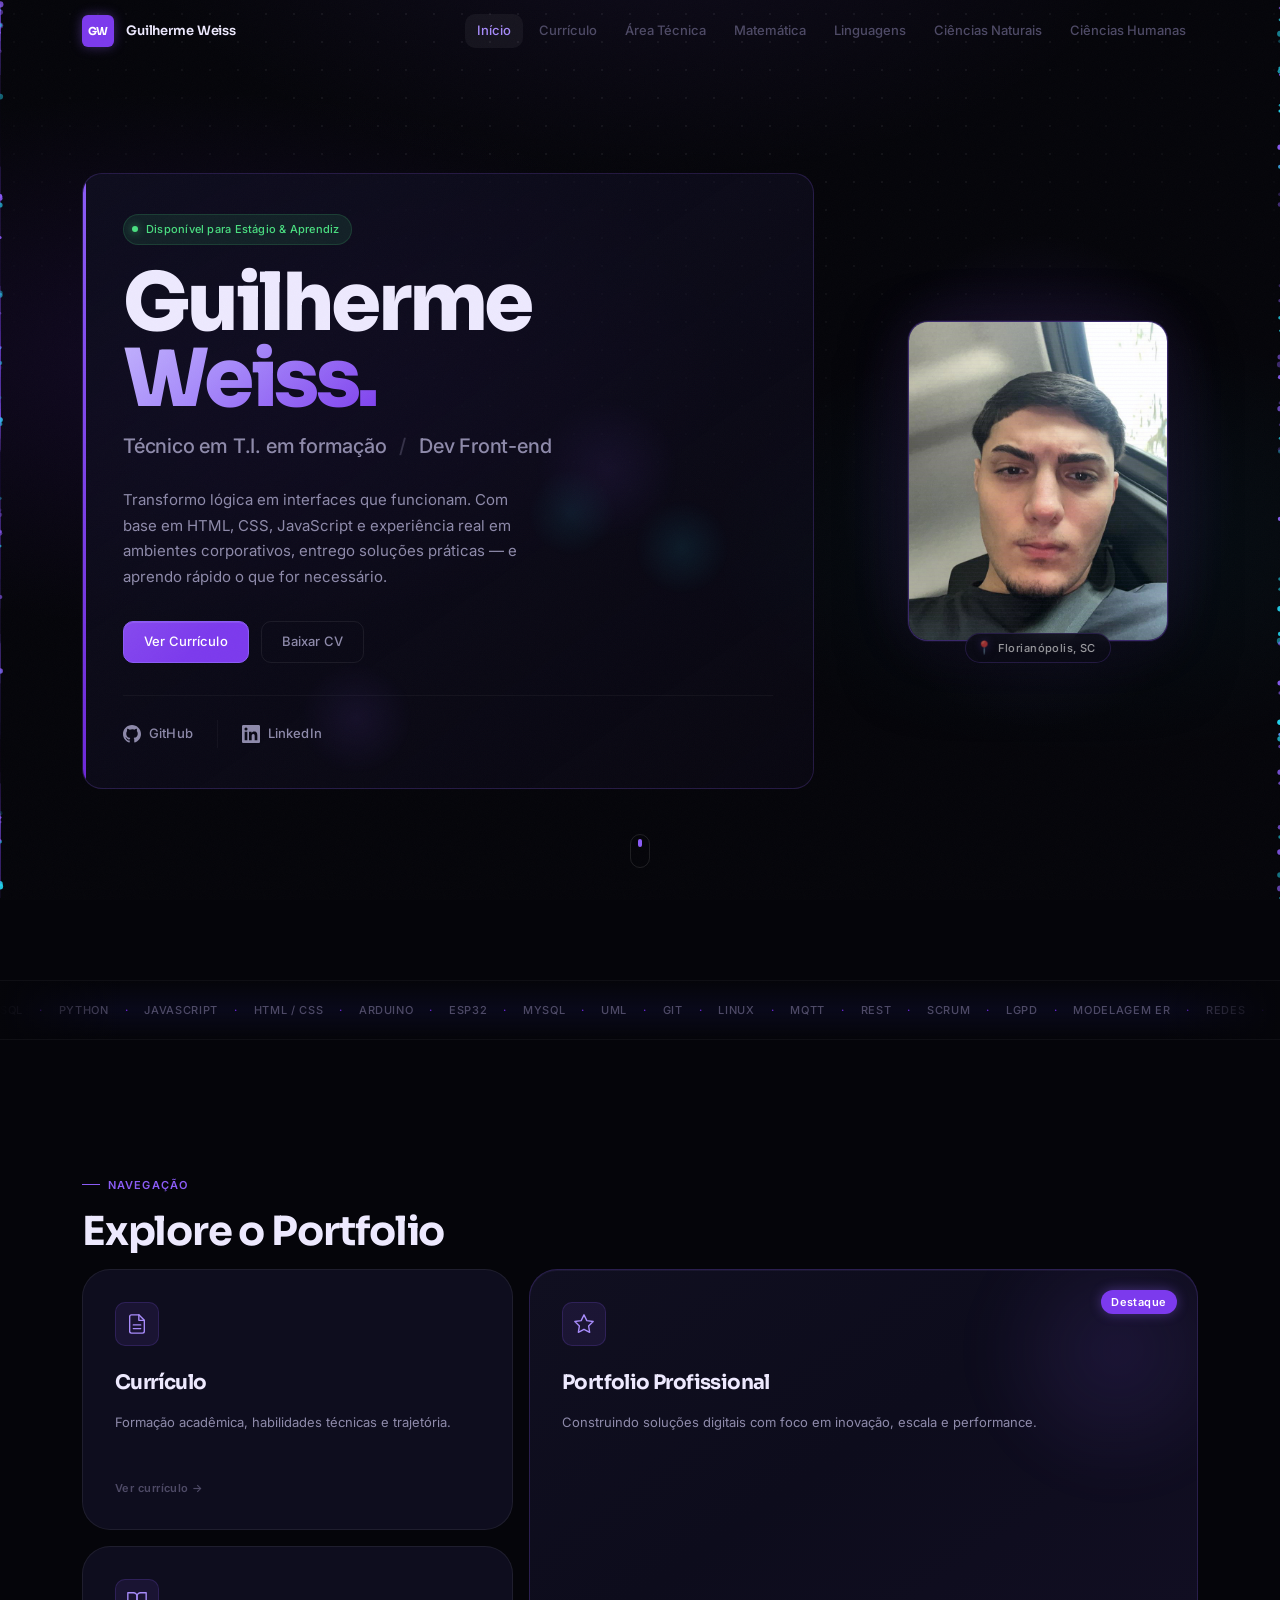
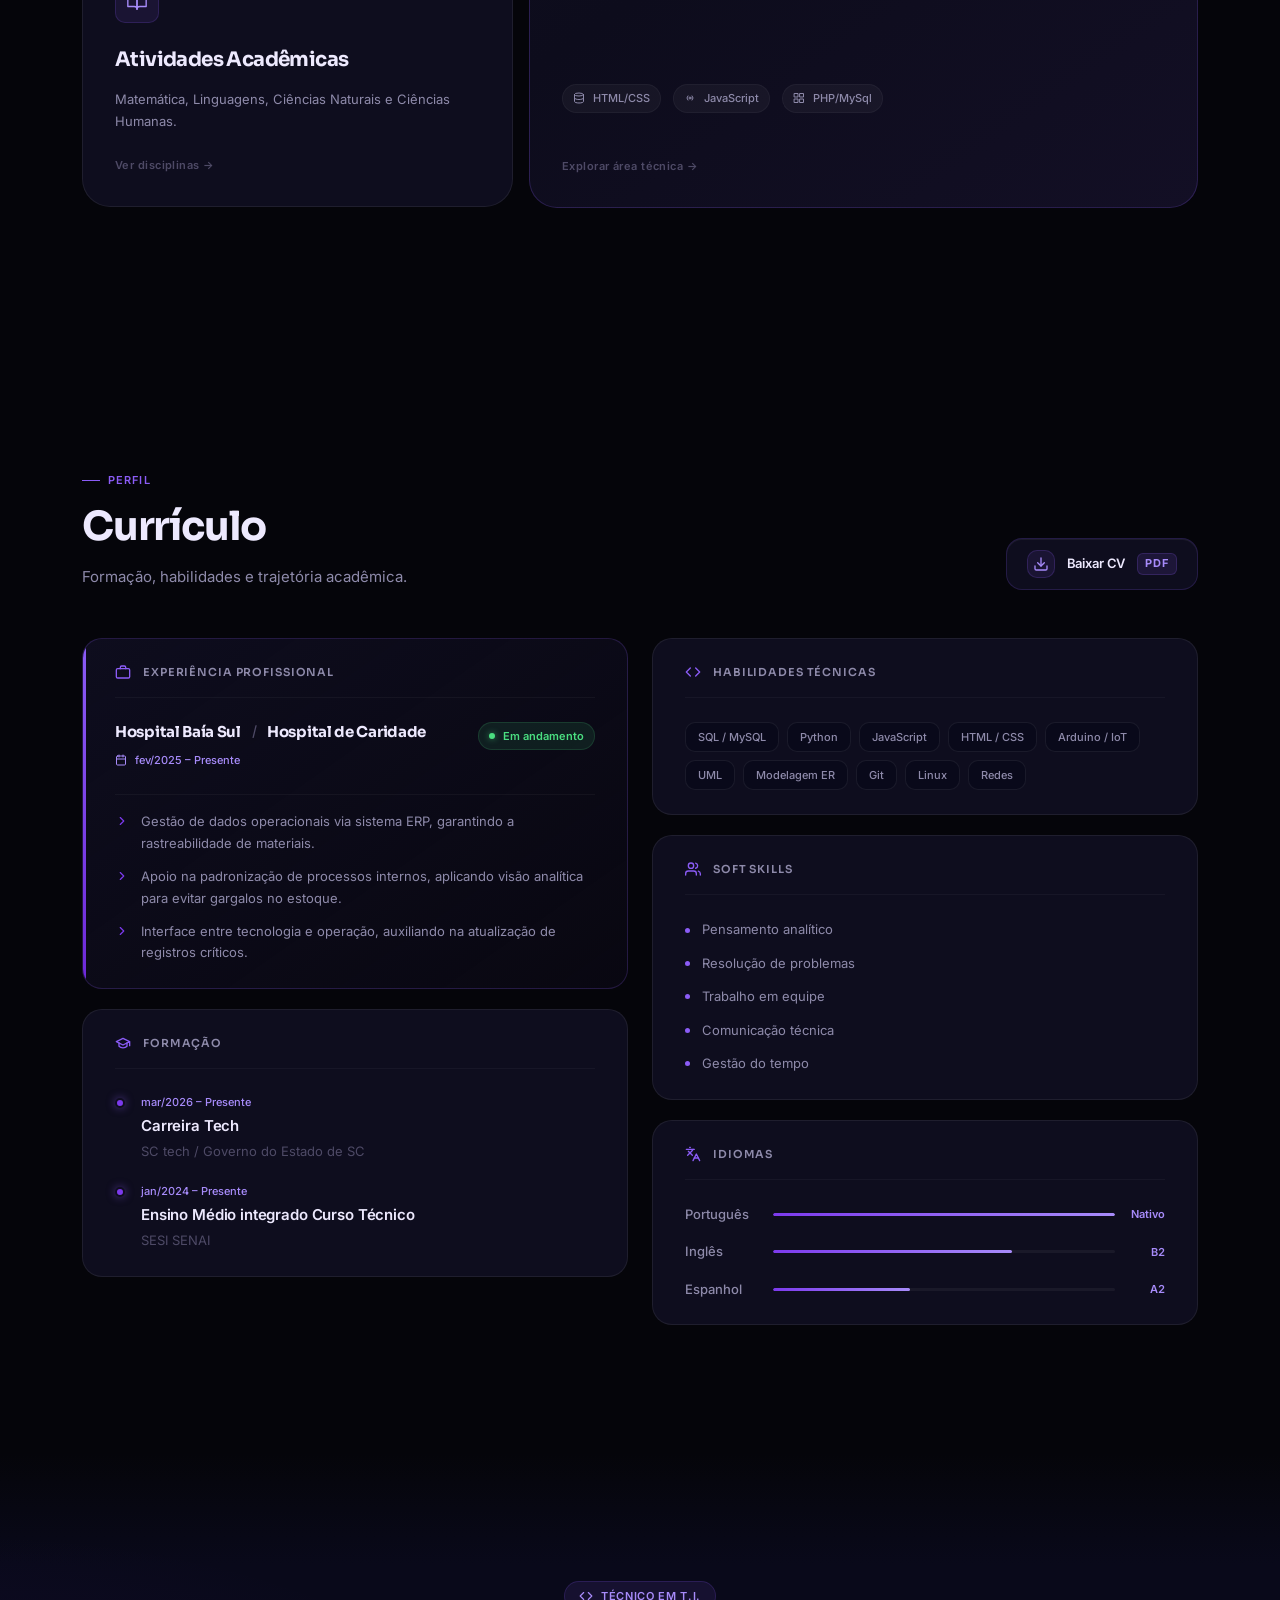
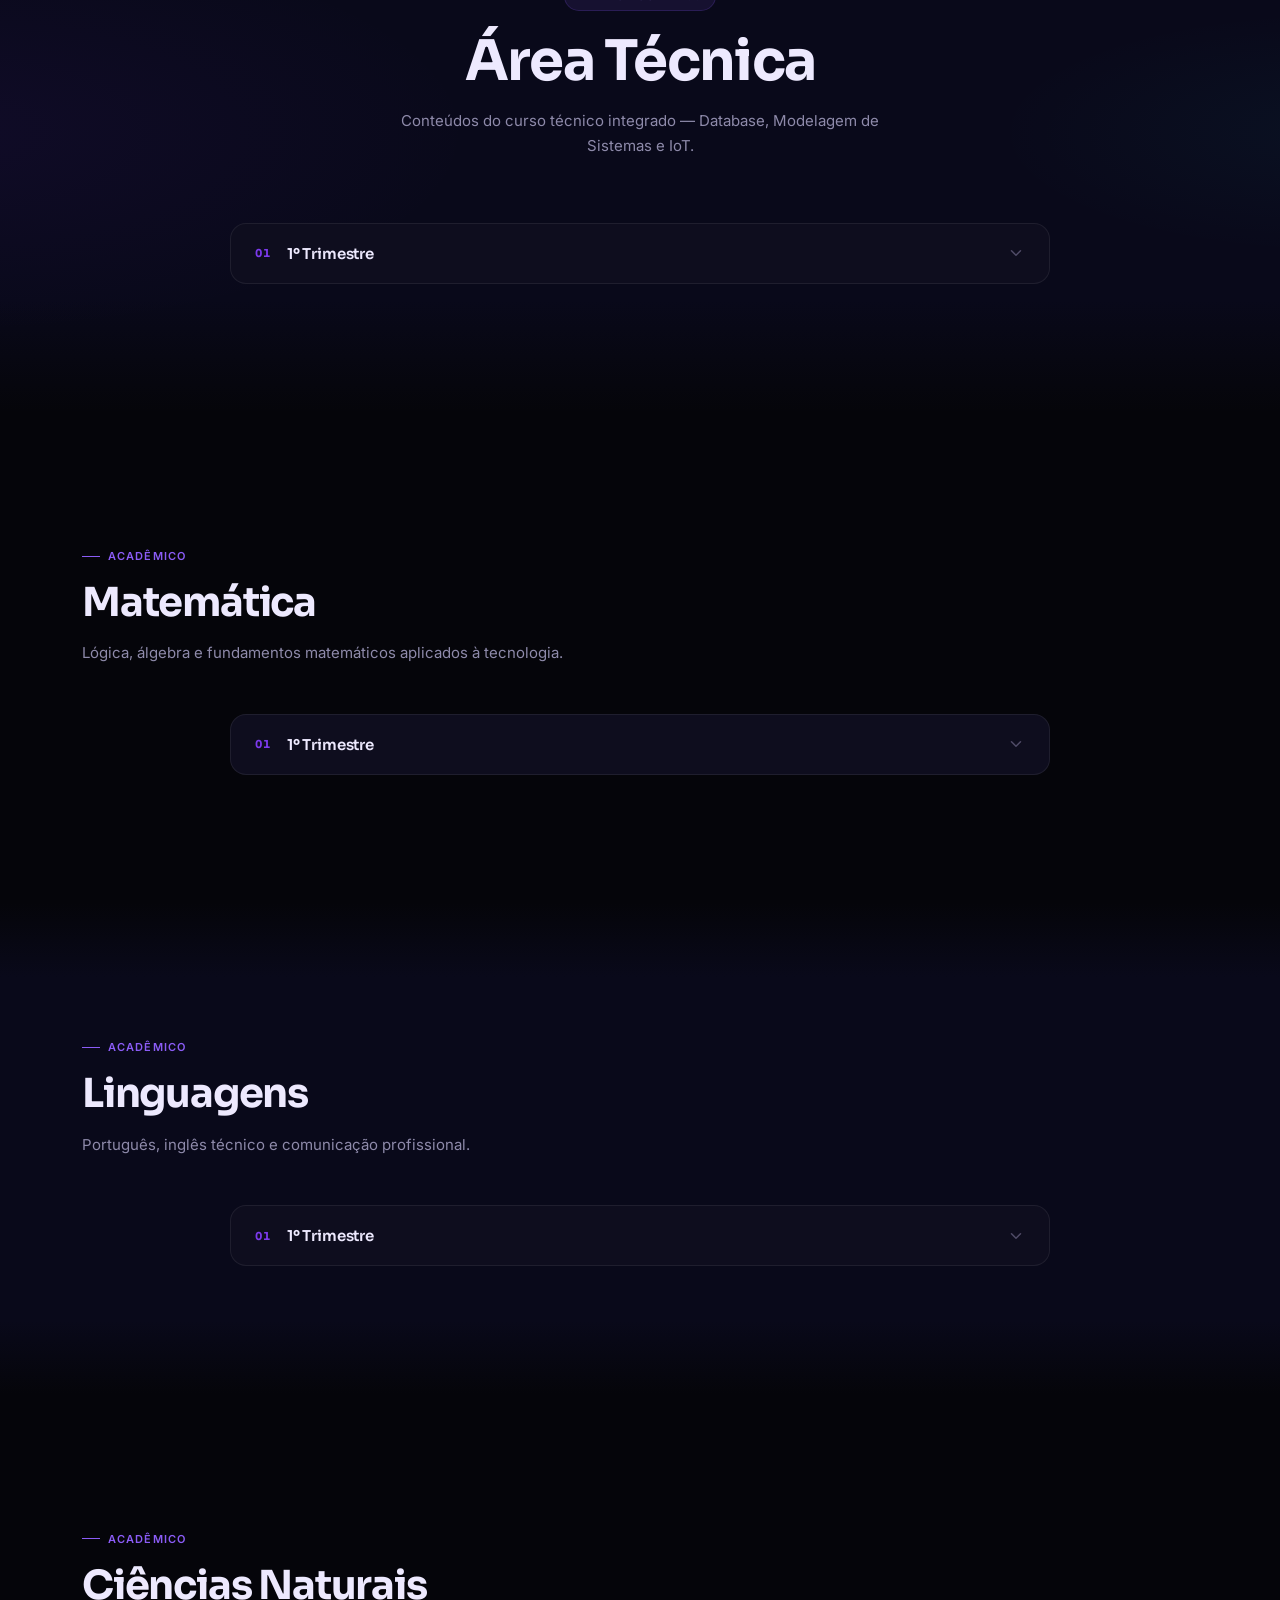
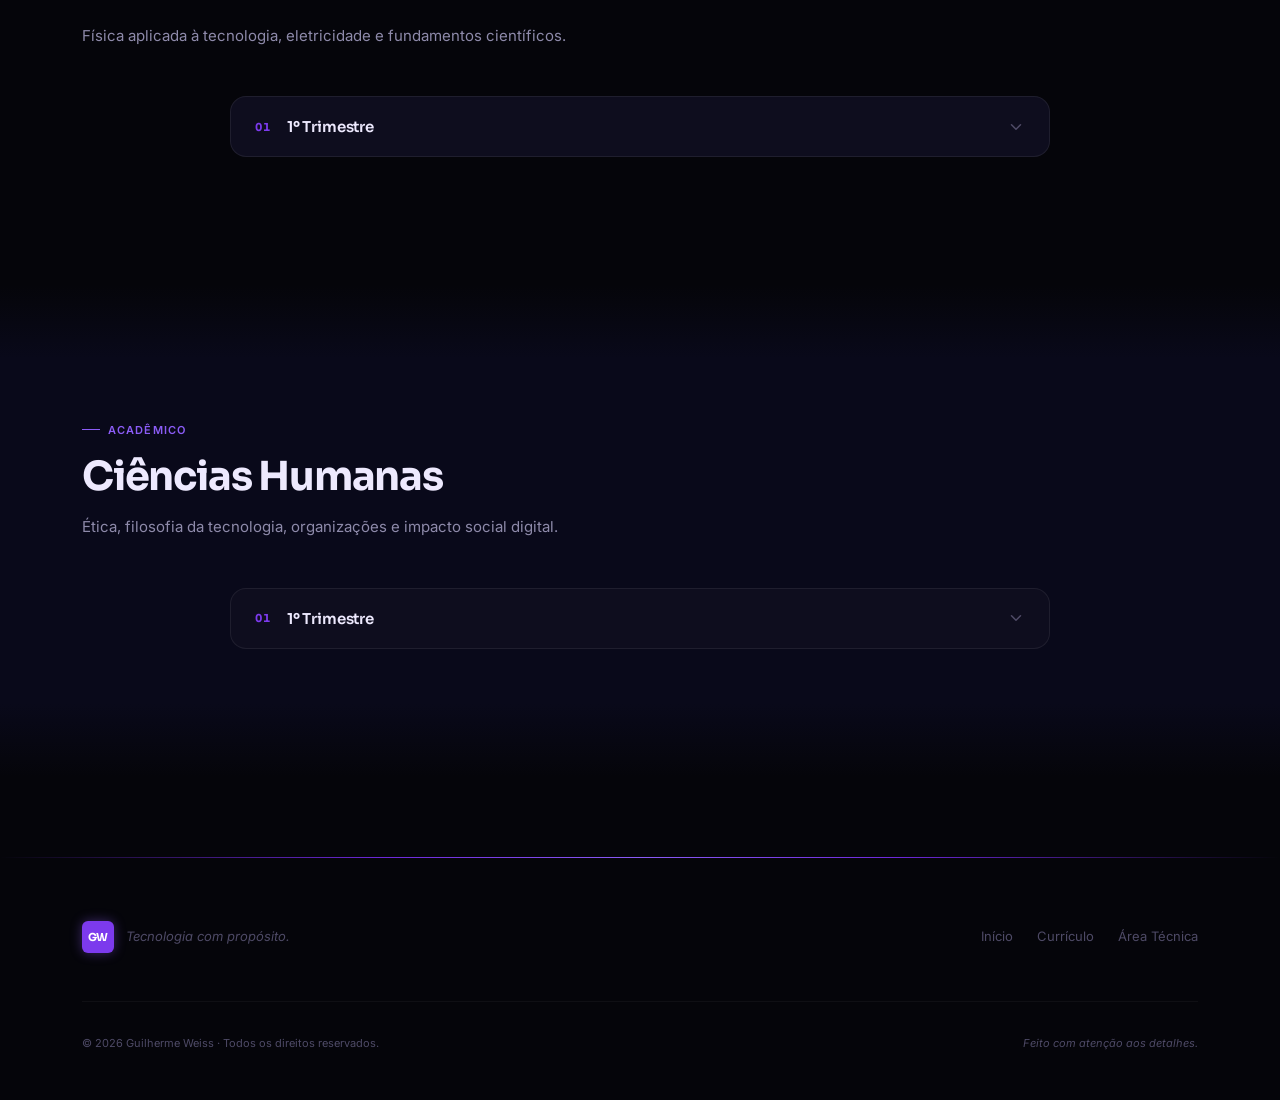
<file: index.html>
<!DOCTYPE html>

<html lang="pt-BR">
<head>
<meta charset="utf-8"/>
<meta content="width=device-width, initial-scale=1.0" name="viewport"/>
<meta content="Portfolio acadêmico e profissional de Guilherme Weiss — tecnologia, sistemas e inovação." name="description"/>
<meta content="#05050a" name="theme-color"/>
<meta content="Guilherme Weiss · Portfolio" property="og:title"/>
<meta content="Estudante de Tecnologia — Área Técnica em T.I., Database, IoT e Modelagem de Sistemas." property="og:description"/>
<title>Guilherme Weiss · Portfolio</title>
<link href="https://fonts.googleapis.com" rel="preconnect"/>
<link crossorigin="" href="https://fonts.gstatic.com" rel="preconnect"/>
<link href="https://fonts.googleapis.com/css2?family=Sora:wght@300;400;500;600;700;800&amp;family=Inter:ital,wght@0,300;0,400;0,500;0,600;1,400&amp;display=swap" rel="stylesheet"/>
<link href="favicon.ico" rel="icon" type="image/x-icon"/>
<link href="favicon.svg" rel="icon" type="image/svg+xml"/>
<link href="inicio.css" rel="stylesheet"/>

</head>
<body>
<!-- Modal: Portfolio em desenvolvimento -->
<div aria-hidden="true" aria-labelledby="wipModalTitle" aria-modal="true" class="wip-modal" id="wipModal" role="dialog">
<div class="wip-modal__backdrop" id="wipModalBackdrop"></div>
<div class="wip-modal__box">
<div aria-hidden="true" class="wip-modal__icon">
<svg fill="none" height="32" stroke="currentColor" stroke-linecap="round" stroke-linejoin="round" stroke-width="1.5" viewbox="0 0 24 24" width="32">
<path d="M14.7 6.3a1 1 0 0 0 0 1.4l1.6 1.6a1 1 0 0 0 1.4 0l3.77-3.77a6 6 0 0 1-7.94 7.94l-6.91 6.91a2.12 2.12 0 0 1-3-3l6.91-6.91a6 6 0 0 1 7.94-7.94l-3.76 3.76z"></path>
</svg>
</div>
<h2 class="wip-modal__title" id="wipModalTitle">Em Desenvolvimento</h2>
<p class="wip-modal__desc">
        O <strong>Portfólio Profissional</strong> está sendo construído.<br/>
        Em breve você poderá explorar projetos completos em Área Técnica, Database, IoT e Modelagem de Sistemas.
      </p>
<div aria-hidden="true" class="wip-modal__progress">
<div class="wip-modal__progress-bar"></div>
</div>
<button class="wip-modal__close btn btn--primary" id="wipModalClose">Entendido</button>
</div>
</div>
<!-- Custom cursor -->
<div aria-hidden="true" class="cursor" id="cursor">
<div class="cursor__ring"></div>
<div class="cursor__dot"></div>
</div>
<!-- Scroll progress bar -->
<div aria-hidden="true" class="scroll-progress" id="scrollProgress"></div>
<header class="navbar" id="navbar" role="banner">
<nav aria-label="Navegação principal" class="navbar__inner container">
<a aria-label="Guilherme Weiss — Início" class="navbar__logo" href="#hero">
<span aria-hidden="true" class="navbar__logo-mark">GW</span>
<span class="navbar__logo-text">Guilherme Weiss</span>
</a>
<ul class="navbar__links" role="list">
<li><a class="navbar__link" data-nav="hero" href="#hero">Início</a></li>
<li><a class="navbar__link" data-nav="resume" href="#resume">Currículo</a></li>
<li><a class="navbar__link" data-nav="area-tecnica" href="#area-tecnica">Área Técnica</a></li>
<li><a class="navbar__link" data-nav="mathematics" href="#mathematics">Matemática</a></li>
<li><a class="navbar__link" data-nav="languages" href="#languages">Linguagens</a></li>
<li><a class="navbar__link" data-nav="natural-sciences" href="#natural-sciences">Ciências Naturais</a></li>
<li><a class="navbar__link" data-nav="human-sciences" href="#human-sciences">Ciências Humanas</a></li>
</ul>
<button aria-controls="mobileMenu" aria-expanded="false" aria-label="Abrir menu" class="navbar__menu-btn" id="mobileMenuBtn">
<span class="navbar__menu-bar"></span>
<span class="navbar__menu-bar"></span>
<span class="navbar__menu-bar"></span>
</button>
</nav>
<div aria-hidden="true" class="navbar__mobile-menu" id="mobileMenu">
<ul role="list">
<li><a class="navbar__mobile-link" href="#hero">Início</a></li>
<li><a class="navbar__mobile-link" href="#resume">Currículo</a></li>
<li><a class="navbar__mobile-link" href="#area-tecnica">Área Técnica</a></li>
<li><a class="navbar__mobile-link" href="#mathematics">Matemática</a></li>
<li><a class="navbar__mobile-link" href="#languages">Linguagens</a></li>
<li><a class="navbar__mobile-link" href="#natural-sciences">Ciências Naturais</a></li>
<li><a class="navbar__mobile-link" href="#human-sciences">Ciências Humanas</a></li>
</ul>
</div>
</header>
<main>
<!-- ══════════════════════════════════════════
         HERO
    ══════════════════════════════════════════ -->
<section aria-labelledby="hero-heading" class="hero" id="hero">
<canvas aria-hidden="true" class="hero__particles-canvas" id="heroParticles"></canvas>
<div aria-hidden="true" class="hero__grid-bg"></div>
<div aria-hidden="true" class="hero__aurora"></div>
<div class="hero__inner container">
<!-- LEFT — content card -->
<div class="hero__content-card reveal">
<div class="hero__content">
<!-- Eyebrow -->
<div class="hero__eyebrow">
<span aria-hidden="true" class="hero__eyebrow-dot"></span>
              Disponível para Estágio &amp; Aprendiz
            </div>
<!-- Nome -->
<h1 class="hero__name" id="hero-heading">
<span class="hero__name-line">Guilherme</span><br/>
<span class="hero__name-line hero__name-accent">Weiss.</span>
</h1>
<!-- Role pill -->
<p class="hero__role">
              Técnico em T.I. em formação
              <span aria-hidden="true" class="hero__role-sep">/</span>
              Dev Front-end
            </p>
<!-- Bio — foco em valor, não em processo -->
<p class="hero__bio">
              Transformo lógica em interfaces que funcionam. Com base em HTML, CSS, JavaScript e experiência real em ambientes corporativos, entrego soluções práticas — e aprendo rápido o que for necessário.
            </p>
<!-- CTAs — primário forte, secundário discreto -->
<div class="hero__actions">
<a class="btn btn--primary js-magnetic" href="#resume">Ver Currículo</a>
<a class="btn btn--ghost" download="CV_Guilherme_Weiss.pdf" href="[data-uri]">Baixar CV</a>
</div>
<!-- Socials + separador -->
<div class="hero__socials">
<a aria-label="GitHub" class="hero__social-link" href="https://github.com/guilhermewrsilva-arch" rel="noopener noreferrer" target="_blank">
<svg aria-hidden="true" fill="currentColor" height="18" viewbox="0 0 24 24" width="18"><path d="M12 0C5.374 0 0 5.373 0 12c0 5.302 3.438 9.8 8.207 11.387.599.111.793-.261.793-.577v-2.234c-3.338.726-4.033-1.416-4.033-1.416-.546-1.387-1.333-1.756-1.333-1.756-1.089-.745.083-.729.083-.729 1.205.084 1.839 1.237 1.839 1.237 1.07 1.834 2.807 1.304 3.492.997.107-.775.418-1.305.762-1.604-2.665-.305-5.467-1.334-5.467-5.931 0-1.311.469-2.381 1.236-3.221-.124-.303-.535-1.524.117-3.176 0 0 1.008-.322 3.301 1.23A11.509 11.509 0 0 1 12 5.803c1.02.005 2.047.138 3.006.404 2.291-1.552 3.297-1.23 3.297-1.23.653 1.653.242 2.874.118 3.176.77.84 1.235 1.911 1.235 3.221 0 4.609-2.807 5.624-5.479 5.921.43.372.823 1.102.823 2.222v3.293c0 .319.192.694.801.576C20.566 21.797 24 17.3 24 12c0-6.627-5.373-12-12-12z"></path></svg>
<span>GitHub</span>
</a>
<div aria-hidden="true" class="hero__social-divider"></div>
<a aria-label="LinkedIn" class="hero__social-link" href="https://www.linkedin.com/in/guilherme-weiss-a996a1350" rel="noopener noreferrer" target="_blank">
<svg aria-hidden="true" fill="currentColor" height="18" viewbox="0 0 24 24" width="18"><path d="M20.447 20.452h-3.554v-5.569c0-1.328-.027-3.037-1.852-3.037-1.853 0-2.136 1.445-2.136 2.939v5.667H9.351V9h3.414v1.561h.046c.477-.9 1.637-1.85 3.37-1.85 3.601 0 4.267 2.37 4.267 5.455v6.286zM5.337 7.433a2.062 2.062 0 0 1-2.063-2.065 2.064 2.064 0 1 1 2.063 2.065zm1.782 13.019H3.555V9h3.564v11.452zM22.225 0H1.771C.792 0 0 .774 0 1.729v20.542C0 23.227.792 24 1.771 24h20.451C23.2 24 24 23.227 24 22.271V1.729C24 .774 23.2 0 22.222 0h.003z"></path></svg>
<span>LinkedIn</span>
</a>
</div>
</div>
</div>
<!-- RIGHT — foto -->
<div aria-label="Foto de perfil" class="hero__photo-wrap reveal reveal--delay-1">
<div aria-hidden="true" class="hero__photo-glow"></div>
<div class="hero__photo-frame">
<img alt="Guilherme Weiss" class="hero__photo-img" id="heroPhoto" src="[data-uri]"/>
<div aria-hidden="true" class="hero__photo-placeholder" id="heroPlaceholder">
</div>
</div>
<!-- Badge localização -->
<div aria-hidden="true" class="hero__photo-badge">
<span aria-hidden="true" class="hero__photo-badge-pin">📍</span>Florianópolis, SC
          </div>
</div>
</div>
<div aria-hidden="true" class="hero__scroll-cue">
<div class="hero__scroll-track"><div class="hero__scroll-thumb"></div></div>
</div>
</section>
<!-- ══════════════════════════════════════════
         SKILLS MARQUEE
    ══════════════════════════════════════════ -->
<div aria-hidden="true" class="marquee" role="presentation">
<div class="marquee__fade marquee__fade--l"></div>
<div class="marquee__fade marquee__fade--r"></div>
<div class="marquee__track">
<div class="marquee__group">
<span>SQL</span><span class="marquee__sep">·</span>
<span>Python</span><span class="marquee__sep">·</span>
<span>JavaScript</span><span class="marquee__sep">·</span>
<span>HTML / CSS</span><span class="marquee__sep">·</span>
<span>Arduino</span><span class="marquee__sep">·</span>
<span>ESP32</span><span class="marquee__sep">·</span>
<span>MySQL</span><span class="marquee__sep">·</span>
<span>UML</span><span class="marquee__sep">·</span>
<span>Git</span><span class="marquee__sep">·</span>
<span>Linux</span><span class="marquee__sep">·</span>
<span>MQTT</span><span class="marquee__sep">·</span>
<span>REST</span><span class="marquee__sep">·</span>
<span>Scrum</span><span class="marquee__sep">·</span>
<span>LGPD</span><span class="marquee__sep">·</span>
<span>Modelagem ER</span><span class="marquee__sep">·</span>
<span>Redes</span><span class="marquee__sep">·</span>
</div>
<div aria-hidden="true" class="marquee__group">
<span>SQL</span><span class="marquee__sep">·</span>
<span>Python</span><span class="marquee__sep">·</span>
<span>JavaScript</span><span class="marquee__sep">·</span>
<span>HTML / CSS</span><span class="marquee__sep">·</span>
<span>Arduino</span><span class="marquee__sep">·</span>
<span>ESP32</span><span class="marquee__sep">·</span>
<span>MySQL</span><span class="marquee__sep">·</span>
<span>UML</span><span class="marquee__sep">·</span>
<span>Git</span><span class="marquee__sep">·</span>
<span>Linux</span><span class="marquee__sep">·</span>
<span>MQTT</span><span class="marquee__sep">·</span>
<span>REST</span><span class="marquee__sep">·</span>
<span>Scrum</span><span class="marquee__sep">·</span>
<span>LGPD</span><span class="marquee__sep">·</span>
<span>Modelagem ER</span><span class="marquee__sep">·</span>
<span>Redes</span><span class="marquee__sep">·</span>
</div>
</div>
</div>
<!-- ══════════════════════════════════════════
         BENTO — ASYMMETRIC GRID
    ══════════════════════════════════════════ -->
<section aria-labelledby="bento-heading" class="bento" id="portfolio">
<div class="container">
<div class="section-label reveal">Navegação</div>
<h2 class="section-heading reveal" id="bento-heading">Explore o Portfolio</h2>
<div class="bento__grid reveal reveal--delay-1">
<a aria-label="Ver Currículo" class="bento__card" href="#resume" id="bento-resume" style="grid-area: resume;">
<div aria-hidden="true" class="bento__spotlight"></div>
<div aria-hidden="true" class="bento__card-icon">
<svg fill="none" height="22" stroke="currentColor" stroke-linecap="round" stroke-linejoin="round" stroke-width="1.5" viewbox="0 0 24 24" width="22"><path d="M14 2H6a2 2 0 0 0-2 2v16a2 2 0 0 0 2 2h12a2 2 0 0 0 2-2V8z"></path><polyline points="14 2 14 8 20 8"></polyline><line x1="16" x2="8" y1="13" y2="13"></line><line x1="16" x2="8" y1="17" y2="17"></line></svg>
</div>
<h3 class="bento__card-title">Currículo</h3>
<p class="bento__card-desc">Formação acadêmica, habilidades técnicas e trajetória.</p>
<span aria-hidden="true" class="bento__card-link">Ver currículo →</span>
</a>
<a aria-label="Ver Portfolio Profissional" class="bento__card bento__card--featured" href="#" id="bento-portfolio" style="grid-area: featured;">
<div aria-hidden="true" class="bento__spotlight"></div>
<div aria-hidden="true" class="bento__card-featured-bg"></div>
<div class="bento__card-badge">Destaque</div>
<div aria-hidden="true" class="bento__card-icon">
<svg fill="none" height="22" stroke="currentColor" stroke-linecap="round" stroke-linejoin="round" stroke-width="1.5" viewbox="0 0 24 24" width="22"><polygon points="12 2 15.09 8.26 22 9.27 17 14.14 18.18 21.02 12 17.77 5.82 21.02 7 14.14 2 9.27 8.91 8.26 12 2"></polygon></svg>
</div>
<h3 class="bento__card-title">Portfolio Profissional</h3>
<p class="bento__card-desc">Construindo soluções digitais com foco em inovação, escala e performance.</p>
<div class="bento__card-tech-row">
<div class="bento__tech-item">
<svg aria-hidden="true" fill="none" height="12" stroke="currentColor" stroke-linecap="round" stroke-linejoin="round" stroke-width="2" viewbox="0 0 24 24" width="12"><ellipse cx="12" cy="5" rx="9" ry="3"></ellipse><path d="M21 12c0 1.66-4 3-9 3s-9-1.34-9-3"></path><path d="M3 5v14c0 1.66 4 3 9 3s9-1.34 9-3V5"></path></svg>
                HTML/CSS
              </div>
<div class="bento__tech-item">
<svg aria-hidden="true" fill="none" height="12" stroke="currentColor" stroke-linecap="round" stroke-linejoin="round" stroke-width="2" viewbox="0 0 24 24" width="12"><circle cx="12" cy="12" r="2"></circle><path d="M16.24 7.76a6 6 0 0 1 0 8.49m-8.48-.01a6 6 0 0 1 0-8.49"></path></svg>
                JavaScript
              </div>
<div class="bento__tech-item">
<svg aria-hidden="true" fill="none" height="12" stroke="currentColor" stroke-linecap="round" stroke-linejoin="round" stroke-width="2" viewbox="0 0 24 24" width="12"><rect height="7" width="7" x="3" y="3"></rect><rect height="7" width="7" x="14" y="3"></rect><rect height="7" width="7" x="14" y="14"></rect><rect height="7" width="7" x="3" y="14"></rect></svg>
                PHP/MySql
              </div>
</div>
<span aria-hidden="true" class="bento__card-link">Explorar área técnica →</span>
</a>
<a aria-label="Ver Atividades Acadêmicas" class="bento__card" href="#mathematics" id="bento-activities" style="grid-area: academic;">
<div aria-hidden="true" class="bento__spotlight"></div>
<div aria-hidden="true" class="bento__card-icon">
<svg fill="none" height="22" stroke="currentColor" stroke-linecap="round" stroke-linejoin="round" stroke-width="1.5" viewbox="0 0 24 24" width="22"><path d="M2 3h6a4 4 0 0 1 4 4v14a3 3 0 0 0-3-3H2z"></path><path d="M22 3h-6a4 4 0 0 0-4 4v14a3 3 0 0 1 3-3h7z"></path></svg>
</div>
<h3 class="bento__card-title">Atividades Acadêmicas</h3>
<p class="bento__card-desc">Matemática, Linguagens, Ciências Naturais e Ciências Humanas.</p>
<span aria-hidden="true" class="bento__card-link">Ver disciplinas →</span>
</a>
</div>
</div>
</section>
<!-- ══════════════════════════════════════════
         RESUME
    ══════════════════════════════════════════ -->
<section aria-labelledby="resume-heading" class="section" id="resume">
<div class="container">
<!-- Section header row: text left / CTA right -->
<div class="resume__section-header reveal">
<div class="resume__section-header-text">
<div class="section-label">Perfil</div>
<h2 class="section-heading" id="resume-heading">Currículo</h2>
<p class="section-subheading">Formação, habilidades e trajetória acadêmica.</p>
</div>
<a aria-label="Baixar CV em PDF" class="btn btn--download" download="CV_Guilherme_Weiss_Profissional.pdf" href="[data-uri]" id="cv-download-btn">
<span aria-hidden="true" class="btn--download-icon">
<svg fill="none" height="16" stroke="currentColor" stroke-linecap="round" stroke-linejoin="round" stroke-width="2" viewbox="0 0 24 24" width="16">
<path d="M21 15v4a2 2 0 0 1-2 2H5a2 2 0 0 1-2-2v-4"></path>
<polyline points="7 10 12 15 17 10"></polyline>
<line x1="12" x2="12" y1="15" y2="3"></line>
</svg>
</span>
<span class="btn--download-label">Baixar CV</span>
<span aria-hidden="true" class="btn--download-ext">PDF</span>
</a>
</div>
<div class="resume__grid reveal reveal--delay-1">
<div class="resume__column">
<!-- ── Experiência Profissional ── -->
<div class="resume__block resume__block--experience">
<h3 class="resume__block-title">
<span aria-hidden="true" class="resume__block-icon">
<svg fill="none" height="16" stroke="currentColor" stroke-linecap="round" stroke-linejoin="round" stroke-width="2" viewbox="0 0 24 24" width="16"><rect height="14" rx="2" width="20" x="2" y="7"></rect><path d="M16 7V5a2 2 0 0 0-2-2h-4a2 2 0 0 0-2 2v2"></path></svg>
</span>
                Experiência Profissional
              </h3>
<div class="experience-card">
<!-- Header row: company + active badge -->
<div class="experience-card__header">
<div>
<h4 class="experience-card__company">
                      Hospital Baía Sul
                      <span aria-hidden="true" class="experience-card__sep">/</span>
                      Hospital de Caridade
                    </h4>
<p class="experience-card__period">
<svg aria-hidden="true" fill="none" height="12" stroke="currentColor" stroke-linecap="round" stroke-linejoin="round" stroke-width="2" viewbox="0 0 24 24" width="12"><rect height="18" rx="2" width="18" x="3" y="4"></rect><line x1="16" x2="16" y1="2" y2="6"></line><line x1="8" x2="8" y1="2" y2="6"></line><line x1="3" x2="21" y1="10" y2="10"></line></svg>
                      fev/2025 – Presente
                    </p>
</div>
<span class="experience-card__badge">
<span aria-hidden="true" class="experience-card__badge-dot"></span>
                    Em andamento
                  </span>
</div>
<!-- Responsibilities -->
<ul aria-label="Responsabilidades" class="experience-card__list">
<li class="experience-card__item">
<svg aria-hidden="true" class="experience-card__item-icon" fill="none" height="14" stroke="currentColor" stroke-linecap="round" stroke-linejoin="round" stroke-width="2" viewbox="0 0 24 24" width="14"><polyline points="9 18 15 12 9 6"></polyline></svg>
<span>Gestão de dados operacionais via sistema ERP, garantindo a rastreabilidade de materiais.</span>
</li>
<li class="experience-card__item">
<svg aria-hidden="true" class="experience-card__item-icon" fill="none" height="14" stroke="currentColor" stroke-linecap="round" stroke-linejoin="round" stroke-width="2" viewbox="0 0 24 24" width="14"><polyline points="9 18 15 12 9 6"></polyline></svg>
<span>Apoio na padronização de processos internos, aplicando visão analítica para evitar gargalos no estoque.</span>
</li>
<li class="experience-card__item">
<svg aria-hidden="true" class="experience-card__item-icon" fill="none" height="14" stroke="currentColor" stroke-linecap="round" stroke-linejoin="round" stroke-width="2" viewbox="0 0 24 24" width="14"><polyline points="9 18 15 12 9 6"></polyline></svg>
<span>Interface entre tecnologia e operação, auxiliando na atualização de registros críticos.</span>
</li>
</ul>
</div>
</div>
<!-- ── Formação ── -->
<div class="resume__block">
<h3 class="resume__block-title">
<span aria-hidden="true" class="resume__block-icon">
<svg fill="none" height="16" stroke="currentColor" stroke-linecap="round" stroke-linejoin="round" stroke-width="2" viewbox="0 0 24 24" width="16"><path d="M22 10v6M2 10l10-5 10 5-10 5z"></path><path d="M6 12v5c3 3 9 3 12 0v-5"></path></svg>
</span>
                Formação
              </h3>
<div class="timeline">
<div class="timeline__item">
<div aria-hidden="true" class="timeline__dot"></div>
<div class="timeline__content">
<p class="timeline__period">mar/2026 – Presente</p>
<h4 class="timeline__title">Carreira Tech</h4>
<p class="timeline__place">SC tech / Governo do Estado de SC</p>
</div>
</div>
<div class="timeline__item">
<div aria-hidden="true" class="timeline__dot"></div>
<div class="timeline__content">
<p class="timeline__period">jan/2024 – Presente</p>
<h4 class="timeline__title">Ensino Médio integrado Curso Técnico</h4>
<p class="timeline__place">SESI SENAI</p>
</div>
</div>
</div>
</div>
</div>
<div class="resume__column">
<div class="resume__block">
<h3 class="resume__block-title">
<span aria-hidden="true" class="resume__block-icon">
<svg fill="none" height="16" stroke="currentColor" stroke-linecap="round" stroke-linejoin="round" stroke-width="2" viewbox="0 0 24 24" width="16"><polyline points="16 18 22 12 16 6"></polyline><polyline points="8 6 2 12 8 18"></polyline></svg>
</span>
                Habilidades Técnicas
              </h3>
<div class="skill-tags">
<span class="skill-tag">SQL / MySQL</span>
<span class="skill-tag">Python</span>
<span class="skill-tag">JavaScript</span>
<span class="skill-tag">HTML / CSS</span>
<span class="skill-tag">Arduino / IoT</span>
<span class="skill-tag">UML</span>
<span class="skill-tag">Modelagem ER</span>
<span class="skill-tag">Git</span>
<span class="skill-tag">Linux</span>
<span class="skill-tag">Redes</span>
</div>
</div>
<div class="resume__block">
<h3 class="resume__block-title">
<span aria-hidden="true" class="resume__block-icon">
<svg fill="none" height="16" stroke="currentColor" stroke-linecap="round" stroke-linejoin="round" stroke-width="2" viewbox="0 0 24 24" width="16"><path d="M17 21v-2a4 4 0 0 0-4-4H5a4 4 0 0 0-4 4v2"></path><circle cx="9" cy="7" r="4"></circle><path d="M23 21v-2a4 4 0 0 0-3-3.87"></path><path d="M16 3.13a4 4 0 0 1 0 7.75"></path></svg>
</span>
                Soft Skills
              </h3>
<ul class="soft-skills">
<li class="soft-skill"><span aria-hidden="true" class="soft-skill__dot"></span>Pensamento analítico</li>
<li class="soft-skill"><span aria-hidden="true" class="soft-skill__dot"></span>Resolução de problemas</li>
<li class="soft-skill"><span aria-hidden="true" class="soft-skill__dot"></span>Trabalho em equipe</li>
<li class="soft-skill"><span aria-hidden="true" class="soft-skill__dot"></span>Comunicação técnica</li>
<li class="soft-skill"><span aria-hidden="true" class="soft-skill__dot"></span>Gestão do tempo</li>
</ul>
</div>
<div class="resume__block">
<h3 class="resume__block-title">
<span aria-hidden="true" class="resume__block-icon">
<svg fill="none" height="16" stroke="currentColor" stroke-linecap="round" stroke-linejoin="round" stroke-width="2" viewbox="0 0 24 24" width="16"><path d="M5 8l6 6"></path><path d="M4 14l6-6 2-3"></path><path d="M2 5h12"></path><path d="M7 2h1"></path><path d="M22 22l-5-10-5 10"></path><path d="M14 18h6"></path></svg>
</span>
                Idiomas
              </h3>
<div class="skill-list">
<div class="skill-item">
<span class="skill-item__name">Português</span>
<div aria-label="Português: nativo" aria-valuemax="100" aria-valuemin="0" aria-valuenow="100" class="skill-item__bar" role="progressbar">
<div class="skill-item__fill" style="--fill:100%"></div>
</div>
<span class="skill-item__level">Nativo</span>
</div>
<div class="skill-item">
<span class="skill-item__name">Inglês</span>
<div aria-label="Inglês: B2" aria-valuemax="100" aria-valuemin="0" aria-valuenow="70" class="skill-item__bar" role="progressbar">
<div class="skill-item__fill" style="--fill:70%"></div>
</div>
<span class="skill-item__level">B2</span>
</div>
<div class="skill-item">
<span class="skill-item__name">Espanhol</span>
<div aria-label="Espanhol: A2" aria-valuemax="100" aria-valuemin="0" aria-valuenow="40" class="skill-item__bar" role="progressbar">
<div class="skill-item__fill" style="--fill:40%"></div>
</div>
<span class="skill-item__level">A2</span>
</div>
</div>
</div>
</div>
</div>
</div>
</section>
<!-- ══════════════════════════════════════════
         TECHNICAL: ÁREA TÉCNICA
    ══════════════════════════════════════════ -->
<section aria-labelledby="area-tecnica-heading" class="tech-section tech-section--database" id="area-tecnica">
<div aria-hidden="true" class="tech-section__bg"></div>
<div class="container">
<div class="tech-section__header reveal">
<div class="tech-section__pill">
<svg aria-hidden="true" fill="none" height="14" stroke="currentColor" stroke-linecap="round" stroke-linejoin="round" stroke-width="2" viewbox="0 0 24 24" width="14"><polyline points="16 18 22 12 16 6"></polyline><polyline points="8 6 2 12 8 18"></polyline></svg>
            Técnico em T.I.
          </div>
<h2 class="section-heading tech-section__title" id="area-tecnica-heading">Área Técnica</h2>
<p class="section-subheading tech-section__sub">Conteúdos do curso técnico integrado — Database, Modelagem de Sistemas e IoT.</p>
</div>

<div class="tech-section__content reveal reveal--delay-1">
<div class="accordion-group" id="area-tecnica-accordions">

<!-- NOVO ACCORDION ÚNICO -->
<div class="accordion" data-accordion="">
<button aria-controls="at-t1" aria-expanded="false" class="accordion__trigger" id="at-t1-btn">
<span aria-hidden="true" class="accordion__indicator"></span>
<span aria-hidden="true" class="accordion__num">01</span>
<span class="accordion__title">1º Trimestre</span>
<svg aria-hidden="true" class="accordion__chevron" fill="none" height="18" stroke="currentColor" stroke-linecap="round" stroke-linejoin="round" stroke-width="2" viewbox="0 0 24 24" width="18"><polyline points="6 9 12 15 18 9"></polyline></svg>
</button>

<div aria-labelledby="at-t1-btn" class="accordion__panel" hidden="" id="at-t1" role="region">
<div class="accordion__body">
<div class="hum-act-grid">

<!-- CARD TELEIOS -->
<a href="Atividades/Area técnica/AT.html" class="hum-act-card">
<div class="hum-act-card__glow"></div>

<div class="hum-act-card__top">
<span class="hum-act-card__num">01</span>
<span class="hum-act-card__tag">Área Técnica</span>
</div>

<h4 class="hum-act-card__title">SA - Teleios</h4>
<p class="hum-act-card__desc">
Modelagem estratégica e desenvolvimento de projeto da plataforma Teleios.
</p>

<div class="hum-act-card__footer">
<span class="hum-act-card__cta">Visualizar <svg aria-hidden="true" fill="none" height="14" stroke="currentColor" stroke-linecap="round" stroke-linejoin="round" stroke-width="2.5" viewBox="0 0 24 24" width="14"><line x1="5" x2="19" y1="12" y2="12"></line><polyline points="12 5 19 12 12 19"></polyline></svg></span>
</div>
</a>

</div>
</div>
</div>
</div>

</div>
</div>
</div>
</section>
<!-- ══════════════════════════════════════════
         ACADEMIC: MATHEMATICS
    ══════════════════════════════════════════ -->
<section aria-labelledby="math-heading" class="section academic-section" id="mathematics">
<div class="container">
<div class="section-label reveal">Acadêmico</div>
<h2 class="section-heading reveal" id="math-heading">Matemática</h2>
<p class="section-subheading reveal">Lógica, álgebra e fundamentos matemáticos aplicados à tecnologia.</p>
<div class="accordion-group reveal reveal--delay-1" id="math-accordions">
<div class="accordion" data-accordion="">
<button aria-controls="math-t1" aria-expanded="false" class="accordion__trigger" id="math-t1-btn"><span aria-hidden="true" class="accordion__indicator"></span><span aria-hidden="true" class="accordion__num">01</span><span class="accordion__title">1º Trimestre</span><svg aria-hidden="true" class="accordion__chevron" fill="none" height="18" stroke="currentColor" stroke-linecap="round" stroke-linejoin="round" stroke-width="2" viewbox="0 0 24 24" width="18"><polyline points="6 9 12 15 18 9"></polyline></svg></button>

<div aria-labelledby="math-t1-btn" class="accordion__panel" hidden="" id="math-t1" role="region">
<div class="accordion__body">
<div class="hum-act-grid">

<!-- CARD ORIGINAL -->
<a class="hum-act-card" href="Atividades/Matematica/1 - trimestre/Jogo/jogo.html">
<div aria-hidden="true" class="hum-act-card__glow"></div>
<div class="hum-act-card__top">
<span aria-hidden="true" class="hum-act-card__num">01</span>
<span class="hum-act-card__tag">Matemática</span>
</div>
<h4 class="hum-act-card__title">Game: Quebrando a Banca</h4>
<p class="hum-act-card__desc">Escape room digital com desafios de probabilidade e combinatória — descubra o código do cofre antes dos adversários.</p>
<div class="hum-act-card__footer">
<span class="hum-act-card__cta">Visualizar <svg aria-hidden="true" fill="none" height="14" stroke="currentColor" stroke-linecap="round" stroke-linejoin="round" stroke-width="2.5" viewBox="0 0 24 24" width="14"><line x1="5" x2="19" y1="12" y2="12"></line><polyline points="12 5 19 12 12 19"></polyline></svg></span>
</div>
</a>

<!-- NOVO CARD ADICIONADO -->
<a href="Atividades/Matematica/1 - trimestre/Filme/filme.html#" class="hum-act-card">
<div class="hum-act-card__glow"></div>
<div class="hum-act-card__top">
<span class="hum-act-card__num">02</span>
<span class="hum-act-card__tag">Matemática</span>
</div>
<h4 class="hum-act-card__title">Filme: Quebrando a Banca</h4>
<p class="hum-act-card__desc">
Análise documentada do filme ''Quebrando a Banca'' com foco em probabilidade e tomada de decisão aplicado a jogos de cassino em Las Vegas.
</p>
<div class="hum-act-card__footer">
<span class="hum-act-card__cta">Visualizar <svg aria-hidden="true" fill="none" height="14" stroke="currentColor" stroke-linecap="round" stroke-linejoin="round" stroke-width="2.5" viewBox="0 0 24 24" width="14"><line x1="5" x2="19" y1="12" y2="12"></line><polyline points="12 5 19 12 12 19"></polyline></svg></span>
</div>
</a>

</div>
</div>
</div>
</div>

</div>
</div>
</div>
</section>

</div>
</div>
</section>
<!-- ══════════════════════════════════════════
         ACADEMIC: LANGUAGES
    ══════════════════════════════════════════ -->
<section aria-labelledby="languages-heading" class="section academic-section" id="languages">
<div class="container">
<div class="section-label reveal">Acadêmico</div>
<h2 class="section-heading reveal" id="languages-heading">Linguagens</h2>
<p class="section-subheading reveal">Português, inglês técnico e comunicação profissional.</p>
<div class="accordion-group reveal reveal--delay-1" id="languages-accordions">
<div class="accordion" data-accordion="">
<button aria-controls="lang-t1" aria-expanded="false" class="accordion__trigger" id="lang-t1-btn"><span aria-hidden="true" class="accordion__indicator"></span><span aria-hidden="true" class="accordion__num">01</span><span class="accordion__title">1º Trimestre</span><svg aria-hidden="true" class="accordion__chevron" fill="none" height="18" stroke="currentColor" stroke-linecap="round" stroke-linejoin="round" stroke-width="2" viewbox="0 0 24 24" width="18"><polyline points="6 9 12 15 18 9"></polyline></svg></button>

<div aria-labelledby="lang-t1-btn" class="accordion__panel" hidden="" id="lang-t1" role="region">
<div class="accordion__body">
<div class="hum-act-grid">

<!-- GAME LITERÁRIO -->
<a href="Atividades/Linguagens/1 - trimestre/Jogo/jogo.html" class="hum-act-card">
<div class="hum-act-card__glow"></div>
<div class="hum-act-card__top">
<span class="hum-act-card__num">01</span>
<span class="hum-act-card__tag">Linguagens</span>
</div>
<h4 class="hum-act-card__title">Game Literário</h4>
<p class="hum-act-card__desc">
Revisão das escolas literárias através da criação de jogos digitais.
</p>
<div class="hum-act-card__footer">
<span class="hum-act-card__cta">Visualizar <svg aria-hidden="true" fill="none" height="14" stroke="currentColor" stroke-linecap="round" stroke-linejoin="round" stroke-width="2.5" viewBox="0 0 24 24" width="14"><line x1="5" x2="19" y1="12" y2="12"></line><polyline points="12 5 19 12 12 19"></polyline></svg></span>
</div>
</a>

<!-- ATIVIDADE GH -->
<a href="Atividades/Linguagens/1 - trimestre/GH/GH.html" class="hum-act-card">
<div class="hum-act-card__glow"></div>
<div class="hum-act-card__top">
<span class="hum-act-card__num">02</span>
<span class="hum-act-card__tag">Linguagens</span>
</div>
<h4 class="hum-act-card__title">Atividade de G.H. </h4>
<p class="hum-act-card__desc">
Analise de uma História desconstrutora de padrões da sociedade atual.
</p>
<div class="hum-act-card__footer">
<span class="hum-act-card__cta">Visualizar <svg aria-hidden="true" fill="none" height="14" stroke="currentColor" stroke-linecap="round" stroke-linejoin="round" stroke-width="2.5" viewBox="0 0 24 24" width="14"><line x1="5" x2="19" y1="12" y2="12"></line><polyline points="12 5 19 12 12 19"></polyline></svg></span>
</div>
</a>

</div>
</div>
</div>

</div>
</div>
</div>
</section>
<!-- ══════════════════════════════════════════
         ACADEMIC: NATURAL SCIENCES
    ══════════════════════════════════════════ -->
<section aria-labelledby="natural-heading" class="section academic-section" id="natural-sciences">
<div class="container">
<div class="section-label reveal">Acadêmico</div>
<h2 class="section-heading reveal" id="natural-heading">Ciências Naturais</h2>
<p class="section-subheading reveal">Física aplicada à tecnologia, eletricidade e fundamentos científicos.</p>
<div class="accordion-group reveal reveal--delay-1" id="natural-accordions">
<div class="accordion" data-accordion="">
<button aria-controls="nat-t1" aria-expanded="false" class="accordion__trigger" id="nat-t1-btn"><span aria-hidden="true" class="accordion__indicator"></span><span aria-hidden="true" class="accordion__num">01</span><span class="accordion__title">1º Trimestre</span><svg aria-hidden="true" class="accordion__chevron" fill="none" height="18" stroke="currentColor" stroke-linecap="round" stroke-linejoin="round" stroke-width="2" viewbox="0 0 24 24" width="18"><polyline points="6 9 12 15 18 9"></polyline></svg></button>
<div aria-labelledby="nat-t1-btn" class="accordion__panel" hidden="" id="nat-t1" role="region">
<div class="accordion__body">
<div class="hum-act-grid">
<a class="hum-act-card" href="Atividades/Natureza/1 - trimestre/Prof. Romu/economia.html">
<div aria-hidden="true" class="hum-act-card__glow"></div>
<div class="hum-act-card__top">
<span aria-hidden="true" class="hum-act-card__num">01</span>
<span class="hum-act-card__tag">Economia</span>
</div>
<h4 class="hum-act-card__title">Economia</h4>
<p class="hum-act-card__desc">Fundamentos econômicos aplicados à tecnologia — mercado, produção, oferta, demanda e sistemas econômicos.</p>
<div class="hum-act-card__footer">
<span class="hum-act-card__cta">Visualizar
                        <svg aria-hidden="true" fill="none" height="14" stroke="currentColor" stroke-linecap="round" stroke-linejoin="round" stroke-width="2.5" viewbox="0 0 24 24" width="14"><line x1="5" x2="19" y1="12" y2="12"></line><polyline points="12 5 19 12 12 19"></polyline></svg>
</span>
</div>
</a>
<a class="hum-act-card" href="Atividades/Natureza/1 - trimestre/Prof. Beux/evolucionismo.html">
<div aria-hidden="true" class="hum-act-card__glow"></div>
<div class="hum-act-card__top">
<span aria-hidden="true" class="hum-act-card__num">02</span>
<span class="hum-act-card__tag">Biologia</span>
</div>
<h4 class="hum-act-card__title">Evolucionismo</h4>
<p class="hum-act-card__desc">Teoria da evolução, seleção natural e adaptação — conexões entre biologia evolutiva e computação.</p>
<div class="hum-act-card__footer">
<span class="hum-act-card__cta">Visualizar
                        <svg aria-hidden="true" fill="none" height="14" stroke="currentColor" stroke-linecap="round" stroke-linejoin="round" stroke-width="2.5" viewbox="0 0 24 24" width="14"><line x1="5" x2="19" y1="12" y2="12"></line><polyline points="12 5 19 12 12 19"></polyline></svg>
</span>
</div>
</a>
<a class="hum-act-card" href="Atividades/Natureza/1 - trimestre/Prof. Ana/eletricidade-index.html">
<div aria-hidden="true" class="hum-act-card__glow"></div>
<div class="hum-act-card__top">
<span aria-hidden="true" class="hum-act-card__num">03</span>
<span class="hum-act-card__tag">Projeto</span>
</div>
<h4 class="hum-act-card__title">Eletricidade</h4>
<p class="hum-act-card__desc">Grandezas elétricas, Lei de Ohm, circuitos série e paralelo — fundamentos para eletrônica e hardware.</p>
<div class="hum-act-card__footer">
<span class="hum-act-card__cta">Visualizar
                        <svg aria-hidden="true" fill="none" height="14" stroke="currentColor" stroke-linecap="round" stroke-linejoin="round" stroke-width="2.5" viewbox="0 0 24 24" width="14"><line x1="5" x2="19" y1="12" y2="12"></line><polyline points="12 5 19 12 12 19"></polyline></svg>
</span>
</div>
</a>
</div>
</div>
</div>
</div>

</div>
</div>
</section>
<!-- ══════════════════════════════════════════
         ACADEMIC: HUMAN SCIENCES
    ══════════════════════════════════════════ -->
<section aria-labelledby="human-heading" class="section academic-section" id="human-sciences">
<div class="container">
<div class="section-label reveal">Acadêmico</div>
<h2 class="section-heading reveal" id="human-heading">Ciências Humanas</h2>
<p class="section-subheading reveal">Ética, filosofia da tecnologia, organizações e impacto social digital.</p>
<div class="accordion-group reveal reveal--delay-1" id="human-accordions">
<div class="accordion" data-accordion="">
<button aria-controls="hum-t1" aria-expanded="false" class="accordion__trigger" id="hum-t1-btn"><span aria-hidden="true" class="accordion__indicator"></span><span aria-hidden="true" class="accordion__num">01</span><span class="accordion__title">1º Trimestre</span><svg aria-hidden="true" class="accordion__chevron" fill="none" height="18" stroke="currentColor" stroke-linecap="round" stroke-linejoin="round" stroke-width="2" viewbox="0 0 24 24" width="18"><polyline points="6 9 12 15 18 9"></polyline></svg></button>
<div aria-labelledby="hum-t1-btn" class="accordion__panel" hidden="" id="hum-t1" role="region">
<div class="accordion__body">
<div class="hum-act-grid">
<a class="hum-act-card" href="Atividades/Humanas/1 - trimestre/Analise revul/revol.html">
<div aria-hidden="true" class="hum-act-card__glow"></div>
<div class="hum-act-card__top">
<span aria-hidden="true" class="hum-act-card__num">01</span>
<span class="hum-act-card__tag">História</span>
</div>
<h4 class="hum-act-card__title">Análise de Cartaz Soviético</h4>
<p class="hum-act-card__desc">Leitura iconográfica de cartaz de propaganda soviética — contexto histórico, símbolos e retórica visual.</p>
<div class="hum-act-card__footer">
<span class="hum-act-card__cta">Visualizar
                        <svg aria-hidden="true" fill="none" height="14" stroke="currentColor" stroke-linecap="round" stroke-linejoin="round" stroke-width="2.5" viewbox="0 0 24 24" width="14"><line x1="5" x2="19" y1="12" y2="12"></line><polyline points="12 5 19 12 12 19"></polyline></svg>
</span>
</div>
</a>
<a class="hum-act-card" href="Atividades/Humanas/1 - trimestre/Difusão tech/DT.html">
<div aria-hidden="true" class="hum-act-card__glow"></div>
<div class="hum-act-card__top">
<span aria-hidden="true" class="hum-act-card__num">02</span>
<span class="hum-act-card__tag">Tecnologia &amp; Sociedade</span>
</div>
<h4 class="hum-act-card__title">Difusão Tecnológica</h4>
<p class="hum-act-card__desc">Análise sobre como tecnologias se propagam na sociedade e transformam estruturas econômicas e culturais.</p>
<div class="hum-act-card__footer">
<span class="hum-act-card__cta">Visualizar
                        <svg aria-hidden="true" fill="none" height="14" stroke="currentColor" stroke-linecap="round" stroke-linejoin="round" stroke-width="2.5" viewbox="0 0 24 24" width="14"><line x1="5" x2="19" y1="12" y2="12"></line><polyline points="12 5 19 12 12 19"></polyline></svg>
</span>
</div>
</a>
<a class="hum-act-card" href="Atividades/Humanas/1 - trimestre/Grande guerra/GG.html">
<div aria-hidden="true" class="hum-act-card__glow"></div>
<div class="hum-act-card__top">
<span aria-hidden="true" class="hum-act-card__num">03</span>
<span class="hum-act-card__tag">História</span>
</div>
<h4 class="hum-act-card__title">Documentando o Passado</h4>
<p class="hum-act-card__desc">Estudo sobre a Grande Guerra através de fontes primárias — fotografias, jornais e relatos de época.</p>
<div class="hum-act-card__footer">
<span class="hum-act-card__cta">Visualizar
                        <svg aria-hidden="true" fill="none" height="14" stroke="currentColor" stroke-linecap="round" stroke-linejoin="round" stroke-width="2.5" viewbox="0 0 24 24" width="14"><line x1="5" x2="19" y1="12" y2="12"></line><polyline points="12 5 19 12 12 19"></polyline></svg>
</span>
</div>
</a>
</div>
</div>
</div>
</div>

</div>
</div>
</section>
</main>
<!-- ══════════════════════════════════════════
       FOOTER
  ══════════════════════════════════════════ -->
<footer class="footer" role="contentinfo">
<div aria-hidden="true" class="footer__gradient"></div>
<div class="container">
<div class="footer__inner">
<div class="footer__brand">
<span aria-hidden="true" class="navbar__logo-mark">GW</span>
<p class="footer__tagline">Tecnologia com propósito.</p>
</div>
<nav aria-label="Links do rodapé" class="footer__nav">
<a class="footer__link" href="#hero">Início</a>
<a class="footer__link" href="#resume">Currículo</a>
<a class="footer__link" href="#area-tecnica">Área Técnica</a>
</nav>
</div>
<div class="footer__bottom">
<p class="footer__copy">© 2026 Guilherme Weiss · Todos os direitos reservados.</p>
<p class="footer__made">Feito com atenção aos detalhes.</p>
</div>
</div>
</footer>
<script src="inicio.js"></script>
<!-- Photo background particle effect -->

</body>
</html>
</file>
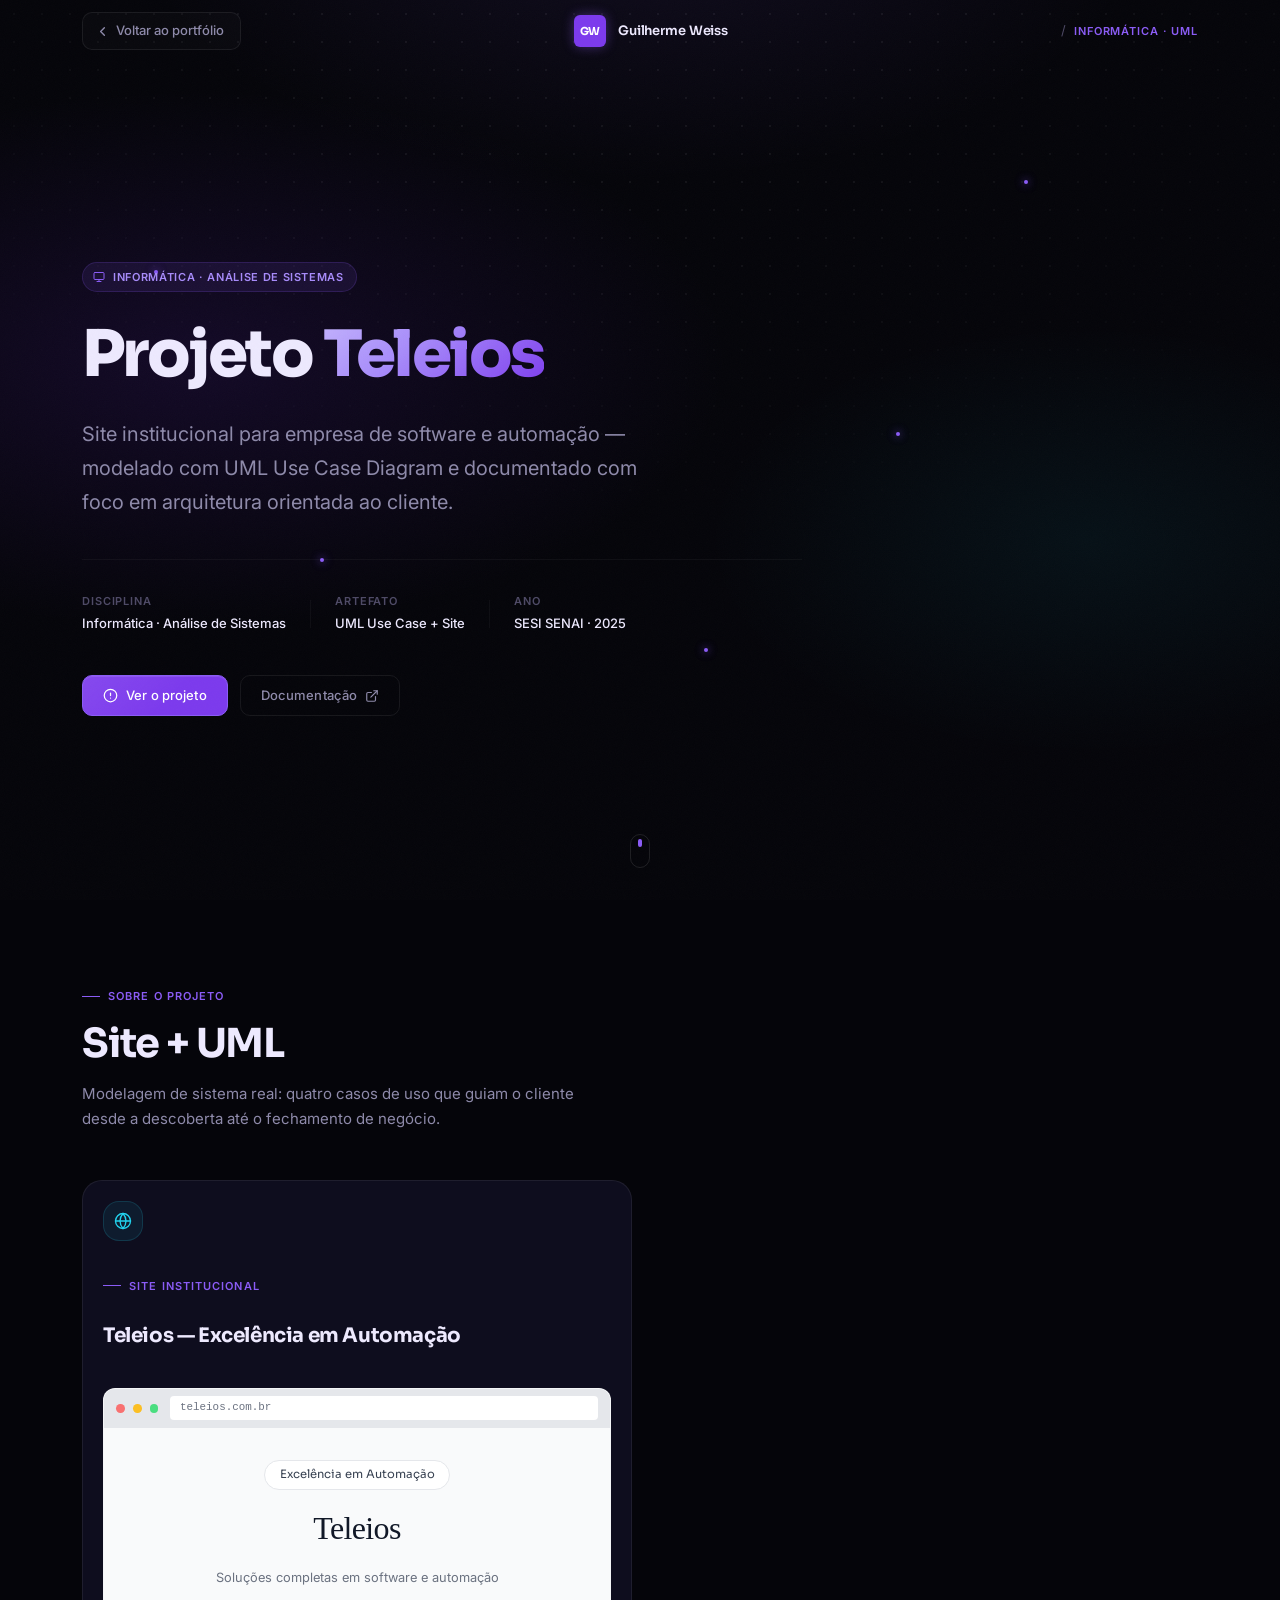
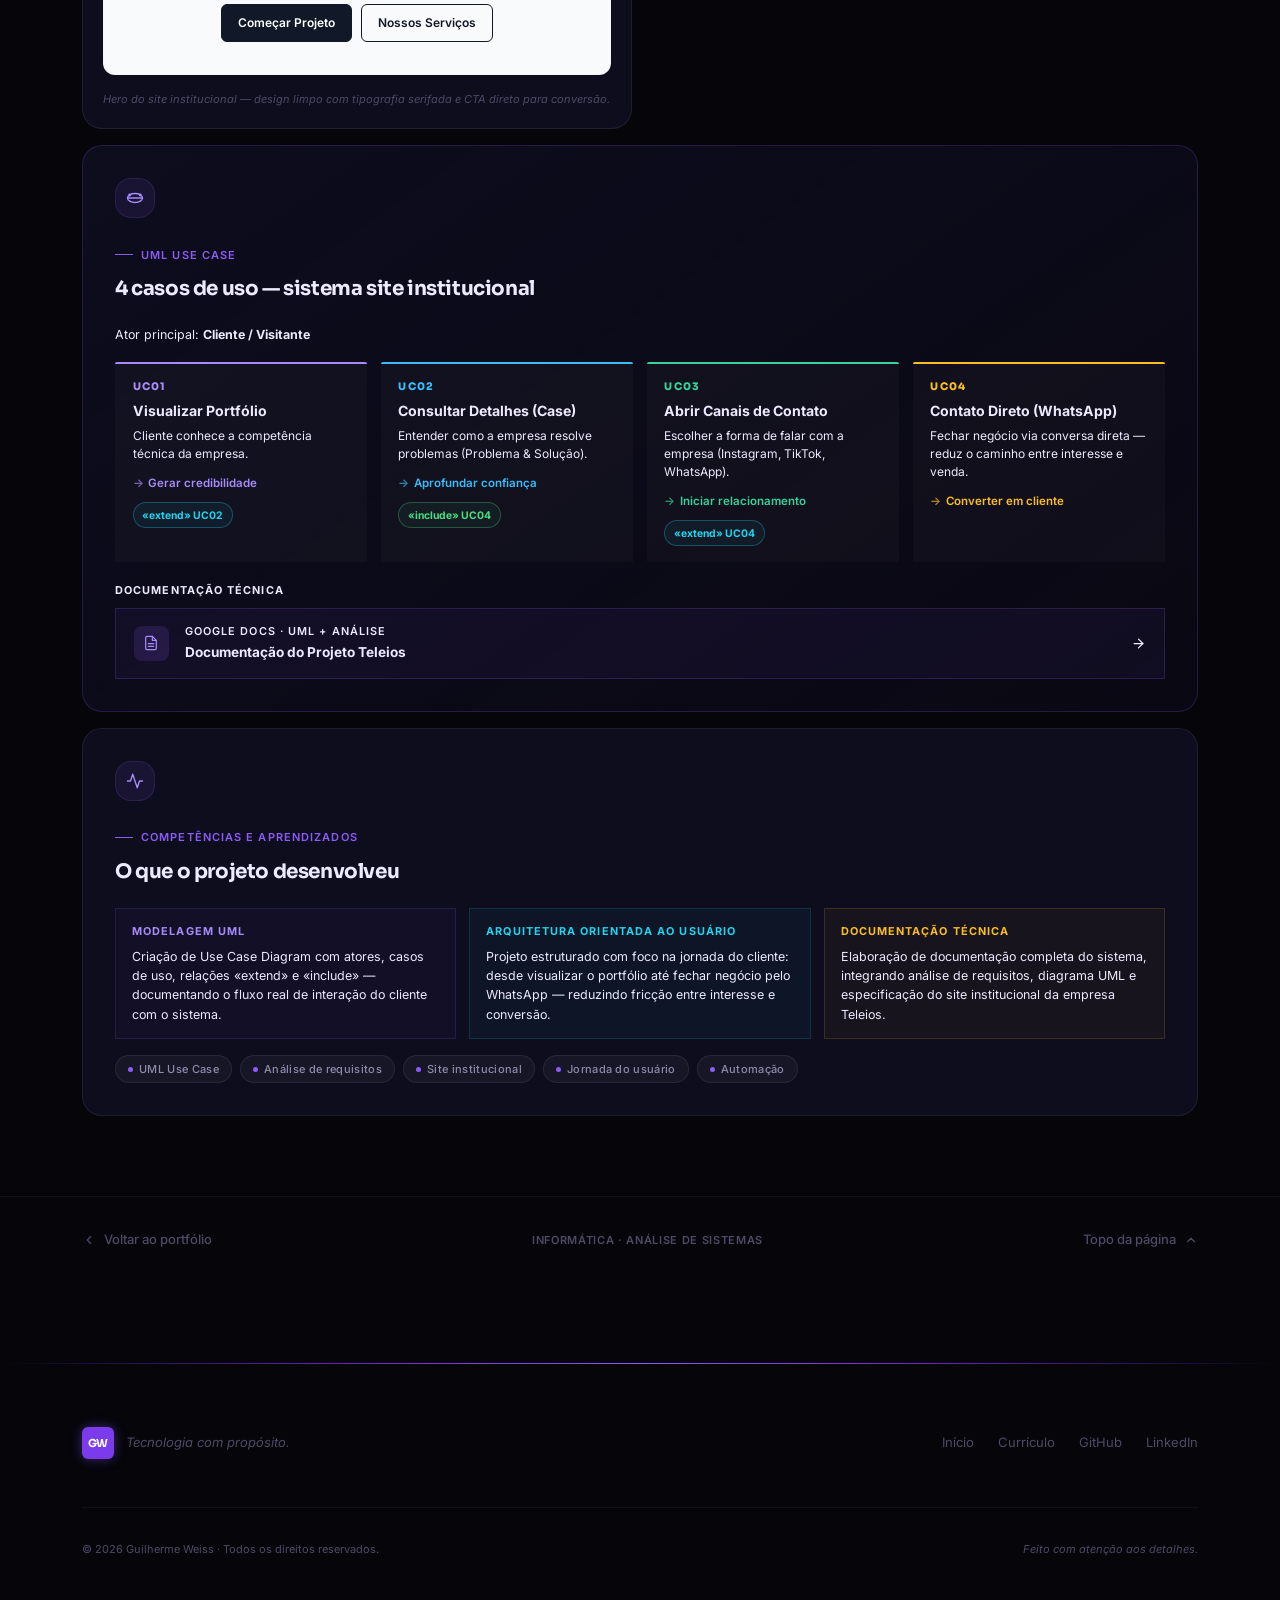
<file: Atividades/Area técnica/AT.html>
<!DOCTYPE html>
<html lang="pt-BR">
<head>
  <meta charset="UTF-8" />
  <meta name="viewport" content="width=device-width, initial-scale=1.0" />
  <meta name="description" content="Projeto Teleios — site institucional com UML Use Case e documentação técnica. Guilherme Weiss." />
  <meta name="theme-color" content="#05050a" />
  <title>Projeto Teleios · Guilherme Weiss</title>
  <link rel="preconnect" href="https://fonts.googleapis.com" />
  <link rel="preconnect" href="https://fonts.gstatic.com" crossorigin />
  <link href="https://fonts.googleapis.com/css2?family=Sora:wght@300;400;500;600;700;800&family=Inter:ital,wght@0,300;0,400;0,500;0,600;1,400&display=swap" rel="stylesheet" />
  <link rel="stylesheet" href="AT.css" />

  <style>
    /* ── USE CASE CARDS ────────────────────────────────────── */
    .uc-grid {
      display: grid;
      grid-template-columns: repeat(auto-fit, minmax(220px, 1fr));
      gap: .85rem;
      margin-top: 1rem;
    }

    .uc-card {
      background: rgba(255,255,255,.025);
      border: 1px solid var(--border);
      border-radius: var(--radius);
      padding: 1rem 1.1rem;
      display: flex;
      flex-direction: column;
      gap: .45rem;
      position: relative;
      overflow: hidden;
      transition: border-color var(--t-base), background var(--t-base);
    }
    .uc-card:hover {
      border-color: rgba(139,92,246,.35);
      background: rgba(139,92,246,.04);
    }
    .uc-card::before {
      content: '';
      position: absolute;
      top: 0; left: 0; right: 0;
      height: 2px;
      background: var(--uc-color, rgba(139,92,246,.6));
      border-radius: 2px 2px 0 0;
    }

    .uc-card__code {
      font-size: .65rem; font-weight: 800;
      text-transform: uppercase; letter-spacing: .12em;
      color: var(--uc-color, #a78bfa);
      font-family: var(--font-display);
    }
    .uc-card__name {
      font-size: .88rem; font-weight: 700; color: var(--text-1);
      line-height: 1.3;
    }
    .uc-card__desc {
      font-size: .75rem; color: var(--text-3); line-height: 1.5;
    }
    .uc-card__goal {
      margin-top: .2rem;
      display: inline-flex; align-items: center; gap: .3rem;
      font-size: .72rem; font-weight: 600;
      color: var(--uc-color, #a78bfa);
    }
    .uc-card__goal::before {
      content: '→';
      opacity: .7;
    }

    /* Relação extend / include badge */
    .uc-rel {
      display: inline-flex; align-items: center; gap: .3rem;
      font-size: .65rem; font-weight: 700;
      padding: .2rem .55rem; border-radius: 99px;
      border: 1px solid; margin-top: .15rem;
      width: fit-content;
    }
    .uc-rel--extend  { border-color: rgba(34,211,238,.3);  color: #22d3ee; background: rgba(34,211,238,.06); }
    .uc-rel--include { border-color: rgba(74,222,128,.3);  color: #4ade80; background: rgba(74,222,128,.06); }

    /* ── PREVIEW DO SITE ───────────────────────────────────── */
    .site-preview {
      background: #f3f4f6;
      border: 1px solid rgba(255,255,255,.08);
      border-radius: 12px;
      overflow: hidden;
      position: relative;
    }

    /* Barra de browser falsa */
    .site-preview__bar {
      background: #e5e7eb;
      padding: .45rem .75rem;
      display: flex; align-items: center; gap: .5rem;
    }
    .site-preview__dot {
      width: .55rem; height: .55rem; border-radius: 50%;
    }
    .site-preview__dot:nth-child(1) { background: #f87171; }
    .site-preview__dot:nth-child(2) { background: #fbbf24; }
    .site-preview__dot:nth-child(3) { background: #4ade80; }
    .site-preview__url {
      flex: 1; background: #fff; border-radius: 4px;
      padding: .2rem .6rem; font-size: .68rem; color: #6b7280;
      font-family: monospace; margin-left: .25rem;
    }

    /* Conteúdo interno — replica o hero da Teleios */
    .site-preview__body {
      background: #f9fafb;
      padding: 2rem 1.5rem;
      display: flex; flex-direction: column;
      align-items: center; text-align: center; gap: .75rem;
    }
    .site-preview__badge-pill {
      background: #fff;
      border: 1px solid #e5e7eb;
      border-radius: 99px;
      padding: .3rem .9rem;
      font-size: .72rem; color: #374151;
      font-family: 'Sora', sans-serif;
    }
    .site-preview__brand {
      font-family: Georgia, 'Times New Roman', serif;
      font-size: 2rem; font-weight: 400;
      color: #111827; letter-spacing: -.02em;
    }
    .site-preview__sub {
      font-size: .8rem; color: #6b7280;
      font-family: 'Inter', sans-serif;
    }
    .site-preview__btns {
      display: flex; gap: .6rem; margin-top: .25rem;
    }
    .site-preview__btn {
      padding: .5rem 1rem; border-radius: 6px;
      font-size: .75rem; font-weight: 600;
      font-family: 'Inter', sans-serif; cursor: default;
    }
    .site-preview__btn--solid {
      background: #111827; color: #fff;
      border: 1.5px solid #111827;
    }
    .site-preview__btn--outline {
      background: transparent; color: #111827;
      border: 1.5px solid #111827;
    }

    /* ── LINK DOC ──────────────────────────────────────────── */
    .act-doc-link {
      display: flex; align-items: center; gap: 1rem;
      background: rgba(139,92,246,.06);
      border: 1px solid rgba(139,92,246,.2);
      border-radius: var(--radius);
      padding: .9rem 1.1rem;
      text-decoration: none;
      transition: background var(--t-base), border-color var(--t-base), transform var(--t-base);
    }
    .act-doc-link:hover {
      background: rgba(139,92,246,.12);
      border-color: rgba(139,92,246,.4);
      transform: translateX(4px);
    }
    .act-doc-link__icon {
      width: 2.2rem; height: 2.2rem; border-radius: 8px;
      background: rgba(139,92,246,.15);
      display: flex; align-items: center; justify-content: center;
      color: #a78bfa; flex-shrink: 0;
    }
    .act-doc-link__label { font-size: .68rem; font-weight: 600; text-transform: uppercase; letter-spacing: .1em; color: var(--text-3); }
    .act-doc-link__name  { font-size: .85rem; font-weight: 700; color: var(--text-1); }
    .act-doc-link__arrow { margin-left: auto; color: var(--accent); flex-shrink: 0; }

    /* overline auxiliar */
    .act-card__overline2 {
      font-size: .68rem; font-weight: 700; letter-spacing: .1em;
      text-transform: uppercase; color: var(--text-3); margin-bottom: .5rem;
    }
  </style>
</head>
<body>

  <div class="cursor" id="cursor" aria-hidden="true">
    <div class="cursor__ring"></div>
    <div class="cursor__dot"></div>
  </div>
  <div class="scroll-progress" id="scrollProgress" aria-hidden="true"></div>

  <!-- ══ NAVBAR ══ -->
  <header class="navbar" id="navbar" role="banner">
    <nav class="navbar__inner container" aria-label="Navegação da atividade">
      <a href="../../index.html#area-tecnica-heading" class="act-back" aria-label="Voltar ao portfólio">
        <svg width="15" height="15" viewBox="0 0 24 24" fill="none"
             stroke="currentColor" stroke-width="2.2"
             stroke-linecap="round" stroke-linejoin="round" aria-hidden="true">
          <polyline points="15 18 9 12 15 6"/>
        </svg>
        Voltar ao portfólio
      </a>
      <a href="../Inicio/inicio.html" class="navbar__logo" aria-label="Guilherme Weiss — início">
        <span class="navbar__logo-mark" aria-hidden="true">GW</span>
        <span class="navbar__logo-text">Guilherme Weiss</span>
      </a>
      <div class="act-breadcrumb" aria-label="Local atual">
        <span class="act-breadcrumb__sep" aria-hidden="true">/</span>
        <span class="act-breadcrumb__label">Informática · UML</span>
      </div>
    </nav>
  </header>

  <main>

    <!-- ══ HERO ══ -->
    <section class="act-hero" id="top" aria-labelledby="act-title">
      <div class="act-hero__bg-grid"   aria-hidden="true"></div>
      <div class="act-hero__bg-aurora" aria-hidden="true"></div>
      <div class="act-hero__bg-charge" aria-hidden="true">
        <div class="charge-particle" style="--d:0s;   --x:12%; --y:30%"></div>
        <div class="charge-particle" style="--d:.9s;  --x:80%; --y:20%"></div>
        <div class="charge-particle" style="--d:1.6s; --x:55%; --y:72%"></div>
        <div class="charge-particle" style="--d:2.3s; --x:25%; --y:62%"></div>
        <div class="charge-particle" style="--d:.4s;  --x:70%; --y:48%"></div>
      </div>

      <div class="container">
        <div class="act-hero__inner">

          <div class="act-hero__badge reveal">
            <svg width="12" height="12" viewBox="0 0 24 24" fill="none"
                 stroke="currentColor" stroke-width="2"
                 stroke-linecap="round" stroke-linejoin="round" aria-hidden="true">
              <rect x="2" y="3" width="20" height="14" rx="2"/>
              <line x1="8" y1="21" x2="16" y2="21"/>
              <line x1="12" y1="17" x2="12" y2="21"/>
            </svg>
            Informática · Análise de Sistemas
          </div>

          <h1 class="act-hero__title reveal reveal--delay-1" id="act-title">
            Projeto
            <span class="act-hero__title-accent">Teleios</span>
          </h1>

          <p class="act-hero__sub reveal reveal--delay-2">
            Site institucional para empresa de software e automação — modelado com
            UML Use Case Diagram e documentado com foco em arquitetura orientada ao cliente.
          </p>

          <div class="act-hero__meta reveal reveal--delay-3" role="list">
            <div class="act-hero__meta-item" role="listitem">
              <span class="act-hero__meta-key">Disciplina</span>
              <span class="act-hero__meta-val">Informática · Análise de Sistemas</span>
            </div>
            <div class="act-hero__meta-divider" aria-hidden="true"></div>
            <div class="act-hero__meta-item" role="listitem">
              <span class="act-hero__meta-key">Artefato</span>
              <span class="act-hero__meta-val">UML Use Case + Site</span>
            </div>
            <div class="act-hero__meta-divider" aria-hidden="true"></div>
            <div class="act-hero__meta-item" role="listitem">
              <span class="act-hero__meta-key">Ano</span>
              <span class="act-hero__meta-val">SESI SENAI · 2025</span>
            </div>
          </div>

          <div class="act-hero__actions reveal reveal--delay-3">
            <a href="#diagrama" class="btn btn--primary js-magnetic">
              <svg width="15" height="15" viewBox="0 0 24 24" fill="none"
                   stroke="currentColor" stroke-width="2"
                   stroke-linecap="round" stroke-linejoin="round" aria-hidden="true">
                <circle cx="12" cy="12" r="10"/>
                <line x1="12" y1="8" x2="12" y2="12"/>
                <line x1="12" y1="16" x2="12.01" y2="16"/>
              </svg>
              Ver o projeto
            </a>
            <a href="https://docs.google.com/document/d/180LLFai3jvLrczwgOEKKCahT9tiQyHx1_25gMdSripo/edit"
               class="btn btn--ghost" target="_blank" rel="noopener noreferrer">
              Documentação
              <svg width="14" height="14" viewBox="0 0 24 24" fill="none"
                   stroke="currentColor" stroke-width="2"
                   stroke-linecap="round" stroke-linejoin="round" aria-hidden="true">
                <path d="M18 13v6a2 2 0 0 1-2 2H5a2 2 0 0 1-2-2V8a2 2 0 0 1 2-2h6"/>
                <polyline points="15 3 21 3 21 9"/>
                <line x1="10" y1="14" x2="21" y2="3"/>
              </svg>
            </a>
          </div>

        </div>
      </div>

      <div class="hero__scroll-cue" aria-hidden="true">
        <div class="hero__scroll-track"><div class="hero__scroll-thumb"></div></div>
      </div>
    </section>

    <!-- ══ BENTO ══ -->
    <section class="act-section" id="diagrama" aria-labelledby="diagrama-heading">
      <div class="container">

        <div class="act-section__header reveal">
          <div class="section-label">Sobre o projeto</div>
          <h2 class="section-heading" id="diagrama-heading">Site + UML</h2>
          <p class="section-subheading">
            Modelagem de sistema real: quatro casos de uso que guiam o cliente desde
            a descoberta até o fechamento de negócio.
          </p>
        </div>

        <div class="act-bento" role="region" aria-label="Conteúdo do projeto Teleios">

          <!-- ① Preview do site Teleios -->
          <article class="act-card act-card--image reveal" aria-labelledby="card-site-title"
                   style="display:flex;flex-direction:column;gap:1rem;">
            <div class="act-card__top-bar" aria-hidden="true"></div>
            <div class="act-card__icon-wrap act-card__icon-wrap--teal" aria-hidden="true">
              <svg width="18" height="18" viewBox="0 0 24 24" fill="none"
                   stroke="currentColor" stroke-width="1.8"
                   stroke-linecap="round" stroke-linejoin="round">
                <circle cx="12" cy="12" r="10"/>
                <line x1="2" y1="12" x2="22" y2="12"/>
                <path d="M12 2a15.3 15.3 0 0 1 4 10 15.3 15.3 0 0 1-4 10 15.3 15.3 0 0 1-4-10 15.3 15.3 0 0 1 4-10z"/>
              </svg>
            </div>
            <div class="section-label act-card__overline">Site Institucional</div>
            <h3 class="act-card__title" id="card-site-title">Teleios — Excelência em Automação</h3>

            <!-- Mock do hero da Teleios -->
            <div class="site-preview" aria-label="Pré-visualização do site Teleios">
              <div class="site-preview__bar">
                <div class="site-preview__dot"></div>
                <div class="site-preview__dot"></div>
                <div class="site-preview__dot"></div>
                <div class="site-preview__url">teleios.com.br</div>
              </div>
              <div class="site-preview__body">
                <div class="site-preview__badge-pill">Excelência em Automação</div>
                <div class="site-preview__brand">Teleios</div>
                <div class="site-preview__sub">Soluções completas em software e automação</div>
                <div class="site-preview__btns">
                  <div class="site-preview__btn site-preview__btn--solid">Começar Projeto</div>
                  <div class="site-preview__btn site-preview__btn--outline">Nossos Serviços</div>
                </div>
              </div>
            </div>

            <figcaption class="act-card__caption">
              Hero do site institucional — design limpo com tipografia serifada e CTA direto para conversão.
            </figcaption>
          </article>

          <!-- ② Casos de uso -->
          <article class="act-card act-card--desc reveal reveal--delay-1" aria-labelledby="card-uc-title">
            <div class="act-card__top-bar" aria-hidden="true"></div>
            <div class="act-card__icon-wrap" aria-hidden="true">
              <svg width="18" height="18" viewBox="0 0 24 24" fill="none"
                   stroke="currentColor" stroke-width="1.8"
                   stroke-linecap="round" stroke-linejoin="round">
                <ellipse cx="12" cy="12" rx="10" ry="6"/>
                <line x1="2" y1="12" x2="22" y2="12"/>
                <circle cx="5" cy="8"  r="1" fill="currentColor"/>
                <circle cx="19" cy="8" r="1" fill="currentColor"/>
              </svg>
            </div>
            <div class="section-label act-card__overline">UML Use Case</div>
            <h3 class="act-card__title" id="card-uc-title">4 casos de uso — sistema site institucional</h3>
            <p style="font-size:.78rem;color:var(--text-3);margin:.25rem 0 .75rem;">
              Ator principal: <strong style="color:var(--text-2);">Cliente / Visitante</strong>
            </p>

            <div class="uc-grid">

              <div class="uc-card" style="--uc-color:#a78bfa;">
                <div class="uc-card__code">UC01</div>
                <div class="uc-card__name">Visualizar Portfólio</div>
                <div class="uc-card__desc">Cliente conhece a competência técnica da empresa.</div>
                <div class="uc-card__goal">Gerar credibilidade</div>
                <span class="uc-rel uc-rel--extend">«extend» UC02</span>
              </div>

              <div class="uc-card" style="--uc-color:#38bdf8;">
                <div class="uc-card__code">UC02</div>
                <div class="uc-card__name">Consultar Detalhes (Case)</div>
                <div class="uc-card__desc">Entender como a empresa resolve problemas (Problema &amp; Solução).</div>
                <div class="uc-card__goal">Aprofundar confiança</div>
                <span class="uc-rel uc-rel--include">«include» UC04</span>
              </div>

              <div class="uc-card" style="--uc-color:#34d399;">
                <div class="uc-card__code">UC03</div>
                <div class="uc-card__name">Abrir Canais de Contato</div>
                <div class="uc-card__desc">Escolher a forma de falar com a empresa (Instagram, TikTok, WhatsApp).</div>
                <div class="uc-card__goal">Iniciar relacionamento</div>
                <span class="uc-rel uc-rel--extend">«extend» UC04</span>
              </div>

              <div class="uc-card" style="--uc-color:#fbbf24;">
                <div class="uc-card__code">UC04</div>
                <div class="uc-card__name">Contato Direto (WhatsApp)</div>
                <div class="uc-card__desc">Fechar negócio via conversa direta — reduz o caminho entre interesse e venda.</div>
                <div class="uc-card__goal">Converter em cliente</div>
              </div>

            </div>

            <div style="margin-top:1.25rem;">
              <p class="act-card__overline2">Documentação técnica</p>
              <a href="https://docs.google.com/document/d/180LLFai3jvLrczwgOEKKCahT9tiQyHx1_25gMdSripo/edit"
                 class="act-doc-link" target="_blank" rel="noopener noreferrer">
                <div class="act-doc-link__icon">
                  <svg width="16" height="16" viewBox="0 0 24 24" fill="none"
                       stroke="currentColor" stroke-width="1.8"
                       stroke-linecap="round" stroke-linejoin="round">
                    <path d="M14 2H6a2 2 0 0 0-2 2v16a2 2 0 0 0 2 2h12a2 2 0 0 0 2-2V8z"/>
                    <polyline points="14 2 14 8 20 8"/>
                    <line x1="16" y1="13" x2="8" y2="13"/>
                    <line x1="16" y1="17" x2="8" y2="17"/>
                  </svg>
                </div>
                <div>
                  <div class="act-doc-link__label">Google Docs · UML + Análise</div>
                  <div class="act-doc-link__name">Documentação do Projeto Teleios</div>
                </div>
                <div class="act-doc-link__arrow">
                  <svg width="15" height="15" viewBox="0 0 24 24" fill="none"
                       stroke="currentColor" stroke-width="2"
                       stroke-linecap="round" stroke-linejoin="round">
                    <line x1="5" y1="12" x2="19" y2="12"/>
                    <polyline points="12 5 19 12 12 19"/>
                  </svg>
                </div>
              </a>
            </div>
          </article>

          <!-- ③ Resultados (largura total) -->
          <article class="act-card act-card--phenomena reveal reveal--delay-1"
                   style="grid-column: 1 / -1;" aria-labelledby="card-results-title">
            <div class="act-card__top-bar" aria-hidden="true"></div>
            <div class="act-card__icon-wrap" aria-hidden="true">
              <svg width="18" height="18" viewBox="0 0 24 24" fill="none"
                   stroke="currentColor" stroke-width="1.8"
                   stroke-linecap="round" stroke-linejoin="round">
                <polyline points="22 12 18 12 15 21 9 3 6 12 2 12"/>
              </svg>
            </div>
            <div class="section-label act-card__overline">Competências e Aprendizados</div>
            <h3 class="act-card__title" id="card-results-title">O que o projeto desenvolveu</h3>

            <div style="display:grid;grid-template-columns:repeat(auto-fit,minmax(210px,1fr));gap:.8rem;margin-top:1rem;">

              <div style="background:rgba(139,92,246,.04);border:1px solid rgba(139,92,246,.15);border-radius:var(--radius);padding:.9rem 1rem;">
                <div style="font-size:.68rem;font-weight:700;text-transform:uppercase;letter-spacing:.1em;color:#a78bfa;margin-bottom:.35rem;">Modelagem UML</div>
                <p style="font-size:.78rem;color:var(--text-2);line-height:1.55;">
                  Criação de Use Case Diagram com atores, casos de uso, relações «extend» e «include» — documentando o fluxo real de interação do cliente com o sistema.
                </p>
              </div>

              <div style="background:rgba(34,211,238,.04);border:1px solid rgba(34,211,238,.15);border-radius:var(--radius);padding:.9rem 1rem;">
                <div style="font-size:.68rem;font-weight:700;text-transform:uppercase;letter-spacing:.1em;color:#22d3ee;margin-bottom:.35rem;">Arquitetura orientada ao usuário</div>
                <p style="font-size:.78rem;color:var(--text-2);line-height:1.55;">
                  Projeto estruturado com foco na jornada do cliente: desde visualizar o portfólio até fechar negócio pelo WhatsApp — reduzindo fricção entre interesse e conversão.
                </p>
              </div>

              <div style="background:rgba(251,191,36,.04);border:1px solid rgba(251,191,36,.15);border-radius:var(--radius);padding:.9rem 1rem;">
                <div style="font-size:.68rem;font-weight:700;text-transform:uppercase;letter-spacing:.1em;color:#fbbf24;margin-bottom:.35rem;">Documentação técnica</div>
                <p style="font-size:.78rem;color:var(--text-2);line-height:1.55;">
                  Elaboração de documentação completa do sistema, integrando análise de requisitos, diagrama UML e especificação do site institucional da empresa Teleios.
                </p>
              </div>

            </div>

            <div class="act-card__concepts" style="margin-top:1rem;" aria-label="Tags do projeto">
              <span class="act-concept-pill"><span class="act-concept-pill__dot" aria-hidden="true"></span>UML Use Case</span>
              <span class="act-concept-pill"><span class="act-concept-pill__dot" aria-hidden="true"></span>Análise de requisitos</span>
              <span class="act-concept-pill"><span class="act-concept-pill__dot" aria-hidden="true"></span>Site institucional</span>
              <span class="act-concept-pill"><span class="act-concept-pill__dot" aria-hidden="true"></span>Jornada do usuário</span>
              <span class="act-concept-pill"><span class="act-concept-pill__dot" aria-hidden="true"></span>Automação</span>
            </div>
          </article>

        </div>
      </div>
    </section>

    <!-- Navegação -->
    <section class="act-nav-between" aria-label="Navegar entre atividades">
      <div class="container">
        <div class="act-nav-between__inner">
          <a href="../../index.html#area-tecnica-heading" class="act-nav-between__home reveal">
            <svg width="14" height="14" viewBox="0 0 24 24" fill="none"
                 stroke="currentColor" stroke-width="2"
                 stroke-linecap="round" stroke-linejoin="round" aria-hidden="true">
              <polyline points="15 18 9 12 15 6"/>
            </svg>
            Voltar ao portfólio
          </a>
          <span class="act-nav-between__label reveal reveal--delay-1">Informática · Análise de Sistemas</span>
          <a href="#top" class="act-nav-between__top reveal reveal--delay-2">
            Topo da página
            <svg width="14" height="14" viewBox="0 0 24 24" fill="none"
                 stroke="currentColor" stroke-width="2"
                 stroke-linecap="round" stroke-linejoin="round" aria-hidden="true">
              <polyline points="18 15 12 9 6 15"/>
            </svg>
          </a>
        </div>
      </div>
    </section>

  </main>

  <!-- ══ FOOTER ══ -->
  <footer class="footer" role="contentinfo">
    <div class="footer__gradient" aria-hidden="true"></div>
    <div class="container">
      <div class="footer__inner">
        <div class="footer__brand">
          <span class="navbar__logo-mark" aria-hidden="true">GW</span>
          <p class="footer__tagline">Tecnologia com propósito.</p>
        </div>
        <nav class="footer__nav" aria-label="Links do rodapé">
          <a href="../index.html#hero"   class="footer__link">Início</a>
          <a href="../index.html#resume" class="footer__link">Currículo</a>
          <a href="https://github.com/guilhermewrsilva-arch"              class="footer__link" target="_blank" rel="noopener">GitHub</a>
          <a href="https://www.linkedin.com/in/guilherme-weiss-a996a1350" class="footer__link" target="_blank" rel="noopener">LinkedIn</a>
        </nav>
      </div>
      <div class="footer__bottom">
        <p class="footer__copy">&copy; 2026 Guilherme Weiss · Todos os direitos reservados.</p>
        <p class="footer__made">Feito com atenção aos detalhes.</p>
      </div>
    </div>
  </footer>

  <script src="AT.js"></script>
</body>
</html>
</file>
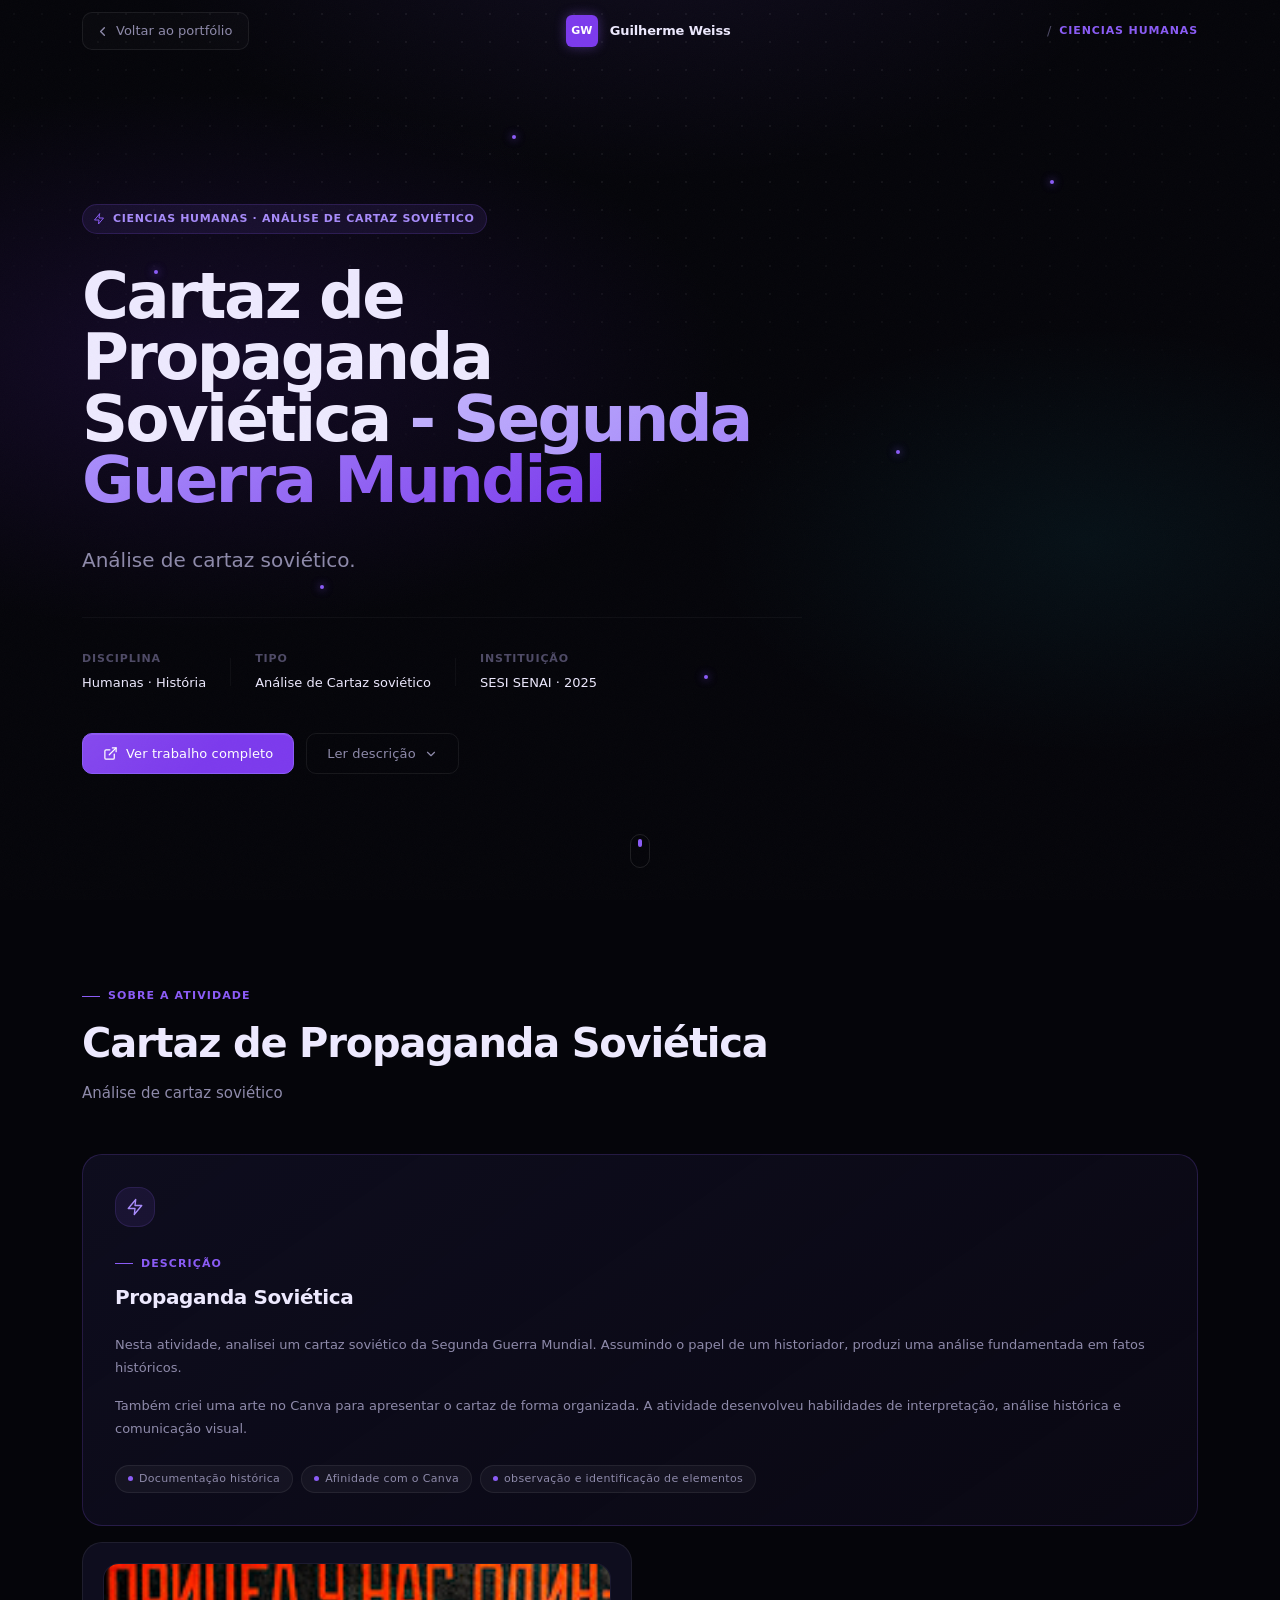
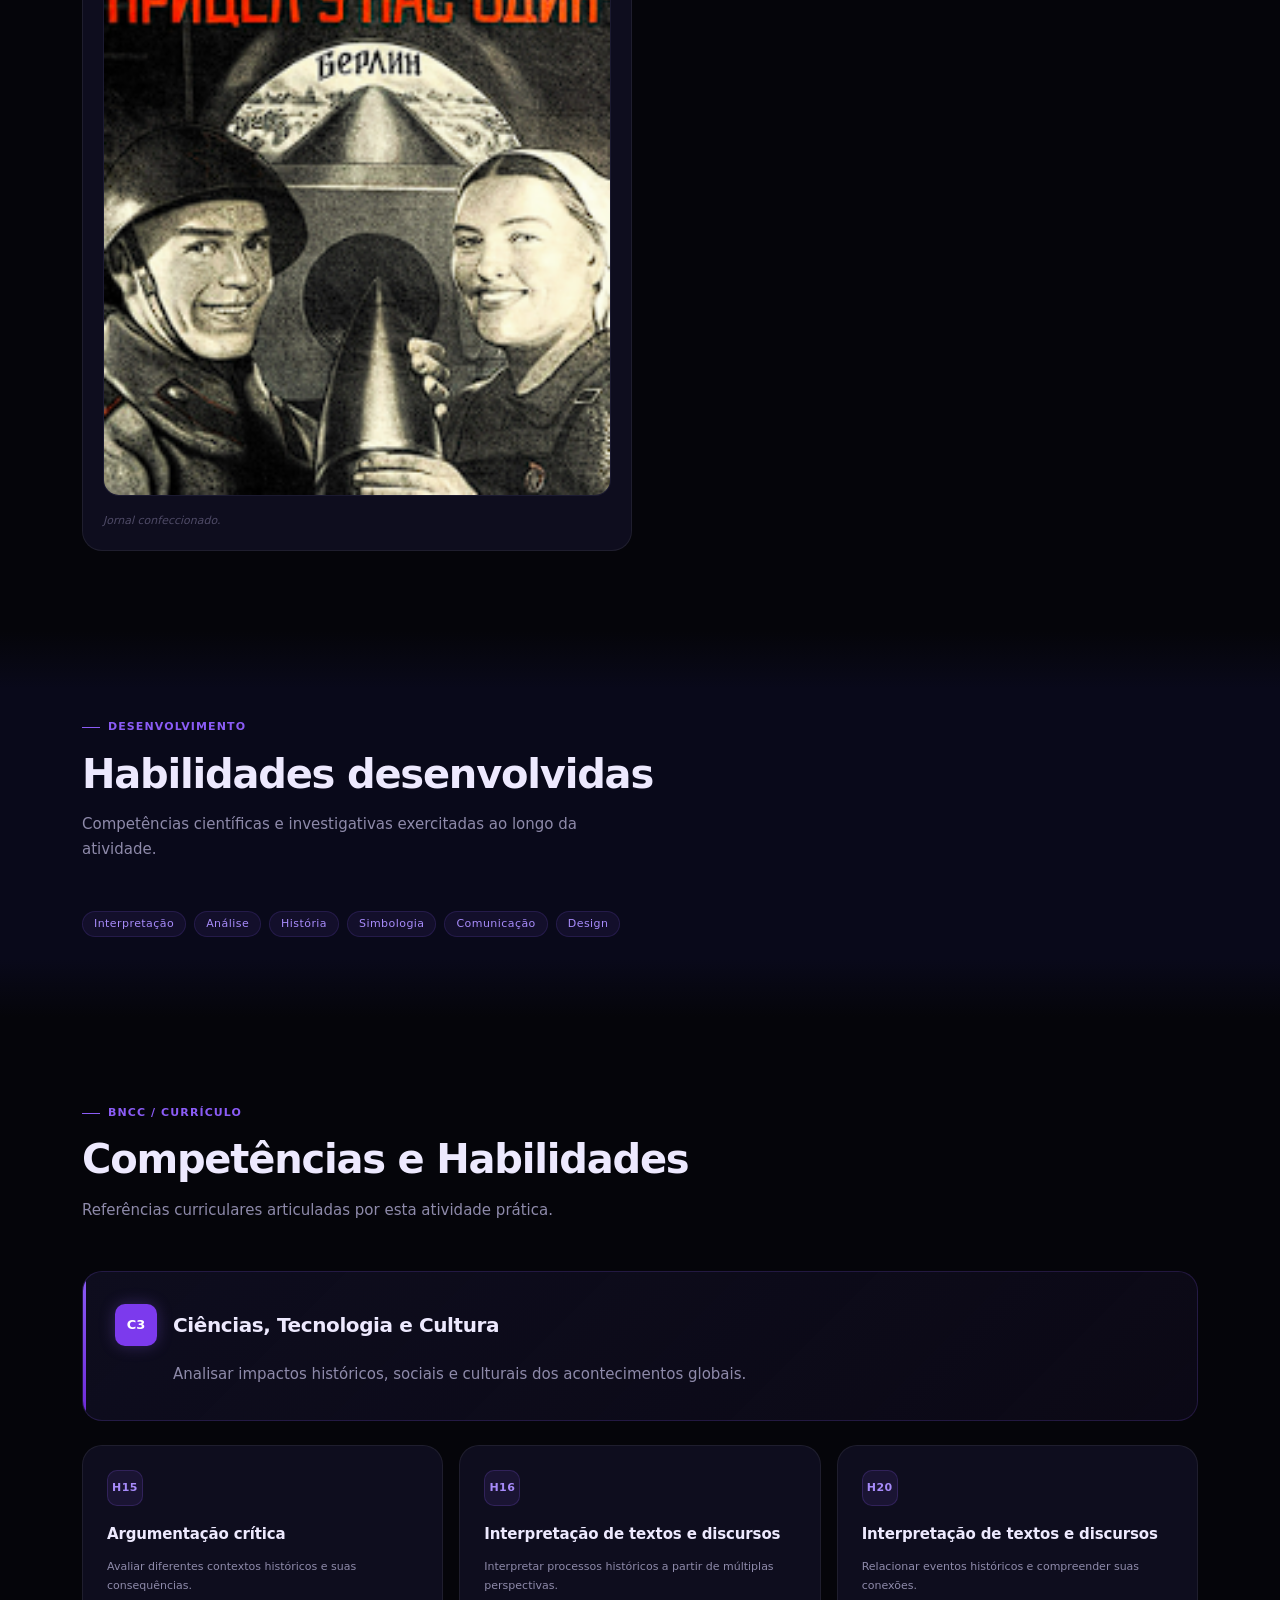
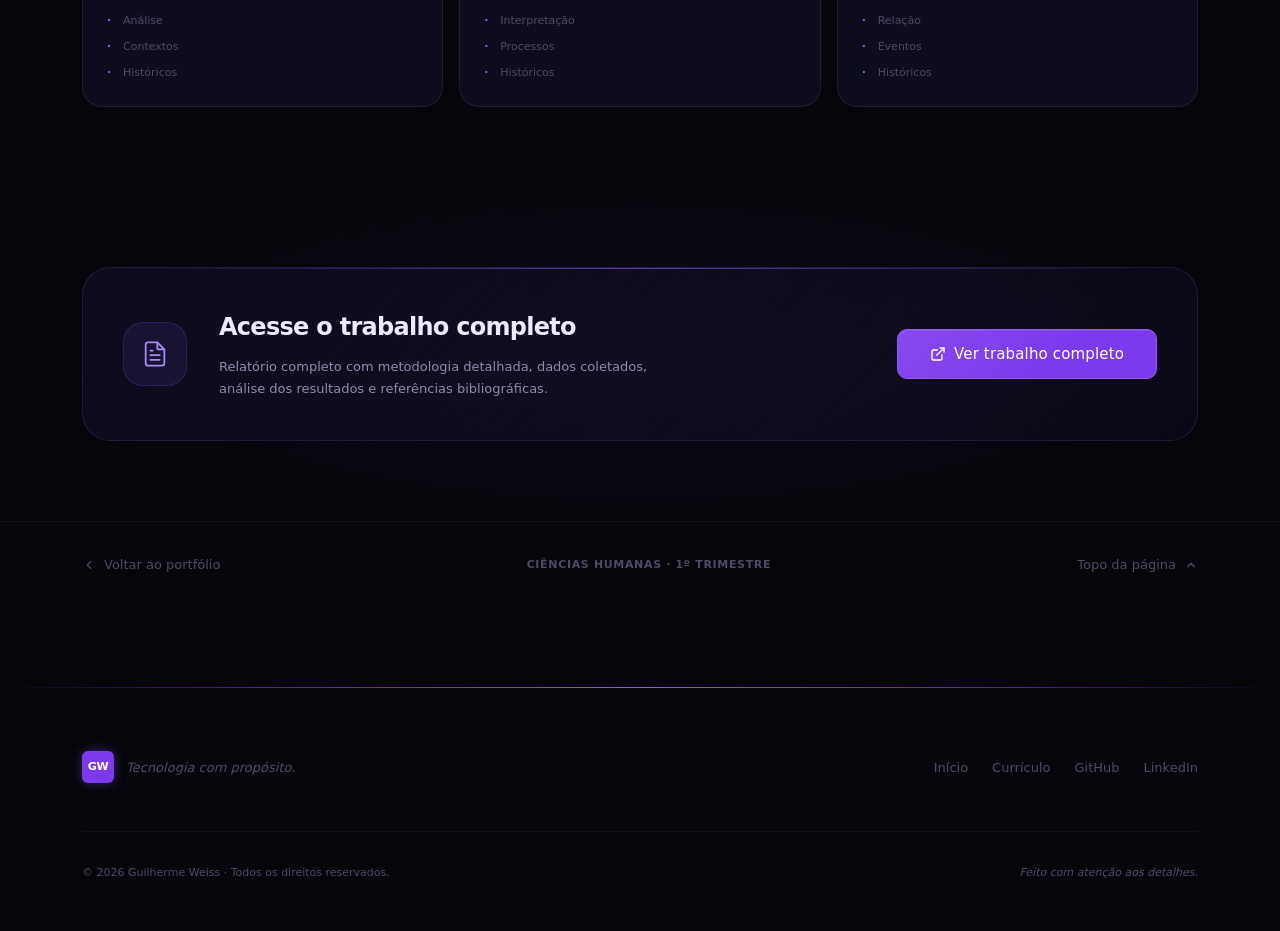
<file: Atividades/Humanas/1 - trimestre/Analise revul/revol.html>
<!doctype html>
<html lang="pt-BR">
  <head>
    <meta charset="UTF-8" />
    <meta name="viewport" content="width=device-width, initial-scale=1.0" />
    <meta name="description" content="Análise de Cartaz de Propaganda Soviética — leitura iconográfica de um cartaz da Segunda Guerra Mundial. Guilherme Weiss." />
    <meta name="theme-color" content="#05050a" />
    <meta
      property="og:title"
      content="Análise de Cartaz soviético · Guilherme Weiss"
    />
    <meta property="og:description" content="Análise de Cartaz soviético." />
    <title>Análise de Cartaz soviético · Guilherme Weiss</title>
    <link rel="preconnect" href="https://fonts.googleapis.com" />
    <link rel="preconnect" href="https://fonts.gstatic.com" crossorigin />
    <link
      href="https://docs.google.com/document/d/1InySbnxGwIeyUvvCs1xM2RCsfOVp6HE0wiUxIVOHOtE/edit?usp=sharing"
      rel="stylesheet"
    />
    <link rel="stylesheet" href="revol.css" />
  </head>
  <body>
    <!-- Custom cursor -->
    <div class="cursor" id="cursor" aria-hidden="true">
      <div class="cursor__ring"></div>
      <div class="cursor__dot"></div>
    </div>

    <!-- Scroll progress -->
    <div class="scroll-progress" id="scrollProgress" aria-hidden="true"></div>

    <!-- ══════════════════════════════════════════
       NAVBAR
  ══════════════════════════════════════════ -->
    <header class="navbar" id="navbar" role="banner">
      <nav class="navbar__inner container" aria-label="Navegação da atividade">
        <a
          href="../../../../index.html#human-sciences"
          class="act-back"
          aria-label="Voltar ao portfólio"
        >
          <svg
            width="15"
            height="15"
            viewBox="0 0 24 24"
            fill="none"
            stroke="currentColor"
            stroke-width="2.2"
            stroke-linecap="round"
            stroke-linejoin="round"
            aria-hidden="true"
          >
            <polyline points="15 18 9 12 15 6" />
          </svg>
          Voltar ao portfólio
        </a>

        <a
          href="../../../../index.html#human-sciences"
          class="navbar__logo"
          aria-label="Guilherme Weiss — início"
        >
          <span class="navbar__logo-mark" aria-hidden="true">GW</span>
          <span class="navbar__logo-text">Guilherme Weiss</span>
        </a>

        <div class="act-breadcrumb" aria-label="Local atual">
          <span class="act-breadcrumb__sep" aria-hidden="true">/</span>
          <span class="act-breadcrumb__label">Ciencias Humanas</span>
        </div>
      </nav>
    </header>

    <main>
      <!-- ══════════════════════════════════════════
         HERO
    ══════════════════════════════════════════ -->
      <section class="act-hero" id="top" aria-labelledby="act-title">
        <div class="act-hero__bg-grid" aria-hidden="true"></div>
        <div class="act-hero__bg-aurora" aria-hidden="true"></div>
        <div class="act-hero__bg-charge" aria-hidden="true">
          <!-- partícula animada: elétrons decorativos -->
          <div
            class="charge-particle"
            style="--d: 0s; --x: 12%; --y: 30%"
          ></div>
          <div
            class="charge-particle"
            style="--d: 0.8s; --x: 82%; --y: 20%"
          ></div>
          <div
            class="charge-particle"
            style="--d: 1.4s; --x: 55%; --y: 75%"
          ></div>
          <div
            class="charge-particle"
            style="--d: 2.1s; --x: 25%; --y: 65%"
          ></div>
          <div
            class="charge-particle"
            style="--d: 0.3s; --x: 70%; --y: 50%"
          ></div>
          <div
            class="charge-particle"
            style="--d: 1.7s; --x: 40%; --y: 15%"
          ></div>
        </div>

        <div class="container">
          <div class="act-hero__inner">
            <!-- Badge -->
            <div class="act-hero__badge reveal">
              <svg
                width="12"
                height="12"
                viewBox="0 0 24 24"
                fill="none"
                stroke="currentColor"
                stroke-width="2"
                stroke-linecap="round"
                stroke-linejoin="round"
                aria-hidden="true"
              >
                <path d="M13 2L3 14h9l-1 8 10-12h-9l1-8z" />
              </svg>
              Ciencias Humanas · Análise de Cartaz soviético
            </div>

            <!-- Título -->
            <h1 class="act-hero__title reveal reveal--delay-1" id="act-title">
              Cartaz de Propaganda Soviética
              <span class="act-hero__title-accent">
                - Segunda Guerra Mundial</span
              >
            </h1>

            <!-- Subtítulo -->
            <p class="act-hero__sub reveal reveal--delay-2">
              Análise de cartaz soviético.
            </p>

            <!-- Meta row: disciplina / tipo / ano -->
            <div class="act-hero__meta reveal reveal--delay-3" role="list">
              <div class="act-hero__meta-item" role="listitem">
                <span class="act-hero__meta-key">Disciplina</span>
                <span class="act-hero__meta-val">Humanas · História</span>
              </div>
              <div class="act-hero__meta-divider" aria-hidden="true"></div>
              <div class="act-hero__meta-item" role="listitem">
                <span class="act-hero__meta-key">Tipo</span>
                <span class="act-hero__meta-val"
                  >Análise de Cartaz soviético</span
                >
              </div>
              <div class="act-hero__meta-divider" aria-hidden="true"></div>
              <div class="act-hero__meta-item" role="listitem">
                <span class="act-hero__meta-key">Instituição</span>
                <span class="act-hero__meta-val">SESI SENAI · 2025</span>
              </div>
            </div>

            <!-- CTA principal -->
            <div class="act-hero__actions reveal reveal--delay-3">
              <a
                href="https://docs.google.com/document/d/1InySbnxGwIeyUvvCs1xM2RCsfOVp6HE0wiUxIVOHOtE/edit?usp=sharing"
                class="btn btn--primary js-magnetic"
                target="_blank"
                rel="noopener noreferrer"
                aria-label="Ver trabalho completo no Google Docs"
              >
                <svg
                  width="15"
                  height="15"
                  viewBox="0 0 24 24"
                  fill="none"
                  stroke="currentColor"
                  stroke-width="2"
                  stroke-linecap="round"
                  stroke-linejoin="round"
                  aria-hidden="true"
                >
                  <path
                    d="M18 13v6a2 2 0 0 1-2 2H5a2 2 0 0 1-2-2V8a2 2 0 0 1 2-2h6"
                  />
                  <polyline points="15 3 21 3 21 9" />
                  <line x1="10" y1="14" x2="21" y2="3" />
                </svg>
                Ver trabalho completo
              </a>
              <a href="#descricao" class="btn btn--ghost">
                Ler descrição
                <svg
                  width="14"
                  height="14"
                  viewBox="0 0 24 24"
                  fill="none"
                  stroke="currentColor"
                  stroke-width="2"
                  stroke-linecap="round"
                  stroke-linejoin="round"
                  aria-hidden="true"
                >
                  <polyline points="6 9 12 15 18 9" />
                </svg>
              </a>
            </div>
          </div>
        </div>

        <!-- Scroll cue -->
        <div class="hero__scroll-cue" aria-hidden="true">
          <div class="hero__scroll-track">
            <div class="hero__scroll-thumb"></div>
          </div>
        </div>
      </section>

      <!-- ══════════════════════════════════════════
         DESCRIÇÃO + IMAGEM (bento)
    ══════════════════════════════════════════ -->
      <section
        class="act-section"
        id="descricao"
        aria-labelledby="descricao-heading"
      >
        <div class="container">
          <div class="act-section__header reveal">
            <div class="section-label">Sobre a atividade</div>
            <h2 class="section-heading" id="descricao-heading">
              Cartaz de Propaganda Soviética
            </h2>
            <p class="section-subheading">Análise de cartaz soviético</p>
          </div>

          <!-- Bento grid principal -->
          <div
            class="act-bento"
            role="region"
            aria-label="Conteúdo principal da atividade"
          >
            <!-- Card grande: descrição completa -->
            <article
              class="act-card act-card--desc reveal"
              aria-labelledby="card-desc-title"
            >
              <div class="act-card__top-bar" aria-hidden="true"></div>
              <div class="act-card__icon-wrap" aria-hidden="true">
                <svg
                  width="18"
                  height="18"
                  viewBox="0 0 24 24"
                  fill="none"
                  stroke="currentColor"
                  stroke-width="1.8"
                  stroke-linecap="round"
                  stroke-linejoin="round"
                >
                  <path d="M13 2L3 14h9l-1 8 10-12h-9l1-8z" />
                </svg>
              </div>
              <div class="section-label act-card__overline">Descrição</div>
              <h3 class="act-card__title" id="card-desc-title">
                Propaganda Soviética
              </h3>
              <div class="act-card__body">
                <p>
                  Nesta atividade, analisei um cartaz soviético da Segunda
                  Guerra Mundial. Assumindo o papel de um historiador, produzi
                  uma análise fundamentada em fatos históricos.
                </p>
                <p>
                  Também criei uma arte no Canva para apresentar o cartaz de
                  forma organizada. A atividade desenvolveu habilidades de
                  interpretação, análise histórica e comunicação visual.
                </p>
              </div>
              <div class="act-card__concepts" aria-label="Conceitos explorados">
                <span class="act-concept-pill">
                  <span class="act-concept-pill__dot" aria-hidden="true"></span>
                  Documentação histórica
                </span>
                <span class="act-concept-pill">
                  <span class="act-concept-pill__dot" aria-hidden="true"></span>
                  Afinidade com o Canva
                </span>
                <span class="act-concept-pill">
                  <span class="act-concept-pill__dot" aria-hidden="true"></span>
                  observação e identificação de elementos
                </span>
              </div>
            </article>

            <!-- Card imagem ilustrativa -->
            <figure
              class="act-card act-card--image reveal reveal--delay-1"
              aria-label="Imagem ilustrativa do experimento"
            >
              <div class="act-card__top-bar" aria-hidden="true"></div>
              <div class="act-img-wrap">
                <!-- Substitua o src abaixo pela imagem real da atividade -->
                <img
                  src="Captura de tela 2026-04-21 013915.png"
                  alt="Imagem do cartaz soviético de propaganda analisado na atividade"
                  class="act-img"
                  loading="lazy"
                  onerror="
                    this.parentElement.classList.add(
                      'act-img-wrap--placeholder',
                    )
                  "
                />
                <!-- Placeholder científico quando não há imagem -->
                <div class="act-img-placeholder" aria-hidden="true">
                  <div class="act-img-placeholder__diagram">
                    <!-- Diagrama SVG: campo elétrico simplificado -->
                    <svg
                      viewBox="0 0 300 200"
                      fill="none"
                      xmlns="http://www.w3.org/2000/svg"
                      aria-label="Diagrama de indução eletrostática"
                      role="img"
                    >
                      <!-- Corpo polimérico (esquerda) -->
                      <rect
                        x="20"
                        y="75"
                        width="70"
                        height="50"
                        rx="8"
                        fill="rgba(139,92,246,0.12)"
                        stroke="rgba(139,92,246,0.5)"
                        stroke-width="1.5"
                      />
                      <text
                        x="55"
                        y="96"
                        font-family="Sora,sans-serif"
                        font-size="8"
                        fill="#a78bfa"
                        text-anchor="middle"
                      >
                        Polímero
                      </text>
                      <text
                        x="55"
                        y="110"
                        font-family="Sora,sans-serif"
                        font-size="10"
                        fill="#c4b5fd"
                        text-anchor="middle"
                        font-weight="700"
                      >
                        − − −
                      </text>
                      <text
                        x="55"
                        y="122"
                        font-family="Sora,sans-serif"
                        font-size="8"
                        fill="#8e8aaa"
                        text-anchor="middle"
                      >
                        atrito
                      </text>

                      <!-- Linhas de campo -->
                      <line
                        x1="93"
                        y1="88"
                        x2="125"
                        y2="88"
                        stroke="rgba(139,92,246,0.4)"
                        stroke-width="1"
                        stroke-dasharray="4 3"
                      />
                      <line
                        x1="93"
                        y1="100"
                        x2="125"
                        y2="100"
                        stroke="rgba(139,92,246,0.4)"
                        stroke-width="1"
                        stroke-dasharray="4 3"
                      />
                      <line
                        x1="93"
                        y1="112"
                        x2="125"
                        y2="112"
                        stroke="rgba(139,92,246,0.4)"
                        stroke-width="1"
                        stroke-dasharray="4 3"
                      />
                      <!-- Setas de campo -->
                      <polygon
                        points="124,85 118,88 124,91"
                        fill="rgba(139,92,246,0.5)"
                      />
                      <polygon
                        points="124,97 118,100 124,103"
                        fill="rgba(139,92,246,0.5)"
                      />
                      <polygon
                        points="124,109 118,112 124,115"
                        fill="rgba(139,92,246,0.5)"
                      />

                      <!-- Corpo metálico (direita) -->
                      <rect
                        x="128"
                        y="68"
                        width="90"
                        height="64"
                        rx="8"
                        fill="rgba(34,211,238,0.06)"
                        stroke="rgba(34,211,238,0.3)"
                        stroke-width="1.5"
                      />
                      <text
                        x="173"
                        y="88"
                        font-family="Sora,sans-serif"
                        font-size="8"
                        fill="#22d3ee"
                        text-anchor="middle"
                      >
                        Condutor
                      </text>
                      <!-- Redistribuição de cargas: + à esquerda, - à direita -->
                      <text
                        x="148"
                        y="106"
                        font-family="Sora,sans-serif"
                        font-size="11"
                        fill="#4ade80"
                        text-anchor="middle"
                        font-weight="700"
                      >
                        + +
                      </text>
                      <text
                        x="198"
                        y="106"
                        font-family="Sora,sans-serif"
                        font-size="11"
                        fill="#a78bfa"
                        text-anchor="middle"
                        font-weight="700"
                      >
                        − −
                      </text>
                      <text
                        x="173"
                        y="122"
                        font-family="Sora,sans-serif"
                        font-size="7.5"
                        fill="#4e4a66"
                        text-anchor="middle"
                      >
                        indução
                      </text>

                      <!-- Seta de atração -->
                      <path
                        d="M90 155 Q155 140 210 155"
                        stroke="rgba(139,92,246,0.3)"
                        stroke-width="1"
                        fill="none"
                        stroke-dasharray="3 3"
                      />
                      <text
                        x="155"
                        y="175"
                        font-family="Sora,sans-serif"
                        font-size="8"
                        fill="#4e4a66"
                        text-anchor="middle"
                      >
                        ↔ força de atração
                      </text>

                      <!-- Eletrões voando -->
                      <circle
                        cx="108"
                        cy="60"
                        r="3"
                        fill="rgba(139,92,246,0.6)"
                      />
                      <text
                        x="108"
                        y="55"
                        font-family="Sora,sans-serif"
                        font-size="7"
                        fill="#8b5cf6"
                        text-anchor="middle"
                      >
                        e⁻
                      </text>
                      <circle
                        cx="240"
                        cy="55"
                        r="3"
                        fill="rgba(139,92,246,0.6)"
                      />
                      <text
                        x="240"
                        y="50"
                        font-family="Sora,sans-serif"
                        font-size="7"
                        fill="#8b5cf6"
                        text-anchor="middle"
                      >
                        e⁻
                      </text>
                    </svg>
                  </div>
                </div>
              </div>
              <figcaption class="act-card__caption">
                Jornal confeccionado.
              </figcaption>
            </figure>
          </div>
          <!-- /act-bento -->
        </div>
      </section>

      <!-- ══════════════════════════════════════════
         HABILIDADES DESENVOLVIDAS
    ══════════════════════════════════════════ -->
      <section
        class="act-section act-section--alt"
        id="habilidades"
        aria-labelledby="hab-heading"
      >
        <div class="container">
          <div class="act-section__header reveal">
            <div class="section-label">Desenvolvimento</div>
            <h2 class="section-heading" id="hab-heading">
              Habilidades desenvolvidas
            </h2>
            <p class="section-subheading">
              Competências científicas e investigativas exercitadas ao longo da
              atividade.
            </p>
          </div>

          <div
            class="act-tags-wrap reveal reveal--delay-1"
            aria-label="Habilidades em formato de tags"
          >
            <span class="tag">Interpretação</span>
            <span class="tag">Análise</span>
            <span class="tag">História</span>
            <span class="tag">Simbologia</span>
            <span class="tag">Comunicação</span>
            <span class="tag">Design</span>
          </div>
        </div>
      </section>

      <!-- ══════════════════════════════════════════
         COMPETÊNCIAS E HABILIDADES BNCC
    ══════════════════════════════════════════ -->
      <section
        class="act-section"
        id="competencias"
        aria-labelledby="comp-heading"
      >
        <div class="container">
          <div class="act-section__header reveal">
            <div class="section-label">BNCC / Currículo</div>
            <h2 class="section-heading" id="comp-heading">
              Competências e Habilidades
            </h2>
            <p class="section-subheading">
              Referências curriculares articuladas por esta atividade prática.
            </p>
          </div>

          <div class="act-competencias">
            <!-- Competência C3 -->
            <div class="act-comp-card reveal" aria-labelledby="comp-c1-title">
              <div class="act-comp-card__header">
                <div class="act-comp-card__badge">C3</div>
                <h3 class="act-comp-card__title" id="comp-c1-title">
                  Ciências, Tecnologia e Cultura
                </h3>
              </div>
              <p class="act-comp-card__desc">
                Analisar impactos históricos, sociais e culturais dos
                acontecimentos globais.
              </p>
            </div>

            <!-- Habilidades -->
            <div class="act-hab-grid">
              <article
                class="act-hab-card reveal reveal--delay-1"
                aria-labelledby="hab-h1"
              >
                <div class="act-hab-card__code" aria-label="Habilidade H1">
                  H15
                </div>
                <h4 class="act-hab-card__title" id="hab-h1">
                  Argumentação crítica
                </h4>
                <p class="act-hab-card__desc">
                  Avaliar diferentes contextos históricos e suas consequências.
                </p>
                <ul class="act-hab-card__list" aria-label="Conceitos abordados">
                  <li>Análise</li>
                  <li>Contextos</li>
                  <li>Históricos</li>
                </ul>
              </article>

              <article
                class="act-hab-card reveal reveal--delay-1"
                aria-labelledby="hab-h7"
              >
                <div class="act-hab-card__code" aria-label="Habilidade H7">
                  H16
                </div>
                <h4 class="act-hab-card__title" id="hab-h7">
                  Interpretação de textos e discursos
                </h4>
                <p class="act-hab-card__desc">
                  Interpretar processos históricos a partir de múltiplas
                  perspectivas.
                </p>
                <ul class="act-hab-card__list" aria-label="Áreas da química">
                  <li>Interpretação</li>
                  <li>Processos</li>
                  <li>Históricos</li>
                </ul>
              </article>

              <article
                class="act-hab-card reveal reveal--delay-1"
                aria-labelledby="hab-h7"
              >
                <div class="act-hab-card__code" aria-label="Habilidade H7">
                  H20
                </div>
                <h4 class="act-hab-card__title" id="hab-h7">
                  Interpretação de textos e discursos
                </h4>
                <p class="act-hab-card__desc">
                  Relacionar eventos históricos e compreender suas conexões.
                </p>
                <ul class="act-hab-card__list" aria-label="Áreas da química">
                  <li>Relação</li>
                  <li>Eventos</li>
                  <li>Históricos</li>
                </ul>
              </article>
            </div>
            <!-- /act-hab-grid -->
          </div>
          <!-- /act-competencias -->
        </div>
      </section>

      <!-- ══════════════════════════════════════════
         CTA FINAL + TRABALHO COMPLETO
    ══════════════════════════════════════════ -->
      <section
        class="act-cta-section"
        id="trabalho"
        aria-labelledby="cta-heading"
      >
        <div class="act-cta-section__glow" aria-hidden="true"></div>
        <div class="container">
          <div class="act-cta reveal">
            <div class="act-cta__icon" aria-hidden="true">
              <svg
                width="28"
                height="28"
                viewBox="0 0 24 24"
                fill="none"
                stroke="currentColor"
                stroke-width="1.5"
                stroke-linecap="round"
                stroke-linejoin="round"
              >
                <path
                  d="M14 2H6a2 2 0 0 0-2 2v16a2 2 0 0 0 2 2h12a2 2 0 0 0 2-2V8z"
                />
                <polyline points="14 2 14 8 20 8" />
                <line x1="16" y1="13" x2="8" y2="13" />
                <line x1="16" y1="17" x2="8" y2="17" />
                <polyline points="10 9 9 9 8 9" />
              </svg>
            </div>
            <div class="act-cta__content">
              <h2 class="act-cta__title" id="cta-heading">
                Acesse o trabalho completo
              </h2>
              <p class="act-cta__desc">
                Relatório completo com metodologia detalhada, dados coletados,
                análise dos resultados e referências bibliográficas.
              </p>
            </div>
            <a
              href="https://docs.google.com/document/d/1InySbnxGwIeyUvvCs1xM2RCsfOVp6HE0wiUxIVOHOtE/edit?tab=t.0"
              class="btn btn--primary btn--lg js-magnetic"
              target="_blank"
              rel="noopener noreferrer"
              aria-label="Abrir trabalho completo no Google Docs (nova aba)"
            >
              <svg
                width="16"
                height="16"
                viewBox="0 0 24 24"
                fill="none"
                stroke="currentColor"
                stroke-width="2"
                stroke-linecap="round"
                stroke-linejoin="round"
                aria-hidden="true"
              >
                <path
                  d="M18 13v6a2 2 0 0 1-2 2H5a2 2 0 0 1-2-2V8a2 2 0 0 1 2-2h6"
                />
                <polyline points="15 3 21 3 21 9" />
                <line x1="10" y1="14" x2="21" y2="3" />
              </svg>
              Ver trabalho completo
            </a>
          </div>
        </div>
      </section>

      <!-- Navegação entre atividades -->
      <section class="act-nav-between" aria-label="Navegar entre atividades">
        <div class="container">
          <div class="act-nav-between__inner">
            <a
              href="../../../../index.html#human-sciences"
              class="act-nav-between__home reveal"
            >
              <svg
                width="14"
                height="14"
                viewBox="0 0 24 24"
                fill="none"
                stroke="currentColor"
                stroke-width="2"
                stroke-linecap="round"
                stroke-linejoin="round"
                aria-hidden="true"
              >
                <polyline points="15 18 9 12 15 6" />
              </svg>
              Voltar ao portfólio
            </a>
            <span class="act-nav-between__label reveal reveal--delay-1"
              >Ciências Humanas · 1º Trimestre</span
            >
            <a href="#top" class="act-nav-between__top reveal reveal--delay-2">
              Topo da página
              <svg
                width="14"
                height="14"
                viewBox="0 0 24 24"
                fill="none"
                stroke="currentColor"
                stroke-width="2"
                stroke-linecap="round"
                stroke-linejoin="round"
                aria-hidden="true"
              >
                <polyline points="18 15 12 9 6 15" />
              </svg>
            </a>
          </div>
        </div>
      </section>
    </main>

    <!-- ══════════════════════════════════════════
       FOOTER
  ══════════════════════════════════════════ -->
    <footer class="footer" role="contentinfo">
      <div class="footer__gradient" aria-hidden="true"></div>
      <div class="container">
        <div class="footer__inner">
          <div class="footer__brand">
            <span class="navbar__logo-mark" aria-hidden="true">GW</span>
            <p class="footer__tagline">Tecnologia com propósito.</p>
          </div>
          <nav class="footer__nav" aria-label="Links do rodapé">
            <a href="../index.html#hero" class="footer__link">Início</a>
            <a href="../index.html#resume" class="footer__link">Currículo</a>
            <a
              href="https://github.com/guilhermewrsilva-arch"
              class="footer__link"
              target="_blank"
              rel="noopener"
              >GitHub</a
            >
            <a
              href="https://www.linkedin.com/in/guilherme-weiss-a996a1350"
              class="footer__link"
              target="_blank"
              rel="noopener"
              >LinkedIn</a
            >
          </nav>
        </div>
        <div class="footer__bottom">
          <p class="footer__copy">
            &copy; 2026 Guilherme Weiss · Todos os direitos reservados.
          </p>
          <p class="footer__made">Feito com atenção aos detalhes.</p>
        </div>
      </div>
    </footer>

    <script src="revol.js"></script>
  </body>
</html>
</file>
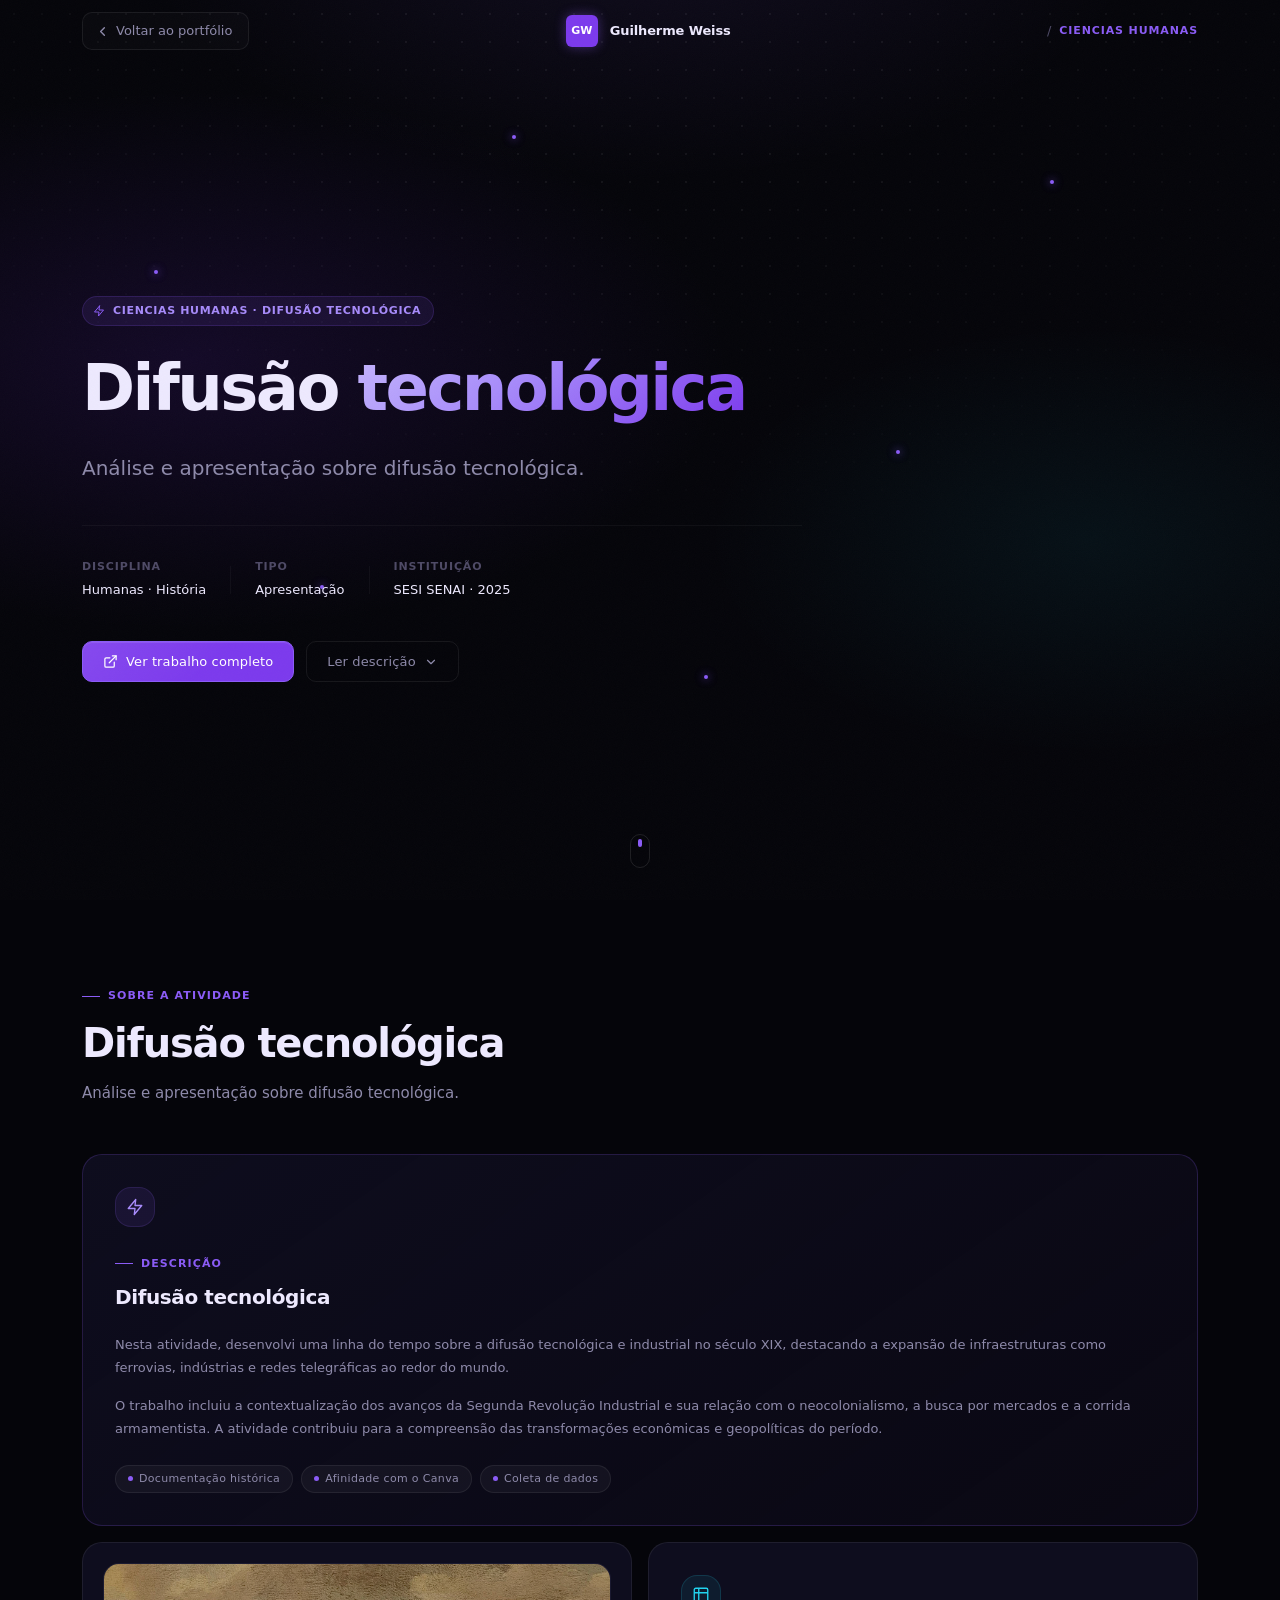
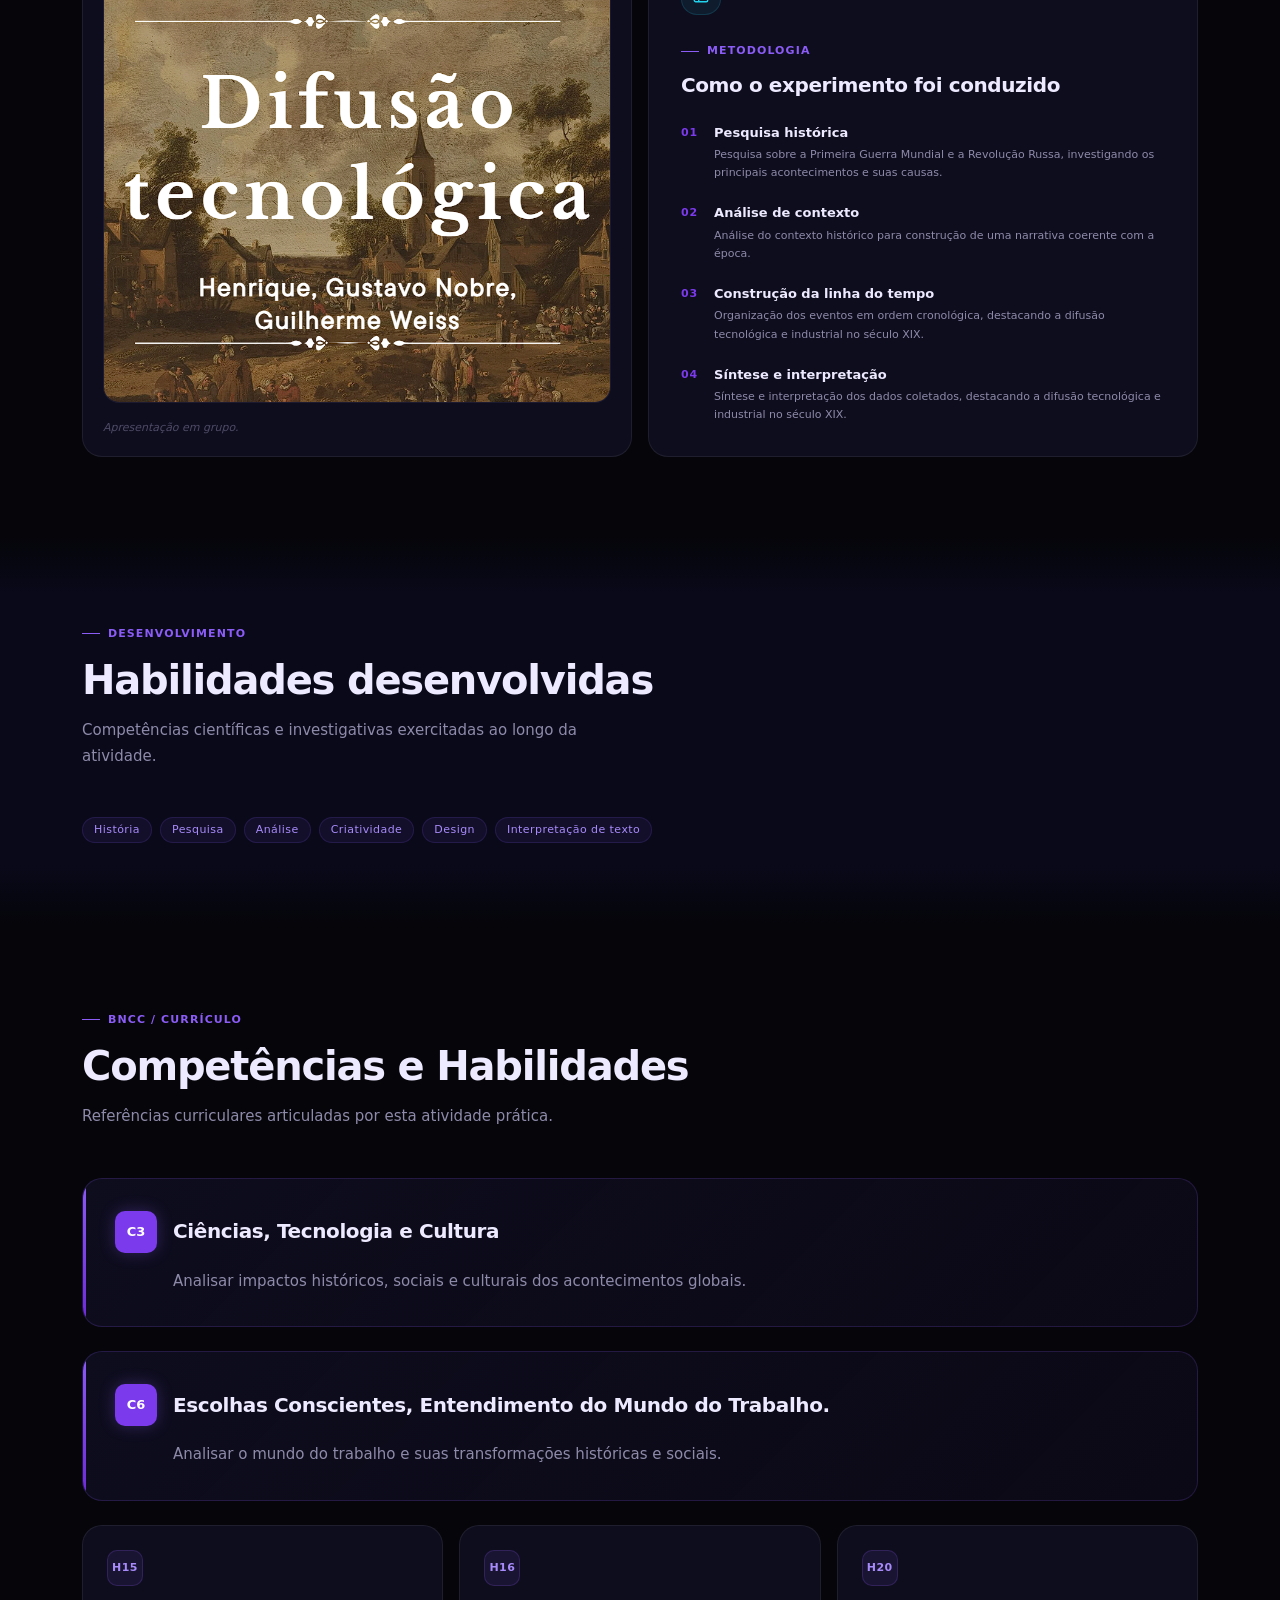
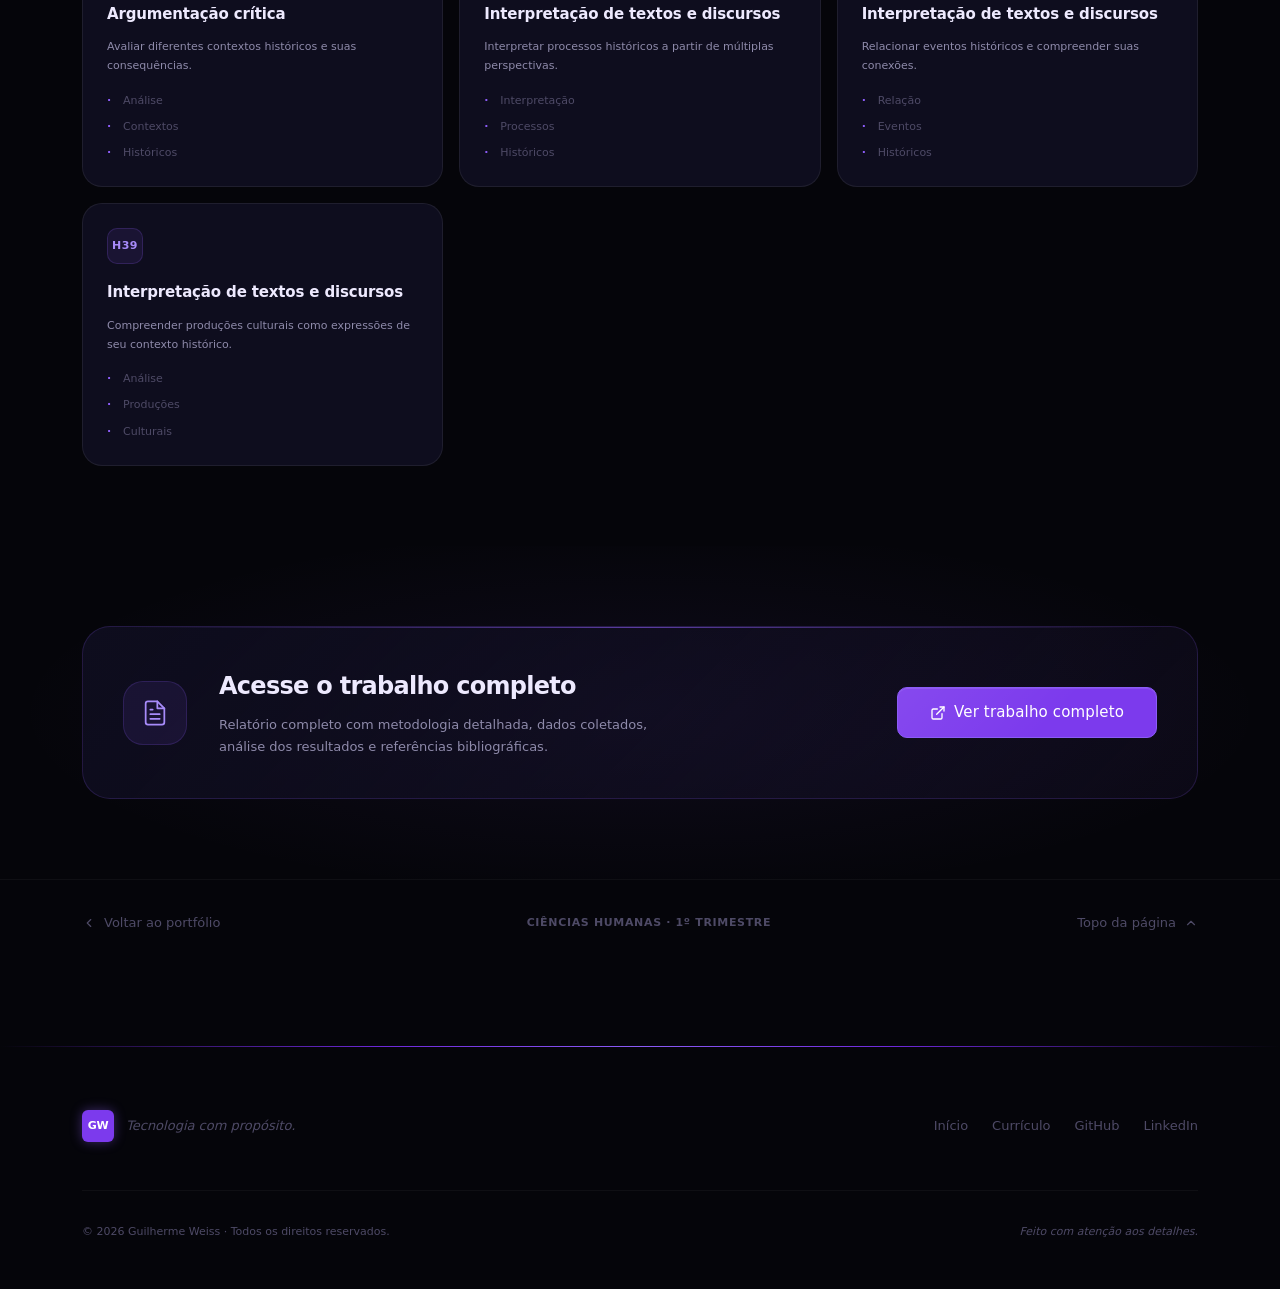
<file: Atividades/Humanas/1 - trimestre/Difusão tech/DT.html>
<!DOCTYPE html>
<html lang="pt-BR">
<head>
  <meta charset="UTF-8" />
  <meta name="viewport" content="width=device-width, initial-scale=1.0" />
  <meta name="description" content="Difusão tecnológica  — . Guilherme Weiss." />
  <meta name="theme-color" content="#05050a" />
  <meta property="og:title" content="Difusão tecnológica · Guilherme Weiss" />
  <meta property="og:description" content="Análise sobre difusão tecnológica." />
  <title>Difusão tecnológica · Guilherme Weiss</title>
  <link rel="preconnect" href="https://fonts.googleapis.com" />
  <link rel="preconnect" href="https://fonts.gstatic.com" crossorigin />
  <link href="https://docs.google.com/document/d/1InySbnxGwIeyUvvCs1xM2RCsfOVp6HE0wiUxIVOHOtE/edit?tab=t.0" rel="stylesheet" />
  <link rel="stylesheet" href="DT.css" />
</head>
<body>

  <!-- Custom cursor -->
  <div class="cursor" id="cursor" aria-hidden="true">
    <div class="cursor__ring"></div>
    <div class="cursor__dot"></div>
  </div>

  <!-- Scroll progress -->
  <div class="scroll-progress" id="scrollProgress" aria-hidden="true"></div>

  <!-- ══════════════════════════════════════════
       NAVBAR
  ══════════════════════════════════════════ -->
  <header class="navbar" id="navbar" role="banner">
    <nav class="navbar__inner container" aria-label="Navegação da atividade">

      <a href="../../../../index.html#human-sciences" class="act-back" aria-label="Voltar ao portfólio">
        <svg width="15" height="15" viewBox="0 0 24 24" fill="none"
             stroke="currentColor" stroke-width="2.2"
             stroke-linecap="round" stroke-linejoin="round" aria-hidden="true">
          <polyline points="15 18 9 12 15 6"/>
        </svg>
        Voltar ao portfólio
      </a>

      <a href="../../../../inicio.html#human-sciences" class="navbar__logo" aria-label="Guilherme Weiss — início">
        <span class="navbar__logo-mark" aria-hidden="true">GW</span>
        <span class="navbar__logo-text">Guilherme Weiss</span>
      </a>

      <div class="act-breadcrumb" aria-label="Local atual">
        <span class="act-breadcrumb__sep" aria-hidden="true">/</span>
        <span class="act-breadcrumb__label">Ciencias Humanas</span>
      </div>

    </nav>
  </header>

  <main>

    <!-- ══════════════════════════════════════════
         HERO
    ══════════════════════════════════════════ -->
    <section class="act-hero" id="top" aria-labelledby="act-title">
      <div class="act-hero__bg-grid"    aria-hidden="true"></div>
      <div class="act-hero__bg-aurora"  aria-hidden="true"></div>
      <div class="act-hero__bg-charge"  aria-hidden="true">
        <!-- partícula animada: elétrons decorativos -->
        <div class="charge-particle" style="--d:0s;   --x:12%;  --y:30%"></div>
        <div class="charge-particle" style="--d:.8s;  --x:82%;  --y:20%"></div>
        <div class="charge-particle" style="--d:1.4s; --x:55%;  --y:75%"></div>
        <div class="charge-particle" style="--d:2.1s; --x:25%;  --y:65%"></div>
        <div class="charge-particle" style="--d:0.3s; --x:70%;  --y:50%"></div>
        <div class="charge-particle" style="--d:1.7s; --x:40%;  --y:15%"></div>
      </div>

      <div class="container">
        <div class="act-hero__inner">

          <!-- Badge -->
          <div class="act-hero__badge reveal">
            <svg width="12" height="12" viewBox="0 0 24 24" fill="none"
                 stroke="currentColor" stroke-width="2"
                 stroke-linecap="round" stroke-linejoin="round" aria-hidden="true">
              <path d="M13 2L3 14h9l-1 8 10-12h-9l1-8z"/>
            </svg>
            Ciencias Humanas · Difusão tecnológica
          </div>

          <!-- Título -->
          <h1 class="act-hero__title reveal reveal--delay-1" id="act-title">
            Difusão
            <span class="act-hero__title-accent">tecnológica</span>
          </h1>

          <!-- Subtítulo -->
          <p class="act-hero__sub reveal reveal--delay-2">
            Análise e apresentação sobre difusão tecnológica.
          </p>

          <!-- Meta row: disciplina / tipo / ano -->
          <div class="act-hero__meta reveal reveal--delay-3" role="list">
            <div class="act-hero__meta-item" role="listitem">
              <span class="act-hero__meta-key">Disciplina</span>
              <span class="act-hero__meta-val">Humanas · História</span>
            </div>
            <div class="act-hero__meta-divider" aria-hidden="true"></div>
            <div class="act-hero__meta-item" role="listitem">
              <span class="act-hero__meta-key">Tipo</span>
              <span class="act-hero__meta-val">Apresentação</span>
            </div>
            <div class="act-hero__meta-divider" aria-hidden="true"></div>
            <div class="act-hero__meta-item" role="listitem">
              <span class="act-hero__meta-key">Instituição</span>
              <span class="act-hero__meta-val">SESI SENAI · 2025</span>
            </div>
          </div>

          <!-- CTA principal -->
          <div class="act-hero__actions reveal reveal--delay-3">
            <a href="https://www.canva.com/design/DAHET8SXPdQ/H80iZ3BdEJFDvNQbbthd4w/edit"
               class="btn btn--primary js-magnetic"
               target="_blank" rel="noopener noreferrer"
               aria-label="Ver trabalho completo no Google Docs">
              <svg width="15" height="15" viewBox="0 0 24 24" fill="none"
                   stroke="currentColor" stroke-width="2"
                   stroke-linecap="round" stroke-linejoin="round" aria-hidden="true">
                <path d="M18 13v6a2 2 0 0 1-2 2H5a2 2 0 0 1-2-2V8a2 2 0 0 1 2-2h6"/>
                <polyline points="15 3 21 3 21 9"/>
                <line x1="10" y1="14" x2="21" y2="3"/>
              </svg>
              Ver trabalho completo
            </a>
            <a href="#descricao" class="btn btn--ghost">
              Ler descrição
              <svg width="14" height="14" viewBox="0 0 24 24" fill="none"
                   stroke="currentColor" stroke-width="2"
                   stroke-linecap="round" stroke-linejoin="round" aria-hidden="true">
                <polyline points="6 9 12 15 18 9"/>
              </svg>
            </a>
          </div>

        </div>
      </div>

      <!-- Scroll cue -->
      <div class="hero__scroll-cue" aria-hidden="true">
        <div class="hero__scroll-track"><div class="hero__scroll-thumb"></div></div>
      </div>
    </section>

    <!-- ══════════════════════════════════════════
         DESCRIÇÃO + IMAGEM (bento)
    ══════════════════════════════════════════ -->
    <section class="act-section" id="descricao" aria-labelledby="descricao-heading">
      <div class="container">

        <div class="act-section__header reveal">
          <div class="section-label">Sobre a atividade</div>
          <h2 class="section-heading" id="descricao-heading">Difusão tecnológica</h2>
          <p class="section-subheading">
            Análise e apresentação sobre difusão tecnológica.
          </p>
        </div>

        <!-- Bento grid principal -->
        <div class="act-bento" role="region" aria-label="Conteúdo principal da atividade">

          <!-- Card grande: descrição completa -->
          <article class="act-card act-card--desc reveal" aria-labelledby="card-desc-title">
            <div class="act-card__top-bar" aria-hidden="true"></div>
            <div class="act-card__icon-wrap" aria-hidden="true">
              <svg width="18" height="18" viewBox="0 0 24 24" fill="none"
                   stroke="currentColor" stroke-width="1.8"
                   stroke-linecap="round" stroke-linejoin="round">
                <path d="M13 2L3 14h9l-1 8 10-12h-9l1-8z"/>
              </svg>
            </div>
            <div class="section-label act-card__overline">Descrição</div>
            <h3 class="act-card__title" id="card-desc-title">Difusão tecnológica</h3>
            <div class="act-card__body">
              <p>
                Nesta atividade, desenvolvi uma linha do tempo sobre a difusão tecnológica e industrial no século XIX, destacando a expansão de infraestruturas como ferrovias, indústrias e redes telegráficas ao redor do mundo.
              </p>
              <p>
                O trabalho incluiu a contextualização dos avanços da Segunda Revolução Industrial e sua relação com o neocolonialismo, a busca por mercados e a corrida armamentista. A atividade contribuiu para a compreensão das transformações econômicas e geopolíticas do período.
              </p>
            </div>
            <div class="act-card__concepts" aria-label="Conceitos validados">
              <span class="act-concept-pill">
                <span class="act-concept-pill__dot" aria-hidden="true"></span>
                Documentação histórica
              </span>
              <span class="act-concept-pill">
                <span class="act-concept-pill__dot" aria-hidden="true"></span>
                Afinidade com o Canva
              </span>
              <span class="act-concept-pill">
                <span class="act-concept-pill__dot" aria-hidden="true"></span>
                Coleta de dados
              </span>
            </div>
          </article>

          <!-- Card imagem ilustrativa -->
          <figure class="act-card act-card--image reveal reveal--delay-1" aria-label="Imagem ilustrativa do experimento">
            <div class="act-card__top-bar" aria-hidden="true"></div>
            <div class="act-img-wrap">
              <!-- Substitua o src abaixo pela imagem real da atividade -->
              <img
                src="Captura de tela 2026-04-21 015601.png"
                alt="Experimento de eletrização por atrito: conduto polimérico próximo a objeto metálico demonstrando indução eletrostática"
                class="act-img"
                loading="lazy"
                onerror="this.parentElement.classList.add('act-img-wrap--placeholder')"
              />
              <!-- Placeholder científico quando não há imagem -->
              <div class="act-img-placeholder" aria-hidden="true">
                <div class="act-img-placeholder__diagram">
                  <!-- Diagrama SVG: campo elétrico simplificado -->
                  <svg viewBox="0 0 300 200" fill="none" xmlns="http://www.w3.org/2000/svg"
                       aria-label="Diagrama de indução eletrostática" role="img">
                    <!-- Corpo polimérico (esquerda) -->
                    <rect x="20" y="75" width="70" height="50" rx="8"
                          fill="rgba(139,92,246,0.12)" stroke="rgba(139,92,246,0.5)" stroke-width="1.5"/>
                    <text x="55" y="96" font-family="Sora,sans-serif" font-size="8"
                          fill="#a78bfa" text-anchor="middle">Polímero</text>
                    <text x="55" y="110" font-family="Sora,sans-serif" font-size="10"
                          fill="#c4b5fd" text-anchor="middle" font-weight="700">−  −  −</text>
                    <text x="55" y="122" font-family="Sora,sans-serif" font-size="8"
                          fill="#8e8aaa" text-anchor="middle">atrito</text>

                    <!-- Linhas de campo -->
                    <line x1="93" y1="88"  x2="125" y2="88"  stroke="rgba(139,92,246,0.4)" stroke-width="1" stroke-dasharray="4 3"/>
                    <line x1="93" y1="100" x2="125" y2="100" stroke="rgba(139,92,246,0.4)" stroke-width="1" stroke-dasharray="4 3"/>
                    <line x1="93" y1="112" x2="125" y2="112" stroke="rgba(139,92,246,0.4)" stroke-width="1" stroke-dasharray="4 3"/>
                    <!-- Setas de campo -->
                    <polygon points="124,85 118,88 124,91" fill="rgba(139,92,246,0.5)"/>
                    <polygon points="124,97 118,100 124,103" fill="rgba(139,92,246,0.5)"/>
                    <polygon points="124,109 118,112 124,115" fill="rgba(139,92,246,0.5)"/>

                    <!-- Corpo metálico (direita) -->
                    <rect x="128" y="68" width="90" height="64" rx="8"
                          fill="rgba(34,211,238,0.06)" stroke="rgba(34,211,238,0.3)" stroke-width="1.5"/>
                    <text x="173" y="88" font-family="Sora,sans-serif" font-size="8"
                          fill="#22d3ee" text-anchor="middle">Condutor</text>
                    <!-- Redistribuição de cargas: + à esquerda, - à direita -->
                    <text x="148" y="106" font-family="Sora,sans-serif" font-size="11"
                          fill="#4ade80" text-anchor="middle" font-weight="700">+  +</text>
                    <text x="198" y="106" font-family="Sora,sans-serif" font-size="11"
                          fill="#a78bfa" text-anchor="middle" font-weight="700">−  −</text>
                    <text x="173" y="122" font-family="Sora,sans-serif" font-size="7.5"
                          fill="#4e4a66" text-anchor="middle">indução</text>

                    <!-- Seta de atração -->
                    <path d="M90 155 Q155 140 210 155" stroke="rgba(139,92,246,0.3)"
                          stroke-width="1" fill="none" stroke-dasharray="3 3"/>
                    <text x="155" y="175" font-family="Sora,sans-serif" font-size="8"
                          fill="#4e4a66" text-anchor="middle">↔ força de atração</text>

                    <!-- Eletrões voando -->
                    <circle cx="108" cy="60" r="3" fill="rgba(139,92,246,0.6)"/>
                    <text x="108" y="55" font-family="Sora,sans-serif" font-size="7"
                          fill="#8b5cf6" text-anchor="middle">e⁻</text>
                    <circle cx="240" cy="55" r="3" fill="rgba(139,92,246,0.6)"/>
                    <text x="240" y="50" font-family="Sora,sans-serif" font-size="7"
                          fill="#8b5cf6" text-anchor="middle">e⁻</text>
                  </svg>
                </div>
              </div>
            </div>
            <figcaption class="act-card__caption">
             Apresentação em grupo.
            </figcaption>
          </figure>

          <!-- Card: processo metodológico -->
          <article class="act-card act-card--method reveal reveal--delay-1" aria-labelledby="card-method-title">
            <div class="act-card__top-bar" aria-hidden="true"></div>
            <div class="act-card__icon-wrap act-card__icon-wrap--teal" aria-hidden="true">
              <svg width="18" height="18" viewBox="0 0 24 24" fill="none"
                   stroke="currentColor" stroke-width="1.8"
                   stroke-linecap="round" stroke-linejoin="round">
                <path d="M9 3H5a2 2 0 0 0-2 2v4m6-6h10a2 2 0 0 1 2 2v4M9 3v18m0 0h10a2 2 0 0 0 2-2V9M9 21H5a2 2 0 0 1-2-2V9m0 0h18"/>
              </svg>
            </div>
            <div class="section-label act-card__overline">Metodologia</div>
            <h3 class="act-card__title" id="card-method-title">Como o experimento foi conduzido</h3>
            <ol class="act-method-list" aria-label="Passos do experimento">
              <li class="act-method-item">
                <span class="act-method-item__num" aria-hidden="true">01</span>
                <div>
                  <strong>Pesquisa histórica</strong>
                  <p>Pesquisa sobre a Primeira Guerra Mundial e a Revolução Russa, investigando os principais acontecimentos e suas causas.</p>
                </div>
              </li>
              <li class="act-method-item">
                <span class="act-method-item__num" aria-hidden="true">02</span>
                <div>
                  <strong>Análise de contexto</strong>
                  <p>Análise do contexto histórico para construção de uma narrativa coerente com a época.</p>
                </div>
              </li>
              <li class="act-method-item">
                <span class="act-method-item__num" aria-hidden="true">03</span>
                <div>
                  <strong>Construção da linha do tempo</strong>
                  <p>Organização dos eventos em ordem cronológica, destacando a difusão tecnológica e industrial no século XIX.</p>
                </div>
              </li>
              <li class="act-method-item">
                <span class="act-method-item__num" aria-hidden="true">04</span>
                <div>
                  <strong>Síntese e interpretação</strong>
                  <p>Síntese e interpretação dos dados coletados, destacando a difusão tecnológica e industrial no século XIX.</p>
                </div>
              </li>
            </ol>
          </article>


        </div><!-- /act-bento -->
      </div>
    </section>

    <!-- ══════════════════════════════════════════
         HABILIDADES DESENVOLVIDAS
    ══════════════════════════════════════════ -->
    <section class="act-section act-section--alt" id="habilidades" aria-labelledby="hab-heading">
      <div class="container">
        <div class="act-section__header reveal">
          <div class="section-label">Desenvolvimento</div>
          <h2 class="section-heading" id="hab-heading">Habilidades desenvolvidas</h2>
          <p class="section-subheading">
            Competências científicas e investigativas exercitadas ao longo da atividade.
          </p>
        </div>

        <div class="act-tags-wrap reveal reveal--delay-1" aria-label="Habilidades em formato de tags">
<span class="tag">História</span>
<span class="tag">Pesquisa</span>
<span class="tag">Análise</span>
<span class="tag">Criatividade</span>
<span class="tag">Design</span>
<span class="tag">Interpretação de texto</span>
        </div>
      </div>
    </section>

    <!-- ══════════════════════════════════════════
         COMPETÊNCIAS E HABILIDADES BNCC
    ══════════════════════════════════════════ -->
    <section class="act-section" id="competencias" aria-labelledby="comp-heading">
      <div class="container">
        <div class="act-section__header reveal">
          <div class="section-label">BNCC / Currículo</div>
          <h2 class="section-heading" id="comp-heading">Competências e Habilidades</h2>
          <p class="section-subheading">
            Referências curriculares articuladas por esta atividade prática.
          </p>
        </div>

        <div class="act-competencias">

                              <!-- Competência C3 -->
          <div class="act-comp-card reveal" aria-labelledby="comp-c1-title">
            <div class="act-comp-card__header">
              <div class="act-comp-card__badge">C3</div>
              <h3 class="act-comp-card__title" id="comp-c1-title">
                Ciências, Tecnologia e Cultura
              </h3>
            </div>
            <p class="act-comp-card__desc">
              Analisar impactos históricos, sociais e culturais dos acontecimentos globais.
            </p>
          </div>

                              <!-- Competência C6 -->
          <div class="act-comp-card reveal" aria-labelledby="comp-c1-title">
            <div class="act-comp-card__header">
              <div class="act-comp-card__badge">C6</div>
              <h3 class="act-comp-card__title" id="comp-c1-title">
                Escolhas Conscientes, Entendimento do Mundo do Trabalho.
              </h3>
            </div>
            <p class="act-comp-card__desc">
              Analisar o mundo do trabalho e suas transformações históricas e sociais.
            </p>
          </div>

          <!-- Habilidades -->
          <div class="act-hab-grid">

            <article class="act-hab-card reveal reveal--delay-1" aria-labelledby="hab-h1">
              <div class="act-hab-card__code" aria-label="Habilidade H1">H15</div>
              <h4 class="act-hab-card__title" id="hab-h1">Argumentação crítica</h4>
              <p class="act-hab-card__desc">
                Avaliar diferentes contextos históricos e suas consequências.
              </p>
              <ul class="act-hab-card__list" aria-label="Tipos de linguagens">
                <li>Análise</li>
  <li>Contextos</li>
  <li>Históricos</li>
              </ul>
            </article>

            <article class="act-hab-card reveal reveal--delay-1" aria-labelledby="hab-h7">
              <div class="act-hab-card__code" aria-label="Habilidade H7">H16</div>
              <h4 class="act-hab-card__title" id="hab-h7">Interpretação de textos e discursos</h4>
              <p class="act-hab-card__desc">
                Interpretar processos históricos a partir de múltiplas perspectivas.
              </p>
              <ul class="act-hab-card__list" aria-label="Áreas da química">
                <li>Interpretação</li>
  <li>Processos</li>
  <li>Históricos</li>
              </ul>
            </article>

            <article class="act-hab-card reveal reveal--delay-1" aria-labelledby="hab-h7">
              <div class="act-hab-card__code" aria-label="Habilidade H7">H20</div>
              <h4 class="act-hab-card__title" id="hab-h7">Interpretação de textos e discursos</h4>
              <p class="act-hab-card__desc">
                Relacionar eventos históricos e compreender suas conexões.
              </p>
              <ul class="act-hab-card__list" aria-label="Áreas da química">
                <li>Relação</li>
  <li>Eventos</li>
  <li>Históricos</li>
              </ul>
            </article>

            <article class="act-hab-card reveal reveal--delay-1" aria-labelledby="hab-h7">
              <div class="act-hab-card__code" aria-label="Habilidade H7">H39</div>
              <h4 class="act-hab-card__title" id="hab-h7">Interpretação de textos e discursos</h4>
              <p class="act-hab-card__desc">
                Compreender produções culturais como expressões de seu contexto histórico.
              </p>
              <ul class="act-hab-card__list" aria-label="Áreas da química">
                <li>Análise</li>
  <li>Produções</li>
  <li>Culturais</li>
              </ul>
            </article>

          </div><!-- /act-hab-grid -->
        </div><!-- /act-competencias -->
      </div>
    </section>

    <!-- ══════════════════════════════════════════
         CTA FINAL + TRABALHO COMPLETO
    ══════════════════════════════════════════ -->
    <section class="act-cta-section" id="trabalho" aria-labelledby="cta-heading">
      <div class="act-cta-section__glow" aria-hidden="true"></div>
      <div class="container">
        <div class="act-cta reveal">
          <div class="act-cta__icon" aria-hidden="true">
            <svg width="28" height="28" viewBox="0 0 24 24" fill="none"
                 stroke="currentColor" stroke-width="1.5"
                 stroke-linecap="round" stroke-linejoin="round">
              <path d="M14 2H6a2 2 0 0 0-2 2v16a2 2 0 0 0 2 2h12a2 2 0 0 0 2-2V8z"/>
              <polyline points="14 2 14 8 20 8"/>
              <line x1="16" y1="13" x2="8" y2="13"/>
              <line x1="16" y1="17" x2="8" y2="17"/>
              <polyline points="10 9 9 9 8 9"/>
            </svg>
          </div>
          <div class="act-cta__content">
            <h2 class="act-cta__title" id="cta-heading">Acesse o trabalho completo</h2>
            <p class="act-cta__desc">
              Relatório completo com metodologia detalhada, dados coletados,
              análise dos resultados e referências bibliográficas.
            </p>
          </div>
          <a href="https://www.canva.com/design/DAHET8SXPdQ/H80iZ3BdEJFDvNQbbthd4w/edit"
             class="btn btn--primary btn--lg js-magnetic"
             target="_blank" rel="noopener noreferrer"
             aria-label="Abrir trabalho completo no Canva (nova aba)">
            <svg width="16" height="16" viewBox="0 0 24 24" fill="none"
                 stroke="currentColor" stroke-width="2"
                 stroke-linecap="round" stroke-linejoin="round" aria-hidden="true">
              <path d="M18 13v6a2 2 0 0 1-2 2H5a2 2 0 0 1-2-2V8a2 2 0 0 1 2-2h6"/>
              <polyline points="15 3 21 3 21 9"/>
              <line x1="10" y1="14" x2="21" y2="3"/>
            </svg>
            Ver trabalho completo
          </a>
        </div>
      </div>
    </section>

    <!-- Navegação entre atividades -->
    <section class="act-nav-between" aria-label="Navegar entre atividades">
      <div class="container">
        <div class="act-nav-between__inner">
          <a href="../../../../index.html#human-sciences" class="act-nav-between__home reveal">
            <svg width="14" height="14" viewBox="0 0 24 24" fill="none"
                 stroke="currentColor" stroke-width="2"
                 stroke-linecap="round" stroke-linejoin="round" aria-hidden="true">
              <polyline points="15 18 9 12 15 6"/>
            </svg>
            Voltar ao portfólio
          </a>
          <span class="act-nav-between__label reveal reveal--delay-1">Ciências Humanas · 1º Trimestre</span>
          <a href="#top" class="act-nav-between__top reveal reveal--delay-2">
            Topo da página
            <svg width="14" height="14" viewBox="0 0 24 24" fill="none"
                 stroke="currentColor" stroke-width="2"
                 stroke-linecap="round" stroke-linejoin="round" aria-hidden="true">
              <polyline points="18 15 12 9 6 15"/>
            </svg>
          </a>
        </div>
      </div>
    </section>

  </main>

  <!-- ══════════════════════════════════════════
       FOOTER
  ══════════════════════════════════════════ -->
  <footer class="footer" role="contentinfo">
    <div class="footer__gradient" aria-hidden="true"></div>
    <div class="container">
      <div class="footer__inner">
        <div class="footer__brand">
          <span class="navbar__logo-mark" aria-hidden="true">GW</span>
          <p class="footer__tagline">Tecnologia com propósito.</p>
        </div>
        <nav class="footer__nav" aria-label="Links do rodapé">
          <a href="../../../../Inicio/inicio.html#hero" class="footer__link">Início</a>
          <a href="../../../../Inicio/inicio.html#resume" class="footer__link">Currículo</a>
          <a href="https://github.com/guilhermewrsilva-arch" class="footer__link" target="_blank" rel="noopener">GitHub</a>
          <a href="https://www.linkedin.com/in/guilherme-weiss-a996a1350" class="footer__link" target="_blank" rel="noopener">LinkedIn</a>
        </nav>
      </div>
      <div class="footer__bottom">
        <p class="footer__copy">&copy; 2026 Guilherme Weiss · Todos os direitos reservados.</p>
        <p class="footer__made">Feito com atenção aos detalhes.</p>
      </div>
    </div>
  </footer>

  <script src="DT.js"></script>
</body>
</html>
</file>
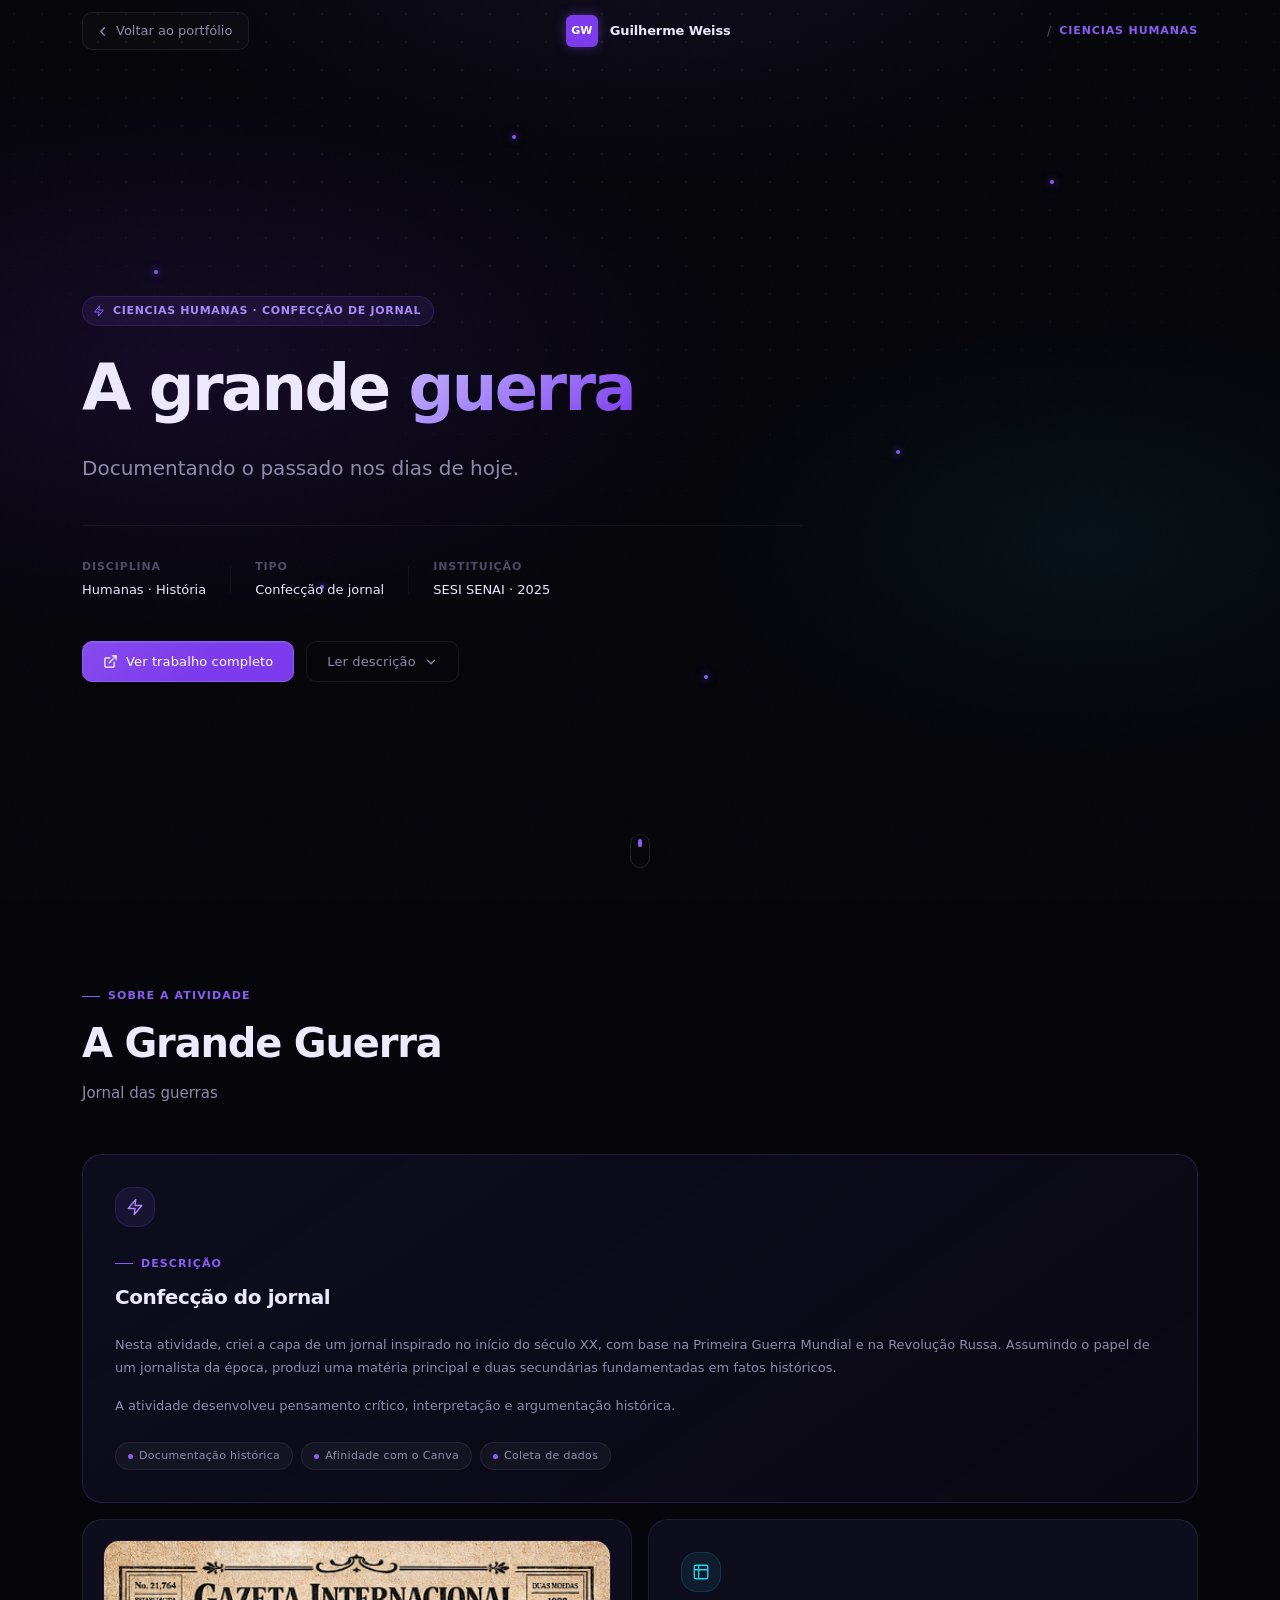
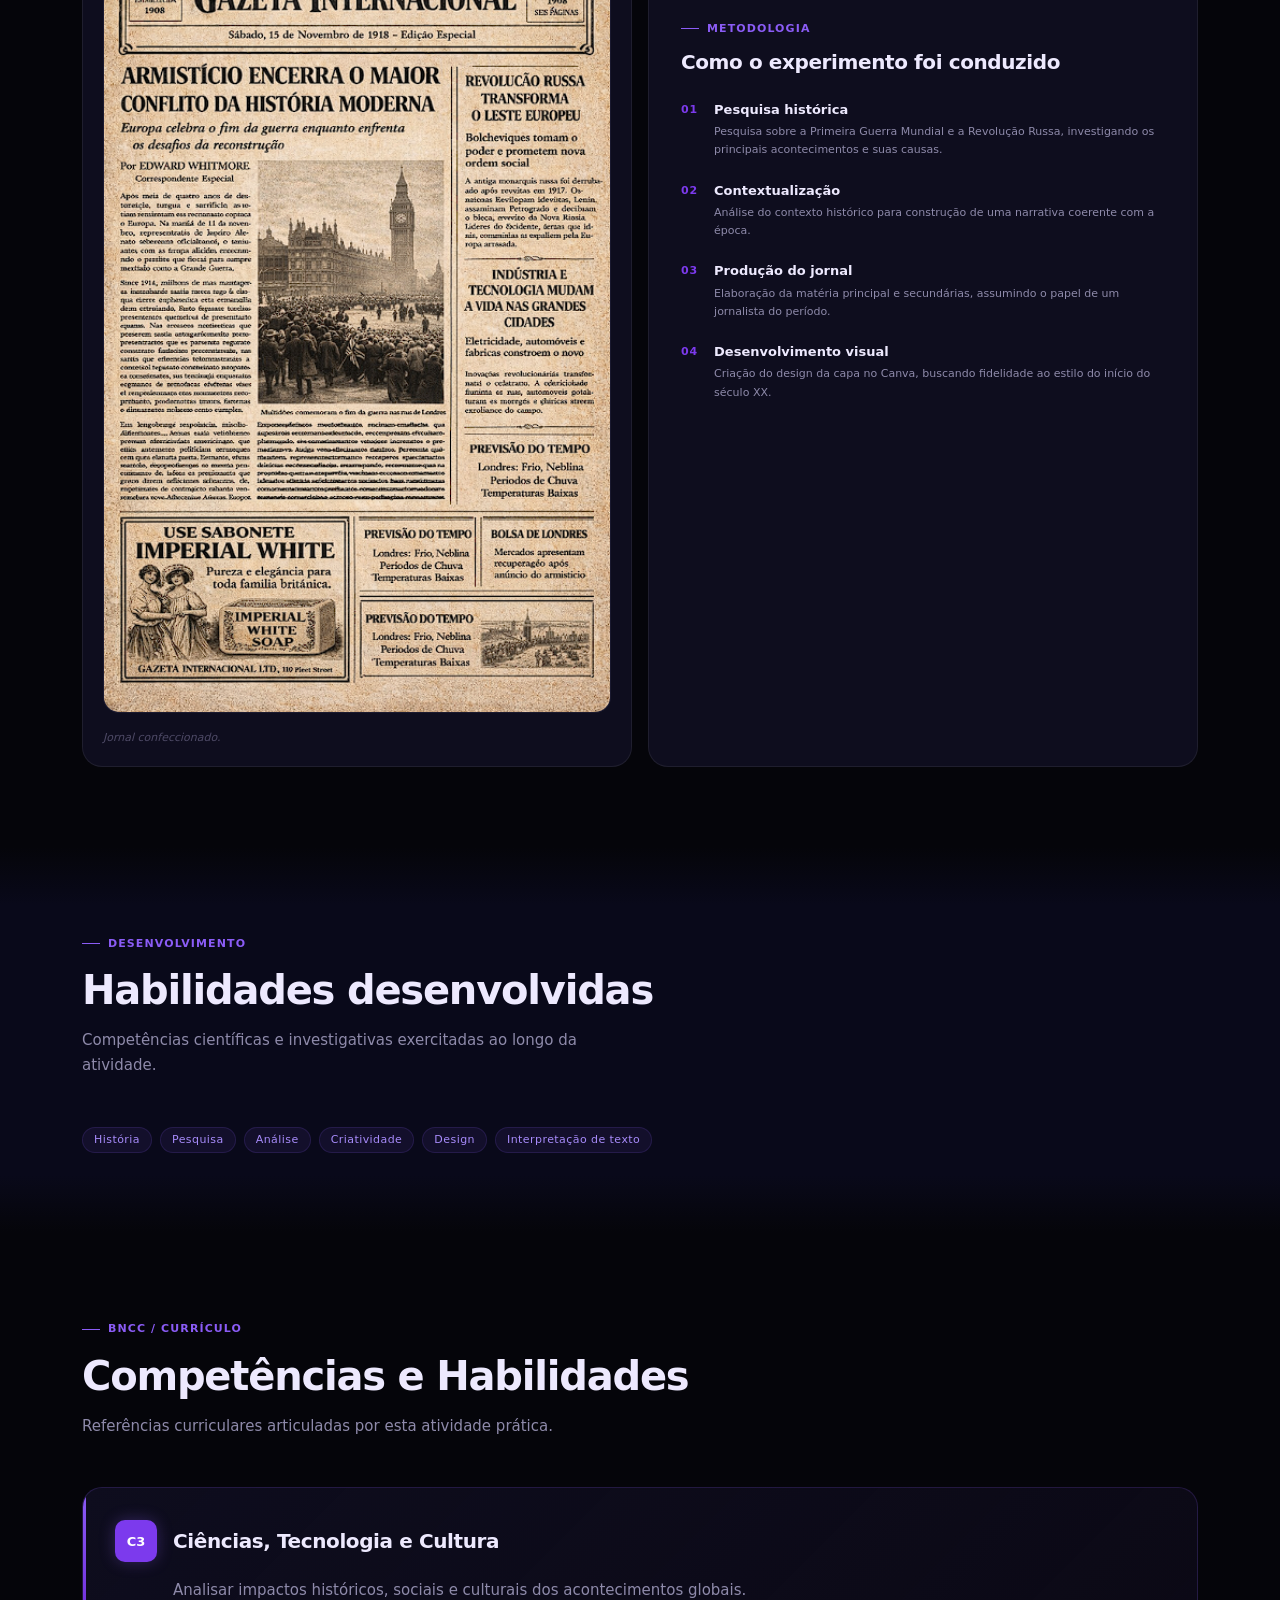
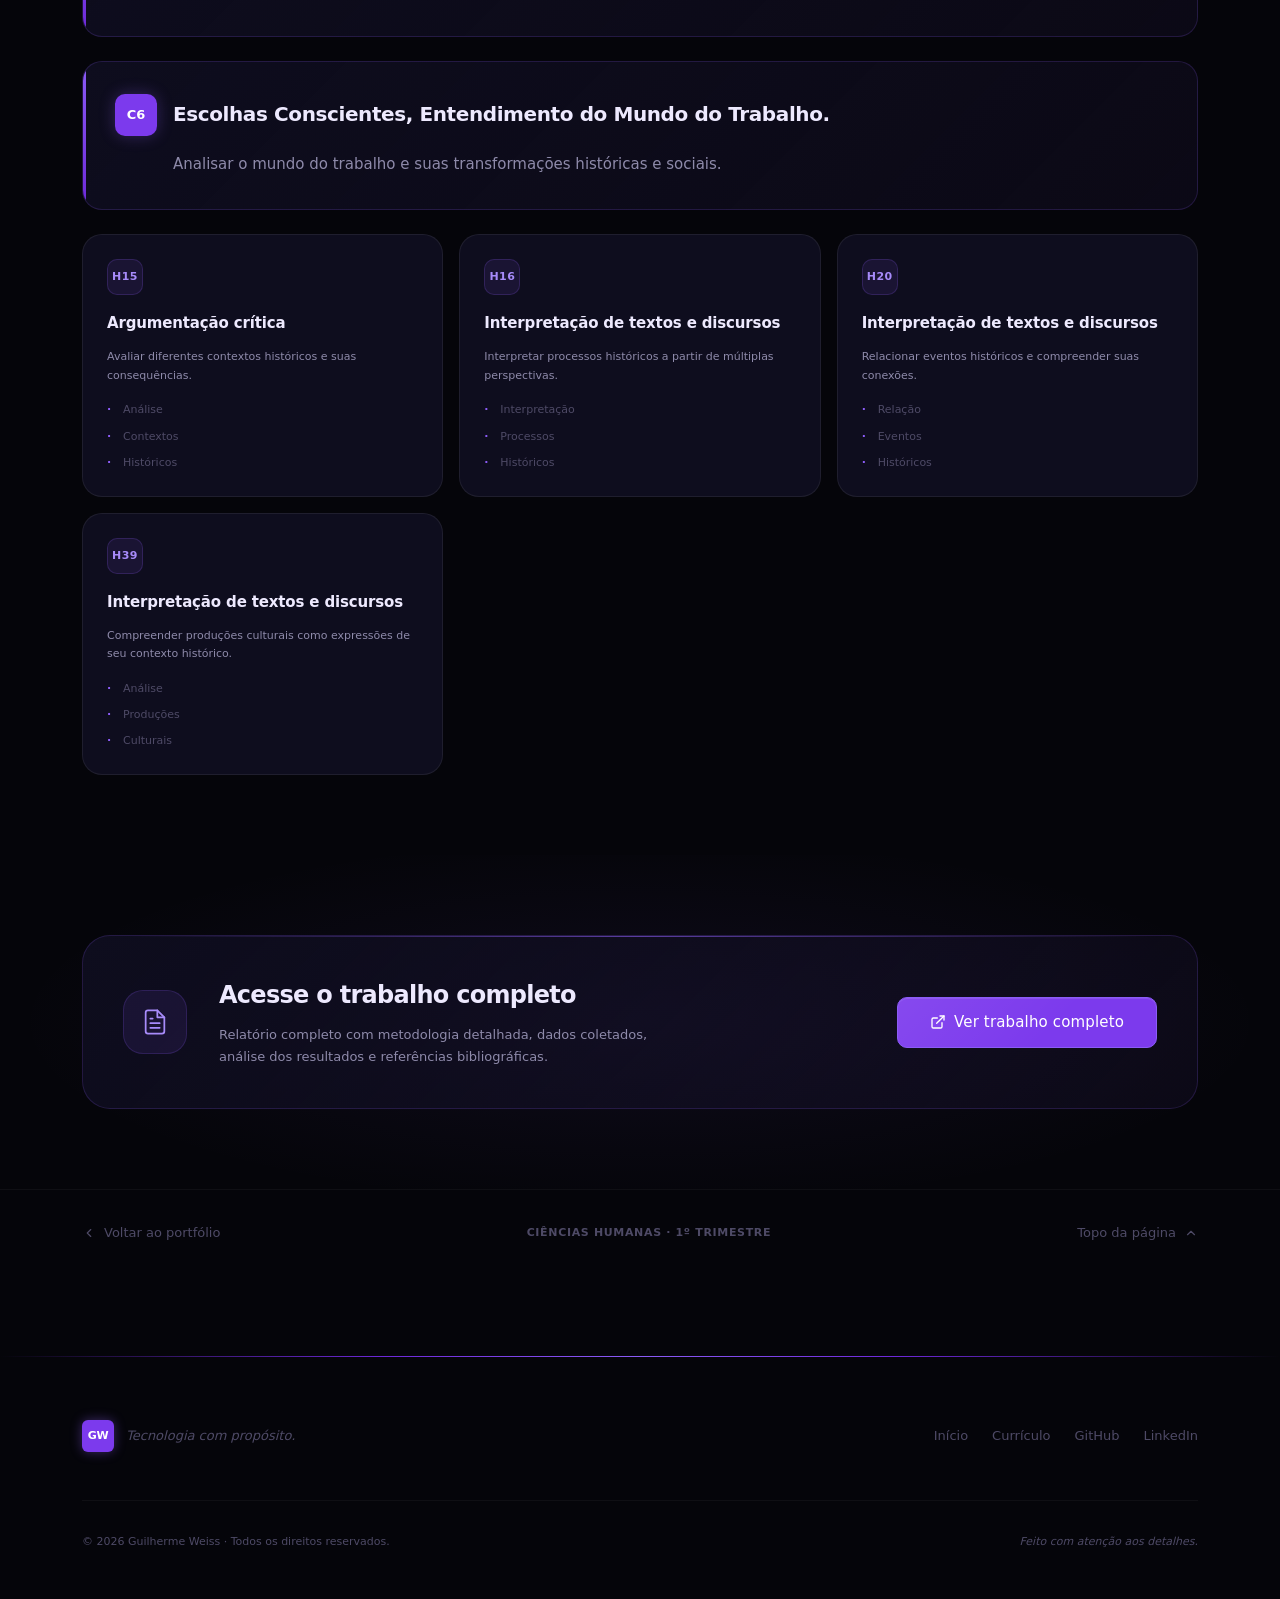
<file: Atividades/Humanas/1 - trimestre/Grande guerra/GG.html>
<!DOCTYPE html>
<html lang="pt-BR">
<head>
  <meta charset="UTF-8" />
  <meta name="viewport" content="width=device-width, initial-scale=1.0" />
  <meta name="description" content="A grande guerra  — . Guilherme Weiss." />
  <meta name="theme-color" content="#05050a" />
  <meta property="og:title" content="A grande guerra · Guilherme Weiss" />
  <meta property="og:description" content="Análise sobre filosofia e ética." />
  <title>Documentando o passado · Guilherme Weiss</title>
  <link rel="preconnect" href="https://fonts.googleapis.com" />
  <link rel="preconnect" href="https://fonts.gstatic.com" crossorigin />
  <link href="https://docs.google.com/document/d/1fWA7JBstlEnpwC4s2lBP5nL42qmG_6kqaMpQbDrlS68/edit?usp=sharing" rel="stylesheet" />
  <link rel="stylesheet" href="GG.css" />
</head>
<body>

  <!-- Custom cursor -->
  <div class="cursor" id="cursor" aria-hidden="true">
    <div class="cursor__ring"></div>
    <div class="cursor__dot"></div>
  </div>

  <!-- Scroll progress -->
  <div class="scroll-progress" id="scrollProgress" aria-hidden="true"></div>

  <!-- ══════════════════════════════════════════
       NAVBAR
  ══════════════════════════════════════════ -->
  <header class="navbar" id="navbar" role="banner">
    <nav class="navbar__inner container" aria-label="Navegação da atividade">

      <a href="../../../../index.html#human-sciences" class="act-back" aria-label="Voltar ao portfólio">
        <svg width="15" height="15" viewBox="0 0 24 24" fill="none"
             stroke="currentColor" stroke-width="2.2"
             stroke-linecap="round" stroke-linejoin="round" aria-hidden="true">
          <polyline points="15 18 9 12 15 6"/>
        </svg>
        Voltar ao portfólio
      </a>

      <a href="../../../../Inicio/inicio.html#human-sciences" class="navbar__logo" aria-label="Guilherme Weiss — início">
        <span class="navbar__logo-mark" aria-hidden="true">GW</span>
        <span class="navbar__logo-text">Guilherme Weiss</span>
      </a>

      <div class="act-breadcrumb" aria-label="Local atual">
        <span class="act-breadcrumb__sep" aria-hidden="true">/</span>
        <span class="act-breadcrumb__label">Ciencias Humanas</span>
      </div>

    </nav>
  </header>

  <main>

    <!-- ══════════════════════════════════════════
         HERO
    ══════════════════════════════════════════ -->
    <section class="act-hero" id="top" aria-labelledby="act-title">
      <div class="act-hero__bg-grid"    aria-hidden="true"></div>
      <div class="act-hero__bg-aurora"  aria-hidden="true"></div>
      <div class="act-hero__bg-charge"  aria-hidden="true">
        <!-- partícula animada: elétrons decorativos -->
        <div class="charge-particle" style="--d:0s;   --x:12%;  --y:30%"></div>
        <div class="charge-particle" style="--d:.8s;  --x:82%;  --y:20%"></div>
        <div class="charge-particle" style="--d:1.4s; --x:55%;  --y:75%"></div>
        <div class="charge-particle" style="--d:2.1s; --x:25%;  --y:65%"></div>
        <div class="charge-particle" style="--d:0.3s; --x:70%;  --y:50%"></div>
        <div class="charge-particle" style="--d:1.7s; --x:40%;  --y:15%"></div>
      </div>

      <div class="container">
        <div class="act-hero__inner">

          <!-- Badge -->
          <div class="act-hero__badge reveal">
            <svg width="12" height="12" viewBox="0 0 24 24" fill="none"
                 stroke="currentColor" stroke-width="2"
                 stroke-linecap="round" stroke-linejoin="round" aria-hidden="true">
              <path d="M13 2L3 14h9l-1 8 10-12h-9l1-8z"/>
            </svg>
            Ciencias Humanas · Confecção de jornal
          </div>

          <!-- Título -->
          <h1 class="act-hero__title reveal reveal--delay-1" id="act-title">
            A grande
            <span class="act-hero__title-accent">guerra</span>
          </h1>

          <!-- Subtítulo -->
          <p class="act-hero__sub reveal reveal--delay-2">
            Documentando o passado nos dias de hoje.
          </p>

          <!-- Meta row: disciplina / tipo / ano -->
          <div class="act-hero__meta reveal reveal--delay-3" role="list">
            <div class="act-hero__meta-item" role="listitem">
              <span class="act-hero__meta-key">Disciplina</span>
              <span class="act-hero__meta-val">Humanas · História</span>
            </div>
            <div class="act-hero__meta-divider" aria-hidden="true"></div>
            <div class="act-hero__meta-item" role="listitem">
              <span class="act-hero__meta-key">Tipo</span>
              <span class="act-hero__meta-val">Confecção de jornal</span>
            </div>
            <div class="act-hero__meta-divider" aria-hidden="true"></div>
            <div class="act-hero__meta-item" role="listitem">
              <span class="act-hero__meta-key">Instituição</span>
              <span class="act-hero__meta-val">SESI SENAI · 2025</span>
            </div>
          </div>

          <!-- CTA principal -->
          <div class="act-hero__actions reveal reveal--delay-3">
            <a href="https://docs.google.com/document/d/1fWA7JBstlEnpwC4s2lBP5nL42qmG_6kqaMpQbDrlS68/edit?usp=sharing"
               class="btn btn--primary js-magnetic"
               target="_blank" rel="noopener noreferrer"
               aria-label="Ver trabalho completo no Google Docs">
              <svg width="15" height="15" viewBox="0 0 24 24" fill="none"
                   stroke="currentColor" stroke-width="2"
                   stroke-linecap="round" stroke-linejoin="round" aria-hidden="true">
                <path d="M18 13v6a2 2 0 0 1-2 2H5a2 2 0 0 1-2-2V8a2 2 0 0 1 2-2h6"/>
                <polyline points="15 3 21 3 21 9"/>
                <line x1="10" y1="14" x2="21" y2="3"/>
              </svg>
              Ver trabalho completo
            </a>
            <a href="#descricao" class="btn btn--ghost">
              Ler descrição
              <svg width="14" height="14" viewBox="0 0 24 24" fill="none"
                   stroke="currentColor" stroke-width="2"
                   stroke-linecap="round" stroke-linejoin="round" aria-hidden="true">
                <polyline points="6 9 12 15 18 9"/>
              </svg>
            </a>
          </div>

        </div>
      </div>

      <!-- Scroll cue -->
      <div class="hero__scroll-cue" aria-hidden="true">
        <div class="hero__scroll-track"><div class="hero__scroll-thumb"></div></div>
      </div>
    </section>

    <!-- ══════════════════════════════════════════
         DESCRIÇÃO + IMAGEM (bento)
    ══════════════════════════════════════════ -->
    <section class="act-section" id="descricao" aria-labelledby="descricao-heading">
      <div class="container">

        <div class="act-section__header reveal">
          <div class="section-label">Sobre a atividade</div>
          <h2 class="section-heading" id="descricao-heading">A Grande Guerra</h2>
          <p class="section-subheading">
            Jornal das guerras
          </p>
        </div>

        <!-- Bento grid principal -->
        <div class="act-bento" role="region" aria-label="Conteúdo principal da atividade">

          <!-- Card grande: descrição completa -->
          <article class="act-card act-card--desc reveal" aria-labelledby="card-desc-title">
            <div class="act-card__top-bar" aria-hidden="true"></div>
            <div class="act-card__icon-wrap" aria-hidden="true">
              <svg width="18" height="18" viewBox="0 0 24 24" fill="none"
                   stroke="currentColor" stroke-width="1.8"
                   stroke-linecap="round" stroke-linejoin="round">
                <path d="M13 2L3 14h9l-1 8 10-12h-9l1-8z"/>
              </svg>
            </div>
            <div class="section-label act-card__overline">Descrição</div>
            <h3 class="act-card__title" id="card-desc-title">Confecção do jornal</h3>
            <div class="act-card__body">
              <p>
                Nesta atividade, criei a capa de um jornal inspirado no início do século XX, com base na Primeira Guerra Mundial e na Revolução Russa. Assumindo o papel de um jornalista da época, produzi uma matéria principal e duas secundárias fundamentadas em fatos históricos.
              </p>
              <p>
                A atividade desenvolveu pensamento crítico, interpretação e argumentação histórica.
              </p>
            </div>
            <div class="act-card__concepts" aria-label="Conceitos validados">
              <span class="act-concept-pill">
                <span class="act-concept-pill__dot" aria-hidden="true"></span>
                Documentação histórica
              </span>
              <span class="act-concept-pill">
                <span class="act-concept-pill__dot" aria-hidden="true"></span>
                Afinidade com o Canva
              </span>
              <span class="act-concept-pill">
                <span class="act-concept-pill__dot" aria-hidden="true"></span>
                Coleta de dados
              </span>
            </div>
          </article>

          <!-- Card imagem ilustrativa -->
          <figure class="act-card act-card--image reveal reveal--delay-1" aria-label="Imagem ilustrativa do experimento">
            <div class="act-card__top-bar" aria-hidden="true"></div>
            <div class="act-img-wrap">
              <!-- Substitua o src abaixo pela imagem real da atividade -->
              <img
                src="Captura de tela 2026-04-21 011951.png"
                alt="Experimento de eletrização por atrito: conduto polimérico próximo a objeto metálico demonstrando indução eletrostática"
                class="act-img"
                loading="lazy"
                onerror="this.parentElement.classList.add('act-img-wrap--placeholder')"
              />
              <!-- Placeholder científico quando não há imagem -->
              <div class="act-img-placeholder" aria-hidden="true">
                <div class="act-img-placeholder__diagram">
                  <!-- Diagrama SVG: campo elétrico simplificado -->
                  <svg viewBox="0 0 300 200" fill="none" xmlns="http://www.w3.org/2000/svg"
                       aria-label="Diagrama de indução eletrostática" role="img">
                    <!-- Corpo polimérico (esquerda) -->
                    <rect x="20" y="75" width="70" height="50" rx="8"
                          fill="rgba(139,92,246,0.12)" stroke="rgba(139,92,246,0.5)" stroke-width="1.5"/>
                    <text x="55" y="96" font-family="Sora,sans-serif" font-size="8"
                          fill="#a78bfa" text-anchor="middle">Polímero</text>
                    <text x="55" y="110" font-family="Sora,sans-serif" font-size="10"
                          fill="#c4b5fd" text-anchor="middle" font-weight="700">−  −  −</text>
                    <text x="55" y="122" font-family="Sora,sans-serif" font-size="8"
                          fill="#8e8aaa" text-anchor="middle">atrito</text>

                    <!-- Linhas de campo -->
                    <line x1="93" y1="88"  x2="125" y2="88"  stroke="rgba(139,92,246,0.4)" stroke-width="1" stroke-dasharray="4 3"/>
                    <line x1="93" y1="100" x2="125" y2="100" stroke="rgba(139,92,246,0.4)" stroke-width="1" stroke-dasharray="4 3"/>
                    <line x1="93" y1="112" x2="125" y2="112" stroke="rgba(139,92,246,0.4)" stroke-width="1" stroke-dasharray="4 3"/>
                    <!-- Setas de campo -->
                    <polygon points="124,85 118,88 124,91" fill="rgba(139,92,246,0.5)"/>
                    <polygon points="124,97 118,100 124,103" fill="rgba(139,92,246,0.5)"/>
                    <polygon points="124,109 118,112 124,115" fill="rgba(139,92,246,0.5)"/>

                    <!-- Corpo metálico (direita) -->
                    <rect x="128" y="68" width="90" height="64" rx="8"
                          fill="rgba(34,211,238,0.06)" stroke="rgba(34,211,238,0.3)" stroke-width="1.5"/>
                    <text x="173" y="88" font-family="Sora,sans-serif" font-size="8"
                          fill="#22d3ee" text-anchor="middle">Condutor</text>
                    <!-- Redistribuição de cargas: + à esquerda, - à direita -->
                    <text x="148" y="106" font-family="Sora,sans-serif" font-size="11"
                          fill="#4ade80" text-anchor="middle" font-weight="700">+  +</text>
                    <text x="198" y="106" font-family="Sora,sans-serif" font-size="11"
                          fill="#a78bfa" text-anchor="middle" font-weight="700">−  −</text>
                    <text x="173" y="122" font-family="Sora,sans-serif" font-size="7.5"
                          fill="#4e4a66" text-anchor="middle">indução</text>

                    <!-- Seta de atração -->
                    <path d="M90 155 Q155 140 210 155" stroke="rgba(139,92,246,0.3)"
                          stroke-width="1" fill="none" stroke-dasharray="3 3"/>
                    <text x="155" y="175" font-family="Sora,sans-serif" font-size="8"
                          fill="#4e4a66" text-anchor="middle">↔ força de atração</text>

                    <!-- Eletrões voando -->
                    <circle cx="108" cy="60" r="3" fill="rgba(139,92,246,0.6)"/>
                    <text x="108" y="55" font-family="Sora,sans-serif" font-size="7"
                          fill="#8b5cf6" text-anchor="middle">e⁻</text>
                    <circle cx="240" cy="55" r="3" fill="rgba(139,92,246,0.6)"/>
                    <text x="240" y="50" font-family="Sora,sans-serif" font-size="7"
                          fill="#8b5cf6" text-anchor="middle">e⁻</text>
                  </svg>
                </div>
              </div>
            </div>
            <figcaption class="act-card__caption">
             Jornal confeccionado.
            </figcaption>
          </figure>

          <!-- Card: processo metodológico -->
          <article class="act-card act-card--method reveal reveal--delay-1" aria-labelledby="card-method-title">
            <div class="act-card__top-bar" aria-hidden="true"></div>
            <div class="act-card__icon-wrap act-card__icon-wrap--teal" aria-hidden="true">
              <svg width="18" height="18" viewBox="0 0 24 24" fill="none"
                   stroke="currentColor" stroke-width="1.8"
                   stroke-linecap="round" stroke-linejoin="round">
                <path d="M9 3H5a2 2 0 0 0-2 2v4m6-6h10a2 2 0 0 1 2 2v4M9 3v18m0 0h10a2 2 0 0 0 2-2V9M9 21H5a2 2 0 0 1-2-2V9m0 0h18"/>
              </svg>
            </div>
            <div class="section-label act-card__overline">Metodologia</div>
            <h3 class="act-card__title" id="card-method-title">Como o experimento foi conduzido</h3>
            <ol class="act-method-list" aria-label="Passos do experimento">
              <li class="act-method-item">
                <span class="act-method-item__num" aria-hidden="true">01</span>
                <div>
                  <strong>Pesquisa histórica</strong>
                  <p>Pesquisa sobre a Primeira Guerra Mundial e a Revolução Russa, investigando os principais acontecimentos e suas causas.</p>
                </div>
              </li>
              <li class="act-method-item">
                <span class="act-method-item__num" aria-hidden="true">02</span>
                <div>
                  <strong>Contextualização</strong>
                  <p>Análise do contexto histórico para construção de uma narrativa coerente com a época.</p>
                </div>
              </li>
              <li class="act-method-item">
                <span class="act-method-item__num" aria-hidden="true">03</span>
                <div>
                  <strong>Produção do jornal</strong>
                  <p>Elaboração da matéria principal e secundárias, assumindo o papel de um jornalista do período.</p>
                </div>
              </li>
              <li class="act-method-item">
                <span class="act-method-item__num" aria-hidden="true">04</span>
                <div>
                  <strong>Desenvolvimento visual</strong>
                  <p>Criação do design da capa no Canva, buscando fidelidade ao estilo do início do século XX.</p>
                </div>
              </li>
            </ol>
          </article>


        </div><!-- /act-bento -->
      </div>
    </section>

    <!-- ══════════════════════════════════════════
         HABILIDADES DESENVOLVIDAS
    ══════════════════════════════════════════ -->
    <section class="act-section act-section--alt" id="habilidades" aria-labelledby="hab-heading">
      <div class="container">
        <div class="act-section__header reveal">
          <div class="section-label">Desenvolvimento</div>
          <h2 class="section-heading" id="hab-heading">Habilidades desenvolvidas</h2>
          <p class="section-subheading">
            Competências científicas e investigativas exercitadas ao longo da atividade.
          </p>
        </div>

        <div class="act-tags-wrap reveal reveal--delay-1" aria-label="Habilidades em formato de tags">
<span class="tag">História</span>
<span class="tag">Pesquisa</span>
<span class="tag">Análise</span>
<span class="tag">Criatividade</span>
<span class="tag">Design</span>
<span class="tag">Interpretação de texto</span>
        </div>
      </div>
    </section>

    <!-- ══════════════════════════════════════════
         COMPETÊNCIAS E HABILIDADES BNCC
    ══════════════════════════════════════════ -->
    <section class="act-section" id="competencias" aria-labelledby="comp-heading">
      <div class="container">
        <div class="act-section__header reveal">
          <div class="section-label">BNCC / Currículo</div>
          <h2 class="section-heading" id="comp-heading">Competências e Habilidades</h2>
          <p class="section-subheading">
            Referências curriculares articuladas por esta atividade prática.
          </p>
        </div>

        <div class="act-competencias">

                              <!-- Competência C3 -->
          <div class="act-comp-card reveal" aria-labelledby="comp-c1-title">
            <div class="act-comp-card__header">
              <div class="act-comp-card__badge">C3</div>
              <h3 class="act-comp-card__title" id="comp-c1-title">
                Ciências, Tecnologia e Cultura
              </h3>
            </div>
            <p class="act-comp-card__desc">
              Analisar impactos históricos, sociais e culturais dos acontecimentos globais.
            </p>
          </div>

                              <!-- Competência C6 -->
          <div class="act-comp-card reveal" aria-labelledby="comp-c1-title">
            <div class="act-comp-card__header">
              <div class="act-comp-card__badge">C6</div>
              <h3 class="act-comp-card__title" id="comp-c1-title">
                Escolhas Conscientes, Entendimento do Mundo do Trabalho.
              </h3>
            </div>
            <p class="act-comp-card__desc">
              Analisar o mundo do trabalho e suas transformações históricas e sociais.
            </p>
          </div>

          <!-- Habilidades -->
          <div class="act-hab-grid">

            <article class="act-hab-card reveal reveal--delay-1" aria-labelledby="hab-h1">
              <div class="act-hab-card__code" aria-label="Habilidade H1">H15</div>
              <h4 class="act-hab-card__title" id="hab-h1">Argumentação crítica</h4>
              <p class="act-hab-card__desc">
                Avaliar diferentes contextos históricos e suas consequências.
              </p>
              <ul class="act-hab-card__list" aria-label="Tipos de linguagens">
                <li>Análise</li>
  <li>Contextos</li>
  <li>Históricos</li>
              </ul>
            </article>

            <article class="act-hab-card reveal reveal--delay-1" aria-labelledby="hab-h7">
              <div class="act-hab-card__code" aria-label="Habilidade H7">H16</div>
              <h4 class="act-hab-card__title" id="hab-h7">Interpretação de textos e discursos</h4>
              <p class="act-hab-card__desc">
                Interpretar processos históricos a partir de múltiplas perspectivas.
              </p>
              <ul class="act-hab-card__list" aria-label="Áreas da química">
                <li>Interpretação</li>
  <li>Processos</li>
  <li>Históricos</li>
              </ul>
            </article>

            <article class="act-hab-card reveal reveal--delay-1" aria-labelledby="hab-h7">
              <div class="act-hab-card__code" aria-label="Habilidade H7">H20</div>
              <h4 class="act-hab-card__title" id="hab-h7">Interpretação de textos e discursos</h4>
              <p class="act-hab-card__desc">
                Relacionar eventos históricos e compreender suas conexões.
              </p>
              <ul class="act-hab-card__list" aria-label="Áreas da química">
                <li>Relação</li>
  <li>Eventos</li>
  <li>Históricos</li>
              </ul>
            </article>

            <article class="act-hab-card reveal reveal--delay-1" aria-labelledby="hab-h7">
              <div class="act-hab-card__code" aria-label="Habilidade H7">H39</div>
              <h4 class="act-hab-card__title" id="hab-h7">Interpretação de textos e discursos</h4>
              <p class="act-hab-card__desc">
                Compreender produções culturais como expressões de seu contexto histórico.
              </p>
              <ul class="act-hab-card__list" aria-label="Áreas da química">
                <li>Análise</li>
  <li>Produções</li>
  <li>Culturais</li>
              </ul>
            </article>

          </div><!-- /act-hab-grid -->
        </div><!-- /act-competencias -->
      </div>
    </section>

    <!-- ══════════════════════════════════════════
         CTA FINAL + TRABALHO COMPLETO
    ══════════════════════════════════════════ -->
    <section class="act-cta-section" id="trabalho" aria-labelledby="cta-heading">
      <div class="act-cta-section__glow" aria-hidden="true"></div>
      <div class="container">
        <div class="act-cta reveal">
          <div class="act-cta__icon" aria-hidden="true">
            <svg width="28" height="28" viewBox="0 0 24 24" fill="none"
                 stroke="currentColor" stroke-width="1.5"
                 stroke-linecap="round" stroke-linejoin="round">
              <path d="M14 2H6a2 2 0 0 0-2 2v16a2 2 0 0 0 2 2h12a2 2 0 0 0 2-2V8z"/>
              <polyline points="14 2 14 8 20 8"/>
              <line x1="16" y1="13" x2="8" y2="13"/>
              <line x1="16" y1="17" x2="8" y2="17"/>
              <polyline points="10 9 9 9 8 9"/>
            </svg>
          </div>
          <div class="act-cta__content">
            <h2 class="act-cta__title" id="cta-heading">Acesse o trabalho completo</h2>
            <p class="act-cta__desc">
              Relatório completo com metodologia detalhada, dados coletados,
              análise dos resultados e referências bibliográficas.
            </p>
          </div>
          <a href="https://docs.google.com/document/d/1fWA7JBstlEnpwC4s2lBP5nL42qmG_6kqaMpQbDrlS68/edit?tab=t.0"
             class="btn btn--primary btn--lg js-magnetic"
             target="_blank" rel="noopener noreferrer"
             aria-label="Abrir trabalho completo no Google Docs (nova aba)">
            <svg width="16" height="16" viewBox="0 0 24 24" fill="none"
                 stroke="currentColor" stroke-width="2"
                 stroke-linecap="round" stroke-linejoin="round" aria-hidden="true">
              <path d="M18 13v6a2 2 0 0 1-2 2H5a2 2 0 0 1-2-2V8a2 2 0 0 1 2-2h6"/>
              <polyline points="15 3 21 3 21 9"/>
              <line x1="10" y1="14" x2="21" y2="3"/>
            </svg>
            Ver trabalho completo
          </a>
        </div>
      </div>
    </section>

    <!-- Navegação entre atividades -->
    <section class="act-nav-between" aria-label="Navegar entre atividades">
      <div class="container">
        <div class="act-nav-between__inner">
          <a href="../../../../index.html#human-sciences" class="act-nav-between__home reveal">
            <svg width="14" height="14" viewBox="0 0 24 24" fill="none"
                 stroke="currentColor" stroke-width="2"
                 stroke-linecap="round" stroke-linejoin="round" aria-hidden="true">
              <polyline points="15 18 9 12 15 6"/>
            </svg>
            Voltar ao portfólio
          </a>
          <span class="act-nav-between__label reveal reveal--delay-1">Ciências Humanas · 1º Trimestre</span>
          <a href="#top" class="act-nav-between__top reveal reveal--delay-2">
            Topo da página
            <svg width="14" height="14" viewBox="0 0 24 24" fill="none"
                 stroke="currentColor" stroke-width="2"
                 stroke-linecap="round" stroke-linejoin="round" aria-hidden="true">
              <polyline points="18 15 12 9 6 15"/>
            </svg>
          </a>
        </div>
      </div>
    </section>

  </main>

  <!-- ══════════════════════════════════════════
       FOOTER
  ══════════════════════════════════════════ -->
  <footer class="footer" role="contentinfo">
    <div class="footer__gradient" aria-hidden="true"></div>
    <div class="container">
      <div class="footer__inner">
        <div class="footer__brand">
          <span class="navbar__logo-mark" aria-hidden="true">GW</span>
          <p class="footer__tagline">Tecnologia com propósito.</p>
        </div>
        <nav class="footer__nav" aria-label="Links do rodapé">
          <a href="../../../../Inicio/inicio.html#hero" class="footer__link">Início</a>
          <a href="../../../../Inicio/inicio.html#resume" class="footer__link">Currículo</a>
          <a href="https://github.com/guilhermewrsilva-arch" class="footer__link" target="_blank" rel="noopener">GitHub</a>
          <a href="https://www.linkedin.com/in/guilherme-weiss-a996a1350" class="footer__link" target="_blank" rel="noopener">LinkedIn</a>
        </nav>
      </div>
      <div class="footer__bottom">
        <p class="footer__copy">&copy; 2026 Guilherme Weiss · Todos os direitos reservados.</p>
        <p class="footer__made">Feito com atenção aos detalhes.</p>
      </div>
    </div>
  </footer>

  <script src="GG.js"></script>
</body>
</html>
</file>
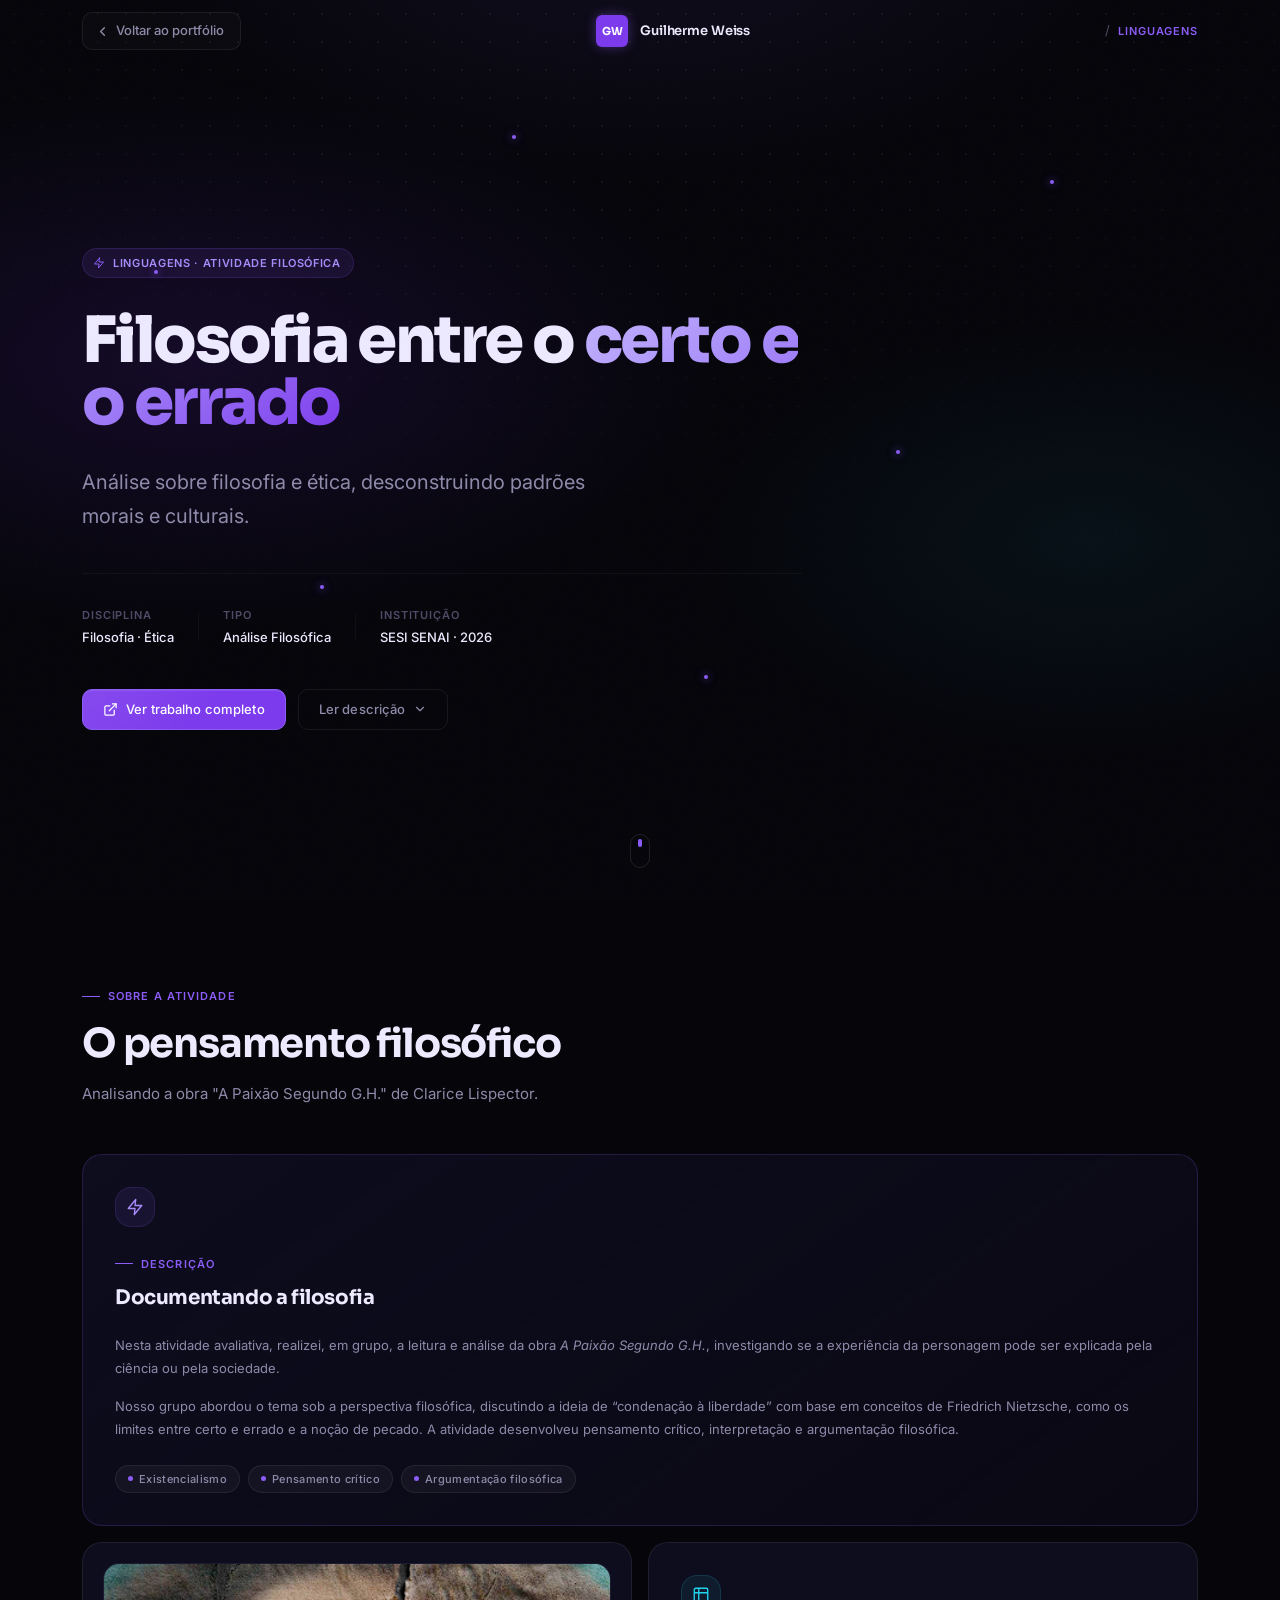
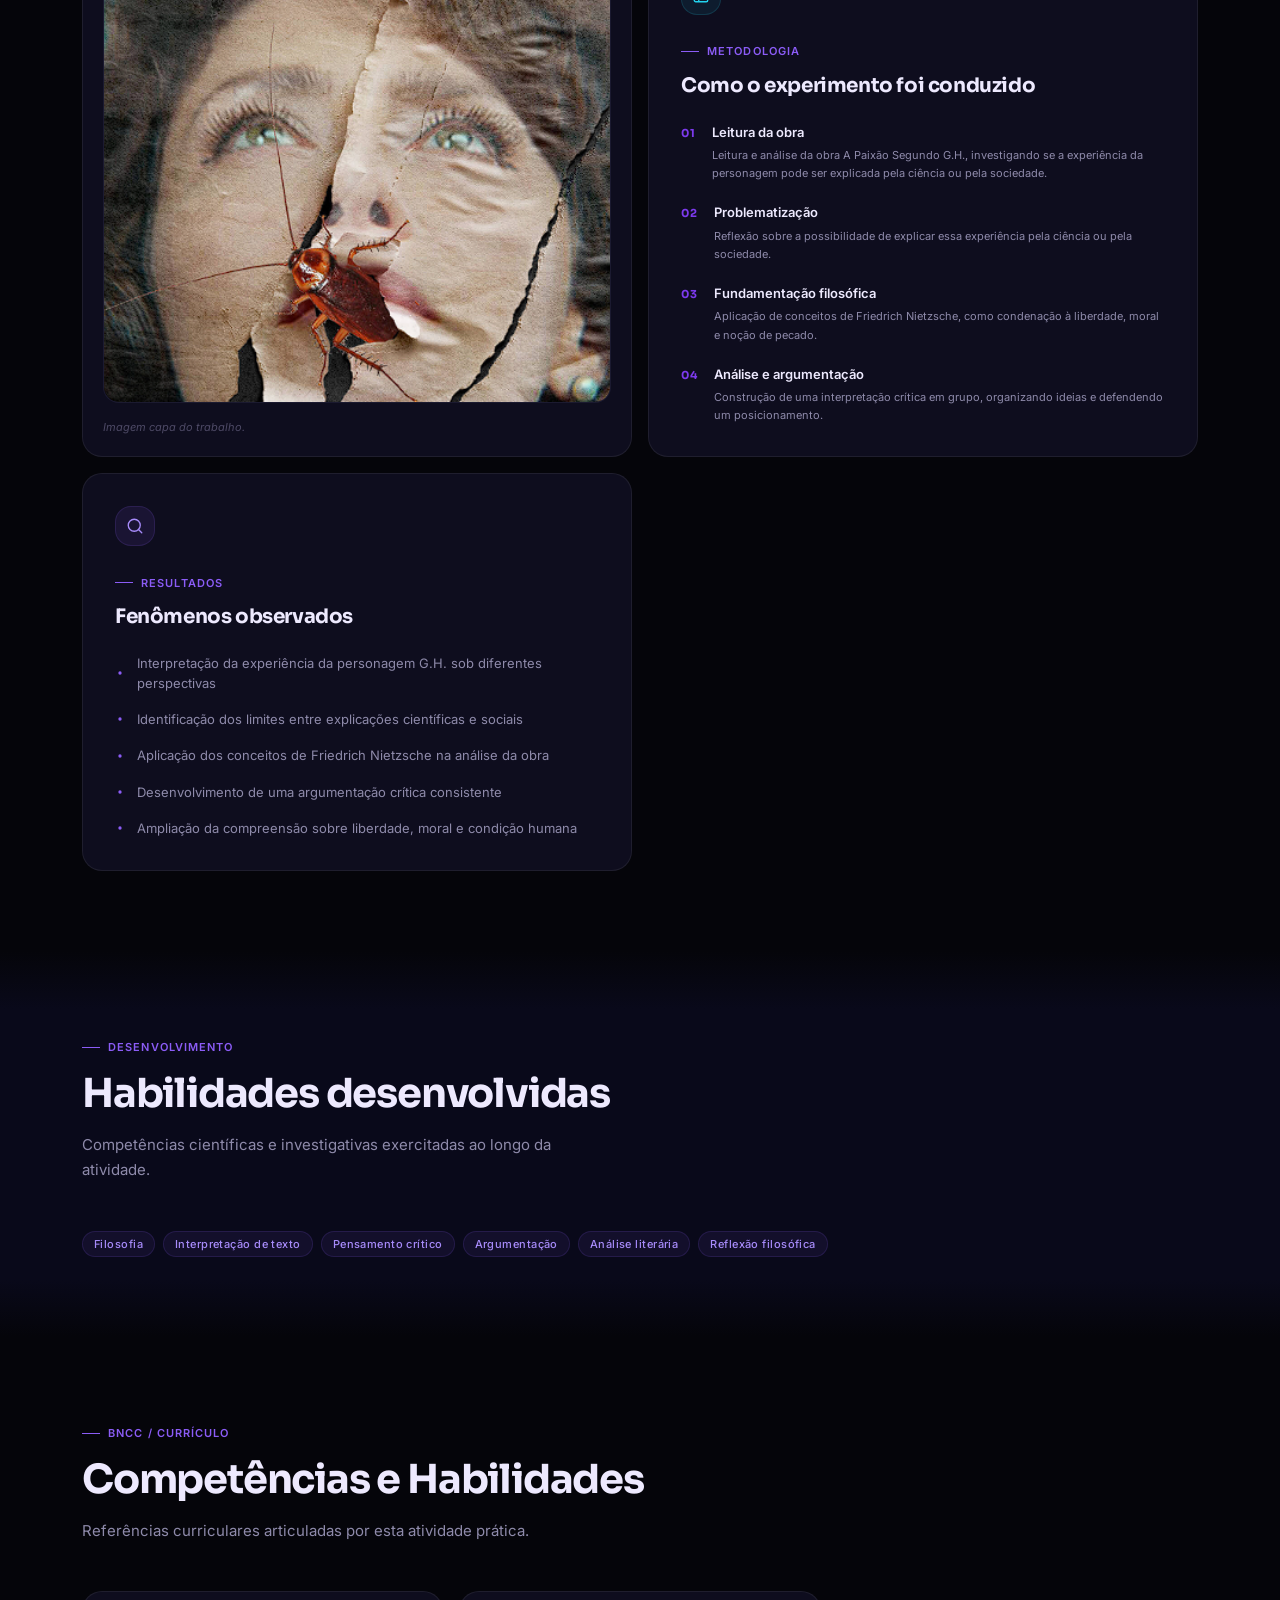
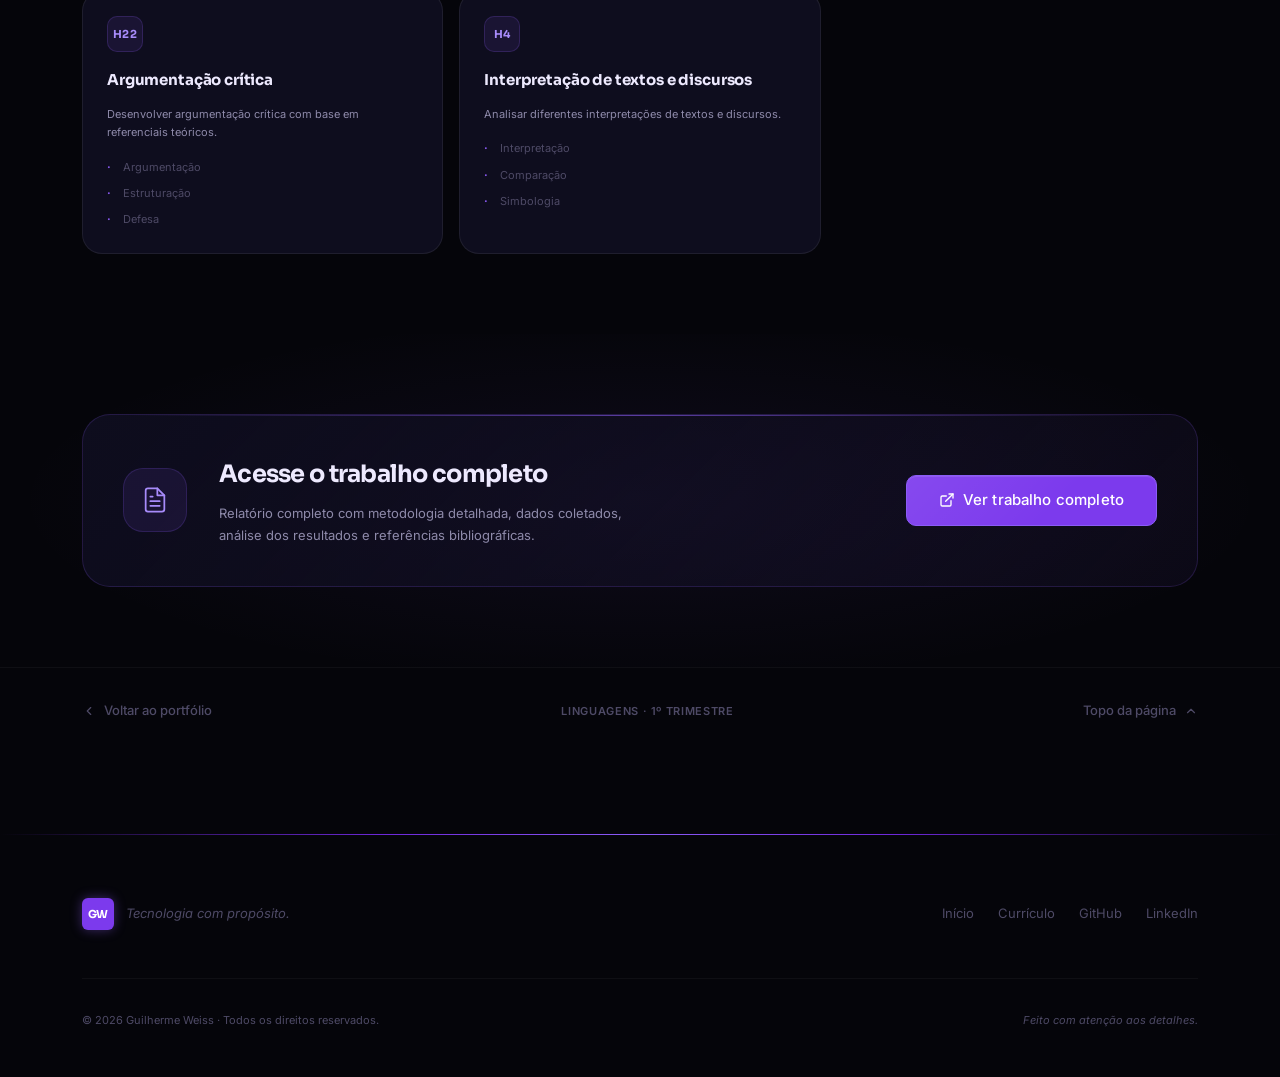
<file: Atividades/Linguagens/1 - trimestre/GH/GH.html>
<!DOCTYPE html>
<html lang="pt-BR">
<head>
  <meta charset="UTF-8" />
  <meta name="viewport" content="width=device-width, initial-scale=1.0" />
  <meta name="description" content="Filosofia entre o certo e o errado — análise prática de transferência de carga e indução eletrostática. Guilherme Weiss." />
  <meta name="theme-color" content="#05050a" />
  <meta property="og:title" content="Filosofia entre o certo e o errado · Guilherme Weiss" />
  <meta property="og:description" content="Análise sobre filosofia e ética." />
  <title>Filosofia entre o certo e o errado · Guilherme Weiss</title>
  <link rel="preconnect" href="https://fonts.googleapis.com" />
  <link rel="preconnect" href="https://fonts.gstatic.com" crossorigin />
  <link href="https://fonts.googleapis.com/css2?family=Sora:wght@300;400;500;600;700;800&family=Inter:ital,wght@0,300;0,400;0,500;0,600;1,400&display=swap" rel="stylesheet" />
  <link rel="stylesheet" href="GH.css" />
</head>
<body>

  <!-- Custom cursor -->
  <div class="cursor" id="cursor" aria-hidden="true">
    <div class="cursor__ring"></div>
    <div class="cursor__dot"></div>
  </div>

  <!-- Scroll progress -->
  <div class="scroll-progress" id="scrollProgress" aria-hidden="true"></div>

  <!-- ══════════════════════════════════════════
       NAVBAR
  ══════════════════════════════════════════ -->
  <header class="navbar" id="navbar" role="banner">
    <nav class="navbar__inner container" aria-label="Navegação da atividade">

      <a href="../../../../index.html#languages" class="act-back" aria-label="Voltar ao portfólio">
        <svg width="15" height="15" viewBox="0 0 24 24" fill="none"
             stroke="currentColor" stroke-width="2.2"
             stroke-linecap="round" stroke-linejoin="round" aria-hidden="true">
          <polyline points="15 18 9 12 15 6"/>
        </svg>
        Voltar ao portfólio
      </a>

      <a href="../../../../inicio.html" class="navbar__logo" aria-label="Guilherme Weiss — início">
        <span class="navbar__logo-mark" aria-hidden="true">GW</span>
        <span class="navbar__logo-text">Guilherme Weiss</span>
      </a>

      <div class="act-breadcrumb" aria-label="Local atual">
        <span class="act-breadcrumb__sep" aria-hidden="true">/</span>
        <span class="act-breadcrumb__label">Linguagens</span>
      </div>

    </nav>
  </header>

  <main>

    <!-- ══════════════════════════════════════════
         HERO
    ══════════════════════════════════════════ -->
    <section class="act-hero" id="top" aria-labelledby="act-title">
      <div class="act-hero__bg-grid"    aria-hidden="true"></div>
      <div class="act-hero__bg-aurora"  aria-hidden="true"></div>
      <div class="act-hero__bg-charge"  aria-hidden="true">
        <!-- partícula animada: elétrons decorativos -->
        <div class="charge-particle" style="--d:0s;   --x:12%;  --y:30%"></div>
        <div class="charge-particle" style="--d:.8s;  --x:82%;  --y:20%"></div>
        <div class="charge-particle" style="--d:1.4s; --x:55%;  --y:75%"></div>
        <div class="charge-particle" style="--d:2.1s; --x:25%;  --y:65%"></div>
        <div class="charge-particle" style="--d:0.3s; --x:70%;  --y:50%"></div>
        <div class="charge-particle" style="--d:1.7s; --x:40%;  --y:15%"></div>
      </div>

      <div class="container">
        <div class="act-hero__inner">

          <!-- Badge -->
          <div class="act-hero__badge reveal">
            <svg width="12" height="12" viewBox="0 0 24 24" fill="none"
                 stroke="currentColor" stroke-width="2"
                 stroke-linecap="round" stroke-linejoin="round" aria-hidden="true">
              <path d="M13 2L3 14h9l-1 8 10-12h-9l1-8z"/>
            </svg>
            Linguagens · Atividade filosófica
          </div>

          <!-- Título -->
          <h1 class="act-hero__title reveal reveal--delay-1" id="act-title">
            Filosofia entre o
            <span class="act-hero__title-accent">certo e o errado</span>
          </h1>

          <!-- Subtítulo -->
          <p class="act-hero__sub reveal reveal--delay-2">
            Análise sobre filosofia e ética,
            desconstruindo padrões morais e culturais.
          </p>

          <!-- Meta row: disciplina / tipo / ano -->
          <div class="act-hero__meta reveal reveal--delay-3" role="list">
            <div class="act-hero__meta-item" role="listitem">
              <span class="act-hero__meta-key">Disciplina</span>
              <span class="act-hero__meta-val">Filosofia · Ética</span>
            </div>
            <div class="act-hero__meta-divider" aria-hidden="true"></div>
            <div class="act-hero__meta-item" role="listitem">
              <span class="act-hero__meta-key">Tipo</span>
              <span class="act-hero__meta-val">Análise Filosófica</span>
            </div>
            <div class="act-hero__meta-divider" aria-hidden="true"></div>
            <div class="act-hero__meta-item" role="listitem">
              <span class="act-hero__meta-key">Instituição</span>
              <span class="act-hero__meta-val">SESI SENAI · 2026</span>
            </div>
          </div>

          <!-- CTA principal -->
          <div class="act-hero__actions reveal reveal--delay-3">
            <a href="https://prezi.com/view/WyBWEv51o7Ne7dY4jYGp/?referral_token=ZYXCx7lnB3FN"
               class="btn btn--primary js-magnetic"
               target="_blank" rel="noopener noreferrer"
               aria-label="Ver trabalho completo no Google Docs">
              <svg width="15" height="15" viewBox="0 0 24 24" fill="none"
                   stroke="currentColor" stroke-width="2"
                   stroke-linecap="round" stroke-linejoin="round" aria-hidden="true">
                <path d="M18 13v6a2 2 0 0 1-2 2H5a2 2 0 0 1-2-2V8a2 2 0 0 1 2-2h6"/>
                <polyline points="15 3 21 3 21 9"/>
                <line x1="10" y1="14" x2="21" y2="3"/>
              </svg>
              Ver trabalho completo
            </a>
            <a href="#descricao" class="btn btn--ghost">
              Ler descrição
              <svg width="14" height="14" viewBox="0 0 24 24" fill="none"
                   stroke="currentColor" stroke-width="2"
                   stroke-linecap="round" stroke-linejoin="round" aria-hidden="true">
                <polyline points="6 9 12 15 18 9"/>
              </svg>
            </a>
          </div>

        </div>
      </div>

      <!-- Scroll cue -->
      <div class="hero__scroll-cue" aria-hidden="true">
        <div class="hero__scroll-track"><div class="hero__scroll-thumb"></div></div>
      </div>
    </section>

    <!-- ══════════════════════════════════════════
         DESCRIÇÃO + IMAGEM (bento)
    ══════════════════════════════════════════ -->
    <section class="act-section" id="descricao" aria-labelledby="descricao-heading">
      <div class="container">

        <div class="act-section__header reveal">
          <div class="section-label">Sobre a atividade</div>
          <h2 class="section-heading" id="descricao-heading">O pensamento filosófico</h2>
          <p class="section-subheading">
            Analisando a obra "A Paixão Segundo G.H." de Clarice Lispector.
          </p>
        </div>

        <!-- Bento grid principal -->
        <div class="act-bento" role="region" aria-label="Conteúdo principal da atividade">

          <!-- Card grande: descrição completa -->
          <article class="act-card act-card--desc reveal" aria-labelledby="card-desc-title">
            <div class="act-card__top-bar" aria-hidden="true"></div>
            <div class="act-card__icon-wrap" aria-hidden="true">
              <svg width="18" height="18" viewBox="0 0 24 24" fill="none"
                   stroke="currentColor" stroke-width="1.8"
                   stroke-linecap="round" stroke-linejoin="round">
                <path d="M13 2L3 14h9l-1 8 10-12h-9l1-8z"/>
              </svg>
            </div>
            <div class="section-label act-card__overline">Descrição</div>
            <h3 class="act-card__title" id="card-desc-title">Documentando a filosofia</h3>
            <div class="act-card__body">
              <p>
                Nesta atividade avaliativa, realizei, em grupo, a leitura e análise da obra <em>A Paixão Segundo G.H.</em>,
                 investigando se a experiência da personagem pode ser explicada pela ciência ou pela sociedade.
              </p>
              <p>
                Nosso grupo abordou o tema sob a perspectiva filosófica, discutindo a ideia de “condenação à liberdade” com base em conceitos de Friedrich Nietzsche,
                 como os limites entre certo e errado e a noção de pecado. A atividade desenvolveu pensamento crítico, interpretação e argumentação filosófica.
              </p>
            </div>
            <div class="act-card__concepts" aria-label="Conceitos validados">
              <span class="act-concept-pill">
                <span class="act-concept-pill__dot" aria-hidden="true"></span>
                Existencialismo
              </span>
              <span class="act-concept-pill">
                <span class="act-concept-pill__dot" aria-hidden="true"></span>
                Pensamento crítico
              </span>
              <span class="act-concept-pill">
                <span class="act-concept-pill__dot" aria-hidden="true"></span>
                Argumentação filosófica
              </span>
            </div>
          </article>

          <!-- Card imagem ilustrativa -->
          <figure class="act-card act-card--image reveal reveal--delay-1" aria-label="Imagem ilustrativa do experimento">
            <div class="act-card__top-bar" aria-hidden="true"></div>
            <div class="act-img-wrap">
              <!-- Substitua o src abaixo pela imagem real da atividade -->
              <img
                src="image.png"
                alt="Experimento de eletrização por atrito: conduto polimérico próximo a objeto metálico demonstrando indução eletrostática"
                class="act-img"
                loading="lazy"
                onerror="this.parentElement.classList.add('act-img-wrap--placeholder')"
              />
              <!-- Placeholder científico quando não há imagem -->
              <div class="act-img-placeholder" aria-hidden="true">
                <div class="act-img-placeholder__diagram">
                  <!-- Diagrama SVG: campo elétrico simplificado -->
                  <svg viewBox="0 0 300 200" fill="none" xmlns="http://www.w3.org/2000/svg"
                       aria-label="Diagrama de indução eletrostática" role="img">
                    <!-- Corpo polimérico (esquerda) -->
                    <rect x="20" y="75" width="70" height="50" rx="8"
                          fill="rgba(139,92,246,0.12)" stroke="rgba(139,92,246,0.5)" stroke-width="1.5"/>
                    <text x="55" y="96" font-family="Sora,sans-serif" font-size="8"
                          fill="#a78bfa" text-anchor="middle">Polímero</text>
                    <text x="55" y="110" font-family="Sora,sans-serif" font-size="10"
                          fill="#c4b5fd" text-anchor="middle" font-weight="700">−  −  −</text>
                    <text x="55" y="122" font-family="Sora,sans-serif" font-size="8"
                          fill="#8e8aaa" text-anchor="middle">atrito</text>

                    <!-- Linhas de campo -->
                    <line x1="93" y1="88"  x2="125" y2="88"  stroke="rgba(139,92,246,0.4)" stroke-width="1" stroke-dasharray="4 3"/>
                    <line x1="93" y1="100" x2="125" y2="100" stroke="rgba(139,92,246,0.4)" stroke-width="1" stroke-dasharray="4 3"/>
                    <line x1="93" y1="112" x2="125" y2="112" stroke="rgba(139,92,246,0.4)" stroke-width="1" stroke-dasharray="4 3"/>
                    <!-- Setas de campo -->
                    <polygon points="124,85 118,88 124,91" fill="rgba(139,92,246,0.5)"/>
                    <polygon points="124,97 118,100 124,103" fill="rgba(139,92,246,0.5)"/>
                    <polygon points="124,109 118,112 124,115" fill="rgba(139,92,246,0.5)"/>

                    <!-- Corpo metálico (direita) -->
                    <rect x="128" y="68" width="90" height="64" rx="8"
                          fill="rgba(34,211,238,0.06)" stroke="rgba(34,211,238,0.3)" stroke-width="1.5"/>
                    <text x="173" y="88" font-family="Sora,sans-serif" font-size="8"
                          fill="#22d3ee" text-anchor="middle">Condutor</text>
                    <!-- Redistribuição de cargas: + à esquerda, - à direita -->
                    <text x="148" y="106" font-family="Sora,sans-serif" font-size="11"
                          fill="#4ade80" text-anchor="middle" font-weight="700">+  +</text>
                    <text x="198" y="106" font-family="Sora,sans-serif" font-size="11"
                          fill="#a78bfa" text-anchor="middle" font-weight="700">−  −</text>
                    <text x="173" y="122" font-family="Sora,sans-serif" font-size="7.5"
                          fill="#4e4a66" text-anchor="middle">indução</text>

                    <!-- Seta de atração -->
                    <path d="M90 155 Q155 140 210 155" stroke="rgba(139,92,246,0.3)"
                          stroke-width="1" fill="none" stroke-dasharray="3 3"/>
                    <text x="155" y="175" font-family="Sora,sans-serif" font-size="8"
                          fill="#4e4a66" text-anchor="middle">↔ força de atração</text>

                    <!-- Eletrões voando -->
                    <circle cx="108" cy="60" r="3" fill="rgba(139,92,246,0.6)"/>
                    <text x="108" y="55" font-family="Sora,sans-serif" font-size="7"
                          fill="#8b5cf6" text-anchor="middle">e⁻</text>
                    <circle cx="240" cy="55" r="3" fill="rgba(139,92,246,0.6)"/>
                    <text x="240" y="50" font-family="Sora,sans-serif" font-size="7"
                          fill="#8b5cf6" text-anchor="middle">e⁻</text>
                  </svg>
                </div>
              </div>
            </div>
            <figcaption class="act-card__caption">
             Imagem capa do trabalho.
            </figcaption>
          </figure>

          <!-- Card: processo metodológico -->
          <article class="act-card act-card--method reveal reveal--delay-1" aria-labelledby="card-method-title">
            <div class="act-card__top-bar" aria-hidden="true"></div>
            <div class="act-card__icon-wrap act-card__icon-wrap--teal" aria-hidden="true">
              <svg width="18" height="18" viewBox="0 0 24 24" fill="none"
                   stroke="currentColor" stroke-width="1.8"
                   stroke-linecap="round" stroke-linejoin="round">
                <path d="M9 3H5a2 2 0 0 0-2 2v4m6-6h10a2 2 0 0 1 2 2v4M9 3v18m0 0h10a2 2 0 0 0 2-2V9M9 21H5a2 2 0 0 1-2-2V9m0 0h18"/>
              </svg>
            </div>
            <div class="section-label act-card__overline">Metodologia</div>
            <h3 class="act-card__title" id="card-method-title">Como o experimento foi conduzido</h3>
            <ol class="act-method-list" aria-label="Passos do experimento">
              <li class="act-method-item">
                <span class="act-method-item__num" aria-hidden="true">01</span>
                <div>
                  <strong>Leitura da obra</strong>
                  <p>Leitura e análise da obra A Paixão Segundo G.H., investigando se a experiência da personagem pode ser explicada pela ciência ou pela sociedade.</p>
                </div>
              </li>
              <li class="act-method-item">
                <span class="act-method-item__num" aria-hidden="true">02</span>
                <div>
                  <strong>Problematização</strong>
                  <p>Reflexão sobre a possibilidade de explicar essa experiência pela ciência ou pela sociedade.</p>
                </div>
              </li>
              <li class="act-method-item">
                <span class="act-method-item__num" aria-hidden="true">03</span>
                <div>
                  <strong>Fundamentação filosófica</strong>
                  <p>Aplicação de conceitos de Friedrich Nietzsche, como condenação à liberdade, moral e noção de pecado.</p>
                </div>
              </li>
              <li class="act-method-item">
                <span class="act-method-item__num" aria-hidden="true">04</span>
                <div>
                  <strong>Análise e argumentação</strong>
                  <p>Construção de uma interpretação crítica em grupo, organizando ideias e defendendo um posicionamento.</p>
                </div>
              </li>
            </ol>
          </article>

          <!-- Card: fenômenos observados -->
          <article class="act-card act-card--phenomena reveal reveal--delay-2" aria-labelledby="card-phenom-title">
            <div class="act-card__top-bar" aria-hidden="true"></div>
            <div class="act-card__icon-wrap" aria-hidden="true">
              <svg width="18" height="18" viewBox="0 0 24 24" fill="none"
                   stroke="currentColor" stroke-width="1.8"
                   stroke-linecap="round" stroke-linejoin="round">
                <circle cx="11" cy="11" r="8"/><line x1="21" y1="21" x2="16.65" y2="16.65"/>
              </svg>
            </div>
            <div class="section-label act-card__overline">Resultados</div>
            <h3 class="act-card__title" id="card-phenom-title">Fenômenos observados</h3>
            <ul class="act-phenomena-list" aria-label="Lista de fenômenos">
              <li class="act-phenomena-item">
                <span class="act-phenomena-item__marker" aria-hidden="true">
                  <svg width="10" height="10" viewBox="0 0 24 24" fill="currentColor">
                    <circle cx="12" cy="12" r="4"/>
                  </svg>
                </span>
                Interpretação da experiência da personagem G.H. sob diferentes perspectivas
              </li>
              <li class="act-phenomena-item">
                <span class="act-phenomena-item__marker" aria-hidden="true">
                  <svg width="10" height="10" viewBox="0 0 24 24" fill="currentColor">
                    <circle cx="12" cy="12" r="4"/>
                  </svg>
                </span>
                Identificação dos limites entre explicações científicas e sociais 
              </li>
              <li class="act-phenomena-item">
                <span class="act-phenomena-item__marker" aria-hidden="true">
                  <svg width="10" height="10" viewBox="0 0 24 24" fill="currentColor">
                    <circle cx="12" cy="12" r="4"/>
                  </svg>
                </span>
                Aplicação dos conceitos de Friedrich Nietzsche na análise da obra
              </li>
              <li class="act-phenomena-item">
                <span class="act-phenomena-item__marker" aria-hidden="true">
                  <svg width="10" height="10" viewBox="0 0 24 24" fill="currentColor">
                    <circle cx="12" cy="12" r="4"/>
                  </svg>
                </span>
                Desenvolvimento de uma argumentação crítica consistente
              </li>
              <li class="act-phenomena-item">
                <span class="act-phenomena-item__marker" aria-hidden="true">
                  <svg width="10" height="10" viewBox="0 0 24 24" fill="currentColor">
                    <circle cx="12" cy="12" r="4"/>
                  </svg>
                </span>
                Ampliação da compreensão sobre liberdade, moral e condição humana
              </li>
            </ul>
          </article>

        </div><!-- /act-bento -->
      </div>
    </section>

    <!-- ══════════════════════════════════════════
         HABILIDADES DESENVOLVIDAS
    ══════════════════════════════════════════ -->
    <section class="act-section act-section--alt" id="habilidades" aria-labelledby="hab-heading">
      <div class="container">
        <div class="act-section__header reveal">
          <div class="section-label">Desenvolvimento</div>
          <h2 class="section-heading" id="hab-heading">Habilidades desenvolvidas</h2>
          <p class="section-subheading">
            Competências científicas e investigativas exercitadas ao longo da atividade.
          </p>
        </div>

        <div class="act-tags-wrap reveal reveal--delay-1" aria-label="Habilidades em formato de tags">
          <span class="tag">Filosofia</span>
<span class="tag">Interpretação de texto</span>
<span class="tag">Pensamento crítico</span>
<span class="tag">Argumentação</span>
<span class="tag">Análise literária</span>
<span class="tag">Reflexão filosófica</span>
        </div>
      </div>
    </section>

    <!-- ══════════════════════════════════════════
         COMPETÊNCIAS E HABILIDADES BNCC
    ══════════════════════════════════════════ -->
    <section class="act-section" id="competencias" aria-labelledby="comp-heading">
      <div class="container">
        <div class="act-section__header reveal">
          <div class="section-label">BNCC / Currículo</div>
          <h2 class="section-heading" id="comp-heading">Competências e Habilidades</h2>
          <p class="section-subheading">
            Referências curriculares articuladas por esta atividade prática.
          </p>
        </div>

        <div class="act-competencias">

          <!-- Habilidades -->
          <div class="act-hab-grid">

            <article class="act-hab-card reveal reveal--delay-1" aria-labelledby="hab-h1">
              <div class="act-hab-card__code" aria-label="Habilidade H1">H22</div>
              <h4 class="act-hab-card__title" id="hab-h1">Argumentação crítica</h4>
              <p class="act-hab-card__desc">
                Desenvolver argumentação crítica com base em referenciais teóricos.
              </p>
              <ul class="act-hab-card__list" aria-label="Tipos de linguagens">
                <li>Argumentação</li>
  <li>Estruturação</li>
  <li>Defesa</li>
              </ul>
            </article>

            <article class="act-hab-card reveal reveal--delay-1" aria-labelledby="hab-h7">
              <div class="act-hab-card__code" aria-label="Habilidade H7">H4</div>
              <h4 class="act-hab-card__title" id="hab-h7">Interpretação de textos e discursos</h4>
              <p class="act-hab-card__desc">
                Analisar diferentes interpretações de textos e discursos.
              </p>
              <ul class="act-hab-card__list" aria-label="Áreas da química">
                <li>Interpretação</li>
  <li>Comparação</li>
  <li>Simbologia</li>
              </ul>
            </article>

          </div><!-- /act-hab-grid -->
        </div><!-- /act-competencias -->
      </div>
    </section>

    <!-- ══════════════════════════════════════════
         CTA FINAL + TRABALHO COMPLETO
    ══════════════════════════════════════════ -->
    <section class="act-cta-section" id="trabalho" aria-labelledby="cta-heading">
      <div class="act-cta-section__glow" aria-hidden="true"></div>
      <div class="container">
        <div class="act-cta reveal">
          <div class="act-cta__icon" aria-hidden="true">
            <svg width="28" height="28" viewBox="0 0 24 24" fill="none"
                 stroke="currentColor" stroke-width="1.5"
                 stroke-linecap="round" stroke-linejoin="round">
              <path d="M14 2H6a2 2 0 0 0-2 2v16a2 2 0 0 0 2 2h12a2 2 0 0 0 2-2V8z"/>
              <polyline points="14 2 14 8 20 8"/>
              <line x1="16" y1="13" x2="8" y2="13"/>
              <line x1="16" y1="17" x2="8" y2="17"/>
              <polyline points="10 9 9 9 8 9"/>
            </svg>
          </div>
          <div class="act-cta__content">
            <h2 class="act-cta__title" id="cta-heading">Acesse o trabalho completo</h2>
            <p class="act-cta__desc">
              Relatório completo com metodologia detalhada, dados coletados,
              análise dos resultados e referências bibliográficas.
            </p>
          </div>
          <a href="https://prezi.com/view/WyBWEv51o7Ne7dY4jYGp/?referral_token=ZYXCx7lnB3FN"
             class="btn btn--primary btn--lg js-magnetic"
             target="_blank" rel="noopener noreferrer"
             aria-label="Abrir trabalho completo no Google Docs (nova aba)">
            <svg width="16" height="16" viewBox="0 0 24 24" fill="none"
                 stroke="currentColor" stroke-width="2"
                 stroke-linecap="round" stroke-linejoin="round" aria-hidden="true">
              <path d="M18 13v6a2 2 0 0 1-2 2H5a2 2 0 0 1-2-2V8a2 2 0 0 1 2-2h6"/>
              <polyline points="15 3 21 3 21 9"/>
              <line x1="10" y1="14" x2="21" y2="3"/>
            </svg>
            Ver trabalho completo
          </a>
        </div>
      </div>
    </section>

    <!-- Navegação entre atividades -->
    <section class="act-nav-between" aria-label="Navegar entre atividades">
      <div class="container">
        <div class="act-nav-between__inner">
          <a href="../../../../index.html#languages" class="act-nav-between__home reveal">
            <svg width="14" height="14" viewBox="0 0 24 24" fill="none"
                 stroke="currentColor" stroke-width="2"
                 stroke-linecap="round" stroke-linejoin="round" aria-hidden="true">
              <polyline points="15 18 9 12 15 6"/>
            </svg>
            Voltar ao portfólio
          </a>
          <span class="act-nav-between__label reveal reveal--delay-1">Linguagens · 1º Trimestre</span>
          <a href="#top" class="act-nav-between__top reveal reveal--delay-2">
            Topo da página
            <svg width="14" height="14" viewBox="0 0 24 24" fill="none"
                 stroke="currentColor" stroke-width="2"
                 stroke-linecap="round" stroke-linejoin="round" aria-hidden="true">
              <polyline points="18 15 12 9 6 15"/>
            </svg>
          </a>
        </div>
      </div>
    </section>

  </main>

  <!-- ══════════════════════════════════════════
       FOOTER
  ══════════════════════════════════════════ -->
  <footer class="footer" role="contentinfo">
    <div class="footer__gradient" aria-hidden="true"></div>
    <div class="container">
      <div class="footer__inner">
        <div class="footer__brand">
          <span class="navbar__logo-mark" aria-hidden="true">GW</span>
          <p class="footer__tagline">Tecnologia com propósito.</p>
        </div>
        <nav class="footer__nav" aria-label="Links do rodapé">
          <a href="../../../../Inicio/inicio.html#hero" class="footer__link">Início</a>
          <a href="../../../../Inicio/inicio.html#resume" class="footer__link">Currículo</a>
          <a href="https://github.com/guilhermewrsilva-arch" class="footer__link" target="_blank" rel="noopener">GitHub</a>
          <a href="https://www.linkedin.com/in/guilherme-weiss-a996a1350" class="footer__link" target="_blank" rel="noopener">LinkedIn</a>
        </nav>
      </div>
      <div class="footer__bottom">
        <p class="footer__copy">&copy; 2026 Guilherme Weiss · Todos os direitos reservados.</p>
        <p class="footer__made">Feito com atenção aos detalhes.</p>
      </div>
    </div>
  </footer>

  <script src="GH.js"></script>
</body>
</html>
</file>
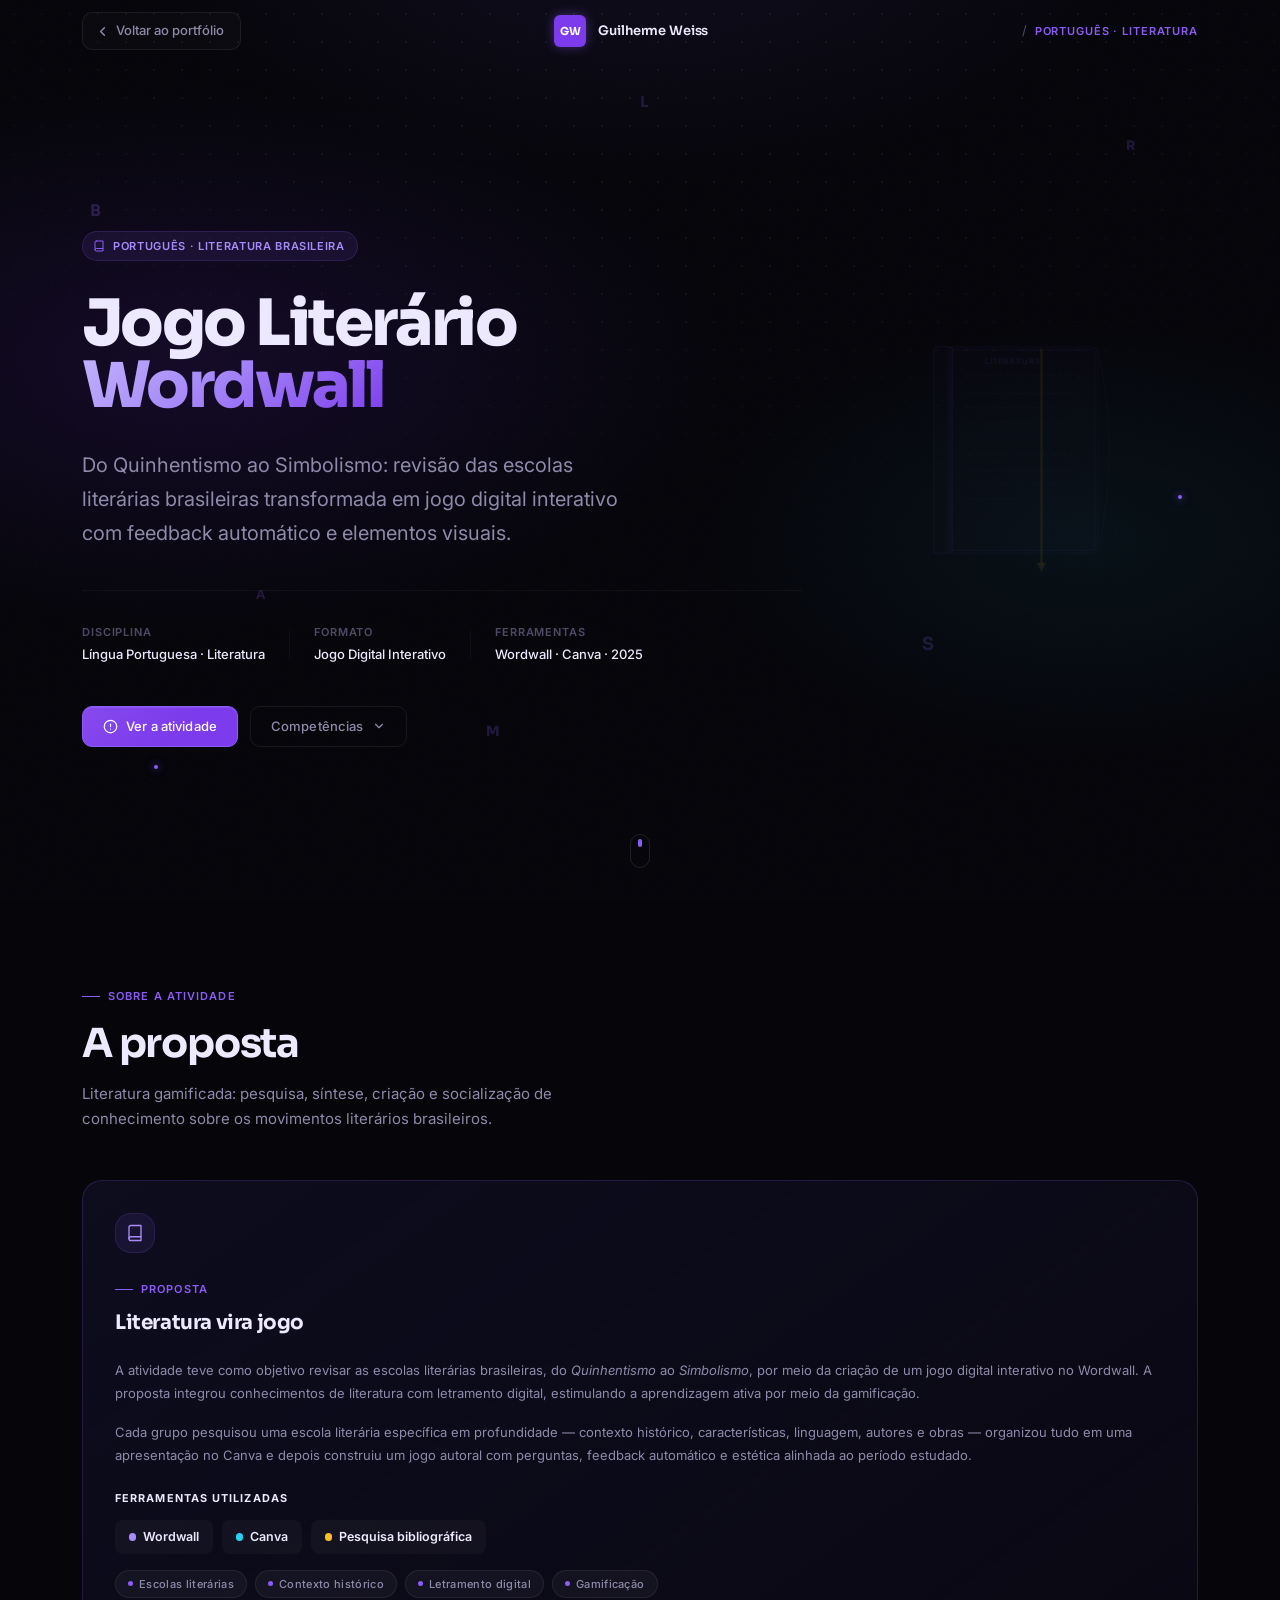
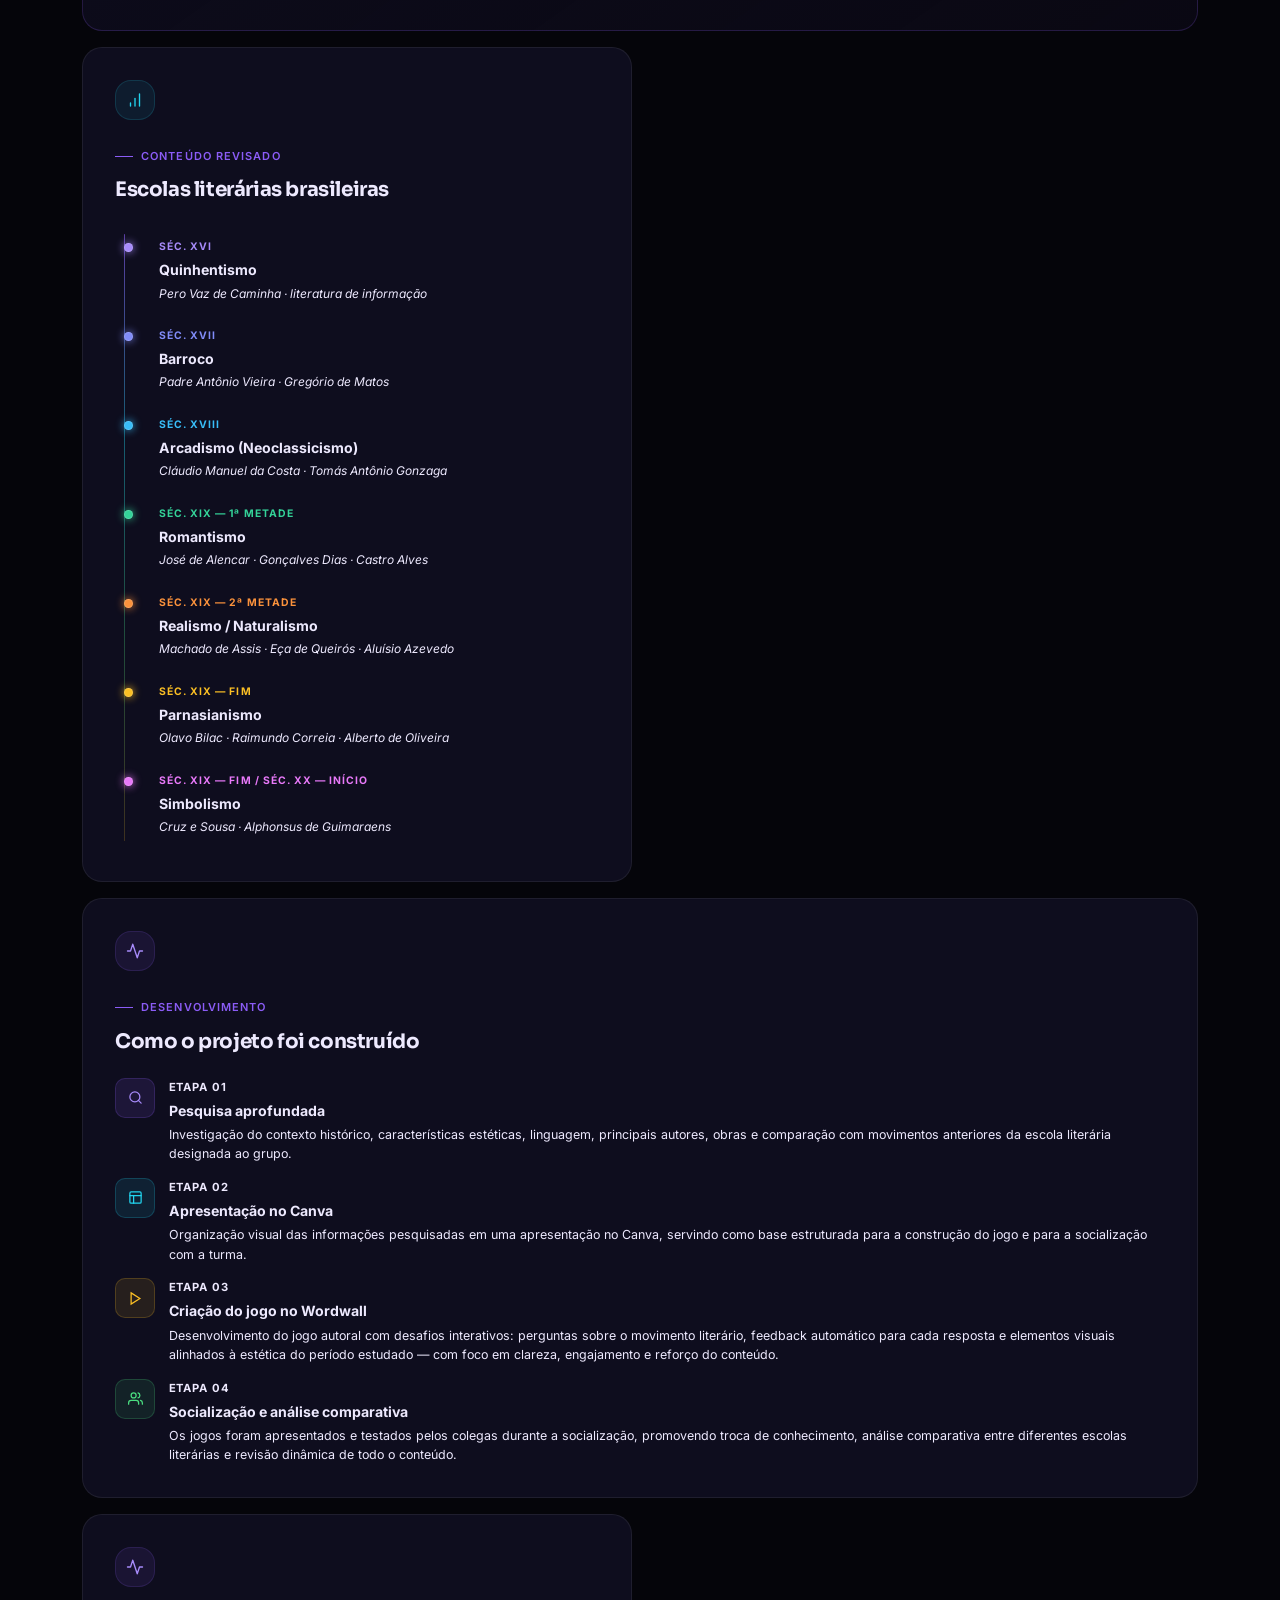
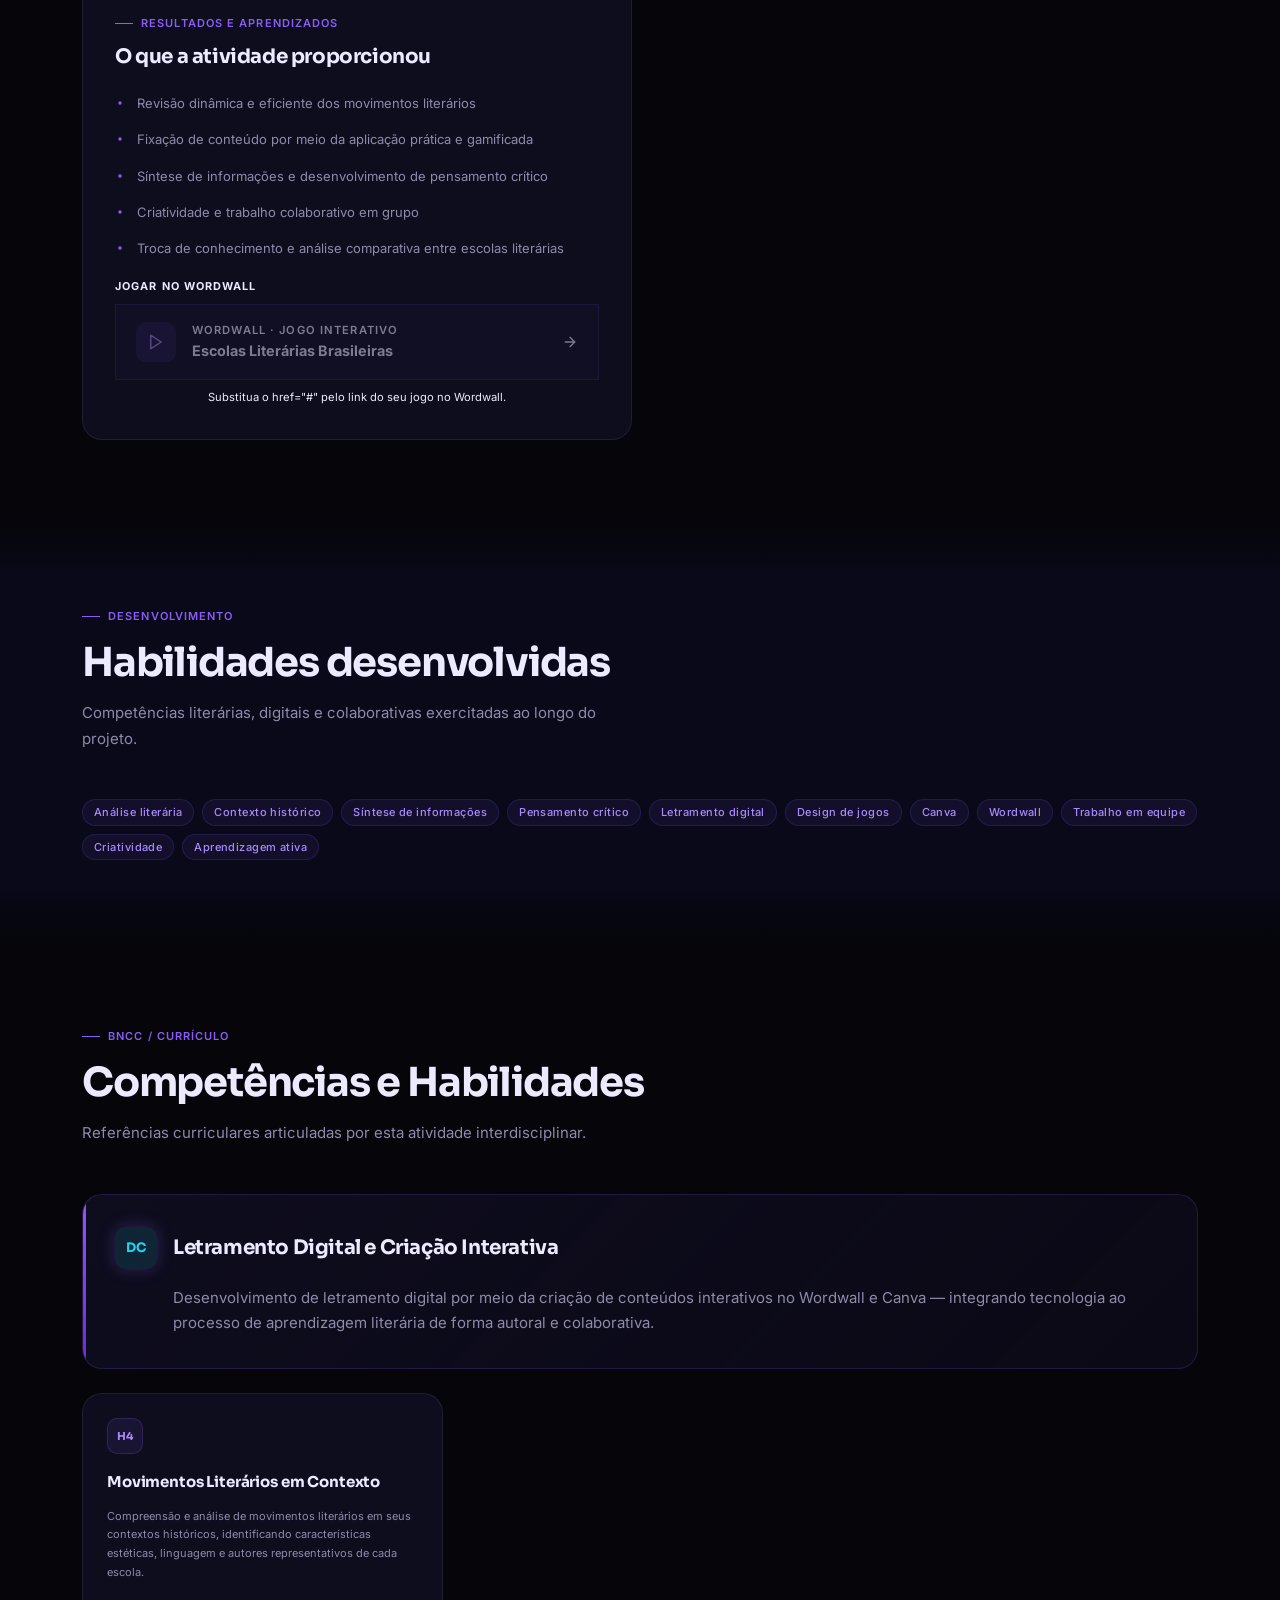
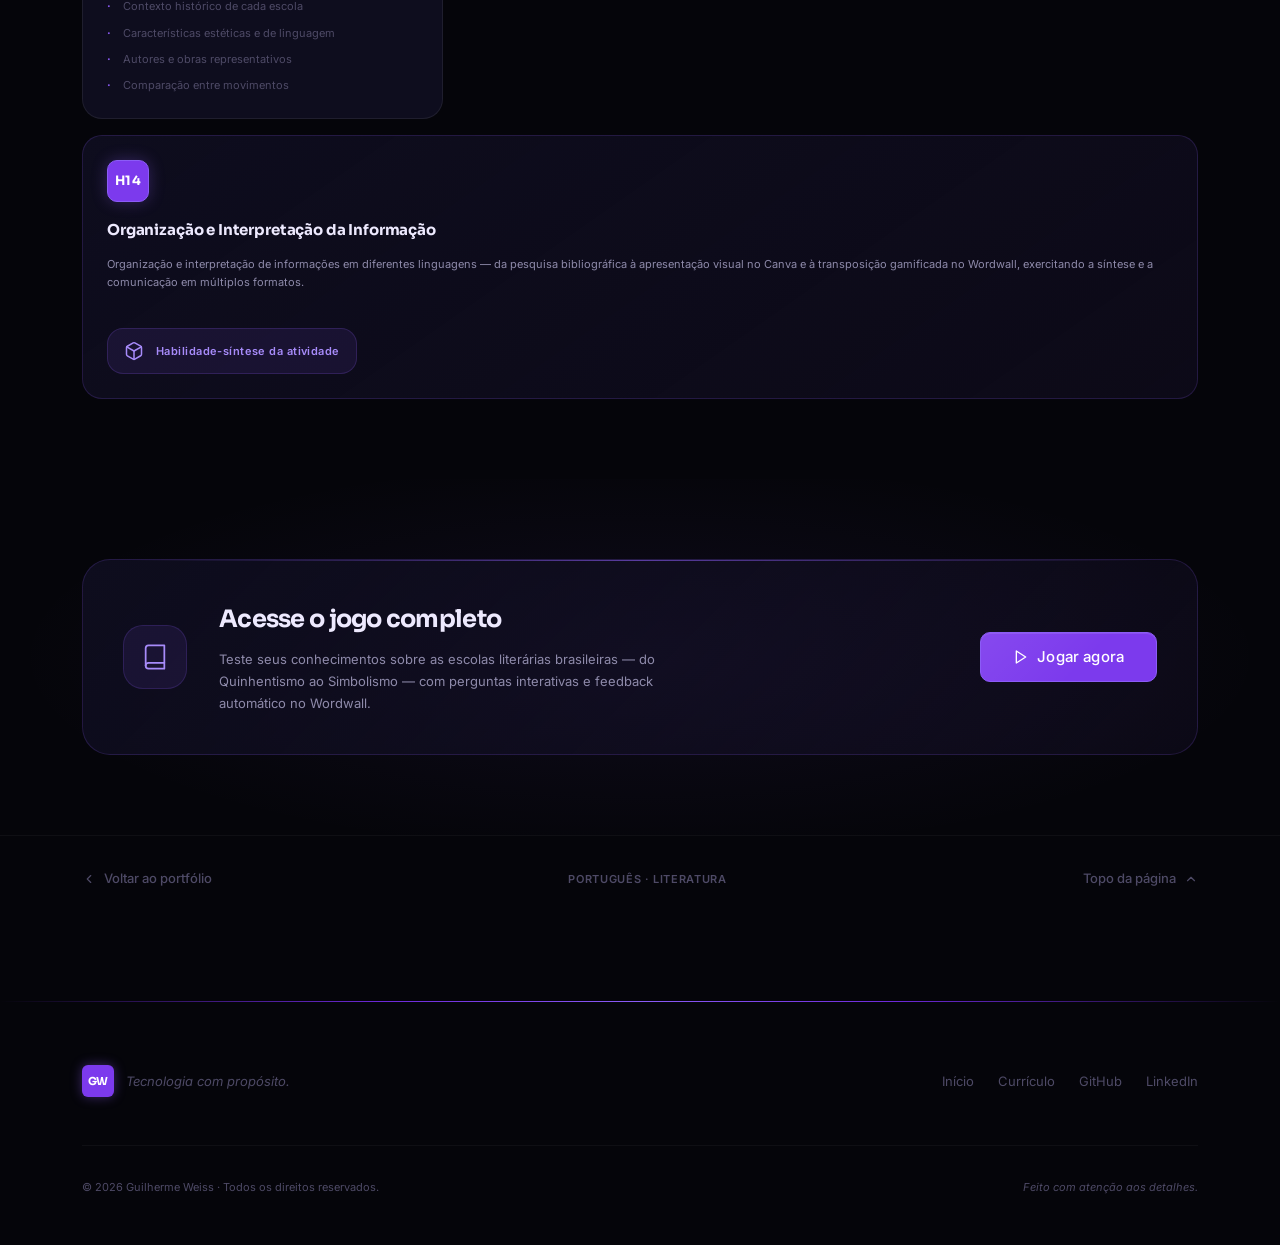
<file: Atividades/Linguagens/1 - trimestre/Jogo/jogo.html>
<!DOCTYPE html>
<html lang="pt-BR">
<head>
  <meta charset="UTF-8" />
  <meta name="viewport" content="width=device-width, initial-scale=1.0" />
  <meta name="description" content="Jogo Literário Wordwall — revisão das escolas literárias brasileiras do Quinhentismo ao Simbolismo. Guilherme Weiss." />
  <meta name="theme-color" content="#05050a" />
  <meta property="og:title" content="Jogo Literário Wordwall · Guilherme Weiss" />
  <meta property="og:description" content="Gamificação das escolas literárias brasileiras: do Quinhentismo ao Simbolismo em um jogo digital interativo." />
  <title>Jogo Literário Wordwall · Guilherme Weiss</title>
  <link rel="preconnect" href="https://fonts.googleapis.com" />
  <link rel="preconnect" href="https://fonts.gstatic.com" crossorigin />
  <link href="https://fonts.googleapis.com/css2?family=Sora:wght@300;400;500;600;700;800&family=Inter:ital,wght@0,300;0,400;0,500;0,600;1,400&display=swap" rel="stylesheet" />
  <link rel="stylesheet" href="jogo.css" />

  <style>
    /* ── LIVRO ANIMADO NO HERO ─────────────────────────────── */
    .book-wrap {
      position: absolute;
      right: clamp(2rem, 8vw, 10rem);
      top: 50%;
      transform: translateY(-50%);
      opacity: 0.16;
      pointer-events: none;
    }
    @media (max-width: 768px) { .book-wrap { display: none; } }
    .book-svg { width: clamp(180px, 22vw, 300px); }

    /* Página do livro vira suavemente */
    .book-page {
      transform-origin: 112px 150px;
      animation: page-turn 6s ease-in-out infinite alternate;
    }
    @keyframes page-turn {
      0%   { transform: rotateY(0deg);   opacity: 1; }
      40%  { transform: rotateY(-30deg); opacity: 0.7; }
      100% { transform: rotateY(-55deg); opacity: 0.4; }
    }

    /* Partículas tipo letras flutuantes */
    .letter-particle {
      position: absolute;
      font-family: var(--font-display);
      font-size: var(--fs, 14px);
      font-weight: 700;
      color: rgba(139,92,246, var(--op, .35));
      left: var(--x, 50%); top: var(--y, 50%);
      animation: letter-float var(--d, 5s) ease-in-out infinite alternate;
      pointer-events: none;
      user-select: none;
    }
    @keyframes letter-float {
      from { transform: translateY(0) rotate(var(--r, -5deg)); opacity: var(--op, .35); }
      to   { transform: translateY(-18px) rotate(var(--r2, 5deg)); opacity: calc(var(--op, .35) * 1.8); }
    }

    /* ── CHIPS ─────────────────────────────────────────────── */
    .chip {
      display: inline-flex; align-items: center; gap: .35rem;
      padding: .3rem .75rem; border-radius: 99px;
      font-size: .72rem; font-weight: 600; border: 1.5px solid;
    }
    .chip--green  { background: rgba(74,222,128,.08);  border-color: rgba(74,222,128,.35);  color: #4ade80; }
    .chip--teal   { background: rgba(34,211,238,.08);  border-color: rgba(34,211,238,.35);  color: #22d3ee; }
    .chip--amber  { background: rgba(251,191,36,.08);  border-color: rgba(251,191,36,.35);  color: #fbbf24; }
    .chip--purple { background: rgba(139,92,246,.08);  border-color: rgba(139,92,246,.35);  color: #a78bfa; }

    /* ── LINHA DO TEMPO LITERÁRIA ──────────────────────────── */
    .act-timeline {
      position: relative;
      display: flex;
      flex-direction: column;
      gap: 0;
      padding-left: 2rem;
    }
    .act-timeline::before {
      content: '';
      position: absolute;
      left: .55rem;
      top: .5rem;
      bottom: .5rem;
      width: 1.5px;
      background: linear-gradient(
        to bottom,
        rgba(139,92,246,.6),
        rgba(34,211,238,.4),
        rgba(74,222,128,.3),
        rgba(251,191,36,.2)
      );
      border-radius: 99px;
    }

    .act-timeline-item {
      position: relative;
      padding: .75rem 0 .75rem .75rem;
      cursor: default;
    }
    .act-timeline-item::before {
      content: '';
      position: absolute;
      left: -1.45rem;
      top: 1.05rem;
      width: .55rem; height: .55rem;
      border-radius: 50%;
      background: var(--dot-color, #a78bfa);
      border: 1.5px solid rgba(255,255,255,.15);
      box-shadow: 0 0 8px var(--dot-color, #a78bfa);
    }

    .act-timeline-item__period {
      font-size: .65rem; font-weight: 700;
      text-transform: uppercase; letter-spacing: .1em;
      color: var(--dot-color, #a78bfa);
      margin-bottom: .15rem;
    }
    .act-timeline-item__name {
      font-size: .88rem; font-weight: 700; color: var(--text-1);
      margin-bottom: .15rem;
    }
    .act-timeline-item__authors {
      font-size: .75rem; color: var(--text-3);
      font-style: italic;
    }

    /* ── ETAPAS DO PROJETO ─────────────────────────────────── */
    .act-steps { display: flex; flex-direction: column; gap: .9rem; }
    .act-step {
      display: grid;
      grid-template-columns: 2.5rem 1fr;
      gap: .85rem; align-items: start;
    }
    .act-step__icon {
      width: 2.5rem; height: 2.5rem; border-radius: 10px;
      display: flex; align-items: center; justify-content: center;
      flex-shrink: 0;
      font-size: .75rem; font-weight: 800;
      font-family: var(--font-display);
    }
    .act-step__icon--purple { background: rgba(139,92,246,.12); color: #a78bfa; border: 1px solid rgba(139,92,246,.2); }
    .act-step__icon--teal   { background: rgba(34,211,238,.10); color: #22d3ee; border: 1px solid rgba(34,211,238,.2); }
    .act-step__icon--amber  { background: rgba(251,191,36,.10); color: #fbbf24; border: 1px solid rgba(251,191,36,.2); }
    .act-step__icon--green  { background: rgba(74,222,128,.10); color: #4ade80; border: 1px solid rgba(74,222,128,.2); }

    .act-step__label { font-size: .7rem; font-weight: 700; text-transform: uppercase; letter-spacing: .08em; color: var(--text-3); margin-bottom: .15rem; }
    .act-step__title { font-size: .88rem; font-weight: 700; color: var(--text-1); margin-bottom: .2rem; }
    .act-step__desc  { font-size: .78rem; color: var(--text-2); line-height: 1.55; }

    /* ── CARD WORDWALL LINK ─────────────────────────────────── */
    .act-wordwall-cta {
      display: flex; align-items: center; gap: 1rem;
      background: rgba(139,92,246,.06);
      border: 1px solid rgba(139,92,246,.2);
      border-radius: var(--radius);
      padding: 1rem 1.25rem;
      text-decoration: none;
      transition: background var(--t-base), border-color var(--t-base), transform var(--t-base);
    }
    .act-wordwall-cta:hover {
      background: rgba(139,92,246,.12);
      border-color: rgba(139,92,246,.4);
      transform: translateX(4px);
    }
    .act-wordwall-cta__icon {
      width: 2.5rem; height: 2.5rem; border-radius: 10px;
      background: rgba(139,92,246,.15);
      display: flex; align-items: center; justify-content: center;
      color: #a78bfa; flex-shrink: 0;
    }
    .act-wordwall-cta__label { font-size: .7rem; font-weight: 600; text-transform: uppercase; letter-spacing: .1em; color: var(--text-3); }
    .act-wordwall-cta__name  { font-size: .9rem; font-weight: 700; color: var(--text-1); }
    .act-wordwall-cta__arrow { margin-left: auto; color: var(--accent); flex-shrink: 0; }
    .act-wordwall-cta--disabled { opacity: .5; cursor: default; pointer-events: none; }

    /* ── FERRAMENTAS UTILIZADAS ────────────────────────────── */
    .act-tools { display: flex; flex-wrap: wrap; gap: .6rem; margin-top: .75rem; }
    .act-tool {
      display: inline-flex; align-items: center; gap: .45rem;
      padding: .4rem .85rem;
      border-radius: 8px;
      background: rgba(255,255,255,.03);
      border: 1px solid var(--border);
      font-size: .78rem; font-weight: 600; color: var(--text-2);
      transition: border-color var(--t-base), background var(--t-base);
    }
    .act-tool:hover { border-color: rgba(139,92,246,.35); background: rgba(139,92,246,.06); }
    .act-tool__dot {
      width: .45rem; height: .45rem; border-radius: 50%;
    }
    .act-tool__dot--purple { background: #a78bfa; }
    .act-tool__dot--teal   { background: #22d3ee; }
    .act-tool__dot--amber  { background: #fbbf24; }

    /* overline auxiliar */
    .act-card__overline2 {
      font-size: .68rem; font-weight: 700; letter-spacing: .1em;
      text-transform: uppercase; color: var(--text-3); margin-bottom: .5rem;
    }
  </style>
</head>
<body>

  <div class="cursor" id="cursor" aria-hidden="true">
    <div class="cursor__ring"></div>
    <div class="cursor__dot"></div>
  </div>
  <div class="scroll-progress" id="scrollProgress" aria-hidden="true"></div>

  <!-- ══ NAVBAR ══ -->
  <header class="navbar" id="navbar" role="banner">
    <nav class="navbar__inner container" aria-label="Navegação da atividade">
      <a href="../../../../index.html#languages-heading" class="act-back" aria-label="Voltar ao portfólio">
        <svg width="15" height="15" viewBox="0 0 24 24" fill="none"
             stroke="currentColor" stroke-width="2.2"
             stroke-linecap="round" stroke-linejoin="round" aria-hidden="true">
          <polyline points="15 18 9 12 15 6"/>
        </svg>
        Voltar ao portfólio
      </a>
      <a href="../index.html" class="navbar__logo" aria-label="Guilherme Weiss — início">
        <span class="navbar__logo-mark" aria-hidden="true">GW</span>
        <span class="navbar__logo-text">Guilherme Weiss</span>
      </a>
      <div class="act-breadcrumb" aria-label="Local atual">
        <span class="act-breadcrumb__sep" aria-hidden="true">/</span>
        <span class="act-breadcrumb__label">Português · Literatura</span>
      </div>
    </nav>
  </header>

  <main>

    <!-- ══ HERO ══ -->
    <section class="act-hero" id="top" aria-labelledby="act-title">
      <div class="act-hero__bg-grid"   aria-hidden="true"></div>
      <div class="act-hero__bg-aurora" aria-hidden="true"></div>

      <!-- Partículas tipo letras/movimentos literários -->
      <div class="act-hero__bg-charge" aria-hidden="true">
        <div class="letter-particle" style="--x:7%;  --y:22%; --d:4.2s; --r:-8deg; --r2:4deg; --fs:16px; --op:.25;">B</div>
        <div class="letter-particle" style="--x:88%; --y:15%; --d:5.0s; --r:6deg;  --r2:-3deg;--fs:13px; --op:.2;">R</div>
        <div class="letter-particle" style="--x:72%; --y:70%; --d:3.8s; --r:-4deg; --r2:8deg; --fs:18px; --op:.18;">S</div>
        <div class="letter-particle" style="--x:20%; --y:65%; --d:6.1s; --r:10deg; --r2:-6deg;--fs:12px; --op:.22;">A</div>
        <div class="letter-particle" style="--x:50%; --y:10%; --d:4.7s; --r:-6deg; --r2:5deg; --fs:15px; --op:.2;">L</div>
        <div class="letter-particle" style="--x:38%; --y:80%; --d:5.3s; --r:3deg;  --r2:-9deg;--fs:14px; --op:.23;">M</div>
        <div class="charge-particle"  style="--d:1.6s; --x:92%; --y:55%"></div>
        <div class="charge-particle"  style="--d:2.3s; --x:12%; --y:85%"></div>
      </div>

      <!-- Livro decorativo -->
      <div class="book-wrap" aria-hidden="true">
        <svg class="book-svg" viewBox="0 0 300 300" fill="none" xmlns="http://www.w3.org/2000/svg">
          <!-- Capa traseira do livro -->
          <rect x="55" y="40" width="160" height="220" rx="6"
                fill="rgba(139,92,246,.06)" stroke="rgba(139,92,246,.2)" stroke-width="1.5"/>
          <!-- Lombada -->
          <rect x="40" y="40" width="20" height="220" rx="4"
                fill="rgba(139,92,246,.10)" stroke="rgba(139,92,246,.35)" stroke-width="1.5"/>
          <!-- Capa dianteira -->
          <rect x="58" y="43" width="154" height="214" rx="4"
                fill="rgba(139,92,246,.04)" stroke="rgba(139,92,246,.3)" stroke-width="1.2"/>
          <!-- Linha horizontal decorativa (topo) -->
          <line x1="75" y1="70" x2="195" y2="70" stroke="rgba(139,92,246,.35)" stroke-width="1" stroke-dasharray="4 3"/>
          <!-- Texto fictício (linhas) -->
          <line x1="75" y1="90"  x2="195" y2="90"  stroke="rgba(139,92,246,.2)" stroke-width="1.2" stroke-linecap="round"/>
          <line x1="75" y1="105" x2="175" y2="105" stroke="rgba(139,92,246,.15)" stroke-width="1" stroke-linecap="round"/>
          <line x1="75" y1="120" x2="185" y2="120" stroke="rgba(139,92,246,.18)" stroke-width="1" stroke-linecap="round"/>
          <line x1="75" y1="135" x2="160" y2="135" stroke="rgba(139,92,246,.13)" stroke-width="1" stroke-linecap="round"/>
          <!-- Separador central -->
          <line x1="75" y1="155" x2="195" y2="155" stroke="rgba(34,211,238,.2)" stroke-width="1" stroke-dasharray="6 4"/>
          <!-- Mais linhas -->
          <line x1="75" y1="172" x2="190" y2="172" stroke="rgba(34,211,238,.15)" stroke-width="1" stroke-linecap="round"/>
          <line x1="75" y1="187" x2="170" y2="187" stroke="rgba(34,211,238,.12)" stroke-width="1" stroke-linecap="round"/>
          <line x1="75" y1="202" x2="180" y2="202" stroke="rgba(34,211,238,.12)" stroke-width="1" stroke-linecap="round"/>
          <!-- Marcador (fita) -->
          <line x1="155" y1="43" x2="155" y2="272" stroke="rgba(251,191,36,.5)" stroke-width="2.5" stroke-linecap="round"/>
          <polygon points="150,270 155,280 160,270" fill="rgba(251,191,36,.5)"/>
          <!-- Título fictício -->
          <text x="125" y="58" font-family="Sora,sans-serif" font-size="8" font-weight="700"
                fill="rgba(139,92,246,.5)" text-anchor="middle" letter-spacing="1">LITERATURA</text>
          <!-- Página virando -->
          <g class="book-page">
            <path d="M215 43 Q240 150 215 257" stroke="rgba(139,92,246,.25)" stroke-width="1" fill="rgba(139,92,246,.03)"/>
          </g>
        </svg>
      </div>

      <div class="container">
        <div class="act-hero__inner">

          <div class="act-hero__badge reveal">
            <svg width="12" height="12" viewBox="0 0 24 24" fill="none"
                 stroke="currentColor" stroke-width="2"
                 stroke-linecap="round" stroke-linejoin="round" aria-hidden="true">
              <path d="M4 19.5A2.5 2.5 0 0 1 6.5 17H20"/>
              <path d="M6.5 2H20v20H6.5A2.5 2.5 0 0 1 4 19.5v-15A2.5 2.5 0 0 1 6.5 2z"/>
            </svg>
            Português · Literatura Brasileira
          </div>

          <h1 class="act-hero__title reveal reveal--delay-1" id="act-title">
            Jogo Literário
            <span class="act-hero__title-accent">Wordwall</span>
          </h1>

          <p class="act-hero__sub reveal reveal--delay-2">
            Do Quinhentismo ao Simbolismo: revisão das escolas literárias brasileiras
            transformada em jogo digital interativo com feedback automático e elementos visuais.
          </p>

          <div class="act-hero__meta reveal reveal--delay-3" role="list">
            <div class="act-hero__meta-item" role="listitem">
              <span class="act-hero__meta-key">Disciplina</span>
              <span class="act-hero__meta-val">Língua Portuguesa · Literatura</span>
            </div>
            <div class="act-hero__meta-divider" aria-hidden="true"></div>
            <div class="act-hero__meta-item" role="listitem">
              <span class="act-hero__meta-key">Formato</span>
              <span class="act-hero__meta-val">Jogo Digital Interativo</span>
            </div>
            <div class="act-hero__meta-divider" aria-hidden="true"></div>
            <div class="act-hero__meta-item" role="listitem">
              <span class="act-hero__meta-key">Ferramentas</span>
              <span class="act-hero__meta-val">Wordwall · Canva · 2025</span>
            </div>
          </div>

          <div class="act-hero__actions reveal reveal--delay-3">
            <a href="https://wordwall.net/pt/resource/108129211/parnasianismo" class="btn btn--primary js-magnetic">
              <svg width="15" height="15" viewBox="0 0 24 24" fill="none"
                   stroke="currentColor" stroke-width="2"
                   stroke-linecap="round" stroke-linejoin="round" aria-hidden="true">
                <circle cx="12" cy="12" r="10"/>
                <line x1="12" y1="8" x2="12" y2="12"/>
                <line x1="12" y1="16" x2="12.01" y2="16"/>
              </svg>
              Ver a atividade
            </a>
            <a href="#competencias" class="btn btn--ghost">
              Competências
              <svg width="14" height="14" viewBox="0 0 24 24" fill="none"
                   stroke="currentColor" stroke-width="2"
                   stroke-linecap="round" stroke-linejoin="round" aria-hidden="true">
                <polyline points="6 9 12 15 18 9"/>
              </svg>
            </a>
          </div>

        </div>
      </div>

      <div class="hero__scroll-cue" aria-hidden="true">
        <div class="hero__scroll-track"><div class="hero__scroll-thumb"></div></div>
      </div>
    </section>

    <!-- ══ BENTO PRINCIPAL ══ -->
    <section class="act-section" id="descricao" aria-labelledby="descricao-heading">
      <div class="container">

        <div class="act-section__header reveal">
          <div class="section-label">Sobre a atividade</div>
          <h2 class="section-heading" id="descricao-heading">A proposta</h2>
          <p class="section-subheading">
            Literatura gamificada: pesquisa, síntese, criação e socialização de conhecimento
            sobre os movimentos literários brasileiros.
          </p>
        </div>

        <div class="act-bento" role="region" aria-label="Conteúdo principal da atividade">

          <!-- ① Descrição + ferramentas -->
          <article class="act-card act-card--desc reveal" aria-labelledby="card-desc-title">
            <div class="act-card__top-bar" aria-hidden="true"></div>
            <div class="act-card__icon-wrap" aria-hidden="true">
              <svg width="18" height="18" viewBox="0 0 24 24" fill="none"
                   stroke="currentColor" stroke-width="1.8"
                   stroke-linecap="round" stroke-linejoin="round">
                <path d="M4 19.5A2.5 2.5 0 0 1 6.5 17H20"/>
                <path d="M6.5 2H20v20H6.5A2.5 2.5 0 0 1 4 19.5v-15A2.5 2.5 0 0 1 6.5 2z"/>
              </svg>
            </div>
            <div class="section-label act-card__overline">Proposta</div>
            <h3 class="act-card__title" id="card-desc-title">Literatura vira jogo</h3>
            <div class="act-card__body">
              <p>
                A atividade teve como objetivo revisar as escolas literárias brasileiras,
                do <em>Quinhentismo</em> ao <em>Simbolismo</em>, por meio da criação de um
                jogo digital interativo no Wordwall. A proposta integrou conhecimentos de
                literatura com letramento digital, estimulando a aprendizagem ativa por
                meio da gamificação.
              </p>
              <p>
                Cada grupo pesquisou uma escola literária específica em profundidade —
                contexto histórico, características, linguagem, autores e obras —
                organizou tudo em uma apresentação no Canva e depois construiu um jogo
                autoral com perguntas, feedback automático e estética alinhada ao período estudado.
              </p>
            </div>

            <p class="act-card__overline2" style="margin-top:1rem;">Ferramentas utilizadas</p>
            <div class="act-tools">
              <div class="act-tool">
                <span class="act-tool__dot act-tool__dot--purple"></span>
                Wordwall
              </div>
              <div class="act-tool">
                <span class="act-tool__dot act-tool__dot--teal"></span>
                Canva
              </div>
              <div class="act-tool">
                <span class="act-tool__dot act-tool__dot--amber"></span>
                Pesquisa bibliográfica
              </div>
            </div>

            <div class="act-card__concepts" style="margin-top:1rem;" aria-label="Conceitos do jogo">
              <span class="act-concept-pill">
                <span class="act-concept-pill__dot" aria-hidden="true"></span>
                Escolas literárias
              </span>
              <span class="act-concept-pill">
                <span class="act-concept-pill__dot" aria-hidden="true"></span>
                Contexto histórico
              </span>
              <span class="act-concept-pill">
                <span class="act-concept-pill__dot" aria-hidden="true"></span>
                Letramento digital
              </span>
              <span class="act-concept-pill">
                <span class="act-concept-pill__dot" aria-hidden="true"></span>
                Gamificação
              </span>
            </div>
          </article>

          <!-- ② Linha do tempo literária -->
          <article class="act-card reveal reveal--delay-1" aria-labelledby="card-timeline-title">
            <div class="act-card__top-bar" aria-hidden="true"></div>
            <div class="act-card__icon-wrap act-card__icon-wrap--teal" aria-hidden="true">
              <svg width="18" height="18" viewBox="0 0 24 24" fill="none"
                   stroke="currentColor" stroke-width="1.8"
                   stroke-linecap="round" stroke-linejoin="round">
                <line x1="12" y1="20" x2="12" y2="10"/>
                <line x1="18" y1="20" x2="18" y2="4"/>
                <line x1="6"  y1="20" x2="6"  y2="16"/>
              </svg>
            </div>
            <div class="section-label act-card__overline">Conteúdo revisado</div>
            <h3 class="act-card__title" id="card-timeline-title">Escolas literárias brasileiras</h3>

            <nav class="act-timeline" style="margin-top:1rem;"
                 aria-label="Linha do tempo dos movimentos literários">

              <div class="act-timeline-item" style="--dot-color:#a78bfa;">
                <div class="act-timeline-item__period">Séc. XVI</div>
                <div class="act-timeline-item__name">Quinhentismo</div>
                <div class="act-timeline-item__authors">Pero Vaz de Caminha · literatura de informação</div>
              </div>

              <div class="act-timeline-item" style="--dot-color:#818cf8;">
                <div class="act-timeline-item__period">Séc. XVII</div>
                <div class="act-timeline-item__name">Barroco</div>
                <div class="act-timeline-item__authors">Padre Antônio Vieira · Gregório de Matos</div>
              </div>

              <div class="act-timeline-item" style="--dot-color:#38bdf8;">
                <div class="act-timeline-item__period">Séc. XVIII</div>
                <div class="act-timeline-item__name">Arcadismo (Neoclassicismo)</div>
                <div class="act-timeline-item__authors">Cláudio Manuel da Costa · Tomás Antônio Gonzaga</div>
              </div>

              <div class="act-timeline-item" style="--dot-color:#34d399;">
                <div class="act-timeline-item__period">Séc. XIX — 1ª metade</div>
                <div class="act-timeline-item__name">Romantismo</div>
                <div class="act-timeline-item__authors">José de Alencar · Gonçalves Dias · Castro Alves</div>
              </div>

              <div class="act-timeline-item" style="--dot-color:#fb923c;">
                <div class="act-timeline-item__period">Séc. XIX — 2ª metade</div>
                <div class="act-timeline-item__name">Realismo / Naturalismo</div>
                <div class="act-timeline-item__authors">Machado de Assis · Eça de Queirós · Aluísio Azevedo</div>
              </div>

              <div class="act-timeline-item" style="--dot-color:#fbbf24;">
                <div class="act-timeline-item__period">Séc. XIX — fim</div>
                <div class="act-timeline-item__name">Parnasianismo</div>
                <div class="act-timeline-item__authors">Olavo Bilac · Raimundo Correia · Alberto de Oliveira</div>
              </div>

              <div class="act-timeline-item" style="--dot-color:#e879f9;">
                <div class="act-timeline-item__period">Séc. XIX — fim / Séc. XX — início</div>
                <div class="act-timeline-item__name">Simbolismo</div>
                <div class="act-timeline-item__authors">Cruz e Sousa · Alphonsus de Guimaraens</div>
              </div>

            </nav>
          </article>

          <!-- ③ Etapas do desenvolvimento (largura total) -->
          <article class="act-card act-card--method reveal reveal--delay-1"
                   style="grid-column: 1 / -1;" aria-labelledby="card-dev-title">
            <div class="act-card__top-bar" aria-hidden="true"></div>
            <div class="act-card__icon-wrap" aria-hidden="true">
              <svg width="18" height="18" viewBox="0 0 24 24" fill="none"
                   stroke="currentColor" stroke-width="1.8"
                   stroke-linecap="round" stroke-linejoin="round">
                <polyline points="22 12 18 12 15 21 9 3 6 12 2 12"/>
              </svg>
            </div>
            <div class="section-label act-card__overline">Desenvolvimento</div>
            <h3 class="act-card__title" id="card-dev-title">Como o projeto foi construído</h3>

            <div class="act-steps" style="margin-top:1rem;">

              <div class="act-step">
                <div class="act-step__icon act-step__icon--purple">
                  <svg width="15" height="15" viewBox="0 0 24 24" fill="none"
                       stroke="currentColor" stroke-width="2" stroke-linecap="round">
                    <circle cx="11" cy="11" r="8"/><line x1="21" y1="21" x2="16.65" y2="16.65"/>
                  </svg>
                </div>
                <div>
                  <div class="act-step__label">Etapa 01</div>
                  <div class="act-step__title">Pesquisa aprofundada</div>
                  <div class="act-step__desc">
                    Investigação do contexto histórico, características estéticas, linguagem,
                    principais autores, obras e comparação com movimentos anteriores da escola literária designada ao grupo.
                  </div>
                </div>
              </div>

              <div class="act-step">
                <div class="act-step__icon act-step__icon--teal">
                  <svg width="15" height="15" viewBox="0 0 24 24" fill="none"
                       stroke="currentColor" stroke-width="2" stroke-linecap="round">
                    <rect x="3" y="3" width="18" height="18" rx="2"/>
                    <line x1="3" y1="9" x2="21" y2="9"/>
                    <line x1="9" y1="21" x2="9" y2="9"/>
                  </svg>
                </div>
                <div>
                  <div class="act-step__label">Etapa 02</div>
                  <div class="act-step__title">Apresentação no Canva</div>
                  <div class="act-step__desc">
                    Organização visual das informações pesquisadas em uma apresentação no Canva,
                    servindo como base estruturada para a construção do jogo e para a socialização com a turma.
                  </div>
                </div>
              </div>

              <div class="act-step">
                <div class="act-step__icon act-step__icon--amber">
                  <svg width="15" height="15" viewBox="0 0 24 24" fill="none"
                       stroke="currentColor" stroke-width="2" stroke-linecap="round">
                    <polygon points="5 3 19 12 5 21 5 3"/>
                  </svg>
                </div>
                <div>
                  <div class="act-step__label">Etapa 03</div>
                  <div class="act-step__title">Criação do jogo no Wordwall</div>
                  <div class="act-step__desc">
                    Desenvolvimento do jogo autoral com desafios interativos: perguntas sobre o movimento
                    literário, feedback automático para cada resposta e elementos visuais alinhados à
                    estética do período estudado — com foco em clareza, engajamento e reforço do conteúdo.
                  </div>
                </div>
              </div>

              <div class="act-step">
                <div class="act-step__icon act-step__icon--green">
                  <svg width="15" height="15" viewBox="0 0 24 24" fill="none"
                       stroke="currentColor" stroke-width="2" stroke-linecap="round">
                    <path d="M17 21v-2a4 4 0 0 0-4-4H5a4 4 0 0 0-4 4v2"/>
                    <circle cx="9" cy="7" r="4"/>
                    <path d="M23 21v-2a4 4 0 0 0-3-3.87"/>
                    <path d="M16 3.13a4 4 0 0 1 0 7.75"/>
                  </svg>
                </div>
                <div>
                  <div class="act-step__label">Etapa 04</div>
                  <div class="act-step__title">Socialização e análise comparativa</div>
                  <div class="act-step__desc">
                    Os jogos foram apresentados e testados pelos colegas durante a socialização,
                    promovendo troca de conhecimento, análise comparativa entre diferentes escolas
                    literárias e revisão dinâmica de todo o conteúdo.
                  </div>
                </div>
              </div>

            </div>
          </article>

          <!-- ④ Resultados + link Wordwall -->
          <article class="act-card act-card--phenomena reveal reveal--delay-2" aria-labelledby="card-results-title">
            <div class="act-card__top-bar" aria-hidden="true"></div>
            <div class="act-card__icon-wrap" aria-hidden="true">
              <svg width="18" height="18" viewBox="0 0 24 24" fill="none"
                   stroke="currentColor" stroke-width="1.8"
                   stroke-linecap="round" stroke-linejoin="round">
                <polyline points="22 12 18 12 15 21 9 3 6 12 2 12"/>
              </svg>
            </div>
            <div class="section-label act-card__overline">Resultados e Aprendizados</div>
            <h3 class="act-card__title" id="card-results-title">O que a atividade proporcionou</h3>

            <ul class="act-phenomena-list" aria-label="Lista de resultados">
              <li class="act-phenomena-item">
                <span class="act-phenomena-item__marker" aria-hidden="true">
                  <svg width="10" height="10" viewBox="0 0 24 24" fill="currentColor"><circle cx="12" cy="12" r="4"/></svg>
                </span>
                Revisão dinâmica e eficiente dos movimentos literários
              </li>
              <li class="act-phenomena-item">
                <span class="act-phenomena-item__marker" aria-hidden="true">
                  <svg width="10" height="10" viewBox="0 0 24 24" fill="currentColor"><circle cx="12" cy="12" r="4"/></svg>
                </span>
                Fixação de conteúdo por meio da aplicação prática e gamificada
              </li>
              <li class="act-phenomena-item">
                <span class="act-phenomena-item__marker" aria-hidden="true">
                  <svg width="10" height="10" viewBox="0 0 24 24" fill="currentColor"><circle cx="12" cy="12" r="4"/></svg>
                </span>
                Síntese de informações e desenvolvimento de pensamento crítico
              </li>
              <li class="act-phenomena-item">
                <span class="act-phenomena-item__marker" aria-hidden="true">
                  <svg width="10" height="10" viewBox="0 0 24 24" fill="currentColor"><circle cx="12" cy="12" r="4"/></svg>
                </span>
                Criatividade e trabalho colaborativo em grupo
              </li>
              <li class="act-phenomena-item">
                <span class="act-phenomena-item__marker" aria-hidden="true">
                  <svg width="10" height="10" viewBox="0 0 24 24" fill="currentColor"><circle cx="12" cy="12" r="4"/></svg>
                </span>
                Troca de conhecimento e análise comparativa entre escolas literárias
              </li>
            </ul>

            <div style="margin-top:1.25rem;">
              <p class="act-card__overline2">Jogar no Wordwall</p>
              <a href="#" class="act-wordwall-cta act-wordwall-cta--disabled"
                 aria-label="Link do jogo ainda não disponível">
                <div class="act-wordwall-cta__icon">
                  <svg width="18" height="18" viewBox="0 0 24 24" fill="none"
                       stroke="currentColor" stroke-width="1.8"
                       stroke-linecap="round" stroke-linejoin="round">
                    <polygon points="5 3 19 12 5 21 5 3"/>
                  </svg>
                </div>
                <div>
                  <div class="act-wordwall-cta__label">Wordwall · Jogo interativo</div>
                  <div class="act-wordwall-cta__name">Escolas Literárias Brasileiras</div>
                </div>
                <div class="act-wordwall-cta__arrow">
                  <svg width="16" height="16" viewBox="0 0 24 24" fill="none"
                       stroke="currentColor" stroke-width="2"
                       stroke-linecap="round" stroke-linejoin="round">
                    <line x1="5" y1="12" x2="19" y2="12"/>
                    <polyline points="12 5 19 12 12 19"/>
                  </svg>
                </div>
              </a>
              <p style="font-size:.7rem;color:var(--text-3);margin-top:.5rem;text-align:center;">
                Substitua o href="#" pelo link do seu jogo no Wordwall.
              </p>
            </div>
          </article>

        </div><!-- /act-bento -->
      </div>
    </section>

    <!-- ══ HABILIDADES ══ -->
    <section class="act-section act-section--alt" id="habilidades" aria-labelledby="hab-heading">
      <div class="container">
        <div class="act-section__header reveal">
          <div class="section-label">Desenvolvimento</div>
          <h2 class="section-heading" id="hab-heading">Habilidades desenvolvidas</h2>
          <p class="section-subheading">
            Competências literárias, digitais e colaborativas exercitadas ao longo do projeto.
          </p>
        </div>

        <div class="act-tags-wrap reveal reveal--delay-1" aria-label="Habilidades em formato de tags">
          <span class="tag">Análise literária</span>
          <span class="tag">Contexto histórico</span>
          <span class="tag">Síntese de informações</span>
          <span class="tag">Pensamento crítico</span>
          <span class="tag">Letramento digital</span>
          <span class="tag">Design de jogos</span>
          <span class="tag">Canva</span>
          <span class="tag">Wordwall</span>
          <span class="tag">Trabalho em equipe</span>
          <span class="tag">Criatividade</span>
          <span class="tag">Aprendizagem ativa</span>
        </div>
      </div>
    </section>

    <!-- ══ COMPETÊNCIAS BNCC ══ -->
    <section class="act-section" id="competencias" aria-labelledby="comp-heading">
      <div class="container">
        <div class="act-section__header reveal">
          <div class="section-label">BNCC / Currículo</div>
          <h2 class="section-heading" id="comp-heading">Competências e Habilidades</h2>
          <p class="section-subheading">
            Referências curriculares articuladas por esta atividade interdisciplinar.
          </p>
        </div>

        <div class="act-competencias">

          <!-- Competência extra: letramento digital -->
          <div class="act-comp-card reveal" aria-labelledby="comp-digital-title">
            <div class="act-comp-card__header">
              <div class="act-comp-card__badge"
                   style="background:rgba(34,211,238,.12);border-color:rgba(34,211,238,.3);color:#22d3ee;">
                DC
              </div>
              <h3 class="act-comp-card__title" id="comp-digital-title">
                Letramento Digital e Criação Interativa
              </h3>
            </div>
            <p class="act-comp-card__desc">
              Desenvolvimento de letramento digital por meio da criação de conteúdos interativos
              no Wordwall e Canva — integrando tecnologia ao processo de aprendizagem literária
              de forma autoral e colaborativa.
            </p>
          </div>

          <div class="act-hab-grid">

            <article class="act-hab-card reveal reveal--delay-1" aria-labelledby="hab-h4">
              <div class="act-hab-card__code" aria-label="Habilidade H4">H4</div>
              <h4 class="act-hab-card__title" id="hab-h4">Movimentos Literários em Contexto</h4>
              <p class="act-hab-card__desc">
                Compreensão e análise de movimentos literários em seus contextos históricos,
                identificando características estéticas, linguagem e autores representativos de cada escola.
              </p>
              <ul class="act-hab-card__list" aria-label="Aspectos estudados">
                <li>Contexto histórico de cada escola</li>
                <li>Características estéticas e de linguagem</li>
                <li>Autores e obras representativos</li>
                <li>Comparação entre movimentos</li>
              </ul>
            </article>

            <article class="act-hab-card act-hab-card--featured reveal reveal--delay-2" aria-labelledby="hab-h14">
              <div class="act-hab-card__code act-hab-card__code--featured" aria-label="Habilidade H14">H14</div>
              <h4 class="act-hab-card__title" id="hab-h14">Organização e Interpretação da Informação</h4>
              <p class="act-hab-card__desc">
                Organização e interpretação de informações em diferentes linguagens — da pesquisa
                bibliográfica à apresentação visual no Canva e à transposição gamificada no Wordwall,
                exercitando a síntese e a comunicação em múltiplos formatos.
              </p>
              <div class="act-hab-card__highlight" aria-hidden="true">
                <svg width="20" height="20" viewBox="0 0 24 24" fill="none"
                     stroke="currentColor" stroke-width="1.8"
                     stroke-linecap="round" stroke-linejoin="round">
                  <path d="M21 16V8a2 2 0 0 0-1-1.73l-7-4a2 2 0 0 0-2 0l-7 4A2 2 0 0 0 3 8v8a2 2 0 0 0 1 1.73l7 4a2 2 0 0 0 2 0l7-4A2 2 0 0 0 21 16z"/>
                  <polyline points="3.27 6.96 12 12.01 20.73 6.96"/>
                  <line x1="12" y1="22.08" x2="12" y2="12"/>
                </svg>
                Habilidade-síntese da atividade
              </div>
            </article>

          </div>
        </div>
      </div>
    </section>

    <!-- ══ CTA FINAL ══ -->
    <section class="act-cta-section" id="jogar" aria-labelledby="cta-heading">
      <div class="act-cta-section__glow" aria-hidden="true"></div>
      <div class="container">
        <div class="act-cta reveal">
          <div class="act-cta__icon" aria-hidden="true">
            <svg width="28" height="28" viewBox="0 0 24 24" fill="none"
                 stroke="currentColor" stroke-width="1.5"
                 stroke-linecap="round" stroke-linejoin="round">
              <path d="M4 19.5A2.5 2.5 0 0 1 6.5 17H20"/>
              <path d="M6.5 2H20v20H6.5A2.5 2.5 0 0 1 4 19.5v-15A2.5 2.5 0 0 1 6.5 2z"/>
            </svg>
          </div>
          <div class="act-cta__content">
            <h2 class="act-cta__title" id="cta-heading">Acesse o jogo completo</h2>
            <p class="act-cta__desc">
              Teste seus conhecimentos sobre as escolas literárias brasileiras — do Quinhentismo
              ao Simbolismo — com perguntas interativas e feedback automático no Wordwall.
            </p>
          </div>
          <a href="https://wordwall.net/pt/resource/108129211/parnasianismo"
             class="btn btn--primary btn--lg js-magnetic"
             target="_blank" rel="noopener noreferrer"
             aria-label="Abrir o jogo no Wordwall (nova aba)">
            <svg width="16" height="16" viewBox="0 0 24 24" fill="none"
                 stroke="currentColor" stroke-width="2"
                 stroke-linecap="round" stroke-linejoin="round" aria-hidden="true">
              <polygon points="5 3 19 12 5 21 5 3"/>
            </svg>
            Jogar agora
          </a>
        </div>
      </div>
    </section>

    <!-- Navegação -->
    <section class="act-nav-between" aria-label="Navegar entre atividades">
      <div class="container">
        <div class="act-nav-between__inner">
          <a href="../../../../index.html#languages-heading" class="act-nav-between__home reveal">
            <svg width="14" height="14" viewBox="0 0 24 24" fill="none"
                 stroke="currentColor" stroke-width="2"
                 stroke-linecap="round" stroke-linejoin="round" aria-hidden="true">
              <polyline points="15 18 9 12 15 6"/>
            </svg>
            Voltar ao portfólio
          </a>
          <span class="act-nav-between__label reveal reveal--delay-1">Português · Literatura</span>
          <a href="#top" class="act-nav-between__top reveal reveal--delay-2">
            Topo da página
            <svg width="14" height="14" viewBox="0 0 24 24" fill="none"
                 stroke="currentColor" stroke-width="2"
                 stroke-linecap="round" stroke-linejoin="round" aria-hidden="true">
              <polyline points="18 15 12 9 6 15"/>
            </svg>
          </a>
        </div>
      </div>
    </section>

  </main>

  <!-- ══ FOOTER ══ -->
  <footer class="footer" role="contentinfo">
    <div class="footer__gradient" aria-hidden="true"></div>
    <div class="container">
      <div class="footer__inner">
        <div class="footer__brand">
          <span class="navbar__logo-mark" aria-hidden="true">GW</span>
          <p class="footer__tagline">Tecnologia com propósito.</p>
        </div>
        <nav class="footer__nav" aria-label="Links do rodapé">
          <a href="../index.html#hero"   class="footer__link">Início</a>
          <a href="../index.html#resume" class="footer__link">Currículo</a>
          <a href="https://github.com/guilhermewrsilva-arch"              class="footer__link" target="_blank" rel="noopener">GitHub</a>
          <a href="https://www.linkedin.com/in/guilherme-weiss-a996a1350" class="footer__link" target="_blank" rel="noopener">LinkedIn</a>
        </nav>
      </div>
      <div class="footer__bottom">
        <p class="footer__copy">&copy; 2026 Guilherme Weiss · Todos os direitos reservados.</p>
        <p class="footer__made">Feito com atenção aos detalhes.</p>
      </div>
    </div>
  </footer>

  <script src="jogo.js"></script>
</body>
</html>
</file>
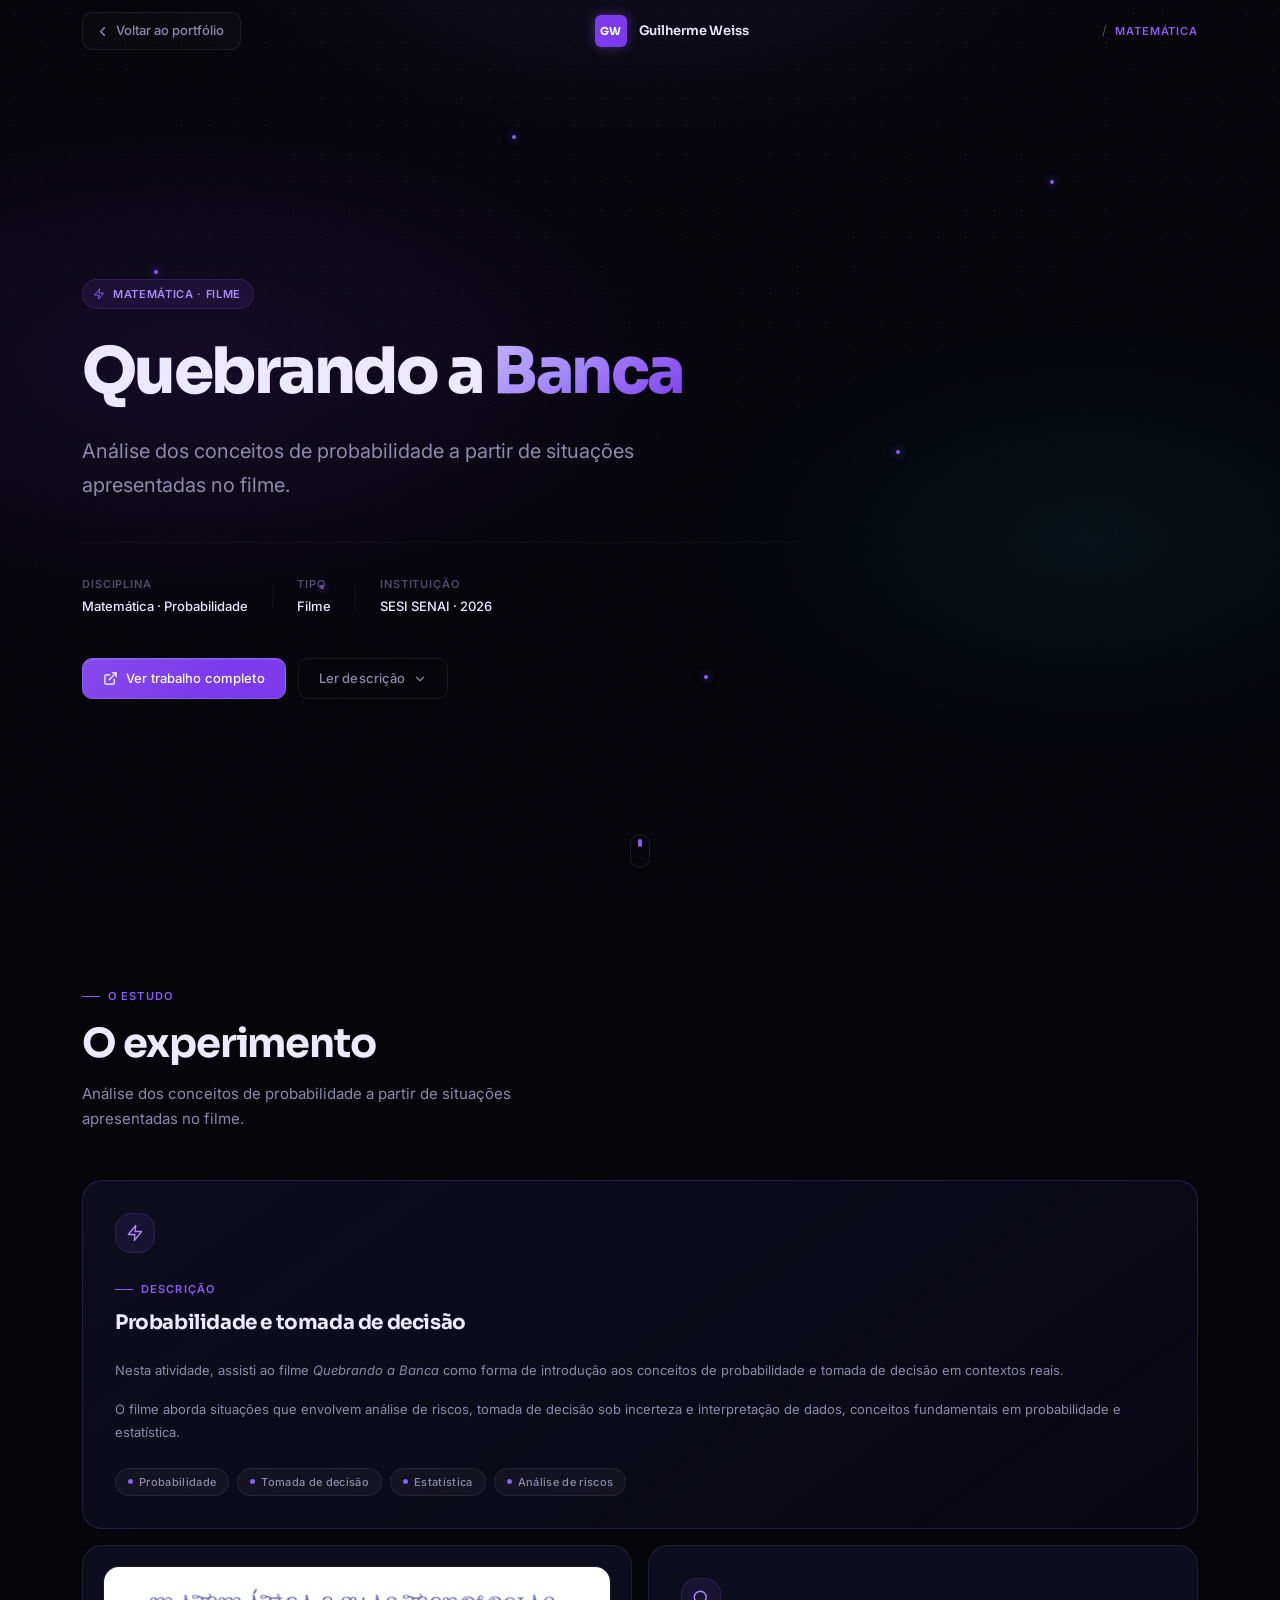
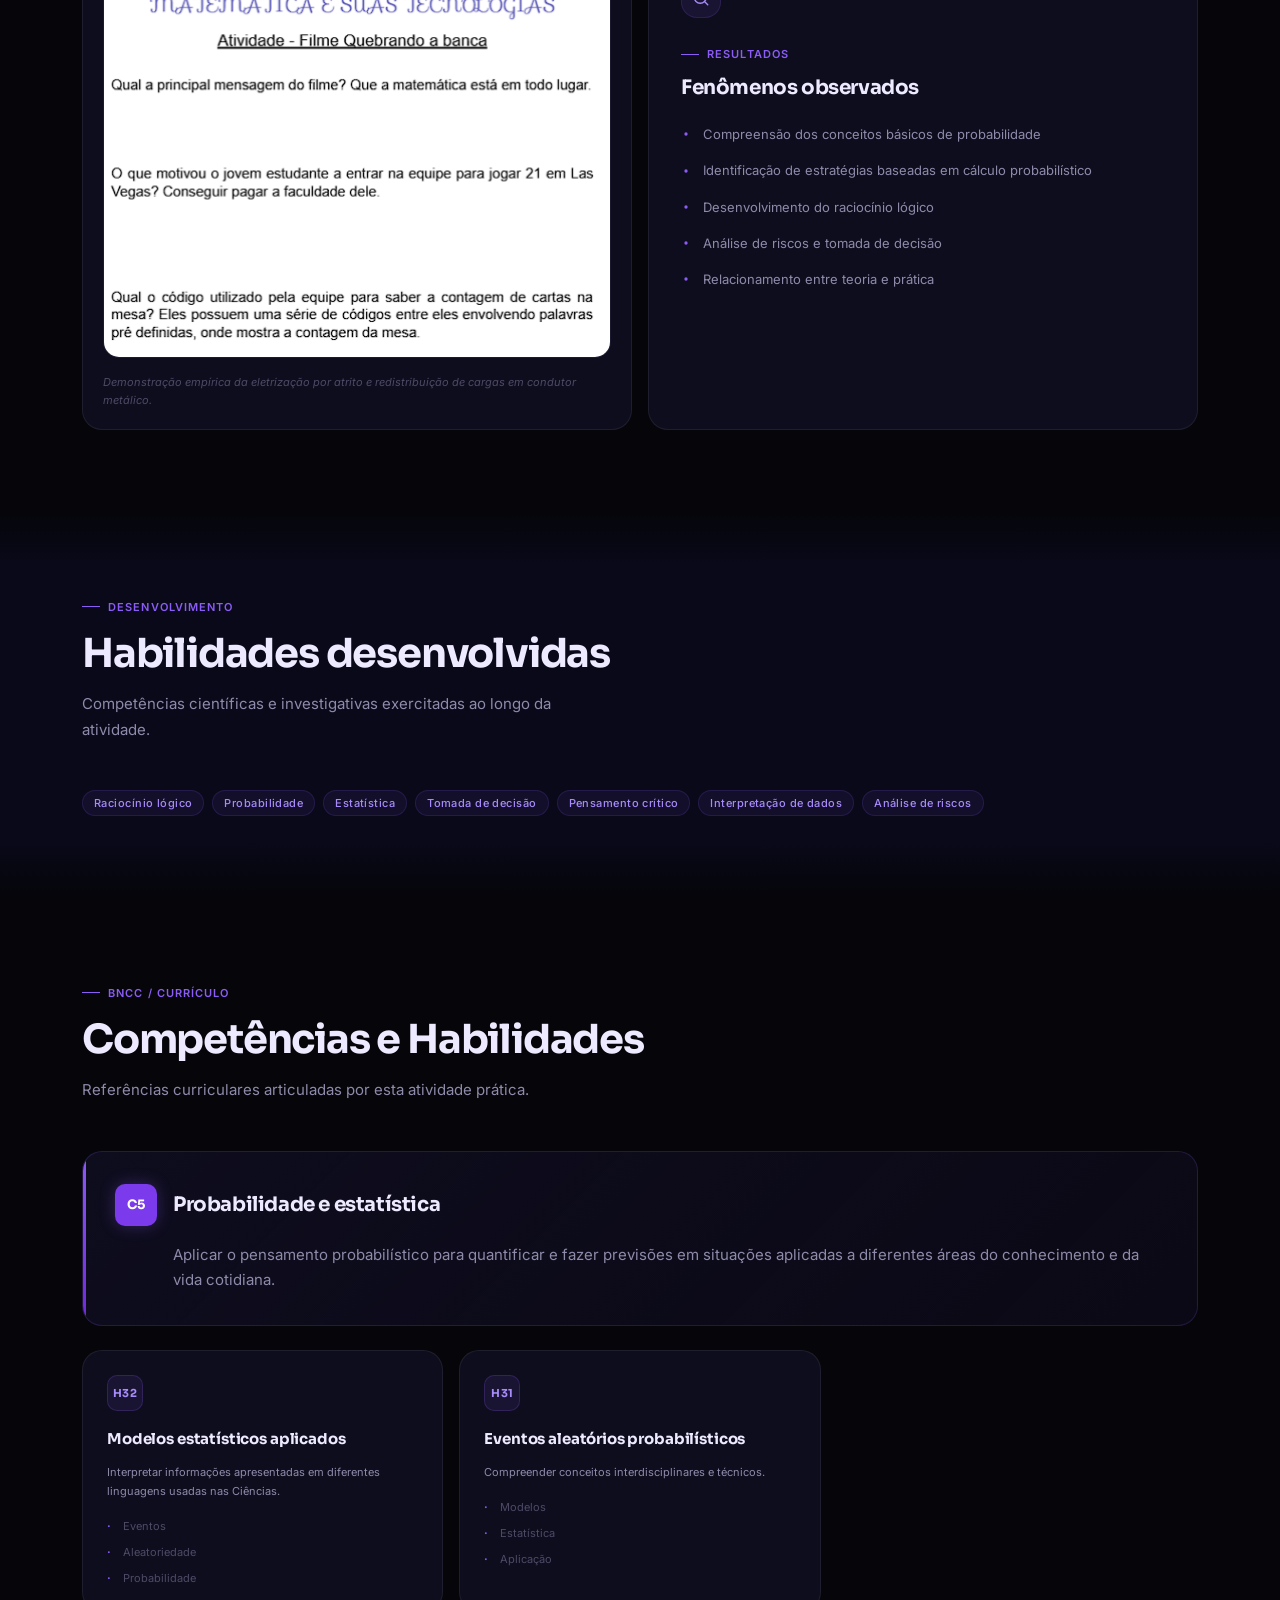
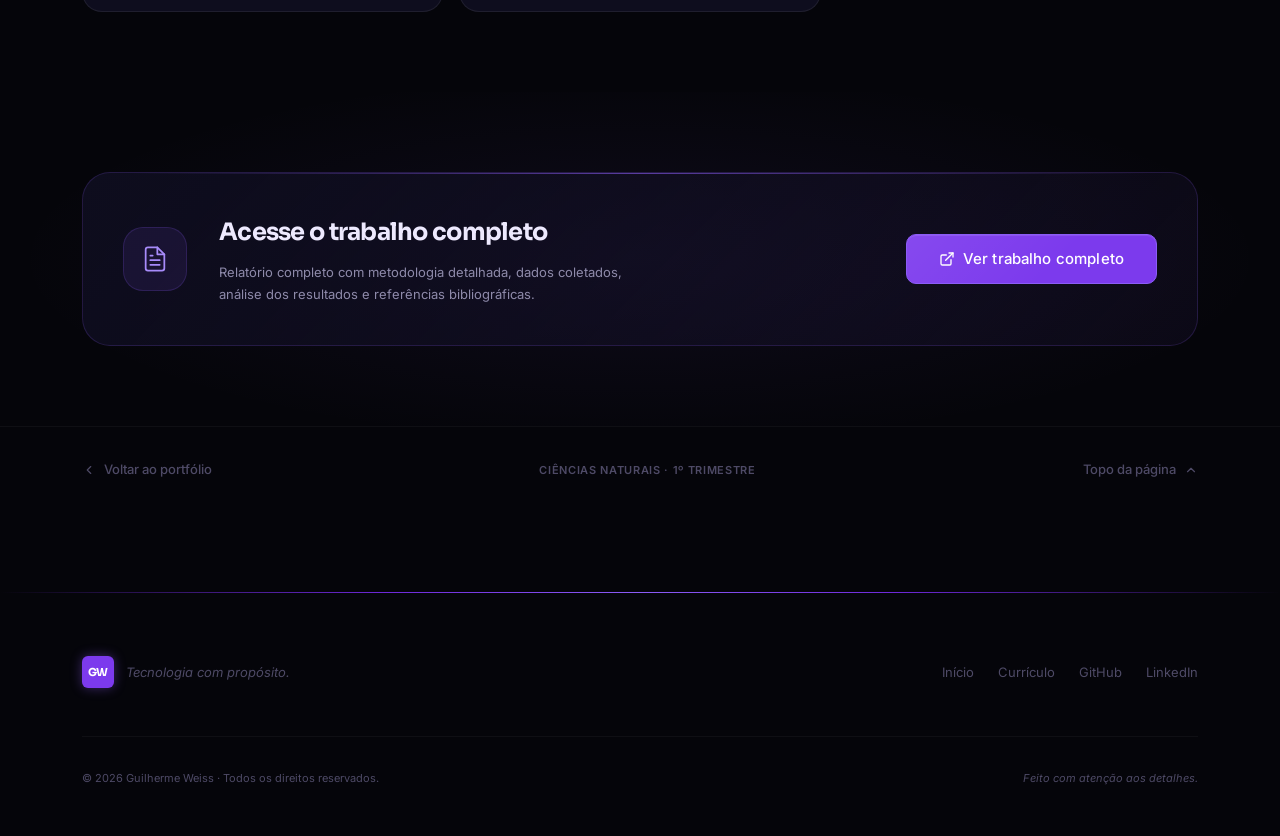
<file: Atividades/Matematica/1 - trimestre/Filme/filme.html>
<!DOCTYPE html>
<html lang="pt-BR">
<head>
  <meta charset="UTF-8" />
  <meta name="viewport" content="width=device-width, initial-scale=1.0" />
  <meta name="description" content="Disputa de Eletricidade — análise prática de transferência de carga e indução eletrostática. Guilherme Weiss." />
  <meta name="theme-color" content="#05050a" />
  <meta property="og:title" content="Disputa de Eletricidade · Guilherme Weiss" />
  <meta property="og:description" content="Experimento prático sobre eletrização por atrito e indução eletrostática." />
  <title>Atividade Filme Quebrando a Banca · Guilherme Weiss</title>
  <link rel="preconnect" href="https://fonts.googleapis.com" />
  <link rel="preconnect" href="https://fonts.gstatic.com" crossorigin />
  <link href="https://fonts.googleapis.com/css2?family=Sora:wght@300;400;500;600;700;800&family=Inter:ital,wght@0,300;0,400;0,500;0,600;1,400&display=swap" rel="stylesheet" />
  <link rel="stylesheet" href="filme.css" />
</head>
<body>

  <!-- Custom cursor -->
  <div class="cursor" id="cursor" aria-hidden="true">
    <div class="cursor__ring"></div>
    <div class="cursor__dot"></div>
  </div>

  <!-- Scroll progress -->
  <div class="scroll-progress" id="scrollProgress" aria-hidden="true"></div>

  <!-- ══════════════════════════════════════════
       NAVBAR
  ══════════════════════════════════════════ -->
  <header class="navbar" id="navbar" role="banner">
    <nav class="navbar__inner container" aria-label="Navegação da atividade">

      <a href="../../../../index.html#mathematics" class="act-back" aria-label="Voltar ao portfólio">
        <svg width="15" height="15" viewBox="0 0 24 24" fill="none"
             stroke="currentColor" stroke-width="2.2"
             stroke-linecap="round" stroke-linejoin="round" aria-hidden="true">
          <polyline points="15 18 9 12 15 6"/>
        </svg>
        Voltar ao portfólio
      </a>

      <a href="../../../../index.html#mathematics" class="navbar__logo" aria-label="Guilherme Weiss — início">
        <span class="navbar__logo-mark" aria-hidden="true">GW</span>
        <span class="navbar__logo-text">Guilherme Weiss</span>
      </a>

      <div class="act-breadcrumb" aria-label="Local atual">
        <span class="act-breadcrumb__sep" aria-hidden="true">/</span>
        <span class="act-breadcrumb__label">Matemática</span>
      </div>

    </nav>
  </header>

  <main>

    <!-- ══════════════════════════════════════════
         HERO
    ══════════════════════════════════════════ -->
    <section class="act-hero" id="top" aria-labelledby="act-title">
      <div class="act-hero__bg-grid"    aria-hidden="true"></div>
      <div class="act-hero__bg-aurora"  aria-hidden="true"></div>
      <div class="act-hero__bg-charge"  aria-hidden="true">
        <!-- partícula animada: elétrons decorativos -->
        <div class="charge-particle" style="--d:0s;   --x:12%;  --y:30%"></div>
        <div class="charge-particle" style="--d:.8s;  --x:82%;  --y:20%"></div>
        <div class="charge-particle" style="--d:1.4s; --x:55%;  --y:75%"></div>
        <div class="charge-particle" style="--d:2.1s; --x:25%;  --y:65%"></div>
        <div class="charge-particle" style="--d:0.3s; --x:70%;  --y:50%"></div>
        <div class="charge-particle" style="--d:1.7s; --x:40%;  --y:15%"></div>
      </div>

      <div class="container">
        <div class="act-hero__inner">

          <!-- Badge -->
          <div class="act-hero__badge reveal">
            <svg width="12" height="12" viewBox="0 0 24 24" fill="none"
                 stroke="currentColor" stroke-width="2"
                 stroke-linecap="round" stroke-linejoin="round" aria-hidden="true">
              <path d="M13 2L3 14h9l-1 8 10-12h-9l1-8z"/>
            </svg>
            Matemática · Filme
          </div>

          <!-- Título -->
          <h1 class="act-hero__title reveal reveal--delay-1" id="act-title">
            Quebrando a
            <span class="act-hero__title-accent">Banca</span>
          </h1>

          <!-- Subtítulo -->
          <p class="act-hero__sub reveal reveal--delay-2">
            Análise dos conceitos de probabilidade a partir de situações apresentadas no filme.
          </p>

          <!-- Meta row: disciplina / tipo / ano -->
          <div class="act-hero__meta reveal reveal--delay-3" role="list">
            <div class="act-hero__meta-item" role="listitem">
              <span class="act-hero__meta-key">Disciplina</span>
              <span class="act-hero__meta-val">Matemática · Probabilidade</span>
            </div>
            <div class="act-hero__meta-divider" aria-hidden="true"></div>
            <div class="act-hero__meta-item" role="listitem">
              <span class="act-hero__meta-key">Tipo</span>
              <span class="act-hero__meta-val">Filme</span>
            </div>
            <div class="act-hero__meta-divider" aria-hidden="true"></div>
            <div class="act-hero__meta-item" role="listitem">
              <span class="act-hero__meta-key">Instituição</span>
              <span class="act-hero__meta-val">SESI SENAI · 2026</span>
            </div>
          </div>

          <!-- CTA principal -->
          <div class="act-hero__actions reveal reveal--delay-3">
            <a href="https://docs.google.com/document/d/1na8SKufJSXedPrUGXPQIcHQcBKwwGmjq0lxtuTrcSV8/edit?usp=sharing"
               class="btn btn--primary js-magnetic"
               target="_blank" rel="noopener noreferrer"
               aria-label="Ver trabalho completo no Google Docs">
              <svg width="15" height="15" viewBox="0 0 24 24" fill="none"
                   stroke="currentColor" stroke-width="2"
                   stroke-linecap="round" stroke-linejoin="round" aria-hidden="true">
                <path d="M18 13v6a2 2 0 0 1-2 2H5a2 2 0 0 1-2-2V8a2 2 0 0 1 2-2h6"/>
                <polyline points="15 3 21 3 21 9"/>
                <line x1="10" y1="14" x2="21" y2="3"/>
              </svg>
              Ver trabalho completo
            </a>
            <a href="#descricao" class="btn btn--ghost">
              Ler descrição
              <svg width="14" height="14" viewBox="0 0 24 24" fill="none"
                   stroke="currentColor" stroke-width="2"
                   stroke-linecap="round" stroke-linejoin="round" aria-hidden="true">
                <polyline points="6 9 12 15 18 9"/>
              </svg>
            </a>
          </div>

        </div>
      </div>

      <!-- Scroll cue -->
      <div class="hero__scroll-cue" aria-hidden="true">
        <div class="hero__scroll-track"><div class="hero__scroll-thumb"></div></div>
      </div>
    </section>

    <!-- ══════════════════════════════════════════
         DESCRIÇÃO + IMAGEM (bento)
    ══════════════════════════════════════════ -->
    <section class="act-section" id="descricao" aria-labelledby="descricao-heading">
      <div class="container">

        <div class="act-section__header reveal">
          <div class="section-label">O estudo</div>
          <h2 class="section-heading" id="descricao-heading">O experimento</h2>
          <p class="section-subheading">
            Análise dos conceitos de probabilidade a partir de situações apresentadas no filme.
          </p>
        </div>

        <!-- Bento grid principal -->
        <div class="act-bento" role="region" aria-label="Conteúdo principal da atividade">

          <!-- Card grande: descrição completa -->
          <article class="act-card act-card--desc reveal" aria-labelledby="card-desc-title">
            <div class="act-card__top-bar" aria-hidden="true"></div>
            <div class="act-card__icon-wrap" aria-hidden="true">
              <svg width="18" height="18" viewBox="0 0 24 24" fill="none"
                   stroke="currentColor" stroke-width="1.8"
                   stroke-linecap="round" stroke-linejoin="round">
                <path d="M13 2L3 14h9l-1 8 10-12h-9l1-8z"/>
              </svg>
            </div>
            <div class="section-label act-card__overline">Descrição</div>
            <h3 class="act-card__title" id="card-desc-title">Probabilidade e tomada de decisão</h3>
            <div class="act-card__body">
              <p>
                Nesta atividade, assisti ao filme <em>Quebrando a Banca</em> como forma de introdução aos conceitos de probabilidade e tomada de decisão em contextos reais.
              </p>
              <p>
                O filme aborda situações que envolvem análise de riscos, tomada de decisão sob incerteza e interpretação de dados, conceitos fundamentais em probabilidade e estatística.
              </p>
            </div>
            <div class="act-card__concepts" aria-label="Conceitos validados">
              <span class="act-concept-pill">
                <span class="act-concept-pill__dot" aria-hidden="true"></span>
                Probabilidade
              </span>
              <span class="act-concept-pill">
                <span class="act-concept-pill__dot" aria-hidden="true"></span>
                Tomada de decisão
              </span>
              <span class="act-concept-pill">
                <span class="act-concept-pill__dot" aria-hidden="true"></span>
                Estatística
              </span>
              <span class="act-concept-pill">
                <span class="act-concept-pill__dot" aria-hidden="true"></span>
                Análise de riscos
              </span>
            </div>
          </article>

          <!-- Card imagem ilustrativa -->
          <figure class="act-card act-card--image reveal reveal--delay-1" aria-label="Imagem ilustrativa do experimento">
            <div class="act-card__top-bar" aria-hidden="true"></div>
            <div class="act-img-wrap">
              <!-- Substitua o src abaixo pela imagem real da atividade -->
              <img
                src="Captura de tela 2026-04-21 125511.png"
                alt="Cena do filme Quebrando a Banca"
                class="act-img"
                loading="lazy"
                onerror="this.parentElement.classList.add('act-img-wrap--placeholder')"
              />
              <!-- Placeholder científico quando não há imagem -->
              <div class="act-img-placeholder" aria-hidden="true">
                <div class="act-img-placeholder__diagram">
                  <!-- Diagrama SVG: campo elétrico simplificado -->
                  <svg viewBox="0 0 300 200" fill="none" xmlns="http://www.w3.org/2000/svg"
                       aria-label="Diagrama de indução eletrostática" role="img">
                    <!-- Corpo polimérico (esquerda) -->
                    <rect x="20" y="75" width="70" height="50" rx="8"
                          fill="rgba(139,92,246,0.12)" stroke="rgba(139,92,246,0.5)" stroke-width="1.5"/>
                    <text x="55" y="96" font-family="Sora,sans-serif" font-size="8"
                          fill="#a78bfa" text-anchor="middle">Polímero</text>
                    <text x="55" y="110" font-family="Sora,sans-serif" font-size="10"
                          fill="#c4b5fd" text-anchor="middle" font-weight="700">−  −  −</text>
                    <text x="55" y="122" font-family="Sora,sans-serif" font-size="8"
                          fill="#8e8aaa" text-anchor="middle">atrito</text>

                    <!-- Linhas de campo -->
                    <line x1="93" y1="88"  x2="125" y2="88"  stroke="rgba(139,92,246,0.4)" stroke-width="1" stroke-dasharray="4 3"/>
                    <line x1="93" y1="100" x2="125" y2="100" stroke="rgba(139,92,246,0.4)" stroke-width="1" stroke-dasharray="4 3"/>
                    <line x1="93" y1="112" x2="125" y2="112" stroke="rgba(139,92,246,0.4)" stroke-width="1" stroke-dasharray="4 3"/>
                    <!-- Setas de campo -->
                    <polygon points="124,85 118,88 124,91" fill="rgba(139,92,246,0.5)"/>
                    <polygon points="124,97 118,100 124,103" fill="rgba(139,92,246,0.5)"/>
                    <polygon points="124,109 118,112 124,115" fill="rgba(139,92,246,0.5)"/>

                    <!-- Corpo metálico (direita) -->
                    <rect x="128" y="68" width="90" height="64" rx="8"
                          fill="rgba(34,211,238,0.06)" stroke="rgba(34,211,238,0.3)" stroke-width="1.5"/>
                    <text x="173" y="88" font-family="Sora,sans-serif" font-size="8"
                          fill="#22d3ee" text-anchor="middle">Condutor</text>
                    <!-- Redistribuição de cargas: + à esquerda, - à direita -->
                    <text x="148" y="106" font-family="Sora,sans-serif" font-size="11"
                          fill="#4ade80" text-anchor="middle" font-weight="700">+  +</text>
                    <text x="198" y="106" font-family="Sora,sans-serif" font-size="11"
                          fill="#a78bfa" text-anchor="middle" font-weight="700">−  −</text>
                    <text x="173" y="122" font-family="Sora,sans-serif" font-size="7.5"
                          fill="#4e4a66" text-anchor="middle">indução</text>

                    <!-- Seta de atração -->
                    <path d="M90 155 Q155 140 210 155" stroke="rgba(139,92,246,0.3)"
                          stroke-width="1" fill="none" stroke-dasharray="3 3"/>
                    <text x="155" y="175" font-family="Sora,sans-serif" font-size="8"
                          fill="#4e4a66" text-anchor="middle">↔ força de atração</text>

                    <!-- Eletrões voando -->
                    <circle cx="108" cy="60" r="3" fill="rgba(139,92,246,0.6)"/>
                    <text x="108" y="55" font-family="Sora,sans-serif" font-size="7"
                          fill="#8b5cf6" text-anchor="middle">e⁻</text>
                    <circle cx="240" cy="55" r="3" fill="rgba(139,92,246,0.6)"/>
                    <text x="240" y="50" font-family="Sora,sans-serif" font-size="7"
                          fill="#8b5cf6" text-anchor="middle">e⁻</text>
                  </svg>
                </div>
              </div>
            </div>
            <figcaption class="act-card__caption">
              Demonstração empírica da eletrização por atrito e redistribuição de cargas em condutor metálico.
            </figcaption>
          </figure>

          <!-- Card: fenômenos observados -->
          <article class="act-card act-card--phenomena reveal reveal--delay-2" aria-labelledby="card-phenom-title">
            <div class="act-card__top-bar" aria-hidden="true"></div>
            <div class="act-card__icon-wrap" aria-hidden="true">
              <svg width="18" height="18" viewBox="0 0 24 24" fill="none"
                   stroke="currentColor" stroke-width="1.8"
                   stroke-linecap="round" stroke-linejoin="round">
                <circle cx="11" cy="11" r="8"/><line x1="21" y1="21" x2="16.65" y2="16.65"/>
              </svg>
            </div>
            <div class="section-label act-card__overline">Resultados</div>
            <h3 class="act-card__title" id="card-phenom-title">Fenômenos observados</h3>
            <ul class="act-phenomena-list" aria-label="Lista de fenômenos">
              <li class="act-phenomena-item">
                <span class="act-phenomena-item__marker" aria-hidden="true">
                  <svg width="10" height="10" viewBox="0 0 24 24" fill="currentColor">
                    <circle cx="12" cy="12" r="4"/>
                  </svg>
                </span>
                Compreensão dos conceitos básicos de probabilidade
              </li>
              <li class="act-phenomena-item">
                <span class="act-phenomena-item__marker" aria-hidden="true">
                  <svg width="10" height="10" viewBox="0 0 24 24" fill="currentColor">
                    <circle cx="12" cy="12" r="4"/>
                  </svg>
                </span>
                Identificação de estratégias baseadas em cálculo probabilístico
              </li>
              <li class="act-phenomena-item">
                <span class="act-phenomena-item__marker" aria-hidden="true">
                  <svg width="10" height="10" viewBox="0 0 24 24" fill="currentColor">
                    <circle cx="12" cy="12" r="4"/>
                  </svg>
                </span>
                Desenvolvimento do raciocínio lógico
              </li>
              <li class="act-phenomena-item">
                <span class="act-phenomena-item__marker" aria-hidden="true">
                  <svg width="10" height="10" viewBox="0 0 24 24" fill="currentColor">
                    <circle cx="12" cy="12" r="4"/>
                  </svg>
                </span>
                Análise de riscos e tomada de decisão
              </li>
              <li class="act-phenomena-item">
                <span class="act-phenomena-item__marker" aria-hidden="true">
                  <svg width="10" height="10" viewBox="0 0 24 24" fill="currentColor">
                    <circle cx="12" cy="12" r="4"/>
                  </svg>
                </span>
                Relacionamento entre teoria e prática
              </li>
            </ul>
          </article>

        </div><!-- /act-bento -->
      </div>
    </section>

    <!-- ══════════════════════════════════════════
         HABILIDADES DESENVOLVIDAS
    ══════════════════════════════════════════ -->
    <section class="act-section act-section--alt" id="habilidades" aria-labelledby="hab-heading">
      <div class="container">
        <div class="act-section__header reveal">
          <div class="section-label">Desenvolvimento</div>
          <h2 class="section-heading" id="hab-heading">Habilidades desenvolvidas</h2>
          <p class="section-subheading">
            Competências científicas e investigativas exercitadas ao longo da atividade.
          </p>
        </div>

        <div class="act-tags-wrap reveal reveal--delay-1" aria-label="Habilidades em formato de tags">
          <span class="tag">Raciocínio lógico</span>
          <span class="tag">Probabilidade</span>
          <span class="tag">Estatística</span>
          <span class="tag">Tomada de decisão</span>
          <span class="tag">Pensamento crítico</span>
          <span class="tag">Interpretação de dados</span>
          <span class="tag">Análise de riscos</span>
        </div>
      </div>
    </section>

    <!-- ══════════════════════════════════════════
         COMPETÊNCIAS E HABILIDADES BNCC
    ══════════════════════════════════════════ -->
    <section class="act-section" id="competencias" aria-labelledby="comp-heading">
      <div class="container">
        <div class="act-section__header reveal">
          <div class="section-label">BNCC / Currículo</div>
          <h2 class="section-heading" id="comp-heading">Competências e Habilidades</h2>
          <p class="section-subheading">
            Referências curriculares articuladas por esta atividade prática.
          </p>
        </div>

        <div class="act-competencias">

          <!-- Competência C1 -->
          <div class="act-comp-card reveal" aria-labelledby="comp-c1-title">
            <div class="act-comp-card__header">
              <div class="act-comp-card__badge">C5</div>
              <h3 class="act-comp-card__title" id="comp-c1-title">
                Probabilidade e estatística
              </h3>
            </div>
            <p class="act-comp-card__desc">
              Aplicar o pensamento probabilístico para quantificar e fazer previsões em situações aplicadas a diferentes áreas do conhecimento e da vida cotidiana.
          </div>

          <!-- Habilidades -->
          <div class="act-hab-grid">

            <article class="act-hab-card reveal reveal--delay-1" aria-labelledby="hab-h1">
              <div class="act-hab-card__code" aria-label="Habilidade H1">H32</div>
              <h4 class="act-hab-card__title" id="hab-h1">Modelos estatísticos aplicados</h4>
              <p class="act-hab-card__desc">
                Interpretar informações apresentadas em diferentes linguagens usadas nas Ciências.
              </p>
              <ul class="act-hab-card__list" aria-label="Tipos de linguagens">
  <li>Eventos</li>
  <li>Aleatoriedade</li>
  <li>Probabilidade</li>
              </ul>
            </article>

            <article class="act-hab-card reveal reveal--delay-1" aria-labelledby="hab-h7">
              <div class="act-hab-card__code" aria-label="Habilidade H7">H31</div>
              <h4 class="act-hab-card__title" id="hab-h7">Eventos aleatórios probabilísticos</h4>
              <p class="act-hab-card__desc">
                Compreender conceitos interdisciplinares e técnicos.
              </p>
              <ul class="act-hab-card__list" aria-label="Áreas da química">
                <li>Modelos</li>
  <li>Estatística</li>
  <li>Aplicação</li>
              </ul>
            </article>

          </div><!-- /act-hab-grid -->
        </div><!-- /act-competencias -->
      </div>
    </section>

    <!-- ══════════════════════════════════════════
         CTA FINAL + TRABALHO COMPLETO
    ══════════════════════════════════════════ -->
    <section class="act-cta-section" id="trabalho" aria-labelledby="cta-heading">
      <div class="act-cta-section__glow" aria-hidden="true"></div>
      <div class="container">
        <div class="act-cta reveal">
          <div class="act-cta__icon" aria-hidden="true">
            <svg width="28" height="28" viewBox="0 0 24 24" fill="none"
                 stroke="currentColor" stroke-width="1.5"
                 stroke-linecap="round" stroke-linejoin="round">
              <path d="M14 2H6a2 2 0 0 0-2 2v16a2 2 0 0 0 2 2h12a2 2 0 0 0 2-2V8z"/>
              <polyline points="14 2 14 8 20 8"/>
              <line x1="16" y1="13" x2="8" y2="13"/>
              <line x1="16" y1="17" x2="8" y2="17"/>
              <polyline points="10 9 9 9 8 9"/>
            </svg>
          </div>
          <div class="act-cta__content">
            <h2 class="act-cta__title" id="cta-heading">Acesse o trabalho completo</h2>
            <p class="act-cta__desc">
              Relatório completo com metodologia detalhada, dados coletados,
              análise dos resultados e referências bibliográficas.
            </p>
          </div>
          <a href="https://docs.google.com/document/d/1na8SKufJSXedPrUGXPQIcHQcBKwwGmjq0lxtuTrcSV8/edit?usp=sharing"
             class="btn btn--primary btn--lg js-magnetic"
             target="_blank" rel="noopener noreferrer"
             aria-label="Abrir trabalho completo no Google Docs (nova aba)">
            <svg width="16" height="16" viewBox="0 0 24 24" fill="none"
                 stroke="currentColor" stroke-width="2"
                 stroke-linecap="round" stroke-linejoin="round" aria-hidden="true">
              <path d="M18 13v6a2 2 0 0 1-2 2H5a2 2 0 0 1-2-2V8a2 2 0 0 1 2-2h6"/>
              <polyline points="15 3 21 3 21 9"/>
              <line x1="10" y1="14" x2="21" y2="3"/>
            </svg>
            Ver trabalho completo
          </a>
        </div>
      </div>
    </section>

    <!-- Navegação entre atividades -->
    <section class="act-nav-between" aria-label="Navegar entre atividades">
      <div class="container">
        <div class="act-nav-between__inner">
          <a href="../../../../index.html#mathematics" class="act-nav-between__home reveal">
            <svg width="14" height="14" viewBox="0 0 24 24" fill="none"
                 stroke="currentColor" stroke-width="2"
                 stroke-linecap="round" stroke-linejoin="round" aria-hidden="true">
              <polyline points="15 18 9 12 15 6"/>
            </svg>
            Voltar ao portfólio
          </a>
          <span class="act-nav-between__label reveal reveal--delay-1">Ciências Naturais · 1º Trimestre</span>
          <a href="#top" class="act-nav-between__top reveal reveal--delay-2">
            Topo da página
            <svg width="14" height="14" viewBox="0 0 24 24" fill="none"
                 stroke="currentColor" stroke-width="2"
                 stroke-linecap="round" stroke-linejoin="round" aria-hidden="true">
              <polyline points="18 15 12 9 6 15"/>
            </svg>
          </a>
        </div>
      </div>
    </section>

  </main>

  <!-- ══════════════════════════════════════════
       FOOTER
  ══════════════════════════════════════════ -->
  <footer class="footer" role="contentinfo">
    <div class="footer__gradient" aria-hidden="true"></div>
    <div class="container">
      <div class="footer__inner">
        <div class="footer__brand">
          <span class="navbar__logo-mark" aria-hidden="true">GW</span>
          <p class="footer__tagline">Tecnologia com propósito.</p>
        </div>
        <nav class="footer__nav" aria-label="Links do rodapé">
          <a href="../../../../Inicio/inicio.html#hero" class="footer__link">Início</a>
          <a href="../../../../Inicio/inicio.html#resume" class="footer__link">Currículo</a>
          <a href="https://github.com/guilhermewrsilva-arch" class="footer__link" target="_blank" rel="noopener">GitHub</a>
          <a href="https://www.linkedin.com/in/guilherme-weiss-a996a1350" class="footer__link" target="_blank" rel="noopener">LinkedIn</a>
        </nav>
      </div>
      <div class="footer__bottom">
        <p class="footer__copy">&copy; 2026 Guilherme Weiss · Todos os direitos reservados.</p>
        <p class="footer__made">Feito com atenção aos detalhes.</p>
      </div>
    </div>
  </footer>

  <script src="filme.js"></script>
</body>
</html>
</file>
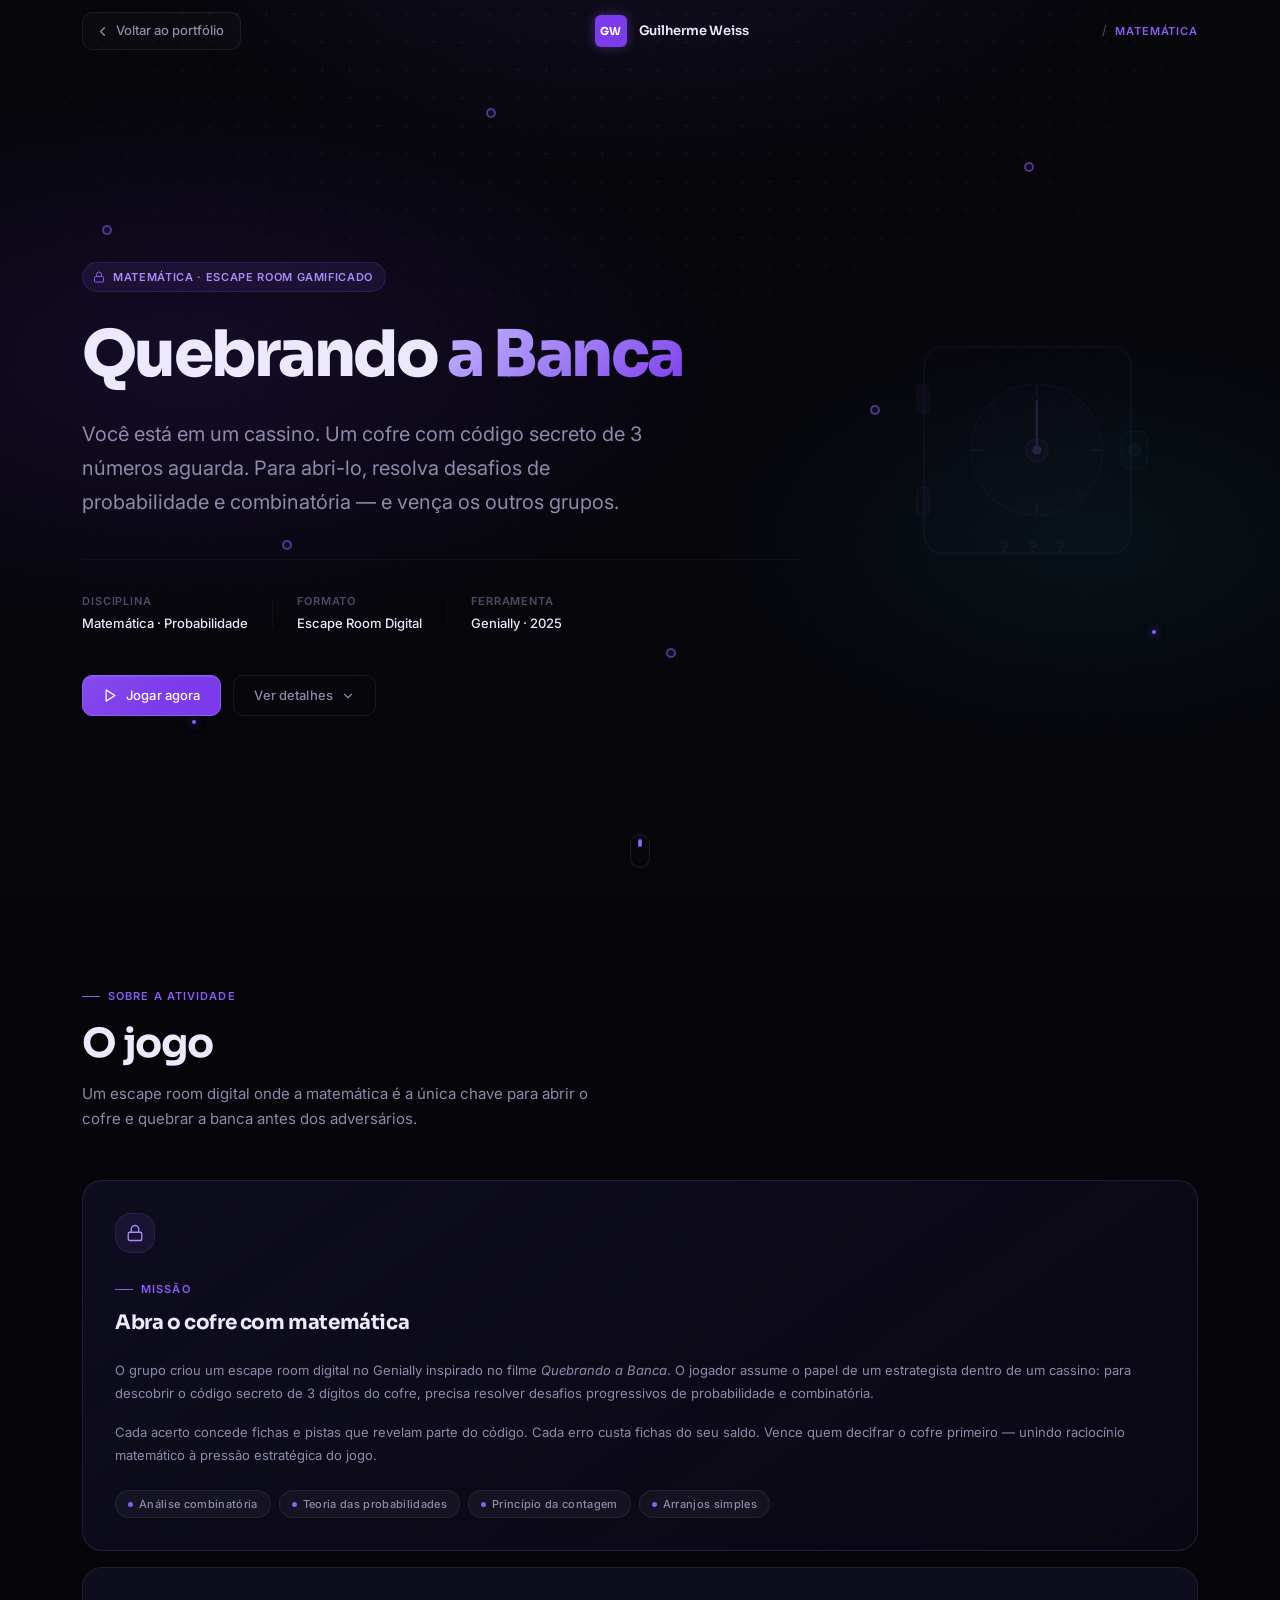
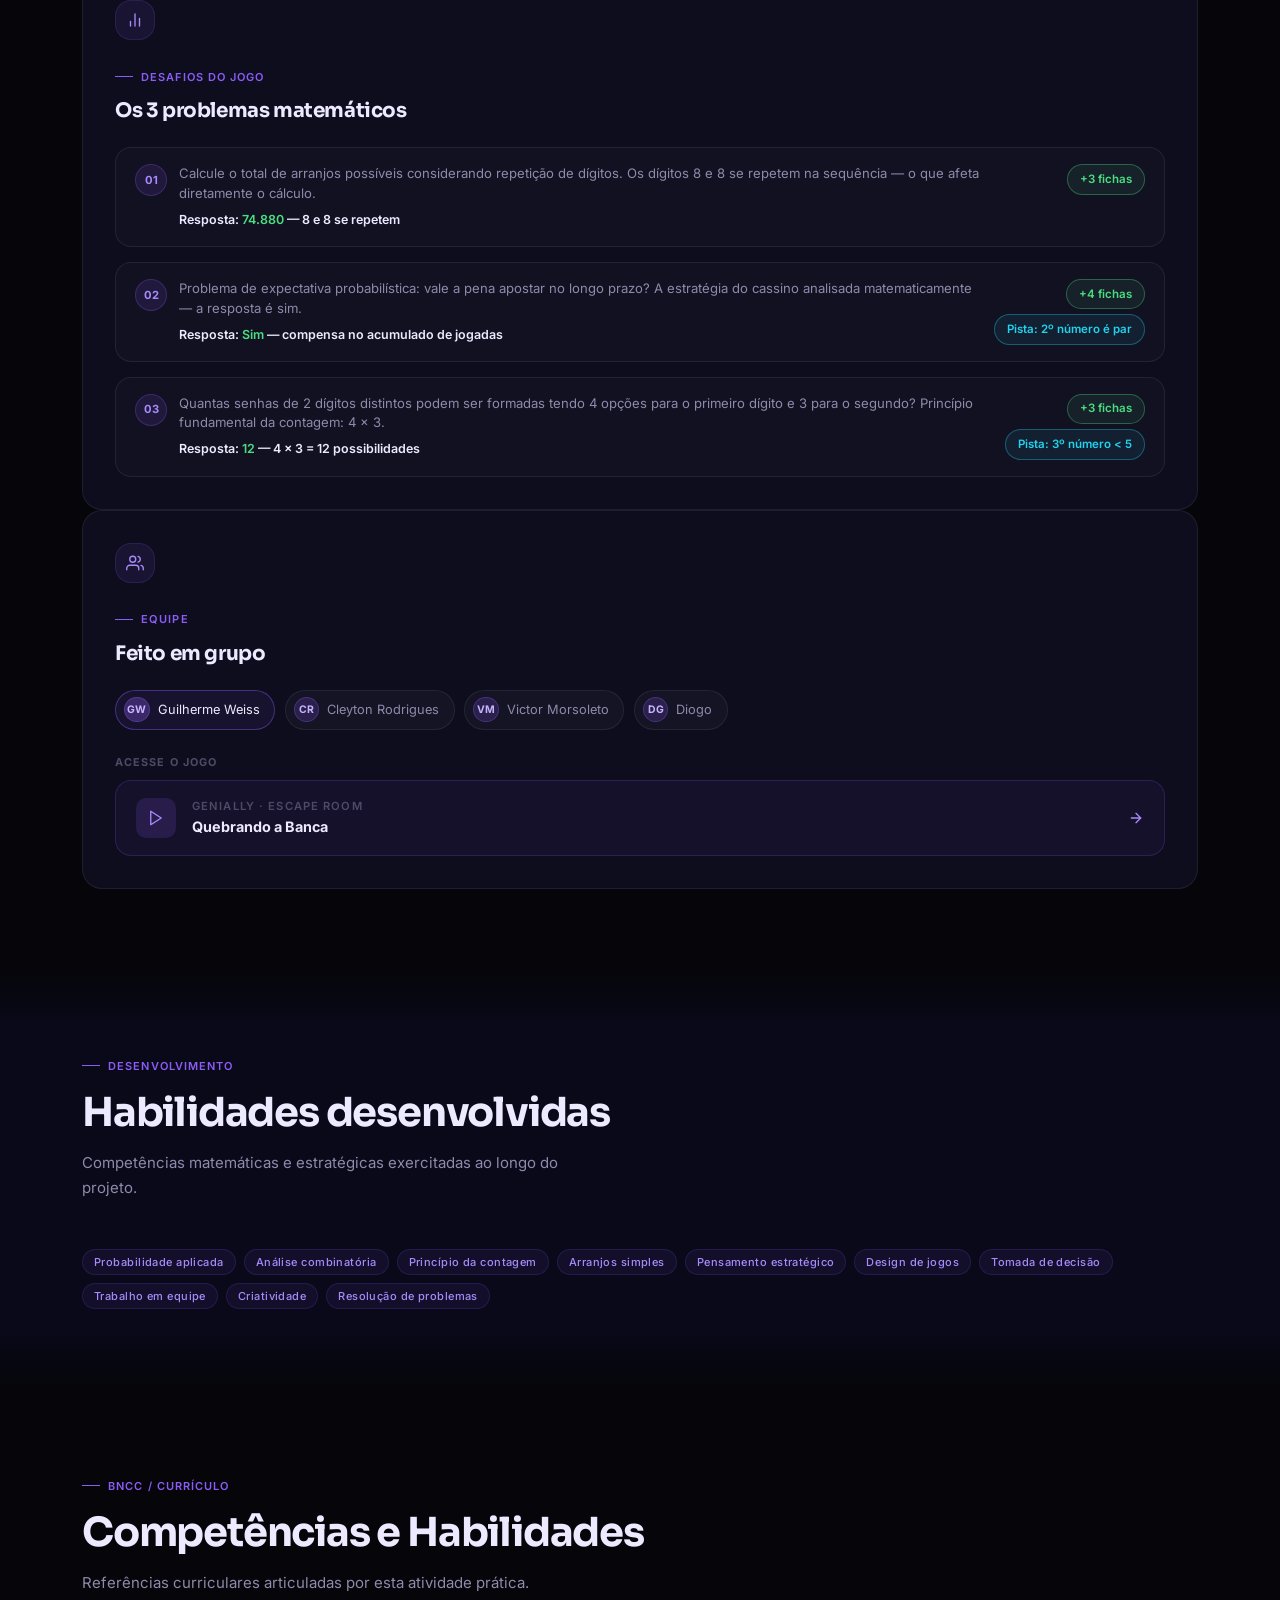
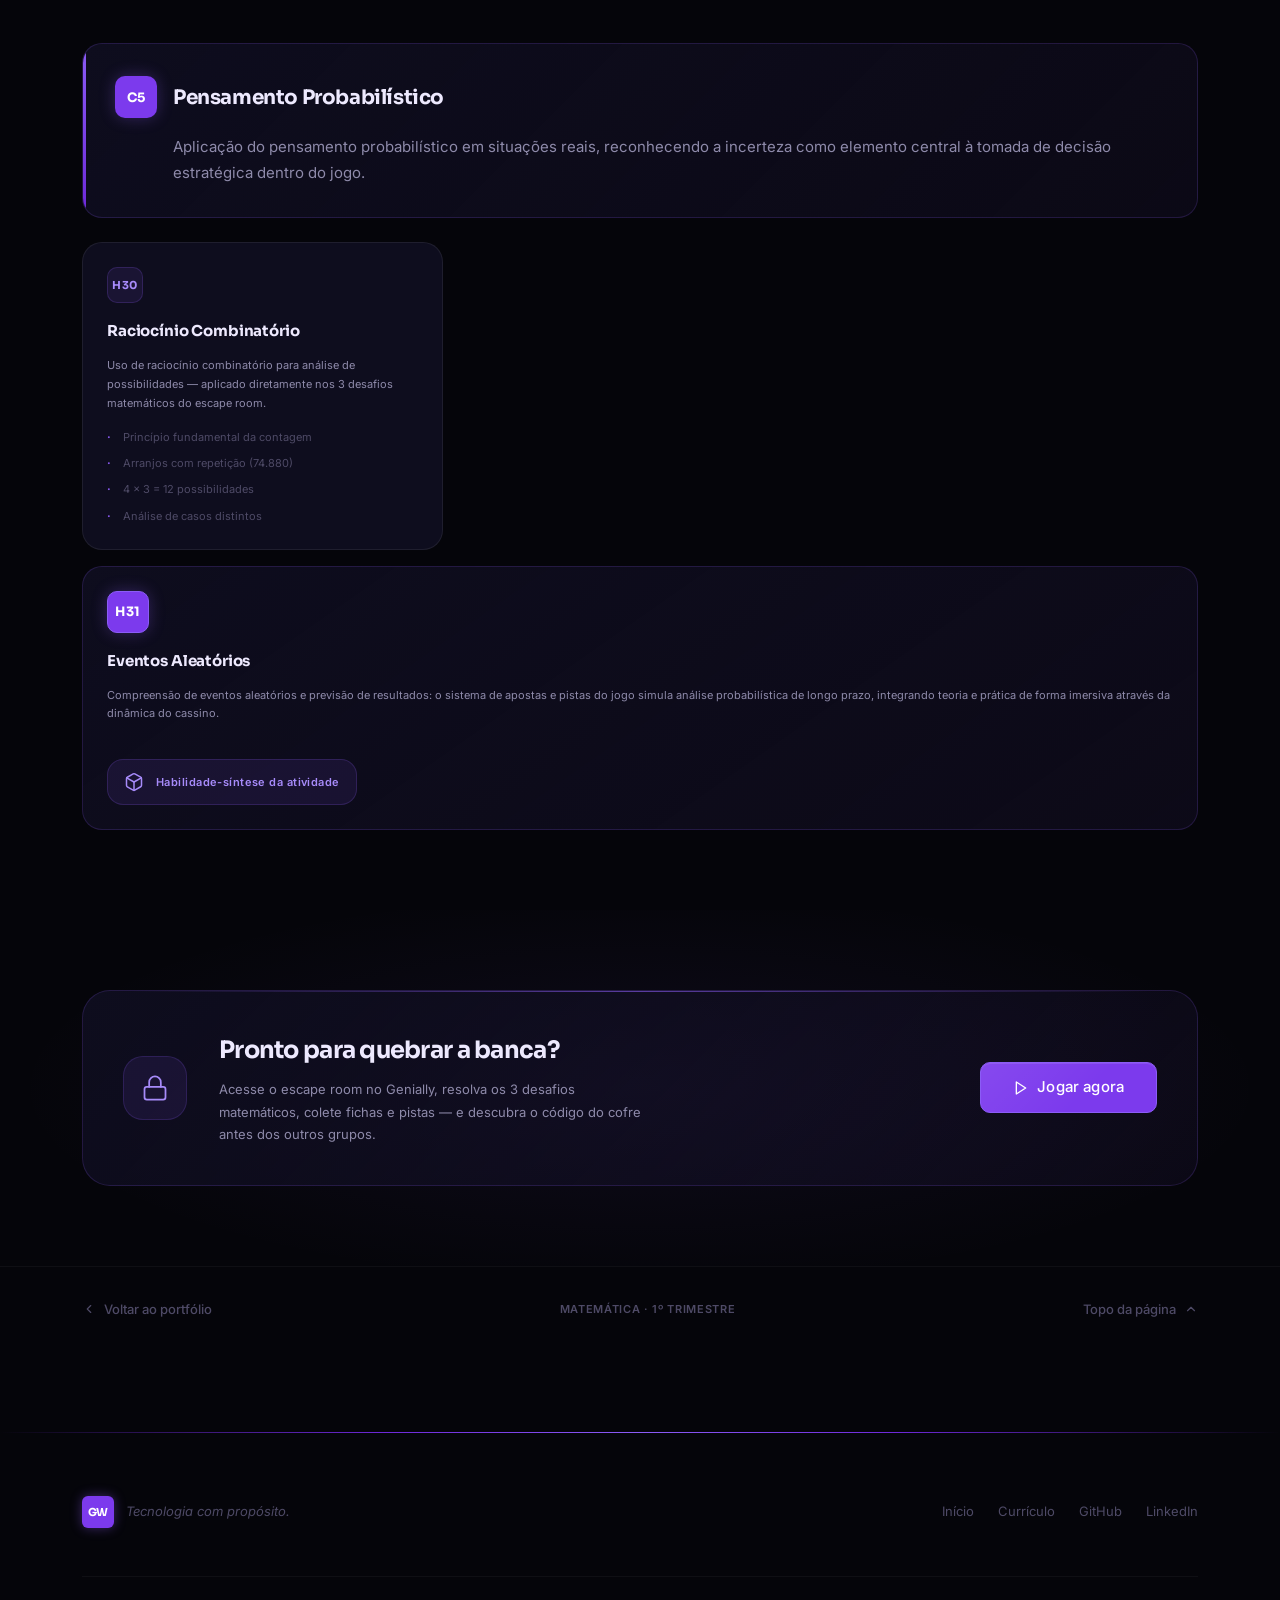
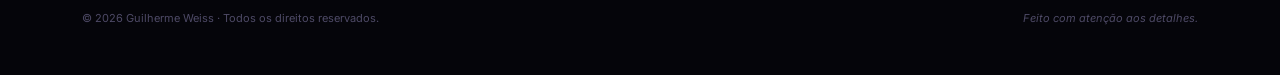
<file: Atividades/Matematica/1 - trimestre/Jogo/jogo.html>
<!DOCTYPE html>
<html lang="pt-BR">
<head>
  <meta charset="UTF-8" />
  <meta name="viewport" content="width=device-width, initial-scale=1.0" />
  <meta name="description" content="Jogo Quebrando a Banca — escape room matemático com probabilidade e combinatória. Guilherme Weiss." />
  <meta name="theme-color" content="#05050a" />
  <meta property="og:title" content="Jogo Quebrando a Banca · Guilherme Weiss" />
  <meta property="og:description" content="Escape room em cassino: abra o cofre resolvendo desafios de probabilidade e combinatória." />
  <title>Quebrando a Banca · Guilherme Weiss</title>
  <link rel="preconnect" href="https://fonts.googleapis.com" />
  <link rel="preconnect" href="https://fonts.gstatic.com" crossorigin />
  <link href="https://fonts.googleapis.com/css2?family=Sora:wght@300;400;500;600;700;800&family=Inter:ital,wght@0,300;0,400;0,500;0,600;1,400&display=swap" rel="stylesheet" />
  <link rel="stylesheet" href="jogo.css" />
</head>
<body>

  <div class="cursor" id="cursor" aria-hidden="true">
    <div class="cursor__ring"></div>
    <div class="cursor__dot"></div>
  </div>
  <div class="scroll-progress" id="scrollProgress" aria-hidden="true"></div>

  <!-- ══ NAVBAR ══ -->
  <header class="navbar" id="navbar" role="banner">
    <nav class="navbar__inner container" aria-label="Navegação da atividade">
      <a href="../../../../index.html#mathematics" class="act-back" aria-label="Voltar ao portfólio">
        <svg width="15" height="15" viewBox="0 0 24 24" fill="none"
             stroke="currentColor" stroke-width="2.2"
             stroke-linecap="round" stroke-linejoin="round" aria-hidden="true">
          <polyline points="15 18 9 12 15 6"/>
        </svg>
        Voltar ao portfólio
      </a>
      <a href="../../../../Inicio/index.html" class="navbar__logo" aria-label="Guilherme Weiss — início">
        <span class="navbar__logo-mark" aria-hidden="true">GW</span>
        <span class="navbar__logo-text">Guilherme Weiss</span>
      </a>
      <div class="act-breadcrumb" aria-label="Local atual">
        <span class="act-breadcrumb__sep" aria-hidden="true">/</span>
        <span class="act-breadcrumb__label">Matemática</span>
      </div>
    </nav>
  </header>

  <main>

    <!-- ══ HERO ══ -->
    <section class="act-hero" id="top" aria-labelledby="act-title">
      <div class="act-hero__bg-grid"   aria-hidden="true"></div>
      <div class="act-hero__bg-aurora" aria-hidden="true"></div>

      <!-- partículas tipo fichas -->
      <div class="act-hero__bg-charge" aria-hidden="true">
        <div class="chip-particle" style="--d:3s;   --x:8%;  --y:25%"></div>
        <div class="chip-particle" style="--d:4.5s; --x:80%; --y:18%"></div>
        <div class="chip-particle" style="--d:2.8s; --x:52%; --y:72%"></div>
        <div class="chip-particle" style="--d:5.2s; --x:22%; --y:60%"></div>
        <div class="chip-particle" style="--d:3.7s; --x:68%; --y:45%"></div>
        <div class="chip-particle" style="--d:4.1s; --x:38%; --y:12%"></div>
        <div class="charge-particle" style="--d:1.4s; --x:90%; --y:70%"></div>
        <div class="charge-particle" style="--d:2.0s; --x:15%; --y:80%"></div>
      </div>

      <!-- Cofre decorativo -->
      <div class="vault-wrap" aria-hidden="true">
        <svg class="vault-svg" viewBox="0 0 300 300" fill="none" xmlns="http://www.w3.org/2000/svg">
          <rect x="30" y="40" width="220" height="220" rx="20"
                fill="rgba(139,92,246,.06)" stroke="rgba(139,92,246,.35)" stroke-width="2"/>
          <rect x="22" y="80"  width="14" height="30" rx="4"
                fill="rgba(139,92,246,.2)" stroke="rgba(139,92,246,.3)" stroke-width="1.2"/>
          <rect x="22" y="190" width="14" height="30" rx="4"
                fill="rgba(139,92,246,.2)" stroke="rgba(139,92,246,.3)" stroke-width="1.2"/>
          <g class="vault-dial">
            <circle cx="150" cy="150" r="70"
                    fill="rgba(139,92,246,.04)" stroke="rgba(139,92,246,.3)" stroke-width="1.5"/>
            <circle cx="150" cy="150" r="55" fill="none" stroke="rgba(139,92,246,.15)" stroke-width="1"/>
            <line x1="150" y1="82"  x2="150" y2="92"  stroke="rgba(139,92,246,.5)" stroke-width="2" stroke-linecap="round"/>
            <line x1="150" y1="208" x2="150" y2="218" stroke="rgba(139,92,246,.5)" stroke-width="2" stroke-linecap="round"/>
            <line x1="82"  y1="150" x2="92"  y2="150" stroke="rgba(139,92,246,.5)" stroke-width="2" stroke-linecap="round"/>
            <line x1="208" y1="150" x2="218" y2="150" stroke="rgba(139,92,246,.5)" stroke-width="2" stroke-linecap="round"/>
            <line x1="101" y1="101" x2="108" y2="108" stroke="rgba(139,92,246,.3)" stroke-width="1.5" stroke-linecap="round"/>
            <line x1="192" y1="192" x2="199" y2="199" stroke="rgba(139,92,246,.3)" stroke-width="1.5" stroke-linecap="round"/>
            <line x1="199" y1="101" x2="192" y2="108" stroke="rgba(139,92,246,.3)" stroke-width="1.5" stroke-linecap="round"/>
            <line x1="101" y1="192" x2="108" y2="199" stroke="rgba(139,92,246,.3)" stroke-width="1.5" stroke-linecap="round"/>
            <line x1="150" y1="150" x2="150" y2="98" stroke="#a78bfa" stroke-width="2.5" stroke-linecap="round"/>
          </g>
          <circle cx="150" cy="150" r="12"
                  fill="rgba(139,92,246,.2)" stroke="rgba(139,92,246,.5)" stroke-width="1.5"/>
          <circle cx="150" cy="150" r="5" fill="#a78bfa"/>
          <rect x="240" y="130" width="28" height="40" rx="8"
                fill="rgba(34,211,238,.08)" stroke="rgba(34,211,238,.3)" stroke-width="1.2"/>
          <circle cx="254" cy="150" r="6"
                  fill="rgba(34,211,238,.2)" stroke="rgba(34,211,238,.5)" stroke-width="1"/>
          <text x="150" y="260" font-family="Sora,sans-serif" font-size="18" font-weight="800"
                fill="rgba(139,92,246,.4)" text-anchor="middle" letter-spacing="8">? ? ?</text>
        </svg>
      </div>

      <div class="container">
        <div class="act-hero__inner">

          <div class="act-hero__badge reveal">
            <svg width="12" height="12" viewBox="0 0 24 24" fill="none"
                 stroke="currentColor" stroke-width="2"
                 stroke-linecap="round" stroke-linejoin="round" aria-hidden="true">
              <rect x="3" y="11" width="18" height="11" rx="2"/>
              <path d="M7 11V7a5 5 0 0 1 10 0v4"/>
            </svg>
            Matemática · Escape Room Gamificado
          </div>

          <h1 class="act-hero__title reveal reveal--delay-1" id="act-title">
            Quebrando
            <span class="act-hero__title-accent">a Banca</span>
          </h1>

          <p class="act-hero__sub reveal reveal--delay-2">
            Você está em um cassino. Um cofre com código secreto de 3 números aguarda.
            Para abri-lo, resolva desafios de probabilidade e combinatória — e vença os outros grupos.
          </p>

          <div class="act-hero__meta reveal reveal--delay-3" role="list">
            <div class="act-hero__meta-item" role="listitem">
              <span class="act-hero__meta-key">Disciplina</span>
              <span class="act-hero__meta-val">Matemática · Probabilidade</span>
            </div>
            <div class="act-hero__meta-divider" aria-hidden="true"></div>
            <div class="act-hero__meta-item" role="listitem">
              <span class="act-hero__meta-key">Formato</span>
              <span class="act-hero__meta-val">Escape Room Digital</span>
            </div>
            <div class="act-hero__meta-divider" aria-hidden="true"></div>
            <div class="act-hero__meta-item" role="listitem">
              <span class="act-hero__meta-key">Ferramenta</span>
              <span class="act-hero__meta-val">Genially · 2025</span>
            </div>
          </div>

          <div class="act-hero__actions reveal reveal--delay-3">
            <a href="https://view.genially.com/69d78772a66173e8e63f0fb2"
               class="btn btn--primary js-magnetic"
               target="_blank" rel="noopener noreferrer">
              <svg width="15" height="15" viewBox="0 0 24 24" fill="none"
                   stroke="currentColor" stroke-width="2"
                   stroke-linecap="round" stroke-linejoin="round" aria-hidden="true">
                <polygon points="5 3 19 12 5 21 5 3"/>
              </svg>
              Jogar agora
            </a>
            <a href="#descricao" class="btn btn--ghost">
              Ver detalhes
              <svg width="14" height="14" viewBox="0 0 24 24" fill="none"
                   stroke="currentColor" stroke-width="2"
                   stroke-linecap="round" stroke-linejoin="round" aria-hidden="true">
                <polyline points="6 9 12 15 18 9"/>
              </svg>
            </a>
          </div>

        </div>
      </div>

      <div class="hero__scroll-cue" aria-hidden="true">
        <div class="hero__scroll-track"><div class="hero__scroll-thumb"></div></div>
      </div>
    </section>

    <!-- ══ BENTO: descrição + regras + desafios + equipe ══ -->
    <section class="act-section" id="descricao" aria-labelledby="descricao-heading">
      <div class="container">

        <div class="act-section__header reveal">
          <div class="section-label">Sobre a atividade</div>
          <h2 class="section-heading" id="descricao-heading">O jogo</h2>
          <p class="section-subheading">
            Um escape room digital onde a matemática é a única chave para abrir o cofre
            e quebrar a banca antes dos adversários.
          </p>
        </div>

        <div class="act-bento" role="region" aria-label="Conteúdo principal da atividade">

          <!-- ① Descrição + conceitos -->
          <article class="act-card act-card--desc reveal" aria-labelledby="card-desc-title">
            <div class="act-card__top-bar" aria-hidden="true"></div>
            <div class="act-card__icon-wrap" aria-hidden="true">
              <svg width="18" height="18" viewBox="0 0 24 24" fill="none"
                   stroke="currentColor" stroke-width="1.8"
                   stroke-linecap="round" stroke-linejoin="round">
                <rect x="3" y="11" width="18" height="11" rx="2"/>
                <path d="M7 11V7a5 5 0 0 1 10 0v4"/>
              </svg>
            </div>
            <div class="section-label act-card__overline">Missão</div>
            <h3 class="act-card__title" id="card-desc-title">Abra o cofre com matemática</h3>
            <div class="act-card__body">
              <p>
                O grupo criou um escape room digital no Genially inspirado no filme
                <em>Quebrando a Banca</em>. O jogador assume o papel de um estrategista
                dentro de um cassino: para descobrir o código secreto de 3 dígitos do cofre,
                precisa resolver desafios progressivos de probabilidade e combinatória.
              </p>
              <p>
                Cada acerto concede fichas e pistas que revelam parte do código.
                Cada erro custa fichas do seu saldo. Vence quem decifrar o cofre primeiro —
                unindo raciocínio matemático à pressão estratégica do jogo.
              </p>
            </div>
            <div class="act-card__concepts" aria-label="Conceitos aplicados">
              <span class="act-concept-pill">
                <span class="act-concept-pill__dot" aria-hidden="true"></span>
                Análise combinatória
              </span>
              <span class="act-concept-pill">
                <span class="act-concept-pill__dot" aria-hidden="true"></span>
                Teoria das probabilidades
              </span>
              <span class="act-concept-pill">
                <span class="act-concept-pill__dot" aria-hidden="true"></span>
                Princípio da contagem
              </span>
              <span class="act-concept-pill">
                <span class="act-concept-pill__dot" aria-hidden="true"></span>
                Arranjos simples
              </span>
            </div>
          </article>



          <!-- ③ Desafios matemáticos (largura total) -->
          <article class="act-card act-card--method reveal reveal--delay-1"
                   style="grid-column: 1 / -1;" aria-labelledby="card-challenges-title">
            <div class="act-card__top-bar" aria-hidden="true"></div>
            <div class="act-card__icon-wrap" aria-hidden="true">
              <svg width="18" height="18" viewBox="0 0 24 24" fill="none"
                   stroke="currentColor" stroke-width="1.8"
                   stroke-linecap="round" stroke-linejoin="round">
                <line x1="18" y1="20" x2="18" y2="10"/>
                <line x1="12" y1="20" x2="12" y2="4"/>
                <line x1="6"  y1="20" x2="6"  y2="14"/>
              </svg>
            </div>
            <div class="section-label act-card__overline">Desafios do Jogo</div>
            <h3 class="act-card__title" id="card-challenges-title">Os 3 problemas matemáticos</h3>

            <div class="act-questions" style="margin-top:1rem;">

              <div class="act-question">
                <div class="act-question__num">01</div>
                <div>
                  <p class="act-question__text">
                    Calcule o total de arranjos possíveis considerando repetição de dígitos.
                    Os dígitos 8 e 8 se repetem na sequência — o que afeta diretamente o cálculo.
                  </p>
                  <div class="act-question__answer">
                    Resposta: <span>74.880</span> &mdash; 8 e 8 se repetem
                  </div>
                </div>
                <div class="act-question__reward">
                  <span class="chip chip--green">+3 fichas</span>
                </div>
              </div>

              <div class="act-question">
                <div class="act-question__num">02</div>
                <div>
                  <p class="act-question__text">
                    Problema de expectativa probabilística: vale a pena apostar no longo prazo?
                    A estratégia do cassino analisada matematicamente — a resposta é sim.
                  </p>
                  <div class="act-question__answer">
                    Resposta: <span>Sim</span> &mdash; compensa no acumulado de jogadas
                  </div>
                </div>
                <div class="act-question__reward">
                  <span class="chip chip--green">+4 fichas</span>
                  <span class="chip chip--teal">Pista: 2º número é par</span>
                </div>
              </div>

              <div class="act-question">
                <div class="act-question__num">03</div>
                <div>
                  <p class="act-question__text">
                    Quantas senhas de 2 dígitos distintos podem ser formadas tendo 4 opções para
                    o primeiro dígito e 3 para o segundo? Princípio fundamental da contagem: 4 × 3.
                  </p>
                  <div class="act-question__answer">
                    Resposta: <span>12</span> &mdash; 4 × 3 = 12 possibilidades
                  </div>
                </div>
                <div class="act-question__reward">
                  <span class="chip chip--green">+3 fichas</span>
                  <span class="chip chip--teal">Pista: 3º número &lt; 5</span>
                </div>
              </div>

            </div>
            </div>
          </article>

          <!-- ④ Equipe + link Genially -->
          <article class="act-card act-card--phenomena reveal reveal--delay-2" aria-labelledby="card-team-title">
            <div class="act-card__top-bar" aria-hidden="true"></div>
            <div class="act-card__icon-wrap" aria-hidden="true">
              <svg width="18" height="18" viewBox="0 0 24 24" fill="none"
                   stroke="currentColor" stroke-width="1.8"
                   stroke-linecap="round" stroke-linejoin="round">
                <path d="M17 21v-2a4 4 0 0 0-4-4H5a4 4 0 0 0-4 4v2"/>
                <circle cx="9" cy="7" r="4"/>
                <path d="M23 21v-2a4 4 0 0 0-3-3.87"/>
                <path d="M16 3.13a4 4 0 0 1 0 7.75"/>
              </svg>
            </div>
            <div class="section-label act-card__overline">Equipe</div>
            <h3 class="act-card__title" id="card-team-title">Feito em grupo</h3>

            <div class="act-team" style="margin-top:.75rem; margin-bottom:1.5rem;">
              <div class="act-team-member act-team-member--self">
                <div class="act-team-member__avatar">GW</div>
                Guilherme Weiss
              </div>
              <div class="act-team-member">
                <div class="act-team-member__avatar">CR</div>
                Cleyton Rodrigues
              </div>
              <div class="act-team-member">
                <div class="act-team-member__avatar">VM</div>
                Victor Morsoleto
              </div>
              <div class="act-team-member">
                <div class="act-team-member__avatar">DG</div>
                Diogo
              </div>
            </div>

            <p class="act-card__overline2">Acesse o jogo</p>
            <a href="https://view.genially.com/69d78772a66173e8e63f0fb2"
               class="act-genially-cta"
               target="_blank" rel="noopener noreferrer">
              <div class="act-genially-cta__icon">
                <svg width="18" height="18" viewBox="0 0 24 24" fill="none"
                     stroke="currentColor" stroke-width="1.8"
                     stroke-linecap="round" stroke-linejoin="round">
                  <polygon points="5 3 19 12 5 21 5 3"/>
                </svg>
              </div>
              <div>
                <div class="act-genially-cta__label">Genially · Escape Room</div>
                <div class="act-genially-cta__name">Quebrando a Banca</div>
              </div>
              <div class="act-genially-cta__arrow">
                <svg width="16" height="16" viewBox="0 0 24 24" fill="none"
                     stroke="currentColor" stroke-width="2"
                     stroke-linecap="round" stroke-linejoin="round">
                  <line x1="5" y1="12" x2="19" y2="12"/>
                  <polyline points="12 5 19 12 12 19"/>
                </svg>
              </div>
            </a>
          </article>

        </div><!-- /act-bento -->
      </div>
    </section>

    <!-- ══ HABILIDADES ══ -->
    <section class="act-section act-section--alt" id="habilidades" aria-labelledby="hab-heading">
      <div class="container">
        <div class="act-section__header reveal">
          <div class="section-label">Desenvolvimento</div>
          <h2 class="section-heading" id="hab-heading">Habilidades desenvolvidas</h2>
          <p class="section-subheading">
            Competências matemáticas e estratégicas exercitadas ao longo do projeto.
          </p>
        </div>

        <div class="act-tags-wrap reveal reveal--delay-1" aria-label="Habilidades em formato de tags">
          <span class="tag">Probabilidade aplicada</span>
          <span class="tag">Análise combinatória</span>
          <span class="tag">Princípio da contagem</span>
          <span class="tag">Arranjos simples</span>
          <span class="tag">Pensamento estratégico</span>
          <span class="tag">Design de jogos</span>
          <span class="tag">Tomada de decisão</span>
          <span class="tag">Trabalho em equipe</span>
          <span class="tag">Criatividade</span>
          <span class="tag">Resolução de problemas</span>
        </div>
      </div>
    </section>

    <!-- ══ COMPETÊNCIAS BNCC ══ -->
    <section class="act-section" id="competencias" aria-labelledby="comp-heading">
      <div class="container">
        <div class="act-section__header reveal">
          <div class="section-label">BNCC / Currículo</div>
          <h2 class="section-heading" id="comp-heading">Competências e Habilidades</h2>
          <p class="section-subheading">
            Referências curriculares articuladas por esta atividade prática.
          </p>
        </div>

        <div class="act-competencias">

          <div class="act-comp-card reveal" aria-labelledby="comp-c5-title">
            <div class="act-comp-card__header">
              <div class="act-comp-card__badge">C5</div>
              <h3 class="act-comp-card__title" id="comp-c5-title">
                Pensamento Probabilístico
              </h3>
            </div>
            <p class="act-comp-card__desc">
              Aplicação do pensamento probabilístico em situações reais, reconhecendo
              a incerteza como elemento central à tomada de decisão estratégica dentro do jogo.
            </p>
          </div>

          <div class="act-hab-grid">

            <article class="act-hab-card reveal reveal--delay-1" aria-labelledby="hab-h30">
              <div class="act-hab-card__code" aria-label="Habilidade H30">H30</div>
              <h4 class="act-hab-card__title" id="hab-h30">Raciocínio Combinatório</h4>
              <p class="act-hab-card__desc">
                Uso de raciocínio combinatório para análise de possibilidades — aplicado
                diretamente nos 3 desafios matemáticos do escape room.
              </p>
              <ul class="act-hab-card__list" aria-label="Conceitos abordados">
                <li>Princípio fundamental da contagem</li>
                <li>Arranjos com repetição (74.880)</li>
                <li>4 × 3 = 12 possibilidades</li>
                <li>Análise de casos distintos</li>
              </ul>
            </article>

            <article class="act-hab-card act-hab-card--featured reveal reveal--delay-2" aria-labelledby="hab-h31">
              <div class="act-hab-card__code act-hab-card__code--featured" aria-label="Habilidade H31">H31</div>
              <h4 class="act-hab-card__title" id="hab-h31">Eventos Aleatórios</h4>
              <p class="act-hab-card__desc">
                Compreensão de eventos aleatórios e previsão de resultados: o sistema de apostas
                e pistas do jogo simula análise probabilística de longo prazo, integrando teoria
                e prática de forma imersiva através da dinâmica do cassino.
              </p>
              <div class="act-hab-card__highlight" aria-hidden="true">
                <svg width="20" height="20" viewBox="0 0 24 24" fill="none"
                     stroke="currentColor" stroke-width="1.8"
                     stroke-linecap="round" stroke-linejoin="round">
                  <path d="M21 16V8a2 2 0 0 0-1-1.73l-7-4a2 2 0 0 0-2 0l-7 4A2 2 0 0 0 3 8v8a2 2 0 0 0 1 1.73l7 4a2 2 0 0 0 2 0l7-4A2 2 0 0 0 21 16z"/>
                  <polyline points="3.27 6.96 12 12.01 20.73 6.96"/>
                  <line x1="12" y1="22.08" x2="12" y2="12"/>
                </svg>
                Habilidade-síntese da atividade
              </div>
            </article>

          </div>
        </div>
      </div>
    </section>

    <!-- ══ CTA FINAL ══ -->
    <section class="act-cta-section" id="jogar" aria-labelledby="cta-heading">
      <div class="act-cta-section__glow" aria-hidden="true"></div>
      <div class="container">
        <div class="act-cta reveal">
          <div class="act-cta__icon" aria-hidden="true">
            <svg width="28" height="28" viewBox="0 0 24 24" fill="none"
                 stroke="currentColor" stroke-width="1.5"
                 stroke-linecap="round" stroke-linejoin="round">
              <rect x="3" y="11" width="18" height="11" rx="2"/>
              <path d="M7 11V7a5 5 0 0 1 10 0v4"/>
            </svg>
          </div>
          <div class="act-cta__content">
            <h2 class="act-cta__title" id="cta-heading">Pronto para quebrar a banca?</h2>
            <p class="act-cta__desc">
              Acesse o escape room no Genially, resolva os 3 desafios matemáticos,
              colete fichas e pistas — e descubra o código do cofre antes dos outros grupos.
            </p>
          </div>
          <a href="https://view.genially.com/69d78772a66173e8e63f0fb2"
             class="btn btn--primary btn--lg js-magnetic"
             target="_blank" rel="noopener noreferrer"
             aria-label="Abrir o escape room no Genially (nova aba)">
            <svg width="16" height="16" viewBox="0 0 24 24" fill="none"
                 stroke="currentColor" stroke-width="2"
                 stroke-linecap="round" stroke-linejoin="round" aria-hidden="true">
              <polygon points="5 3 19 12 5 21 5 3"/>
            </svg>
            Jogar agora
          </a>
        </div>
      </div>
    </section>

    <!-- Navegação entre atividades -->
    <section class="act-nav-between" aria-label="Navegar entre atividades">
      <div class="container">
        <div class="act-nav-between__inner">
          <a href="../../../../index.html#mathematics" class="act-nav-between__home reveal">
            <svg width="14" height="14" viewBox="0 0 24 24" fill="none"
                 stroke="currentColor" stroke-width="2"
                 stroke-linecap="round" stroke-linejoin="round" aria-hidden="true">
              <polyline points="15 18 9 12 15 6"/>
            </svg>
            Voltar ao portfólio
          </a>
          <span class="act-nav-between__label reveal reveal--delay-1">Matemática · 1º Trimestre</span>
          <a href="#top" class="act-nav-between__top reveal reveal--delay-2">
            Topo da página
            <svg width="14" height="14" viewBox="0 0 24 24" fill="none"
                 stroke="currentColor" stroke-width="2"
                 stroke-linecap="round" stroke-linejoin="round" aria-hidden="true">
              <polyline points="18 15 12 9 6 15"/>
            </svg>
          </a>
        </div>
      </div>
    </section>

  </main>

  <!-- ══ FOOTER ══ -->
  <footer class="footer" role="contentinfo">
    <div class="footer__gradient" aria-hidden="true"></div>
    <div class="container">
      <div class="footer__inner">
        <div class="footer__brand">
          <span class="navbar__logo-mark" aria-hidden="true">GW</span>
          <p class="footer__tagline">Tecnologia com propósito.</p>
        </div>
        <nav class="footer__nav" aria-label="Links do rodapé">
          <a href="../../../../Inicio/inicio.html#hero" class="footer__link">Início</a>
          <a href="../../../../Inicio/inicio.html#resume" class="footer__link">Currículo</a>
          <a href="https://github.com/guilhermewrsilva-arch"              class="footer__link" target="_blank" rel="noopener">GitHub</a>
          <a href="https://www.linkedin.com/in/guilherme-weiss-a996a1350" class="footer__link" target="_blank" rel="noopener">LinkedIn</a>
        </nav>
      </div>
      <div class="footer__bottom">
        <p class="footer__copy">&copy; 2026 Guilherme Weiss · Todos os direitos reservados.</p>
        <p class="footer__made">Feito com atenção aos detalhes.</p>
      </div>
    </div>
  </footer>

  <script src="jogo.js"></script>
</body>
</html>
</file>
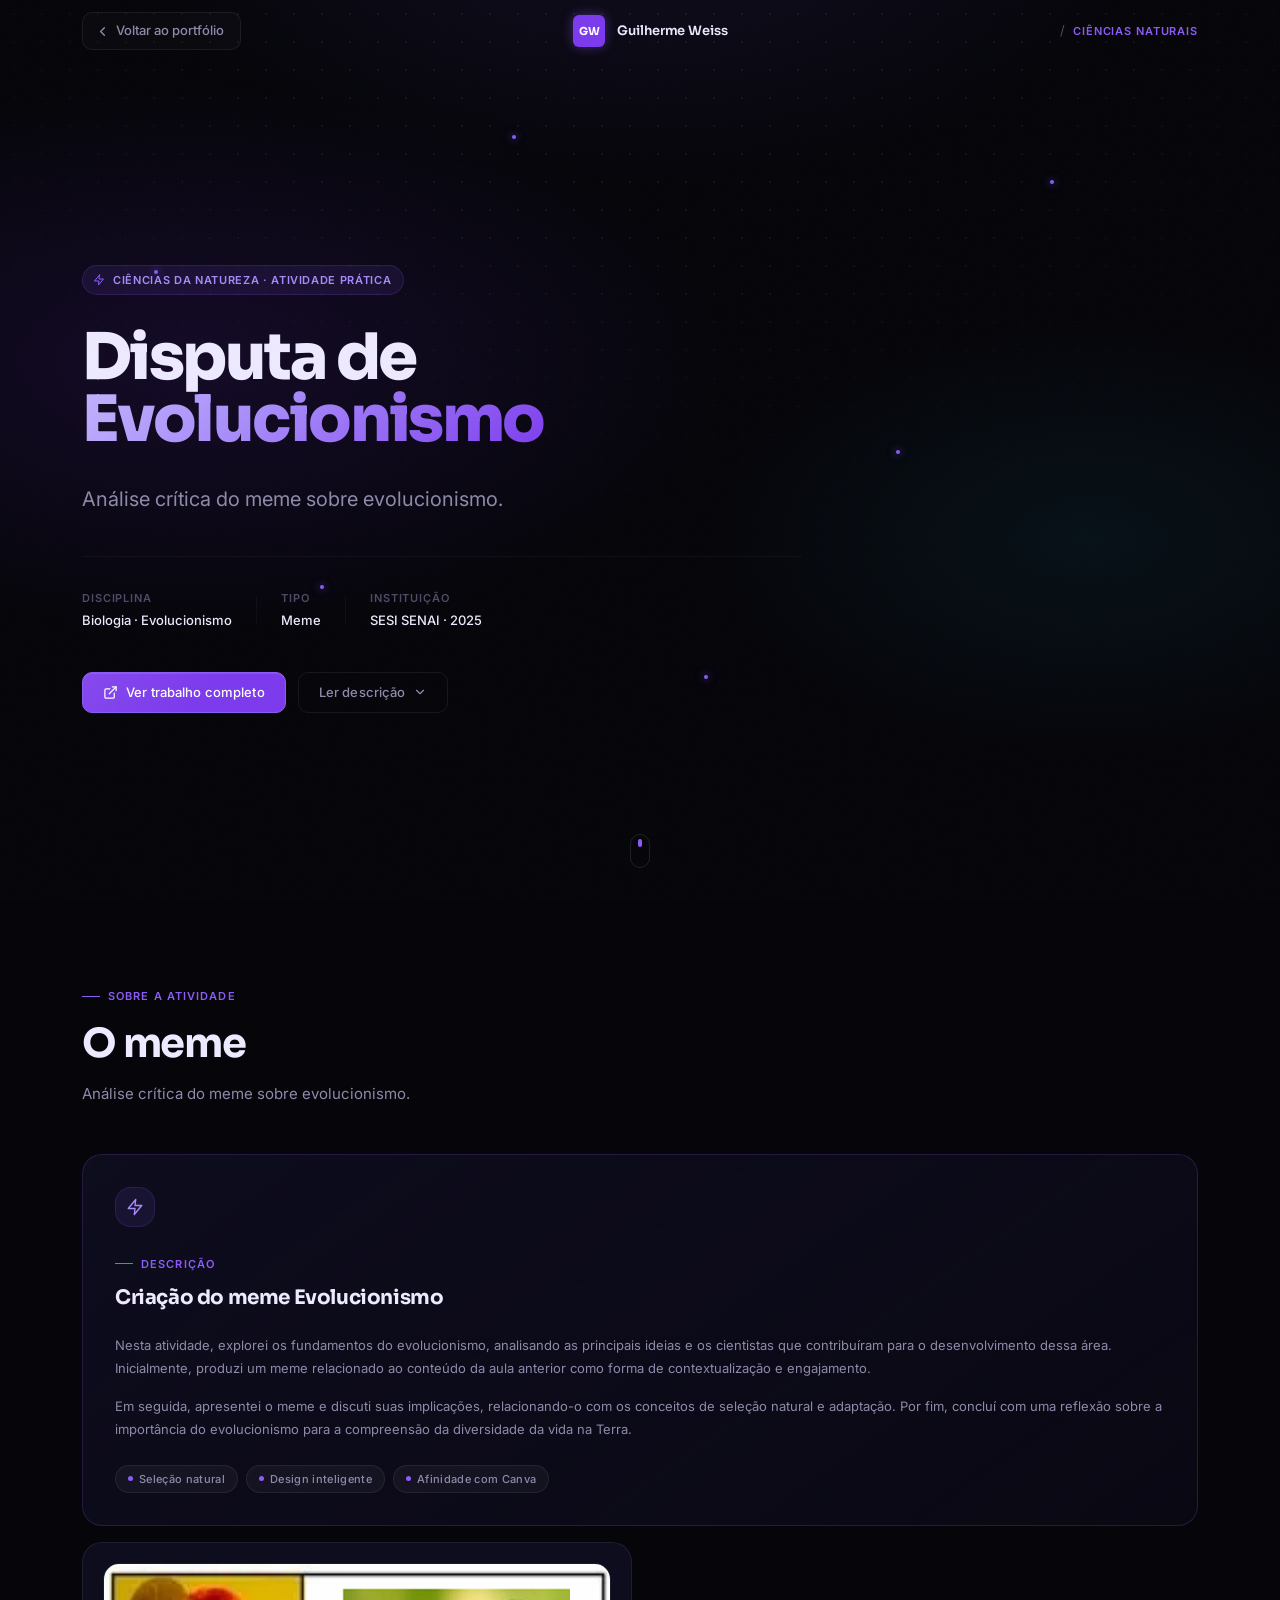
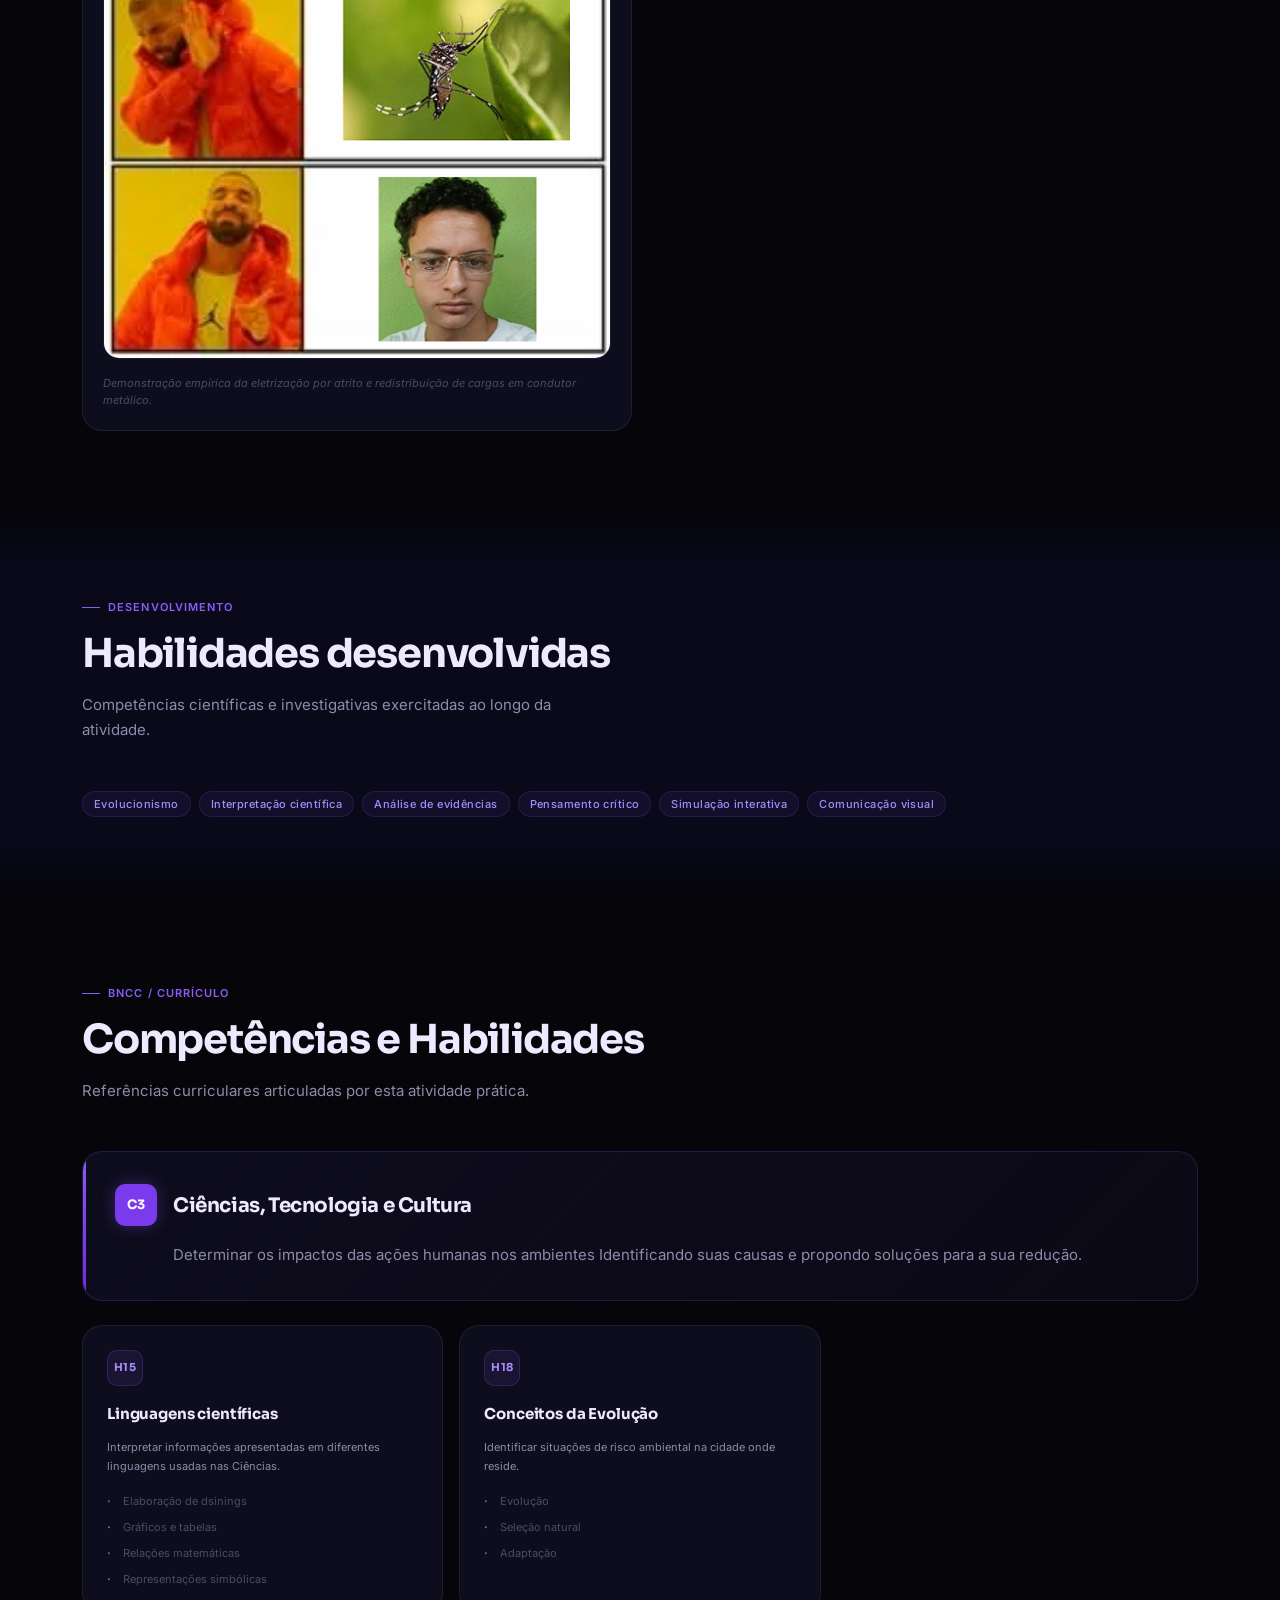
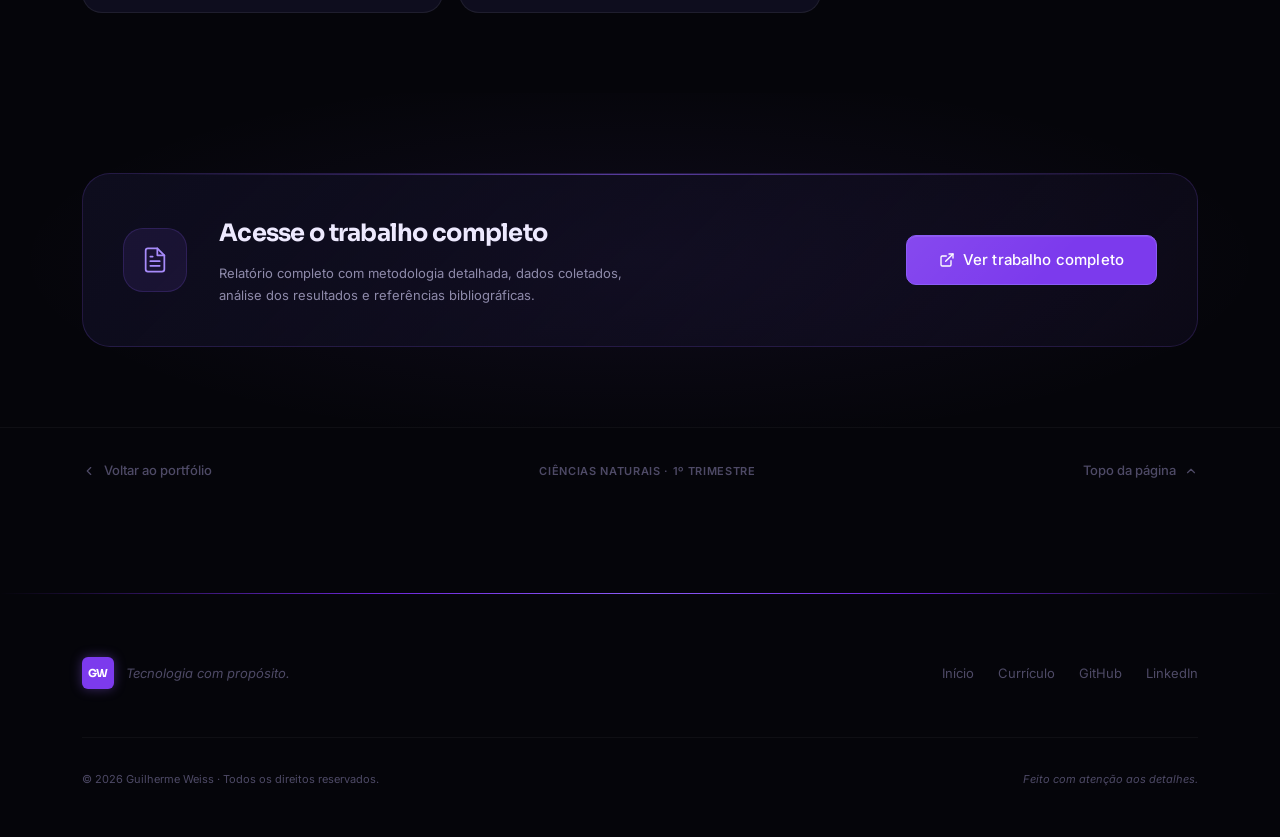
<file: Atividades/Natureza/1 - trimestre/Prof. Beux/evolucionismo.html>
<!DOCTYPE html>
<html lang="pt-BR">
<head>
  <meta charset="UTF-8" />
  <meta name="viewport" content="width=device-width, initial-scale=1.0" />
  <meta name="description" content="Meme sobre evolucionismo — análise prática de transferência de carga e indução eletrostática. Guilherme Weiss." />
  <meta name="theme-color" content="#05050a" />
  <meta property="og:title" content="Meme sobre evolucionismo · Guilherme Weiss" />
  <meta property="og:description" content="Meme sobre evolucionismo." />
  <title>Meme sobre evolucionismo · Guilherme Weiss</title>
  <link rel="preconnect" href="https://fonts.googleapis.com" />
  <link rel="preconnect" href="https://fonts.gstatic.com" crossorigin />
  <link href="https://fonts.googleapis.com/css2?family=Sora:wght@300;400;500;600;700;800&family=Inter:ital,wght@0,300;0,400;0,500;0,600;1,400&display=swap" rel="stylesheet" />
  <link rel="stylesheet" href="evolucionismo.css" />
</head>
<body>

  <!-- Custom cursor -->
  <div class="cursor" id="cursor" aria-hidden="true">
    <div class="cursor__ring"></div>
    <div class="cursor__dot"></div>
  </div>

  <!-- Scroll progress -->
  <div class="scroll-progress" id="scrollProgress" aria-hidden="true"></div>

  <!-- ══════════════════════════════════════════
       NAVBAR
  ══════════════════════════════════════════ -->
  <header class="navbar" id="navbar" role="banner">
    <nav class="navbar__inner container" aria-label="Navegação da atividade">

      <a href="../../../../index.html#natural-sciences" class="act-back" aria-label="Voltar ao portfólio">
        <svg width="15" height="15" viewBox="0 0 24 24" fill="none"
             stroke="currentColor" stroke-width="2.2"
             stroke-linecap="round" stroke-linejoin="round" aria-hidden="true">
          <polyline points="15 18 9 12 15 6"/>
        </svg>
        Voltar ao portfólio
      </a>

      <a href="Inicío/index.html" class="navbar__logo" aria-label="Guilherme Weiss — início">
        <span class="navbar__logo-mark" aria-hidden="true">GW</span>
        <span class="navbar__logo-text">Guilherme Weiss</span>
      </a>

      <div class="act-breadcrumb" aria-label="Local atual">
        <span class="act-breadcrumb__sep" aria-hidden="true">/</span>
        <span class="act-breadcrumb__label">Ciências Naturais</span>
      </div>

    </nav>
  </header>

  <main>

    <!-- ══════════════════════════════════════════
         HERO
    ══════════════════════════════════════════ -->
    <section class="act-hero" id="top" aria-labelledby="act-title">
      <div class="act-hero__bg-grid"    aria-hidden="true"></div>
      <div class="act-hero__bg-aurora"  aria-hidden="true"></div>
      <div class="act-hero__bg-charge"  aria-hidden="true">
        <!-- partícula animada: elétrons decorativos -->
        <div class="charge-particle" style="--d:0s;   --x:12%;  --y:30%"></div>
        <div class="charge-particle" style="--d:.8s;  --x:82%;  --y:20%"></div>
        <div class="charge-particle" style="--d:1.4s; --x:55%;  --y:75%"></div>
        <div class="charge-particle" style="--d:2.1s; --x:25%;  --y:65%"></div>
        <div class="charge-particle" style="--d:0.3s; --x:70%;  --y:50%"></div>
        <div class="charge-particle" style="--d:1.7s; --x:40%;  --y:15%"></div>
      </div>

      <div class="container">
        <div class="act-hero__inner">

          <!-- Badge -->
          <div class="act-hero__badge reveal">
            <svg width="12" height="12" viewBox="0 0 24 24" fill="none"
                 stroke="currentColor" stroke-width="2"
                 stroke-linecap="round" stroke-linejoin="round" aria-hidden="true">
              <path d="M13 2L3 14h9l-1 8 10-12h-9l1-8z"/>
            </svg>
            Ciências da Natureza · Atividade Prática
          </div>

          <!-- Título -->
          <h1 class="act-hero__title reveal reveal--delay-1" id="act-title">
            Disputa de
            <span class="act-hero__title-accent">Evolucionismo</span>
          </h1>

          <!-- Subtítulo -->
          <p class="act-hero__sub reveal reveal--delay-2">
            Análise crítica do meme sobre evolucionismo.
          </p>

          <!-- Meta row: disciplina / tipo / ano -->
          <div class="act-hero__meta reveal reveal--delay-3" role="list">
            <div class="act-hero__meta-item" role="listitem">
              <span class="act-hero__meta-key">Disciplina</span>
              <span class="act-hero__meta-val">Biologia · Evolucionismo</span>
            </div>
            <div class="act-hero__meta-divider" aria-hidden="true"></div>
            <div class="act-hero__meta-item" role="listitem">
              <span class="act-hero__meta-key">Tipo</span>
              <span class="act-hero__meta-val">Meme</span>
            </div>
            <div class="act-hero__meta-divider" aria-hidden="true"></div>
            <div class="act-hero__meta-item" role="listitem">
              <span class="act-hero__meta-key">Instituição</span>
              <span class="act-hero__meta-val">SESI SENAI · 2025</span>
            </div>
          </div>

          <!-- CTA principal -->
          <div class="act-hero__actions reveal reveal--delay-3">
            <a href="https://docs.google.com/document/d/1uT9pbUR3eCOGFe2vNEgvbO7hFn4eg3YuC9IBj-nZ3PQ/edit?usp=sharing"
               class="btn btn--primary js-magnetic"
               target="_blank" rel="noopener noreferrer"
               aria-label="Ver trabalho completo no Google Docs">
              <svg width="15" height="15" viewBox="0 0 24 24" fill="none"
                   stroke="currentColor" stroke-width="2"
                   stroke-linecap="round" stroke-linejoin="round" aria-hidden="true">
                <path d="M18 13v6a2 2 0 0 1-2 2H5a2 2 0 0 1-2-2V8a2 2 0 0 1 2-2h6"/>
                <polyline points="15 3 21 3 21 9"/>
                <line x1="10" y1="14" x2="21" y2="3"/>
              </svg>
              Ver trabalho completo
            </a>
            <a href="#descricao" class="btn btn--ghost">
              Ler descrição
              <svg width="14" height="14" viewBox="0 0 24 24" fill="none"
                   stroke="currentColor" stroke-width="2"
                   stroke-linecap="round" stroke-linejoin="round" aria-hidden="true">
                <polyline points="6 9 12 15 18 9"/>
              </svg>
            </a>
          </div>

        </div>
      </div>

      <!-- Scroll cue -->
      <div class="hero__scroll-cue" aria-hidden="true">
        <div class="hero__scroll-track"><div class="hero__scroll-thumb"></div></div>
      </div>
    </section>

    <!-- ══════════════════════════════════════════
         DESCRIÇÃO + IMAGEM (bento)
    ══════════════════════════════════════════ -->
    <section class="act-section" id="descricao" aria-labelledby="descricao-heading">
      <div class="container">

        <div class="act-section__header reveal">
          <div class="section-label">Sobre a atividade</div>
          <h2 class="section-heading" id="descricao-heading">O meme</h2>
          <p class="section-subheading">
            Análise crítica do meme sobre evolucionismo.
          </p>
        </div>

        <!-- Bento grid principal -->
        <div class="act-bento" role="region" aria-label="Conteúdo principal da atividade">

          <!-- Card grande: descrição completa -->
          <article class="act-card act-card--desc reveal" aria-labelledby="card-desc-title">
            <div class="act-card__top-bar" aria-hidden="true"></div>
            <div class="act-card__icon-wrap" aria-hidden="true">
              <svg width="18" height="18" viewBox="0 0 24 24" fill="none"
                   stroke="currentColor" stroke-width="1.8"
                   stroke-linecap="round" stroke-linejoin="round">
                <path d="M13 2L3 14h9l-1 8 10-12h-9l1-8z"/>
              </svg>
            </div>
            <div class="section-label act-card__overline">Descrição</div>
            <h3 class="act-card__title" id="card-desc-title">Criação do meme Evolucionismo</h3>
            <div class="act-card__body">
              <p>
                Nesta atividade, explorei os fundamentos do evolucionismo, analisando as principais ideias e os cientistas que contribuíram para o desenvolvimento dessa área. Inicialmente, produzi um meme relacionado ao conteúdo da aula anterior como forma de contextualização e engajamento.
              </p>
              <p>
                Em seguida, apresentei o meme e discuti suas implicações, relacionando-o com os conceitos de seleção natural e adaptação. Por fim, concluí com uma reflexão sobre a importância do evolucionismo para a compreensão da diversidade da vida na Terra.
              </p>
            </div>
            <div class="act-card__concepts" aria-label="Conceitos validados">
              <span class="act-concept-pill">
                <span class="act-concept-pill__dot" aria-hidden="true"></span>
                Seleção natural
              </span>
              <span class="act-concept-pill">
                <span class="act-concept-pill__dot" aria-hidden="true"></span>
                Design inteligente
              </span>
              <span class="act-concept-pill">
                <span class="act-concept-pill__dot" aria-hidden="true"></span>
                Afinidade com Canva
              </span>
            </div>
          </article>

          <!-- Card imagem ilustrativa -->
          <figure class="act-card act-card--image reveal reveal--delay-1" aria-label="Imagem meme">
            <div class="act-card__top-bar" aria-hidden="true"></div>
            <div class="act-img-wrap">
              <!-- Substitua o src abaixo pela imagem real da atividade -->
              <img
                src="Captura de tela 2026-04-20 214844.png"
                alt="Imagem meme"
                class="act-img"
                loading="lazy"
                onerror="this.parentElement.classList.add('act-img-wrap--placeholder')"
              />
              <!-- Placeholder científico quando não há imagem -->
              <div class="act-img-placeholder" aria-hidden="true">
                <div class="act-img-placeholder__diagram">
                  <!-- Diagrama SVG: campo elétrico simplificado -->
                  <svg viewBox="0 0 300 200" fill="none" xmlns="http://www.w3.org/2000/svg"
                       aria-label="Diagrama de indução eletrostática" role="img">
                    <!-- Corpo polimérico (esquerda) -->
                    <rect x="20" y="75" width="70" height="50" rx="8"
                          fill="rgba(139,92,246,0.12)" stroke="rgba(139,92,246,0.5)" stroke-width="1.5"/>
                    <text x="55" y="96" font-family="Sora,sans-serif" font-size="8"
                          fill="#a78bfa" text-anchor="middle">Polímero</text>
                    <text x="55" y="110" font-family="Sora,sans-serif" font-size="10"
                          fill="#c4b5fd" text-anchor="middle" font-weight="700">−  −  −</text>
                    <text x="55" y="122" font-family="Sora,sans-serif" font-size="8"
                          fill="#8e8aaa" text-anchor="middle">atrito</text>

                    <!-- Linhas de campo -->
                    <line x1="93" y1="88"  x2="125" y2="88"  stroke="rgba(139,92,246,0.4)" stroke-width="1" stroke-dasharray="4 3"/>
                    <line x1="93" y1="100" x2="125" y2="100" stroke="rgba(139,92,246,0.4)" stroke-width="1" stroke-dasharray="4 3"/>
                    <line x1="93" y1="112" x2="125" y2="112" stroke="rgba(139,92,246,0.4)" stroke-width="1" stroke-dasharray="4 3"/>
                    <!-- Setas de campo -->
                    <polygon points="124,85 118,88 124,91" fill="rgba(139,92,246,0.5)"/>
                    <polygon points="124,97 118,100 124,103" fill="rgba(139,92,246,0.5)"/>
                    <polygon points="124,109 118,112 124,115" fill="rgba(139,92,246,0.5)"/>

                    <!-- Corpo metálico (direita) -->
                    <rect x="128" y="68" width="90" height="64" rx="8"
                          fill="rgba(34,211,238,0.06)" stroke="rgba(34,211,238,0.3)" stroke-width="1.5"/>
                    <text x="173" y="88" font-family="Sora,sans-serif" font-size="8"
                          fill="#22d3ee" text-anchor="middle">Condutor</text>
                    <!-- Redistribuição de cargas: + à esquerda, - à direita -->
                    <text x="148" y="106" font-family="Sora,sans-serif" font-size="11"
                          fill="#4ade80" text-anchor="middle" font-weight="700">+  +</text>
                    <text x="198" y="106" font-family="Sora,sans-serif" font-size="11"
                          fill="#a78bfa" text-anchor="middle" font-weight="700">−  −</text>
                    <text x="173" y="122" font-family="Sora,sans-serif" font-size="7.5"
                          fill="#4e4a66" text-anchor="middle">indução</text>

                    <!-- Seta de atração -->
                    <path d="M90 155 Q155 140 210 155" stroke="rgba(139,92,246,0.3)"
                          stroke-width="1" fill="none" stroke-dasharray="3 3"/>
                    <text x="155" y="175" font-family="Sora,sans-serif" font-size="8"
                          fill="#4e4a66" text-anchor="middle">↔ força de atração</text>

                    <!-- Eletrões voando -->
                    <circle cx="108" cy="60" r="3" fill="rgba(139,92,246,0.6)"/>
                    <text x="108" y="55" font-family="Sora,sans-serif" font-size="7"
                          fill="#8b5cf6" text-anchor="middle">e⁻</text>
                    <circle cx="240" cy="55" r="3" fill="rgba(139,92,246,0.6)"/>
                    <text x="240" y="50" font-family="Sora,sans-serif" font-size="7"
                          fill="#8b5cf6" text-anchor="middle">e⁻</text>
                  </svg>
                </div>
                <p class="act-img-placeholder__label">Adicione a imagem do experimento</p>
                <p class="act-img-placeholder__hint">Substitua <code>src="imagem-atividade.jpg"</code></p>
              </div>
            </div>
            <figcaption class="act-card__caption">
              Demonstração empírica da eletrização por atrito e redistribuição de cargas em condutor metálico.
            </figcaption>
          </figure>
        </div><!-- /act-bento -->
      </div>
    </section>

    <!-- ══════════════════════════════════════════
         HABILIDADES DESENVOLVIDAS
    ══════════════════════════════════════════ -->
    <section class="act-section act-section--alt" id="habilidades" aria-labelledby="hab-heading">
      <div class="container">
        <div class="act-section__header reveal">
          <div class="section-label">Desenvolvimento</div>
          <h2 class="section-heading" id="hab-heading">Habilidades desenvolvidas</h2>
          <p class="section-subheading">
            Competências científicas e investigativas exercitadas ao longo da atividade.
          </p>
        </div>

        <div class="act-tags-wrap reveal reveal--delay-1" aria-label="Habilidades em formato de tags">
          <span class="tag">Evolucionismo</span>
<span class="tag">Interpretação científica</span>
<span class="tag">Análise de evidências</span>
<span class="tag">Pensamento crítico</span>
<span class="tag">Simulação interativa</span>
<span class="tag">Comunicação visual</span>
        </div>
      </div>
    </section>

    <!-- ══════════════════════════════════════════
         COMPETÊNCIAS E HABILIDADES BNCC
    ══════════════════════════════════════════ -->
    <section class="act-section" id="competencias" aria-labelledby="comp-heading">
      <div class="container">
        <div class="act-section__header reveal">
          <div class="section-label">BNCC / Currículo</div>
          <h2 class="section-heading" id="comp-heading">Competências e Habilidades</h2>
          <p class="section-subheading">
            Referências curriculares articuladas por esta atividade prática.
          </p>
        </div>

        <div class="act-competencias">

          <!-- Competência C1 -->
          <div class="act-comp-card reveal" aria-labelledby="comp-c1-title">
            <div class="act-comp-card__header">
              <div class="act-comp-card__badge">C3</div>
              <h3 class="act-comp-card__title" id="comp-c1-title">
                Ciências, Tecnologia e Cultura
              </h3>
            </div>
            <p class="act-comp-card__desc">
              Determinar os impactos das ações humanas nos ambientes
              Identificando suas causas e propondo soluções para a sua redução.
            </p>
          </div>

          <!-- Habilidades -->
          <div class="act-hab-grid">

            <article class="act-hab-card reveal reveal--delay-1" aria-labelledby="hab-h1">
              <div class="act-hab-card__code" aria-label="Habilidade H1">H15</div>
              <h4 class="act-hab-card__title" id="hab-h1">Linguagens científicas</h4>
              <p class="act-hab-card__desc">
                Interpretar informações apresentadas em diferentes linguagens usadas nas Ciências.
              </p>
              <ul class="act-hab-card__list" aria-label="Tipos de linguagens">
                <li>Elaboração de dsinings</li>
                <li>Gráficos e tabelas</li>
                <li>Relações matemáticas</li>
                <li>Representações simbólicas</li>
              </ul>
            </article>

            <article class="act-hab-card reveal reveal--delay-1" aria-labelledby="hab-h7">
              <div class="act-hab-card__code" aria-label="Habilidade H7">H18</div>
              <h4 class="act-hab-card__title" id="hab-h7">Conceitos da Evolução</h4>
              <p class="act-hab-card__desc">
                Identificar situações de risco ambiental na cidade onde reside.
              </p>
              <ul class="act-hab-card__list" aria-label="Áreas da Evolução">
                <li>Evolução</li>
                <li>Seleção natural</li>
                <li>Adaptação</li>
              </ul>
            </article>

          </div><!-- /act-hab-grid -->
        </div><!-- /act-competencias -->
      </div>
    </section>

    <!-- ══════════════════════════════════════════
         CTA FINAL + TRABALHO COMPLETO
    ══════════════════════════════════════════ -->
    <section class="act-cta-section" id="trabalho" aria-labelledby="cta-heading">
      <div class="act-cta-section__glow" aria-hidden="true"></div>
      <div class="container">
        <div class="act-cta reveal">
          <div class="act-cta__icon" aria-hidden="true">
            <svg width="28" height="28" viewBox="0 0 24 24" fill="none"
                 stroke="currentColor" stroke-width="1.5"
                 stroke-linecap="round" stroke-linejoin="round">
              <path d="M14 2H6a2 2 0 0 0-2 2v16a2 2 0 0 0 2 2h12a2 2 0 0 0 2-2V8z"/>
              <polyline points="14 2 14 8 20 8"/>
              <line x1="16" y1="13" x2="8" y2="13"/>
              <line x1="16" y1="17" x2="8" y2="17"/>
              <polyline points="10 9 9 9 8 9"/>
            </svg>
          </div>
          <div class="act-cta__content">
            <h2 class="act-cta__title" id="cta-heading">Acesse o trabalho completo</h2>
            <p class="act-cta__desc">
              Relatório completo com metodologia detalhada, dados coletados,
              análise dos resultados e referências bibliográficas.
            </p>
          </div>
          <a href="https://www.canva.com/design/DAHCPRsOvAQ/oCLsvFH7AUqgN3dbR6yzKQ/edit"
             class="btn btn--primary btn--lg js-magnetic"
             target="_blank" rel="noopener noreferrer"
             aria-label="Abrir trabalho completo no Canva (nova aba)">
            <svg width="16" height="16" viewBox="0 0 24 24" fill="none"
                 stroke="currentColor" stroke-width="2"
                 stroke-linecap="round" stroke-linejoin="round" aria-hidden="true">
              <path d="M18 13v6a2 2 0 0 1-2 2H5a2 2 0 0 1-2-2V8a2 2 0 0 1 2-2h6"/>
              <polyline points="15 3 21 3 21 9"/>
              <line x1="10" y1="14" x2="21" y2="3"/>
            </svg>
            Ver trabalho completo
          </a>
        </div>
      </div>
    </section>

    <!-- Navegação entre atividades -->
    <section class="act-nav-between" aria-label="Navegar entre atividades">
      <div class="container">
        <div class="act-nav-between__inner">
          <a href="../../../../Inicio/index.html#natural-sciences" class="act-nav-between__home reveal">
            <svg width="14" height="14" viewBox="0 0 24 24" fill="none"
                 stroke="currentColor" stroke-width="2"
                 stroke-linecap="round" stroke-linejoin="round" aria-hidden="true">
              <polyline points="15 18 9 12 15 6"/>
            </svg>
            Voltar ao portfólio
          </a>
          <span class="act-nav-between__label reveal reveal--delay-1">Ciências Naturais · 1º Trimestre</span>
          <a href="#top" class="act-nav-between__top reveal reveal--delay-2">
            Topo da página
            <svg width="14" height="14" viewBox="0 0 24 24" fill="none"
                 stroke="currentColor" stroke-width="2"
                 stroke-linecap="round" stroke-linejoin="round" aria-hidden="true">
              <polyline points="18 15 12 9 6 15"/>
            </svg>
          </a>
        </div>
      </div>
    </section>

  </main>

  <!-- ══════════════════════════════════════════
       FOOTER
  ══════════════════════════════════════════ -->
  <footer class="footer" role="contentinfo">
    <div class="footer__gradient" aria-hidden="true"></div>
    <div class="container">
      <div class="footer__inner">
        <div class="footer__brand">
          <span class="navbar__logo-mark" aria-hidden="true">GW</span>
          <p class="footer__tagline">Tecnologia com propósito.</p>
        </div>
        <nav class="footer__nav" aria-label="Links do rodapé">
          <a href="../../../../Inicio/inicio.html#hero" class="footer__link">Início</a>
          <a href="../../../../Inicio/inicio.html#resume" class="footer__link">Currículo</a>
          <a href="https://github.com/guilhermewrsilva-arch" class="footer__link" target="_blank" rel="noopener">GitHub</a>
          <a href="https://www.linkedin.com/in/guilherme-weiss-a996a1350" class="footer__link" target="_blank" rel="noopener">LinkedIn</a>
        </nav>
      </div>
      <div class="footer__bottom">
        <p class="footer__copy">&copy; 2026 Guilherme Weiss · Todos os direitos reservados.</p>
        <p class="footer__made">Feito com atenção aos detalhes.</p>
      </div>
    </div>
  </footer>

  <script src="evolucionismo.js"></script>
</body>
</html>
</file>
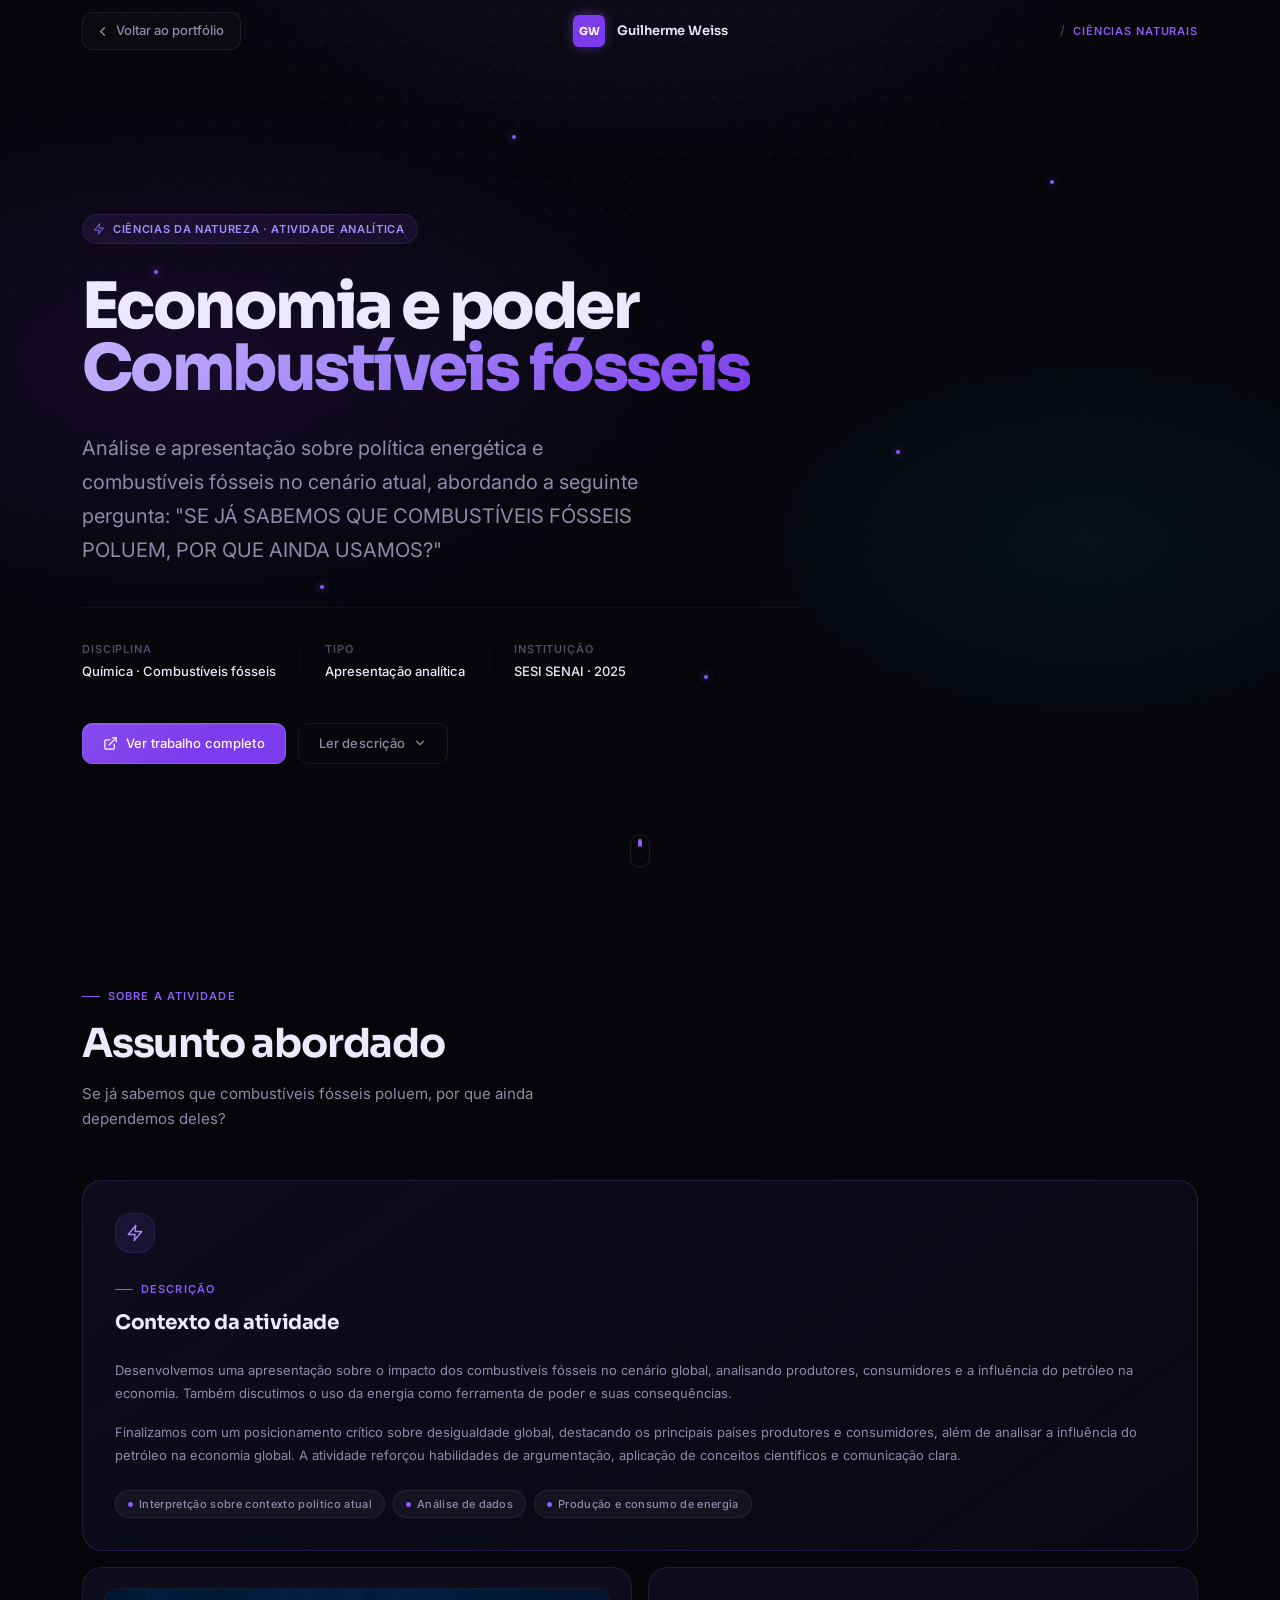
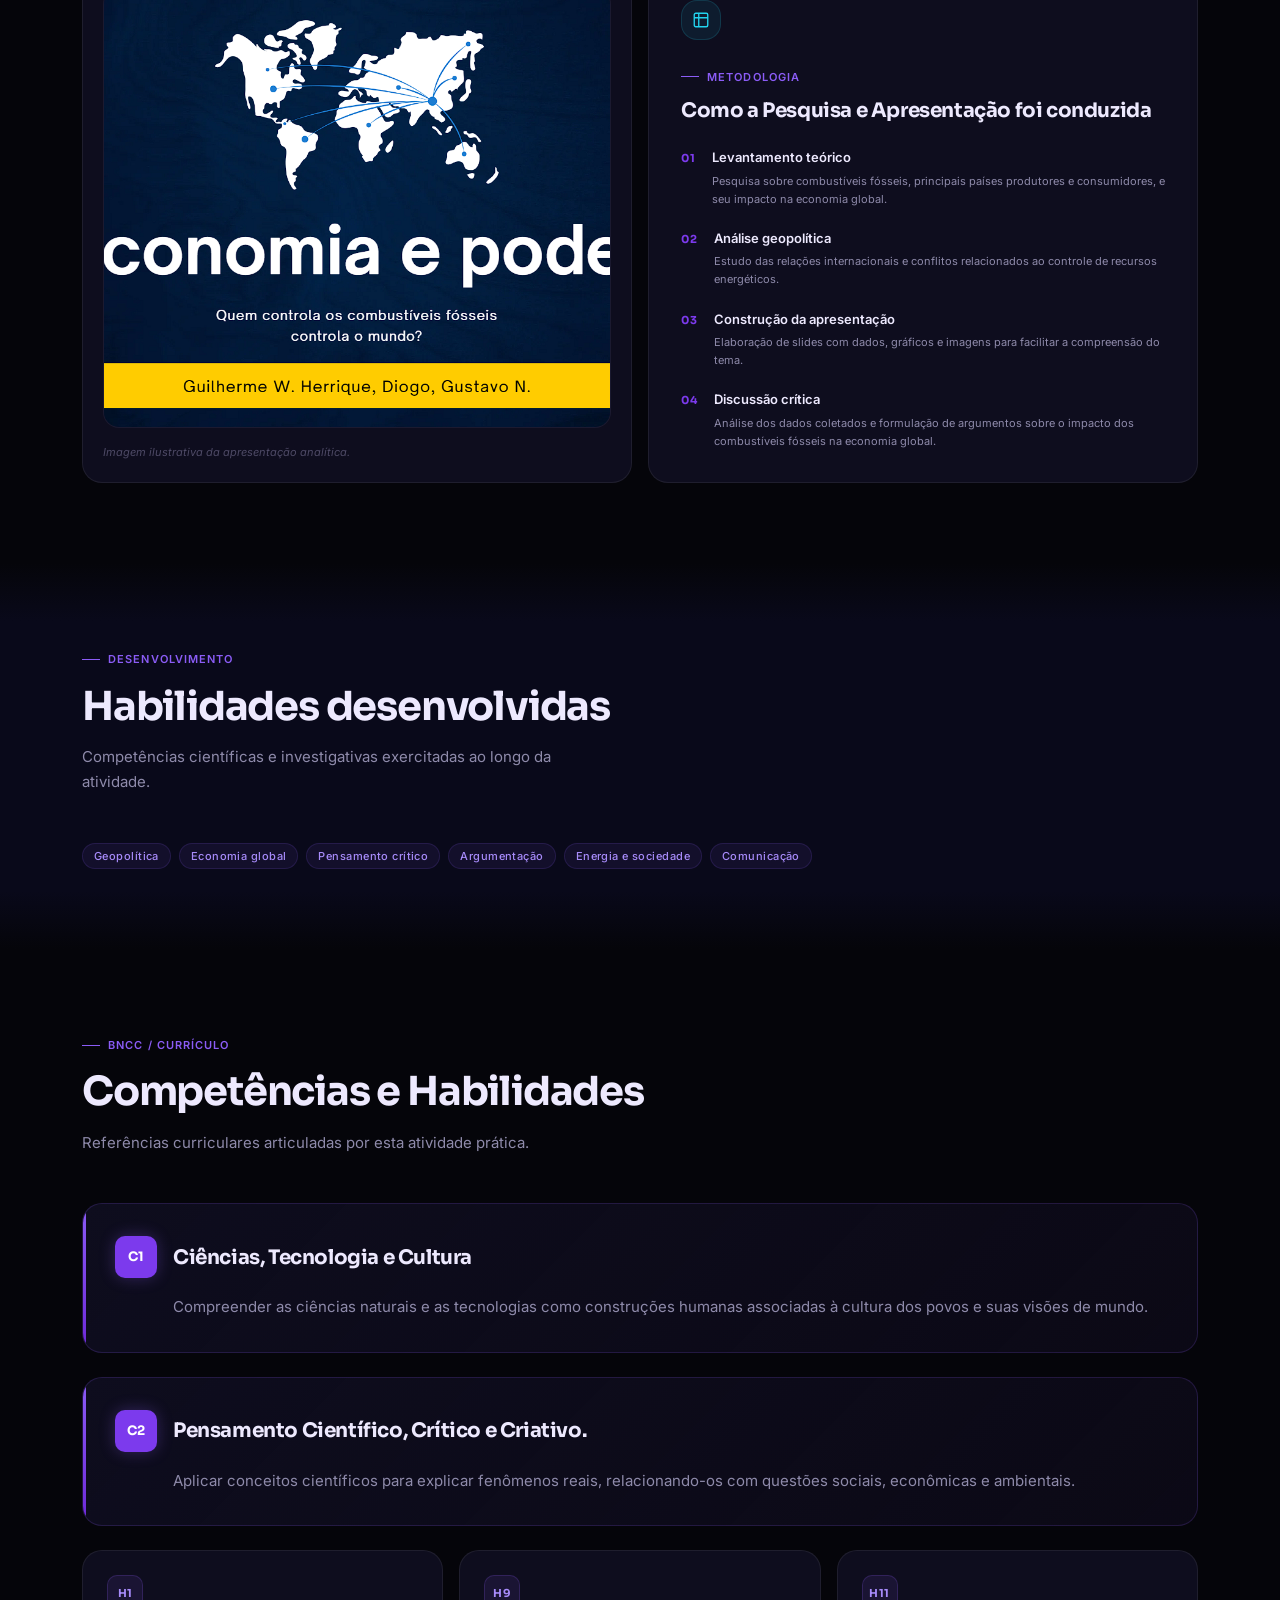
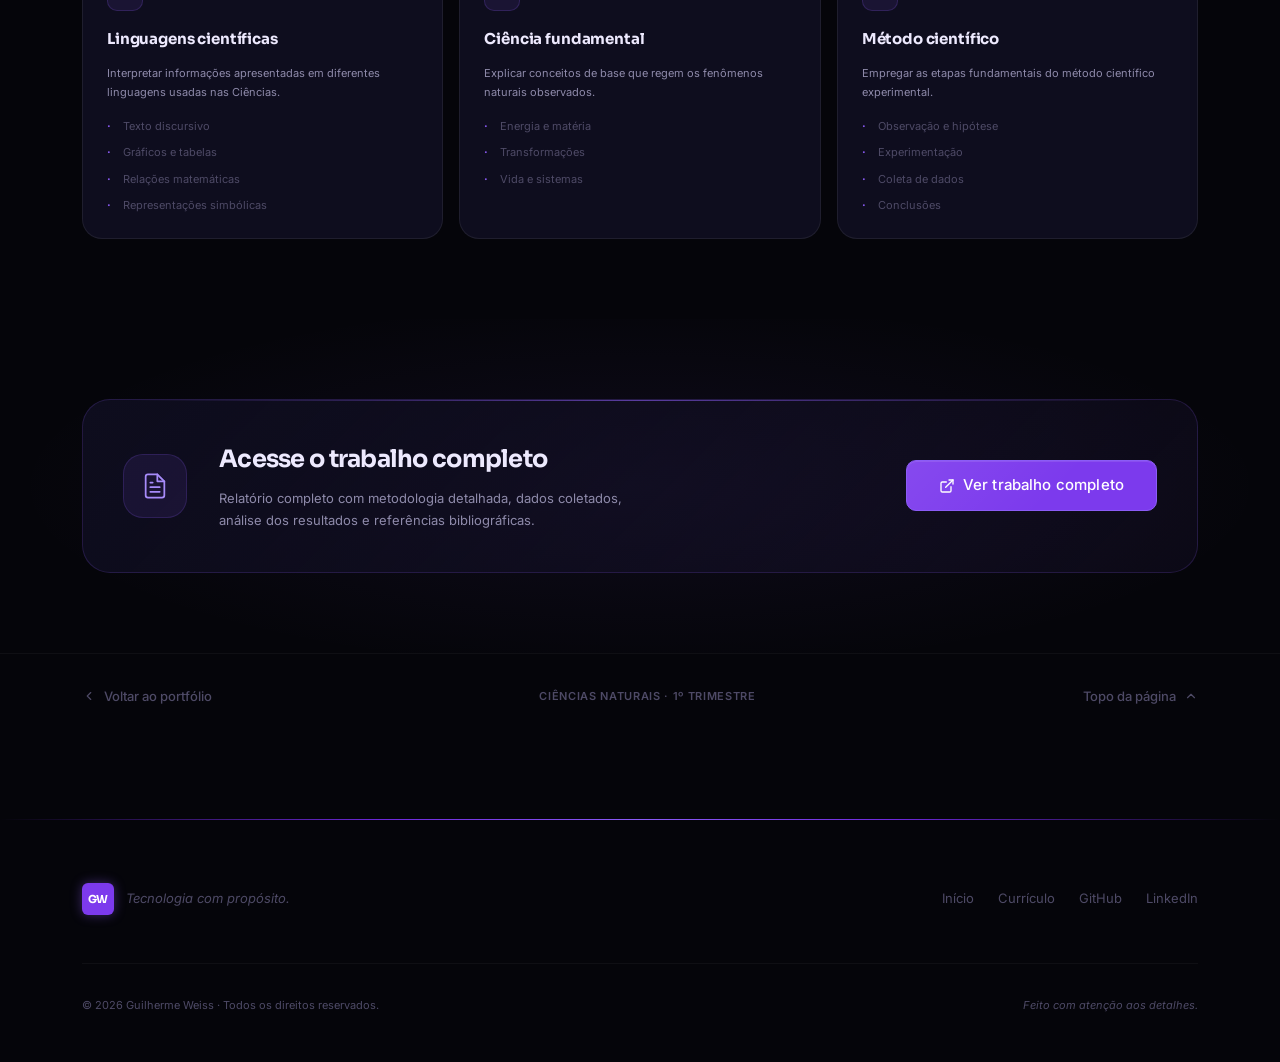
<file: Atividades/Natureza/1 - trimestre/Prof. Romu/economia.html>
<!DOCTYPE html>
<html lang="pt-BR">
<head>
  <meta charset="UTF-8" />
  <meta name="viewport" content="width=device-width, initial-scale=1.0" />
  <meta name="description" content="Economia e poder — Análise sobre economia e poder. Guilherme Weiss." />
  <meta name="theme-color" content="#05050a" />
  <meta property="og:title" content="Economia e poder · Guilherme Weiss" />
  <meta property="og:description" content="Análise sobre economia e poder." />
  <title>Economia e poder · Guilherme Weiss</title>
  <link rel="preconnect" href="https://fonts.googleapis.com" />
  <link rel="preconnect" href="https://fonts.gstatic.com" crossorigin />
  <link href="https://fonts.googleapis.com/css2?family=Sora:wght@300;400;500;600;700;800&family=Inter:ital,wght@0,300;0,400;0,500;0,600;1,400&display=swap" rel="stylesheet" />
  <link rel="stylesheet" href="economia.css" />
</head>
<body>

  <!-- Custom cursor -->
  <div class="cursor" id="cursor" aria-hidden="true">
    <div class="cursor__ring"></div>
    <div class="cursor__dot"></div>
  </div>

  <!-- Scroll progress -->
  <div class="scroll-progress" id="scrollProgress" aria-hidden="true"></div>

  <!-- ══════════════════════════════════════════
       NAVBAR
  ══════════════════════════════════════════ -->
  <header class="navbar" id="navbar" role="banner">
    <nav class="navbar__inner container" aria-label="Navegação da atividade">

      <a href="../../../../index.html#natural-sciences" class="act-back" aria-label="Voltar ao portfólio">
        <svg width="15" height="15" viewBox="0 0 24 24" fill="none"
             stroke="currentColor" stroke-width="2.2"
             stroke-linecap="round" stroke-linejoin="round" aria-hidden="true">
          <polyline points="15 18 9 12 15 6"/>
        </svg>
        Voltar ao portfólio
      </a>

      <a href="../../../../index.html#natural-sciences" class="navbar__logo" aria-label="Guilherme Weiss — início">
        <span class="navbar__logo-mark" aria-hidden="true">GW</span>
        <span class="navbar__logo-text">Guilherme Weiss</span>
      </a>

      <div class="act-breadcrumb" aria-label="Local atual">
        <span class="act-breadcrumb__sep" aria-hidden="true">/</span>
        <span class="act-breadcrumb__label">Ciências Naturais</span>
      </div>

    </nav>
  </header>

  <main>

    <!-- ══════════════════════════════════════════
         HERO
    ══════════════════════════════════════════ -->
    <section class="act-hero" id="top" aria-labelledby="act-title">
      <div class="act-hero__bg-grid"    aria-hidden="true"></div>
      <div class="act-hero__bg-aurora"  aria-hidden="true"></div>
      <div class="act-hero__bg-charge"  aria-hidden="true">
        <!-- partícula animada: elétrons decorativos -->
        <div class="charge-particle" style="--d:0s;   --x:12%;  --y:30%"></div>
        <div class="charge-particle" style="--d:.8s;  --x:82%;  --y:20%"></div>
        <div class="charge-particle" style="--d:1.4s; --x:55%;  --y:75%"></div>
        <div class="charge-particle" style="--d:2.1s; --x:25%;  --y:65%"></div>
        <div class="charge-particle" style="--d:0.3s; --x:70%;  --y:50%"></div>
        <div class="charge-particle" style="--d:1.7s; --x:40%;  --y:15%"></div>
      </div>

      <div class="container">
        <div class="act-hero__inner">

          <!-- Badge -->
          <div class="act-hero__badge reveal">
            <svg width="12" height="12" viewBox="0 0 24 24" fill="none"
                 stroke="currentColor" stroke-width="2"
                 stroke-linecap="round" stroke-linejoin="round" aria-hidden="true">
              <path d="M13 2L3 14h9l-1 8 10-12h-9l1-8z"/>
            </svg>
            Ciências da Natureza · Atividade analítica
          </div>

          <!-- Título -->
          <h1 class="act-hero__title reveal reveal--delay-1" id="act-title">
            Economia e poder
            <span class="act-hero__title-accent">Combustíveis fósseis</span>
          </h1>

          <!-- Subtítulo -->
          <p class="act-hero__sub reveal reveal--delay-2">
            Análise e apresentação sobre política energética e
            combustíveis fósseis no cenário atual, abordando a seguinte pergunta: "SE JÁ SABEMOS QUE COMBUSTÍVEIS FÓSSEIS POLUEM, POR QUE AINDA USAMOS?"
          </p>

          <!-- Meta row: disciplina / tipo / ano -->
          <div class="act-hero__meta reveal reveal--delay-3" role="list">
            <div class="act-hero__meta-item" role="listitem">
              <span class="act-hero__meta-key">Disciplina</span>
              <span class="act-hero__meta-val">Química · Combustíveis fósseis</span>
            </div>
            <div class="act-hero__meta-divider" aria-hidden="true"></div>
            <div class="act-hero__meta-item" role="listitem">
              <span class="act-hero__meta-key">Tipo</span>
              <span class="act-hero__meta-val">Apresentação analítica</span>
            </div>
            <div class="act-hero__meta-divider" aria-hidden="true"></div>
            <div class="act-hero__meta-item" role="listitem">
              <span class="act-hero__meta-key">Instituição</span>
              <span class="act-hero__meta-val">SESI SENAI · 2025</span>
            </div>
          </div>

          <!-- CTA principal -->
          <div class="act-hero__actions reveal reveal--delay-3">
            <a href="https://www.canva.com/design/DAHFbBTGSEI/UkV6evgB3rU1vkKluw4hvw/edit"
               class="btn btn--primary js-magnetic"
               target="_blank" rel="noopener noreferrer"
               aria-label="Ver trabalho completo no Google Docs">
              <svg width="15" height="15" viewBox="0 0 24 24" fill="none"
                   stroke="currentColor" stroke-width="2"
                   stroke-linecap="round" stroke-linejoin="round" aria-hidden="true">
                <path d="M18 13v6a2 2 0 0 1-2 2H5a2 2 0 0 1-2-2V8a2 2 0 0 1 2-2h6"/>
                <polyline points="15 3 21 3 21 9"/>
                <line x1="10" y1="14" x2="21" y2="3"/>
              </svg>
              Ver trabalho completo
            </a>
            <a href="#descricao" class="btn btn--ghost">
              Ler descrição
              <svg width="14" height="14" viewBox="0 0 24 24" fill="none"
                   stroke="currentColor" stroke-width="2"
                   stroke-linecap="round" stroke-linejoin="round" aria-hidden="true">
                <polyline points="6 9 12 15 18 9"/>
              </svg>
            </a>
          </div>

        </div>
      </div>

      <!-- Scroll cue -->
      <div class="hero__scroll-cue" aria-hidden="true">
        <div class="hero__scroll-track"><div class="hero__scroll-thumb"></div></div>
      </div>
    </section>

    <!-- ══════════════════════════════════════════
         DESCRIÇÃO + IMAGEM (bento)
    ══════════════════════════════════════════ -->
    <section class="act-section" id="descricao" aria-labelledby="descricao-heading">
      <div class="container">

        <div class="act-section__header reveal">
          <div class="section-label">Sobre a atividade</div>
          <h2 class="section-heading" id="descricao-heading">Assunto abordado</h2>
          <p class="section-subheading">
            Se já sabemos que combustíveis fósseis poluem, por que ainda dependemos deles?
          </p>
        </div>

        <!-- Bento grid principal -->
        <div class="act-bento" role="region" aria-label="Conteúdo principal da atividade">

          <!-- Card grande: descrição completa -->
          <article class="act-card act-card--desc reveal" aria-labelledby="card-desc-title">
            <div class="act-card__top-bar" aria-hidden="true"></div>
            <div class="act-card__icon-wrap" aria-hidden="true">
              <svg width="18" height="18" viewBox="0 0 24 24" fill="none"
                  stroke="currentColor" stroke-width="1.8"
                  stroke-linecap="round" stroke-linejoin="round">
                <path d="M13 2L3 14h9l-1 8 10-12h-9l1-8z"/>
              </svg>
            </div>
            <div class="section-label act-card__overline">Descrição</div>
            <h3 class="act-card__title" id="card-desc-title">Contexto da atividade</h3>
            <div class="act-card__body">
              <p>
                Desenvolvemos uma apresentação sobre o impacto dos combustíveis fósseis no cenário global, analisando produtores,
                consumidores e a influência do petróleo na economia. Também discutimos o uso da energia como ferramenta de poder e suas consequências.
              </p>
              <p>
                Finalizamos com um posicionamento crítico sobre desigualdade global, destacando os principais países produtores e consumidores,
                além de analisar a influência do petróleo na economia global. A atividade reforçou habilidades de argumentação,
                aplicação de conceitos científicos e comunicação clara.
              </p>
            </div>
            <div class="act-card__concepts" aria-label="Conceitos validados">
              <span class="act-concept-pill">
                <span class="act-concept-pill__dot" aria-hidden="true"></span>
                Interpretção sobre contexto político atual
              </span>
              <span class="act-concept-pill">
                <span class="act-concept-pill__dot" aria-hidden="true"></span>
                Análise de dados
              </span>
              <span class="act-concept-pill">
                <span class="act-concept-pill__dot" aria-hidden="true"></span>
                Produção e consumo de energia
              </span>
            </div>
          </article>

          <!-- Card imagem ilustrativa -->
          <figure class="act-card act-card--image reveal reveal--delay-1" aria-label="Imagem ilustrativa do experimento">
            <div class="act-card__top-bar" aria-hidden="true"></div>
            <div class="act-img-wrap">
              <!-- Substitua o src abaixo pela imagem real da atividade -->
              <img
                src="Captura de tela 2026-04-20 225840.png"
                alt="Experimento de eletrização por atrito: conduto polimérico próximo a objeto metálico demonstrando indução eletrostática"
                class="act-img"
                loading="lazy"
                onerror="this.parentElement.classList.add('act-img-wrap--placeholder')"
              />
              <!-- Placeholder científico quando não há imagem -->
              <div class="act-img-placeholder" aria-hidden="true">
                <div class="act-img-placeholder__diagram">
                  <!-- Diagrama SVG: campo elétrico simplificado -->
                  <svg viewBox="0 0 300 200" fill="none" xmlns="http://www.w3.org/2000/svg"
                       aria-label="Diagrama de indução eletrostática" role="img">
                    <!-- Corpo polimérico (esquerda) -->
                    <rect x="20" y="75" width="70" height="50" rx="8"
                          fill="rgba(139,92,246,0.12)" stroke="rgba(139,92,246,0.5)" stroke-width="1.5"/>
                    <text x="55" y="96" font-family="Sora,sans-serif" font-size="8"
                          fill="#a78bfa" text-anchor="middle">Petróleo</text>
                    <text x="55" y="110" font-family="Sora,sans-serif" font-size="10"
                          fill="#c4b5fd" text-anchor="middle" font-weight="700">−  −  −</text>
                    <text x="55" y="122" font-family="Sora,sans-serif" font-size="8"
                          fill="#8e8aaa" text-anchor="middle">Poluição</text>

                    <!-- Linhas de campo -->
                    <line x1="93" y1="88"  x2="125" y2="88"  stroke="rgba(139,92,246,0.4)" stroke-width="1" stroke-dasharray="4 3"/>
                    <line x1="93" y1="100" x2="125" y2="100" stroke="rgba(139,92,246,0.4)" stroke-width="1" stroke-dasharray="4 3"/>
                    <line x1="93" y1="112" x2="125" y2="112" stroke="rgba(139,92,246,0.4)" stroke-width="1" stroke-dasharray="4 3"/>
                    <!-- Setas de campo -->
                    <polygon points="124,85 118,88 124,91" fill="rgba(139,92,246,0.5)"/>
                    <polygon points="124,97 118,100 124,103" fill="rgba(139,92,246,0.5)"/>
                    <polygon points="124,109 118,112 124,115" fill="rgba(139,92,246,0.5)"/>

                    <!-- Corpo metálico (direita) -->
                    <rect x="128" y="68" width="90" height="64" rx="8"
                          fill="rgba(34,211,238,0.06)" stroke="rgba(34,211,238,0.3)" stroke-width="1.5"/>
                    <text x="173" y="88" font-family="Sora,sans-serif" font-size="8"
                          fill="#22d3ee" text-anchor="middle">Países</text>
                    <!-- Redistribuição de cargas: + à esquerda, - à direita -->
                    <text x="148" y="106" font-family="Sora,sans-serif" font-size="11"
                          fill="#4ade80" text-anchor="middle" font-weight="700">+  +</text>
                    <text x="198" y="106" font-family="Sora,sans-serif" font-size="11"
                          fill="#a78bfa" text-anchor="middle" font-weight="700">−  −</text>
                    <text x="173" y="122" font-family="Sora,sans-serif" font-size="7.5"
                          fill="#4e4a66" text-anchor="middle">política</text>

                    <!-- Seta de atração -->
                    <path d="M90 155 Q155 140 210 155" stroke="rgba(139,92,246,0.3)"
                          stroke-width="1" fill="none" stroke-dasharray="3 3"/>
                    <text x="155" y="175" font-family="Sora,sans-serif" font-size="8"
                          fill="#4e4a66" text-anchor="middle">↔ força de atração</text>

                    <!-- Eletrões voando -->
                    <circle cx="108" cy="60" r="3" fill="rgba(139,92,246,0.6)"/>
                    <text x="108" y="55" font-family="Sora,sans-serif" font-size="7"
                          fill="#8b5cf6" text-anchor="middle">e⁻</text>
                    <circle cx="240" cy="55" r="3" fill="rgba(139,92,246,0.6)"/>
                    <text x="240" y="50" font-family="Sora,sans-serif" font-size="7"
                          fill="#8b5cf6" text-anchor="middle">e⁻</text>
                  </svg>
                </div>
              </div>
            </div>
            <figcaption class="act-card__caption">
              Imagem ilustrativa da apresentação analítica.
            </figcaption>
          </figure>

          <!-- Card: processo metodológico -->
          <article class="act-card act-card--method reveal reveal--delay-1" aria-labelledby="card-method-title">
            <div class="act-card__top-bar" aria-hidden="true"></div>
            <div class="act-card__icon-wrap act-card__icon-wrap--teal" aria-hidden="true">
              <svg width="18" height="18" viewBox="0 0 24 24" fill="none"
                   stroke="currentColor" stroke-width="1.8"
                   stroke-linecap="round" stroke-linejoin="round">
                <path d="M9 3H5a2 2 0 0 0-2 2v4m6-6h10a2 2 0 0 1 2 2v4M9 3v18m0 0h10a2 2 0 0 0 2-2V9M9 21H5a2 2 0 0 1-2-2V9m0 0h18"/>
              </svg>
            </div>
            <div class="section-label act-card__overline">Metodologia</div>
            <h3 class="act-card__title" id="card-method-title">Como a Pesquisa e Apresentação foi conduzida</h3>
            <ol class="act-method-list" aria-label="Passos do experimento">
              <li class="act-method-item">
                <span class="act-method-item__num" aria-hidden="true">01</span>
                <div>
                  <strong>Levantamento teórico</strong>
                  <p>Pesquisa sobre combustíveis fósseis, principais países produtores e consumidores, e seu impacto na economia global.</p>
                </div>
              </li>
              <li class="act-method-item">
                <span class="act-method-item__num" aria-hidden="true">02</span>
                <div>
                  <strong>Análise geopolítica</strong>
                  <p>Estudo das relações internacionais e conflitos relacionados ao controle de recursos energéticos.</p>
                </div>
              </li>
              <li class="act-method-item">
                <span class="act-method-item__num" aria-hidden="true">03</span>
                <div>
                  <strong>Construção da apresentação</strong>
                  <p>Elaboração de slides com dados, gráficos e imagens para facilitar a compreensão do tema.</p>
                </div>
              </li>
              <li class="act-method-item">
                <span class="act-method-item__num" aria-hidden="true">04</span>
                <div>
                  <strong>Discussão crítica</strong>
                  <p>Análise dos dados coletados e formulação de argumentos sobre o impacto dos combustíveis fósseis na economia global.</p>
                </div>
              </li>
            </ol>
          </article>

        </div><!-- /act-bento -->
      </div>
    </section>

    <!-- ══════════════════════════════════════════
         HABILIDADES DESENVOLVIDAS
    ══════════════════════════════════════════ -->
    <section class="act-section act-section--alt" id="habilidades" aria-labelledby="hab-heading">
      <div class="container">
        <div class="act-section__header reveal">
          <div class="section-label">Desenvolvimento</div>
          <h2 class="section-heading" id="hab-heading">Habilidades desenvolvidas</h2>
          <p class="section-subheading">
            Competências científicas e investigativas exercitadas ao longo da atividade.
          </p>
        </div>

        <div class="act-tags-wrap reveal reveal--delay-1" aria-label="Habilidades em formato de tags">
          <span class="tag">Geopolítica</span>
<span class="tag">Economia global</span>
<span class="tag">Pensamento crítico</span>
<span class="tag">Argumentação</span>
<span class="tag">Energia e sociedade</span>
<span class="tag">Comunicação</span>
        </div>
      </div>
    </section>

    <!-- ══════════════════════════════════════════
         COMPETÊNCIAS E HABILIDADES BNCC
    ══════════════════════════════════════════ -->
    <section class="act-section" id="competencias" aria-labelledby="comp-heading">
      <div class="container">
        <div class="act-section__header reveal">
          <div class="section-label">BNCC / Currículo</div>
          <h2 class="section-heading" id="comp-heading">Competências e Habilidades</h2>
          <p class="section-subheading">
            Referências curriculares articuladas por esta atividade prática.
          </p>
        </div>

        <div class="act-competencias">

          <!-- Competência C1 -->
          <div class="act-comp-card reveal" aria-labelledby="comp-c1-title">
            <div class="act-comp-card__header">
              <div class="act-comp-card__badge">C1</div>
              <h3 class="act-comp-card__title" id="comp-c1-title">
                Ciências, Tecnologia e Cultura
              </h3>
            </div>
            <p class="act-comp-card__desc">
              Compreender as ciências naturais e as tecnologias como construções humanas
              associadas à cultura dos povos e suas visões de mundo.
            </p>
          </div>

                    <!-- Competência C2 -->
          <div class="act-comp-card reveal" aria-labelledby="comp-c1-title">
            <div class="act-comp-card__header">
              <div class="act-comp-card__badge">C2</div>
              <h3 class="act-comp-card__title" id="comp-c1-title">
                Pensamento Científico, Crítico e Criativo.
              </h3>
            </div>
            <p class="act-comp-card__desc">
              Aplicar conceitos científicos para explicar fenômenos reais, 
              relacionando-os com questões sociais, econômicas e ambientais.
            </p>
          </div>

          <!-- Habilidades -->
          <div class="act-hab-grid">

            <article class="act-hab-card reveal reveal--delay-1" aria-labelledby="hab-h1">
              <div class="act-hab-card__code" aria-label="Habilidade H1">H1</div>
              <h4 class="act-hab-card__title" id="hab-h1">Linguagens científicas</h4>
              <p class="act-hab-card__desc">
                Interpretar informações apresentadas em diferentes linguagens usadas nas Ciências.
              </p>
              <ul class="act-hab-card__list" aria-label="Tipos de linguagens">
                <li>Texto discursivo</li>
                <li>Gráficos e tabelas</li>
                <li>Relações matemáticas</li>
                <li>Representações simbólicas</li>
              </ul>
            </article>

            <article class="act-hab-card reveal reveal--delay-2" aria-labelledby="hab-h9">
              <div class="act-hab-card__code" aria-label="Habilidade H9">H9</div>
              <h4 class="act-hab-card__title" id="hab-h9">Ciência fundamental</h4>
              <p class="act-hab-card__desc">
                Explicar conceitos de base que regem os fenômenos naturais observados.
              </p>
              <ul class="act-hab-card__list" aria-label="Conceitos">
                <li>Energia e matéria</li>
                <li>Transformações</li>
                <li>Vida e sistemas</li>
              </ul>
            </article>

            <article class="act-hab-card reveal reveal--delay-2" aria-labelledby="hab-h11">
              <div class="act-hab-card__code" aria-label="Habilidade H11">H11</div>
              <h4 class="act-hab-card__title" id="hab-h11">Método científico</h4>
              <p class="act-hab-card__desc">
                Empregar as etapas fundamentais do método científico experimental.
              </p>
              <ul class="act-hab-card__list" aria-label="Etapas">
                <li>Observação e hipótese</li>
                <li>Experimentação</li>
                <li>Coleta de dados</li>
                <li>Conclusões</li>
              </ul>
            </article>
          </div><!-- /act-hab-grid -->
        </div><!-- /act-competencias -->
      </div>
    </section>

    <!-- ══════════════════════════════════════════
         CTA FINAL + TRABALHO COMPLETO
    ══════════════════════════════════════════ -->
    <section class="act-cta-section" id="trabalho" aria-labelledby="cta-heading">
      <div class="act-cta-section__glow" aria-hidden="true"></div>
      <div class="container">
        <div class="act-cta reveal">
          <div class="act-cta__icon" aria-hidden="true">
            <svg width="28" height="28" viewBox="0 0 24 24" fill="none"
                 stroke="currentColor" stroke-width="1.5"
                 stroke-linecap="round" stroke-linejoin="round">
              <path d="M14 2H6a2 2 0 0 0-2 2v16a2 2 0 0 0 2 2h12a2 2 0 0 0 2-2V8z"/>
              <polyline points="14 2 14 8 20 8"/>
              <line x1="16" y1="13" x2="8" y2="13"/>
              <line x1="16" y1="17" x2="8" y2="17"/>
              <polyline points="10 9 9 9 8 9"/>
            </svg>
          </div>
          <div class="act-cta__content">
            <h2 class="act-cta__title" id="cta-heading">Acesse o trabalho completo</h2>
            <p class="act-cta__desc">
              Relatório completo com metodologia detalhada, dados coletados,
              análise dos resultados e referências bibliográficas.
            </p>
          </div>
          <a href="https://docs.google.com/document/d/1uT9pbUR3eCOGFe2vNEgvbO7hFn4eg3YuC9IBj-nZ3PQ/edit?usp=sharing"
             class="btn btn--primary btn--lg js-magnetic"
             target="_blank" rel="noopener noreferrer"
             aria-label="Abrir trabalho completo no Google Docs (nova aba)">
            <svg width="16" height="16" viewBox="0 0 24 24" fill="none"
                 stroke="currentColor" stroke-width="2"
                 stroke-linecap="round" stroke-linejoin="round" aria-hidden="true">
              <path d="M18 13v6a2 2 0 0 1-2 2H5a2 2 0 0 1-2-2V8a2 2 0 0 1 2-2h6"/>
              <polyline points="15 3 21 3 21 9"/>
              <line x1="10" y1="14" x2="21" y2="3"/>
            </svg>
            Ver trabalho completo
          </a>
        </div>
      </div>
    </section>

    <!-- Navegação entre atividades -->
    <section class="act-nav-between" aria-label="Navegar entre atividades">
      <div class="container">
        <div class="act-nav-between__inner">
          <a href="../../../../index.html#natural-sciences" class="act-nav-between__home reveal">
            <svg width="14" height="14" viewBox="0 0 24 24" fill="none"
                 stroke="currentColor" stroke-width="2"
                 stroke-linecap="round" stroke-linejoin="round" aria-hidden="true">
              <polyline points="15 18 9 12 15 6"/>
            </svg>
            Voltar ao portfólio
          </a>
          <span class="act-nav-between__label reveal reveal--delay-1">Ciências Naturais · 1º Trimestre</span>
          <a href="#top" class="act-nav-between__top reveal reveal--delay-2">
            Topo da página
            <svg width="14" height="14" viewBox="0 0 24 24" fill="none"
                 stroke="currentColor" stroke-width="2"
                 stroke-linecap="round" stroke-linejoin="round" aria-hidden="true">
              <polyline points="18 15 12 9 6 15"/>
            </svg>
          </a>
        </div>
      </div>
    </section>

  </main>

  <!-- ══════════════════════════════════════════
       FOOTER
  ══════════════════════════════════════════ -->
  <footer class="footer" role="contentinfo">
    <div class="footer__gradient" aria-hidden="true"></div>
    <div class="container">
      <div class="footer__inner">
        <div class="footer__brand">
          <span class="navbar__logo-mark" aria-hidden="true">GW</span>
          <p class="footer__tagline">Tecnologia com propósito.</p>
        </div>
        <nav class="footer__nav" aria-label="Links do rodapé">
          <a href="../../../../Inicio/inicio.html#hero" class="footer__link">Início</a>
          <a href="../../../../Inicio/inicio.html#resume" class="footer__link">Currículo</a>
          <a href="https://github.com/guilhermewrsilva-arch" class="footer__link" target="_blank" rel="noopener">GitHub</a>
          <a href="https://www.linkedin.com/in/guilherme-weiss-a996a1350" class="footer__link" target="_blank" rel="noopener">LinkedIn</a>
        </nav>
      </div>
      <div class="footer__bottom">
        <p class="footer__copy">&copy; 2026 Guilherme Weiss · Todos os direitos reservados.</p>
        <p class="footer__made">Feito com atenção aos detalhes.</p>
      </div>
    </div>
  </footer>

  <script src="economia.js"></script>
</body>
</html>
</file>
<file: inicio.css>
/* ═══════════════════════════════════════════════════════════════
   DESIGN SYSTEM — TOKENS
═══════════════════════════════════════════════════════════════ */
:root {
  /* ─── Background ─── */
  --bg-base:      #05050a;
  --bg-raised:    #09091a;
  --bg-overlay:   #0d0c1f;
  --bg-card:      #0e0d1e;
  --bg-card-2:    #121128;

  /* ─── Borders ─── */
  --border-subtle:  rgba(255,255,255,0.04);
  --border-default: rgba(255,255,255,0.07);
  --border-medium:  rgba(139,92,246,0.18);
  --border-strong:  rgba(139,92,246,0.4);

  /* ─── Violet Palette ─── */
  --violet-300: #c4b5fd;
  --violet-400: #a78bfa;
  --violet-500: #8b5cf6;
  --violet-600: #7c3aed;
  --violet-700: #6d28d9;
  --violet-dim:  rgba(139,92,246,0.1);
  --violet-glow: rgba(139,92,246,0.2);
  --violet-glow-strong: rgba(139,92,246,0.35);

  /* ─── Teal accent ─── */
  --teal-400: #22d3ee;
  --teal-dim:  rgba(34,211,238,0.08);

  /* ─── Text ─── */
  --text-primary:   #ede9fe;
  --text-secondary: #8e8aaa;
  --text-muted:     #4e4a66;
  --text-accent:    var(--violet-400);

  /* ─── Semantic ─── */
  --green-400: #4ade80;
  --green-dim:  rgba(74,222,128,0.1);

  /* ─── Spacing (8pt grid) ─── */
  --sp-1:  4px;   --sp-2:  8px;   --sp-3:  12px;  --sp-4:  16px;
  --sp-5:  20px;  --sp-6:  24px;  --sp-8:  32px;  --sp-10: 40px;
  --sp-12: 48px;  --sp-16: 64px;  --sp-20: 80px;  --sp-24: 96px;
  --sp-32: 128px;

  /* ─── Type Scale ─── */
  --text-xs:   0.6875rem;   /* 11px */
  --text-sm:   0.8125rem;   /* 13px */
  --text-base: 0.9375rem;   /* 15px */
  --text-lg:   1.0625rem;   /* 17px */
  --text-xl:   1.25rem;
  --text-2xl:  1.5rem;
  --text-3xl:  1.875rem;
  --text-4xl:  2.5rem;
  --text-5xl:  3.25rem;
  --text-6xl:  4rem;
  --text-7xl:  5rem;

  /* ─── Fonts ─── */
  --font-display: 'Sora', system-ui, -apple-system, sans-serif;
  --font-body:    'Inter', system-ui, -apple-system, sans-serif;

  /* ─── Radius ─── */
  --r-sm:   6px;   --r-md:   10px;  --r-lg:   16px;
  --r-xl:   20px;  --r-2xl:  28px;  --r-full: 9999px;

  /* ─── Shadows ─── */
  --shadow-xs:   0 1px 2px rgba(0,0,0,0.6);
  --shadow-sm:   0 2px 8px rgba(0,0,0,0.5);
  --shadow-md:   0 6px 24px rgba(0,0,0,0.5);
  --shadow-lg:   0 16px 48px rgba(0,0,0,0.6);
  --shadow-violet: 0 0 40px rgba(139,92,246,0.18), 0 0 80px rgba(139,92,246,0.07);
  --shadow-card:  0 0 0 1px var(--border-default), var(--shadow-sm);
  --shadow-card-hover: 0 0 0 1px var(--border-medium), var(--shadow-md), 0 0 24px rgba(139,92,246,0.1);

  /* ─── Transitions ─── */
  --ease-out:    cubic-bezier(0.16, 1, 0.3, 1);
  --ease-spring: cubic-bezier(0.34, 1.56, 0.64, 1);
  --t-fast:   120ms;
  --t-base:   220ms;
  --t-slow:   380ms;
  --t-spring: 480ms;

  /* ─── Layout ─── */
  --navbar-h: 62px;
  --max-w:    1180px;
}

/* ═══════════════════════════════════════════════════════════════
   RESET
═══════════════════════════════════════════════════════════════ */
*,*::before,*::after { box-sizing:border-box; margin:0; padding:0; }

html {
  scroll-behavior: smooth;
  scroll-padding-top: var(--navbar-h);
  -webkit-text-size-adjust: 100%;
  color-scheme: dark;
}

body {
  background-color: var(--bg-base);
  color: var(--text-primary);
  font-family: var(--font-body);
  font-size: var(--text-base);
  line-height: 1.65;
  -webkit-font-smoothing: antialiased;
  -moz-osx-font-smoothing: grayscale;
  overflow-x: hidden;
}

/* Film grain overlay */
body::before {
  content:'';
  position: fixed;
  inset: 0;
  background-image:
    url("data:image/svg+xml,%3Csvg viewBox='0 0 256 256' xmlns='http://www.w3.org/2000/svg'%3E%3Cfilter id='n'%3E%3CfeTurbulence type='fractalNoise' baseFrequency='0.8' numOctaves='4' stitchTiles='stitch'/%3E%3C/filter%3E%3Crect width='100%25' height='100%25' filter='url(%23n)' opacity='1'/%3E%3C/svg%3E");
  background-repeat: repeat;
  background-size: 180px 180px;
  opacity: 0.022;
  pointer-events: none;
  z-index: 9999;
}

img,svg { display: block; }
a { color: inherit; text-decoration: none; }
button { background: none; border: none; cursor: pointer; font-family: inherit; }
ul,ol { list-style: none; }

:focus-visible {
  outline: 2px solid var(--violet-400);
  outline-offset: 3px;
  border-radius: var(--r-sm);
}

::selection { background: rgba(139,92,246,0.35); color: var(--text-primary); }

::-webkit-scrollbar       { width: 5px; }
::-webkit-scrollbar-track { background: var(--bg-base); }
::-webkit-scrollbar-thumb { background: var(--violet-700); border-radius: var(--r-full); }

/* ═══════════════════════════════════════════════════════════════
   CUSTOM CURSOR (desktop only)
═══════════════════════════════════════════════════════════════ */
@media (hover: hover) {
  body { cursor: none; }

  .cursor {
    position: fixed;
    top: 0; left: 0;
    pointer-events: none;
    z-index: 10000;
    will-change: transform;
  }

  .cursor__ring {
    position: absolute;
    width: 32px; height: 32px;
    border-radius: var(--r-full);
    border: 1px solid rgba(139,92,246,0.6);
    transform: translate(-50%,-50%);
    transition: transform 0.08s var(--ease-out), opacity var(--t-base), width var(--t-base) var(--ease-out), height var(--t-base) var(--ease-out);
  }

  .cursor__dot {
    position: absolute;
    width: 5px; height: 5px;
    background: var(--violet-400);
    border-radius: var(--r-full);
    transform: translate(-50%,-50%);
    transition: transform 0.04s linear;
  }

  .cursor.is-hovering .cursor__ring {
    width: 48px; height: 48px;
    background: rgba(139,92,246,0.06);
    border-color: var(--violet-400);
  }

  .cursor.is-clicking .cursor__ring { transform: translate(-50%,-50%) scale(0.85); }

  a:hover,button:hover,
  [role="button"]:hover { cursor: none; }
}

/* ═══════════════════════════════════════════════════════════════
   SCROLL PROGRESS
═══════════════════════════════════════════════════════════════ */
.scroll-progress {
  position: fixed;
  top: 0; left: 0;
  height: 2px;
  width: 0%;
  background: linear-gradient(90deg, var(--violet-600), var(--violet-300));
  z-index: 10001;
  transition: width 0.1s linear;
}

/* ═══════════════════════════════════════════════════════════════
   LAYOUT
═══════════════════════════════════════════════════════════════ */
.container {
  width: 100%;
  max-width: var(--max-w);
  margin-inline: auto;
  padding-inline: var(--sp-8);
}

@media (max-width: 768px) { .container { padding-inline: var(--sp-5); } }

/* ═══════════════════════════════════════════════════════════════
   TYPE UTILITIES
═══════════════════════════════════════════════════════════════ */
.section-label {
  display: inline-flex;
  align-items: center;
  gap: var(--sp-2);
  font-size: var(--text-xs);
  font-weight: 600;
  letter-spacing: 0.1em;
  text-transform: uppercase;
  color: var(--violet-500);
  margin-bottom: var(--sp-4);
}

.section-label::before {
  content: '';
  display: block;
  width: 18px;
  height: 1px;
  background: var(--violet-500);
}

.section-heading {
  font-family: var(--font-display);
  font-size: clamp(var(--text-3xl), 4vw, var(--text-4xl));
  font-weight: 700;
  line-height: 1.08;
  letter-spacing: -0.03em;
  color: var(--text-primary);
  margin-bottom: var(--sp-4);
}

.section-subheading {
  font-size: var(--text-base);
  color: var(--text-secondary);
  line-height: 1.7;
  max-width: 520px;
  margin-bottom: var(--sp-12);
}

/* ═══════════════════════════════════════════════════════════════
   BUTTONS
═══════════════════════════════════════════════════════════════ */
.btn {
  display: inline-flex;
  align-items: center;
  gap: var(--sp-2);
  padding: 9px var(--sp-5);
  font-family: var(--font-body);
  font-size: var(--text-sm);
  font-weight: 500;
  letter-spacing: 0.01em;
  border-radius: var(--r-md);
  border: 1px solid transparent;
  transition:
    background var(--t-base) var(--ease-out),
    box-shadow  var(--t-base) var(--ease-out),
    transform   var(--t-base) var(--ease-out),
    border-color var(--t-base) var(--ease-out);
  white-space: nowrap;
  position: relative;
  overflow: hidden;
}

.btn--primary {
  background: var(--violet-600);
  color: #fff;
  border-color: var(--violet-500);
  box-shadow: 0 0 0 0 var(--violet-glow), inset 0 1px 0 rgba(255,255,255,0.1);
}

.btn--primary::before {
  content: '';
  position: absolute;
  inset: 0;
  background: linear-gradient(135deg, rgba(255,255,255,0.08) 0%, transparent 60%);
}

.btn--primary:hover {
  background: var(--violet-500);
  box-shadow: 0 0 0 3px var(--violet-dim), 0 8px 24px rgba(139,92,246,0.35);
  transform: translateY(-1px);
}

.btn--ghost {
  background: transparent;
  color: var(--text-secondary);
  border-color: var(--border-default);
}

.btn--ghost:hover {
  background: var(--violet-dim);
  color: var(--violet-400);
  border-color: var(--border-medium);
  transform: translateY(-1px);
}

/* ═══════════════════════════════════════════════════════════════
   TAGS
═══════════════════════════════════════════════════════════════ */
.tag {
  display: inline-flex;
  align-items: center;
  padding: 2px 9px;
  font-size: var(--text-xs);
  font-weight: 500;
  letter-spacing: 0.04em;
  background: rgba(139,92,246,0.08);
  color: var(--violet-400);
  border: 1px solid rgba(139,92,246,0.15);
  border-radius: var(--r-full);
  white-space: nowrap;
  transition: all var(--t-fast);
}

.tag:hover {
  background: rgba(139,92,246,0.18);
  border-color: rgba(139,92,246,0.35);
}

/* ═══════════════════════════════════════════════════════════════
   SCROLL REVEAL
═══════════════════════════════════════════════════════════════ */
.reveal {
  opacity: 0;
  transform: translateY(20px);
  transition:
    opacity  var(--t-slow) var(--ease-out),
    transform var(--t-slow) var(--ease-out);
}

.reveal.is-visible { opacity: 1; transform: translateY(0); }

.reveal--delay-1 { transition-delay: 100ms; }
.reveal--delay-2 { transition-delay: 200ms; }
.reveal--delay-3 { transition-delay: 300ms; }

/* ═══════════════════════════════════════════════════════════════
   NAVBAR
═══════════════════════════════════════════════════════════════ */
.navbar {
  position: fixed;
  top: 0; left: 0; right: 0;
  z-index: 100;
  height: var(--navbar-h);
  transition: background var(--t-base), backdrop-filter var(--t-base), box-shadow var(--t-base);
}

.navbar.is-scrolled {
  background: rgba(5,5,10,0.8);
  backdrop-filter: blur(24px) saturate(160%);
  -webkit-backdrop-filter: blur(24px) saturate(160%);
  box-shadow: 0 0 0 1px var(--border-subtle), 0 1px 0 var(--border-subtle);
}

.navbar__inner {
  display: flex;
  align-items: center;
  justify-content: space-between;
  height: 100%;
}

.navbar__logo {
  display: flex;
  align-items: center;
  gap: var(--sp-3);
  flex-shrink: 0;
}

.navbar__logo-mark {
  display: flex;
  align-items: center;
  justify-content: center;
  width: 32px; height: 32px;
  background: var(--violet-600);
  color: #fff;
  font-family: var(--font-display);
  font-size: var(--text-xs);
  font-weight: 700;
  border-radius: var(--r-sm);
  letter-spacing: -0.02em;
  flex-shrink: 0;
  box-shadow: 0 0 12px rgba(139,92,246,0.4);
}

.navbar__logo-text {
  font-family: var(--font-display);
  font-size: var(--text-sm);
  font-weight: 600;
  color: var(--text-primary);
  letter-spacing: -0.01em;
}

.navbar__links {
  display: flex;
  align-items: center;
  gap: var(--sp-1);
}

.navbar__link {
  display: flex;
  align-items: center;
  gap: 4px;
  padding: 6px var(--sp-3);
  font-size: var(--text-sm);
  font-weight: 500;
  color: var(--text-muted);
  border-radius: var(--r-md);
  transition: all var(--t-fast);
  white-space: nowrap;
}

.navbar__link:hover,
.navbar__link.is-active {
  color: var(--text-primary);
  background: rgba(255,255,255,0.05);
}

.navbar__link.is-active { color: var(--violet-400); }

/* Dropdown */
.navbar__item--dropdown { position: relative; }

.navbar__dropdown-trigger {
  display: flex;
  align-items: center;
  gap: 4px;
  padding: 6px var(--sp-3);
  font-size: var(--text-sm);
  font-weight: 500;
  color: var(--text-muted);
  border-radius: var(--r-md);
  transition: all var(--t-fast);
  white-space: nowrap;
}

.navbar__dropdown-trigger:hover { color: var(--text-primary); background: rgba(255,255,255,0.05); }

.navbar__chevron { transition: transform var(--t-base) var(--ease-out); opacity: 0.6; }
.navbar__item--dropdown.is-open .navbar__chevron { transform: rotate(180deg); }

.navbar__dropdown {
  position: absolute;
  top: calc(100% + var(--sp-2));
  left: 0;
  min-width: 210px;
  background: var(--bg-raised);
  border: 1px solid var(--border-default);
  border-radius: var(--r-lg);
  padding: var(--sp-2);
  box-shadow: var(--shadow-lg), var(--shadow-violet);
  opacity: 0;
  transform: translateY(-6px) scale(0.98);
  transform-origin: top left;
  pointer-events: none;
  transition: opacity var(--t-base) var(--ease-out), transform var(--t-base) var(--ease-out);
  z-index: 200;
}

.navbar__item--dropdown.is-open .navbar__dropdown {
  opacity: 1;
  transform: translateY(0) scale(1);
  pointer-events: all;
}

.navbar__dropdown-item {
  display: flex;
  align-items: center;
  gap: var(--sp-3);
  padding: var(--sp-3) var(--sp-4);
  font-size: var(--text-sm);
  font-weight: 500;
  color: var(--text-secondary);
  border-radius: var(--r-md);
  transition: all var(--t-fast);
}

.navbar__dropdown-item:hover {
  background: var(--violet-dim);
  color: var(--violet-400);
}

.navbar__dropdown-icon {
  color: var(--violet-500);
  display: flex;
  flex-shrink: 0;
}

/* Mobile toggle */
.navbar__menu-btn {
  display: none;
  flex-direction: column;
  justify-content: center;
  gap: 5px;
  width: 36px; height: 36px;
  padding: 7px;
  border-radius: var(--r-md);
  transition: background var(--t-fast);
}

.navbar__menu-btn:hover     { background: rgba(255,255,255,0.06); }
.navbar__menu-bar {
  display: block;
  width: 100%;
  height: 1.5px;
  background: var(--text-secondary);
  border-radius: 2px;
  transition: all var(--t-base) var(--ease-out);
}

.navbar__menu-btn.is-open .navbar__menu-bar:nth-child(1) { transform: translateY(6.5px) rotate(45deg); }
.navbar__menu-btn.is-open .navbar__menu-bar:nth-child(2) { opacity: 0; transform: scaleX(0); }
.navbar__menu-btn.is-open .navbar__menu-bar:nth-child(3) { transform: translateY(-6.5px) rotate(-45deg); }

/* Mobile menu */
.navbar__mobile-menu {
  position: absolute;
  top: var(--navbar-h);
  left: 0; right: 0;
  background: rgba(5,5,10,0.97);
  backdrop-filter: blur(24px);
  border-bottom: 1px solid var(--border-default);
  padding: var(--sp-3) var(--sp-5) var(--sp-5);
  display: none;
  pointer-events: none;
  opacity: 0;
  transform: translateY(-8px);
  transition: opacity var(--t-base) var(--ease-out), transform var(--t-base) var(--ease-out);
}

.navbar__mobile-menu.is-open {
  display: block;
  pointer-events: all;
  opacity: 1;
  transform: translateY(0);
}

.navbar__mobile-link {
  display: block;
  padding: 11px var(--sp-2);
  font-size: var(--text-base);
  font-weight: 500;
  color: var(--text-secondary);
  border-bottom: 1px solid var(--border-subtle);
  transition: color var(--t-fast);
}

.navbar__mobile-link:hover            { color: var(--violet-400); }
.navbar__mobile-link:last-child       { border-bottom: none; }
.navbar__mobile-link--sub             { padding-left: var(--sp-6); font-size: var(--text-sm); color: var(--text-muted); }
.navbar__mobile-link--sub:hover       { color: var(--violet-400); }

.navbar__mobile-divider {
  padding: var(--sp-4) var(--sp-2) var(--sp-2);
  font-size: var(--text-xs);
  font-weight: 600;
  letter-spacing: 0.1em;
  text-transform: uppercase;
  color: var(--violet-500);
}

@media (max-width: 1024px) {
  .navbar__links    { display: none; }
  .navbar__menu-btn { display: flex; }
}

/* ═══════════════════════════════════════════════════════════════
   HERO
═══════════════════════════════════════════════════════════════ */
.hero {
  position: relative;
  min-height: 100svh;
  display: flex;
  flex-direction: column;
  justify-content: center;
  padding-top: var(--navbar-h);
  overflow: hidden;
}

/* Dot grid */
.hero__grid-bg {
  position: absolute;
  inset: 0;
  background-image: radial-gradient(circle, rgba(255,255,255,0.06) 1px, transparent 1px);
  background-size: 28px 28px;
  mask-image: radial-gradient(ellipse 90% 80% at 50% 0%, black 30%, transparent 80%);
  pointer-events: none;
}

/* Aurora gradient */
.hero__aurora {
  position: absolute;
  inset: 0;
  background:
    radial-gradient(ellipse 70% 50% at 15% 40%, rgba(109,40,217,0.12) 0%, transparent 60%),
    radial-gradient(ellipse 50% 40% at 85% 60%, rgba(34,211,238,0.05) 0%, transparent 60%),
    radial-gradient(ellipse 80% 60% at 50% -10%, rgba(139,92,246,0.08) 0%, transparent 50%);
  pointer-events: none;
}

.hero__inner {
  display: grid;
  grid-template-columns: 1fr 420px;
  align-items: center;
  gap: var(--sp-16);
  padding-block: var(--sp-24);
  position: relative;
  z-index: 1;
}

/* Eyebrow badge */
.hero__eyebrow {
  display: inline-flex;
  align-items: center;
  gap: var(--sp-2);
  padding: 5px 12px 5px 8px;
  background: var(--green-dim);
  border: 1px solid rgba(74,222,128,0.15);
  border-radius: var(--r-full);
  font-size: var(--text-xs);
  font-weight: 500;
  color: var(--green-400);
  letter-spacing: 0.02em;
  margin-bottom: var(--sp-8);
  width: fit-content;
}

.hero__eyebrow-dot {
  width: 6px; height: 6px;
  border-radius: var(--r-full);
  background: var(--green-400);
  box-shadow: 0 0 8px rgba(74,222,128,0.7);
  animation: pulse 2s ease-in-out infinite;
}

@keyframes pulse {
  0%,100% { opacity: 1; transform: scale(1); }
  50%     { opacity: 0.5; transform: scale(0.8); }
}

/* Name */
.hero__name {
  font-family: var(--font-display);
  font-size: clamp(var(--text-5xl), 8vw, var(--text-7xl));
  font-weight: 800;
  line-height: 0.96;
  letter-spacing: -0.04em;
  margin-bottom: var(--sp-5);
}

.hero__name-line       { color: var(--text-primary); }
.hero__name-accent {
  background: linear-gradient(140deg, var(--violet-300) 0%, var(--violet-400) 40%, var(--violet-600) 100%);
  -webkit-background-clip: text;
  -webkit-text-fill-color: transparent;
  background-clip: text;
}

/* Role */
.hero__role {
  font-size: var(--text-xl);
  font-weight: 500;
  color: var(--text-secondary);
  margin-bottom: var(--sp-6);
  letter-spacing: -0.01em;
}

.hero__role-sep {
  margin-inline: var(--sp-2);
  opacity: 0.3;
}

/* Bio */
.hero__bio {
  font-size: var(--text-base);
  color: var(--text-secondary);
  line-height: 1.75;
  max-width: 480px;
  margin-bottom: var(--sp-10);
}

/* Actions */
.hero__actions {
  display: flex;
  align-items: center;
  gap: var(--sp-3);
  flex-wrap: wrap;
  margin-bottom: var(--sp-10);
}

/* Stats row */
.hero__stats {
  display: flex;
  align-items: center;
  gap: var(--sp-6);
  padding-top: var(--sp-8);
  border-top: 1px solid var(--border-subtle);
}

.hero__stat { display: flex; flex-direction: column; gap: 2px; }

.hero__stat-num {
  font-family: var(--font-display);
  font-size: var(--text-2xl);
  font-weight: 700;
  color: var(--text-primary);
  letter-spacing: -0.03em;
  line-height: 1;
}

.hero__stat-label {
  font-size: var(--text-xs);
  color: var(--text-muted);
  font-weight: 500;
  letter-spacing: 0.02em;
  white-space: nowrap;
}

.hero__stat-divider {
  width: 1px;
  height: 32px;
  background: var(--border-subtle);
  flex-shrink: 0;
}

/* ─── Hero Visual (Right) ─── */
.hero__visual {
  position: relative;
  width: 420px;
  height: 480px;
  flex-shrink: 0;
}

.hero__visual-lines {
  position: absolute;
  inset: 0;
  width: 100%;
  height: 100%;
  pointer-events: none;
}

/* Central monogram */
.hero__visual-core {
  position: absolute;
  top: 50%; left: 50%;
  transform: translate(-50%, -50%);
  width: 90px; height: 90px;
  background: var(--bg-card-2);
  border: 1px solid var(--border-medium);
  border-radius: var(--r-full);
  display: flex;
  align-items: center;
  justify-content: center;
  box-shadow: 0 0 40px rgba(139,92,246,0.25), 0 0 80px rgba(139,92,246,0.1), inset 0 1px 0 rgba(255,255,255,0.07);
  z-index: 2;
}

.hero__visual-monogram {
  font-family: var(--font-display);
  font-size: var(--text-xl);
  font-weight: 700;
  letter-spacing: -0.03em;
  color: var(--violet-300);
}

.hero__visual-pulse {
  position: absolute;
  inset: -12px;
  border-radius: var(--r-full);
  border: 1px solid rgba(139,92,246,0.2);
  animation: corePulse 3s ease-in-out infinite;
}

@keyframes corePulse {
  0%,100% { opacity: 0.6; transform: scale(1); }
  50%     { opacity: 0.2; transform: scale(1.12); }
}

/* Orbit cards */
.hero__orbit-card {
  position: absolute;
  display: flex;
  align-items: center;
  gap: var(--sp-3);
  padding: var(--sp-3) var(--sp-4);
  background: var(--bg-card);
  border: 1px solid var(--border-medium);
  border-radius: var(--r-lg);
  box-shadow: var(--shadow-md), 0 0 20px rgba(139,92,246,0.1);
  transition: border-color var(--t-base), box-shadow var(--t-base);
  z-index: 3;
}

.hero__orbit-card:hover {
  border-color: var(--border-strong);
  box-shadow: var(--shadow-md), 0 0 30px rgba(139,92,246,0.2);
}

/* DB — top center */
.hero__orbit-card[data-orbit="0"] {
  top: 18px;
  left: 50%;
  transform: translateX(-50%);
  animation: float0 6s ease-in-out infinite;
}

/* Modeling — bottom-left */
.hero__orbit-card[data-orbit="1"] {
  bottom: 40px;
  left: -10px;
  animation: float1 7s ease-in-out 0.4s infinite;
}

/* IoT — bottom-right */
.hero__orbit-card[data-orbit="2"] {
  bottom: 40px;
  right: -10px;
  animation: float2 8s ease-in-out 0.9s infinite;
}

@keyframes float0 {
  0%,100% { transform: translateX(-50%) translateY(0); }
  50%     { transform: translateX(-50%) translateY(-10px); }
}
@keyframes float1 {
  0%,100% { transform: translateY(0); }
  50%     { transform: translateY(-8px); }
}
@keyframes float2 {
  0%,100% { transform: translateY(0); }
  50%     { transform: translateY(-12px); }
}

.hero__orbit-icon {
  width: 32px; height: 32px;
  background: var(--violet-dim);
  border: 1px solid rgba(139,92,246,0.2);
  border-radius: var(--r-md);
  display: flex;
  align-items: center;
  justify-content: center;
  color: var(--violet-400);
  flex-shrink: 0;
}

.hero__orbit-body { display: flex; flex-direction: column; gap: 1px; }

.hero__orbit-name {
  font-size: var(--text-sm);
  font-weight: 600;
  color: var(--text-primary);
  letter-spacing: -0.01em;
  white-space: nowrap;
}

.hero__orbit-sub {
  font-size: var(--text-xs);
  color: var(--text-muted);
  white-space: nowrap;
}

/* Scroll cue */
.hero__scroll-cue {
  position: absolute;
  bottom: var(--sp-8);
  left: 50%;
  transform: translateX(-50%);
}

.hero__scroll-track {
  width: 20px; height: 34px;
  border: 1.5px solid rgba(255,255,255,0.1);
  border-radius: var(--r-full);
  display: flex;
  justify-content: center;
  padding: 4px;
}

.hero__scroll-thumb {
  width: 4px; height: 8px;
  background: var(--violet-500);
  border-radius: var(--r-full);
  animation: scrollBounce 2s ease-in-out infinite;
}

@keyframes scrollBounce {
  0%,100% { transform: translateY(0); opacity: 1; }
  80%     { transform: translateY(12px); opacity: 0; }
}

@media (max-width: 960px) {
  .hero__inner {
    grid-template-columns: 1fr;
    text-align: center;
    gap: var(--sp-12);
  }
  .hero__eyebrow, .hero__actions, .hero__stats { margin-inline: auto; }
  .hero__bio     { margin-inline: auto; }
  .hero__stats   { justify-content: center; }
  .hero__visual  { margin-inline: auto; width: 340px; height: 380px; }
}

@media (max-width: 480px) {
  .hero__visual { width: 280px; height: 320px; }
  .hero__scroll-cue { display: none; }
}

/* ═══════════════════════════════════════════════════════════════
   SKILLS MARQUEE
═══════════════════════════════════════════════════════════════ */
.marquee {
  position: relative;
  overflow: hidden;
  padding-block: var(--sp-5);
  border-block: 1px solid var(--border-subtle);
  background: linear-gradient(180deg, transparent 0%, var(--bg-raised) 50%, transparent 100%);
  margin-block: var(--sp-20) 0;
}

.marquee__fade {
  position: absolute;
  top: 0; bottom: 0;
  width: 120px;
  z-index: 1;
  pointer-events: none;
}

.marquee__fade--l {
  left: 0;
  background: linear-gradient(90deg, var(--bg-base), transparent);
}

.marquee__fade--r {
  right: 0;
  background: linear-gradient(270deg, var(--bg-base), transparent);
}

.marquee__track {
  display: flex;
  gap: 0;
  animation: marqueeScroll 28s linear infinite;
  will-change: transform;
}

.marquee__group {
  display: flex;
  align-items: center;
  gap: var(--sp-4);
  flex-shrink: 0;
  padding-right: var(--sp-4);
}

.marquee__group span {
  font-size: var(--text-xs);
  font-weight: 500;
  letter-spacing: 0.06em;
  text-transform: uppercase;
  color: var(--text-muted);
  white-space: nowrap;
  transition: color var(--t-fast);
}

.marquee__group span:hover { color: var(--violet-400); }

.marquee__sep { color: var(--violet-700) !important; }

@keyframes marqueeScroll {
  from { transform: translateX(0); }
  to   { transform: translateX(-50%); }
}

@media (prefers-reduced-motion: reduce) {
  .marquee__track { animation: none; }
}

/* ═══════════════════════════════════════════════════════════════
   BENTO GRID — ASYMMETRIC
═══════════════════════════════════════════════════════════════ */
.bento {
  padding-block: var(--sp-32);
}

.bento__grid {
  display: grid;
  grid-template-areas:
    "resume  featured"
    "academic featured";
  grid-template-columns: 1fr 1.55fr;
  grid-template-rows:    1fr 1fr;
  gap: var(--sp-4);
  min-height: 440px;
  /* 3D tilt context */
  perspective: 1000px;
  perspective-origin: center center;
}

.bento__card {
  position: relative;
  display: flex;
  flex-direction: column;
  padding: var(--sp-8);
  border: 1px solid var(--border-default);
  border-radius: var(--r-2xl);
  overflow: hidden;
  will-change: transform;
  transform-style: preserve-3d;
  transition:
    border-color var(--t-base),
    box-shadow   var(--t-base);
  /* Spotlight hover via CSS custom property */
  background: radial-gradient(
    500px circle at var(--mouse-x, -9999px) var(--mouse-y, -9999px),
    rgba(139,92,246,0.05) 0%,
    transparent 40%
  ), var(--bg-card);
}

/* Tilt sheen — glare highlight that tracks cursor */
.bento__card::after {
  content: '';
  position: absolute;
  inset: 0;
  border-radius: inherit;
  background: radial-gradient(
    farthest-corner circle at var(--tilt-x, 50%) var(--tilt-y, 50%),
    rgba(255,255,255,0.10) 0%,
    rgba(255,255,255,0.03) 40%,
    transparent 70%
  );
  opacity: 0;
  transition: opacity var(--t-base);
  pointer-events: none;
  z-index: 2;
}

.bento__card.is-tilting::after { opacity: 1; }

.bento__card:hover {
  border-color: var(--border-medium);
  box-shadow: var(--shadow-card-hover);
  /* transform is owned by CardTilt JS; CSS only handles border/shadow */
}

.bento__spotlight {
  position: absolute;
  inset: 0;
  pointer-events: none;
  z-index: 0;
}

.bento__card-icon {
  width: 44px; height: 44px;
  display: flex;
  align-items: center;
  justify-content: center;
  background: var(--violet-dim);
  border: 1px solid var(--border-medium);
  border-radius: var(--r-md);
  color: var(--violet-400);
  margin-bottom: var(--sp-5);
  transition: all var(--t-base);
  position: relative;
  z-index: 1;
}

.bento__card:hover .bento__card-icon {
  background: rgba(139,92,246,0.15);
  box-shadow: 0 0 16px rgba(139,92,246,0.25);
}

.bento__card-title {
  font-family: var(--font-display);
  font-size: var(--text-xl);
  font-weight: 700;
  color: var(--text-primary);
  letter-spacing: -0.03em;
  margin-bottom: var(--sp-3);
  position: relative; z-index: 1;
}

.bento__card-desc {
  font-size: var(--text-sm);
  color: var(--text-secondary);
  line-height: 1.7;
  flex: 1;
  position: relative; z-index: 1;
}

.bento__card-link {
  display: inline-flex;
  align-items: center;
  gap: var(--sp-2);
  font-size: var(--text-xs);
  font-weight: 600;
  letter-spacing: 0.04em;
  color: var(--text-muted);
  margin-top: var(--sp-6);
  transition: color var(--t-fast), gap var(--t-base) var(--ease-spring);
  position: relative; z-index: 1;
}

.bento__card:hover .bento__card-link {
  color: var(--violet-400);
  gap: var(--sp-3);
}

.bento__card-badge {
  position: absolute;
  top: var(--sp-5); right: var(--sp-5);
  padding: 3px 10px;
  background: var(--violet-600);
  color: #fff;
  font-size: var(--text-xs);
  font-weight: 600;
  border-radius: var(--r-full);
  letter-spacing: 0.04em;
  box-shadow: 0 0 12px rgba(139,92,246,0.4);
}

/* Featured card */
.bento__card--featured {
  background: radial-gradient(
    500px circle at var(--mouse-x, -9999px) var(--mouse-y, -9999px),
    rgba(139,92,246,0.08) 0%,
    transparent 40%
  ), linear-gradient(145deg, #100f20 0%, #0d0c1c 40%, #130f25 100%);
  border-color: rgba(139,92,246,0.22);
  box-shadow: inset 0 1px 0 rgba(167,139,250,0.07);
}

.bento__card--featured:hover {
  border-color: rgba(139,92,246,0.45);
  box-shadow: 0 0 0 1px rgba(139,92,246,0.3),
              0 20px 60px rgba(139,92,246,0.18),
              inset 0 1px 0 rgba(167,139,250,0.1);
}

.bento__card-featured-bg {
  position: absolute;
  top: -60px; right: -60px;
  width: 280px; height: 280px;
  border-radius: var(--r-full);
  background: radial-gradient(circle, rgba(139,92,246,0.12) 0%, transparent 70%);
  pointer-events: none;
  filter: blur(20px);
}

/* Tech icons row in featured */
.bento__card-tech-row {
  display: flex;
  gap: var(--sp-3);
  flex-wrap: wrap;
  margin-block: var(--sp-5);
  position: relative; z-index: 1;
}

.bento__tech-item {
  display: flex;
  align-items: center;
  gap: var(--sp-2);
  padding: 4px 10px;
  background: rgba(255,255,255,0.04);
  border: 1px solid var(--border-subtle);
  border-radius: var(--r-full);
  font-size: var(--text-xs);
  font-weight: 500;
  color: var(--text-secondary);
}

@media (max-width: 768px) {
  .bento__grid {
    grid-template-areas:
      "featured"
      "resume"
      "academic";
    grid-template-columns: 1fr;
    grid-template-rows: auto;
    min-height: unset;
  }
}

/* ═══════════════════════════════════════════════════════════════
   SECTION BASE
═══════════════════════════════════════════════════════════════ */
.section { padding-block: var(--sp-32); }

/* ═══════════════════════════════════════════════════════════════
   RESUME
═══════════════════════════════════════════════════════════════ */

/* ── Section header row ── */
.resume__section-header {
  display: flex;
  align-items: flex-end;
  justify-content: space-between;
  gap: var(--sp-8);
  flex-wrap: wrap;
  margin-bottom: var(--sp-12);
}

.resume__section-header-text .section-subheading { margin-bottom: 0; }

/* ── Download button ── */
.btn--download {
  display: inline-flex;
  align-items: center;
  gap: var(--sp-3);
  padding: 11px 20px;
  background: var(--bg-card);
  border: 1px solid var(--border-medium);
  border-radius: var(--r-lg);
  font-family: var(--font-body);
  font-size: var(--text-sm);
  font-weight: 600;
  color: var(--text-primary);
  letter-spacing: -0.01em;
  text-decoration: none;
  white-space: nowrap;
  flex-shrink: 0;
  position: relative;
  overflow: hidden;
  box-shadow:
    inset 0 1px 0 rgba(255,255,255,0.06),
    0 0 0 0 rgba(139,92,246,0);
  transition:
    background    var(--t-base) var(--ease-out),
    border-color  var(--t-base) var(--ease-out),
    box-shadow    var(--t-base) var(--ease-out),
    transform     var(--t-base) var(--ease-out),
    color         var(--t-base);
}

/* Shimmering gradient sweep on hover */
.btn--download::before {
  content: '';
  position: absolute;
  inset: 0;
  background: linear-gradient(
    105deg,
    transparent 30%,
    rgba(139,92,246,0.12) 50%,
    transparent 70%
  );
  transform: translateX(-100%);
  transition: transform 0.55s var(--ease-out);
}

.btn--download:hover::before { transform: translateX(100%); }

.btn--download:hover {
  background: var(--bg-card-2);
  border-color: var(--border-strong);
  box-shadow:
    inset 0 1px 0 rgba(255,255,255,0.07),
    0 0 0 3px rgba(139,92,246,0.12),
    0 8px 24px rgba(139,92,246,0.18);
  color: var(--violet-300);
  transform: translateY(-2px);
}

/* Download arrow icon — bounces downward on hover */
.btn--download-icon {
  display: flex;
  align-items: center;
  justify-content: center;
  width: 28px; height: 28px;
  background: var(--violet-dim);
  border: 1px solid rgba(139,92,246,0.2);
  border-radius: var(--r-md);
  color: var(--violet-400);
  flex-shrink: 0;
  transition: background var(--t-base), border-color var(--t-base);
}

.btn--download:hover .btn--download-icon {
  background: rgba(139,92,246,0.2);
  border-color: rgba(139,92,246,0.4);
}

/* Animated arrow bounces down */
.btn--download-icon svg {
  animation: none;
  transition: transform var(--t-base) var(--ease-out);
}

.btn--download:hover .btn--download-icon svg {
  animation: downloadBounce 0.7s var(--ease-out) forwards;
}

@keyframes downloadBounce {
  0%   { transform: translateY(0); }
  30%  { transform: translateY(3px); }
  55%  { transform: translateY(-1px); }
  75%  { transform: translateY(2px); }
  100% { transform: translateY(1px); }
}

/* "PDF" badge chip */
.btn--download-ext {
  padding: 2px 7px;
  background: rgba(139,92,246,0.12);
  border: 1px solid rgba(139,92,246,0.2);
  border-radius: var(--r-sm);
  font-size: var(--text-xs);
  font-weight: 700;
  letter-spacing: 0.08em;
  color: var(--violet-400);
  line-height: 1.4;
  transition: background var(--t-base), border-color var(--t-base);
}

.btn--download:hover .btn--download-ext {
  background: rgba(139,92,246,0.22);
  border-color: rgba(139,92,246,0.4);
}

/* Mobile: collapse label, keep icon + badge */
@media (max-width: 480px) {
  .btn--download-label { display: none; }
  .btn--download { padding: 10px 14px; }
}

/* ── Grid ── */
.resume__grid {
  display: grid;
  grid-template-columns: 1fr 1fr;
  gap: var(--sp-6);
}

.resume__column { display: flex; flex-direction: column; gap: var(--sp-5); }

.resume__block {
  background: var(--bg-card);
  border: 1px solid var(--border-default);
  border-radius: var(--r-xl);
  padding: var(--sp-6) var(--sp-8);
  transition: border-color var(--t-base);
}

.resume__block:hover { border-color: var(--border-medium); }

/* ── Featured treatment for the experience block ── */
.resume__block--experience {
  border-color: rgba(139,92,246,0.2);
  background: linear-gradient(145deg, var(--bg-card) 0%, rgba(139,92,246,0.03) 100%);
  position: relative;
  overflow: hidden;
}

/* Violet left accent stripe */
.resume__block--experience::before {
  content: '';
  position: absolute;
  left: 0; top: 0; bottom: 0;
  width: 3px;
  background: linear-gradient(180deg, var(--violet-500) 0%, var(--violet-700) 100%);
  border-radius: 0 2px 2px 0;
}

.resume__block--experience:hover { border-color: var(--border-strong); }

/* ── Experience card inner layout ── */
.experience-card { display: flex; flex-direction: column; gap: var(--sp-5); }

.experience-card__header {
  display: flex;
  align-items: flex-start;
  justify-content: space-between;
  gap: var(--sp-4);
  flex-wrap: wrap;
}

.experience-card__company {
  font-family: var(--font-display);
  font-size: var(--text-base);
  font-weight: 700;
  color: var(--text-primary);
  letter-spacing: -0.02em;
  line-height: 1.3;
  margin-bottom: var(--sp-2);
}

.experience-card__sep {
  margin-inline: var(--sp-2);
  color: var(--text-muted);
  font-weight: 400;
}

.experience-card__period {
  display: inline-flex;
  align-items: center;
  gap: var(--sp-2);
  font-size: var(--text-xs);
  font-weight: 500;
  color: var(--violet-400);
}

/* "Em andamento" green badge */
.experience-card__badge {
  display: inline-flex;
  align-items: center;
  gap: var(--sp-2);
  padding: 4px 10px;
  background: var(--green-dim);
  border: 1px solid rgba(74,222,128,0.15);
  border-radius: var(--r-full);
  font-size: var(--text-xs);
  font-weight: 600;
  color: var(--green-400);
  white-space: nowrap;
  flex-shrink: 0;
}

.experience-card__badge-dot {
  width: 6px; height: 6px;
  border-radius: var(--r-full);
  background: var(--green-400);
  box-shadow: 0 0 6px rgba(74,222,128,0.6);
  animation: pulse 2s ease-in-out infinite;
  flex-shrink: 0;
}

/* Responsibilities list */
.experience-card__list {
  display: flex;
  flex-direction: column;
  gap: var(--sp-3);
  padding-top: var(--sp-4);
  border-top: 1px solid var(--border-subtle);
  list-style: none;
}

.experience-card__item {
  display: flex;
  align-items: flex-start;
  gap: var(--sp-3);
  font-size: var(--text-sm);
  color: var(--text-secondary);
  line-height: 1.65;
}

.experience-card__item-icon {
  color: var(--violet-600);
  flex-shrink: 0;
  margin-top: 3px;
}

.resume__block-title {
  display: flex;
  align-items: center;
  gap: var(--sp-3);
  font-family: var(--font-display);
  font-size: var(--text-sm);
  font-weight: 600;
  color: var(--text-secondary);
  letter-spacing: -0.01em;
  margin-bottom: var(--sp-6);
  padding-bottom: var(--sp-4);
  border-bottom: 1px solid var(--border-subtle);
  text-transform: uppercase;
  font-size: var(--text-xs);
  letter-spacing: 0.08em;
}

.resume__block-icon { color: var(--violet-500); display: flex; flex-shrink: 0; }

/* Timeline */
.timeline { display: flex; flex-direction: column; gap: var(--sp-5); }

.timeline__item {
  display: flex;
  gap: var(--sp-4);
  position: relative;
}

.timeline__dot {
  width: 10px; height: 10px;
  border-radius: var(--r-full);
  background: var(--violet-600);
  border: 2px solid var(--bg-card);
  box-shadow: 0 0 8px rgba(139,92,246,0.5);
  flex-shrink: 0;
  margin-top: 5px;
}

.timeline__period {
  font-size: var(--text-xs);
  color: var(--violet-400);
  font-weight: 500;
  margin-bottom: 3px;
  font-feature-settings: 'tnum';
}

.timeline__title {
  font-size: var(--text-base);
  font-weight: 600;
  color: var(--text-primary);
  margin-bottom: 2px;
  letter-spacing: -0.01em;
}

.timeline__place { font-size: var(--text-sm); color: var(--text-muted); }

/* Skill bars */
.skill-list { display: flex; flex-direction: column; gap: var(--sp-4); }

.skill-item {
  display: grid;
  grid-template-columns: 76px 1fr 38px;
  align-items: center;
  gap: var(--sp-3);
}

.skill-item__name { font-size: var(--text-sm); font-weight: 500; color: var(--text-secondary); }

.skill-item__bar {
  height: 3px;
  background: rgba(255,255,255,0.05);
  border-radius: var(--r-full);
  overflow: hidden;
}

.skill-item__fill {
  height: 100%;
  width: var(--fill);
  background: linear-gradient(90deg, var(--violet-600), var(--violet-400));
  border-radius: var(--r-full);
  transform: scaleX(0);
  transform-origin: left;
  animation: barFill 1s var(--ease-out) forwards;
  animation-play-state: paused;
}

@keyframes barFill { to { transform: scaleX(1); } }

.skill-item__level {
  font-size: var(--text-xs);
  font-weight: 600;
  color: var(--violet-400);
  text-align: right;
  font-feature-settings: 'tnum';
}

/* Skill tags */
.skill-tags {
  display: flex;
  flex-wrap: wrap;
  gap: var(--sp-2);
}

.skill-tag {
  padding: 5px var(--sp-3);
  background: var(--bg-raised);
  border: 1px solid var(--border-default);
  border-radius: var(--r-md);
  font-size: var(--text-xs);
  font-weight: 500;
  color: var(--text-secondary);
  transition: all var(--t-fast);
}

.skill-tag:hover {
  background: var(--violet-dim);
  color: var(--violet-400);
  border-color: var(--border-medium);
}

/* Soft skills */
.soft-skills { display: flex; flex-direction: column; gap: var(--sp-3); }

.soft-skill {
  display: flex;
  align-items: center;
  gap: var(--sp-3);
  font-size: var(--text-sm);
  color: var(--text-secondary);
}

.soft-skill__dot {
  width: 5px; height: 5px;
  border-radius: var(--r-full);
  background: var(--violet-500);
  flex-shrink: 0;
}

@media (max-width: 768px) { .resume__grid { grid-template-columns: 1fr; } }

/* ═══════════════════════════════════════════════════════════════
   TECH SECTIONS
═══════════════════════════════════════════════════════════════ */
.tech-section {
  position: relative;
  padding-block: var(--sp-32);
  overflow: hidden;
}

.tech-section__bg {
  position: absolute;
  inset: 0;
  pointer-events: none;
}

.tech-section--database .tech-section__bg {
  background:
    radial-gradient(ellipse 70% 60% at -5% 50%, rgba(109,40,217,0.07) 0%, transparent 60%),
    radial-gradient(ellipse 50% 40% at 105% 50%, rgba(34,211,238,0.04) 0%, transparent 55%),
    linear-gradient(180deg, transparent, var(--bg-raised) 20%, var(--bg-raised) 80%, transparent);
}

.tech-section--modeling .tech-section__bg {
  background:
    radial-gradient(ellipse 60% 70% at 105% 30%, rgba(109,40,217,0.08) 0%, transparent 60%),
    linear-gradient(180deg, transparent, var(--bg-overlay) 20%, var(--bg-overlay) 80%, transparent);
}

.tech-section--iot .tech-section__bg {
  background:
    radial-gradient(ellipse 60% 60% at -5% 60%, rgba(34,211,238,0.06) 0%, transparent 55%),
    radial-gradient(ellipse 50% 50% at 105% 20%, rgba(109,40,217,0.07) 0%, transparent 55%),
    linear-gradient(180deg, transparent, var(--bg-raised) 20%, var(--bg-raised) 80%, transparent);
}

/* Tech header */
.tech-section__header {
  text-align: center;
  max-width: 600px;
  margin-inline: auto;
  margin-bottom: var(--sp-16);
  position: relative;
  z-index: 1;
}

.tech-section__pill {
  display: inline-flex;
  align-items: center;
  gap: var(--sp-2);
  padding: 5px 14px;
  background: var(--violet-dim);
  border: 1px solid var(--border-medium);
  border-radius: var(--r-full);
  font-size: var(--text-xs);
  font-weight: 600;
  letter-spacing: 0.06em;
  text-transform: uppercase;
  color: var(--violet-400);
  margin-bottom: var(--sp-5);
}

.tech-section__title { font-size: clamp(var(--text-4xl), 5vw, 56px); }
.tech-section__sub   { margin-bottom: 0; margin-inline: auto; }

.tech-section__content { position: relative; z-index: 1; }

/* ═══════════════════════════════════════════════════════════════
   ACADEMIC SECTIONS
═══════════════════════════════════════════════════════════════ */
.academic-section { padding-block: var(--sp-32); }

.academic-section:nth-of-type(even) {
  background: linear-gradient(180deg,
    transparent 0%,
    var(--bg-raised) 15%,
    var(--bg-raised) 85%,
    transparent 100%);
}

/* ═══════════════════════════════════════════════════════════════
   ACCORDION
═══════════════════════════════════════════════════════════════ */
.accordion-group {
  display: flex;
  flex-direction: column;
  gap: var(--sp-2);
  max-width: 820px;
  margin-inline: auto;
}

.accordion {
  background: var(--bg-card);
  border: 1px solid var(--border-default);
  border-radius: var(--r-lg);
  overflow: hidden;
  transition: border-color var(--t-base), box-shadow var(--t-base);
  position: relative;
}

/* Left indicator bar */
.accordion::before {
  content: '';
  position: absolute;
  left: 0;
  top: 0; bottom: 0;
  width: 2px;
  background: transparent;
  transition: background var(--t-base);
  border-radius: 2px 0 0 2px;
}

.accordion.is-open {
  border-color: var(--border-medium);
  box-shadow: var(--shadow-card-hover);
}

.accordion.is-open::before { background: var(--violet-600); }

.accordion__trigger {
  display: flex;
  align-items: center;
  gap: var(--sp-4);
  width: 100%;
  padding: var(--sp-5) var(--sp-6);
  text-align: left;
  transition: background var(--t-fast);
  cursor: pointer;
  position: relative;
  z-index: 1;
}

.accordion__trigger:hover { background: rgba(255,255,255,0.02); }

/* Invisible indicator placeholder (width taken by ::before) */
.accordion__indicator { display: none; }

.accordion__num {
  font-family: var(--font-display);
  font-size: var(--text-xs);
  font-weight: 700;
  color: var(--violet-600);
  letter-spacing: 0.08em;
  flex-shrink: 0;
  font-feature-settings: 'tnum';
  transition: color var(--t-base);
}

.accordion.is-open .accordion__num { color: var(--violet-400); }

.accordion__title {
  font-family: var(--font-display);
  font-size: var(--text-base);
  font-weight: 600;
  color: var(--text-primary);
  letter-spacing: -0.01em;
  flex: 1;
}

.accordion__meta {
  font-size: var(--text-xs);
  color: var(--text-muted);
  margin-left: auto;
  padding-right: var(--sp-4);
  white-space: nowrap;
}

@media (max-width: 600px) { .accordion__meta { display: none; } }

.accordion__chevron {
  flex-shrink: 0;
  color: var(--text-muted);
  transition: transform var(--t-base) var(--ease-out), color var(--t-fast);
}

.accordion.is-open .accordion__chevron {
  transform: rotate(180deg);
  color: var(--violet-400);
}

.accordion__panel { overflow: hidden; }
.accordion__panel[hidden] { display: none; }
.accordion__panel[data-animating] { display: block; }

.accordion__body {
  padding: 0 var(--sp-6) var(--sp-6);
  border-top: 1px solid var(--border-subtle);
  padding-top: var(--sp-6);
}

/* ═══════════════════════════════════════════════════════════════
   CONTENT CARDS (inside accordions)
═══════════════════════════════════════════════════════════════ */
.content-grid {
  display: grid;
  grid-template-columns: 1fr 1fr;
  gap: var(--sp-3);
}

.content-card {
  padding: var(--sp-5);
  background: var(--bg-raised);
  border: 1px solid var(--border-subtle);
  border-radius: var(--r-lg);
  transition: all var(--t-base);
  position: relative;
  overflow: hidden;
}

/* Subtle top-border accent */
.content-card::before {
  content: '';
  position: absolute;
  top: 0; left: var(--sp-5); right: var(--sp-5);
  height: 1px;
  background: linear-gradient(90deg, transparent, rgba(139,92,246,0.3), transparent);
  opacity: 0;
  transition: opacity var(--t-base);
}

.content-card:hover {
  border-color: var(--border-medium);
  background: var(--bg-card);
  transform: translateY(-2px);
  box-shadow: var(--shadow-sm);
}

.content-card:hover::before { opacity: 1; }

.content-card__title {
  font-family: var(--font-display);
  font-size: var(--text-sm);
  font-weight: 600;
  color: var(--text-primary);
  margin-bottom: var(--sp-3);
  letter-spacing: -0.01em;
}

.content-card__text {
  font-size: var(--text-sm);
  color: var(--text-secondary);
  line-height: 1.7;
  margin-bottom: var(--sp-4);
}

.content-card__tags { display: flex; flex-wrap: wrap; gap: var(--sp-2); }

@media (max-width: 580px) { .content-grid { grid-template-columns: 1fr; } }

/* ═══════════════════════════════════════════════════════════════
   FOOTER
═══════════════════════════════════════════════════════════════ */
.footer {
  position: relative;
  padding-block: var(--sp-16) var(--sp-12);
  margin-top: var(--sp-20);
}

.footer__gradient {
  position: absolute;
  top: 0; left: 0; right: 0;
  height: 1px;
  background: linear-gradient(90deg,
    transparent 0%,
    var(--violet-700) 30%,
    var(--violet-500) 50%,
    var(--violet-700) 70%,
    transparent 100%);
}

.footer__inner {
  display: flex;
  align-items: center;
  justify-content: space-between;
  gap: var(--sp-8);
  flex-wrap: wrap;
  margin-bottom: var(--sp-12);
}

.footer__brand { display: flex; align-items: center; gap: var(--sp-3); }

.footer__tagline {
  font-size: var(--text-sm);
  color: var(--text-muted);
  font-style: italic;
}

.footer__nav { display: flex; gap: var(--sp-6); flex-wrap: wrap; }

.footer__link {
  font-size: var(--text-sm);
  color: var(--text-muted);
  transition: color var(--t-fast);
}

.footer__link:hover { color: var(--violet-400); }

.footer__bottom {
  display: flex;
  align-items: center;
  justify-content: space-between;
  padding-top: var(--sp-8);
  border-top: 1px solid var(--border-subtle);
  flex-wrap: wrap;
  gap: var(--sp-4);
}

.footer__copy,
.footer__made {
  font-size: var(--text-xs);
  color: var(--text-muted);
}

.footer__made { font-style: italic; }

@media (max-width: 640px) {
  .footer__inner  { flex-direction: column; }
  .footer__bottom { flex-direction: column; text-align: center; }
  .footer__nav    { justify-content: center; }
}

/* ═══════════════════════════════════════════════════════════════
   MOBILE RESPONSIVE UTILITIES
═══════════════════════════════════════════════════════════════ */
@media (max-width: 480px) {
  :root { --sp-32: 72px; --sp-24: 64px; --sp-20: 48px; }
  .bento__card { padding: var(--sp-5); }
  .accordion__trigger { padding: var(--sp-4) var(--sp-5); }
  .section-heading { font-size: var(--text-3xl); }
}

@media (prefers-reduced-motion: reduce) {
  *,*::before,*::after {
    animation-duration: 0.01ms !important;
    transition-duration: 0.01ms !important;
  }
}


/* ═══════════════════════════════════════════════════════════════
   HERO PHOTO
═══════════════════════════════════════════════════════════════ */

/* ── Wrapper ── */
.hero__photo-wrap {
  position: relative;
  width: 340px;
  height: 420px;
  flex-shrink: 0;
  display: flex;
  align-items: center;
  justify-content: center;
}

/* ── Glow blob atrás ── */
.hero__photo-glow {
  position: absolute;
  inset: -40px;
  background: radial-gradient(ellipse at center, rgba(139,92,246,0.18) 0%, transparent 70%);
  pointer-events: none;
  border-radius: 24px;
}

/* ── Frame principal ── */
.hero__photo-frame {
  position: relative;
  width: 260px;
  height: 320px;
  border-radius: 20px;
  overflow: hidden;
  background: var(--bg-card, #0f0f1a);
  border: 1px solid rgba(139,92,246,0.35);
  box-shadow:
    0 0 0 1px rgba(139,92,246,0.08),
    0 24px 64px rgba(0,0,0,0.55),
    0 0 60px rgba(139,92,246,0.12),
    inset 0 1px 0 rgba(255,255,255,0.04);
}

/* ── Borda animada em gradiente ── */
@property --border-angle {
  syntax: '<angle>';
  initial-value: 0deg;
  inherits: false;
}

.hero__photo-frame::before {
  content: '';
  position: absolute;
  inset: -1px;
  border-radius: 21px;
  padding: 1px;
  background: conic-gradient(
    from var(--border-angle, 0deg),
    transparent 0%,
    rgba(139,92,246,0.6) 20%,
    transparent 40%
  );
  -webkit-mask: linear-gradient(#fff 0 0) content-box, linear-gradient(#fff 0 0);
  -webkit-mask-composite: xor;
  mask-composite: exclude;
  animation: borderRotate 4s linear infinite;
  z-index: 3;
}

@keyframes borderRotate {
  to { --border-angle: 360deg; }
}

/* ── Foto real ── */
.hero__photo-img {
  position: absolute;
  inset: 0;
  width: 100%;
  height: 100%;
  object-fit: cover;
  object-position: center 65%;
  z-index: 1;
}

/* ── Placeholder (visível sem foto) ── */
.hero__photo-placeholder {
  position: absolute;
  inset: 0;
  display: flex;
  flex-direction: column;
  align-items: center;
  justify-content: center;
  gap: 12px;
  color: rgba(139,92,246,0.5);
  z-index: 1;
  overflow: hidden;
}

.hero__photo-placeholder::after {
  content: '';
  position: absolute;
  inset: 0;
  background: repeating-linear-gradient(
    0deg,
    transparent,
    transparent 3px,
    rgba(139,92,246,0.03) 3px,
    rgba(139,92,246,0.03) 4px
  );
  pointer-events: none;
}

.hero__photo-hint {
  font-size: 11px;
  font-weight: 500;
  letter-spacing: 0.15em;
  text-transform: uppercase;
  color: rgba(139,92,246,0.45);
}

/* ── Scan line ── */
.hero__photo-scan {
  position: absolute;
  left: 0; right: 0;
  height: 2px;
  background: linear-gradient(90deg, transparent, rgba(139,92,246,0.5), transparent);
  animation: scanLine 3s ease-in-out infinite;
  z-index: 2;
}

@keyframes scanLine {
  0%   { top: 0%;   opacity: 0; }
  10%  { opacity: 1; }
  90%  { opacity: 1; }
  100% { top: 100%; opacity: 0; }
}

/* ── Corner brackets ── */
.hero__photo-corners {
  position: absolute;
  inset: 0;
  width: 100%;
  height: 100%;
  pointer-events: none;
  z-index: 4;
}

/* ── Badge flutuante ── */
.hero__photo-badge {
  position: absolute;
  bottom: 28px;
  left: 50%;
  transform: translateX(-50%);
  display: flex;
  align-items: center;
  gap: 6px;
  padding: 5px 14px 5px 10px;
  background: rgba(10,10,20,0.85);
  border: 1px solid rgba(139,92,246,0.2);
  border-radius: 100px;
  font-size: 11px;
  font-weight: 500;
  color: rgba(255,255,255,0.6);
  letter-spacing: 0.04em;
  backdrop-filter: blur(8px);
  white-space: nowrap;
  z-index: 5;
}

.hero__photo-badge-pin {
  font-size: 13px;
  line-height: 1;
  filter: drop-shadow(0 0 4px rgba(139,92,246,0.5));
}

/* ── Responsivo ── */
@media (max-width: 900px) {
  .hero__photo-wrap  { width: 260px; height: 340px; }
  .hero__photo-frame { width: 220px; height: 270px; }
}

@media (max-width: 600px) {
  .hero__photo-wrap  { width: 200px; height: 260px; margin-inline: auto; }
  .hero__photo-frame { width: 180px; height: 225px; }
}


/* ── Hero Social Links ── */
.hero__socials {
  display: flex;
  align-items: center;
  gap: var(--sp-6);
  padding-top: var(--sp-8);
  border-top: 1px solid var(--border-subtle);
}

.hero__social-link {
  display: flex;
  align-items: center;
  gap: var(--sp-2);
  color: var(--text-secondary);
  text-decoration: none;
  font-size: var(--text-sm);
  font-weight: 500;
  letter-spacing: 0.01em;
  transition: color 0.2s ease, transform 0.2s ease;
}

.hero__social-link:hover {
  color: var(--violet-300);
  transform: translateY(-2px);
}

.hero__social-link svg {
  flex-shrink: 0;
  transition: color 0.2s ease;
}

.hero__social-divider {
  width: 1px;
  height: 28px;
  background: var(--border-subtle);
  flex-shrink: 0;
}


/* ── Hero Photo Background Effect ── */
.hero__photo-bg {
  position: absolute;
  inset: -60px;
  z-index: 0;
  pointer-events: none;
  border-radius: 50%;
  overflow: visible;
}

.hero__photo-canvas {
  width: 100%;
  height: 100%;
  opacity: 0.85;
}


/* ── Hero Particles Canvas (full section) ── */
.hero__particles-canvas {
  position: absolute;
  inset: 0;
  width: 100%;
  height: 100%;
  pointer-events: none;
  z-index: 0;
}

/* ── Hero Content Card (estética resume__block) ── */
.hero__content-card {
  background: var(--bg-card);
  border: 1px solid var(--border-default);
  border-radius: var(--r-xl);
  padding: var(--sp-8) var(--sp-10);
  position: relative;
  overflow: hidden;
  transition: border-color var(--t-base);
  z-index: 1;

  /* Stripe violeta à esquerda igual ao resume__block--experience */
  border-color: rgba(139,92,246,0.2);
  background: linear-gradient(145deg, var(--bg-card) 0%, rgba(139,92,246,0.03) 100%);
}

.hero__content-card::before {
  content: '';
  position: absolute;
  left: 0; top: 0; bottom: 0;
  width: 3px;
  background: linear-gradient(180deg, var(--violet-500) 0%, var(--violet-700) 100%);
  border-radius: 0 2px 2px 0;
}

.hero__content-card:hover {
  border-color: var(--border-strong);
}

/* Garante que o conteúdo interno não herde position do card */
.hero__content-card .hero__content {
  position: relative;
  z-index: 1;
}

@media (max-width: 900px) {
  .hero__content-card {
    padding: var(--sp-6) var(--sp-6);
  }
}


/* ═══════════════════════════════════════════════════════════════
   HERO — REFACTOR UX/UI
═══════════════════════════════════════════════════════════════ */

/* Grid: coluna esquerda flexível, direita fixa para a foto */
.hero__inner {
  display: grid;
  grid-template-columns: 1fr 320px;
  align-items: center;
  gap: var(--sp-16);
  padding-block: var(--sp-20);
  position: relative;
  z-index: 1;
}

/* Card esquerdo: padding generoso, sem sobrecarga visual */
.hero__content-card {
  padding: var(--sp-10) var(--sp-10);
  display: flex;
  flex-direction: column;
}

.hero__content {
  display: flex;
  flex-direction: column;
  gap: 0;
}

/* Eyebrow: espaçamento limpo abaixo */
.hero__eyebrow { margin-bottom: var(--sp-5); }

/* Nome: menos espaço abaixo para o role ficar colado */
.hero__name { margin-bottom: var(--sp-3); }

/* Role: separação clara do bio */
.hero__role { margin-bottom: var(--sp-6); }

/* Bio: largura controlada, mais legível */
.hero__bio {
  max-width: 420px;
  margin-bottom: var(--sp-8);
  line-height: 1.7;
}

/* CTAs: espaço correto antes dos socials */
.hero__actions { margin-bottom: var(--sp-8); }

/* Socials: sem borda-top extra — card já dá o contexto */
.hero__socials {
  padding-top: var(--sp-6);
  border-top: 1px solid var(--border-subtle);
}

/* Foto wrap: centralizada verticalmente */
.hero__photo-wrap {
  display: flex;
  flex-direction: column;
  align-items: center;
  justify-content: center;
  position: relative;
  width: 320px;
  height: 420px;
}

/* Responsivo */
@media (max-width: 960px) {
  .hero__inner {
    grid-template-columns: 1fr;
    text-align: center;
    gap: var(--sp-10);
    padding-block: var(--sp-16);
  }
  .hero__eyebrow,
  .hero__actions,
  .hero__socials { margin-inline: auto; }
  .hero__bio     { margin-inline: auto; }
  .hero__socials { justify-content: center; }
  .hero__photo-wrap { margin-inline: auto; }
}

@media (max-width: 480px) {
  .hero__content-card { padding: var(--sp-6) var(--sp-5); }
  .hero__scroll-cue   { display: none; }
}
/* ═══════════════════════════════════════════════════════════════
   HUM-ACT CARDS — atividades de Ciências Humanas
═══════════════════════════════════════════════════════════════ */
.hum-act-grid {
  display: grid;
  grid-template-columns: repeat(3, 1fr);
  gap: var(--sp-4);
}

.hum-act-card {
  position: relative;
  display: flex;
  flex-direction: column;
  gap: var(--sp-3);
  padding: var(--sp-5);
  background: var(--bg-card);
  border: 1px solid var(--border-default);
  border-radius: var(--r-lg);
  text-decoration: none;
  overflow: hidden;
  transition: border-color 280ms ease, transform 280ms ease, box-shadow 280ms ease;
}

.hum-act-card:hover {
  border-color: var(--border-medium);
  transform: translateY(-3px);
  box-shadow: 0 8px 28px rgba(0,0,0,0.45), 0 0 0 1px var(--border-medium);
}

/* linha de brilho no topo — igual aos content-card do portfólio */
.hum-act-card::before {
  content: '';
  position: absolute;
  top: 0; left: var(--sp-4); right: var(--sp-4);
  height: 1px;
  background: linear-gradient(90deg, transparent, rgba(139,92,246,0.4), transparent);
  opacity: 0;
  transition: opacity 280ms ease;
}
.hum-act-card:hover::before { opacity: 1; }

/* glow de fundo ao hover */
.hum-act-card__glow {
  position: absolute;
  inset: 0;
  background: radial-gradient(ellipse at 50% 0%, rgba(139,92,246,0.07) 0%, transparent 70%);
  opacity: 0;
  transition: opacity 280ms ease;
  pointer-events: none;
}
.hum-act-card:hover .hum-act-card__glow { opacity: 1; }

.hum-act-card__top {
  display: flex;
  align-items: center;
  justify-content: space-between;
  gap: var(--sp-2);
}

.hum-act-card__num {
  font-family: var(--font-display);
  font-size: var(--text-xs);
  font-weight: 700;
  color: var(--violet-400);
  letter-spacing: 0.08em;
  opacity: 0.7;
}

.hum-act-card__tag {
  font-size: var(--text-xs);
  font-weight: 500;
  color: var(--text-muted);
  background: rgba(139,92,246,0.08);
  border: 1px solid rgba(139,92,246,0.14);
  border-radius: var(--r-full);
  padding: 2px 10px;
  white-space: nowrap;
}

.hum-act-card__title {
  font-family: var(--font-display);
  font-size: var(--text-base);
  font-weight: 600;
  color: var(--text-primary);
  line-height: 1.3;
  margin: 0;
  flex: 1;
}

.hum-act-card__desc {
  font-size: var(--text-sm);
  color: var(--text-secondary);
  line-height: 1.65;
  margin: 0;
  flex: 1;
}

.hum-act-card__footer {
  margin-top: auto;
  padding-top: var(--sp-3);
  border-top: 1px solid var(--border-subtle);
}

.hum-act-card__cta {
  display: inline-flex;
  align-items: center;
  gap: 6px;
  font-size: var(--text-sm);
  font-weight: 600;
  color: var(--violet-400);
  transition: gap 200ms ease, color 200ms ease;
}
.hum-act-card:hover .hum-act-card__cta {
  gap: 10px;
  color: var(--violet-300);
}

@media (max-width: 768px) {
  .hum-act-grid { grid-template-columns: 1fr; }
}
@media (min-width: 769px) and (max-width: 1024px) {
  .hum-act-grid { grid-template-columns: repeat(2, 1fr); }
  .hum-act-grid .hum-act-card:last-child { grid-column: 1 / -1; max-width: 50%; margin-inline: auto; width: 100%; }
}

/* ═══════════════════════════════════════════════════════════════
   WIP MODAL
═══════════════════════════════════════════════════════════════ */
.wip-modal {
  display: none;
  position: fixed;
  inset: 0;
  z-index: 9999;
  align-items: center;
  justify-content: center;
}

.wip-modal.is-open {
  display: flex;
}

.wip-modal__backdrop {
  position: absolute;
  inset: 0;
  background: rgba(5, 5, 10, 0.75);
  backdrop-filter: blur(6px);
  -webkit-backdrop-filter: blur(6px);
  animation: wip-fade-in 0.25s ease forwards;
}

.wip-modal__box {
  position: relative;
  z-index: 1;
  background: var(--surface-1, #0f0f1a);
  border: 1px solid rgba(139, 92, 246, 0.35);
  border-radius: 20px;
  padding: 2.5rem 2rem 2rem;
  max-width: 420px;
  width: calc(100% - 2rem);
  text-align: center;
  box-shadow:
    0 0 0 1px rgba(139, 92, 246, 0.1),
    0 24px 64px rgba(0, 0, 0, 0.6),
    0 0 80px rgba(139, 92, 246, 0.08);
  animation: wip-slide-up 0.35s cubic-bezier(0.16, 1, 0.3, 1) forwards;
}

.wip-modal__icon {
  display: inline-flex;
  align-items: center;
  justify-content: center;
  width: 64px;
  height: 64px;
  border-radius: 50%;
  background: linear-gradient(135deg, rgba(139, 92, 246, 0.15), rgba(34, 211, 238, 0.1));
  border: 1px solid rgba(139, 92, 246, 0.3);
  margin-bottom: 1.25rem;
  color: #8b5cf6;
}

.wip-modal__title {
  font-family: 'Sora', sans-serif;
  font-size: 1.4rem;
  font-weight: 700;
  color: var(--text-primary, #f1f1f1);
  margin-bottom: 0.75rem;
}

.wip-modal__desc {
  font-family: 'Inter', sans-serif;
  font-size: 0.95rem;
  line-height: 1.65;
  color: var(--text-secondary, #a0a0b8);
  margin-bottom: 1.5rem;
}

.wip-modal__desc strong {
  color: var(--text-primary, #f1f1f1);
  font-weight: 600;
}

.wip-modal__progress {
  height: 4px;
  background: rgba(139, 92, 246, 0.15);
  border-radius: 99px;
  overflow: hidden;
  margin-bottom: 1.75rem;
}

.wip-modal__progress-bar {
  height: 100%;
  width: 45%;
  border-radius: 99px;
  background: linear-gradient(90deg, #8b5cf6, #22d3ee);
  animation: wip-progress-shimmer 2s ease-in-out infinite;
}

.wip-modal__close {
  width: 100%;
  justify-content: center;
  cursor: pointer;
}

@keyframes wip-fade-in {
  from { opacity: 0; }
  to   { opacity: 1; }
}

@keyframes wip-slide-up {
  from { opacity: 0; transform: translateY(24px) scale(0.96); }
  to   { opacity: 1; transform: translateY(0)    scale(1);    }
}

@keyframes wip-progress-shimmer {
  0%   { width: 30%; opacity: 0.7; }
  50%  { width: 60%; opacity: 1;   }
  100% { width: 30%; opacity: 0.7; }
}

/* ═══════════════════════════════════════════════════════════════
   ACCORDION — EMPTY STATE
═══════════════════════════════════════════════════════════════ */
.accordion__empty-note {
  text-align: center;
  padding: 1.5rem 1rem;
  color: var(--text-muted);
  font-size: 0.9rem;
  font-style: italic;
  opacity: 0.7;
}
</file>
<file: Atividades/Area técnica/AT.css>
/* ═══════════════════════════════════════════════════════════════
   DESIGN SYSTEM — TOKENS (espelho do portfólio principal)
═══════════════════════════════════════════════════════════════ */
:root {
  --bg-base:      #05050a;
  --bg-raised:    #09091a;
  --bg-overlay:   #0d0c1f;
  --bg-card:      #0e0d1e;
  --bg-card-2:    #121128;

  --border-subtle:  rgba(255,255,255,0.04);
  --border-default: rgba(255,255,255,0.07);
  --border-medium:  rgba(139,92,246,0.18);
  --border-strong:  rgba(139,92,246,0.4);

  --violet-300: #c4b5fd;
  --violet-400: #a78bfa;
  --violet-500: #8b5cf6;
  --violet-600: #7c3aed;
  --violet-700: #6d28d9;
  --violet-dim:        rgba(139,92,246,0.1);
  --violet-glow:       rgba(139,92,246,0.2);
  --violet-glow-strong:rgba(139,92,246,0.35);

  --teal-400: #22d3ee;
  --teal-dim:  rgba(34,211,238,0.08);

  --text-primary:   #ede9fe;
  --text-secondary: #8e8aaa;
  --text-muted:     #4e4a66;
  --text-accent:    var(--violet-400);

  --green-400: #4ade80;
  --green-dim:  rgba(74,222,128,0.1);

  --sp-1:4px;   --sp-2:8px;   --sp-3:12px;  --sp-4:16px;
  --sp-5:20px;  --sp-6:24px;  --sp-8:32px;  --sp-10:40px;
  --sp-12:48px; --sp-16:64px; --sp-20:80px; --sp-24:96px;
  --sp-32:128px;

  --text-xs:  0.6875rem;
  --text-sm:  0.8125rem;
  --text-base:0.9375rem;
  --text-lg:  1.0625rem;
  --text-xl:  1.25rem;
  --text-2xl: 1.5rem;
  --text-3xl: 1.875rem;
  --text-4xl: 2.5rem;
  --text-5xl: 3.25rem;
  --text-6xl: 4rem;
  --text-7xl: 5rem;

  --font-display:'Sora', system-ui, -apple-system, sans-serif;
  --font-body:   'Inter', system-ui, -apple-system, sans-serif;

  --r-sm:6px; --r-md:10px; --r-lg:16px;
  --r-xl:20px;--r-2xl:28px;--r-full:9999px;

  --shadow-xs:  0 1px 2px rgba(0,0,0,.6);
  --shadow-sm:  0 2px 8px rgba(0,0,0,.5);
  --shadow-md:  0 6px 24px rgba(0,0,0,.5);
  --shadow-lg:  0 16px 48px rgba(0,0,0,.6);
  --shadow-violet:    0 0 40px rgba(139,92,246,.18), 0 0 80px rgba(139,92,246,.07);
  --shadow-card:      0 0 0 1px var(--border-default), var(--shadow-sm);
  --shadow-card-hover:0 0 0 1px var(--border-medium),  var(--shadow-md), 0 0 24px rgba(139,92,246,.1);

  --ease-out:    cubic-bezier(0.16, 1, 0.3, 1);
  --ease-spring: cubic-bezier(0.34, 1.56, 0.64, 1);
  --t-fast:  120ms;
  --t-base:  220ms;
  --t-slow:  380ms;
  --t-spring:480ms;

  --navbar-h:62px;
  --max-w:  1180px;
}

/* ═══════════════════════════════════════════════════════════════
   RESET
═══════════════════════════════════════════════════════════════ */
*,*::before,*::after{box-sizing:border-box;margin:0;padding:0;}
html{scroll-behavior:smooth;scroll-padding-top:var(--navbar-h);-webkit-text-size-adjust:100%;color-scheme:dark;}
body{background-color:var(--bg-base);color:var(--text-primary);font-family:var(--font-body);font-size:var(--text-base);line-height:1.65;-webkit-font-smoothing:antialiased;-moz-osx-font-smoothing:grayscale;overflow-x:hidden;}

/* Film grain */
body::before{content:'';position:fixed;inset:0;
  background-image:url("data:image/svg+xml,%3Csvg viewBox='0 0 256 256' xmlns='http://www.w3.org/2000/svg'%3E%3Cfilter id='n'%3E%3CfeTurbulence type='fractalNoise' baseFrequency='0.8' numOctaves='4' stitchTiles='stitch'/%3E%3C/filter%3E%3Crect width='100%25' height='100%25' filter='url(%23n)' opacity='1'/%3E%3C/svg%3E");
  background-repeat:repeat;background-size:180px 180px;opacity:.022;pointer-events:none;z-index:9999;}

img,svg{display:block;}
a{color:inherit;text-decoration:none;}
button{background:none;border:none;cursor:pointer;font-family:inherit;}
ul,ol{list-style:none;}
:focus-visible{outline:2px solid var(--violet-400);outline-offset:3px;border-radius:var(--r-sm);}
::selection{background:rgba(139,92,246,.35);color:var(--text-primary);}
::-webkit-scrollbar{width:5px;}
::-webkit-scrollbar-track{background:var(--bg-base);}
::-webkit-scrollbar-thumb{background:var(--violet-700);border-radius:var(--r-full);}

/* ═══════════════════════════════════════════════════════════════
   CURSOR
═══════════════════════════════════════════════════════════════ */
@media(hover:hover){
  body{cursor:none;}
  .cursor{position:fixed;top:0;left:0;pointer-events:none;z-index:10000;will-change:transform;}
  .cursor__ring{position:absolute;width:32px;height:32px;border-radius:var(--r-full);border:1px solid rgba(139,92,246,.6);transform:translate(-50%,-50%);transition:transform .08s var(--ease-out),opacity var(--t-base),width var(--t-base) var(--ease-out),height var(--t-base) var(--ease-out);}
  .cursor__dot{position:absolute;width:5px;height:5px;background:var(--violet-400);border-radius:var(--r-full);transform:translate(-50%,-50%);transition:transform .04s linear;}
  .cursor.is-hovering .cursor__ring{width:48px;height:48px;background:rgba(139,92,246,.06);border-color:var(--violet-400);}
  .cursor.is-clicking .cursor__ring{transform:translate(-50%,-50%) scale(.85);}
  a:hover,button:hover,[role="button"]:hover{cursor:none;}
}

/* ═══════════════════════════════════════════════════════════════
   SCROLL PROGRESS
═══════════════════════════════════════════════════════════════ */
.scroll-progress{position:fixed;top:0;left:0;height:2px;width:0%;background:linear-gradient(90deg,var(--violet-600),var(--violet-300));z-index:10001;transition:width .1s linear;}

/* ═══════════════════════════════════════════════════════════════
   LAYOUT
═══════════════════════════════════════════════════════════════ */
.container{width:100%;max-width:var(--max-w);margin-inline:auto;padding-inline:var(--sp-8);}
@media(max-width:768px){.container{padding-inline:var(--sp-5);}}

/* ═══════════════════════════════════════════════════════════════
   TYPE UTILITIES
═══════════════════════════════════════════════════════════════ */
.section-label{display:inline-flex;align-items:center;gap:var(--sp-2);font-size:var(--text-xs);font-weight:600;letter-spacing:.1em;text-transform:uppercase;color:var(--violet-500);margin-bottom:var(--sp-4);}
.section-label::before{content:'';display:block;width:18px;height:1px;background:var(--violet-500);}
.section-heading{font-family:var(--font-display);font-size:clamp(var(--text-3xl),4vw,var(--text-4xl));font-weight:700;line-height:1.08;letter-spacing:-.03em;color:var(--text-primary);margin-bottom:var(--sp-4);}
.section-subheading{font-size:var(--text-base);color:var(--text-secondary);line-height:1.7;max-width:520px;margin-bottom:var(--sp-12);}

/* ═══════════════════════════════════════════════════════════════
   BUTTONS
═══════════════════════════════════════════════════════════════ */
.btn{display:inline-flex;align-items:center;gap:var(--sp-2);padding:9px var(--sp-5);font-family:var(--font-body);font-size:var(--text-sm);font-weight:500;letter-spacing:.01em;border-radius:var(--r-md);border:1px solid transparent;transition:background var(--t-base) var(--ease-out),box-shadow var(--t-base) var(--ease-out),transform var(--t-base) var(--ease-out),border-color var(--t-base) var(--ease-out);white-space:nowrap;position:relative;overflow:hidden;}
.btn--primary{background:var(--violet-600);color:#fff;border-color:var(--violet-500);box-shadow:0 0 0 0 var(--violet-glow),inset 0 1px 0 rgba(255,255,255,.1);}
.btn--primary::before{content:'';position:absolute;inset:0;background:linear-gradient(135deg,rgba(255,255,255,.08) 0%,transparent 60%);}
.btn--primary:hover{background:var(--violet-500);box-shadow:0 0 0 3px var(--violet-dim),0 8px 24px rgba(139,92,246,.35);transform:translateY(-1px);}
.btn--ghost{background:transparent;color:var(--text-secondary);border-color:var(--border-default);}
.btn--ghost:hover{background:var(--violet-dim);color:var(--violet-400);border-color:var(--border-medium);transform:translateY(-1px);}
.btn--lg{padding:12px var(--sp-8);font-size:var(--text-base);}

/* ═══════════════════════════════════════════════════════════════
   TAGS
═══════════════════════════════════════════════════════════════ */
.tag{display:inline-flex;align-items:center;padding:3px 11px;font-size:var(--text-xs);font-weight:500;letter-spacing:.04em;background:rgba(139,92,246,.08);color:var(--violet-400);border:1px solid rgba(139,92,246,.15);border-radius:var(--r-full);white-space:nowrap;transition:all var(--t-fast);}
.tag:hover{background:rgba(139,92,246,.18);border-color:rgba(139,92,246,.35);}

/* ═══════════════════════════════════════════════════════════════
   REVEAL
═══════════════════════════════════════════════════════════════ */
.reveal{opacity:0;transform:translateY(20px);transition:opacity var(--t-slow) var(--ease-out),transform var(--t-slow) var(--ease-out);}
.reveal.is-visible{opacity:1;transform:translateY(0);}
.reveal--delay-1{transition-delay:100ms;}
.reveal--delay-2{transition-delay:200ms;}
.reveal--delay-3{transition-delay:300ms;}

/* ═══════════════════════════════════════════════════════════════
   NAVBAR
═══════════════════════════════════════════════════════════════ */
.navbar{position:fixed;top:0;left:0;right:0;z-index:100;height:var(--navbar-h);transition:background var(--t-base),backdrop-filter var(--t-base),box-shadow var(--t-base);}
.navbar.is-scrolled{background:rgba(5,5,10,.82);backdrop-filter:blur(24px) saturate(160%);-webkit-backdrop-filter:blur(24px) saturate(160%);box-shadow:0 0 0 1px var(--border-subtle),0 1px 0 var(--border-subtle);}
.navbar__inner{display:flex;align-items:center;justify-content:space-between;height:100%;}
.navbar__logo{display:flex;align-items:center;gap:var(--sp-3);flex-shrink:0;}
.navbar__logo-mark{display:flex;align-items:center;justify-content:center;width:32px;height:32px;background:var(--violet-600);color:#fff;font-family:var(--font-display);font-size:var(--text-xs);font-weight:700;border-radius:var(--r-sm);letter-spacing:-.02em;flex-shrink:0;box-shadow:0 0 12px rgba(139,92,246,.4);}
.navbar__logo-text{font-family:var(--font-display);font-size:var(--text-sm);font-weight:600;color:var(--text-primary);letter-spacing:-.01em;}

/* Botão voltar */
.act-back{display:inline-flex;align-items:center;gap:6px;padding:7px var(--sp-4) 7px var(--sp-3);font-size:var(--text-sm);font-weight:500;color:var(--text-secondary);border:1px solid var(--border-default);border-radius:var(--r-md);background:rgba(255,255,255,.02);transition:all var(--t-base) var(--ease-out);}
.act-back:hover{color:var(--violet-400);border-color:var(--border-medium);background:var(--violet-dim);transform:translateX(-2px);}
.act-back svg{transition:transform var(--t-base) var(--ease-out);}
.act-back:hover svg{transform:translateX(-2px);}

/* Breadcrumb */
.act-breadcrumb{display:flex;align-items:center;gap:var(--sp-2);}
.act-breadcrumb__sep{color:var(--text-muted);font-size:var(--text-sm);}
.act-breadcrumb__label{font-size:var(--text-xs);font-weight:600;letter-spacing:.08em;text-transform:uppercase;color:var(--violet-500);}
@media(max-width:640px){.act-breadcrumb{display:none;}}

/* ═══════════════════════════════════════════════════════════════
   HERO
═══════════════════════════════════════════════════════════════ */
.act-hero{position:relative;min-height:100svh;display:flex;flex-direction:column;justify-content:center;padding-top:var(--navbar-h);overflow:hidden;}

.act-hero__bg-grid{position:absolute;inset:0;background-image:radial-gradient(circle,rgba(255,255,255,.06) 1px,transparent 1px);background-size:28px 28px;mask-image:radial-gradient(ellipse 90% 80% at 50% 0%,black 30%,transparent 80%);pointer-events:none;}

.act-hero__bg-aurora{position:absolute;inset:0;background:radial-gradient(ellipse 70% 50% at 15% 40%,rgba(109,40,217,.14) 0%,transparent 60%),radial-gradient(ellipse 50% 40% at 85% 60%,rgba(34,211,238,.06) 0%,transparent 60%),radial-gradient(ellipse 80% 60% at 50% -10%,rgba(139,92,246,.09) 0%,transparent 50%);pointer-events:none;}

/* Partículas de elétrons */
.act-hero__bg-charge{position:absolute;inset:0;pointer-events:none;}
.charge-particle{position:absolute;left:var(--x);top:var(--y);width:4px;height:4px;border-radius:50%;background:var(--violet-500);box-shadow:0 0 8px var(--violet-500),0 0 20px rgba(139,92,246,.3);animation:electronFloat 6s ease-in-out var(--d,0s) infinite;}
@keyframes electronFloat{
  0%,100%{transform:translateY(0) scale(1);opacity:.7;}
  50%{transform:translateY(-18px) scale(1.3);opacity:1;}
}

.act-hero__inner{position:relative;z-index:1;padding-block:var(--sp-24) var(--sp-20);max-width:720px;}

/* Badge */
.act-hero__badge{display:inline-flex;align-items:center;gap:var(--sp-2);padding:5px 12px 5px 10px;background:var(--violet-dim);border:1px solid var(--border-medium);border-radius:var(--r-full);font-size:var(--text-xs);font-weight:600;letter-spacing:.06em;text-transform:uppercase;color:var(--violet-400);margin-bottom:var(--sp-8);width:fit-content;}
.act-hero__badge svg{color:var(--violet-500);}

/* Título */
.act-hero__title{font-family:var(--font-display);font-size:clamp(var(--text-4xl),6.5vw,var(--text-6xl));font-weight:800;line-height:.96;letter-spacing:-.04em;color:var(--text-primary);margin-bottom:var(--sp-8);}
.act-hero__title-accent{background:linear-gradient(140deg,var(--violet-300) 0%,var(--violet-400) 40%,var(--violet-600) 100%);-webkit-background-clip:text;-webkit-text-fill-color:transparent;background-clip:text;}

/* Subtítulo */
.act-hero__sub{font-size:clamp(var(--text-lg),2.2vw,var(--text-xl));color:var(--text-secondary);line-height:1.7;max-width:560px;margin-bottom:var(--sp-10);}

/* Meta row */
.act-hero__meta{display:flex;align-items:center;gap:var(--sp-6);padding-top:var(--sp-8);border-top:1px solid var(--border-subtle);margin-bottom:var(--sp-10);flex-wrap:wrap;}
.act-hero__meta-item{display:flex;flex-direction:column;gap:3px;}
.act-hero__meta-key{font-size:var(--text-xs);font-weight:600;letter-spacing:.08em;text-transform:uppercase;color:var(--text-muted);}
.act-hero__meta-val{font-size:var(--text-sm);font-weight:500;color:var(--text-primary);}
.act-hero__meta-divider{width:1px;height:28px;background:var(--border-subtle);flex-shrink:0;}

/* Actions */
.act-hero__actions{display:flex;align-items:center;gap:var(--sp-3);flex-wrap:wrap;}

/* Scroll cue (reutilizado do portfólio) */
.hero__scroll-cue{position:absolute;bottom:var(--sp-8);left:50%;transform:translateX(-50%);}
.hero__scroll-track{width:20px;height:34px;border:1.5px solid rgba(255,255,255,.1);border-radius:var(--r-full);display:flex;justify-content:center;padding:4px;}
.hero__scroll-thumb{width:4px;height:8px;background:var(--violet-500);border-radius:var(--r-full);animation:scrollBounce 2s ease-in-out infinite;}
@keyframes scrollBounce{0%,100%{transform:translateY(0);opacity:1;}80%{transform:translateY(12px);opacity:0;}}

/* ═══════════════════════════════════════════════════════════════
   SEÇÕES
═══════════════════════════════════════════════════════════════ */
.act-section{padding-block:var(--sp-20);}
.act-section--alt{background:linear-gradient(180deg,transparent 0%,var(--bg-raised) 15%,var(--bg-raised) 85%,transparent 100%);}
.act-section__header{margin-bottom:var(--sp-12);}

/* ═══════════════════════════════════════════════════════════════
   BENTO GRID
═══════════════════════════════════════════════════════════════ */
.act-bento{
  display:grid;
  grid-template-columns:1fr 1fr;
  grid-template-rows:auto auto;
  gap:var(--sp-4);
}

/* Card base */
.act-card{
  position:relative;
  background:var(--bg-card);
  border:1px solid var(--border-default);
  border-radius:var(--r-xl);
  padding:var(--sp-8);
  overflow:hidden;
  transition:border-color var(--t-base) var(--ease-out),
             box-shadow    var(--t-base) var(--ease-out),
             transform     var(--t-base) var(--ease-out);
}
.act-card:hover{
  border-color:var(--border-medium);
  box-shadow:var(--shadow-card-hover);
  transform:translateY(-2px);
}

/* Barra superior colorida */
.act-card__top-bar{
  position:absolute;top:0;left:var(--sp-8);right:var(--sp-8);height:1px;
  background:linear-gradient(90deg,transparent,rgba(139,92,246,.5),transparent);
  opacity:0;transition:opacity var(--t-base);
}
.act-card:hover .act-card__top-bar{opacity:1;}

/* Ícone */
.act-card__icon-wrap{
  display:flex;align-items:center;justify-content:center;
  width:40px;height:40px;border-radius:var(--r-lg);
  background:var(--violet-dim);border:1px solid rgba(139,92,246,.15);
  color:var(--violet-400);margin-bottom:var(--sp-5);flex-shrink:0;
}
.act-card__icon-wrap--teal{background:var(--teal-dim);border-color:rgba(34,211,238,.15);color:var(--teal-400);}

/* Overline acima do título */
.act-card__overline{margin-bottom:var(--sp-2) !important;}

/* Título do card */
.act-card__title{font-family:var(--font-display);font-size:var(--text-xl);font-weight:700;letter-spacing:-.02em;color:var(--text-primary);margin-bottom:var(--sp-5);}

/* Body text */
.act-card__body{display:flex;flex-direction:column;gap:var(--sp-4);margin-bottom:var(--sp-6);}
.act-card__body p{font-size:var(--text-sm);color:var(--text-secondary);line-height:1.75;}

/* ── Card: descrição ── */
.act-card--desc{grid-column:1 / -1;background:linear-gradient(145deg,var(--bg-card) 0%,rgba(139,92,246,.04) 100%);border-color:rgba(139,92,246,.2);}
.act-card--desc:hover{border-color:rgba(139,92,246,.38);box-shadow:var(--shadow-card-hover),0 0 40px rgba(139,92,246,.06);}

/* Concept pills */
.act-card__concepts{display:flex;flex-wrap:wrap;gap:var(--sp-2);margin-top:var(--sp-2);}
.act-concept-pill{display:inline-flex;align-items:center;gap:6px;padding:4px 12px;font-size:var(--text-xs);font-weight:500;letter-spacing:.03em;color:var(--text-secondary);background:rgba(255,255,255,.04);border:1px solid var(--border-default);border-radius:var(--r-full);transition:all var(--t-fast);}
.act-concept-pill:hover{color:var(--violet-400);border-color:var(--border-medium);background:var(--violet-dim);}
.act-concept-pill__dot{width:5px;height:5px;border-radius:50%;background:var(--violet-500);flex-shrink:0;animation:pulse 2s ease-in-out infinite;}
@keyframes pulse{0%,100%{opacity:1;transform:scale(1);}50%{opacity:.4;transform:scale(.8);}}

/* ── Card: imagem ── */
.act-card--image{padding:var(--sp-5);display:flex;flex-direction:column;gap:0;}
.act-img-wrap{flex:1;border-radius:var(--r-lg);overflow:hidden;background:var(--bg-card-2);border:1px solid var(--border-subtle);margin-bottom:var(--sp-4);min-height:280px;position:relative;}
.act-img{width:100%;height:100%;object-fit:cover;object-position:center;display:block;transition:transform var(--t-slow) var(--ease-out);}
.act-card--image:hover .act-img{transform:scale(1.03);}

/* Placeholder quando não há imagem */
.act-img-wrap--placeholder .act-img{display:none;}
.act-img-placeholder{position:absolute;inset:0;display:none;flex-direction:column;align-items:center;justify-content:center;gap:var(--sp-4);padding:var(--sp-6);}
.act-img-wrap--placeholder .act-img-placeholder{display:flex;}
.act-img-placeholder__diagram{width:100%;max-width:320px;}
.act-img-placeholder__diagram svg{width:100%;height:auto;}
.act-img-placeholder__label{font-size:var(--text-sm);font-weight:600;color:var(--text-muted);}
.act-img-placeholder__hint{font-size:var(--text-xs);color:var(--text-muted);}
.act-img-placeholder__hint code{background:rgba(139,92,246,.12);color:var(--violet-400);padding:1px 5px;border-radius:var(--r-sm);font-family:monospace;}
.act-card__caption{font-size:var(--text-xs);color:var(--text-muted);line-height:1.6;font-style:italic;}

/* ── Card: método ── */
.act-method-list{display:flex;flex-direction:column;gap:var(--sp-5);margin-top:var(--sp-2);}
.act-method-item{display:flex;align-items:flex-start;gap:var(--sp-4);}
.act-method-item__num{font-family:var(--font-display);font-size:var(--text-xs);font-weight:700;color:var(--violet-600);letter-spacing:.08em;flex-shrink:0;padding-top:2px;}
.act-method-item strong{font-size:var(--text-sm);font-weight:600;color:var(--text-primary);display:block;margin-bottom:3px;}
.act-method-item p{font-size:var(--text-xs);color:var(--text-secondary);line-height:1.65;}

/* ── Card: fenômenos ── */
.act-phenomena-list{display:flex;flex-direction:column;gap:var(--sp-4);margin-top:var(--sp-2);}
.act-phenomena-item{display:flex;align-items:center;gap:var(--sp-3);font-size:var(--text-sm);color:var(--text-secondary);line-height:1.55;}
.act-phenomena-item__marker{color:var(--violet-500);flex-shrink:0;display:flex;}

/* Responsivo bento */
@media(max-width:900px){
  .act-bento{grid-template-columns:1fr;}
  .act-card--desc{grid-column:1;}
  .act-card--image{min-height:300px;}
  .act-img-wrap{min-height:240px;}
}
@media(max-width:580px){
  .act-bento{gap:var(--sp-3);}
  .act-card{padding:var(--sp-6);}
}

/* ═══════════════════════════════════════════════════════════════
   TAGS SECTION
═══════════════════════════════════════════════════════════════ */
.act-tags-wrap{display:flex;flex-wrap:wrap;gap:var(--sp-2);}

/* ═══════════════════════════════════════════════════════════════
   COMPETÊNCIAS
═══════════════════════════════════════════════════════════════ */
.act-competencias{display:flex;flex-direction:column;gap:var(--sp-6);}

/* Competência C1 */
.act-comp-card{background:var(--bg-card);border:1px solid var(--border-medium);border-radius:var(--r-xl);padding:var(--sp-8);position:relative;overflow:hidden;background:linear-gradient(135deg,var(--bg-card) 0%,rgba(139,92,246,.05) 100%);}
.act-comp-card::before{content:'';position:absolute;left:0;top:0;bottom:0;width:3px;background:linear-gradient(180deg,var(--violet-500),var(--violet-700));border-radius:2px 0 0 2px;}
.act-comp-card__header{display:flex;align-items:center;gap:var(--sp-4);margin-bottom:var(--sp-4);}
.act-comp-card__badge{display:flex;align-items:center;justify-content:center;width:42px;height:42px;background:var(--violet-600);color:#fff;font-family:var(--font-display);font-size:var(--text-sm);font-weight:700;border-radius:var(--r-md);flex-shrink:0;box-shadow:0 0 16px rgba(139,92,246,.3);}
.act-comp-card__title{font-family:var(--font-display);font-size:var(--text-xl);font-weight:700;letter-spacing:-.02em;color:var(--text-primary);}
.act-comp-card__desc{font-size:var(--text-base);color:var(--text-secondary);line-height:1.7;padding-left:calc(42px + var(--sp-4));}

/* Grid de habilidades */
.act-hab-grid{display:grid;grid-template-columns:repeat(3,1fr);gap:var(--sp-4);}

.act-hab-card{background:var(--bg-card);border:1px solid var(--border-default);border-radius:var(--r-xl);padding:var(--sp-6);transition:border-color var(--t-base) var(--ease-out),box-shadow var(--t-base) var(--ease-out),transform var(--t-base) var(--ease-out);}
.act-hab-card:hover{border-color:var(--border-medium);box-shadow:var(--shadow-card-hover);transform:translateY(-2px);}

/* Card de habilidade em destaque */
.act-hab-card--featured{border-color:var(--border-medium);background:linear-gradient(145deg,var(--bg-card) 0%,rgba(139,92,246,.06) 100%);grid-column:1 / -1;}

.act-hab-card__code{display:inline-flex;align-items:center;justify-content:center;width:36px;height:36px;background:var(--violet-dim);border:1px solid rgba(139,92,246,.2);border-radius:var(--r-md);font-family:var(--font-display);font-size:var(--text-xs);font-weight:700;color:var(--violet-400);letter-spacing:.04em;margin-bottom:var(--sp-4);}
.act-hab-card__code--featured{background:var(--violet-600);border-color:var(--violet-500);color:#fff;width:42px;height:42px;font-size:var(--text-sm);box-shadow:0 0 16px rgba(139,92,246,.3);}

.act-hab-card__title{font-family:var(--font-display);font-size:var(--text-base);font-weight:700;color:var(--text-primary);letter-spacing:-.01em;margin-bottom:var(--sp-3);}
.act-hab-card__desc{font-size:var(--text-xs);color:var(--text-secondary);line-height:1.7;margin-bottom:var(--sp-4);}

.act-hab-card__list{display:flex;flex-direction:column;gap:var(--sp-2);}
.act-hab-card__list li{font-size:var(--text-xs);color:var(--text-muted);padding-left:var(--sp-4);position:relative;}
.act-hab-card__list li::before{content:'·';position:absolute;left:0;color:var(--violet-500);font-weight:700;}

/* Destaque no card featured */
.act-hab-card__highlight{display:inline-flex;align-items:center;gap:var(--sp-3);margin-top:var(--sp-5);padding:var(--sp-3) var(--sp-4);background:var(--violet-dim);border:1px solid rgba(139,92,246,.2);border-radius:var(--r-lg);font-size:var(--text-xs);font-weight:600;color:var(--violet-400);letter-spacing:.04em;}

/* Responsivo hab-grid */
@media(max-width:960px){.act-hab-grid{grid-template-columns:1fr 1fr;}.act-hab-card--featured{grid-column:1 / -1;}}
@media(max-width:580px){.act-hab-grid{grid-template-columns:1fr;}.act-comp-card__desc{padding-left:0;}}

/* ═══════════════════════════════════════════════════════════════
   CTA FINAL
═══════════════════════════════════════════════════════════════ */
.act-cta-section{position:relative;padding-block:var(--sp-20);overflow:hidden;}
.act-cta-section__glow{position:absolute;inset:0;background:radial-gradient(ellipse 70% 80% at 50% 50%,rgba(139,92,246,.07) 0%,transparent 70%);pointer-events:none;}

.act-cta{
  display:grid;
  grid-template-columns:auto 1fr auto;
  align-items:center;
  gap:var(--sp-8);
  background:var(--bg-card);
  border:1px solid var(--border-medium);
  border-radius:var(--r-2xl);
  padding:var(--sp-10) var(--sp-10);
  position:relative;
  overflow:hidden;
  background:linear-gradient(135deg,var(--bg-card) 0%,rgba(139,92,246,.05) 100%);
}
.act-cta::before{content:'';position:absolute;top:0;left:var(--sp-12);right:var(--sp-12);height:1px;background:linear-gradient(90deg,transparent,rgba(139,92,246,.6),transparent);}

.act-cta__icon{display:flex;align-items:center;justify-content:center;width:64px;height:64px;background:var(--violet-dim);border:1px solid var(--border-medium);border-radius:var(--r-xl);color:var(--violet-400);flex-shrink:0;}

.act-cta__title{font-family:var(--font-display);font-size:var(--text-2xl);font-weight:700;letter-spacing:-.03em;color:var(--text-primary);margin-bottom:var(--sp-2);}
.act-cta__desc{font-size:var(--text-sm);color:var(--text-secondary);line-height:1.7;max-width:440px;}

@media(max-width:768px){
  .act-cta{grid-template-columns:1fr;text-align:center;}
  .act-cta__icon{margin:0 auto;}
  .act-cta__desc{margin:0 auto;}
}

/* ═══════════════════════════════════════════════════════════════
   NAVEGAÇÃO ENTRE ATIVIDADES
═══════════════════════════════════════════════════════════════ */
.act-nav-between{padding-block:var(--sp-8);border-top:1px solid var(--border-subtle);}
.act-nav-between__inner{display:flex;align-items:center;justify-content:space-between;gap:var(--sp-4);flex-wrap:wrap;}
.act-nav-between__home,.act-nav-between__top{display:inline-flex;align-items:center;gap:var(--sp-2);font-size:var(--text-sm);font-weight:500;color:var(--text-muted);transition:color var(--t-fast);}
.act-nav-between__home:hover,.act-nav-between__top:hover{color:var(--violet-400);}
.act-nav-between__label{font-size:var(--text-xs);font-weight:600;letter-spacing:.06em;text-transform:uppercase;color:var(--text-muted);}

/* ═══════════════════════════════════════════════════════════════
   FOOTER (idêntico ao portfólio principal)
═══════════════════════════════════════════════════════════════ */
.footer{position:relative;padding-block:var(--sp-16) var(--sp-12);margin-top:var(--sp-20);}
.footer__gradient{position:absolute;top:0;left:0;right:0;height:1px;background:linear-gradient(90deg,transparent 0%,var(--violet-700) 30%,var(--violet-500) 50%,var(--violet-700) 70%,transparent 100%);}
.footer__inner{display:flex;align-items:center;justify-content:space-between;gap:var(--sp-8);flex-wrap:wrap;margin-bottom:var(--sp-12);}
.footer__brand{display:flex;align-items:center;gap:var(--sp-3);}
.footer__tagline{font-size:var(--text-sm);color:var(--text-muted);font-style:italic;}
.footer__nav{display:flex;gap:var(--sp-6);flex-wrap:wrap;}
.footer__link{font-size:var(--text-sm);color:var(--text-muted);transition:color var(--t-fast);}
.footer__link:hover{color:var(--violet-400);}
.footer__bottom{display:flex;align-items:center;justify-content:space-between;padding-top:var(--sp-8);border-top:1px solid var(--border-subtle);flex-wrap:wrap;gap:var(--sp-4);}
.footer__copy,.footer__made{font-size:var(--text-xs);color:var(--text-muted);}
.footer__made{font-style:italic;}
@media(max-width:640px){.footer__inner{flex-direction:column;}.footer__bottom{flex-direction:column;text-align:center;}.footer__nav{justify-content:center;}}

/* ═══════════════════════════════════════════════════════════════
   RESPONSIVIDADE GLOBAL
═══════════════════════════════════════════════════════════════ */
@media(max-width:480px){
  :root{--sp-32:72px;--sp-24:64px;--sp-20:48px;}
  .section-heading{font-size:var(--text-3xl);}
  .act-hero__inner{padding-block:var(--sp-16) var(--sp-12);}
  .act-cta{padding:var(--sp-8);}
}

@media(prefers-reduced-motion:reduce){
  *,*::before,*::after{animation-duration:.01ms !important;transition-duration:.01ms !important;}
}
</file>
<file: Atividades/Humanas/1 - trimestre/Analise revul/revol.css>
/* ═══════════════════════════════════════════════════════════════
   DESIGN SYSTEM — TOKENS (espelho do portfólio principal)
═══════════════════════════════════════════════════════════════ */
:root {
  --bg-base:      #05050a;
  --bg-raised:    #09091a;
  --bg-overlay:   #0d0c1f;
  --bg-card:      #0e0d1e;
  --bg-card-2:    #121128;

  --border-subtle:  rgba(255,255,255,0.04);
  --border-default: rgba(255,255,255,0.07);
  --border-medium:  rgba(139,92,246,0.18);
  --border-strong:  rgba(139,92,246,0.4);

  --violet-300: #c4b5fd;
  --violet-400: #a78bfa;
  --violet-500: #8b5cf6;
  --violet-600: #7c3aed;
  --violet-700: #6d28d9;
  --violet-dim:        rgba(139,92,246,0.1);
  --violet-glow:       rgba(139,92,246,0.2);
  --violet-glow-strong:rgba(139,92,246,0.35);

  --teal-400: #22d3ee;
  --teal-dim:  rgba(34,211,238,0.08);

  --text-primary:   #ede9fe;
  --text-secondary: #8e8aaa;
  --text-muted:     #4e4a66;
  --text-accent:    var(--violet-400);

  --green-400: #4ade80;
  --green-dim:  rgba(74,222,128,0.1);

  --sp-1:4px;   --sp-2:8px;   --sp-3:12px;  --sp-4:16px;
  --sp-5:20px;  --sp-6:24px;  --sp-8:32px;  --sp-10:40px;
  --sp-12:48px; --sp-16:64px; --sp-20:80px; --sp-24:96px;
  --sp-32:128px;

  --text-xs:  0.6875rem;
  --text-sm:  0.8125rem;
  --text-base:0.9375rem;
  --text-lg:  1.0625rem;
  --text-xl:  1.25rem;
  --text-2xl: 1.5rem;
  --text-3xl: 1.875rem;
  --text-4xl: 2.5rem;
  --text-5xl: 3.25rem;
  --text-6xl: 4rem;
  --text-7xl: 5rem;

  --font-display:'Sora', system-ui, -apple-system, sans-serif;
  --font-body:   'Inter', system-ui, -apple-system, sans-serif;

  --r-sm:6px; --r-md:10px; --r-lg:16px;
  --r-xl:20px;--r-2xl:28px;--r-full:9999px;

  --shadow-xs:  0 1px 2px rgba(0,0,0,.6);
  --shadow-sm:  0 2px 8px rgba(0,0,0,.5);
  --shadow-md:  0 6px 24px rgba(0,0,0,.5);
  --shadow-lg:  0 16px 48px rgba(0,0,0,.6);
  --shadow-violet:    0 0 40px rgba(139,92,246,.18), 0 0 80px rgba(139,92,246,.07);
  --shadow-card:      0 0 0 1px var(--border-default), var(--shadow-sm);
  --shadow-card-hover:0 0 0 1px var(--border-medium),  var(--shadow-md), 0 0 24px rgba(139,92,246,.1);

  --ease-out:    cubic-bezier(0.16, 1, 0.3, 1);
  --ease-spring: cubic-bezier(0.34, 1.56, 0.64, 1);
  --t-fast:  120ms;
  --t-base:  220ms;
  --t-slow:  380ms;
  --t-spring:480ms;

  --navbar-h:62px;
  --max-w:  1180px;
}

/* ═══════════════════════════════════════════════════════════════
   RESET
═══════════════════════════════════════════════════════════════ */
*,*::before,*::after{box-sizing:border-box;margin:0;padding:0;}
html{scroll-behavior:smooth;scroll-padding-top:var(--navbar-h);-webkit-text-size-adjust:100%;color-scheme:dark;}
body{background-color:var(--bg-base);color:var(--text-primary);font-family:var(--font-body);font-size:var(--text-base);line-height:1.65;-webkit-font-smoothing:antialiased;-moz-osx-font-smoothing:grayscale;overflow-x:hidden;}

/* Film grain */
body::before{content:'';position:fixed;inset:0;
  background-image:url("data:image/svg+xml,%3Csvg viewBox='0 0 256 256' xmlns='http://www.w3.org/2000/svg'%3E%3Cfilter id='n'%3E%3CfeTurbulence type='fractalNoise' baseFrequency='0.8' numOctaves='4' stitchTiles='stitch'/%3E%3C/filter%3E%3Crect width='100%25' height='100%25' filter='url(%23n)' opacity='1'/%3E%3C/svg%3E");
  background-repeat:repeat;background-size:180px 180px;opacity:.022;pointer-events:none;z-index:9999;}

img,svg{display:block;}
a{color:inherit;text-decoration:none;}
button{background:none;border:none;cursor:pointer;font-family:inherit;}
ul,ol{list-style:none;}
:focus-visible{outline:2px solid var(--violet-400);outline-offset:3px;border-radius:var(--r-sm);}
::selection{background:rgba(139,92,246,.35);color:var(--text-primary);}
::-webkit-scrollbar{width:5px;}
::-webkit-scrollbar-track{background:var(--bg-base);}
::-webkit-scrollbar-thumb{background:var(--violet-700);border-radius:var(--r-full);}

/* ═══════════════════════════════════════════════════════════════
   CURSOR
═══════════════════════════════════════════════════════════════ */
@media(hover:hover){
  body{cursor:none;}
  .cursor{position:fixed;top:0;left:0;pointer-events:none;z-index:10000;will-change:transform;}
  .cursor__ring{position:absolute;width:32px;height:32px;border-radius:var(--r-full);border:1px solid rgba(139,92,246,.6);transform:translate(-50%,-50%);transition:transform .08s var(--ease-out),opacity var(--t-base),width var(--t-base) var(--ease-out),height var(--t-base) var(--ease-out);}
  .cursor__dot{position:absolute;width:5px;height:5px;background:var(--violet-400);border-radius:var(--r-full);transform:translate(-50%,-50%);transition:transform .04s linear;}
  .cursor.is-hovering .cursor__ring{width:48px;height:48px;background:rgba(139,92,246,.06);border-color:var(--violet-400);}
  .cursor.is-clicking .cursor__ring{transform:translate(-50%,-50%) scale(.85);}
  a:hover,button:hover,[role="button"]:hover{cursor:none;}
}

/* ═══════════════════════════════════════════════════════════════
   SCROLL PROGRESS
═══════════════════════════════════════════════════════════════ */
.scroll-progress{position:fixed;top:0;left:0;height:2px;width:0%;background:linear-gradient(90deg,var(--violet-600),var(--violet-300));z-index:10001;transition:width .1s linear;}

/* ═══════════════════════════════════════════════════════════════
   LAYOUT
═══════════════════════════════════════════════════════════════ */
.container{width:100%;max-width:var(--max-w);margin-inline:auto;padding-inline:var(--sp-8);}
@media(max-width:768px){.container{padding-inline:var(--sp-5);}}

/* ═══════════════════════════════════════════════════════════════
   TYPE UTILITIES
═══════════════════════════════════════════════════════════════ */
.section-label{display:inline-flex;align-items:center;gap:var(--sp-2);font-size:var(--text-xs);font-weight:600;letter-spacing:.1em;text-transform:uppercase;color:var(--violet-500);margin-bottom:var(--sp-4);}
.section-label::before{content:'';display:block;width:18px;height:1px;background:var(--violet-500);}
.section-heading{font-family:var(--font-display);font-size:clamp(var(--text-3xl),4vw,var(--text-4xl));font-weight:700;line-height:1.08;letter-spacing:-.03em;color:var(--text-primary);margin-bottom:var(--sp-4);}
.section-subheading{font-size:var(--text-base);color:var(--text-secondary);line-height:1.7;max-width:520px;margin-bottom:var(--sp-12);}

/* ═══════════════════════════════════════════════════════════════
   BUTTONS
═══════════════════════════════════════════════════════════════ */
.btn{display:inline-flex;align-items:center;gap:var(--sp-2);padding:9px var(--sp-5);font-family:var(--font-body);font-size:var(--text-sm);font-weight:500;letter-spacing:.01em;border-radius:var(--r-md);border:1px solid transparent;transition:background var(--t-base) var(--ease-out),box-shadow var(--t-base) var(--ease-out),transform var(--t-base) var(--ease-out),border-color var(--t-base) var(--ease-out);white-space:nowrap;position:relative;overflow:hidden;}
.btn--primary{background:var(--violet-600);color:#fff;border-color:var(--violet-500);box-shadow:0 0 0 0 var(--violet-glow),inset 0 1px 0 rgba(255,255,255,.1);}
.btn--primary::before{content:'';position:absolute;inset:0;background:linear-gradient(135deg,rgba(255,255,255,.08) 0%,transparent 60%);}
.btn--primary:hover{background:var(--violet-500);box-shadow:0 0 0 3px var(--violet-dim),0 8px 24px rgba(139,92,246,.35);transform:translateY(-1px);}
.btn--ghost{background:transparent;color:var(--text-secondary);border-color:var(--border-default);}
.btn--ghost:hover{background:var(--violet-dim);color:var(--violet-400);border-color:var(--border-medium);transform:translateY(-1px);}
.btn--lg{padding:12px var(--sp-8);font-size:var(--text-base);}

/* ═══════════════════════════════════════════════════════════════
   TAGS
═══════════════════════════════════════════════════════════════ */
.tag{display:inline-flex;align-items:center;padding:3px 11px;font-size:var(--text-xs);font-weight:500;letter-spacing:.04em;background:rgba(139,92,246,.08);color:var(--violet-400);border:1px solid rgba(139,92,246,.15);border-radius:var(--r-full);white-space:nowrap;transition:all var(--t-fast);}
.tag:hover{background:rgba(139,92,246,.18);border-color:rgba(139,92,246,.35);}

/* ═══════════════════════════════════════════════════════════════
   REVEAL
═══════════════════════════════════════════════════════════════ */
.reveal{opacity:0;transform:translateY(20px);transition:opacity var(--t-slow) var(--ease-out),transform var(--t-slow) var(--ease-out);}
.reveal.is-visible{opacity:1;transform:translateY(0);}
.reveal--delay-1{transition-delay:100ms;}
.reveal--delay-2{transition-delay:200ms;}
.reveal--delay-3{transition-delay:300ms;}

/* ═══════════════════════════════════════════════════════════════
   NAVBAR
═══════════════════════════════════════════════════════════════ */
.navbar{position:fixed;top:0;left:0;right:0;z-index:100;height:var(--navbar-h);transition:background var(--t-base),backdrop-filter var(--t-base),box-shadow var(--t-base);}
.navbar.is-scrolled{background:rgba(5,5,10,.82);backdrop-filter:blur(24px) saturate(160%);-webkit-backdrop-filter:blur(24px) saturate(160%);box-shadow:0 0 0 1px var(--border-subtle),0 1px 0 var(--border-subtle);}
.navbar__inner{display:flex;align-items:center;justify-content:space-between;height:100%;}
.navbar__logo{display:flex;align-items:center;gap:var(--sp-3);flex-shrink:0;}
.navbar__logo-mark{display:flex;align-items:center;justify-content:center;width:32px;height:32px;background:var(--violet-600);color:#fff;font-family:var(--font-display);font-size:var(--text-xs);font-weight:700;border-radius:var(--r-sm);letter-spacing:-.02em;flex-shrink:0;box-shadow:0 0 12px rgba(139,92,246,.4);}
.navbar__logo-text{font-family:var(--font-display);font-size:var(--text-sm);font-weight:600;color:var(--text-primary);letter-spacing:-.01em;}

/* Botão voltar */
.act-back{display:inline-flex;align-items:center;gap:6px;padding:7px var(--sp-4) 7px var(--sp-3);font-size:var(--text-sm);font-weight:500;color:var(--text-secondary);border:1px solid var(--border-default);border-radius:var(--r-md);background:rgba(255,255,255,.02);transition:all var(--t-base) var(--ease-out);}
.act-back:hover{color:var(--violet-400);border-color:var(--border-medium);background:var(--violet-dim);transform:translateX(-2px);}
.act-back svg{transition:transform var(--t-base) var(--ease-out);}
.act-back:hover svg{transform:translateX(-2px);}

/* Breadcrumb */
.act-breadcrumb{display:flex;align-items:center;gap:var(--sp-2);}
.act-breadcrumb__sep{color:var(--text-muted);font-size:var(--text-sm);}
.act-breadcrumb__label{font-size:var(--text-xs);font-weight:600;letter-spacing:.08em;text-transform:uppercase;color:var(--violet-500);}
@media(max-width:640px){.act-breadcrumb{display:none;}}

/* ═══════════════════════════════════════════════════════════════
   HERO
═══════════════════════════════════════════════════════════════ */
.act-hero{position:relative;min-height:100svh;display:flex;flex-direction:column;justify-content:center;padding-top:var(--navbar-h);overflow:hidden;}

.act-hero__bg-grid{position:absolute;inset:0;background-image:radial-gradient(circle,rgba(255,255,255,.06) 1px,transparent 1px);background-size:28px 28px;mask-image:radial-gradient(ellipse 90% 80% at 50% 0%,black 30%,transparent 80%);pointer-events:none;}

.act-hero__bg-aurora{position:absolute;inset:0;background:radial-gradient(ellipse 70% 50% at 15% 40%,rgba(109,40,217,.14) 0%,transparent 60%),radial-gradient(ellipse 50% 40% at 85% 60%,rgba(34,211,238,.06) 0%,transparent 60%),radial-gradient(ellipse 80% 60% at 50% -10%,rgba(139,92,246,.09) 0%,transparent 50%);pointer-events:none;}

/* Partículas de elétrons */
.act-hero__bg-charge{position:absolute;inset:0;pointer-events:none;}
.charge-particle{position:absolute;left:var(--x);top:var(--y);width:4px;height:4px;border-radius:50%;background:var(--violet-500);box-shadow:0 0 8px var(--violet-500),0 0 20px rgba(139,92,246,.3);animation:electronFloat 6s ease-in-out var(--d,0s) infinite;}
@keyframes electronFloat{
  0%,100%{transform:translateY(0) scale(1);opacity:.7;}
  50%{transform:translateY(-18px) scale(1.3);opacity:1;}
}

.act-hero__inner{position:relative;z-index:1;padding-block:var(--sp-24) var(--sp-20);max-width:720px;}

/* Badge */
.act-hero__badge{display:inline-flex;align-items:center;gap:var(--sp-2);padding:5px 12px 5px 10px;background:var(--violet-dim);border:1px solid var(--border-medium);border-radius:var(--r-full);font-size:var(--text-xs);font-weight:600;letter-spacing:.06em;text-transform:uppercase;color:var(--violet-400);margin-bottom:var(--sp-8);width:fit-content;}
.act-hero__badge svg{color:var(--violet-500);}

/* Título */
.act-hero__title{font-family:var(--font-display);font-size:clamp(var(--text-4xl),6.5vw,var(--text-6xl));font-weight:800;line-height:.96;letter-spacing:-.04em;color:var(--text-primary);margin-bottom:var(--sp-8);}
.act-hero__title-accent{background:linear-gradient(140deg,var(--violet-300) 0%,var(--violet-400) 40%,var(--violet-600) 100%);-webkit-background-clip:text;-webkit-text-fill-color:transparent;background-clip:text;}

/* Subtítulo */
.act-hero__sub{font-size:clamp(var(--text-lg),2.2vw,var(--text-xl));color:var(--text-secondary);line-height:1.7;max-width:560px;margin-bottom:var(--sp-10);}

/* Meta row */
.act-hero__meta{display:flex;align-items:center;gap:var(--sp-6);padding-top:var(--sp-8);border-top:1px solid var(--border-subtle);margin-bottom:var(--sp-10);flex-wrap:wrap;}
.act-hero__meta-item{display:flex;flex-direction:column;gap:3px;}
.act-hero__meta-key{font-size:var(--text-xs);font-weight:600;letter-spacing:.08em;text-transform:uppercase;color:var(--text-muted);}
.act-hero__meta-val{font-size:var(--text-sm);font-weight:500;color:var(--text-primary);}
.act-hero__meta-divider{width:1px;height:28px;background:var(--border-subtle);flex-shrink:0;}

/* Actions */
.act-hero__actions{display:flex;align-items:center;gap:var(--sp-3);flex-wrap:wrap;}

/* Scroll cue (reutilizado do portfólio) */
.hero__scroll-cue{position:absolute;bottom:var(--sp-8);left:50%;transform:translateX(-50%);}
.hero__scroll-track{width:20px;height:34px;border:1.5px solid rgba(255,255,255,.1);border-radius:var(--r-full);display:flex;justify-content:center;padding:4px;}
.hero__scroll-thumb{width:4px;height:8px;background:var(--violet-500);border-radius:var(--r-full);animation:scrollBounce 2s ease-in-out infinite;}
@keyframes scrollBounce{0%,100%{transform:translateY(0);opacity:1;}80%{transform:translateY(12px);opacity:0;}}

/* ═══════════════════════════════════════════════════════════════
   SEÇÕES
═══════════════════════════════════════════════════════════════ */
.act-section{padding-block:var(--sp-20);}
.act-section--alt{background:linear-gradient(180deg,transparent 0%,var(--bg-raised) 15%,var(--bg-raised) 85%,transparent 100%);}
.act-section__header{margin-bottom:var(--sp-12);}

/* ═══════════════════════════════════════════════════════════════
   BENTO GRID
═══════════════════════════════════════════════════════════════ */
.act-bento{
  display:grid;
  grid-template-columns:1fr 1fr;
  grid-template-rows:auto auto;
  gap:var(--sp-4);
}

/* Card base */
.act-card{
  position:relative;
  background:var(--bg-card);
  border:1px solid var(--border-default);
  border-radius:var(--r-xl);
  padding:var(--sp-8);
  overflow:hidden;
  transition:border-color var(--t-base) var(--ease-out),
             box-shadow    var(--t-base) var(--ease-out),
             transform     var(--t-base) var(--ease-out);
}
.act-card:hover{
  border-color:var(--border-medium);
  box-shadow:var(--shadow-card-hover);
  transform:translateY(-2px);
}

/* Barra superior colorida */
.act-card__top-bar{
  position:absolute;top:0;left:var(--sp-8);right:var(--sp-8);height:1px;
  background:linear-gradient(90deg,transparent,rgba(139,92,246,.5),transparent);
  opacity:0;transition:opacity var(--t-base);
}
.act-card:hover .act-card__top-bar{opacity:1;}

/* Ícone */
.act-card__icon-wrap{
  display:flex;align-items:center;justify-content:center;
  width:40px;height:40px;border-radius:var(--r-lg);
  background:var(--violet-dim);border:1px solid rgba(139,92,246,.15);
  color:var(--violet-400);margin-bottom:var(--sp-5);flex-shrink:0;
}
.act-card__icon-wrap--teal{background:var(--teal-dim);border-color:rgba(34,211,238,.15);color:var(--teal-400);}

/* Overline acima do título */
.act-card__overline{margin-bottom:var(--sp-2) !important;}

/* Título do card */
.act-card__title{font-family:var(--font-display);font-size:var(--text-xl);font-weight:700;letter-spacing:-.02em;color:var(--text-primary);margin-bottom:var(--sp-5);}

/* Body text */
.act-card__body{display:flex;flex-direction:column;gap:var(--sp-4);margin-bottom:var(--sp-6);}
.act-card__body p{font-size:var(--text-sm);color:var(--text-secondary);line-height:1.75;}

/* ── Card: descrição ── */
.act-card--desc{grid-column:1 / -1;background:linear-gradient(145deg,var(--bg-card) 0%,rgba(139,92,246,.04) 100%);border-color:rgba(139,92,246,.2);}
.act-card--desc:hover{border-color:rgba(139,92,246,.38);box-shadow:var(--shadow-card-hover),0 0 40px rgba(139,92,246,.06);}

/* Concept pills */
.act-card__concepts{display:flex;flex-wrap:wrap;gap:var(--sp-2);margin-top:var(--sp-2);}
.act-concept-pill{display:inline-flex;align-items:center;gap:6px;padding:4px 12px;font-size:var(--text-xs);font-weight:500;letter-spacing:.03em;color:var(--text-secondary);background:rgba(255,255,255,.04);border:1px solid var(--border-default);border-radius:var(--r-full);transition:all var(--t-fast);}
.act-concept-pill:hover{color:var(--violet-400);border-color:var(--border-medium);background:var(--violet-dim);}
.act-concept-pill__dot{width:5px;height:5px;border-radius:50%;background:var(--violet-500);flex-shrink:0;animation:pulse 2s ease-in-out infinite;}
@keyframes pulse{0%,100%{opacity:1;transform:scale(1);}50%{opacity:.4;transform:scale(.8);}}

/* ── Card: imagem ── */
.act-card--image{padding:var(--sp-5);display:flex;flex-direction:column;gap:0;}
.act-img-wrap{flex:1;border-radius:var(--r-lg);overflow:hidden;background:var(--bg-card-2);border:1px solid var(--border-subtle);margin-bottom:var(--sp-4);min-height:280px;position:relative;}
.act-img{width:100%;height:100%;object-fit:cover;object-position:center;display:block;transition:transform var(--t-slow) var(--ease-out);}
.act-card--image:hover .act-img{transform:scale(1.03);}

/* Placeholder quando não há imagem */
.act-img-wrap--placeholder .act-img{display:none;}
.act-img-placeholder{position:absolute;inset:0;display:none;flex-direction:column;align-items:center;justify-content:center;gap:var(--sp-4);padding:var(--sp-6);}
.act-img-wrap--placeholder .act-img-placeholder{display:flex;}
.act-img-placeholder__diagram{width:100%;max-width:320px;}
.act-img-placeholder__diagram svg{width:100%;height:auto;}
.act-img-placeholder__label{font-size:var(--text-sm);font-weight:600;color:var(--text-muted);}
.act-img-placeholder__hint{font-size:var(--text-xs);color:var(--text-muted);}
.act-img-placeholder__hint code{background:rgba(139,92,246,.12);color:var(--violet-400);padding:1px 5px;border-radius:var(--r-sm);font-family:monospace;}
.act-card__caption{font-size:var(--text-xs);color:var(--text-muted);line-height:1.6;font-style:italic;}

/* ── Card: método ── */
.act-method-list{display:flex;flex-direction:column;gap:var(--sp-5);margin-top:var(--sp-2);}
.act-method-item{display:flex;align-items:flex-start;gap:var(--sp-4);}
.act-method-item__num{font-family:var(--font-display);font-size:var(--text-xs);font-weight:700;color:var(--violet-600);letter-spacing:.08em;flex-shrink:0;padding-top:2px;}
.act-method-item strong{font-size:var(--text-sm);font-weight:600;color:var(--text-primary);display:block;margin-bottom:3px;}
.act-method-item p{font-size:var(--text-xs);color:var(--text-secondary);line-height:1.65;}

/* ── Card: fenômenos ── */
.act-phenomena-list{display:flex;flex-direction:column;gap:var(--sp-4);margin-top:var(--sp-2);}
.act-phenomena-item{display:flex;align-items:center;gap:var(--sp-3);font-size:var(--text-sm);color:var(--text-secondary);line-height:1.55;}
.act-phenomena-item__marker{color:var(--violet-500);flex-shrink:0;display:flex;}

/* Responsivo bento */
@media(max-width:900px){
  .act-bento{grid-template-columns:1fr;}
  .act-card--desc{grid-column:1;}
  .act-card--image{min-height:300px;}
  .act-img-wrap{min-height:240px;}
}
@media(max-width:580px){
  .act-bento{gap:var(--sp-3);}
  .act-card{padding:var(--sp-6);}
}

/* ═══════════════════════════════════════════════════════════════
   TAGS SECTION
═══════════════════════════════════════════════════════════════ */
.act-tags-wrap{display:flex;flex-wrap:wrap;gap:var(--sp-2);}

/* ═══════════════════════════════════════════════════════════════
   COMPETÊNCIAS
═══════════════════════════════════════════════════════════════ */
.act-competencias{display:flex;flex-direction:column;gap:var(--sp-6);}

/* Competência C1 */
.act-comp-card{background:var(--bg-card);border:1px solid var(--border-medium);border-radius:var(--r-xl);padding:var(--sp-8);position:relative;overflow:hidden;background:linear-gradient(135deg,var(--bg-card) 0%,rgba(139,92,246,.05) 100%);}
.act-comp-card::before{content:'';position:absolute;left:0;top:0;bottom:0;width:3px;background:linear-gradient(180deg,var(--violet-500),var(--violet-700));border-radius:2px 0 0 2px;}
.act-comp-card__header{display:flex;align-items:center;gap:var(--sp-4);margin-bottom:var(--sp-4);}
.act-comp-card__badge{display:flex;align-items:center;justify-content:center;width:42px;height:42px;background:var(--violet-600);color:#fff;font-family:var(--font-display);font-size:var(--text-sm);font-weight:700;border-radius:var(--r-md);flex-shrink:0;box-shadow:0 0 16px rgba(139,92,246,.3);}
.act-comp-card__title{font-family:var(--font-display);font-size:var(--text-xl);font-weight:700;letter-spacing:-.02em;color:var(--text-primary);}
.act-comp-card__desc{font-size:var(--text-base);color:var(--text-secondary);line-height:1.7;padding-left:calc(42px + var(--sp-4));}

/* Grid de habilidades */
.act-hab-grid{display:grid;grid-template-columns:repeat(3,1fr);gap:var(--sp-4);}

.act-hab-card{background:var(--bg-card);border:1px solid var(--border-default);border-radius:var(--r-xl);padding:var(--sp-6);transition:border-color var(--t-base) var(--ease-out),box-shadow var(--t-base) var(--ease-out),transform var(--t-base) var(--ease-out);}
.act-hab-card:hover{border-color:var(--border-medium);box-shadow:var(--shadow-card-hover);transform:translateY(-2px);}

/* Card de habilidade em destaque */
.act-hab-card--featured{border-color:var(--border-medium);background:linear-gradient(145deg,var(--bg-card) 0%,rgba(139,92,246,.06) 100%);grid-column:1 / -1;}

.act-hab-card__code{display:inline-flex;align-items:center;justify-content:center;width:36px;height:36px;background:var(--violet-dim);border:1px solid rgba(139,92,246,.2);border-radius:var(--r-md);font-family:var(--font-display);font-size:var(--text-xs);font-weight:700;color:var(--violet-400);letter-spacing:.04em;margin-bottom:var(--sp-4);}
.act-hab-card__code--featured{background:var(--violet-600);border-color:var(--violet-500);color:#fff;width:42px;height:42px;font-size:var(--text-sm);box-shadow:0 0 16px rgba(139,92,246,.3);}

.act-hab-card__title{font-family:var(--font-display);font-size:var(--text-base);font-weight:700;color:var(--text-primary);letter-spacing:-.01em;margin-bottom:var(--sp-3);}
.act-hab-card__desc{font-size:var(--text-xs);color:var(--text-secondary);line-height:1.7;margin-bottom:var(--sp-4);}

.act-hab-card__list{display:flex;flex-direction:column;gap:var(--sp-2);}
.act-hab-card__list li{font-size:var(--text-xs);color:var(--text-muted);padding-left:var(--sp-4);position:relative;}
.act-hab-card__list li::before{content:'·';position:absolute;left:0;color:var(--violet-500);font-weight:700;}

/* Destaque no card featured */
.act-hab-card__highlight{display:inline-flex;align-items:center;gap:var(--sp-3);margin-top:var(--sp-5);padding:var(--sp-3) var(--sp-4);background:var(--violet-dim);border:1px solid rgba(139,92,246,.2);border-radius:var(--r-lg);font-size:var(--text-xs);font-weight:600;color:var(--violet-400);letter-spacing:.04em;}

/* Responsivo hab-grid */
@media(max-width:960px){.act-hab-grid{grid-template-columns:1fr 1fr;}.act-hab-card--featured{grid-column:1 / -1;}}
@media(max-width:580px){.act-hab-grid{grid-template-columns:1fr;}.act-comp-card__desc{padding-left:0;}}

/* ═══════════════════════════════════════════════════════════════
   CTA FINAL
═══════════════════════════════════════════════════════════════ */
.act-cta-section{position:relative;padding-block:var(--sp-20);overflow:hidden;}
.act-cta-section__glow{position:absolute;inset:0;background:radial-gradient(ellipse 70% 80% at 50% 50%,rgba(139,92,246,.07) 0%,transparent 70%);pointer-events:none;}

.act-cta{
  display:grid;
  grid-template-columns:auto 1fr auto;
  align-items:center;
  gap:var(--sp-8);
  background:var(--bg-card);
  border:1px solid var(--border-medium);
  border-radius:var(--r-2xl);
  padding:var(--sp-10) var(--sp-10);
  position:relative;
  overflow:hidden;
  background:linear-gradient(135deg,var(--bg-card) 0%,rgba(139,92,246,.05) 100%);
}
.act-cta::before{content:'';position:absolute;top:0;left:var(--sp-12);right:var(--sp-12);height:1px;background:linear-gradient(90deg,transparent,rgba(139,92,246,.6),transparent);}

.act-cta__icon{display:flex;align-items:center;justify-content:center;width:64px;height:64px;background:var(--violet-dim);border:1px solid var(--border-medium);border-radius:var(--r-xl);color:var(--violet-400);flex-shrink:0;}

.act-cta__title{font-family:var(--font-display);font-size:var(--text-2xl);font-weight:700;letter-spacing:-.03em;color:var(--text-primary);margin-bottom:var(--sp-2);}
.act-cta__desc{font-size:var(--text-sm);color:var(--text-secondary);line-height:1.7;max-width:440px;}

@media(max-width:768px){
  .act-cta{grid-template-columns:1fr;text-align:center;}
  .act-cta__icon{margin:0 auto;}
  .act-cta__desc{margin:0 auto;}
}

/* ═══════════════════════════════════════════════════════════════
   NAVEGAÇÃO ENTRE ATIVIDADES
═══════════════════════════════════════════════════════════════ */
.act-nav-between{padding-block:var(--sp-8);border-top:1px solid var(--border-subtle);}
.act-nav-between__inner{display:flex;align-items:center;justify-content:space-between;gap:var(--sp-4);flex-wrap:wrap;}
.act-nav-between__home,.act-nav-between__top{display:inline-flex;align-items:center;gap:var(--sp-2);font-size:var(--text-sm);font-weight:500;color:var(--text-muted);transition:color var(--t-fast);}
.act-nav-between__home:hover,.act-nav-between__top:hover{color:var(--violet-400);}
.act-nav-between__label{font-size:var(--text-xs);font-weight:600;letter-spacing:.06em;text-transform:uppercase;color:var(--text-muted);}

/* ═══════════════════════════════════════════════════════════════
   FOOTER (idêntico ao portfólio principal)
═══════════════════════════════════════════════════════════════ */
.footer{position:relative;padding-block:var(--sp-16) var(--sp-12);margin-top:var(--sp-20);}
.footer__gradient{position:absolute;top:0;left:0;right:0;height:1px;background:linear-gradient(90deg,transparent 0%,var(--violet-700) 30%,var(--violet-500) 50%,var(--violet-700) 70%,transparent 100%);}
.footer__inner{display:flex;align-items:center;justify-content:space-between;gap:var(--sp-8);flex-wrap:wrap;margin-bottom:var(--sp-12);}
.footer__brand{display:flex;align-items:center;gap:var(--sp-3);}
.footer__tagline{font-size:var(--text-sm);color:var(--text-muted);font-style:italic;}
.footer__nav{display:flex;gap:var(--sp-6);flex-wrap:wrap;}
.footer__link{font-size:var(--text-sm);color:var(--text-muted);transition:color var(--t-fast);}
.footer__link:hover{color:var(--violet-400);}
.footer__bottom{display:flex;align-items:center;justify-content:space-between;padding-top:var(--sp-8);border-top:1px solid var(--border-subtle);flex-wrap:wrap;gap:var(--sp-4);}
.footer__copy,.footer__made{font-size:var(--text-xs);color:var(--text-muted);}
.footer__made{font-style:italic;}
@media(max-width:640px){.footer__inner{flex-direction:column;}.footer__bottom{flex-direction:column;text-align:center;}.footer__nav{justify-content:center;}}

/* ═══════════════════════════════════════════════════════════════
   RESPONSIVIDADE GLOBAL
═══════════════════════════════════════════════════════════════ */
@media(max-width:480px){
  :root{--sp-32:72px;--sp-24:64px;--sp-20:48px;}
  .section-heading{font-size:var(--text-3xl);}
  .act-hero__inner{padding-block:var(--sp-16) var(--sp-12);}
  .act-cta{padding:var(--sp-8);}
}

@media(prefers-reduced-motion:reduce){
  *,*::before,*::after{animation-duration:.01ms !important;transition-duration:.01ms !important;}
}
</file>
<file: Atividades/Humanas/1 - trimestre/Difusão tech/DT.css>
/* ═══════════════════════════════════════════════════════════════
   DESIGN SYSTEM — TOKENS (espelho do portfólio principal)
═══════════════════════════════════════════════════════════════ */
:root {
  --bg-base:      #05050a;
  --bg-raised:    #09091a;
  --bg-overlay:   #0d0c1f;
  --bg-card:      #0e0d1e;
  --bg-card-2:    #121128;

  --border-subtle:  rgba(255,255,255,0.04);
  --border-default: rgba(255,255,255,0.07);
  --border-medium:  rgba(139,92,246,0.18);
  --border-strong:  rgba(139,92,246,0.4);

  --violet-300: #c4b5fd;
  --violet-400: #a78bfa;
  --violet-500: #8b5cf6;
  --violet-600: #7c3aed;
  --violet-700: #6d28d9;
  --violet-dim:        rgba(139,92,246,0.1);
  --violet-glow:       rgba(139,92,246,0.2);
  --violet-glow-strong:rgba(139,92,246,0.35);

  --teal-400: #22d3ee;
  --teal-dim:  rgba(34,211,238,0.08);

  --text-primary:   #ede9fe;
  --text-secondary: #8e8aaa;
  --text-muted:     #4e4a66;
  --text-accent:    var(--violet-400);

  --green-400: #4ade80;
  --green-dim:  rgba(74,222,128,0.1);

  --sp-1:4px;   --sp-2:8px;   --sp-3:12px;  --sp-4:16px;
  --sp-5:20px;  --sp-6:24px;  --sp-8:32px;  --sp-10:40px;
  --sp-12:48px; --sp-16:64px; --sp-20:80px; --sp-24:96px;
  --sp-32:128px;

  --text-xs:  0.6875rem;
  --text-sm:  0.8125rem;
  --text-base:0.9375rem;
  --text-lg:  1.0625rem;
  --text-xl:  1.25rem;
  --text-2xl: 1.5rem;
  --text-3xl: 1.875rem;
  --text-4xl: 2.5rem;
  --text-5xl: 3.25rem;
  --text-6xl: 4rem;
  --text-7xl: 5rem;

  --font-display:'Sora', system-ui, -apple-system, sans-serif;
  --font-body:   'Inter', system-ui, -apple-system, sans-serif;

  --r-sm:6px; --r-md:10px; --r-lg:16px;
  --r-xl:20px;--r-2xl:28px;--r-full:9999px;

  --shadow-xs:  0 1px 2px rgba(0,0,0,.6);
  --shadow-sm:  0 2px 8px rgba(0,0,0,.5);
  --shadow-md:  0 6px 24px rgba(0,0,0,.5);
  --shadow-lg:  0 16px 48px rgba(0,0,0,.6);
  --shadow-violet:    0 0 40px rgba(139,92,246,.18), 0 0 80px rgba(139,92,246,.07);
  --shadow-card:      0 0 0 1px var(--border-default), var(--shadow-sm);
  --shadow-card-hover:0 0 0 1px var(--border-medium),  var(--shadow-md), 0 0 24px rgba(139,92,246,.1);

  --ease-out:    cubic-bezier(0.16, 1, 0.3, 1);
  --ease-spring: cubic-bezier(0.34, 1.56, 0.64, 1);
  --t-fast:  120ms;
  --t-base:  220ms;
  --t-slow:  380ms;
  --t-spring:480ms;

  --navbar-h:62px;
  --max-w:  1180px;
}

/* ═══════════════════════════════════════════════════════════════
   RESET
═══════════════════════════════════════════════════════════════ */
*,*::before,*::after{box-sizing:border-box;margin:0;padding:0;}
html{scroll-behavior:smooth;scroll-padding-top:var(--navbar-h);-webkit-text-size-adjust:100%;color-scheme:dark;}
body{background-color:var(--bg-base);color:var(--text-primary);font-family:var(--font-body);font-size:var(--text-base);line-height:1.65;-webkit-font-smoothing:antialiased;-moz-osx-font-smoothing:grayscale;overflow-x:hidden;}

/* Film grain */
body::before{content:'';position:fixed;inset:0;
  background-image:url("data:image/svg+xml,%3Csvg viewBox='0 0 256 256' xmlns='http://www.w3.org/2000/svg'%3E%3Cfilter id='n'%3E%3CfeTurbulence type='fractalNoise' baseFrequency='0.8' numOctaves='4' stitchTiles='stitch'/%3E%3C/filter%3E%3Crect width='100%25' height='100%25' filter='url(%23n)' opacity='1'/%3E%3C/svg%3E");
  background-repeat:repeat;background-size:180px 180px;opacity:.022;pointer-events:none;z-index:9999;}

img,svg{display:block;}
a{color:inherit;text-decoration:none;}
button{background:none;border:none;cursor:pointer;font-family:inherit;}
ul,ol{list-style:none;}
:focus-visible{outline:2px solid var(--violet-400);outline-offset:3px;border-radius:var(--r-sm);}
::selection{background:rgba(139,92,246,.35);color:var(--text-primary);}
::-webkit-scrollbar{width:5px;}
::-webkit-scrollbar-track{background:var(--bg-base);}
::-webkit-scrollbar-thumb{background:var(--violet-700);border-radius:var(--r-full);}

/* ═══════════════════════════════════════════════════════════════
   CURSOR
═══════════════════════════════════════════════════════════════ */
@media(hover:hover){
  body{cursor:none;}
  .cursor{position:fixed;top:0;left:0;pointer-events:none;z-index:10000;will-change:transform;}
  .cursor__ring{position:absolute;width:32px;height:32px;border-radius:var(--r-full);border:1px solid rgba(139,92,246,.6);transform:translate(-50%,-50%);transition:transform .08s var(--ease-out),opacity var(--t-base),width var(--t-base) var(--ease-out),height var(--t-base) var(--ease-out);}
  .cursor__dot{position:absolute;width:5px;height:5px;background:var(--violet-400);border-radius:var(--r-full);transform:translate(-50%,-50%);transition:transform .04s linear;}
  .cursor.is-hovering .cursor__ring{width:48px;height:48px;background:rgba(139,92,246,.06);border-color:var(--violet-400);}
  .cursor.is-clicking .cursor__ring{transform:translate(-50%,-50%) scale(.85);}
  a:hover,button:hover,[role="button"]:hover{cursor:none;}
}

/* ═══════════════════════════════════════════════════════════════
   SCROLL PROGRESS
═══════════════════════════════════════════════════════════════ */
.scroll-progress{position:fixed;top:0;left:0;height:2px;width:0%;background:linear-gradient(90deg,var(--violet-600),var(--violet-300));z-index:10001;transition:width .1s linear;}

/* ═══════════════════════════════════════════════════════════════
   LAYOUT
═══════════════════════════════════════════════════════════════ */
.container{width:100%;max-width:var(--max-w);margin-inline:auto;padding-inline:var(--sp-8);}
@media(max-width:768px){.container{padding-inline:var(--sp-5);}}

/* ═══════════════════════════════════════════════════════════════
   TYPE UTILITIES
═══════════════════════════════════════════════════════════════ */
.section-label{display:inline-flex;align-items:center;gap:var(--sp-2);font-size:var(--text-xs);font-weight:600;letter-spacing:.1em;text-transform:uppercase;color:var(--violet-500);margin-bottom:var(--sp-4);}
.section-label::before{content:'';display:block;width:18px;height:1px;background:var(--violet-500);}
.section-heading{font-family:var(--font-display);font-size:clamp(var(--text-3xl),4vw,var(--text-4xl));font-weight:700;line-height:1.08;letter-spacing:-.03em;color:var(--text-primary);margin-bottom:var(--sp-4);}
.section-subheading{font-size:var(--text-base);color:var(--text-secondary);line-height:1.7;max-width:520px;margin-bottom:var(--sp-12);}

/* ═══════════════════════════════════════════════════════════════
   BUTTONS
═══════════════════════════════════════════════════════════════ */
.btn{display:inline-flex;align-items:center;gap:var(--sp-2);padding:9px var(--sp-5);font-family:var(--font-body);font-size:var(--text-sm);font-weight:500;letter-spacing:.01em;border-radius:var(--r-md);border:1px solid transparent;transition:background var(--t-base) var(--ease-out),box-shadow var(--t-base) var(--ease-out),transform var(--t-base) var(--ease-out),border-color var(--t-base) var(--ease-out);white-space:nowrap;position:relative;overflow:hidden;}
.btn--primary{background:var(--violet-600);color:#fff;border-color:var(--violet-500);box-shadow:0 0 0 0 var(--violet-glow),inset 0 1px 0 rgba(255,255,255,.1);}
.btn--primary::before{content:'';position:absolute;inset:0;background:linear-gradient(135deg,rgba(255,255,255,.08) 0%,transparent 60%);}
.btn--primary:hover{background:var(--violet-500);box-shadow:0 0 0 3px var(--violet-dim),0 8px 24px rgba(139,92,246,.35);transform:translateY(-1px);}
.btn--ghost{background:transparent;color:var(--text-secondary);border-color:var(--border-default);}
.btn--ghost:hover{background:var(--violet-dim);color:var(--violet-400);border-color:var(--border-medium);transform:translateY(-1px);}
.btn--lg{padding:12px var(--sp-8);font-size:var(--text-base);}

/* ═══════════════════════════════════════════════════════════════
   TAGS
═══════════════════════════════════════════════════════════════ */
.tag{display:inline-flex;align-items:center;padding:3px 11px;font-size:var(--text-xs);font-weight:500;letter-spacing:.04em;background:rgba(139,92,246,.08);color:var(--violet-400);border:1px solid rgba(139,92,246,.15);border-radius:var(--r-full);white-space:nowrap;transition:all var(--t-fast);}
.tag:hover{background:rgba(139,92,246,.18);border-color:rgba(139,92,246,.35);}

/* ═══════════════════════════════════════════════════════════════
   REVEAL
═══════════════════════════════════════════════════════════════ */
.reveal{opacity:0;transform:translateY(20px);transition:opacity var(--t-slow) var(--ease-out),transform var(--t-slow) var(--ease-out);}
.reveal.is-visible{opacity:1;transform:translateY(0);}
.reveal--delay-1{transition-delay:100ms;}
.reveal--delay-2{transition-delay:200ms;}
.reveal--delay-3{transition-delay:300ms;}

/* ═══════════════════════════════════════════════════════════════
   NAVBAR
═══════════════════════════════════════════════════════════════ */
.navbar{position:fixed;top:0;left:0;right:0;z-index:100;height:var(--navbar-h);transition:background var(--t-base),backdrop-filter var(--t-base),box-shadow var(--t-base);}
.navbar.is-scrolled{background:rgba(5,5,10,.82);backdrop-filter:blur(24px) saturate(160%);-webkit-backdrop-filter:blur(24px) saturate(160%);box-shadow:0 0 0 1px var(--border-subtle),0 1px 0 var(--border-subtle);}
.navbar__inner{display:flex;align-items:center;justify-content:space-between;height:100%;}
.navbar__logo{display:flex;align-items:center;gap:var(--sp-3);flex-shrink:0;}
.navbar__logo-mark{display:flex;align-items:center;justify-content:center;width:32px;height:32px;background:var(--violet-600);color:#fff;font-family:var(--font-display);font-size:var(--text-xs);font-weight:700;border-radius:var(--r-sm);letter-spacing:-.02em;flex-shrink:0;box-shadow:0 0 12px rgba(139,92,246,.4);}
.navbar__logo-text{font-family:var(--font-display);font-size:var(--text-sm);font-weight:600;color:var(--text-primary);letter-spacing:-.01em;}

/* Botão voltar */
.act-back{display:inline-flex;align-items:center;gap:6px;padding:7px var(--sp-4) 7px var(--sp-3);font-size:var(--text-sm);font-weight:500;color:var(--text-secondary);border:1px solid var(--border-default);border-radius:var(--r-md);background:rgba(255,255,255,.02);transition:all var(--t-base) var(--ease-out);}
.act-back:hover{color:var(--violet-400);border-color:var(--border-medium);background:var(--violet-dim);transform:translateX(-2px);}
.act-back svg{transition:transform var(--t-base) var(--ease-out);}
.act-back:hover svg{transform:translateX(-2px);}

/* Breadcrumb */
.act-breadcrumb{display:flex;align-items:center;gap:var(--sp-2);}
.act-breadcrumb__sep{color:var(--text-muted);font-size:var(--text-sm);}
.act-breadcrumb__label{font-size:var(--text-xs);font-weight:600;letter-spacing:.08em;text-transform:uppercase;color:var(--violet-500);}
@media(max-width:640px){.act-breadcrumb{display:none;}}

/* ═══════════════════════════════════════════════════════════════
   HERO
═══════════════════════════════════════════════════════════════ */
.act-hero{position:relative;min-height:100svh;display:flex;flex-direction:column;justify-content:center;padding-top:var(--navbar-h);overflow:hidden;}

.act-hero__bg-grid{position:absolute;inset:0;background-image:radial-gradient(circle,rgba(255,255,255,.06) 1px,transparent 1px);background-size:28px 28px;mask-image:radial-gradient(ellipse 90% 80% at 50% 0%,black 30%,transparent 80%);pointer-events:none;}

.act-hero__bg-aurora{position:absolute;inset:0;background:radial-gradient(ellipse 70% 50% at 15% 40%,rgba(109,40,217,.14) 0%,transparent 60%),radial-gradient(ellipse 50% 40% at 85% 60%,rgba(34,211,238,.06) 0%,transparent 60%),radial-gradient(ellipse 80% 60% at 50% -10%,rgba(139,92,246,.09) 0%,transparent 50%);pointer-events:none;}

/* Partículas de elétrons */
.act-hero__bg-charge{position:absolute;inset:0;pointer-events:none;}
.charge-particle{position:absolute;left:var(--x);top:var(--y);width:4px;height:4px;border-radius:50%;background:var(--violet-500);box-shadow:0 0 8px var(--violet-500),0 0 20px rgba(139,92,246,.3);animation:electronFloat 6s ease-in-out var(--d,0s) infinite;}
@keyframes electronFloat{
  0%,100%{transform:translateY(0) scale(1);opacity:.7;}
  50%{transform:translateY(-18px) scale(1.3);opacity:1;}
}

.act-hero__inner{position:relative;z-index:1;padding-block:var(--sp-24) var(--sp-20);max-width:720px;}

/* Badge */
.act-hero__badge{display:inline-flex;align-items:center;gap:var(--sp-2);padding:5px 12px 5px 10px;background:var(--violet-dim);border:1px solid var(--border-medium);border-radius:var(--r-full);font-size:var(--text-xs);font-weight:600;letter-spacing:.06em;text-transform:uppercase;color:var(--violet-400);margin-bottom:var(--sp-8);width:fit-content;}
.act-hero__badge svg{color:var(--violet-500);}

/* Título */
.act-hero__title{font-family:var(--font-display);font-size:clamp(var(--text-4xl),6.5vw,var(--text-6xl));font-weight:800;line-height:.96;letter-spacing:-.04em;color:var(--text-primary);margin-bottom:var(--sp-8);}
.act-hero__title-accent{background:linear-gradient(140deg,var(--violet-300) 0%,var(--violet-400) 40%,var(--violet-600) 100%);-webkit-background-clip:text;-webkit-text-fill-color:transparent;background-clip:text;}

/* Subtítulo */
.act-hero__sub{font-size:clamp(var(--text-lg),2.2vw,var(--text-xl));color:var(--text-secondary);line-height:1.7;max-width:560px;margin-bottom:var(--sp-10);}

/* Meta row */
.act-hero__meta{display:flex;align-items:center;gap:var(--sp-6);padding-top:var(--sp-8);border-top:1px solid var(--border-subtle);margin-bottom:var(--sp-10);flex-wrap:wrap;}
.act-hero__meta-item{display:flex;flex-direction:column;gap:3px;}
.act-hero__meta-key{font-size:var(--text-xs);font-weight:600;letter-spacing:.08em;text-transform:uppercase;color:var(--text-muted);}
.act-hero__meta-val{font-size:var(--text-sm);font-weight:500;color:var(--text-primary);}
.act-hero__meta-divider{width:1px;height:28px;background:var(--border-subtle);flex-shrink:0;}

/* Actions */
.act-hero__actions{display:flex;align-items:center;gap:var(--sp-3);flex-wrap:wrap;}

/* Scroll cue (reutilizado do portfólio) */
.hero__scroll-cue{position:absolute;bottom:var(--sp-8);left:50%;transform:translateX(-50%);}
.hero__scroll-track{width:20px;height:34px;border:1.5px solid rgba(255,255,255,.1);border-radius:var(--r-full);display:flex;justify-content:center;padding:4px;}
.hero__scroll-thumb{width:4px;height:8px;background:var(--violet-500);border-radius:var(--r-full);animation:scrollBounce 2s ease-in-out infinite;}
@keyframes scrollBounce{0%,100%{transform:translateY(0);opacity:1;}80%{transform:translateY(12px);opacity:0;}}

/* ═══════════════════════════════════════════════════════════════
   SEÇÕES
═══════════════════════════════════════════════════════════════ */
.act-section{padding-block:var(--sp-20);}
.act-section--alt{background:linear-gradient(180deg,transparent 0%,var(--bg-raised) 15%,var(--bg-raised) 85%,transparent 100%);}
.act-section__header{margin-bottom:var(--sp-12);}

/* ═══════════════════════════════════════════════════════════════
   BENTO GRID
═══════════════════════════════════════════════════════════════ */
.act-bento{
  display:grid;
  grid-template-columns:1fr 1fr;
  grid-template-rows:auto auto;
  gap:var(--sp-4);
}

/* Card base */
.act-card{
  position:relative;
  background:var(--bg-card);
  border:1px solid var(--border-default);
  border-radius:var(--r-xl);
  padding:var(--sp-8);
  overflow:hidden;
  transition:border-color var(--t-base) var(--ease-out),
             box-shadow    var(--t-base) var(--ease-out),
             transform     var(--t-base) var(--ease-out);
}
.act-card:hover{
  border-color:var(--border-medium);
  box-shadow:var(--shadow-card-hover);
  transform:translateY(-2px);
}

/* Barra superior colorida */
.act-card__top-bar{
  position:absolute;top:0;left:var(--sp-8);right:var(--sp-8);height:1px;
  background:linear-gradient(90deg,transparent,rgba(139,92,246,.5),transparent);
  opacity:0;transition:opacity var(--t-base);
}
.act-card:hover .act-card__top-bar{opacity:1;}

/* Ícone */
.act-card__icon-wrap{
  display:flex;align-items:center;justify-content:center;
  width:40px;height:40px;border-radius:var(--r-lg);
  background:var(--violet-dim);border:1px solid rgba(139,92,246,.15);
  color:var(--violet-400);margin-bottom:var(--sp-5);flex-shrink:0;
}
.act-card__icon-wrap--teal{background:var(--teal-dim);border-color:rgba(34,211,238,.15);color:var(--teal-400);}

/* Overline acima do título */
.act-card__overline{margin-bottom:var(--sp-2) !important;}

/* Título do card */
.act-card__title{font-family:var(--font-display);font-size:var(--text-xl);font-weight:700;letter-spacing:-.02em;color:var(--text-primary);margin-bottom:var(--sp-5);}

/* Body text */
.act-card__body{display:flex;flex-direction:column;gap:var(--sp-4);margin-bottom:var(--sp-6);}
.act-card__body p{font-size:var(--text-sm);color:var(--text-secondary);line-height:1.75;}

/* ── Card: descrição ── */
.act-card--desc{grid-column:1 / -1;background:linear-gradient(145deg,var(--bg-card) 0%,rgba(139,92,246,.04) 100%);border-color:rgba(139,92,246,.2);}
.act-card--desc:hover{border-color:rgba(139,92,246,.38);box-shadow:var(--shadow-card-hover),0 0 40px rgba(139,92,246,.06);}

/* Concept pills */
.act-card__concepts{display:flex;flex-wrap:wrap;gap:var(--sp-2);margin-top:var(--sp-2);}
.act-concept-pill{display:inline-flex;align-items:center;gap:6px;padding:4px 12px;font-size:var(--text-xs);font-weight:500;letter-spacing:.03em;color:var(--text-secondary);background:rgba(255,255,255,.04);border:1px solid var(--border-default);border-radius:var(--r-full);transition:all var(--t-fast);}
.act-concept-pill:hover{color:var(--violet-400);border-color:var(--border-medium);background:var(--violet-dim);}
.act-concept-pill__dot{width:5px;height:5px;border-radius:50%;background:var(--violet-500);flex-shrink:0;animation:pulse 2s ease-in-out infinite;}
@keyframes pulse{0%,100%{opacity:1;transform:scale(1);}50%{opacity:.4;transform:scale(.8);}}

/* ── Card: imagem ── */
.act-card--image{padding:var(--sp-5);display:flex;flex-direction:column;gap:0;}
.act-img-wrap{flex:1;border-radius:var(--r-lg);overflow:hidden;background:var(--bg-card-2);border:1px solid var(--border-subtle);margin-bottom:var(--sp-4);min-height:280px;position:relative;}
.act-img{width:100%;height:100%;object-fit:cover;object-position:center;display:block;transition:transform var(--t-slow) var(--ease-out);}
.act-card--image:hover .act-img{transform:scale(1.03);}

/* Placeholder quando não há imagem */
.act-img-wrap--placeholder .act-img{display:none;}
.act-img-placeholder{position:absolute;inset:0;display:none;flex-direction:column;align-items:center;justify-content:center;gap:var(--sp-4);padding:var(--sp-6);}
.act-img-wrap--placeholder .act-img-placeholder{display:flex;}
.act-img-placeholder__diagram{width:100%;max-width:320px;}
.act-img-placeholder__diagram svg{width:100%;height:auto;}
.act-img-placeholder__label{font-size:var(--text-sm);font-weight:600;color:var(--text-muted);}
.act-img-placeholder__hint{font-size:var(--text-xs);color:var(--text-muted);}
.act-img-placeholder__hint code{background:rgba(139,92,246,.12);color:var(--violet-400);padding:1px 5px;border-radius:var(--r-sm);font-family:monospace;}
.act-card__caption{font-size:var(--text-xs);color:var(--text-muted);line-height:1.6;font-style:italic;}

/* ── Card: método ── */
.act-method-list{display:flex;flex-direction:column;gap:var(--sp-5);margin-top:var(--sp-2);}
.act-method-item{display:flex;align-items:flex-start;gap:var(--sp-4);}
.act-method-item__num{font-family:var(--font-display);font-size:var(--text-xs);font-weight:700;color:var(--violet-600);letter-spacing:.08em;flex-shrink:0;padding-top:2px;}
.act-method-item strong{font-size:var(--text-sm);font-weight:600;color:var(--text-primary);display:block;margin-bottom:3px;}
.act-method-item p{font-size:var(--text-xs);color:var(--text-secondary);line-height:1.65;}

/* ── Card: fenômenos ── */
.act-phenomena-list{display:flex;flex-direction:column;gap:var(--sp-4);margin-top:var(--sp-2);}
.act-phenomena-item{display:flex;align-items:center;gap:var(--sp-3);font-size:var(--text-sm);color:var(--text-secondary);line-height:1.55;}
.act-phenomena-item__marker{color:var(--violet-500);flex-shrink:0;display:flex;}

/* Responsivo bento */
@media(max-width:900px){
  .act-bento{grid-template-columns:1fr;}
  .act-card--desc{grid-column:1;}
  .act-card--image{min-height:300px;}
  .act-img-wrap{min-height:240px;}
}
@media(max-width:580px){
  .act-bento{gap:var(--sp-3);}
  .act-card{padding:var(--sp-6);}
}

/* ═══════════════════════════════════════════════════════════════
   TAGS SECTION
═══════════════════════════════════════════════════════════════ */
.act-tags-wrap{display:flex;flex-wrap:wrap;gap:var(--sp-2);}

/* ═══════════════════════════════════════════════════════════════
   COMPETÊNCIAS
═══════════════════════════════════════════════════════════════ */
.act-competencias{display:flex;flex-direction:column;gap:var(--sp-6);}

/* Competência C1 */
.act-comp-card{background:var(--bg-card);border:1px solid var(--border-medium);border-radius:var(--r-xl);padding:var(--sp-8);position:relative;overflow:hidden;background:linear-gradient(135deg,var(--bg-card) 0%,rgba(139,92,246,.05) 100%);}
.act-comp-card::before{content:'';position:absolute;left:0;top:0;bottom:0;width:3px;background:linear-gradient(180deg,var(--violet-500),var(--violet-700));border-radius:2px 0 0 2px;}
.act-comp-card__header{display:flex;align-items:center;gap:var(--sp-4);margin-bottom:var(--sp-4);}
.act-comp-card__badge{display:flex;align-items:center;justify-content:center;width:42px;height:42px;background:var(--violet-600);color:#fff;font-family:var(--font-display);font-size:var(--text-sm);font-weight:700;border-radius:var(--r-md);flex-shrink:0;box-shadow:0 0 16px rgba(139,92,246,.3);}
.act-comp-card__title{font-family:var(--font-display);font-size:var(--text-xl);font-weight:700;letter-spacing:-.02em;color:var(--text-primary);}
.act-comp-card__desc{font-size:var(--text-base);color:var(--text-secondary);line-height:1.7;padding-left:calc(42px + var(--sp-4));}

/* Grid de habilidades */
.act-hab-grid{display:grid;grid-template-columns:repeat(3,1fr);gap:var(--sp-4);}

.act-hab-card{background:var(--bg-card);border:1px solid var(--border-default);border-radius:var(--r-xl);padding:var(--sp-6);transition:border-color var(--t-base) var(--ease-out),box-shadow var(--t-base) var(--ease-out),transform var(--t-base) var(--ease-out);}
.act-hab-card:hover{border-color:var(--border-medium);box-shadow:var(--shadow-card-hover);transform:translateY(-2px);}

/* Card de habilidade em destaque */
.act-hab-card--featured{border-color:var(--border-medium);background:linear-gradient(145deg,var(--bg-card) 0%,rgba(139,92,246,.06) 100%);grid-column:1 / -1;}

.act-hab-card__code{display:inline-flex;align-items:center;justify-content:center;width:36px;height:36px;background:var(--violet-dim);border:1px solid rgba(139,92,246,.2);border-radius:var(--r-md);font-family:var(--font-display);font-size:var(--text-xs);font-weight:700;color:var(--violet-400);letter-spacing:.04em;margin-bottom:var(--sp-4);}
.act-hab-card__code--featured{background:var(--violet-600);border-color:var(--violet-500);color:#fff;width:42px;height:42px;font-size:var(--text-sm);box-shadow:0 0 16px rgba(139,92,246,.3);}

.act-hab-card__title{font-family:var(--font-display);font-size:var(--text-base);font-weight:700;color:var(--text-primary);letter-spacing:-.01em;margin-bottom:var(--sp-3);}
.act-hab-card__desc{font-size:var(--text-xs);color:var(--text-secondary);line-height:1.7;margin-bottom:var(--sp-4);}

.act-hab-card__list{display:flex;flex-direction:column;gap:var(--sp-2);}
.act-hab-card__list li{font-size:var(--text-xs);color:var(--text-muted);padding-left:var(--sp-4);position:relative;}
.act-hab-card__list li::before{content:'·';position:absolute;left:0;color:var(--violet-500);font-weight:700;}

/* Destaque no card featured */
.act-hab-card__highlight{display:inline-flex;align-items:center;gap:var(--sp-3);margin-top:var(--sp-5);padding:var(--sp-3) var(--sp-4);background:var(--violet-dim);border:1px solid rgba(139,92,246,.2);border-radius:var(--r-lg);font-size:var(--text-xs);font-weight:600;color:var(--violet-400);letter-spacing:.04em;}

/* Responsivo hab-grid */
@media(max-width:960px){.act-hab-grid{grid-template-columns:1fr 1fr;}.act-hab-card--featured{grid-column:1 / -1;}}
@media(max-width:580px){.act-hab-grid{grid-template-columns:1fr;}.act-comp-card__desc{padding-left:0;}}

/* ═══════════════════════════════════════════════════════════════
   CTA FINAL
═══════════════════════════════════════════════════════════════ */
.act-cta-section{position:relative;padding-block:var(--sp-20);overflow:hidden;}
.act-cta-section__glow{position:absolute;inset:0;background:radial-gradient(ellipse 70% 80% at 50% 50%,rgba(139,92,246,.07) 0%,transparent 70%);pointer-events:none;}

.act-cta{
  display:grid;
  grid-template-columns:auto 1fr auto;
  align-items:center;
  gap:var(--sp-8);
  background:var(--bg-card);
  border:1px solid var(--border-medium);
  border-radius:var(--r-2xl);
  padding:var(--sp-10) var(--sp-10);
  position:relative;
  overflow:hidden;
  background:linear-gradient(135deg,var(--bg-card) 0%,rgba(139,92,246,.05) 100%);
}
.act-cta::before{content:'';position:absolute;top:0;left:var(--sp-12);right:var(--sp-12);height:1px;background:linear-gradient(90deg,transparent,rgba(139,92,246,.6),transparent);}

.act-cta__icon{display:flex;align-items:center;justify-content:center;width:64px;height:64px;background:var(--violet-dim);border:1px solid var(--border-medium);border-radius:var(--r-xl);color:var(--violet-400);flex-shrink:0;}

.act-cta__title{font-family:var(--font-display);font-size:var(--text-2xl);font-weight:700;letter-spacing:-.03em;color:var(--text-primary);margin-bottom:var(--sp-2);}
.act-cta__desc{font-size:var(--text-sm);color:var(--text-secondary);line-height:1.7;max-width:440px;}

@media(max-width:768px){
  .act-cta{grid-template-columns:1fr;text-align:center;}
  .act-cta__icon{margin:0 auto;}
  .act-cta__desc{margin:0 auto;}
}

/* ═══════════════════════════════════════════════════════════════
   NAVEGAÇÃO ENTRE ATIVIDADES
═══════════════════════════════════════════════════════════════ */
.act-nav-between{padding-block:var(--sp-8);border-top:1px solid var(--border-subtle);}
.act-nav-between__inner{display:flex;align-items:center;justify-content:space-between;gap:var(--sp-4);flex-wrap:wrap;}
.act-nav-between__home,.act-nav-between__top{display:inline-flex;align-items:center;gap:var(--sp-2);font-size:var(--text-sm);font-weight:500;color:var(--text-muted);transition:color var(--t-fast);}
.act-nav-between__home:hover,.act-nav-between__top:hover{color:var(--violet-400);}
.act-nav-between__label{font-size:var(--text-xs);font-weight:600;letter-spacing:.06em;text-transform:uppercase;color:var(--text-muted);}

/* ═══════════════════════════════════════════════════════════════
   FOOTER (idêntico ao portfólio principal)
═══════════════════════════════════════════════════════════════ */
.footer{position:relative;padding-block:var(--sp-16) var(--sp-12);margin-top:var(--sp-20);}
.footer__gradient{position:absolute;top:0;left:0;right:0;height:1px;background:linear-gradient(90deg,transparent 0%,var(--violet-700) 30%,var(--violet-500) 50%,var(--violet-700) 70%,transparent 100%);}
.footer__inner{display:flex;align-items:center;justify-content:space-between;gap:var(--sp-8);flex-wrap:wrap;margin-bottom:var(--sp-12);}
.footer__brand{display:flex;align-items:center;gap:var(--sp-3);}
.footer__tagline{font-size:var(--text-sm);color:var(--text-muted);font-style:italic;}
.footer__nav{display:flex;gap:var(--sp-6);flex-wrap:wrap;}
.footer__link{font-size:var(--text-sm);color:var(--text-muted);transition:color var(--t-fast);}
.footer__link:hover{color:var(--violet-400);}
.footer__bottom{display:flex;align-items:center;justify-content:space-between;padding-top:var(--sp-8);border-top:1px solid var(--border-subtle);flex-wrap:wrap;gap:var(--sp-4);}
.footer__copy,.footer__made{font-size:var(--text-xs);color:var(--text-muted);}
.footer__made{font-style:italic;}
@media(max-width:640px){.footer__inner{flex-direction:column;}.footer__bottom{flex-direction:column;text-align:center;}.footer__nav{justify-content:center;}}

/* ═══════════════════════════════════════════════════════════════
   RESPONSIVIDADE GLOBAL
═══════════════════════════════════════════════════════════════ */
@media(max-width:480px){
  :root{--sp-32:72px;--sp-24:64px;--sp-20:48px;}
  .section-heading{font-size:var(--text-3xl);}
  .act-hero__inner{padding-block:var(--sp-16) var(--sp-12);}
  .act-cta{padding:var(--sp-8);}
}

@media(prefers-reduced-motion:reduce){
  *,*::before,*::after{animation-duration:.01ms !important;transition-duration:.01ms !important;}
}
</file>
<file: Atividades/Humanas/1 - trimestre/Grande guerra/GG.css>
/* ═══════════════════════════════════════════════════════════════
   DESIGN SYSTEM — TOKENS (espelho do portfólio principal)
═══════════════════════════════════════════════════════════════ */
:root {
  --bg-base:      #05050a;
  --bg-raised:    #09091a;
  --bg-overlay:   #0d0c1f;
  --bg-card:      #0e0d1e;
  --bg-card-2:    #121128;

  --border-subtle:  rgba(255,255,255,0.04);
  --border-default: rgba(255,255,255,0.07);
  --border-medium:  rgba(139,92,246,0.18);
  --border-strong:  rgba(139,92,246,0.4);

  --violet-300: #c4b5fd;
  --violet-400: #a78bfa;
  --violet-500: #8b5cf6;
  --violet-600: #7c3aed;
  --violet-700: #6d28d9;
  --violet-dim:        rgba(139,92,246,0.1);
  --violet-glow:       rgba(139,92,246,0.2);
  --violet-glow-strong:rgba(139,92,246,0.35);

  --teal-400: #22d3ee;
  --teal-dim:  rgba(34,211,238,0.08);

  --text-primary:   #ede9fe;
  --text-secondary: #8e8aaa;
  --text-muted:     #4e4a66;
  --text-accent:    var(--violet-400);

  --green-400: #4ade80;
  --green-dim:  rgba(74,222,128,0.1);

  --sp-1:4px;   --sp-2:8px;   --sp-3:12px;  --sp-4:16px;
  --sp-5:20px;  --sp-6:24px;  --sp-8:32px;  --sp-10:40px;
  --sp-12:48px; --sp-16:64px; --sp-20:80px; --sp-24:96px;
  --sp-32:128px;

  --text-xs:  0.6875rem;
  --text-sm:  0.8125rem;
  --text-base:0.9375rem;
  --text-lg:  1.0625rem;
  --text-xl:  1.25rem;
  --text-2xl: 1.5rem;
  --text-3xl: 1.875rem;
  --text-4xl: 2.5rem;
  --text-5xl: 3.25rem;
  --text-6xl: 4rem;
  --text-7xl: 5rem;

  --font-display:'Sora', system-ui, -apple-system, sans-serif;
  --font-body:   'Inter', system-ui, -apple-system, sans-serif;

  --r-sm:6px; --r-md:10px; --r-lg:16px;
  --r-xl:20px;--r-2xl:28px;--r-full:9999px;

  --shadow-xs:  0 1px 2px rgba(0,0,0,.6);
  --shadow-sm:  0 2px 8px rgba(0,0,0,.5);
  --shadow-md:  0 6px 24px rgba(0,0,0,.5);
  --shadow-lg:  0 16px 48px rgba(0,0,0,.6);
  --shadow-violet:    0 0 40px rgba(139,92,246,.18), 0 0 80px rgba(139,92,246,.07);
  --shadow-card:      0 0 0 1px var(--border-default), var(--shadow-sm);
  --shadow-card-hover:0 0 0 1px var(--border-medium),  var(--shadow-md), 0 0 24px rgba(139,92,246,.1);

  --ease-out:    cubic-bezier(0.16, 1, 0.3, 1);
  --ease-spring: cubic-bezier(0.34, 1.56, 0.64, 1);
  --t-fast:  120ms;
  --t-base:  220ms;
  --t-slow:  380ms;
  --t-spring:480ms;

  --navbar-h:62px;
  --max-w:  1180px;
}

/* ═══════════════════════════════════════════════════════════════
   RESET
═══════════════════════════════════════════════════════════════ */
*,*::before,*::after{box-sizing:border-box;margin:0;padding:0;}
html{scroll-behavior:smooth;scroll-padding-top:var(--navbar-h);-webkit-text-size-adjust:100%;color-scheme:dark;}
body{background-color:var(--bg-base);color:var(--text-primary);font-family:var(--font-body);font-size:var(--text-base);line-height:1.65;-webkit-font-smoothing:antialiased;-moz-osx-font-smoothing:grayscale;overflow-x:hidden;}

/* Film grain */
body::before{content:'';position:fixed;inset:0;
  background-image:url("data:image/svg+xml,%3Csvg viewBox='0 0 256 256' xmlns='http://www.w3.org/2000/svg'%3E%3Cfilter id='n'%3E%3CfeTurbulence type='fractalNoise' baseFrequency='0.8' numOctaves='4' stitchTiles='stitch'/%3E%3C/filter%3E%3Crect width='100%25' height='100%25' filter='url(%23n)' opacity='1'/%3E%3C/svg%3E");
  background-repeat:repeat;background-size:180px 180px;opacity:.022;pointer-events:none;z-index:9999;}

img,svg{display:block;}
a{color:inherit;text-decoration:none;}
button{background:none;border:none;cursor:pointer;font-family:inherit;}
ul,ol{list-style:none;}
:focus-visible{outline:2px solid var(--violet-400);outline-offset:3px;border-radius:var(--r-sm);}
::selection{background:rgba(139,92,246,.35);color:var(--text-primary);}
::-webkit-scrollbar{width:5px;}
::-webkit-scrollbar-track{background:var(--bg-base);}
::-webkit-scrollbar-thumb{background:var(--violet-700);border-radius:var(--r-full);}

/* ═══════════════════════════════════════════════════════════════
   CURSOR
═══════════════════════════════════════════════════════════════ */
@media(hover:hover){
  body{cursor:none;}
  .cursor{position:fixed;top:0;left:0;pointer-events:none;z-index:10000;will-change:transform;}
  .cursor__ring{position:absolute;width:32px;height:32px;border-radius:var(--r-full);border:1px solid rgba(139,92,246,.6);transform:translate(-50%,-50%);transition:transform .08s var(--ease-out),opacity var(--t-base),width var(--t-base) var(--ease-out),height var(--t-base) var(--ease-out);}
  .cursor__dot{position:absolute;width:5px;height:5px;background:var(--violet-400);border-radius:var(--r-full);transform:translate(-50%,-50%);transition:transform .04s linear;}
  .cursor.is-hovering .cursor__ring{width:48px;height:48px;background:rgba(139,92,246,.06);border-color:var(--violet-400);}
  .cursor.is-clicking .cursor__ring{transform:translate(-50%,-50%) scale(.85);}
  a:hover,button:hover,[role="button"]:hover{cursor:none;}
}

/* ═══════════════════════════════════════════════════════════════
   SCROLL PROGRESS
═══════════════════════════════════════════════════════════════ */
.scroll-progress{position:fixed;top:0;left:0;height:2px;width:0%;background:linear-gradient(90deg,var(--violet-600),var(--violet-300));z-index:10001;transition:width .1s linear;}

/* ═══════════════════════════════════════════════════════════════
   LAYOUT
═══════════════════════════════════════════════════════════════ */
.container{width:100%;max-width:var(--max-w);margin-inline:auto;padding-inline:var(--sp-8);}
@media(max-width:768px){.container{padding-inline:var(--sp-5);}}

/* ═══════════════════════════════════════════════════════════════
   TYPE UTILITIES
═══════════════════════════════════════════════════════════════ */
.section-label{display:inline-flex;align-items:center;gap:var(--sp-2);font-size:var(--text-xs);font-weight:600;letter-spacing:.1em;text-transform:uppercase;color:var(--violet-500);margin-bottom:var(--sp-4);}
.section-label::before{content:'';display:block;width:18px;height:1px;background:var(--violet-500);}
.section-heading{font-family:var(--font-display);font-size:clamp(var(--text-3xl),4vw,var(--text-4xl));font-weight:700;line-height:1.08;letter-spacing:-.03em;color:var(--text-primary);margin-bottom:var(--sp-4);}
.section-subheading{font-size:var(--text-base);color:var(--text-secondary);line-height:1.7;max-width:520px;margin-bottom:var(--sp-12);}

/* ═══════════════════════════════════════════════════════════════
   BUTTONS
═══════════════════════════════════════════════════════════════ */
.btn{display:inline-flex;align-items:center;gap:var(--sp-2);padding:9px var(--sp-5);font-family:var(--font-body);font-size:var(--text-sm);font-weight:500;letter-spacing:.01em;border-radius:var(--r-md);border:1px solid transparent;transition:background var(--t-base) var(--ease-out),box-shadow var(--t-base) var(--ease-out),transform var(--t-base) var(--ease-out),border-color var(--t-base) var(--ease-out);white-space:nowrap;position:relative;overflow:hidden;}
.btn--primary{background:var(--violet-600);color:#fff;border-color:var(--violet-500);box-shadow:0 0 0 0 var(--violet-glow),inset 0 1px 0 rgba(255,255,255,.1);}
.btn--primary::before{content:'';position:absolute;inset:0;background:linear-gradient(135deg,rgba(255,255,255,.08) 0%,transparent 60%);}
.btn--primary:hover{background:var(--violet-500);box-shadow:0 0 0 3px var(--violet-dim),0 8px 24px rgba(139,92,246,.35);transform:translateY(-1px);}
.btn--ghost{background:transparent;color:var(--text-secondary);border-color:var(--border-default);}
.btn--ghost:hover{background:var(--violet-dim);color:var(--violet-400);border-color:var(--border-medium);transform:translateY(-1px);}
.btn--lg{padding:12px var(--sp-8);font-size:var(--text-base);}

/* ═══════════════════════════════════════════════════════════════
   TAGS
═══════════════════════════════════════════════════════════════ */
.tag{display:inline-flex;align-items:center;padding:3px 11px;font-size:var(--text-xs);font-weight:500;letter-spacing:.04em;background:rgba(139,92,246,.08);color:var(--violet-400);border:1px solid rgba(139,92,246,.15);border-radius:var(--r-full);white-space:nowrap;transition:all var(--t-fast);}
.tag:hover{background:rgba(139,92,246,.18);border-color:rgba(139,92,246,.35);}

/* ═══════════════════════════════════════════════════════════════
   REVEAL
═══════════════════════════════════════════════════════════════ */
.reveal{opacity:0;transform:translateY(20px);transition:opacity var(--t-slow) var(--ease-out),transform var(--t-slow) var(--ease-out);}
.reveal.is-visible{opacity:1;transform:translateY(0);}
.reveal--delay-1{transition-delay:100ms;}
.reveal--delay-2{transition-delay:200ms;}
.reveal--delay-3{transition-delay:300ms;}

/* ═══════════════════════════════════════════════════════════════
   NAVBAR
═══════════════════════════════════════════════════════════════ */
.navbar{position:fixed;top:0;left:0;right:0;z-index:100;height:var(--navbar-h);transition:background var(--t-base),backdrop-filter var(--t-base),box-shadow var(--t-base);}
.navbar.is-scrolled{background:rgba(5,5,10,.82);backdrop-filter:blur(24px) saturate(160%);-webkit-backdrop-filter:blur(24px) saturate(160%);box-shadow:0 0 0 1px var(--border-subtle),0 1px 0 var(--border-subtle);}
.navbar__inner{display:flex;align-items:center;justify-content:space-between;height:100%;}
.navbar__logo{display:flex;align-items:center;gap:var(--sp-3);flex-shrink:0;}
.navbar__logo-mark{display:flex;align-items:center;justify-content:center;width:32px;height:32px;background:var(--violet-600);color:#fff;font-family:var(--font-display);font-size:var(--text-xs);font-weight:700;border-radius:var(--r-sm);letter-spacing:-.02em;flex-shrink:0;box-shadow:0 0 12px rgba(139,92,246,.4);}
.navbar__logo-text{font-family:var(--font-display);font-size:var(--text-sm);font-weight:600;color:var(--text-primary);letter-spacing:-.01em;}

/* Botão voltar */
.act-back{display:inline-flex;align-items:center;gap:6px;padding:7px var(--sp-4) 7px var(--sp-3);font-size:var(--text-sm);font-weight:500;color:var(--text-secondary);border:1px solid var(--border-default);border-radius:var(--r-md);background:rgba(255,255,255,.02);transition:all var(--t-base) var(--ease-out);}
.act-back:hover{color:var(--violet-400);border-color:var(--border-medium);background:var(--violet-dim);transform:translateX(-2px);}
.act-back svg{transition:transform var(--t-base) var(--ease-out);}
.act-back:hover svg{transform:translateX(-2px);}

/* Breadcrumb */
.act-breadcrumb{display:flex;align-items:center;gap:var(--sp-2);}
.act-breadcrumb__sep{color:var(--text-muted);font-size:var(--text-sm);}
.act-breadcrumb__label{font-size:var(--text-xs);font-weight:600;letter-spacing:.08em;text-transform:uppercase;color:var(--violet-500);}
@media(max-width:640px){.act-breadcrumb{display:none;}}

/* ═══════════════════════════════════════════════════════════════
   HERO
═══════════════════════════════════════════════════════════════ */
.act-hero{position:relative;min-height:100svh;display:flex;flex-direction:column;justify-content:center;padding-top:var(--navbar-h);overflow:hidden;}

.act-hero__bg-grid{position:absolute;inset:0;background-image:radial-gradient(circle,rgba(255,255,255,.06) 1px,transparent 1px);background-size:28px 28px;mask-image:radial-gradient(ellipse 90% 80% at 50% 0%,black 30%,transparent 80%);pointer-events:none;}

.act-hero__bg-aurora{position:absolute;inset:0;background:radial-gradient(ellipse 70% 50% at 15% 40%,rgba(109,40,217,.14) 0%,transparent 60%),radial-gradient(ellipse 50% 40% at 85% 60%,rgba(34,211,238,.06) 0%,transparent 60%),radial-gradient(ellipse 80% 60% at 50% -10%,rgba(139,92,246,.09) 0%,transparent 50%);pointer-events:none;}

/* Partículas de elétrons */
.act-hero__bg-charge{position:absolute;inset:0;pointer-events:none;}
.charge-particle{position:absolute;left:var(--x);top:var(--y);width:4px;height:4px;border-radius:50%;background:var(--violet-500);box-shadow:0 0 8px var(--violet-500),0 0 20px rgba(139,92,246,.3);animation:electronFloat 6s ease-in-out var(--d,0s) infinite;}
@keyframes electronFloat{
  0%,100%{transform:translateY(0) scale(1);opacity:.7;}
  50%{transform:translateY(-18px) scale(1.3);opacity:1;}
}

.act-hero__inner{position:relative;z-index:1;padding-block:var(--sp-24) var(--sp-20);max-width:720px;}

/* Badge */
.act-hero__badge{display:inline-flex;align-items:center;gap:var(--sp-2);padding:5px 12px 5px 10px;background:var(--violet-dim);border:1px solid var(--border-medium);border-radius:var(--r-full);font-size:var(--text-xs);font-weight:600;letter-spacing:.06em;text-transform:uppercase;color:var(--violet-400);margin-bottom:var(--sp-8);width:fit-content;}
.act-hero__badge svg{color:var(--violet-500);}

/* Título */
.act-hero__title{font-family:var(--font-display);font-size:clamp(var(--text-4xl),6.5vw,var(--text-6xl));font-weight:800;line-height:.96;letter-spacing:-.04em;color:var(--text-primary);margin-bottom:var(--sp-8);}
.act-hero__title-accent{background:linear-gradient(140deg,var(--violet-300) 0%,var(--violet-400) 40%,var(--violet-600) 100%);-webkit-background-clip:text;-webkit-text-fill-color:transparent;background-clip:text;}

/* Subtítulo */
.act-hero__sub{font-size:clamp(var(--text-lg),2.2vw,var(--text-xl));color:var(--text-secondary);line-height:1.7;max-width:560px;margin-bottom:var(--sp-10);}

/* Meta row */
.act-hero__meta{display:flex;align-items:center;gap:var(--sp-6);padding-top:var(--sp-8);border-top:1px solid var(--border-subtle);margin-bottom:var(--sp-10);flex-wrap:wrap;}
.act-hero__meta-item{display:flex;flex-direction:column;gap:3px;}
.act-hero__meta-key{font-size:var(--text-xs);font-weight:600;letter-spacing:.08em;text-transform:uppercase;color:var(--text-muted);}
.act-hero__meta-val{font-size:var(--text-sm);font-weight:500;color:var(--text-primary);}
.act-hero__meta-divider{width:1px;height:28px;background:var(--border-subtle);flex-shrink:0;}

/* Actions */
.act-hero__actions{display:flex;align-items:center;gap:var(--sp-3);flex-wrap:wrap;}

/* Scroll cue (reutilizado do portfólio) */
.hero__scroll-cue{position:absolute;bottom:var(--sp-8);left:50%;transform:translateX(-50%);}
.hero__scroll-track{width:20px;height:34px;border:1.5px solid rgba(255,255,255,.1);border-radius:var(--r-full);display:flex;justify-content:center;padding:4px;}
.hero__scroll-thumb{width:4px;height:8px;background:var(--violet-500);border-radius:var(--r-full);animation:scrollBounce 2s ease-in-out infinite;}
@keyframes scrollBounce{0%,100%{transform:translateY(0);opacity:1;}80%{transform:translateY(12px);opacity:0;}}

/* ═══════════════════════════════════════════════════════════════
   SEÇÕES
═══════════════════════════════════════════════════════════════ */
.act-section{padding-block:var(--sp-20);}
.act-section--alt{background:linear-gradient(180deg,transparent 0%,var(--bg-raised) 15%,var(--bg-raised) 85%,transparent 100%);}
.act-section__header{margin-bottom:var(--sp-12);}

/* ═══════════════════════════════════════════════════════════════
   BENTO GRID
═══════════════════════════════════════════════════════════════ */
.act-bento{
  display:grid;
  grid-template-columns:1fr 1fr;
  grid-template-rows:auto auto;
  gap:var(--sp-4);
}

/* Card base */
.act-card{
  position:relative;
  background:var(--bg-card);
  border:1px solid var(--border-default);
  border-radius:var(--r-xl);
  padding:var(--sp-8);
  overflow:hidden;
  transition:border-color var(--t-base) var(--ease-out),
             box-shadow    var(--t-base) var(--ease-out),
             transform     var(--t-base) var(--ease-out);
}
.act-card:hover{
  border-color:var(--border-medium);
  box-shadow:var(--shadow-card-hover);
  transform:translateY(-2px);
}

/* Barra superior colorida */
.act-card__top-bar{
  position:absolute;top:0;left:var(--sp-8);right:var(--sp-8);height:1px;
  background:linear-gradient(90deg,transparent,rgba(139,92,246,.5),transparent);
  opacity:0;transition:opacity var(--t-base);
}
.act-card:hover .act-card__top-bar{opacity:1;}

/* Ícone */
.act-card__icon-wrap{
  display:flex;align-items:center;justify-content:center;
  width:40px;height:40px;border-radius:var(--r-lg);
  background:var(--violet-dim);border:1px solid rgba(139,92,246,.15);
  color:var(--violet-400);margin-bottom:var(--sp-5);flex-shrink:0;
}
.act-card__icon-wrap--teal{background:var(--teal-dim);border-color:rgba(34,211,238,.15);color:var(--teal-400);}

/* Overline acima do título */
.act-card__overline{margin-bottom:var(--sp-2) !important;}

/* Título do card */
.act-card__title{font-family:var(--font-display);font-size:var(--text-xl);font-weight:700;letter-spacing:-.02em;color:var(--text-primary);margin-bottom:var(--sp-5);}

/* Body text */
.act-card__body{display:flex;flex-direction:column;gap:var(--sp-4);margin-bottom:var(--sp-6);}
.act-card__body p{font-size:var(--text-sm);color:var(--text-secondary);line-height:1.75;}

/* ── Card: descrição ── */
.act-card--desc{grid-column:1 / -1;background:linear-gradient(145deg,var(--bg-card) 0%,rgba(139,92,246,.04) 100%);border-color:rgba(139,92,246,.2);}
.act-card--desc:hover{border-color:rgba(139,92,246,.38);box-shadow:var(--shadow-card-hover),0 0 40px rgba(139,92,246,.06);}

/* Concept pills */
.act-card__concepts{display:flex;flex-wrap:wrap;gap:var(--sp-2);margin-top:var(--sp-2);}
.act-concept-pill{display:inline-flex;align-items:center;gap:6px;padding:4px 12px;font-size:var(--text-xs);font-weight:500;letter-spacing:.03em;color:var(--text-secondary);background:rgba(255,255,255,.04);border:1px solid var(--border-default);border-radius:var(--r-full);transition:all var(--t-fast);}
.act-concept-pill:hover{color:var(--violet-400);border-color:var(--border-medium);background:var(--violet-dim);}
.act-concept-pill__dot{width:5px;height:5px;border-radius:50%;background:var(--violet-500);flex-shrink:0;animation:pulse 2s ease-in-out infinite;}
@keyframes pulse{0%,100%{opacity:1;transform:scale(1);}50%{opacity:.4;transform:scale(.8);}}

/* ── Card: imagem ── */
.act-card--image{padding:var(--sp-5);display:flex;flex-direction:column;gap:0;}
.act-img-wrap{flex:1;border-radius:var(--r-lg);overflow:hidden;background:var(--bg-card-2);border:1px solid var(--border-subtle);margin-bottom:var(--sp-4);min-height:280px;position:relative;}
.act-img{width:100%;height:100%;object-fit:cover;object-position:center;display:block;transition:transform var(--t-slow) var(--ease-out);}
.act-card--image:hover .act-img{transform:scale(1.03);}

/* Placeholder quando não há imagem */
.act-img-wrap--placeholder .act-img{display:none;}
.act-img-placeholder{position:absolute;inset:0;display:none;flex-direction:column;align-items:center;justify-content:center;gap:var(--sp-4);padding:var(--sp-6);}
.act-img-wrap--placeholder .act-img-placeholder{display:flex;}
.act-img-placeholder__diagram{width:100%;max-width:320px;}
.act-img-placeholder__diagram svg{width:100%;height:auto;}
.act-img-placeholder__label{font-size:var(--text-sm);font-weight:600;color:var(--text-muted);}
.act-img-placeholder__hint{font-size:var(--text-xs);color:var(--text-muted);}
.act-img-placeholder__hint code{background:rgba(139,92,246,.12);color:var(--violet-400);padding:1px 5px;border-radius:var(--r-sm);font-family:monospace;}
.act-card__caption{font-size:var(--text-xs);color:var(--text-muted);line-height:1.6;font-style:italic;}

/* ── Card: método ── */
.act-method-list{display:flex;flex-direction:column;gap:var(--sp-5);margin-top:var(--sp-2);}
.act-method-item{display:flex;align-items:flex-start;gap:var(--sp-4);}
.act-method-item__num{font-family:var(--font-display);font-size:var(--text-xs);font-weight:700;color:var(--violet-600);letter-spacing:.08em;flex-shrink:0;padding-top:2px;}
.act-method-item strong{font-size:var(--text-sm);font-weight:600;color:var(--text-primary);display:block;margin-bottom:3px;}
.act-method-item p{font-size:var(--text-xs);color:var(--text-secondary);line-height:1.65;}

/* ── Card: fenômenos ── */
.act-phenomena-list{display:flex;flex-direction:column;gap:var(--sp-4);margin-top:var(--sp-2);}
.act-phenomena-item{display:flex;align-items:center;gap:var(--sp-3);font-size:var(--text-sm);color:var(--text-secondary);line-height:1.55;}
.act-phenomena-item__marker{color:var(--violet-500);flex-shrink:0;display:flex;}

/* Responsivo bento */
@media(max-width:900px){
  .act-bento{grid-template-columns:1fr;}
  .act-card--desc{grid-column:1;}
  .act-card--image{min-height:300px;}
  .act-img-wrap{min-height:240px;}
}
@media(max-width:580px){
  .act-bento{gap:var(--sp-3);}
  .act-card{padding:var(--sp-6);}
}

/* ═══════════════════════════════════════════════════════════════
   TAGS SECTION
═══════════════════════════════════════════════════════════════ */
.act-tags-wrap{display:flex;flex-wrap:wrap;gap:var(--sp-2);}

/* ═══════════════════════════════════════════════════════════════
   COMPETÊNCIAS
═══════════════════════════════════════════════════════════════ */
.act-competencias{display:flex;flex-direction:column;gap:var(--sp-6);}

/* Competência C1 */
.act-comp-card{background:var(--bg-card);border:1px solid var(--border-medium);border-radius:var(--r-xl);padding:var(--sp-8);position:relative;overflow:hidden;background:linear-gradient(135deg,var(--bg-card) 0%,rgba(139,92,246,.05) 100%);}
.act-comp-card::before{content:'';position:absolute;left:0;top:0;bottom:0;width:3px;background:linear-gradient(180deg,var(--violet-500),var(--violet-700));border-radius:2px 0 0 2px;}
.act-comp-card__header{display:flex;align-items:center;gap:var(--sp-4);margin-bottom:var(--sp-4);}
.act-comp-card__badge{display:flex;align-items:center;justify-content:center;width:42px;height:42px;background:var(--violet-600);color:#fff;font-family:var(--font-display);font-size:var(--text-sm);font-weight:700;border-radius:var(--r-md);flex-shrink:0;box-shadow:0 0 16px rgba(139,92,246,.3);}
.act-comp-card__title{font-family:var(--font-display);font-size:var(--text-xl);font-weight:700;letter-spacing:-.02em;color:var(--text-primary);}
.act-comp-card__desc{font-size:var(--text-base);color:var(--text-secondary);line-height:1.7;padding-left:calc(42px + var(--sp-4));}

/* Grid de habilidades */
.act-hab-grid{display:grid;grid-template-columns:repeat(3,1fr);gap:var(--sp-4);}

.act-hab-card{background:var(--bg-card);border:1px solid var(--border-default);border-radius:var(--r-xl);padding:var(--sp-6);transition:border-color var(--t-base) var(--ease-out),box-shadow var(--t-base) var(--ease-out),transform var(--t-base) var(--ease-out);}
.act-hab-card:hover{border-color:var(--border-medium);box-shadow:var(--shadow-card-hover);transform:translateY(-2px);}

/* Card de habilidade em destaque */
.act-hab-card--featured{border-color:var(--border-medium);background:linear-gradient(145deg,var(--bg-card) 0%,rgba(139,92,246,.06) 100%);grid-column:1 / -1;}

.act-hab-card__code{display:inline-flex;align-items:center;justify-content:center;width:36px;height:36px;background:var(--violet-dim);border:1px solid rgba(139,92,246,.2);border-radius:var(--r-md);font-family:var(--font-display);font-size:var(--text-xs);font-weight:700;color:var(--violet-400);letter-spacing:.04em;margin-bottom:var(--sp-4);}
.act-hab-card__code--featured{background:var(--violet-600);border-color:var(--violet-500);color:#fff;width:42px;height:42px;font-size:var(--text-sm);box-shadow:0 0 16px rgba(139,92,246,.3);}

.act-hab-card__title{font-family:var(--font-display);font-size:var(--text-base);font-weight:700;color:var(--text-primary);letter-spacing:-.01em;margin-bottom:var(--sp-3);}
.act-hab-card__desc{font-size:var(--text-xs);color:var(--text-secondary);line-height:1.7;margin-bottom:var(--sp-4);}

.act-hab-card__list{display:flex;flex-direction:column;gap:var(--sp-2);}
.act-hab-card__list li{font-size:var(--text-xs);color:var(--text-muted);padding-left:var(--sp-4);position:relative;}
.act-hab-card__list li::before{content:'·';position:absolute;left:0;color:var(--violet-500);font-weight:700;}

/* Destaque no card featured */
.act-hab-card__highlight{display:inline-flex;align-items:center;gap:var(--sp-3);margin-top:var(--sp-5);padding:var(--sp-3) var(--sp-4);background:var(--violet-dim);border:1px solid rgba(139,92,246,.2);border-radius:var(--r-lg);font-size:var(--text-xs);font-weight:600;color:var(--violet-400);letter-spacing:.04em;}

/* Responsivo hab-grid */
@media(max-width:960px){.act-hab-grid{grid-template-columns:1fr 1fr;}.act-hab-card--featured{grid-column:1 / -1;}}
@media(max-width:580px){.act-hab-grid{grid-template-columns:1fr;}.act-comp-card__desc{padding-left:0;}}

/* ═══════════════════════════════════════════════════════════════
   CTA FINAL
═══════════════════════════════════════════════════════════════ */
.act-cta-section{position:relative;padding-block:var(--sp-20);overflow:hidden;}
.act-cta-section__glow{position:absolute;inset:0;background:radial-gradient(ellipse 70% 80% at 50% 50%,rgba(139,92,246,.07) 0%,transparent 70%);pointer-events:none;}

.act-cta{
  display:grid;
  grid-template-columns:auto 1fr auto;
  align-items:center;
  gap:var(--sp-8);
  background:var(--bg-card);
  border:1px solid var(--border-medium);
  border-radius:var(--r-2xl);
  padding:var(--sp-10) var(--sp-10);
  position:relative;
  overflow:hidden;
  background:linear-gradient(135deg,var(--bg-card) 0%,rgba(139,92,246,.05) 100%);
}
.act-cta::before{content:'';position:absolute;top:0;left:var(--sp-12);right:var(--sp-12);height:1px;background:linear-gradient(90deg,transparent,rgba(139,92,246,.6),transparent);}

.act-cta__icon{display:flex;align-items:center;justify-content:center;width:64px;height:64px;background:var(--violet-dim);border:1px solid var(--border-medium);border-radius:var(--r-xl);color:var(--violet-400);flex-shrink:0;}

.act-cta__title{font-family:var(--font-display);font-size:var(--text-2xl);font-weight:700;letter-spacing:-.03em;color:var(--text-primary);margin-bottom:var(--sp-2);}
.act-cta__desc{font-size:var(--text-sm);color:var(--text-secondary);line-height:1.7;max-width:440px;}

@media(max-width:768px){
  .act-cta{grid-template-columns:1fr;text-align:center;}
  .act-cta__icon{margin:0 auto;}
  .act-cta__desc{margin:0 auto;}
}

/* ═══════════════════════════════════════════════════════════════
   NAVEGAÇÃO ENTRE ATIVIDADES
═══════════════════════════════════════════════════════════════ */
.act-nav-between{padding-block:var(--sp-8);border-top:1px solid var(--border-subtle);}
.act-nav-between__inner{display:flex;align-items:center;justify-content:space-between;gap:var(--sp-4);flex-wrap:wrap;}
.act-nav-between__home,.act-nav-between__top{display:inline-flex;align-items:center;gap:var(--sp-2);font-size:var(--text-sm);font-weight:500;color:var(--text-muted);transition:color var(--t-fast);}
.act-nav-between__home:hover,.act-nav-between__top:hover{color:var(--violet-400);}
.act-nav-between__label{font-size:var(--text-xs);font-weight:600;letter-spacing:.06em;text-transform:uppercase;color:var(--text-muted);}

/* ═══════════════════════════════════════════════════════════════
   FOOTER (idêntico ao portfólio principal)
═══════════════════════════════════════════════════════════════ */
.footer{position:relative;padding-block:var(--sp-16) var(--sp-12);margin-top:var(--sp-20);}
.footer__gradient{position:absolute;top:0;left:0;right:0;height:1px;background:linear-gradient(90deg,transparent 0%,var(--violet-700) 30%,var(--violet-500) 50%,var(--violet-700) 70%,transparent 100%);}
.footer__inner{display:flex;align-items:center;justify-content:space-between;gap:var(--sp-8);flex-wrap:wrap;margin-bottom:var(--sp-12);}
.footer__brand{display:flex;align-items:center;gap:var(--sp-3);}
.footer__tagline{font-size:var(--text-sm);color:var(--text-muted);font-style:italic;}
.footer__nav{display:flex;gap:var(--sp-6);flex-wrap:wrap;}
.footer__link{font-size:var(--text-sm);color:var(--text-muted);transition:color var(--t-fast);}
.footer__link:hover{color:var(--violet-400);}
.footer__bottom{display:flex;align-items:center;justify-content:space-between;padding-top:var(--sp-8);border-top:1px solid var(--border-subtle);flex-wrap:wrap;gap:var(--sp-4);}
.footer__copy,.footer__made{font-size:var(--text-xs);color:var(--text-muted);}
.footer__made{font-style:italic;}
@media(max-width:640px){.footer__inner{flex-direction:column;}.footer__bottom{flex-direction:column;text-align:center;}.footer__nav{justify-content:center;}}

/* ═══════════════════════════════════════════════════════════════
   RESPONSIVIDADE GLOBAL
═══════════════════════════════════════════════════════════════ */
@media(max-width:480px){
  :root{--sp-32:72px;--sp-24:64px;--sp-20:48px;}
  .section-heading{font-size:var(--text-3xl);}
  .act-hero__inner{padding-block:var(--sp-16) var(--sp-12);}
  .act-cta{padding:var(--sp-8);}
}

@media(prefers-reduced-motion:reduce){
  *,*::before,*::after{animation-duration:.01ms !important;transition-duration:.01ms !important;}
}
</file>
<file: Atividades/Linguagens/1 - trimestre/GH/GH.css>
/* ═══════════════════════════════════════════════════════════════
   DESIGN SYSTEM — TOKENS (espelho do portfólio principal)
═══════════════════════════════════════════════════════════════ */
:root {
  --bg-base:      #05050a;
  --bg-raised:    #09091a;
  --bg-overlay:   #0d0c1f;
  --bg-card:      #0e0d1e;
  --bg-card-2:    #121128;

  --border-subtle:  rgba(255,255,255,0.04);
  --border-default: rgba(255,255,255,0.07);
  --border-medium:  rgba(139,92,246,0.18);
  --border-strong:  rgba(139,92,246,0.4);

  --violet-300: #c4b5fd;
  --violet-400: #a78bfa;
  --violet-500: #8b5cf6;
  --violet-600: #7c3aed;
  --violet-700: #6d28d9;
  --violet-dim:        rgba(139,92,246,0.1);
  --violet-glow:       rgba(139,92,246,0.2);
  --violet-glow-strong:rgba(139,92,246,0.35);

  --teal-400: #22d3ee;
  --teal-dim:  rgba(34,211,238,0.08);

  --text-primary:   #ede9fe;
  --text-secondary: #8e8aaa;
  --text-muted:     #4e4a66;
  --text-accent:    var(--violet-400);

  --green-400: #4ade80;
  --green-dim:  rgba(74,222,128,0.1);

  --sp-1:4px;   --sp-2:8px;   --sp-3:12px;  --sp-4:16px;
  --sp-5:20px;  --sp-6:24px;  --sp-8:32px;  --sp-10:40px;
  --sp-12:48px; --sp-16:64px; --sp-20:80px; --sp-24:96px;
  --sp-32:128px;

  --text-xs:  0.6875rem;
  --text-sm:  0.8125rem;
  --text-base:0.9375rem;
  --text-lg:  1.0625rem;
  --text-xl:  1.25rem;
  --text-2xl: 1.5rem;
  --text-3xl: 1.875rem;
  --text-4xl: 2.5rem;
  --text-5xl: 3.25rem;
  --text-6xl: 4rem;
  --text-7xl: 5rem;

  --font-display:'Sora', system-ui, -apple-system, sans-serif;
  --font-body:   'Inter', system-ui, -apple-system, sans-serif;

  --r-sm:6px; --r-md:10px; --r-lg:16px;
  --r-xl:20px;--r-2xl:28px;--r-full:9999px;

  --shadow-xs:  0 1px 2px rgba(0,0,0,.6);
  --shadow-sm:  0 2px 8px rgba(0,0,0,.5);
  --shadow-md:  0 6px 24px rgba(0,0,0,.5);
  --shadow-lg:  0 16px 48px rgba(0,0,0,.6);
  --shadow-violet:    0 0 40px rgba(139,92,246,.18), 0 0 80px rgba(139,92,246,.07);
  --shadow-card:      0 0 0 1px var(--border-default), var(--shadow-sm);
  --shadow-card-hover:0 0 0 1px var(--border-medium),  var(--shadow-md), 0 0 24px rgba(139,92,246,.1);

  --ease-out:    cubic-bezier(0.16, 1, 0.3, 1);
  --ease-spring: cubic-bezier(0.34, 1.56, 0.64, 1);
  --t-fast:  120ms;
  --t-base:  220ms;
  --t-slow:  380ms;
  --t-spring:480ms;

  --navbar-h:62px;
  --max-w:  1180px;
}

/* ═══════════════════════════════════════════════════════════════
   RESET
═══════════════════════════════════════════════════════════════ */
*,*::before,*::after{box-sizing:border-box;margin:0;padding:0;}
html{scroll-behavior:smooth;scroll-padding-top:var(--navbar-h);-webkit-text-size-adjust:100%;color-scheme:dark;}
body{background-color:var(--bg-base);color:var(--text-primary);font-family:var(--font-body);font-size:var(--text-base);line-height:1.65;-webkit-font-smoothing:antialiased;-moz-osx-font-smoothing:grayscale;overflow-x:hidden;}

/* Film grain */
body::before{content:'';position:fixed;inset:0;
  background-image:url("data:image/svg+xml,%3Csvg viewBox='0 0 256 256' xmlns='http://www.w3.org/2000/svg'%3E%3Cfilter id='n'%3E%3CfeTurbulence type='fractalNoise' baseFrequency='0.8' numOctaves='4' stitchTiles='stitch'/%3E%3C/filter%3E%3Crect width='100%25' height='100%25' filter='url(%23n)' opacity='1'/%3E%3C/svg%3E");
  background-repeat:repeat;background-size:180px 180px;opacity:.022;pointer-events:none;z-index:9999;}

img,svg{display:block;}
a{color:inherit;text-decoration:none;}
button{background:none;border:none;cursor:pointer;font-family:inherit;}
ul,ol{list-style:none;}
:focus-visible{outline:2px solid var(--violet-400);outline-offset:3px;border-radius:var(--r-sm);}
::selection{background:rgba(139,92,246,.35);color:var(--text-primary);}
::-webkit-scrollbar{width:5px;}
::-webkit-scrollbar-track{background:var(--bg-base);}
::-webkit-scrollbar-thumb{background:var(--violet-700);border-radius:var(--r-full);}

/* ═══════════════════════════════════════════════════════════════
   CURSOR
═══════════════════════════════════════════════════════════════ */
@media(hover:hover){
  body{cursor:none;}
  .cursor{position:fixed;top:0;left:0;pointer-events:none;z-index:10000;will-change:transform;}
  .cursor__ring{position:absolute;width:32px;height:32px;border-radius:var(--r-full);border:1px solid rgba(139,92,246,.6);transform:translate(-50%,-50%);transition:transform .08s var(--ease-out),opacity var(--t-base),width var(--t-base) var(--ease-out),height var(--t-base) var(--ease-out);}
  .cursor__dot{position:absolute;width:5px;height:5px;background:var(--violet-400);border-radius:var(--r-full);transform:translate(-50%,-50%);transition:transform .04s linear;}
  .cursor.is-hovering .cursor__ring{width:48px;height:48px;background:rgba(139,92,246,.06);border-color:var(--violet-400);}
  .cursor.is-clicking .cursor__ring{transform:translate(-50%,-50%) scale(.85);}
  a:hover,button:hover,[role="button"]:hover{cursor:none;}
}

/* ═══════════════════════════════════════════════════════════════
   SCROLL PROGRESS
═══════════════════════════════════════════════════════════════ */
.scroll-progress{position:fixed;top:0;left:0;height:2px;width:0%;background:linear-gradient(90deg,var(--violet-600),var(--violet-300));z-index:10001;transition:width .1s linear;}

/* ═══════════════════════════════════════════════════════════════
   LAYOUT
═══════════════════════════════════════════════════════════════ */
.container{width:100%;max-width:var(--max-w);margin-inline:auto;padding-inline:var(--sp-8);}
@media(max-width:768px){.container{padding-inline:var(--sp-5);}}

/* ═══════════════════════════════════════════════════════════════
   TYPE UTILITIES
═══════════════════════════════════════════════════════════════ */
.section-label{display:inline-flex;align-items:center;gap:var(--sp-2);font-size:var(--text-xs);font-weight:600;letter-spacing:.1em;text-transform:uppercase;color:var(--violet-500);margin-bottom:var(--sp-4);}
.section-label::before{content:'';display:block;width:18px;height:1px;background:var(--violet-500);}
.section-heading{font-family:var(--font-display);font-size:clamp(var(--text-3xl),4vw,var(--text-4xl));font-weight:700;line-height:1.08;letter-spacing:-.03em;color:var(--text-primary);margin-bottom:var(--sp-4);}
.section-subheading{font-size:var(--text-base);color:var(--text-secondary);line-height:1.7;max-width:520px;margin-bottom:var(--sp-12);}

/* ═══════════════════════════════════════════════════════════════
   BUTTONS
═══════════════════════════════════════════════════════════════ */
.btn{display:inline-flex;align-items:center;gap:var(--sp-2);padding:9px var(--sp-5);font-family:var(--font-body);font-size:var(--text-sm);font-weight:500;letter-spacing:.01em;border-radius:var(--r-md);border:1px solid transparent;transition:background var(--t-base) var(--ease-out),box-shadow var(--t-base) var(--ease-out),transform var(--t-base) var(--ease-out),border-color var(--t-base) var(--ease-out);white-space:nowrap;position:relative;overflow:hidden;}
.btn--primary{background:var(--violet-600);color:#fff;border-color:var(--violet-500);box-shadow:0 0 0 0 var(--violet-glow),inset 0 1px 0 rgba(255,255,255,.1);}
.btn--primary::before{content:'';position:absolute;inset:0;background:linear-gradient(135deg,rgba(255,255,255,.08) 0%,transparent 60%);}
.btn--primary:hover{background:var(--violet-500);box-shadow:0 0 0 3px var(--violet-dim),0 8px 24px rgba(139,92,246,.35);transform:translateY(-1px);}
.btn--ghost{background:transparent;color:var(--text-secondary);border-color:var(--border-default);}
.btn--ghost:hover{background:var(--violet-dim);color:var(--violet-400);border-color:var(--border-medium);transform:translateY(-1px);}
.btn--lg{padding:12px var(--sp-8);font-size:var(--text-base);}

/* ═══════════════════════════════════════════════════════════════
   TAGS
═══════════════════════════════════════════════════════════════ */
.tag{display:inline-flex;align-items:center;padding:3px 11px;font-size:var(--text-xs);font-weight:500;letter-spacing:.04em;background:rgba(139,92,246,.08);color:var(--violet-400);border:1px solid rgba(139,92,246,.15);border-radius:var(--r-full);white-space:nowrap;transition:all var(--t-fast);}
.tag:hover{background:rgba(139,92,246,.18);border-color:rgba(139,92,246,.35);}

/* ═══════════════════════════════════════════════════════════════
   REVEAL
═══════════════════════════════════════════════════════════════ */
.reveal{opacity:0;transform:translateY(20px);transition:opacity var(--t-slow) var(--ease-out),transform var(--t-slow) var(--ease-out);}
.reveal.is-visible{opacity:1;transform:translateY(0);}
.reveal--delay-1{transition-delay:100ms;}
.reveal--delay-2{transition-delay:200ms;}
.reveal--delay-3{transition-delay:300ms;}

/* ═══════════════════════════════════════════════════════════════
   NAVBAR
═══════════════════════════════════════════════════════════════ */
.navbar{position:fixed;top:0;left:0;right:0;z-index:100;height:var(--navbar-h);transition:background var(--t-base),backdrop-filter var(--t-base),box-shadow var(--t-base);}
.navbar.is-scrolled{background:rgba(5,5,10,.82);backdrop-filter:blur(24px) saturate(160%);-webkit-backdrop-filter:blur(24px) saturate(160%);box-shadow:0 0 0 1px var(--border-subtle),0 1px 0 var(--border-subtle);}
.navbar__inner{display:flex;align-items:center;justify-content:space-between;height:100%;}
.navbar__logo{display:flex;align-items:center;gap:var(--sp-3);flex-shrink:0;}
.navbar__logo-mark{display:flex;align-items:center;justify-content:center;width:32px;height:32px;background:var(--violet-600);color:#fff;font-family:var(--font-display);font-size:var(--text-xs);font-weight:700;border-radius:var(--r-sm);letter-spacing:-.02em;flex-shrink:0;box-shadow:0 0 12px rgba(139,92,246,.4);}
.navbar__logo-text{font-family:var(--font-display);font-size:var(--text-sm);font-weight:600;color:var(--text-primary);letter-spacing:-.01em;}

/* Botão voltar */
.act-back{display:inline-flex;align-items:center;gap:6px;padding:7px var(--sp-4) 7px var(--sp-3);font-size:var(--text-sm);font-weight:500;color:var(--text-secondary);border:1px solid var(--border-default);border-radius:var(--r-md);background:rgba(255,255,255,.02);transition:all var(--t-base) var(--ease-out);}
.act-back:hover{color:var(--violet-400);border-color:var(--border-medium);background:var(--violet-dim);transform:translateX(-2px);}
.act-back svg{transition:transform var(--t-base) var(--ease-out);}
.act-back:hover svg{transform:translateX(-2px);}

/* Breadcrumb */
.act-breadcrumb{display:flex;align-items:center;gap:var(--sp-2);}
.act-breadcrumb__sep{color:var(--text-muted);font-size:var(--text-sm);}
.act-breadcrumb__label{font-size:var(--text-xs);font-weight:600;letter-spacing:.08em;text-transform:uppercase;color:var(--violet-500);}
@media(max-width:640px){.act-breadcrumb{display:none;}}

/* ═══════════════════════════════════════════════════════════════
   HERO
═══════════════════════════════════════════════════════════════ */
.act-hero{position:relative;min-height:100svh;display:flex;flex-direction:column;justify-content:center;padding-top:var(--navbar-h);overflow:hidden;}

.act-hero__bg-grid{position:absolute;inset:0;background-image:radial-gradient(circle,rgba(255,255,255,.06) 1px,transparent 1px);background-size:28px 28px;mask-image:radial-gradient(ellipse 90% 80% at 50% 0%,black 30%,transparent 80%);pointer-events:none;}

.act-hero__bg-aurora{position:absolute;inset:0;background:radial-gradient(ellipse 70% 50% at 15% 40%,rgba(109,40,217,.14) 0%,transparent 60%),radial-gradient(ellipse 50% 40% at 85% 60%,rgba(34,211,238,.06) 0%,transparent 60%),radial-gradient(ellipse 80% 60% at 50% -10%,rgba(139,92,246,.09) 0%,transparent 50%);pointer-events:none;}

/* Partículas de elétrons */
.act-hero__bg-charge{position:absolute;inset:0;pointer-events:none;}
.charge-particle{position:absolute;left:var(--x);top:var(--y);width:4px;height:4px;border-radius:50%;background:var(--violet-500);box-shadow:0 0 8px var(--violet-500),0 0 20px rgba(139,92,246,.3);animation:electronFloat 6s ease-in-out var(--d,0s) infinite;}
@keyframes electronFloat{
  0%,100%{transform:translateY(0) scale(1);opacity:.7;}
  50%{transform:translateY(-18px) scale(1.3);opacity:1;}
}

.act-hero__inner{position:relative;z-index:1;padding-block:var(--sp-24) var(--sp-20);max-width:720px;}

/* Badge */
.act-hero__badge{display:inline-flex;align-items:center;gap:var(--sp-2);padding:5px 12px 5px 10px;background:var(--violet-dim);border:1px solid var(--border-medium);border-radius:var(--r-full);font-size:var(--text-xs);font-weight:600;letter-spacing:.06em;text-transform:uppercase;color:var(--violet-400);margin-bottom:var(--sp-8);width:fit-content;}
.act-hero__badge svg{color:var(--violet-500);}

/* Título */
.act-hero__title{font-family:var(--font-display);font-size:clamp(var(--text-4xl),6.5vw,var(--text-6xl));font-weight:800;line-height:.96;letter-spacing:-.04em;color:var(--text-primary);margin-bottom:var(--sp-8);}
.act-hero__title-accent{background:linear-gradient(140deg,var(--violet-300) 0%,var(--violet-400) 40%,var(--violet-600) 100%);-webkit-background-clip:text;-webkit-text-fill-color:transparent;background-clip:text;}

/* Subtítulo */
.act-hero__sub{font-size:clamp(var(--text-lg),2.2vw,var(--text-xl));color:var(--text-secondary);line-height:1.7;max-width:560px;margin-bottom:var(--sp-10);}

/* Meta row */
.act-hero__meta{display:flex;align-items:center;gap:var(--sp-6);padding-top:var(--sp-8);border-top:1px solid var(--border-subtle);margin-bottom:var(--sp-10);flex-wrap:wrap;}
.act-hero__meta-item{display:flex;flex-direction:column;gap:3px;}
.act-hero__meta-key{font-size:var(--text-xs);font-weight:600;letter-spacing:.08em;text-transform:uppercase;color:var(--text-muted);}
.act-hero__meta-val{font-size:var(--text-sm);font-weight:500;color:var(--text-primary);}
.act-hero__meta-divider{width:1px;height:28px;background:var(--border-subtle);flex-shrink:0;}

/* Actions */
.act-hero__actions{display:flex;align-items:center;gap:var(--sp-3);flex-wrap:wrap;}

/* Scroll cue (reutilizado do portfólio) */
.hero__scroll-cue{position:absolute;bottom:var(--sp-8);left:50%;transform:translateX(-50%);}
.hero__scroll-track{width:20px;height:34px;border:1.5px solid rgba(255,255,255,.1);border-radius:var(--r-full);display:flex;justify-content:center;padding:4px;}
.hero__scroll-thumb{width:4px;height:8px;background:var(--violet-500);border-radius:var(--r-full);animation:scrollBounce 2s ease-in-out infinite;}
@keyframes scrollBounce{0%,100%{transform:translateY(0);opacity:1;}80%{transform:translateY(12px);opacity:0;}}

/* ═══════════════════════════════════════════════════════════════
   SEÇÕES
═══════════════════════════════════════════════════════════════ */
.act-section{padding-block:var(--sp-20);}
.act-section--alt{background:linear-gradient(180deg,transparent 0%,var(--bg-raised) 15%,var(--bg-raised) 85%,transparent 100%);}
.act-section__header{margin-bottom:var(--sp-12);}

/* ═══════════════════════════════════════════════════════════════
   BENTO GRID
═══════════════════════════════════════════════════════════════ */
.act-bento{
  display:grid;
  grid-template-columns:1fr 1fr;
  grid-template-rows:auto auto;
  gap:var(--sp-4);
}

/* Card base */
.act-card{
  position:relative;
  background:var(--bg-card);
  border:1px solid var(--border-default);
  border-radius:var(--r-xl);
  padding:var(--sp-8);
  overflow:hidden;
  transition:border-color var(--t-base) var(--ease-out),
             box-shadow    var(--t-base) var(--ease-out),
             transform     var(--t-base) var(--ease-out);
}
.act-card:hover{
  border-color:var(--border-medium);
  box-shadow:var(--shadow-card-hover);
  transform:translateY(-2px);
}

/* Barra superior colorida */
.act-card__top-bar{
  position:absolute;top:0;left:var(--sp-8);right:var(--sp-8);height:1px;
  background:linear-gradient(90deg,transparent,rgba(139,92,246,.5),transparent);
  opacity:0;transition:opacity var(--t-base);
}
.act-card:hover .act-card__top-bar{opacity:1;}

/* Ícone */
.act-card__icon-wrap{
  display:flex;align-items:center;justify-content:center;
  width:40px;height:40px;border-radius:var(--r-lg);
  background:var(--violet-dim);border:1px solid rgba(139,92,246,.15);
  color:var(--violet-400);margin-bottom:var(--sp-5);flex-shrink:0;
}
.act-card__icon-wrap--teal{background:var(--teal-dim);border-color:rgba(34,211,238,.15);color:var(--teal-400);}

/* Overline acima do título */
.act-card__overline{margin-bottom:var(--sp-2) !important;}

/* Título do card */
.act-card__title{font-family:var(--font-display);font-size:var(--text-xl);font-weight:700;letter-spacing:-.02em;color:var(--text-primary);margin-bottom:var(--sp-5);}

/* Body text */
.act-card__body{display:flex;flex-direction:column;gap:var(--sp-4);margin-bottom:var(--sp-6);}
.act-card__body p{font-size:var(--text-sm);color:var(--text-secondary);line-height:1.75;}

/* ── Card: descrição ── */
.act-card--desc{grid-column:1 / -1;background:linear-gradient(145deg,var(--bg-card) 0%,rgba(139,92,246,.04) 100%);border-color:rgba(139,92,246,.2);}
.act-card--desc:hover{border-color:rgba(139,92,246,.38);box-shadow:var(--shadow-card-hover),0 0 40px rgba(139,92,246,.06);}

/* Concept pills */
.act-card__concepts{display:flex;flex-wrap:wrap;gap:var(--sp-2);margin-top:var(--sp-2);}
.act-concept-pill{display:inline-flex;align-items:center;gap:6px;padding:4px 12px;font-size:var(--text-xs);font-weight:500;letter-spacing:.03em;color:var(--text-secondary);background:rgba(255,255,255,.04);border:1px solid var(--border-default);border-radius:var(--r-full);transition:all var(--t-fast);}
.act-concept-pill:hover{color:var(--violet-400);border-color:var(--border-medium);background:var(--violet-dim);}
.act-concept-pill__dot{width:5px;height:5px;border-radius:50%;background:var(--violet-500);flex-shrink:0;animation:pulse 2s ease-in-out infinite;}
@keyframes pulse{0%,100%{opacity:1;transform:scale(1);}50%{opacity:.4;transform:scale(.8);}}

/* ── Card: imagem ── */
.act-card--image{padding:var(--sp-5);display:flex;flex-direction:column;gap:0;}
.act-img-wrap{flex:1;border-radius:var(--r-lg);overflow:hidden;background:var(--bg-card-2);border:1px solid var(--border-subtle);margin-bottom:var(--sp-4);min-height:280px;position:relative;}
.act-img{width:100%;height:100%;object-fit:cover;object-position:center;display:block;transition:transform var(--t-slow) var(--ease-out);}
.act-card--image:hover .act-img{transform:scale(1.03);}

/* Placeholder quando não há imagem */
.act-img-wrap--placeholder .act-img{display:none;}
.act-img-placeholder{position:absolute;inset:0;display:none;flex-direction:column;align-items:center;justify-content:center;gap:var(--sp-4);padding:var(--sp-6);}
.act-img-wrap--placeholder .act-img-placeholder{display:flex;}
.act-img-placeholder__diagram{width:100%;max-width:320px;}
.act-img-placeholder__diagram svg{width:100%;height:auto;}
.act-img-placeholder__label{font-size:var(--text-sm);font-weight:600;color:var(--text-muted);}
.act-img-placeholder__hint{font-size:var(--text-xs);color:var(--text-muted);}
.act-img-placeholder__hint code{background:rgba(139,92,246,.12);color:var(--violet-400);padding:1px 5px;border-radius:var(--r-sm);font-family:monospace;}
.act-card__caption{font-size:var(--text-xs);color:var(--text-muted);line-height:1.6;font-style:italic;}

/* ── Card: método ── */
.act-method-list{display:flex;flex-direction:column;gap:var(--sp-5);margin-top:var(--sp-2);}
.act-method-item{display:flex;align-items:flex-start;gap:var(--sp-4);}
.act-method-item__num{font-family:var(--font-display);font-size:var(--text-xs);font-weight:700;color:var(--violet-600);letter-spacing:.08em;flex-shrink:0;padding-top:2px;}
.act-method-item strong{font-size:var(--text-sm);font-weight:600;color:var(--text-primary);display:block;margin-bottom:3px;}
.act-method-item p{font-size:var(--text-xs);color:var(--text-secondary);line-height:1.65;}

/* ── Card: fenômenos ── */
.act-phenomena-list{display:flex;flex-direction:column;gap:var(--sp-4);margin-top:var(--sp-2);}
.act-phenomena-item{display:flex;align-items:center;gap:var(--sp-3);font-size:var(--text-sm);color:var(--text-secondary);line-height:1.55;}
.act-phenomena-item__marker{color:var(--violet-500);flex-shrink:0;display:flex;}

/* Responsivo bento */
@media(max-width:900px){
  .act-bento{grid-template-columns:1fr;}
  .act-card--desc{grid-column:1;}
  .act-card--image{min-height:300px;}
  .act-img-wrap{min-height:240px;}
}
@media(max-width:580px){
  .act-bento{gap:var(--sp-3);}
  .act-card{padding:var(--sp-6);}
}

/* ═══════════════════════════════════════════════════════════════
   TAGS SECTION
═══════════════════════════════════════════════════════════════ */
.act-tags-wrap{display:flex;flex-wrap:wrap;gap:var(--sp-2);}

/* ═══════════════════════════════════════════════════════════════
   COMPETÊNCIAS
═══════════════════════════════════════════════════════════════ */
.act-competencias{display:flex;flex-direction:column;gap:var(--sp-6);}

/* Competência C1 */
.act-comp-card{background:var(--bg-card);border:1px solid var(--border-medium);border-radius:var(--r-xl);padding:var(--sp-8);position:relative;overflow:hidden;background:linear-gradient(135deg,var(--bg-card) 0%,rgba(139,92,246,.05) 100%);}
.act-comp-card::before{content:'';position:absolute;left:0;top:0;bottom:0;width:3px;background:linear-gradient(180deg,var(--violet-500),var(--violet-700));border-radius:2px 0 0 2px;}
.act-comp-card__header{display:flex;align-items:center;gap:var(--sp-4);margin-bottom:var(--sp-4);}
.act-comp-card__badge{display:flex;align-items:center;justify-content:center;width:42px;height:42px;background:var(--violet-600);color:#fff;font-family:var(--font-display);font-size:var(--text-sm);font-weight:700;border-radius:var(--r-md);flex-shrink:0;box-shadow:0 0 16px rgba(139,92,246,.3);}
.act-comp-card__title{font-family:var(--font-display);font-size:var(--text-xl);font-weight:700;letter-spacing:-.02em;color:var(--text-primary);}
.act-comp-card__desc{font-size:var(--text-base);color:var(--text-secondary);line-height:1.7;padding-left:calc(42px + var(--sp-4));}

/* Grid de habilidades */
.act-hab-grid{display:grid;grid-template-columns:repeat(3,1fr);gap:var(--sp-4);}

.act-hab-card{background:var(--bg-card);border:1px solid var(--border-default);border-radius:var(--r-xl);padding:var(--sp-6);transition:border-color var(--t-base) var(--ease-out),box-shadow var(--t-base) var(--ease-out),transform var(--t-base) var(--ease-out);}
.act-hab-card:hover{border-color:var(--border-medium);box-shadow:var(--shadow-card-hover);transform:translateY(-2px);}

/* Card de habilidade em destaque */
.act-hab-card--featured{border-color:var(--border-medium);background:linear-gradient(145deg,var(--bg-card) 0%,rgba(139,92,246,.06) 100%);grid-column:1 / -1;}

.act-hab-card__code{display:inline-flex;align-items:center;justify-content:center;width:36px;height:36px;background:var(--violet-dim);border:1px solid rgba(139,92,246,.2);border-radius:var(--r-md);font-family:var(--font-display);font-size:var(--text-xs);font-weight:700;color:var(--violet-400);letter-spacing:.04em;margin-bottom:var(--sp-4);}
.act-hab-card__code--featured{background:var(--violet-600);border-color:var(--violet-500);color:#fff;width:42px;height:42px;font-size:var(--text-sm);box-shadow:0 0 16px rgba(139,92,246,.3);}

.act-hab-card__title{font-family:var(--font-display);font-size:var(--text-base);font-weight:700;color:var(--text-primary);letter-spacing:-.01em;margin-bottom:var(--sp-3);}
.act-hab-card__desc{font-size:var(--text-xs);color:var(--text-secondary);line-height:1.7;margin-bottom:var(--sp-4);}

.act-hab-card__list{display:flex;flex-direction:column;gap:var(--sp-2);}
.act-hab-card__list li{font-size:var(--text-xs);color:var(--text-muted);padding-left:var(--sp-4);position:relative;}
.act-hab-card__list li::before{content:'·';position:absolute;left:0;color:var(--violet-500);font-weight:700;}

/* Destaque no card featured */
.act-hab-card__highlight{display:inline-flex;align-items:center;gap:var(--sp-3);margin-top:var(--sp-5);padding:var(--sp-3) var(--sp-4);background:var(--violet-dim);border:1px solid rgba(139,92,246,.2);border-radius:var(--r-lg);font-size:var(--text-xs);font-weight:600;color:var(--violet-400);letter-spacing:.04em;}

/* Responsivo hab-grid */
@media(max-width:960px){.act-hab-grid{grid-template-columns:1fr 1fr;}.act-hab-card--featured{grid-column:1 / -1;}}
@media(max-width:580px){.act-hab-grid{grid-template-columns:1fr;}.act-comp-card__desc{padding-left:0;}}

/* ═══════════════════════════════════════════════════════════════
   CTA FINAL
═══════════════════════════════════════════════════════════════ */
.act-cta-section{position:relative;padding-block:var(--sp-20);overflow:hidden;}
.act-cta-section__glow{position:absolute;inset:0;background:radial-gradient(ellipse 70% 80% at 50% 50%,rgba(139,92,246,.07) 0%,transparent 70%);pointer-events:none;}

.act-cta{
  display:grid;
  grid-template-columns:auto 1fr auto;
  align-items:center;
  gap:var(--sp-8);
  background:var(--bg-card);
  border:1px solid var(--border-medium);
  border-radius:var(--r-2xl);
  padding:var(--sp-10) var(--sp-10);
  position:relative;
  overflow:hidden;
  background:linear-gradient(135deg,var(--bg-card) 0%,rgba(139,92,246,.05) 100%);
}
.act-cta::before{content:'';position:absolute;top:0;left:var(--sp-12);right:var(--sp-12);height:1px;background:linear-gradient(90deg,transparent,rgba(139,92,246,.6),transparent);}

.act-cta__icon{display:flex;align-items:center;justify-content:center;width:64px;height:64px;background:var(--violet-dim);border:1px solid var(--border-medium);border-radius:var(--r-xl);color:var(--violet-400);flex-shrink:0;}

.act-cta__title{font-family:var(--font-display);font-size:var(--text-2xl);font-weight:700;letter-spacing:-.03em;color:var(--text-primary);margin-bottom:var(--sp-2);}
.act-cta__desc{font-size:var(--text-sm);color:var(--text-secondary);line-height:1.7;max-width:440px;}

@media(max-width:768px){
  .act-cta{grid-template-columns:1fr;text-align:center;}
  .act-cta__icon{margin:0 auto;}
  .act-cta__desc{margin:0 auto;}
}

/* ═══════════════════════════════════════════════════════════════
   NAVEGAÇÃO ENTRE ATIVIDADES
═══════════════════════════════════════════════════════════════ */
.act-nav-between{padding-block:var(--sp-8);border-top:1px solid var(--border-subtle);}
.act-nav-between__inner{display:flex;align-items:center;justify-content:space-between;gap:var(--sp-4);flex-wrap:wrap;}
.act-nav-between__home,.act-nav-between__top{display:inline-flex;align-items:center;gap:var(--sp-2);font-size:var(--text-sm);font-weight:500;color:var(--text-muted);transition:color var(--t-fast);}
.act-nav-between__home:hover,.act-nav-between__top:hover{color:var(--violet-400);}
.act-nav-between__label{font-size:var(--text-xs);font-weight:600;letter-spacing:.06em;text-transform:uppercase;color:var(--text-muted);}

/* ═══════════════════════════════════════════════════════════════
   FOOTER (idêntico ao portfólio principal)
═══════════════════════════════════════════════════════════════ */
.footer{position:relative;padding-block:var(--sp-16) var(--sp-12);margin-top:var(--sp-20);}
.footer__gradient{position:absolute;top:0;left:0;right:0;height:1px;background:linear-gradient(90deg,transparent 0%,var(--violet-700) 30%,var(--violet-500) 50%,var(--violet-700) 70%,transparent 100%);}
.footer__inner{display:flex;align-items:center;justify-content:space-between;gap:var(--sp-8);flex-wrap:wrap;margin-bottom:var(--sp-12);}
.footer__brand{display:flex;align-items:center;gap:var(--sp-3);}
.footer__tagline{font-size:var(--text-sm);color:var(--text-muted);font-style:italic;}
.footer__nav{display:flex;gap:var(--sp-6);flex-wrap:wrap;}
.footer__link{font-size:var(--text-sm);color:var(--text-muted);transition:color var(--t-fast);}
.footer__link:hover{color:var(--violet-400);}
.footer__bottom{display:flex;align-items:center;justify-content:space-between;padding-top:var(--sp-8);border-top:1px solid var(--border-subtle);flex-wrap:wrap;gap:var(--sp-4);}
.footer__copy,.footer__made{font-size:var(--text-xs);color:var(--text-muted);}
.footer__made{font-style:italic;}
@media(max-width:640px){.footer__inner{flex-direction:column;}.footer__bottom{flex-direction:column;text-align:center;}.footer__nav{justify-content:center;}}

/* ═══════════════════════════════════════════════════════════════
   RESPONSIVIDADE GLOBAL
═══════════════════════════════════════════════════════════════ */
@media(max-width:480px){
  :root{--sp-32:72px;--sp-24:64px;--sp-20:48px;}
  .section-heading{font-size:var(--text-3xl);}
  .act-hero__inner{padding-block:var(--sp-16) var(--sp-12);}
  .act-cta{padding:var(--sp-8);}
}

@media(prefers-reduced-motion:reduce){
  *,*::before,*::after{animation-duration:.01ms !important;transition-duration:.01ms !important;}
}
</file>
<file: Atividades/Linguagens/1 - trimestre/Jogo/jogo.css>
/* ═══════════════════════════════════════════════════════════════
   DESIGN SYSTEM — TOKENS (espelho do portfólio principal)
═══════════════════════════════════════════════════════════════ */
:root {
  --bg-base:      #05050a;
  --bg-raised:    #09091a;
  --bg-overlay:   #0d0c1f;
  --bg-card:      #0e0d1e;
  --bg-card-2:    #121128;

  --border-subtle:  rgba(255,255,255,0.04);
  --border-default: rgba(255,255,255,0.07);
  --border-medium:  rgba(139,92,246,0.18);
  --border-strong:  rgba(139,92,246,0.4);

  --violet-300: #c4b5fd;
  --violet-400: #a78bfa;
  --violet-500: #8b5cf6;
  --violet-600: #7c3aed;
  --violet-700: #6d28d9;
  --violet-dim:        rgba(139,92,246,0.1);
  --violet-glow:       rgba(139,92,246,0.2);
  --violet-glow-strong:rgba(139,92,246,0.35);

  --teal-400: #22d3ee;
  --teal-dim:  rgba(34,211,238,0.08);

  --text-primary:   #ede9fe;
  --text-secondary: #8e8aaa;
  --text-muted:     #4e4a66;
  --text-accent:    var(--violet-400);

  --green-400: #4ade80;
  --green-dim:  rgba(74,222,128,0.1);

  --sp-1:4px;   --sp-2:8px;   --sp-3:12px;  --sp-4:16px;
  --sp-5:20px;  --sp-6:24px;  --sp-8:32px;  --sp-10:40px;
  --sp-12:48px; --sp-16:64px; --sp-20:80px; --sp-24:96px;
  --sp-32:128px;

  --text-xs:  0.6875rem;
  --text-sm:  0.8125rem;
  --text-base:0.9375rem;
  --text-lg:  1.0625rem;
  --text-xl:  1.25rem;
  --text-2xl: 1.5rem;
  --text-3xl: 1.875rem;
  --text-4xl: 2.5rem;
  --text-5xl: 3.25rem;
  --text-6xl: 4rem;
  --text-7xl: 5rem;

  --font-display:'Sora', system-ui, -apple-system, sans-serif;
  --font-body:   'Inter', system-ui, -apple-system, sans-serif;

  --r-sm:6px; --r-md:10px; --r-lg:16px;
  --r-xl:20px;--r-2xl:28px;--r-full:9999px;

  --shadow-xs:  0 1px 2px rgba(0,0,0,.6);
  --shadow-sm:  0 2px 8px rgba(0,0,0,.5);
  --shadow-md:  0 6px 24px rgba(0,0,0,.5);
  --shadow-lg:  0 16px 48px rgba(0,0,0,.6);
  --shadow-violet:    0 0 40px rgba(139,92,246,.18), 0 0 80px rgba(139,92,246,.07);
  --shadow-card:      0 0 0 1px var(--border-default), var(--shadow-sm);
  --shadow-card-hover:0 0 0 1px var(--border-medium),  var(--shadow-md), 0 0 24px rgba(139,92,246,.1);

  --ease-out:    cubic-bezier(0.16, 1, 0.3, 1);
  --ease-spring: cubic-bezier(0.34, 1.56, 0.64, 1);
  --t-fast:  120ms;
  --t-base:  220ms;
  --t-slow:  380ms;
  --t-spring:480ms;

  --navbar-h:62px;
  --max-w:  1180px;
}

/* ═══════════════════════════════════════════════════════════════
   RESET
═══════════════════════════════════════════════════════════════ */
*,*::before,*::after{box-sizing:border-box;margin:0;padding:0;}
html{scroll-behavior:smooth;scroll-padding-top:var(--navbar-h);-webkit-text-size-adjust:100%;color-scheme:dark;}
body{background-color:var(--bg-base);color:var(--text-primary);font-family:var(--font-body);font-size:var(--text-base);line-height:1.65;-webkit-font-smoothing:antialiased;-moz-osx-font-smoothing:grayscale;overflow-x:hidden;}

/* Film grain */
body::before{content:'';position:fixed;inset:0;
  background-image:url("data:image/svg+xml,%3Csvg viewBox='0 0 256 256' xmlns='http://www.w3.org/2000/svg'%3E%3Cfilter id='n'%3E%3CfeTurbulence type='fractalNoise' baseFrequency='0.8' numOctaves='4' stitchTiles='stitch'/%3E%3C/filter%3E%3Crect width='100%25' height='100%25' filter='url(%23n)' opacity='1'/%3E%3C/svg%3E");
  background-repeat:repeat;background-size:180px 180px;opacity:.022;pointer-events:none;z-index:9999;}

img,svg{display:block;}
a{color:inherit;text-decoration:none;}
button{background:none;border:none;cursor:pointer;font-family:inherit;}
ul,ol{list-style:none;}
:focus-visible{outline:2px solid var(--violet-400);outline-offset:3px;border-radius:var(--r-sm);}
::selection{background:rgba(139,92,246,.35);color:var(--text-primary);}
::-webkit-scrollbar{width:5px;}
::-webkit-scrollbar-track{background:var(--bg-base);}
::-webkit-scrollbar-thumb{background:var(--violet-700);border-radius:var(--r-full);}

/* ═══════════════════════════════════════════════════════════════
   CURSOR
═══════════════════════════════════════════════════════════════ */
@media(hover:hover){
  body{cursor:none;}
  .cursor{position:fixed;top:0;left:0;pointer-events:none;z-index:10000;will-change:transform;}
  .cursor__ring{position:absolute;width:32px;height:32px;border-radius:var(--r-full);border:1px solid rgba(139,92,246,.6);transform:translate(-50%,-50%);transition:transform .08s var(--ease-out),opacity var(--t-base),width var(--t-base) var(--ease-out),height var(--t-base) var(--ease-out);}
  .cursor__dot{position:absolute;width:5px;height:5px;background:var(--violet-400);border-radius:var(--r-full);transform:translate(-50%,-50%);transition:transform .04s linear;}
  .cursor.is-hovering .cursor__ring{width:48px;height:48px;background:rgba(139,92,246,.06);border-color:var(--violet-400);}
  .cursor.is-clicking .cursor__ring{transform:translate(-50%,-50%) scale(.85);}
  a:hover,button:hover,[role="button"]:hover{cursor:none;}
}

/* ═══════════════════════════════════════════════════════════════
   SCROLL PROGRESS
═══════════════════════════════════════════════════════════════ */
.scroll-progress{position:fixed;top:0;left:0;height:2px;width:0%;background:linear-gradient(90deg,var(--violet-600),var(--violet-300));z-index:10001;transition:width .1s linear;}

/* ═══════════════════════════════════════════════════════════════
   LAYOUT
═══════════════════════════════════════════════════════════════ */
.container{width:100%;max-width:var(--max-w);margin-inline:auto;padding-inline:var(--sp-8);}
@media(max-width:768px){.container{padding-inline:var(--sp-5);}}

/* ═══════════════════════════════════════════════════════════════
   TYPE UTILITIES
═══════════════════════════════════════════════════════════════ */
.section-label{display:inline-flex;align-items:center;gap:var(--sp-2);font-size:var(--text-xs);font-weight:600;letter-spacing:.1em;text-transform:uppercase;color:var(--violet-500);margin-bottom:var(--sp-4);}
.section-label::before{content:'';display:block;width:18px;height:1px;background:var(--violet-500);}
.section-heading{font-family:var(--font-display);font-size:clamp(var(--text-3xl),4vw,var(--text-4xl));font-weight:700;line-height:1.08;letter-spacing:-.03em;color:var(--text-primary);margin-bottom:var(--sp-4);}
.section-subheading{font-size:var(--text-base);color:var(--text-secondary);line-height:1.7;max-width:520px;margin-bottom:var(--sp-12);}

/* ═══════════════════════════════════════════════════════════════
   BUTTONS
═══════════════════════════════════════════════════════════════ */
.btn{display:inline-flex;align-items:center;gap:var(--sp-2);padding:9px var(--sp-5);font-family:var(--font-body);font-size:var(--text-sm);font-weight:500;letter-spacing:.01em;border-radius:var(--r-md);border:1px solid transparent;transition:background var(--t-base) var(--ease-out),box-shadow var(--t-base) var(--ease-out),transform var(--t-base) var(--ease-out),border-color var(--t-base) var(--ease-out);white-space:nowrap;position:relative;overflow:hidden;}
.btn--primary{background:var(--violet-600);color:#fff;border-color:var(--violet-500);box-shadow:0 0 0 0 var(--violet-glow),inset 0 1px 0 rgba(255,255,255,.1);}
.btn--primary::before{content:'';position:absolute;inset:0;background:linear-gradient(135deg,rgba(255,255,255,.08) 0%,transparent 60%);}
.btn--primary:hover{background:var(--violet-500);box-shadow:0 0 0 3px var(--violet-dim),0 8px 24px rgba(139,92,246,.35);transform:translateY(-1px);}
.btn--ghost{background:transparent;color:var(--text-secondary);border-color:var(--border-default);}
.btn--ghost:hover{background:var(--violet-dim);color:var(--violet-400);border-color:var(--border-medium);transform:translateY(-1px);}
.btn--lg{padding:12px var(--sp-8);font-size:var(--text-base);}

/* ═══════════════════════════════════════════════════════════════
   TAGS
═══════════════════════════════════════════════════════════════ */
.tag{display:inline-flex;align-items:center;padding:3px 11px;font-size:var(--text-xs);font-weight:500;letter-spacing:.04em;background:rgba(139,92,246,.08);color:var(--violet-400);border:1px solid rgba(139,92,246,.15);border-radius:var(--r-full);white-space:nowrap;transition:all var(--t-fast);}
.tag:hover{background:rgba(139,92,246,.18);border-color:rgba(139,92,246,.35);}

/* ═══════════════════════════════════════════════════════════════
   REVEAL
═══════════════════════════════════════════════════════════════ */
.reveal{opacity:0;transform:translateY(20px);transition:opacity var(--t-slow) var(--ease-out),transform var(--t-slow) var(--ease-out);}
.reveal.is-visible{opacity:1;transform:translateY(0);}
.reveal--delay-1{transition-delay:100ms;}
.reveal--delay-2{transition-delay:200ms;}
.reveal--delay-3{transition-delay:300ms;}

/* ═══════════════════════════════════════════════════════════════
   NAVBAR
═══════════════════════════════════════════════════════════════ */
.navbar{position:fixed;top:0;left:0;right:0;z-index:100;height:var(--navbar-h);transition:background var(--t-base),backdrop-filter var(--t-base),box-shadow var(--t-base);}
.navbar.is-scrolled{background:rgba(5,5,10,.82);backdrop-filter:blur(24px) saturate(160%);-webkit-backdrop-filter:blur(24px) saturate(160%);box-shadow:0 0 0 1px var(--border-subtle),0 1px 0 var(--border-subtle);}
.navbar__inner{display:flex;align-items:center;justify-content:space-between;height:100%;}
.navbar__logo{display:flex;align-items:center;gap:var(--sp-3);flex-shrink:0;}
.navbar__logo-mark{display:flex;align-items:center;justify-content:center;width:32px;height:32px;background:var(--violet-600);color:#fff;font-family:var(--font-display);font-size:var(--text-xs);font-weight:700;border-radius:var(--r-sm);letter-spacing:-.02em;flex-shrink:0;box-shadow:0 0 12px rgba(139,92,246,.4);}
.navbar__logo-text{font-family:var(--font-display);font-size:var(--text-sm);font-weight:600;color:var(--text-primary);letter-spacing:-.01em;}

/* Botão voltar */
.act-back{display:inline-flex;align-items:center;gap:6px;padding:7px var(--sp-4) 7px var(--sp-3);font-size:var(--text-sm);font-weight:500;color:var(--text-secondary);border:1px solid var(--border-default);border-radius:var(--r-md);background:rgba(255,255,255,.02);transition:all var(--t-base) var(--ease-out);}
.act-back:hover{color:var(--violet-400);border-color:var(--border-medium);background:var(--violet-dim);transform:translateX(-2px);}
.act-back svg{transition:transform var(--t-base) var(--ease-out);}
.act-back:hover svg{transform:translateX(-2px);}

/* Breadcrumb */
.act-breadcrumb{display:flex;align-items:center;gap:var(--sp-2);}
.act-breadcrumb__sep{color:var(--text-muted);font-size:var(--text-sm);}
.act-breadcrumb__label{font-size:var(--text-xs);font-weight:600;letter-spacing:.08em;text-transform:uppercase;color:var(--violet-500);}
@media(max-width:640px){.act-breadcrumb{display:none;}}

/* ═══════════════════════════════════════════════════════════════
   HERO
═══════════════════════════════════════════════════════════════ */
.act-hero{position:relative;min-height:100svh;display:flex;flex-direction:column;justify-content:center;padding-top:var(--navbar-h);overflow:hidden;}

.act-hero__bg-grid{position:absolute;inset:0;background-image:radial-gradient(circle,rgba(255,255,255,.06) 1px,transparent 1px);background-size:28px 28px;mask-image:radial-gradient(ellipse 90% 80% at 50% 0%,black 30%,transparent 80%);pointer-events:none;}

.act-hero__bg-aurora{position:absolute;inset:0;background:radial-gradient(ellipse 70% 50% at 15% 40%,rgba(109,40,217,.14) 0%,transparent 60%),radial-gradient(ellipse 50% 40% at 85% 60%,rgba(34,211,238,.06) 0%,transparent 60%),radial-gradient(ellipse 80% 60% at 50% -10%,rgba(139,92,246,.09) 0%,transparent 50%);pointer-events:none;}

/* Partículas de elétrons */
.act-hero__bg-charge{position:absolute;inset:0;pointer-events:none;}
.charge-particle{position:absolute;left:var(--x);top:var(--y);width:4px;height:4px;border-radius:50%;background:var(--violet-500);box-shadow:0 0 8px var(--violet-500),0 0 20px rgba(139,92,246,.3);animation:electronFloat 6s ease-in-out var(--d,0s) infinite;}
@keyframes electronFloat{
  0%,100%{transform:translateY(0) scale(1);opacity:.7;}
  50%{transform:translateY(-18px) scale(1.3);opacity:1;}
}

.act-hero__inner{position:relative;z-index:1;padding-block:var(--sp-24) var(--sp-20);max-width:720px;}

/* Badge */
.act-hero__badge{display:inline-flex;align-items:center;gap:var(--sp-2);padding:5px 12px 5px 10px;background:var(--violet-dim);border:1px solid var(--border-medium);border-radius:var(--r-full);font-size:var(--text-xs);font-weight:600;letter-spacing:.06em;text-transform:uppercase;color:var(--violet-400);margin-bottom:var(--sp-8);width:fit-content;}
.act-hero__badge svg{color:var(--violet-500);}

/* Título */
.act-hero__title{font-family:var(--font-display);font-size:clamp(var(--text-4xl),6.5vw,var(--text-6xl));font-weight:800;line-height:.96;letter-spacing:-.04em;color:var(--text-primary);margin-bottom:var(--sp-8);}
.act-hero__title-accent{background:linear-gradient(140deg,var(--violet-300) 0%,var(--violet-400) 40%,var(--violet-600) 100%);-webkit-background-clip:text;-webkit-text-fill-color:transparent;background-clip:text;}

/* Subtítulo */
.act-hero__sub{font-size:clamp(var(--text-lg),2.2vw,var(--text-xl));color:var(--text-secondary);line-height:1.7;max-width:560px;margin-bottom:var(--sp-10);}

/* Meta row */
.act-hero__meta{display:flex;align-items:center;gap:var(--sp-6);padding-top:var(--sp-8);border-top:1px solid var(--border-subtle);margin-bottom:var(--sp-10);flex-wrap:wrap;}
.act-hero__meta-item{display:flex;flex-direction:column;gap:3px;}
.act-hero__meta-key{font-size:var(--text-xs);font-weight:600;letter-spacing:.08em;text-transform:uppercase;color:var(--text-muted);}
.act-hero__meta-val{font-size:var(--text-sm);font-weight:500;color:var(--text-primary);}
.act-hero__meta-divider{width:1px;height:28px;background:var(--border-subtle);flex-shrink:0;}

/* Actions */
.act-hero__actions{display:flex;align-items:center;gap:var(--sp-3);flex-wrap:wrap;}

/* Scroll cue (reutilizado do portfólio) */
.hero__scroll-cue{position:absolute;bottom:var(--sp-8);left:50%;transform:translateX(-50%);}
.hero__scroll-track{width:20px;height:34px;border:1.5px solid rgba(255,255,255,.1);border-radius:var(--r-full);display:flex;justify-content:center;padding:4px;}
.hero__scroll-thumb{width:4px;height:8px;background:var(--violet-500);border-radius:var(--r-full);animation:scrollBounce 2s ease-in-out infinite;}
@keyframes scrollBounce{0%,100%{transform:translateY(0);opacity:1;}80%{transform:translateY(12px);opacity:0;}}

/* ═══════════════════════════════════════════════════════════════
   SEÇÕES
═══════════════════════════════════════════════════════════════ */
.act-section{padding-block:var(--sp-20);}
.act-section--alt{background:linear-gradient(180deg,transparent 0%,var(--bg-raised) 15%,var(--bg-raised) 85%,transparent 100%);}
.act-section__header{margin-bottom:var(--sp-12);}

/* ═══════════════════════════════════════════════════════════════
   BENTO GRID
═══════════════════════════════════════════════════════════════ */
.act-bento{
  display:grid;
  grid-template-columns:1fr 1fr;
  grid-template-rows:auto auto;
  gap:var(--sp-4);
}

/* Card base */
.act-card{
  position:relative;
  background:var(--bg-card);
  border:1px solid var(--border-default);
  border-radius:var(--r-xl);
  padding:var(--sp-8);
  overflow:hidden;
  transition:border-color var(--t-base) var(--ease-out),
             box-shadow    var(--t-base) var(--ease-out),
             transform     var(--t-base) var(--ease-out);
}
.act-card:hover{
  border-color:var(--border-medium);
  box-shadow:var(--shadow-card-hover);
  transform:translateY(-2px);
}

/* Barra superior colorida */
.act-card__top-bar{
  position:absolute;top:0;left:var(--sp-8);right:var(--sp-8);height:1px;
  background:linear-gradient(90deg,transparent,rgba(139,92,246,.5),transparent);
  opacity:0;transition:opacity var(--t-base);
}
.act-card:hover .act-card__top-bar{opacity:1;}

/* Ícone */
.act-card__icon-wrap{
  display:flex;align-items:center;justify-content:center;
  width:40px;height:40px;border-radius:var(--r-lg);
  background:var(--violet-dim);border:1px solid rgba(139,92,246,.15);
  color:var(--violet-400);margin-bottom:var(--sp-5);flex-shrink:0;
}
.act-card__icon-wrap--teal{background:var(--teal-dim);border-color:rgba(34,211,238,.15);color:var(--teal-400);}

/* Overline acima do título */
.act-card__overline{margin-bottom:var(--sp-2) !important;}

/* Título do card */
.act-card__title{font-family:var(--font-display);font-size:var(--text-xl);font-weight:700;letter-spacing:-.02em;color:var(--text-primary);margin-bottom:var(--sp-5);}

/* Body text */
.act-card__body{display:flex;flex-direction:column;gap:var(--sp-4);margin-bottom:var(--sp-6);}
.act-card__body p{font-size:var(--text-sm);color:var(--text-secondary);line-height:1.75;}

/* ── Card: descrição ── */
.act-card--desc{grid-column:1 / -1;background:linear-gradient(145deg,var(--bg-card) 0%,rgba(139,92,246,.04) 100%);border-color:rgba(139,92,246,.2);}
.act-card--desc:hover{border-color:rgba(139,92,246,.38);box-shadow:var(--shadow-card-hover),0 0 40px rgba(139,92,246,.06);}

/* Concept pills */
.act-card__concepts{display:flex;flex-wrap:wrap;gap:var(--sp-2);margin-top:var(--sp-2);}
.act-concept-pill{display:inline-flex;align-items:center;gap:6px;padding:4px 12px;font-size:var(--text-xs);font-weight:500;letter-spacing:.03em;color:var(--text-secondary);background:rgba(255,255,255,.04);border:1px solid var(--border-default);border-radius:var(--r-full);transition:all var(--t-fast);}
.act-concept-pill:hover{color:var(--violet-400);border-color:var(--border-medium);background:var(--violet-dim);}
.act-concept-pill__dot{width:5px;height:5px;border-radius:50%;background:var(--violet-500);flex-shrink:0;animation:pulse 2s ease-in-out infinite;}
@keyframes pulse{0%,100%{opacity:1;transform:scale(1);}50%{opacity:.4;transform:scale(.8);}}

/* ── Card: imagem ── */
.act-card--image{padding:var(--sp-5);display:flex;flex-direction:column;gap:0;}
.act-img-wrap{flex:1;border-radius:var(--r-lg);overflow:hidden;background:var(--bg-card-2);border:1px solid var(--border-subtle);margin-bottom:var(--sp-4);min-height:280px;position:relative;}
.act-img{width:100%;height:100%;object-fit:cover;object-position:center;display:block;transition:transform var(--t-slow) var(--ease-out);}
.act-card--image:hover .act-img{transform:scale(1.03);}

/* Placeholder quando não há imagem */
.act-img-wrap--placeholder .act-img{display:none;}
.act-img-placeholder{position:absolute;inset:0;display:none;flex-direction:column;align-items:center;justify-content:center;gap:var(--sp-4);padding:var(--sp-6);}
.act-img-wrap--placeholder .act-img-placeholder{display:flex;}
.act-img-placeholder__diagram{width:100%;max-width:320px;}
.act-img-placeholder__diagram svg{width:100%;height:auto;}
.act-img-placeholder__label{font-size:var(--text-sm);font-weight:600;color:var(--text-muted);}
.act-img-placeholder__hint{font-size:var(--text-xs);color:var(--text-muted);}
.act-img-placeholder__hint code{background:rgba(139,92,246,.12);color:var(--violet-400);padding:1px 5px;border-radius:var(--r-sm);font-family:monospace;}
.act-card__caption{font-size:var(--text-xs);color:var(--text-muted);line-height:1.6;font-style:italic;}

/* ── Card: método ── */
.act-method-list{display:flex;flex-direction:column;gap:var(--sp-5);margin-top:var(--sp-2);}
.act-method-item{display:flex;align-items:flex-start;gap:var(--sp-4);}
.act-method-item__num{font-family:var(--font-display);font-size:var(--text-xs);font-weight:700;color:var(--violet-600);letter-spacing:.08em;flex-shrink:0;padding-top:2px;}
.act-method-item strong{font-size:var(--text-sm);font-weight:600;color:var(--text-primary);display:block;margin-bottom:3px;}
.act-method-item p{font-size:var(--text-xs);color:var(--text-secondary);line-height:1.65;}

/* ── Card: fenômenos ── */
.act-phenomena-list{display:flex;flex-direction:column;gap:var(--sp-4);margin-top:var(--sp-2);}
.act-phenomena-item{display:flex;align-items:center;gap:var(--sp-3);font-size:var(--text-sm);color:var(--text-secondary);line-height:1.55;}
.act-phenomena-item__marker{color:var(--violet-500);flex-shrink:0;display:flex;}

/* Responsivo bento */
@media(max-width:900px){
  .act-bento{grid-template-columns:1fr;}
  .act-card--desc{grid-column:1;}
  .act-card--image{min-height:300px;}
  .act-img-wrap{min-height:240px;}
}
@media(max-width:580px){
  .act-bento{gap:var(--sp-3);}
  .act-card{padding:var(--sp-6);}
}

/* ═══════════════════════════════════════════════════════════════
   TAGS SECTION
═══════════════════════════════════════════════════════════════ */
.act-tags-wrap{display:flex;flex-wrap:wrap;gap:var(--sp-2);}

/* ═══════════════════════════════════════════════════════════════
   COMPETÊNCIAS
═══════════════════════════════════════════════════════════════ */
.act-competencias{display:flex;flex-direction:column;gap:var(--sp-6);}

/* Competência C1 */
.act-comp-card{background:var(--bg-card);border:1px solid var(--border-medium);border-radius:var(--r-xl);padding:var(--sp-8);position:relative;overflow:hidden;background:linear-gradient(135deg,var(--bg-card) 0%,rgba(139,92,246,.05) 100%);}
.act-comp-card::before{content:'';position:absolute;left:0;top:0;bottom:0;width:3px;background:linear-gradient(180deg,var(--violet-500),var(--violet-700));border-radius:2px 0 0 2px;}
.act-comp-card__header{display:flex;align-items:center;gap:var(--sp-4);margin-bottom:var(--sp-4);}
.act-comp-card__badge{display:flex;align-items:center;justify-content:center;width:42px;height:42px;background:var(--violet-600);color:#fff;font-family:var(--font-display);font-size:var(--text-sm);font-weight:700;border-radius:var(--r-md);flex-shrink:0;box-shadow:0 0 16px rgba(139,92,246,.3);}
.act-comp-card__title{font-family:var(--font-display);font-size:var(--text-xl);font-weight:700;letter-spacing:-.02em;color:var(--text-primary);}
.act-comp-card__desc{font-size:var(--text-base);color:var(--text-secondary);line-height:1.7;padding-left:calc(42px + var(--sp-4));}

/* Grid de habilidades */
.act-hab-grid{display:grid;grid-template-columns:repeat(3,1fr);gap:var(--sp-4);}

.act-hab-card{background:var(--bg-card);border:1px solid var(--border-default);border-radius:var(--r-xl);padding:var(--sp-6);transition:border-color var(--t-base) var(--ease-out),box-shadow var(--t-base) var(--ease-out),transform var(--t-base) var(--ease-out);}
.act-hab-card:hover{border-color:var(--border-medium);box-shadow:var(--shadow-card-hover);transform:translateY(-2px);}

/* Card de habilidade em destaque */
.act-hab-card--featured{border-color:var(--border-medium);background:linear-gradient(145deg,var(--bg-card) 0%,rgba(139,92,246,.06) 100%);grid-column:1 / -1;}

.act-hab-card__code{display:inline-flex;align-items:center;justify-content:center;width:36px;height:36px;background:var(--violet-dim);border:1px solid rgba(139,92,246,.2);border-radius:var(--r-md);font-family:var(--font-display);font-size:var(--text-xs);font-weight:700;color:var(--violet-400);letter-spacing:.04em;margin-bottom:var(--sp-4);}
.act-hab-card__code--featured{background:var(--violet-600);border-color:var(--violet-500);color:#fff;width:42px;height:42px;font-size:var(--text-sm);box-shadow:0 0 16px rgba(139,92,246,.3);}

.act-hab-card__title{font-family:var(--font-display);font-size:var(--text-base);font-weight:700;color:var(--text-primary);letter-spacing:-.01em;margin-bottom:var(--sp-3);}
.act-hab-card__desc{font-size:var(--text-xs);color:var(--text-secondary);line-height:1.7;margin-bottom:var(--sp-4);}

.act-hab-card__list{display:flex;flex-direction:column;gap:var(--sp-2);}
.act-hab-card__list li{font-size:var(--text-xs);color:var(--text-muted);padding-left:var(--sp-4);position:relative;}
.act-hab-card__list li::before{content:'·';position:absolute;left:0;color:var(--violet-500);font-weight:700;}

/* Destaque no card featured */
.act-hab-card__highlight{display:inline-flex;align-items:center;gap:var(--sp-3);margin-top:var(--sp-5);padding:var(--sp-3) var(--sp-4);background:var(--violet-dim);border:1px solid rgba(139,92,246,.2);border-radius:var(--r-lg);font-size:var(--text-xs);font-weight:600;color:var(--violet-400);letter-spacing:.04em;}

/* Responsivo hab-grid */
@media(max-width:960px){.act-hab-grid{grid-template-columns:1fr 1fr;}.act-hab-card--featured{grid-column:1 / -1;}}
@media(max-width:580px){.act-hab-grid{grid-template-columns:1fr;}.act-comp-card__desc{padding-left:0;}}

/* ═══════════════════════════════════════════════════════════════
   CTA FINAL
═══════════════════════════════════════════════════════════════ */
.act-cta-section{position:relative;padding-block:var(--sp-20);overflow:hidden;}
.act-cta-section__glow{position:absolute;inset:0;background:radial-gradient(ellipse 70% 80% at 50% 50%,rgba(139,92,246,.07) 0%,transparent 70%);pointer-events:none;}

.act-cta{
  display:grid;
  grid-template-columns:auto 1fr auto;
  align-items:center;
  gap:var(--sp-8);
  background:var(--bg-card);
  border:1px solid var(--border-medium);
  border-radius:var(--r-2xl);
  padding:var(--sp-10) var(--sp-10);
  position:relative;
  overflow:hidden;
  background:linear-gradient(135deg,var(--bg-card) 0%,rgba(139,92,246,.05) 100%);
}
.act-cta::before{content:'';position:absolute;top:0;left:var(--sp-12);right:var(--sp-12);height:1px;background:linear-gradient(90deg,transparent,rgba(139,92,246,.6),transparent);}

.act-cta__icon{display:flex;align-items:center;justify-content:center;width:64px;height:64px;background:var(--violet-dim);border:1px solid var(--border-medium);border-radius:var(--r-xl);color:var(--violet-400);flex-shrink:0;}

.act-cta__title{font-family:var(--font-display);font-size:var(--text-2xl);font-weight:700;letter-spacing:-.03em;color:var(--text-primary);margin-bottom:var(--sp-2);}
.act-cta__desc{font-size:var(--text-sm);color:var(--text-secondary);line-height:1.7;max-width:440px;}

@media(max-width:768px){
  .act-cta{grid-template-columns:1fr;text-align:center;}
  .act-cta__icon{margin:0 auto;}
  .act-cta__desc{margin:0 auto;}
}

/* ═══════════════════════════════════════════════════════════════
   NAVEGAÇÃO ENTRE ATIVIDADES
═══════════════════════════════════════════════════════════════ */
.act-nav-between{padding-block:var(--sp-8);border-top:1px solid var(--border-subtle);}
.act-nav-between__inner{display:flex;align-items:center;justify-content:space-between;gap:var(--sp-4);flex-wrap:wrap;}
.act-nav-between__home,.act-nav-between__top{display:inline-flex;align-items:center;gap:var(--sp-2);font-size:var(--text-sm);font-weight:500;color:var(--text-muted);transition:color var(--t-fast);}
.act-nav-between__home:hover,.act-nav-between__top:hover{color:var(--violet-400);}
.act-nav-between__label{font-size:var(--text-xs);font-weight:600;letter-spacing:.06em;text-transform:uppercase;color:var(--text-muted);}

/* ═══════════════════════════════════════════════════════════════
   FOOTER (idêntico ao portfólio principal)
═══════════════════════════════════════════════════════════════ */
.footer{position:relative;padding-block:var(--sp-16) var(--sp-12);margin-top:var(--sp-20);}
.footer__gradient{position:absolute;top:0;left:0;right:0;height:1px;background:linear-gradient(90deg,transparent 0%,var(--violet-700) 30%,var(--violet-500) 50%,var(--violet-700) 70%,transparent 100%);}
.footer__inner{display:flex;align-items:center;justify-content:space-between;gap:var(--sp-8);flex-wrap:wrap;margin-bottom:var(--sp-12);}
.footer__brand{display:flex;align-items:center;gap:var(--sp-3);}
.footer__tagline{font-size:var(--text-sm);color:var(--text-muted);font-style:italic;}
.footer__nav{display:flex;gap:var(--sp-6);flex-wrap:wrap;}
.footer__link{font-size:var(--text-sm);color:var(--text-muted);transition:color var(--t-fast);}
.footer__link:hover{color:var(--violet-400);}
.footer__bottom{display:flex;align-items:center;justify-content:space-between;padding-top:var(--sp-8);border-top:1px solid var(--border-subtle);flex-wrap:wrap;gap:var(--sp-4);}
.footer__copy,.footer__made{font-size:var(--text-xs);color:var(--text-muted);}
.footer__made{font-style:italic;}
@media(max-width:640px){.footer__inner{flex-direction:column;}.footer__bottom{flex-direction:column;text-align:center;}.footer__nav{justify-content:center;}}

/* ═══════════════════════════════════════════════════════════════
   RESPONSIVIDADE GLOBAL
═══════════════════════════════════════════════════════════════ */
@media(max-width:480px){
  :root{--sp-32:72px;--sp-24:64px;--sp-20:48px;}
  .section-heading{font-size:var(--text-3xl);}
  .act-hero__inner{padding-block:var(--sp-16) var(--sp-12);}
  .act-cta{padding:var(--sp-8);}
}

@media(prefers-reduced-motion:reduce){
  *,*::before,*::after{animation-duration:.01ms !important;transition-duration:.01ms !important;}
}
</file>
<file: Atividades/Matematica/1 - trimestre/Filme/filme.css>
/* ═══════════════════════════════════════════════════════════════
   DESIGN SYSTEM — TOKENS (espelho do portfólio principal)
═══════════════════════════════════════════════════════════════ */
:root {
  --bg-base:      #05050a;
  --bg-raised:    #09091a;
  --bg-overlay:   #0d0c1f;
  --bg-card:      #0e0d1e;
  --bg-card-2:    #121128;

  --border-subtle:  rgba(255,255,255,0.04);
  --border-default: rgba(255,255,255,0.07);
  --border-medium:  rgba(139,92,246,0.18);
  --border-strong:  rgba(139,92,246,0.4);

  --violet-300: #c4b5fd;
  --violet-400: #a78bfa;
  --violet-500: #8b5cf6;
  --violet-600: #7c3aed;
  --violet-700: #6d28d9;
  --violet-dim:        rgba(139,92,246,0.1);
  --violet-glow:       rgba(139,92,246,0.2);
  --violet-glow-strong:rgba(139,92,246,0.35);

  --teal-400: #22d3ee;
  --teal-dim:  rgba(34,211,238,0.08);

  --text-primary:   #ede9fe;
  --text-secondary: #8e8aaa;
  --text-muted:     #4e4a66;
  --text-accent:    var(--violet-400);

  --green-400: #4ade80;
  --green-dim:  rgba(74,222,128,0.1);

  --sp-1:4px;   --sp-2:8px;   --sp-3:12px;  --sp-4:16px;
  --sp-5:20px;  --sp-6:24px;  --sp-8:32px;  --sp-10:40px;
  --sp-12:48px; --sp-16:64px; --sp-20:80px; --sp-24:96px;
  --sp-32:128px;

  --text-xs:  0.6875rem;
  --text-sm:  0.8125rem;
  --text-base:0.9375rem;
  --text-lg:  1.0625rem;
  --text-xl:  1.25rem;
  --text-2xl: 1.5rem;
  --text-3xl: 1.875rem;
  --text-4xl: 2.5rem;
  --text-5xl: 3.25rem;
  --text-6xl: 4rem;
  --text-7xl: 5rem;

  --font-display:'Sora', system-ui, -apple-system, sans-serif;
  --font-body:   'Inter', system-ui, -apple-system, sans-serif;

  --r-sm:6px; --r-md:10px; --r-lg:16px;
  --r-xl:20px;--r-2xl:28px;--r-full:9999px;

  --shadow-xs:  0 1px 2px rgba(0,0,0,.6);
  --shadow-sm:  0 2px 8px rgba(0,0,0,.5);
  --shadow-md:  0 6px 24px rgba(0,0,0,.5);
  --shadow-lg:  0 16px 48px rgba(0,0,0,.6);
  --shadow-violet:    0 0 40px rgba(139,92,246,.18), 0 0 80px rgba(139,92,246,.07);
  --shadow-card:      0 0 0 1px var(--border-default), var(--shadow-sm);
  --shadow-card-hover:0 0 0 1px var(--border-medium),  var(--shadow-md), 0 0 24px rgba(139,92,246,.1);

  --ease-out:    cubic-bezier(0.16, 1, 0.3, 1);
  --ease-spring: cubic-bezier(0.34, 1.56, 0.64, 1);
  --t-fast:  120ms;
  --t-base:  220ms;
  --t-slow:  380ms;
  --t-spring:480ms;

  --navbar-h:62px;
  --max-w:  1180px;
}

/* ═══════════════════════════════════════════════════════════════
   RESET
═══════════════════════════════════════════════════════════════ */
*,*::before,*::after{box-sizing:border-box;margin:0;padding:0;}
html{scroll-behavior:smooth;scroll-padding-top:var(--navbar-h);-webkit-text-size-adjust:100%;color-scheme:dark;}
body{background-color:var(--bg-base);color:var(--text-primary);font-family:var(--font-body);font-size:var(--text-base);line-height:1.65;-webkit-font-smoothing:antialiased;-moz-osx-font-smoothing:grayscale;overflow-x:hidden;}

/* Film grain */
body::before{content:'';position:fixed;inset:0;
  background-image:url("data:image/svg+xml,%3Csvg viewBox='0 0 256 256' xmlns='http://www.w3.org/2000/svg'%3E%3Cfilter id='n'%3E%3CfeTurbulence type='fractalNoise' baseFrequency='0.8' numOctaves='4' stitchTiles='stitch'/%3E%3C/filter%3E%3Crect width='100%25' height='100%25' filter='url(%23n)' opacity='1'/%3E%3C/svg%3E");
  background-repeat:repeat;background-size:180px 180px;opacity:.022;pointer-events:none;z-index:9999;}

img,svg{display:block;}
a{color:inherit;text-decoration:none;}
button{background:none;border:none;cursor:pointer;font-family:inherit;}
ul,ol{list-style:none;}
:focus-visible{outline:2px solid var(--violet-400);outline-offset:3px;border-radius:var(--r-sm);}
::selection{background:rgba(139,92,246,.35);color:var(--text-primary);}
::-webkit-scrollbar{width:5px;}
::-webkit-scrollbar-track{background:var(--bg-base);}
::-webkit-scrollbar-thumb{background:var(--violet-700);border-radius:var(--r-full);}

/* ═══════════════════════════════════════════════════════════════
   CURSOR
═══════════════════════════════════════════════════════════════ */
@media(hover:hover){
  body{cursor:none;}
  .cursor{position:fixed;top:0;left:0;pointer-events:none;z-index:10000;will-change:transform;}
  .cursor__ring{position:absolute;width:32px;height:32px;border-radius:var(--r-full);border:1px solid rgba(139,92,246,.6);transform:translate(-50%,-50%);transition:transform .08s var(--ease-out),opacity var(--t-base),width var(--t-base) var(--ease-out),height var(--t-base) var(--ease-out);}
  .cursor__dot{position:absolute;width:5px;height:5px;background:var(--violet-400);border-radius:var(--r-full);transform:translate(-50%,-50%);transition:transform .04s linear;}
  .cursor.is-hovering .cursor__ring{width:48px;height:48px;background:rgba(139,92,246,.06);border-color:var(--violet-400);}
  .cursor.is-clicking .cursor__ring{transform:translate(-50%,-50%) scale(.85);}
  a:hover,button:hover,[role="button"]:hover{cursor:none;}
}

/* ═══════════════════════════════════════════════════════════════
   SCROLL PROGRESS
═══════════════════════════════════════════════════════════════ */
.scroll-progress{position:fixed;top:0;left:0;height:2px;width:0%;background:linear-gradient(90deg,var(--violet-600),var(--violet-300));z-index:10001;transition:width .1s linear;}

/* ═══════════════════════════════════════════════════════════════
   LAYOUT
═══════════════════════════════════════════════════════════════ */
.container{width:100%;max-width:var(--max-w);margin-inline:auto;padding-inline:var(--sp-8);}
@media(max-width:768px){.container{padding-inline:var(--sp-5);}}

/* ═══════════════════════════════════════════════════════════════
   TYPE UTILITIES
═══════════════════════════════════════════════════════════════ */
.section-label{display:inline-flex;align-items:center;gap:var(--sp-2);font-size:var(--text-xs);font-weight:600;letter-spacing:.1em;text-transform:uppercase;color:var(--violet-500);margin-bottom:var(--sp-4);}
.section-label::before{content:'';display:block;width:18px;height:1px;background:var(--violet-500);}
.section-heading{font-family:var(--font-display);font-size:clamp(var(--text-3xl),4vw,var(--text-4xl));font-weight:700;line-height:1.08;letter-spacing:-.03em;color:var(--text-primary);margin-bottom:var(--sp-4);}
.section-subheading{font-size:var(--text-base);color:var(--text-secondary);line-height:1.7;max-width:520px;margin-bottom:var(--sp-12);}

/* ═══════════════════════════════════════════════════════════════
   BUTTONS
═══════════════════════════════════════════════════════════════ */
.btn{display:inline-flex;align-items:center;gap:var(--sp-2);padding:9px var(--sp-5);font-family:var(--font-body);font-size:var(--text-sm);font-weight:500;letter-spacing:.01em;border-radius:var(--r-md);border:1px solid transparent;transition:background var(--t-base) var(--ease-out),box-shadow var(--t-base) var(--ease-out),transform var(--t-base) var(--ease-out),border-color var(--t-base) var(--ease-out);white-space:nowrap;position:relative;overflow:hidden;}
.btn--primary{background:var(--violet-600);color:#fff;border-color:var(--violet-500);box-shadow:0 0 0 0 var(--violet-glow),inset 0 1px 0 rgba(255,255,255,.1);}
.btn--primary::before{content:'';position:absolute;inset:0;background:linear-gradient(135deg,rgba(255,255,255,.08) 0%,transparent 60%);}
.btn--primary:hover{background:var(--violet-500);box-shadow:0 0 0 3px var(--violet-dim),0 8px 24px rgba(139,92,246,.35);transform:translateY(-1px);}
.btn--ghost{background:transparent;color:var(--text-secondary);border-color:var(--border-default);}
.btn--ghost:hover{background:var(--violet-dim);color:var(--violet-400);border-color:var(--border-medium);transform:translateY(-1px);}
.btn--lg{padding:12px var(--sp-8);font-size:var(--text-base);}

/* ═══════════════════════════════════════════════════════════════
   TAGS
═══════════════════════════════════════════════════════════════ */
.tag{display:inline-flex;align-items:center;padding:3px 11px;font-size:var(--text-xs);font-weight:500;letter-spacing:.04em;background:rgba(139,92,246,.08);color:var(--violet-400);border:1px solid rgba(139,92,246,.15);border-radius:var(--r-full);white-space:nowrap;transition:all var(--t-fast);}
.tag:hover{background:rgba(139,92,246,.18);border-color:rgba(139,92,246,.35);}

/* ═══════════════════════════════════════════════════════════════
   REVEAL
═══════════════════════════════════════════════════════════════ */
.reveal{opacity:0;transform:translateY(20px);transition:opacity var(--t-slow) var(--ease-out),transform var(--t-slow) var(--ease-out);}
.reveal.is-visible{opacity:1;transform:translateY(0);}
.reveal--delay-1{transition-delay:100ms;}
.reveal--delay-2{transition-delay:200ms;}
.reveal--delay-3{transition-delay:300ms;}

/* ═══════════════════════════════════════════════════════════════
   NAVBAR
═══════════════════════════════════════════════════════════════ */
.navbar{position:fixed;top:0;left:0;right:0;z-index:100;height:var(--navbar-h);transition:background var(--t-base),backdrop-filter var(--t-base),box-shadow var(--t-base);}
.navbar.is-scrolled{background:rgba(5,5,10,.82);backdrop-filter:blur(24px) saturate(160%);-webkit-backdrop-filter:blur(24px) saturate(160%);box-shadow:0 0 0 1px var(--border-subtle),0 1px 0 var(--border-subtle);}
.navbar__inner{display:flex;align-items:center;justify-content:space-between;height:100%;}
.navbar__logo{display:flex;align-items:center;gap:var(--sp-3);flex-shrink:0;}
.navbar__logo-mark{display:flex;align-items:center;justify-content:center;width:32px;height:32px;background:var(--violet-600);color:#fff;font-family:var(--font-display);font-size:var(--text-xs);font-weight:700;border-radius:var(--r-sm);letter-spacing:-.02em;flex-shrink:0;box-shadow:0 0 12px rgba(139,92,246,.4);}
.navbar__logo-text{font-family:var(--font-display);font-size:var(--text-sm);font-weight:600;color:var(--text-primary);letter-spacing:-.01em;}

/* Botão voltar */
.act-back{display:inline-flex;align-items:center;gap:6px;padding:7px var(--sp-4) 7px var(--sp-3);font-size:var(--text-sm);font-weight:500;color:var(--text-secondary);border:1px solid var(--border-default);border-radius:var(--r-md);background:rgba(255,255,255,.02);transition:all var(--t-base) var(--ease-out);}
.act-back:hover{color:var(--violet-400);border-color:var(--border-medium);background:var(--violet-dim);transform:translateX(-2px);}
.act-back svg{transition:transform var(--t-base) var(--ease-out);}
.act-back:hover svg{transform:translateX(-2px);}

/* Breadcrumb */
.act-breadcrumb{display:flex;align-items:center;gap:var(--sp-2);}
.act-breadcrumb__sep{color:var(--text-muted);font-size:var(--text-sm);}
.act-breadcrumb__label{font-size:var(--text-xs);font-weight:600;letter-spacing:.08em;text-transform:uppercase;color:var(--violet-500);}
@media(max-width:640px){.act-breadcrumb{display:none;}}

/* ═══════════════════════════════════════════════════════════════
   HERO
═══════════════════════════════════════════════════════════════ */
.act-hero{position:relative;min-height:100svh;display:flex;flex-direction:column;justify-content:center;padding-top:var(--navbar-h);overflow:hidden;}

.act-hero__bg-grid{position:absolute;inset:0;background-image:radial-gradient(circle,rgba(255,255,255,.06) 1px,transparent 1px);background-size:28px 28px;mask-image:radial-gradient(ellipse 90% 80% at 50% 0%,black 30%,transparent 80%);pointer-events:none;}

.act-hero__bg-aurora{position:absolute;inset:0;background:radial-gradient(ellipse 70% 50% at 15% 40%,rgba(109,40,217,.14) 0%,transparent 60%),radial-gradient(ellipse 50% 40% at 85% 60%,rgba(34,211,238,.06) 0%,transparent 60%),radial-gradient(ellipse 80% 60% at 50% -10%,rgba(139,92,246,.09) 0%,transparent 50%);pointer-events:none;}

/* Partículas de elétrons */
.act-hero__bg-charge{position:absolute;inset:0;pointer-events:none;}
.charge-particle{position:absolute;left:var(--x);top:var(--y);width:4px;height:4px;border-radius:50%;background:var(--violet-500);box-shadow:0 0 8px var(--violet-500),0 0 20px rgba(139,92,246,.3);animation:electronFloat 6s ease-in-out var(--d,0s) infinite;}
@keyframes electronFloat{
  0%,100%{transform:translateY(0) scale(1);opacity:.7;}
  50%{transform:translateY(-18px) scale(1.3);opacity:1;}
}

.act-hero__inner{position:relative;z-index:1;padding-block:var(--sp-24) var(--sp-20);max-width:720px;}

/* Badge */
.act-hero__badge{display:inline-flex;align-items:center;gap:var(--sp-2);padding:5px 12px 5px 10px;background:var(--violet-dim);border:1px solid var(--border-medium);border-radius:var(--r-full);font-size:var(--text-xs);font-weight:600;letter-spacing:.06em;text-transform:uppercase;color:var(--violet-400);margin-bottom:var(--sp-8);width:fit-content;}
.act-hero__badge svg{color:var(--violet-500);}

/* Título */
.act-hero__title{font-family:var(--font-display);font-size:clamp(var(--text-4xl),6.5vw,var(--text-6xl));font-weight:800;line-height:.96;letter-spacing:-.04em;color:var(--text-primary);margin-bottom:var(--sp-8);}
.act-hero__title-accent{background:linear-gradient(140deg,var(--violet-300) 0%,var(--violet-400) 40%,var(--violet-600) 100%);-webkit-background-clip:text;-webkit-text-fill-color:transparent;background-clip:text;}

/* Subtítulo */
.act-hero__sub{font-size:clamp(var(--text-lg),2.2vw,var(--text-xl));color:var(--text-secondary);line-height:1.7;max-width:560px;margin-bottom:var(--sp-10);}

/* Meta row */
.act-hero__meta{display:flex;align-items:center;gap:var(--sp-6);padding-top:var(--sp-8);border-top:1px solid var(--border-subtle);margin-bottom:var(--sp-10);flex-wrap:wrap;}
.act-hero__meta-item{display:flex;flex-direction:column;gap:3px;}
.act-hero__meta-key{font-size:var(--text-xs);font-weight:600;letter-spacing:.08em;text-transform:uppercase;color:var(--text-muted);}
.act-hero__meta-val{font-size:var(--text-sm);font-weight:500;color:var(--text-primary);}
.act-hero__meta-divider{width:1px;height:28px;background:var(--border-subtle);flex-shrink:0;}

/* Actions */
.act-hero__actions{display:flex;align-items:center;gap:var(--sp-3);flex-wrap:wrap;}

/* Scroll cue (reutilizado do portfólio) */
.hero__scroll-cue{position:absolute;bottom:var(--sp-8);left:50%;transform:translateX(-50%);}
.hero__scroll-track{width:20px;height:34px;border:1.5px solid rgba(255,255,255,.1);border-radius:var(--r-full);display:flex;justify-content:center;padding:4px;}
.hero__scroll-thumb{width:4px;height:8px;background:var(--violet-500);border-radius:var(--r-full);animation:scrollBounce 2s ease-in-out infinite;}
@keyframes scrollBounce{0%,100%{transform:translateY(0);opacity:1;}80%{transform:translateY(12px);opacity:0;}}

/* ═══════════════════════════════════════════════════════════════
   SEÇÕES
═══════════════════════════════════════════════════════════════ */
.act-section{padding-block:var(--sp-20);}
.act-section--alt{background:linear-gradient(180deg,transparent 0%,var(--bg-raised) 15%,var(--bg-raised) 85%,transparent 100%);}
.act-section__header{margin-bottom:var(--sp-12);}

/* ═══════════════════════════════════════════════════════════════
   BENTO GRID
═══════════════════════════════════════════════════════════════ */
.act-bento{
  display:grid;
  grid-template-columns:1fr 1fr;
  grid-template-rows:auto auto;
  gap:var(--sp-4);
}

/* Card base */
.act-card{
  position:relative;
  background:var(--bg-card);
  border:1px solid var(--border-default);
  border-radius:var(--r-xl);
  padding:var(--sp-8);
  overflow:hidden;
  transition:border-color var(--t-base) var(--ease-out),
             box-shadow    var(--t-base) var(--ease-out),
             transform     var(--t-base) var(--ease-out);
}
.act-card:hover{
  border-color:var(--border-medium);
  box-shadow:var(--shadow-card-hover);
  transform:translateY(-2px);
}

/* Barra superior colorida */
.act-card__top-bar{
  position:absolute;top:0;left:var(--sp-8);right:var(--sp-8);height:1px;
  background:linear-gradient(90deg,transparent,rgba(139,92,246,.5),transparent);
  opacity:0;transition:opacity var(--t-base);
}
.act-card:hover .act-card__top-bar{opacity:1;}

/* Ícone */
.act-card__icon-wrap{
  display:flex;align-items:center;justify-content:center;
  width:40px;height:40px;border-radius:var(--r-lg);
  background:var(--violet-dim);border:1px solid rgba(139,92,246,.15);
  color:var(--violet-400);margin-bottom:var(--sp-5);flex-shrink:0;
}
.act-card__icon-wrap--teal{background:var(--teal-dim);border-color:rgba(34,211,238,.15);color:var(--teal-400);}

/* Overline acima do título */
.act-card__overline{margin-bottom:var(--sp-2) !important;}

/* Título do card */
.act-card__title{font-family:var(--font-display);font-size:var(--text-xl);font-weight:700;letter-spacing:-.02em;color:var(--text-primary);margin-bottom:var(--sp-5);}

/* Body text */
.act-card__body{display:flex;flex-direction:column;gap:var(--sp-4);margin-bottom:var(--sp-6);}
.act-card__body p{font-size:var(--text-sm);color:var(--text-secondary);line-height:1.75;}

/* ── Card: descrição ── */
.act-card--desc{grid-column:1 / -1;background:linear-gradient(145deg,var(--bg-card) 0%,rgba(139,92,246,.04) 100%);border-color:rgba(139,92,246,.2);}
.act-card--desc:hover{border-color:rgba(139,92,246,.38);box-shadow:var(--shadow-card-hover),0 0 40px rgba(139,92,246,.06);}

/* Concept pills */
.act-card__concepts{display:flex;flex-wrap:wrap;gap:var(--sp-2);margin-top:var(--sp-2);}
.act-concept-pill{display:inline-flex;align-items:center;gap:6px;padding:4px 12px;font-size:var(--text-xs);font-weight:500;letter-spacing:.03em;color:var(--text-secondary);background:rgba(255,255,255,.04);border:1px solid var(--border-default);border-radius:var(--r-full);transition:all var(--t-fast);}
.act-concept-pill:hover{color:var(--violet-400);border-color:var(--border-medium);background:var(--violet-dim);}
.act-concept-pill__dot{width:5px;height:5px;border-radius:50%;background:var(--violet-500);flex-shrink:0;animation:pulse 2s ease-in-out infinite;}
@keyframes pulse{0%,100%{opacity:1;transform:scale(1);}50%{opacity:.4;transform:scale(.8);}}

/* ── Card: imagem ── */
.act-card--image{padding:var(--sp-5);display:flex;flex-direction:column;gap:0;}
.act-img-wrap{flex:1;border-radius:var(--r-lg);overflow:hidden;background:var(--bg-card-2);border:1px solid var(--border-subtle);margin-bottom:var(--sp-4);min-height:280px;position:relative;}
.act-img{width:100%;height:100%;object-fit:cover;object-position:center;display:block;transition:transform var(--t-slow) var(--ease-out);}
.act-card--image:hover .act-img{transform:scale(1.03);}

/* Placeholder quando não há imagem */
.act-img-wrap--placeholder .act-img{display:none;}
.act-img-placeholder{position:absolute;inset:0;display:none;flex-direction:column;align-items:center;justify-content:center;gap:var(--sp-4);padding:var(--sp-6);}
.act-img-wrap--placeholder .act-img-placeholder{display:flex;}
.act-img-placeholder__diagram{width:100%;max-width:320px;}
.act-img-placeholder__diagram svg{width:100%;height:auto;}
.act-img-placeholder__label{font-size:var(--text-sm);font-weight:600;color:var(--text-muted);}
.act-img-placeholder__hint{font-size:var(--text-xs);color:var(--text-muted);}
.act-img-placeholder__hint code{background:rgba(139,92,246,.12);color:var(--violet-400);padding:1px 5px;border-radius:var(--r-sm);font-family:monospace;}
.act-card__caption{font-size:var(--text-xs);color:var(--text-muted);line-height:1.6;font-style:italic;}

/* ── Card: método ── */
.act-method-list{display:flex;flex-direction:column;gap:var(--sp-5);margin-top:var(--sp-2);}
.act-method-item{display:flex;align-items:flex-start;gap:var(--sp-4);}
.act-method-item__num{font-family:var(--font-display);font-size:var(--text-xs);font-weight:700;color:var(--violet-600);letter-spacing:.08em;flex-shrink:0;padding-top:2px;}
.act-method-item strong{font-size:var(--text-sm);font-weight:600;color:var(--text-primary);display:block;margin-bottom:3px;}
.act-method-item p{font-size:var(--text-xs);color:var(--text-secondary);line-height:1.65;}

/* ── Card: fenômenos ── */
.act-phenomena-list{display:flex;flex-direction:column;gap:var(--sp-4);margin-top:var(--sp-2);}
.act-phenomena-item{display:flex;align-items:center;gap:var(--sp-3);font-size:var(--text-sm);color:var(--text-secondary);line-height:1.55;}
.act-phenomena-item__marker{color:var(--violet-500);flex-shrink:0;display:flex;}

/* Responsivo bento */
@media(max-width:900px){
  .act-bento{grid-template-columns:1fr;}
  .act-card--desc{grid-column:1;}
  .act-card--image{min-height:300px;}
  .act-img-wrap{min-height:240px;}
}
@media(max-width:580px){
  .act-bento{gap:var(--sp-3);}
  .act-card{padding:var(--sp-6);}
}

/* ═══════════════════════════════════════════════════════════════
   TAGS SECTION
═══════════════════════════════════════════════════════════════ */
.act-tags-wrap{display:flex;flex-wrap:wrap;gap:var(--sp-2);}

/* ═══════════════════════════════════════════════════════════════
   COMPETÊNCIAS
═══════════════════════════════════════════════════════════════ */
.act-competencias{display:flex;flex-direction:column;gap:var(--sp-6);}

/* Competência C1 */
.act-comp-card{background:var(--bg-card);border:1px solid var(--border-medium);border-radius:var(--r-xl);padding:var(--sp-8);position:relative;overflow:hidden;background:linear-gradient(135deg,var(--bg-card) 0%,rgba(139,92,246,.05) 100%);}
.act-comp-card::before{content:'';position:absolute;left:0;top:0;bottom:0;width:3px;background:linear-gradient(180deg,var(--violet-500),var(--violet-700));border-radius:2px 0 0 2px;}
.act-comp-card__header{display:flex;align-items:center;gap:var(--sp-4);margin-bottom:var(--sp-4);}
.act-comp-card__badge{display:flex;align-items:center;justify-content:center;width:42px;height:42px;background:var(--violet-600);color:#fff;font-family:var(--font-display);font-size:var(--text-sm);font-weight:700;border-radius:var(--r-md);flex-shrink:0;box-shadow:0 0 16px rgba(139,92,246,.3);}
.act-comp-card__title{font-family:var(--font-display);font-size:var(--text-xl);font-weight:700;letter-spacing:-.02em;color:var(--text-primary);}
.act-comp-card__desc{font-size:var(--text-base);color:var(--text-secondary);line-height:1.7;padding-left:calc(42px + var(--sp-4));}

/* Grid de habilidades */
.act-hab-grid{display:grid;grid-template-columns:repeat(3,1fr);gap:var(--sp-4);}

.act-hab-card{background:var(--bg-card);border:1px solid var(--border-default);border-radius:var(--r-xl);padding:var(--sp-6);transition:border-color var(--t-base) var(--ease-out),box-shadow var(--t-base) var(--ease-out),transform var(--t-base) var(--ease-out);}
.act-hab-card:hover{border-color:var(--border-medium);box-shadow:var(--shadow-card-hover);transform:translateY(-2px);}

/* Card de habilidade em destaque */
.act-hab-card--featured{border-color:var(--border-medium);background:linear-gradient(145deg,var(--bg-card) 0%,rgba(139,92,246,.06) 100%);grid-column:1 / -1;}

.act-hab-card__code{display:inline-flex;align-items:center;justify-content:center;width:36px;height:36px;background:var(--violet-dim);border:1px solid rgba(139,92,246,.2);border-radius:var(--r-md);font-family:var(--font-display);font-size:var(--text-xs);font-weight:700;color:var(--violet-400);letter-spacing:.04em;margin-bottom:var(--sp-4);}
.act-hab-card__code--featured{background:var(--violet-600);border-color:var(--violet-500);color:#fff;width:42px;height:42px;font-size:var(--text-sm);box-shadow:0 0 16px rgba(139,92,246,.3);}

.act-hab-card__title{font-family:var(--font-display);font-size:var(--text-base);font-weight:700;color:var(--text-primary);letter-spacing:-.01em;margin-bottom:var(--sp-3);}
.act-hab-card__desc{font-size:var(--text-xs);color:var(--text-secondary);line-height:1.7;margin-bottom:var(--sp-4);}

.act-hab-card__list{display:flex;flex-direction:column;gap:var(--sp-2);}
.act-hab-card__list li{font-size:var(--text-xs);color:var(--text-muted);padding-left:var(--sp-4);position:relative;}
.act-hab-card__list li::before{content:'·';position:absolute;left:0;color:var(--violet-500);font-weight:700;}

/* Destaque no card featured */
.act-hab-card__highlight{display:inline-flex;align-items:center;gap:var(--sp-3);margin-top:var(--sp-5);padding:var(--sp-3) var(--sp-4);background:var(--violet-dim);border:1px solid rgba(139,92,246,.2);border-radius:var(--r-lg);font-size:var(--text-xs);font-weight:600;color:var(--violet-400);letter-spacing:.04em;}

/* Responsivo hab-grid */
@media(max-width:960px){.act-hab-grid{grid-template-columns:1fr 1fr;}.act-hab-card--featured{grid-column:1 / -1;}}
@media(max-width:580px){.act-hab-grid{grid-template-columns:1fr;}.act-comp-card__desc{padding-left:0;}}

/* ═══════════════════════════════════════════════════════════════
   CTA FINAL
═══════════════════════════════════════════════════════════════ */
.act-cta-section{position:relative;padding-block:var(--sp-20);overflow:hidden;}
.act-cta-section__glow{position:absolute;inset:0;background:radial-gradient(ellipse 70% 80% at 50% 50%,rgba(139,92,246,.07) 0%,transparent 70%);pointer-events:none;}

.act-cta{
  display:grid;
  grid-template-columns:auto 1fr auto;
  align-items:center;
  gap:var(--sp-8);
  background:var(--bg-card);
  border:1px solid var(--border-medium);
  border-radius:var(--r-2xl);
  padding:var(--sp-10) var(--sp-10);
  position:relative;
  overflow:hidden;
  background:linear-gradient(135deg,var(--bg-card) 0%,rgba(139,92,246,.05) 100%);
}
.act-cta::before{content:'';position:absolute;top:0;left:var(--sp-12);right:var(--sp-12);height:1px;background:linear-gradient(90deg,transparent,rgba(139,92,246,.6),transparent);}

.act-cta__icon{display:flex;align-items:center;justify-content:center;width:64px;height:64px;background:var(--violet-dim);border:1px solid var(--border-medium);border-radius:var(--r-xl);color:var(--violet-400);flex-shrink:0;}

.act-cta__title{font-family:var(--font-display);font-size:var(--text-2xl);font-weight:700;letter-spacing:-.03em;color:var(--text-primary);margin-bottom:var(--sp-2);}
.act-cta__desc{font-size:var(--text-sm);color:var(--text-secondary);line-height:1.7;max-width:440px;}

@media(max-width:768px){
  .act-cta{grid-template-columns:1fr;text-align:center;}
  .act-cta__icon{margin:0 auto;}
  .act-cta__desc{margin:0 auto;}
}

/* ═══════════════════════════════════════════════════════════════
   NAVEGAÇÃO ENTRE ATIVIDADES
═══════════════════════════════════════════════════════════════ */
.act-nav-between{padding-block:var(--sp-8);border-top:1px solid var(--border-subtle);}
.act-nav-between__inner{display:flex;align-items:center;justify-content:space-between;gap:var(--sp-4);flex-wrap:wrap;}
.act-nav-between__home,.act-nav-between__top{display:inline-flex;align-items:center;gap:var(--sp-2);font-size:var(--text-sm);font-weight:500;color:var(--text-muted);transition:color var(--t-fast);}
.act-nav-between__home:hover,.act-nav-between__top:hover{color:var(--violet-400);}
.act-nav-between__label{font-size:var(--text-xs);font-weight:600;letter-spacing:.06em;text-transform:uppercase;color:var(--text-muted);}

/* ═══════════════════════════════════════════════════════════════
   FOOTER (idêntico ao portfólio principal)
═══════════════════════════════════════════════════════════════ */
.footer{position:relative;padding-block:var(--sp-16) var(--sp-12);margin-top:var(--sp-20);}
.footer__gradient{position:absolute;top:0;left:0;right:0;height:1px;background:linear-gradient(90deg,transparent 0%,var(--violet-700) 30%,var(--violet-500) 50%,var(--violet-700) 70%,transparent 100%);}
.footer__inner{display:flex;align-items:center;justify-content:space-between;gap:var(--sp-8);flex-wrap:wrap;margin-bottom:var(--sp-12);}
.footer__brand{display:flex;align-items:center;gap:var(--sp-3);}
.footer__tagline{font-size:var(--text-sm);color:var(--text-muted);font-style:italic;}
.footer__nav{display:flex;gap:var(--sp-6);flex-wrap:wrap;}
.footer__link{font-size:var(--text-sm);color:var(--text-muted);transition:color var(--t-fast);}
.footer__link:hover{color:var(--violet-400);}
.footer__bottom{display:flex;align-items:center;justify-content:space-between;padding-top:var(--sp-8);border-top:1px solid var(--border-subtle);flex-wrap:wrap;gap:var(--sp-4);}
.footer__copy,.footer__made{font-size:var(--text-xs);color:var(--text-muted);}
.footer__made{font-style:italic;}
@media(max-width:640px){.footer__inner{flex-direction:column;}.footer__bottom{flex-direction:column;text-align:center;}.footer__nav{justify-content:center;}}

/* ═══════════════════════════════════════════════════════════════
   RESPONSIVIDADE GLOBAL
═══════════════════════════════════════════════════════════════ */
@media(max-width:480px){
  :root{--sp-32:72px;--sp-24:64px;--sp-20:48px;}
  .section-heading{font-size:var(--text-3xl);}
  .act-hero__inner{padding-block:var(--sp-16) var(--sp-12);}
  .act-cta{padding:var(--sp-8);}
}

@media(prefers-reduced-motion:reduce){
  *,*::before,*::after{animation-duration:.01ms !important;transition-duration:.01ms !important;}
}
</file>
<file: Atividades/Matematica/1 - trimestre/Jogo/jogo.css>
/* ═══════════════════════════════════════════════════════════════
   DESIGN SYSTEM — TOKENS (espelho do portfólio principal)
═══════════════════════════════════════════════════════════════ */
:root {
  --bg-base:      #05050a;
  --bg-raised:    #09091a;
  --bg-overlay:   #0d0c1f;
  --bg-card:      #0e0d1e;
  --bg-card-2:    #121128;

  --border-subtle:  rgba(255,255,255,0.04);
  --border-default: rgba(255,255,255,0.07);
  --border-medium:  rgba(139,92,246,0.18);
  --border-strong:  rgba(139,92,246,0.4);

  --violet-300: #c4b5fd;
  --violet-400: #a78bfa;
  --violet-500: #8b5cf6;
  --violet-600: #7c3aed;
  --violet-700: #6d28d9;
  --violet-dim:        rgba(139,92,246,0.1);
  --violet-glow:       rgba(139,92,246,0.2);
  --violet-glow-strong:rgba(139,92,246,0.35);

  --teal-400: #22d3ee;
  --teal-dim:  rgba(34,211,238,0.08);

  --text-primary:   #ede9fe;
  --text-secondary: #8e8aaa;
  --text-muted:     #4e4a66;
  --text-accent:    var(--violet-400);

  --green-400: #4ade80;
  --green-dim:  rgba(74,222,128,0.1);

  --sp-1:4px;   --sp-2:8px;   --sp-3:12px;  --sp-4:16px;
  --sp-5:20px;  --sp-6:24px;  --sp-8:32px;  --sp-10:40px;
  --sp-12:48px; --sp-16:64px; --sp-20:80px; --sp-24:96px;
  --sp-32:128px;

  --text-xs:  0.6875rem;
  --text-sm:  0.8125rem;
  --text-base:0.9375rem;
  --text-lg:  1.0625rem;
  --text-xl:  1.25rem;
  --text-2xl: 1.5rem;
  --text-3xl: 1.875rem;
  --text-4xl: 2.5rem;
  --text-5xl: 3.25rem;
  --text-6xl: 4rem;
  --text-7xl: 5rem;

  --font-display:'Sora', system-ui, -apple-system, sans-serif;
  --font-body:   'Inter', system-ui, -apple-system, sans-serif;

  --r-sm:6px; --r-md:10px; --r-lg:16px;
  --r-xl:20px;--r-2xl:28px;--r-full:9999px;

  --shadow-xs:  0 1px 2px rgba(0,0,0,.6);
  --shadow-sm:  0 2px 8px rgba(0,0,0,.5);
  --shadow-md:  0 6px 24px rgba(0,0,0,.5);
  --shadow-lg:  0 16px 48px rgba(0,0,0,.6);
  --shadow-violet:    0 0 40px rgba(139,92,246,.18), 0 0 80px rgba(139,92,246,.07);
  --shadow-card:      0 0 0 1px var(--border-default), var(--shadow-sm);
  --shadow-card-hover:0 0 0 1px var(--border-medium),  var(--shadow-md), 0 0 24px rgba(139,92,246,.1);

  --ease-out:    cubic-bezier(0.16, 1, 0.3, 1);
  --ease-spring: cubic-bezier(0.34, 1.56, 0.64, 1);
  --t-fast:  120ms;
  --t-base:  220ms;
  --t-slow:  380ms;
  --t-spring:480ms;

  --navbar-h:62px;
  --max-w:  1180px;
}

/* ═══════════════════════════════════════════════════════════════
   RESET
═══════════════════════════════════════════════════════════════ */
*,*::before,*::after{box-sizing:border-box;margin:0;padding:0;}
html{scroll-behavior:smooth;scroll-padding-top:var(--navbar-h);-webkit-text-size-adjust:100%;color-scheme:dark;}
body{background-color:var(--bg-base);color:var(--text-primary);font-family:var(--font-body);font-size:var(--text-base);line-height:1.65;-webkit-font-smoothing:antialiased;-moz-osx-font-smoothing:grayscale;overflow-x:hidden;}

/* Film grain */
body::before{content:'';position:fixed;inset:0;
  background-image:url("data:image/svg+xml,%3Csvg viewBox='0 0 256 256' xmlns='http://www.w3.org/2000/svg'%3E%3Cfilter id='n'%3E%3CfeTurbulence type='fractalNoise' baseFrequency='0.8' numOctaves='4' stitchTiles='stitch'/%3E%3C/filter%3E%3Crect width='100%25' height='100%25' filter='url(%23n)' opacity='1'/%3E%3C/svg%3E");
  background-repeat:repeat;background-size:180px 180px;opacity:.022;pointer-events:none;z-index:9999;}

img,svg{display:block;}
a{color:inherit;text-decoration:none;}
button{background:none;border:none;cursor:pointer;font-family:inherit;}
ul,ol{list-style:none;}
:focus-visible{outline:2px solid var(--violet-400);outline-offset:3px;border-radius:var(--r-sm);}
::selection{background:rgba(139,92,246,.35);color:var(--text-primary);}
::-webkit-scrollbar{width:5px;}
::-webkit-scrollbar-track{background:var(--bg-base);}
::-webkit-scrollbar-thumb{background:var(--violet-700);border-radius:var(--r-full);}

/* ═══════════════════════════════════════════════════════════════
   CURSOR
═══════════════════════════════════════════════════════════════ */
@media(hover:hover){
  body{cursor:none;}
  .cursor{position:fixed;top:0;left:0;pointer-events:none;z-index:10000;will-change:transform;}
  .cursor__ring{position:absolute;width:32px;height:32px;border-radius:var(--r-full);border:1px solid rgba(139,92,246,.6);transform:translate(-50%,-50%);transition:transform .08s var(--ease-out),opacity var(--t-base),width var(--t-base) var(--ease-out),height var(--t-base) var(--ease-out);}
  .cursor__dot{position:absolute;width:5px;height:5px;background:var(--violet-400);border-radius:var(--r-full);transform:translate(-50%,-50%);transition:transform .04s linear;}
  .cursor.is-hovering .cursor__ring{width:48px;height:48px;background:rgba(139,92,246,.06);border-color:var(--violet-400);}
  .cursor.is-clicking .cursor__ring{transform:translate(-50%,-50%) scale(.85);}
  a:hover,button:hover,[role="button"]:hover{cursor:none;}
}

/* ═══════════════════════════════════════════════════════════════
   SCROLL PROGRESS
═══════════════════════════════════════════════════════════════ */
.scroll-progress{position:fixed;top:0;left:0;height:2px;width:0%;background:linear-gradient(90deg,var(--violet-600),var(--violet-300));z-index:10001;transition:width .1s linear;}

/* ═══════════════════════════════════════════════════════════════
   LAYOUT
═══════════════════════════════════════════════════════════════ */
.container{width:100%;max-width:var(--max-w);margin-inline:auto;padding-inline:var(--sp-8);}
@media(max-width:768px){.container{padding-inline:var(--sp-5);}}

/* ═══════════════════════════════════════════════════════════════
   TYPE UTILITIES
═══════════════════════════════════════════════════════════════ */
.section-label{display:inline-flex;align-items:center;gap:var(--sp-2);font-size:var(--text-xs);font-weight:600;letter-spacing:.1em;text-transform:uppercase;color:var(--violet-500);margin-bottom:var(--sp-4);}
.section-label::before{content:'';display:block;width:18px;height:1px;background:var(--violet-500);}
.section-heading{font-family:var(--font-display);font-size:clamp(var(--text-3xl),4vw,var(--text-4xl));font-weight:700;line-height:1.08;letter-spacing:-.03em;color:var(--text-primary);margin-bottom:var(--sp-4);}
.section-subheading{font-size:var(--text-base);color:var(--text-secondary);line-height:1.7;max-width:520px;margin-bottom:var(--sp-12);}

/* ═══════════════════════════════════════════════════════════════
   BUTTONS
═══════════════════════════════════════════════════════════════ */
.btn{display:inline-flex;align-items:center;gap:var(--sp-2);padding:9px var(--sp-5);font-family:var(--font-body);font-size:var(--text-sm);font-weight:500;letter-spacing:.01em;border-radius:var(--r-md);border:1px solid transparent;transition:background var(--t-base) var(--ease-out),box-shadow var(--t-base) var(--ease-out),transform var(--t-base) var(--ease-out),border-color var(--t-base) var(--ease-out);white-space:nowrap;position:relative;overflow:hidden;}
.btn--primary{background:var(--violet-600);color:#fff;border-color:var(--violet-500);box-shadow:0 0 0 0 var(--violet-glow),inset 0 1px 0 rgba(255,255,255,.1);}
.btn--primary::before{content:'';position:absolute;inset:0;background:linear-gradient(135deg,rgba(255,255,255,.08) 0%,transparent 60%);}
.btn--primary:hover{background:var(--violet-500);box-shadow:0 0 0 3px var(--violet-dim),0 8px 24px rgba(139,92,246,.35);transform:translateY(-1px);}
.btn--ghost{background:transparent;color:var(--text-secondary);border-color:var(--border-default);}
.btn--ghost:hover{background:var(--violet-dim);color:var(--violet-400);border-color:var(--border-medium);transform:translateY(-1px);}
.btn--lg{padding:12px var(--sp-8);font-size:var(--text-base);}

/* ═══════════════════════════════════════════════════════════════
   TAGS
═══════════════════════════════════════════════════════════════ */
.tag{display:inline-flex;align-items:center;padding:3px 11px;font-size:var(--text-xs);font-weight:500;letter-spacing:.04em;background:rgba(139,92,246,.08);color:var(--violet-400);border:1px solid rgba(139,92,246,.15);border-radius:var(--r-full);white-space:nowrap;transition:all var(--t-fast);}
.tag:hover{background:rgba(139,92,246,.18);border-color:rgba(139,92,246,.35);}

/* ═══════════════════════════════════════════════════════════════
   REVEAL
═══════════════════════════════════════════════════════════════ */
.reveal{opacity:0;transform:translateY(20px);transition:opacity var(--t-slow) var(--ease-out),transform var(--t-slow) var(--ease-out);}
.reveal.is-visible{opacity:1;transform:translateY(0);}
.reveal--delay-1{transition-delay:100ms;}
.reveal--delay-2{transition-delay:200ms;}
.reveal--delay-3{transition-delay:300ms;}

/* ═══════════════════════════════════════════════════════════════
   NAVBAR
═══════════════════════════════════════════════════════════════ */
.navbar{position:fixed;top:0;left:0;right:0;z-index:100;height:var(--navbar-h);transition:background var(--t-base),backdrop-filter var(--t-base),box-shadow var(--t-base);}
.navbar.is-scrolled{background:rgba(5,5,10,.82);backdrop-filter:blur(24px) saturate(160%);-webkit-backdrop-filter:blur(24px) saturate(160%);box-shadow:0 0 0 1px var(--border-subtle),0 1px 0 var(--border-subtle);}
.navbar__inner{display:flex;align-items:center;justify-content:space-between;height:100%;}
.navbar__logo{display:flex;align-items:center;gap:var(--sp-3);flex-shrink:0;}
.navbar__logo-mark{display:flex;align-items:center;justify-content:center;width:32px;height:32px;background:var(--violet-600);color:#fff;font-family:var(--font-display);font-size:var(--text-xs);font-weight:700;border-radius:var(--r-sm);letter-spacing:-.02em;flex-shrink:0;box-shadow:0 0 12px rgba(139,92,246,.4);}
.navbar__logo-text{font-family:var(--font-display);font-size:var(--text-sm);font-weight:600;color:var(--text-primary);letter-spacing:-.01em;}

/* Botão voltar */
.act-back{display:inline-flex;align-items:center;gap:6px;padding:7px var(--sp-4) 7px var(--sp-3);font-size:var(--text-sm);font-weight:500;color:var(--text-secondary);border:1px solid var(--border-default);border-radius:var(--r-md);background:rgba(255,255,255,.02);transition:all var(--t-base) var(--ease-out);}
.act-back:hover{color:var(--violet-400);border-color:var(--border-medium);background:var(--violet-dim);transform:translateX(-2px);}
.act-back svg{transition:transform var(--t-base) var(--ease-out);}
.act-back:hover svg{transform:translateX(-2px);}

/* Breadcrumb */
.act-breadcrumb{display:flex;align-items:center;gap:var(--sp-2);}
.act-breadcrumb__sep{color:var(--text-muted);font-size:var(--text-sm);}
.act-breadcrumb__label{font-size:var(--text-xs);font-weight:600;letter-spacing:.08em;text-transform:uppercase;color:var(--violet-500);}
@media(max-width:640px){.act-breadcrumb{display:none;}}

/* ═══════════════════════════════════════════════════════════════
   HERO
═══════════════════════════════════════════════════════════════ */
.act-hero{position:relative;min-height:100svh;display:flex;flex-direction:column;justify-content:center;padding-top:var(--navbar-h);overflow:hidden;}

.act-hero__bg-grid{position:absolute;inset:0;background-image:radial-gradient(circle,rgba(255,255,255,.06) 1px,transparent 1px);background-size:28px 28px;mask-image:radial-gradient(ellipse 90% 80% at 50% 0%,black 30%,transparent 80%);pointer-events:none;}

.act-hero__bg-aurora{position:absolute;inset:0;background:radial-gradient(ellipse 70% 50% at 15% 40%,rgba(109,40,217,.14) 0%,transparent 60%),radial-gradient(ellipse 50% 40% at 85% 60%,rgba(34,211,238,.06) 0%,transparent 60%),radial-gradient(ellipse 80% 60% at 50% -10%,rgba(139,92,246,.09) 0%,transparent 50%);pointer-events:none;}

/* Partículas de elétrons */
.act-hero__bg-charge{position:absolute;inset:0;pointer-events:none;}
.charge-particle{position:absolute;left:var(--x);top:var(--y);width:4px;height:4px;border-radius:50%;background:var(--violet-500);box-shadow:0 0 8px var(--violet-500),0 0 20px rgba(139,92,246,.3);animation:electronFloat 6s ease-in-out var(--d,0s) infinite;}
@keyframes electronFloat{
  0%,100%{transform:translateY(0) scale(1);opacity:.7;}
  50%{transform:translateY(-18px) scale(1.3);opacity:1;}
}

.act-hero__inner{position:relative;z-index:1;padding-block:var(--sp-24) var(--sp-20);max-width:720px;}

/* Badge */
.act-hero__badge{display:inline-flex;align-items:center;gap:var(--sp-2);padding:5px 12px 5px 10px;background:var(--violet-dim);border:1px solid var(--border-medium);border-radius:var(--r-full);font-size:var(--text-xs);font-weight:600;letter-spacing:.06em;text-transform:uppercase;color:var(--violet-400);margin-bottom:var(--sp-8);width:fit-content;}
.act-hero__badge svg{color:var(--violet-500);}

/* Título */
.act-hero__title{font-family:var(--font-display);font-size:clamp(var(--text-4xl),6.5vw,var(--text-6xl));font-weight:800;line-height:.96;letter-spacing:-.04em;color:var(--text-primary);margin-bottom:var(--sp-8);}
.act-hero__title-accent{background:linear-gradient(140deg,var(--violet-300) 0%,var(--violet-400) 40%,var(--violet-600) 100%);-webkit-background-clip:text;-webkit-text-fill-color:transparent;background-clip:text;}

/* Subtítulo */
.act-hero__sub{font-size:clamp(var(--text-lg),2.2vw,var(--text-xl));color:var(--text-secondary);line-height:1.7;max-width:560px;margin-bottom:var(--sp-10);}

/* Meta row */
.act-hero__meta{display:flex;align-items:center;gap:var(--sp-6);padding-top:var(--sp-8);border-top:1px solid var(--border-subtle);margin-bottom:var(--sp-10);flex-wrap:wrap;}
.act-hero__meta-item{display:flex;flex-direction:column;gap:3px;}
.act-hero__meta-key{font-size:var(--text-xs);font-weight:600;letter-spacing:.08em;text-transform:uppercase;color:var(--text-muted);}
.act-hero__meta-val{font-size:var(--text-sm);font-weight:500;color:var(--text-primary);}
.act-hero__meta-divider{width:1px;height:28px;background:var(--border-subtle);flex-shrink:0;}

/* Actions */
.act-hero__actions{display:flex;align-items:center;gap:var(--sp-3);flex-wrap:wrap;}

/* Scroll cue (reutilizado do portfólio) */
.hero__scroll-cue{position:absolute;bottom:var(--sp-8);left:50%;transform:translateX(-50%);}
.hero__scroll-track{width:20px;height:34px;border:1.5px solid rgba(255,255,255,.1);border-radius:var(--r-full);display:flex;justify-content:center;padding:4px;}
.hero__scroll-thumb{width:4px;height:8px;background:var(--violet-500);border-radius:var(--r-full);animation:scrollBounce 2s ease-in-out infinite;}
@keyframes scrollBounce{0%,100%{transform:translateY(0);opacity:1;}80%{transform:translateY(12px);opacity:0;}}

/* ═══════════════════════════════════════════════════════════════
   SEÇÕES
═══════════════════════════════════════════════════════════════ */
.act-section{padding-block:var(--sp-20);}
.act-section--alt{background:linear-gradient(180deg,transparent 0%,var(--bg-raised) 15%,var(--bg-raised) 85%,transparent 100%);}
.act-section__header{margin-bottom:var(--sp-12);}

/* ═══════════════════════════════════════════════════════════════
   BENTO GRID
═══════════════════════════════════════════════════════════════ */
.act-bento{
  display:grid;
  grid-template-columns:1fr 1fr;
  grid-template-rows:auto auto;
  gap:var(--sp-4);
}

/* Card base */
.act-card{
  position:relative;
  background:var(--bg-card);
  border:1px solid var(--border-default);
  border-radius:var(--r-xl);
  padding:var(--sp-8);
  overflow:hidden;
  transition:border-color var(--t-base) var(--ease-out),
             box-shadow    var(--t-base) var(--ease-out),
             transform     var(--t-base) var(--ease-out);
}
.act-card:hover{
  border-color:var(--border-medium);
  box-shadow:var(--shadow-card-hover);
  transform:translateY(-2px);
}

/* Barra superior colorida */
.act-card__top-bar{
  position:absolute;top:0;left:var(--sp-8);right:var(--sp-8);height:1px;
  background:linear-gradient(90deg,transparent,rgba(139,92,246,.5),transparent);
  opacity:0;transition:opacity var(--t-base);
}
.act-card:hover .act-card__top-bar{opacity:1;}

/* Ícone */
.act-card__icon-wrap{
  display:flex;align-items:center;justify-content:center;
  width:40px;height:40px;border-radius:var(--r-lg);
  background:var(--violet-dim);border:1px solid rgba(139,92,246,.15);
  color:var(--violet-400);margin-bottom:var(--sp-5);flex-shrink:0;
}
.act-card__icon-wrap--teal{background:var(--teal-dim);border-color:rgba(34,211,238,.15);color:var(--teal-400);}

/* Overline acima do título */
.act-card__overline{margin-bottom:var(--sp-2) !important;}

/* Título do card */
.act-card__title{font-family:var(--font-display);font-size:var(--text-xl);font-weight:700;letter-spacing:-.02em;color:var(--text-primary);margin-bottom:var(--sp-5);}

/* Body text */
.act-card__body{display:flex;flex-direction:column;gap:var(--sp-4);margin-bottom:var(--sp-6);}
.act-card__body p{font-size:var(--text-sm);color:var(--text-secondary);line-height:1.75;}

/* ── Card: descrição ── */
.act-card--desc{grid-column:1 / -1;background:linear-gradient(145deg,var(--bg-card) 0%,rgba(139,92,246,.04) 100%);border-color:rgba(139,92,246,.2);}
.act-card--desc:hover{border-color:rgba(139,92,246,.38);box-shadow:var(--shadow-card-hover),0 0 40px rgba(139,92,246,.06);}

/* Concept pills */
.act-card__concepts{display:flex;flex-wrap:wrap;gap:var(--sp-2);margin-top:var(--sp-2);}
.act-concept-pill{display:inline-flex;align-items:center;gap:6px;padding:4px 12px;font-size:var(--text-xs);font-weight:500;letter-spacing:.03em;color:var(--text-secondary);background:rgba(255,255,255,.04);border:1px solid var(--border-default);border-radius:var(--r-full);transition:all var(--t-fast);}
.act-concept-pill:hover{color:var(--violet-400);border-color:var(--border-medium);background:var(--violet-dim);}
.act-concept-pill__dot{width:5px;height:5px;border-radius:50%;background:var(--violet-500);flex-shrink:0;animation:pulse 2s ease-in-out infinite;}
@keyframes pulse{0%,100%{opacity:1;transform:scale(1);}50%{opacity:.4;transform:scale(.8);}}

/* ── Card: imagem ── */
.act-card--image{padding:var(--sp-5);display:flex;flex-direction:column;gap:0;}
.act-img-wrap{flex:1;border-radius:var(--r-lg);overflow:hidden;background:var(--bg-card-2);border:1px solid var(--border-subtle);margin-bottom:var(--sp-4);min-height:280px;position:relative;}
.act-img{width:100%;height:100%;object-fit:cover;object-position:center;display:block;transition:transform var(--t-slow) var(--ease-out);}
.act-card--image:hover .act-img{transform:scale(1.03);}

/* Placeholder quando não há imagem */
.act-img-wrap--placeholder .act-img{display:none;}
.act-img-placeholder{position:absolute;inset:0;display:none;flex-direction:column;align-items:center;justify-content:center;gap:var(--sp-4);padding:var(--sp-6);}
.act-img-wrap--placeholder .act-img-placeholder{display:flex;}
.act-img-placeholder__diagram{width:100%;max-width:320px;}
.act-img-placeholder__diagram svg{width:100%;height:auto;}
.act-img-placeholder__label{font-size:var(--text-sm);font-weight:600;color:var(--text-muted);}
.act-img-placeholder__hint{font-size:var(--text-xs);color:var(--text-muted);}
.act-img-placeholder__hint code{background:rgba(139,92,246,.12);color:var(--violet-400);padding:1px 5px;border-radius:var(--r-sm);font-family:monospace;}
.act-card__caption{font-size:var(--text-xs);color:var(--text-muted);line-height:1.6;font-style:italic;}

/* ── Card: método ── */
.act-method-list{display:flex;flex-direction:column;gap:var(--sp-5);margin-top:var(--sp-2);}
.act-method-item{display:flex;align-items:flex-start;gap:var(--sp-4);}
.act-method-item__num{font-family:var(--font-display);font-size:var(--text-xs);font-weight:700;color:var(--violet-600);letter-spacing:.08em;flex-shrink:0;padding-top:2px;}
.act-method-item strong{font-size:var(--text-sm);font-weight:600;color:var(--text-primary);display:block;margin-bottom:3px;}
.act-method-item p{font-size:var(--text-xs);color:var(--text-secondary);line-height:1.65;}

/* ── Card: fenômenos ── */
.act-phenomena-list{display:flex;flex-direction:column;gap:var(--sp-4);margin-top:var(--sp-2);}
.act-phenomena-item{display:flex;align-items:center;gap:var(--sp-3);font-size:var(--text-sm);color:var(--text-secondary);line-height:1.55;}
.act-phenomena-item__marker{color:var(--violet-500);flex-shrink:0;display:flex;}

/* Responsivo bento */
@media(max-width:900px){
  .act-bento{grid-template-columns:1fr;}
  .act-card--desc{grid-column:1;}
  .act-card--image{min-height:300px;}
  .act-img-wrap{min-height:240px;}
}
@media(max-width:580px){
  .act-bento{gap:var(--sp-3);}
  .act-card{padding:var(--sp-6);}
}

/* ═══════════════════════════════════════════════════════════════
   TAGS SECTION
═══════════════════════════════════════════════════════════════ */
.act-tags-wrap{display:flex;flex-wrap:wrap;gap:var(--sp-2);}

/* ═══════════════════════════════════════════════════════════════
   COMPETÊNCIAS
═══════════════════════════════════════════════════════════════ */
.act-competencias{display:flex;flex-direction:column;gap:var(--sp-6);}

/* Competência C1 */
.act-comp-card{background:var(--bg-card);border:1px solid var(--border-medium);border-radius:var(--r-xl);padding:var(--sp-8);position:relative;overflow:hidden;background:linear-gradient(135deg,var(--bg-card) 0%,rgba(139,92,246,.05) 100%);}
.act-comp-card::before{content:'';position:absolute;left:0;top:0;bottom:0;width:3px;background:linear-gradient(180deg,var(--violet-500),var(--violet-700));border-radius:2px 0 0 2px;}
.act-comp-card__header{display:flex;align-items:center;gap:var(--sp-4);margin-bottom:var(--sp-4);}
.act-comp-card__badge{display:flex;align-items:center;justify-content:center;width:42px;height:42px;background:var(--violet-600);color:#fff;font-family:var(--font-display);font-size:var(--text-sm);font-weight:700;border-radius:var(--r-md);flex-shrink:0;box-shadow:0 0 16px rgba(139,92,246,.3);}
.act-comp-card__title{font-family:var(--font-display);font-size:var(--text-xl);font-weight:700;letter-spacing:-.02em;color:var(--text-primary);}
.act-comp-card__desc{font-size:var(--text-base);color:var(--text-secondary);line-height:1.7;padding-left:calc(42px + var(--sp-4));}

/* Grid de habilidades */
.act-hab-grid{display:grid;grid-template-columns:repeat(3,1fr);gap:var(--sp-4);}

.act-hab-card{background:var(--bg-card);border:1px solid var(--border-default);border-radius:var(--r-xl);padding:var(--sp-6);transition:border-color var(--t-base) var(--ease-out),box-shadow var(--t-base) var(--ease-out),transform var(--t-base) var(--ease-out);}
.act-hab-card:hover{border-color:var(--border-medium);box-shadow:var(--shadow-card-hover);transform:translateY(-2px);}

/* Card de habilidade em destaque */
.act-hab-card--featured{border-color:var(--border-medium);background:linear-gradient(145deg,var(--bg-card) 0%,rgba(139,92,246,.06) 100%);grid-column:1 / -1;}

.act-hab-card__code{display:inline-flex;align-items:center;justify-content:center;width:36px;height:36px;background:var(--violet-dim);border:1px solid rgba(139,92,246,.2);border-radius:var(--r-md);font-family:var(--font-display);font-size:var(--text-xs);font-weight:700;color:var(--violet-400);letter-spacing:.04em;margin-bottom:var(--sp-4);}
.act-hab-card__code--featured{background:var(--violet-600);border-color:var(--violet-500);color:#fff;width:42px;height:42px;font-size:var(--text-sm);box-shadow:0 0 16px rgba(139,92,246,.3);}

.act-hab-card__title{font-family:var(--font-display);font-size:var(--text-base);font-weight:700;color:var(--text-primary);letter-spacing:-.01em;margin-bottom:var(--sp-3);}
.act-hab-card__desc{font-size:var(--text-xs);color:var(--text-secondary);line-height:1.7;margin-bottom:var(--sp-4);}

.act-hab-card__list{display:flex;flex-direction:column;gap:var(--sp-2);}
.act-hab-card__list li{font-size:var(--text-xs);color:var(--text-muted);padding-left:var(--sp-4);position:relative;}
.act-hab-card__list li::before{content:'·';position:absolute;left:0;color:var(--violet-500);font-weight:700;}

/* Destaque no card featured */
.act-hab-card__highlight{display:inline-flex;align-items:center;gap:var(--sp-3);margin-top:var(--sp-5);padding:var(--sp-3) var(--sp-4);background:var(--violet-dim);border:1px solid rgba(139,92,246,.2);border-radius:var(--r-lg);font-size:var(--text-xs);font-weight:600;color:var(--violet-400);letter-spacing:.04em;}

/* Responsivo hab-grid */
@media(max-width:960px){.act-hab-grid{grid-template-columns:1fr 1fr;}.act-hab-card--featured{grid-column:1 / -1;}}
@media(max-width:580px){.act-hab-grid{grid-template-columns:1fr;}.act-comp-card__desc{padding-left:0;}}

/* ═══════════════════════════════════════════════════════════════
   CTA FINAL
═══════════════════════════════════════════════════════════════ */
.act-cta-section{position:relative;padding-block:var(--sp-20);overflow:hidden;}
.act-cta-section__glow{position:absolute;inset:0;background:radial-gradient(ellipse 70% 80% at 50% 50%,rgba(139,92,246,.07) 0%,transparent 70%);pointer-events:none;}

.act-cta{
  display:grid;
  grid-template-columns:auto 1fr auto;
  align-items:center;
  gap:var(--sp-8);
  background:var(--bg-card);
  border:1px solid var(--border-medium);
  border-radius:var(--r-2xl);
  padding:var(--sp-10) var(--sp-10);
  position:relative;
  overflow:hidden;
  background:linear-gradient(135deg,var(--bg-card) 0%,rgba(139,92,246,.05) 100%);
}
.act-cta::before{content:'';position:absolute;top:0;left:var(--sp-12);right:var(--sp-12);height:1px;background:linear-gradient(90deg,transparent,rgba(139,92,246,.6),transparent);}

.act-cta__icon{display:flex;align-items:center;justify-content:center;width:64px;height:64px;background:var(--violet-dim);border:1px solid var(--border-medium);border-radius:var(--r-xl);color:var(--violet-400);flex-shrink:0;}

.act-cta__title{font-family:var(--font-display);font-size:var(--text-2xl);font-weight:700;letter-spacing:-.03em;color:var(--text-primary);margin-bottom:var(--sp-2);}
.act-cta__desc{font-size:var(--text-sm);color:var(--text-secondary);line-height:1.7;max-width:440px;}

@media(max-width:768px){
  .act-cta{grid-template-columns:1fr;text-align:center;}
  .act-cta__icon{margin:0 auto;}
  .act-cta__desc{margin:0 auto;}
}

/* ═══════════════════════════════════════════════════════════════
   NAVEGAÇÃO ENTRE ATIVIDADES
═══════════════════════════════════════════════════════════════ */
.act-nav-between{padding-block:var(--sp-8);border-top:1px solid var(--border-subtle);}
.act-nav-between__inner{display:flex;align-items:center;justify-content:space-between;gap:var(--sp-4);flex-wrap:wrap;}
.act-nav-between__home,.act-nav-between__top{display:inline-flex;align-items:center;gap:var(--sp-2);font-size:var(--text-sm);font-weight:500;color:var(--text-muted);transition:color var(--t-fast);}
.act-nav-between__home:hover,.act-nav-between__top:hover{color:var(--violet-400);}
.act-nav-between__label{font-size:var(--text-xs);font-weight:600;letter-spacing:.06em;text-transform:uppercase;color:var(--text-muted);}

/* ═══════════════════════════════════════════════════════════════
   FOOTER (idêntico ao portfólio principal)
═══════════════════════════════════════════════════════════════ */
.footer{position:relative;padding-block:var(--sp-16) var(--sp-12);margin-top:var(--sp-20);}
.footer__gradient{position:absolute;top:0;left:0;right:0;height:1px;background:linear-gradient(90deg,transparent 0%,var(--violet-700) 30%,var(--violet-500) 50%,var(--violet-700) 70%,transparent 100%);}
.footer__inner{display:flex;align-items:center;justify-content:space-between;gap:var(--sp-8);flex-wrap:wrap;margin-bottom:var(--sp-12);}
.footer__brand{display:flex;align-items:center;gap:var(--sp-3);}
.footer__tagline{font-size:var(--text-sm);color:var(--text-muted);font-style:italic;}
.footer__nav{display:flex;gap:var(--sp-6);flex-wrap:wrap;}
.footer__link{font-size:var(--text-sm);color:var(--text-muted);transition:color var(--t-fast);}
.footer__link:hover{color:var(--violet-400);}
.footer__bottom{display:flex;align-items:center;justify-content:space-between;padding-top:var(--sp-8);border-top:1px solid var(--border-subtle);flex-wrap:wrap;gap:var(--sp-4);}
.footer__copy,.footer__made{font-size:var(--text-xs);color:var(--text-muted);}
.footer__made{font-style:italic;}
@media(max-width:640px){.footer__inner{flex-direction:column;}.footer__bottom{flex-direction:column;text-align:center;}.footer__nav{justify-content:center;}}

/* ═══════════════════════════════════════════════════════════════
   RESPONSIVIDADE GLOBAL
═══════════════════════════════════════════════════════════════ */
@media(max-width:480px){
  :root{--sp-32:72px;--sp-24:64px;--sp-20:48px;}
  .section-heading{font-size:var(--text-3xl);}
  .act-hero__inner{padding-block:var(--sp-16) var(--sp-12);}
  .act-cta{padding:var(--sp-8);}
}

@media(prefers-reduced-motion:reduce){
  *,*::before,*::after{animation-duration:.01ms !important;transition-duration:.01ms !important;}
}

/* ═══════════════════════════════════════════════════════════════
   JOGO — COMPONENTES ESPECÍFICOS
═══════════════════════════════════════════════════════════════ */

/* Cofre decorativo no hero */
.vault-wrap{position:absolute;right:clamp(2rem,8vw,10rem);top:50%;transform:translateY(-50%);opacity:.18;pointer-events:none;}
@media(max-width:768px){.vault-wrap{display:none;}}
.vault-svg{width:clamp(180px,22vw,320px);}
.vault-dial{transform-origin:150px 150px;animation:vault-spin 12s linear infinite;}
@keyframes vault-spin{to{transform:rotate(360deg);}}

/* Fichas decorativas */
.chip-particle{position:absolute;width:10px;height:10px;border-radius:50%;border:2px solid rgba(139,92,246,.5);background:rgba(139,92,246,.08);animation:chip-float var(--d,4s) ease-in-out infinite alternate;left:var(--x,50%);top:var(--y,50%);}
@keyframes chip-float{from{transform:translateY(0) scale(1);opacity:.4;}to{transform:translateY(-14px) scale(1.15);opacity:.9;}}

/* Chips (badges coloridos) */
.chip{display:inline-flex;align-items:center;gap:.35rem;padding:.3rem .75rem;border-radius:var(--r-full);font-size:.72rem;font-weight:600;border:1.5px solid;}
.chip--green {background:rgba(74,222,128,.08); border-color:rgba(74,222,128,.35); color:var(--green-400);}
.chip--teal  {background:var(--teal-dim);      border-color:rgba(34,211,238,.35); color:var(--teal-400);}
.chip--red   {background:rgba(248,113,113,.08);border-color:rgba(248,113,113,.35);color:#f87171;}
.chip--purple{background:var(--violet-dim);    border-color:var(--violet-glow-strong);color:var(--violet-400);}

/* Regras do jogo */
.act-rules{display:grid;grid-template-columns:repeat(auto-fit,minmax(185px,1fr));gap:1rem;}
.act-rule{background:rgba(255,255,255,.025);border:1px solid var(--border-default);border-radius:var(--r-lg);padding:1rem 1.1rem;display:flex;flex-direction:column;gap:.4rem;}
.act-rule__icon{width:2rem;height:2rem;border-radius:var(--r-md);display:flex;align-items:center;justify-content:center;margin-bottom:.2rem;}
.act-rule__icon--purple{background:rgba(139,92,246,.12);color:var(--violet-400);}
.act-rule__icon--green {background:var(--green-dim);    color:var(--green-400);}
.act-rule__icon--red   {background:rgba(248,113,113,.10);color:#f87171;}
.act-rule__icon--teal  {background:var(--teal-dim);     color:var(--teal-400);}
.act-rule__label{font-size:.7rem;font-weight:700;text-transform:uppercase;letter-spacing:.08em;color:var(--text-muted);}
.act-rule__val  {font-size:.9rem;font-weight:600;color:var(--text-primary);}
.act-rule__note {font-size:.75rem;color:var(--text-muted);line-height:1.45;}

/* Desafios matemáticos */
.act-questions{display:flex;flex-direction:column;gap:.9rem;}
.act-question{background:rgba(255,255,255,.02);border:1px solid var(--border-default);border-radius:var(--r-lg);padding:1rem 1.2rem;display:grid;grid-template-columns:2rem 1fr auto;gap:.75rem;align-items:start;}
.act-question__num{width:2rem;height:2rem;border-radius:50%;background:rgba(139,92,246,.12);border:1px solid rgba(139,92,246,.25);display:flex;align-items:center;justify-content:center;font-size:.7rem;font-weight:700;color:var(--text-accent);flex-shrink:0;}
.act-question__text{font-size:.82rem;color:var(--text-secondary);line-height:1.5;margin-bottom:.4rem;}
.act-question__answer{font-size:.78rem;font-weight:600;color:var(--text-primary);}
.act-question__answer span{color:var(--green-400);}
.act-question__reward{display:flex;flex-direction:column;gap:.3rem;align-items:flex-end;flex-shrink:0;}

/* Cofre / código secreto */
.act-vault-code{display:flex;gap:.6rem;align-items:center;justify-content:center;padding:1.25rem;background:rgba(139,92,246,.05);border:1px solid rgba(139,92,246,.2);border-radius:var(--r-lg);margin-top:.5rem;}
.act-vault-digit{width:3rem;height:3.5rem;background:rgba(139,92,246,.1);border:1.5px solid var(--violet-glow-strong);border-radius:var(--r-md);display:flex;align-items:center;justify-content:center;font-family:var(--font-display);font-size:1.4rem;font-weight:800;color:var(--violet-300);}
.act-vault-sep{font-size:1.2rem;color:rgba(139,92,246,.4);font-weight:700;}
.act-vault-hint{font-size:.72rem;color:var(--text-muted);text-align:center;margin-top:.5rem;}

/* Equipe */
.act-team{display:flex;flex-wrap:wrap;gap:.6rem;}
.act-team-member{display:inline-flex;align-items:center;gap:.5rem;padding:.4rem .9rem .4rem .5rem;border-radius:var(--r-full);background:rgba(255,255,255,.03);border:1px solid var(--border-default);font-size:.8rem;color:var(--text-secondary);}
.act-team-member__avatar{width:1.6rem;height:1.6rem;border-radius:50%;background:rgba(139,92,246,.18);border:1px solid rgba(139,92,246,.3);display:flex;align-items:center;justify-content:center;font-size:.65rem;font-weight:700;color:var(--violet-300);}
.act-team-member--self{border-color:rgba(139,92,246,.4);background:rgba(139,92,246,.07);color:var(--text-primary);}
.act-team-member--self .act-team-member__avatar{background:rgba(139,92,246,.3);}

/* Link Genially */
.act-genially-cta{display:flex;align-items:center;gap:1rem;background:rgba(139,92,246,.06);border:1px solid rgba(139,92,246,.2);border-radius:var(--r-lg);padding:1rem 1.25rem;text-decoration:none;transition:background var(--t-base),border-color var(--t-base),transform var(--t-base);}
.act-genially-cta:hover{background:rgba(139,92,246,.12);border-color:var(--border-strong);transform:translateX(4px);}
.act-genially-cta__icon{width:2.5rem;height:2.5rem;border-radius:var(--r-md);background:rgba(139,92,246,.15);display:flex;align-items:center;justify-content:center;color:var(--violet-400);flex-shrink:0;}
.act-genially-cta__label{font-size:.7rem;font-weight:600;text-transform:uppercase;letter-spacing:.1em;color:var(--text-muted);}
.act-genially-cta__name{font-size:.9rem;font-weight:700;color:var(--text-primary);}
.act-genially-cta__arrow{margin-left:auto;color:var(--text-accent);flex-shrink:0;}

/* Overline auxiliar */
.act-card__overline2{font-size:.68rem;font-weight:700;letter-spacing:.1em;text-transform:uppercase;color:var(--text-muted);margin-bottom:.5rem;}
</file>
<file: Atividades/Natureza/1 - trimestre/Prof. Beux/evolucionismo.css>
/* ═══════════════════════════════════════════════════════════════
   DESIGN SYSTEM — TOKENS (espelho do portfólio principal)
═══════════════════════════════════════════════════════════════ */
:root {
  --bg-base:      #05050a;
  --bg-raised:    #09091a;
  --bg-overlay:   #0d0c1f;
  --bg-card:      #0e0d1e;
  --bg-card-2:    #121128;

  --border-subtle:  rgba(255,255,255,0.04);
  --border-default: rgba(255,255,255,0.07);
  --border-medium:  rgba(139,92,246,0.18);
  --border-strong:  rgba(139,92,246,0.4);

  --violet-300: #c4b5fd;
  --violet-400: #a78bfa;
  --violet-500: #8b5cf6;
  --violet-600: #7c3aed;
  --violet-700: #6d28d9;
  --violet-dim:        rgba(139,92,246,0.1);
  --violet-glow:       rgba(139,92,246,0.2);
  --violet-glow-strong:rgba(139,92,246,0.35);

  --teal-400: #22d3ee;
  --teal-dim:  rgba(34,211,238,0.08);

  --text-primary:   #ede9fe;
  --text-secondary: #8e8aaa;
  --text-muted:     #4e4a66;
  --text-accent:    var(--violet-400);

  --green-400: #4ade80;
  --green-dim:  rgba(74,222,128,0.1);

  --sp-1:4px;   --sp-2:8px;   --sp-3:12px;  --sp-4:16px;
  --sp-5:20px;  --sp-6:24px;  --sp-8:32px;  --sp-10:40px;
  --sp-12:48px; --sp-16:64px; --sp-20:80px; --sp-24:96px;
  --sp-32:128px;

  --text-xs:  0.6875rem;
  --text-sm:  0.8125rem;
  --text-base:0.9375rem;
  --text-lg:  1.0625rem;
  --text-xl:  1.25rem;
  --text-2xl: 1.5rem;
  --text-3xl: 1.875rem;
  --text-4xl: 2.5rem;
  --text-5xl: 3.25rem;
  --text-6xl: 4rem;
  --text-7xl: 5rem;

  --font-display:'Sora', system-ui, -apple-system, sans-serif;
  --font-body:   'Inter', system-ui, -apple-system, sans-serif;

  --r-sm:6px; --r-md:10px; --r-lg:16px;
  --r-xl:20px;--r-2xl:28px;--r-full:9999px;

  --shadow-xs:  0 1px 2px rgba(0,0,0,.6);
  --shadow-sm:  0 2px 8px rgba(0,0,0,.5);
  --shadow-md:  0 6px 24px rgba(0,0,0,.5);
  --shadow-lg:  0 16px 48px rgba(0,0,0,.6);
  --shadow-violet:    0 0 40px rgba(139,92,246,.18), 0 0 80px rgba(139,92,246,.07);
  --shadow-card:      0 0 0 1px var(--border-default), var(--shadow-sm);
  --shadow-card-hover:0 0 0 1px var(--border-medium),  var(--shadow-md), 0 0 24px rgba(139,92,246,.1);

  --ease-out:    cubic-bezier(0.16, 1, 0.3, 1);
  --ease-spring: cubic-bezier(0.34, 1.56, 0.64, 1);
  --t-fast:  120ms;
  --t-base:  220ms;
  --t-slow:  380ms;
  --t-spring:480ms;

  --navbar-h:62px;
  --max-w:  1180px;
}

/* ═══════════════════════════════════════════════════════════════
   RESET
═══════════════════════════════════════════════════════════════ */
*,*::before,*::after{box-sizing:border-box;margin:0;padding:0;}
html{scroll-behavior:smooth;scroll-padding-top:var(--navbar-h);-webkit-text-size-adjust:100%;color-scheme:dark;}
body{background-color:var(--bg-base);color:var(--text-primary);font-family:var(--font-body);font-size:var(--text-base);line-height:1.65;-webkit-font-smoothing:antialiased;-moz-osx-font-smoothing:grayscale;overflow-x:hidden;}

/* Film grain */
body::before{content:'';position:fixed;inset:0;
  background-image:url("data:image/svg+xml,%3Csvg viewBox='0 0 256 256' xmlns='http://www.w3.org/2000/svg'%3E%3Cfilter id='n'%3E%3CfeTurbulence type='fractalNoise' baseFrequency='0.8' numOctaves='4' stitchTiles='stitch'/%3E%3C/filter%3E%3Crect width='100%25' height='100%25' filter='url(%23n)' opacity='1'/%3E%3C/svg%3E");
  background-repeat:repeat;background-size:180px 180px;opacity:.022;pointer-events:none;z-index:9999;}

img,svg{display:block;}
a{color:inherit;text-decoration:none;}
button{background:none;border:none;cursor:pointer;font-family:inherit;}
ul,ol{list-style:none;}
:focus-visible{outline:2px solid var(--violet-400);outline-offset:3px;border-radius:var(--r-sm);}
::selection{background:rgba(139,92,246,.35);color:var(--text-primary);}
::-webkit-scrollbar{width:5px;}
::-webkit-scrollbar-track{background:var(--bg-base);}
::-webkit-scrollbar-thumb{background:var(--violet-700);border-radius:var(--r-full);}

/* ═══════════════════════════════════════════════════════════════
   CURSOR
═══════════════════════════════════════════════════════════════ */
@media(hover:hover){
  body{cursor:none;}
  .cursor{position:fixed;top:0;left:0;pointer-events:none;z-index:10000;will-change:transform;}
  .cursor__ring{position:absolute;width:32px;height:32px;border-radius:var(--r-full);border:1px solid rgba(139,92,246,.6);transform:translate(-50%,-50%);transition:transform .08s var(--ease-out),opacity var(--t-base),width var(--t-base) var(--ease-out),height var(--t-base) var(--ease-out);}
  .cursor__dot{position:absolute;width:5px;height:5px;background:var(--violet-400);border-radius:var(--r-full);transform:translate(-50%,-50%);transition:transform .04s linear;}
  .cursor.is-hovering .cursor__ring{width:48px;height:48px;background:rgba(139,92,246,.06);border-color:var(--violet-400);}
  .cursor.is-clicking .cursor__ring{transform:translate(-50%,-50%) scale(.85);}
  a:hover,button:hover,[role="button"]:hover{cursor:none;}
}

/* ═══════════════════════════════════════════════════════════════
   SCROLL PROGRESS
═══════════════════════════════════════════════════════════════ */
.scroll-progress{position:fixed;top:0;left:0;height:2px;width:0%;background:linear-gradient(90deg,var(--violet-600),var(--violet-300));z-index:10001;transition:width .1s linear;}

/* ═══════════════════════════════════════════════════════════════
   LAYOUT
═══════════════════════════════════════════════════════════════ */
.container{width:100%;max-width:var(--max-w);margin-inline:auto;padding-inline:var(--sp-8);}
@media(max-width:768px){.container{padding-inline:var(--sp-5);}}

/* ═══════════════════════════════════════════════════════════════
   TYPE UTILITIES
═══════════════════════════════════════════════════════════════ */
.section-label{display:inline-flex;align-items:center;gap:var(--sp-2);font-size:var(--text-xs);font-weight:600;letter-spacing:.1em;text-transform:uppercase;color:var(--violet-500);margin-bottom:var(--sp-4);}
.section-label::before{content:'';display:block;width:18px;height:1px;background:var(--violet-500);}
.section-heading{font-family:var(--font-display);font-size:clamp(var(--text-3xl),4vw,var(--text-4xl));font-weight:700;line-height:1.08;letter-spacing:-.03em;color:var(--text-primary);margin-bottom:var(--sp-4);}
.section-subheading{font-size:var(--text-base);color:var(--text-secondary);line-height:1.7;max-width:520px;margin-bottom:var(--sp-12);}

/* ═══════════════════════════════════════════════════════════════
   BUTTONS
═══════════════════════════════════════════════════════════════ */
.btn{display:inline-flex;align-items:center;gap:var(--sp-2);padding:9px var(--sp-5);font-family:var(--font-body);font-size:var(--text-sm);font-weight:500;letter-spacing:.01em;border-radius:var(--r-md);border:1px solid transparent;transition:background var(--t-base) var(--ease-out),box-shadow var(--t-base) var(--ease-out),transform var(--t-base) var(--ease-out),border-color var(--t-base) var(--ease-out);white-space:nowrap;position:relative;overflow:hidden;}
.btn--primary{background:var(--violet-600);color:#fff;border-color:var(--violet-500);box-shadow:0 0 0 0 var(--violet-glow),inset 0 1px 0 rgba(255,255,255,.1);}
.btn--primary::before{content:'';position:absolute;inset:0;background:linear-gradient(135deg,rgba(255,255,255,.08) 0%,transparent 60%);}
.btn--primary:hover{background:var(--violet-500);box-shadow:0 0 0 3px var(--violet-dim),0 8px 24px rgba(139,92,246,.35);transform:translateY(-1px);}
.btn--ghost{background:transparent;color:var(--text-secondary);border-color:var(--border-default);}
.btn--ghost:hover{background:var(--violet-dim);color:var(--violet-400);border-color:var(--border-medium);transform:translateY(-1px);}
.btn--lg{padding:12px var(--sp-8);font-size:var(--text-base);}

/* ═══════════════════════════════════════════════════════════════
   TAGS
═══════════════════════════════════════════════════════════════ */
.tag{display:inline-flex;align-items:center;padding:3px 11px;font-size:var(--text-xs);font-weight:500;letter-spacing:.04em;background:rgba(139,92,246,.08);color:var(--violet-400);border:1px solid rgba(139,92,246,.15);border-radius:var(--r-full);white-space:nowrap;transition:all var(--t-fast);}
.tag:hover{background:rgba(139,92,246,.18);border-color:rgba(139,92,246,.35);}

/* ═══════════════════════════════════════════════════════════════
   REVEAL
═══════════════════════════════════════════════════════════════ */
.reveal{opacity:0;transform:translateY(20px);transition:opacity var(--t-slow) var(--ease-out),transform var(--t-slow) var(--ease-out);}
.reveal.is-visible{opacity:1;transform:translateY(0);}
.reveal--delay-1{transition-delay:100ms;}
.reveal--delay-2{transition-delay:200ms;}
.reveal--delay-3{transition-delay:300ms;}

/* ═══════════════════════════════════════════════════════════════
   NAVBAR
═══════════════════════════════════════════════════════════════ */
.navbar{position:fixed;top:0;left:0;right:0;z-index:100;height:var(--navbar-h);transition:background var(--t-base),backdrop-filter var(--t-base),box-shadow var(--t-base);}
.navbar.is-scrolled{background:rgba(5,5,10,.82);backdrop-filter:blur(24px) saturate(160%);-webkit-backdrop-filter:blur(24px) saturate(160%);box-shadow:0 0 0 1px var(--border-subtle),0 1px 0 var(--border-subtle);}
.navbar__inner{display:flex;align-items:center;justify-content:space-between;height:100%;}
.navbar__logo{display:flex;align-items:center;gap:var(--sp-3);flex-shrink:0;}
.navbar__logo-mark{display:flex;align-items:center;justify-content:center;width:32px;height:32px;background:var(--violet-600);color:#fff;font-family:var(--font-display);font-size:var(--text-xs);font-weight:700;border-radius:var(--r-sm);letter-spacing:-.02em;flex-shrink:0;box-shadow:0 0 12px rgba(139,92,246,.4);}
.navbar__logo-text{font-family:var(--font-display);font-size:var(--text-sm);font-weight:600;color:var(--text-primary);letter-spacing:-.01em;}

/* Botão voltar */
.act-back{display:inline-flex;align-items:center;gap:6px;padding:7px var(--sp-4) 7px var(--sp-3);font-size:var(--text-sm);font-weight:500;color:var(--text-secondary);border:1px solid var(--border-default);border-radius:var(--r-md);background:rgba(255,255,255,.02);transition:all var(--t-base) var(--ease-out);}
.act-back:hover{color:var(--violet-400);border-color:var(--border-medium);background:var(--violet-dim);transform:translateX(-2px);}
.act-back svg{transition:transform var(--t-base) var(--ease-out);}
.act-back:hover svg{transform:translateX(-2px);}

/* Breadcrumb */
.act-breadcrumb{display:flex;align-items:center;gap:var(--sp-2);}
.act-breadcrumb__sep{color:var(--text-muted);font-size:var(--text-sm);}
.act-breadcrumb__label{font-size:var(--text-xs);font-weight:600;letter-spacing:.08em;text-transform:uppercase;color:var(--violet-500);}
@media(max-width:640px){.act-breadcrumb{display:none;}}

/* ═══════════════════════════════════════════════════════════════
   HERO
═══════════════════════════════════════════════════════════════ */
.act-hero{position:relative;min-height:100svh;display:flex;flex-direction:column;justify-content:center;padding-top:var(--navbar-h);overflow:hidden;}

.act-hero__bg-grid{position:absolute;inset:0;background-image:radial-gradient(circle,rgba(255,255,255,.06) 1px,transparent 1px);background-size:28px 28px;mask-image:radial-gradient(ellipse 90% 80% at 50% 0%,black 30%,transparent 80%);pointer-events:none;}

.act-hero__bg-aurora{position:absolute;inset:0;background:radial-gradient(ellipse 70% 50% at 15% 40%,rgba(109,40,217,.14) 0%,transparent 60%),radial-gradient(ellipse 50% 40% at 85% 60%,rgba(34,211,238,.06) 0%,transparent 60%),radial-gradient(ellipse 80% 60% at 50% -10%,rgba(139,92,246,.09) 0%,transparent 50%);pointer-events:none;}

/* Partículas de elétrons */
.act-hero__bg-charge{position:absolute;inset:0;pointer-events:none;}
.charge-particle{position:absolute;left:var(--x);top:var(--y);width:4px;height:4px;border-radius:50%;background:var(--violet-500);box-shadow:0 0 8px var(--violet-500),0 0 20px rgba(139,92,246,.3);animation:electronFloat 6s ease-in-out var(--d,0s) infinite;}
@keyframes electronFloat{
  0%,100%{transform:translateY(0) scale(1);opacity:.7;}
  50%{transform:translateY(-18px) scale(1.3);opacity:1;}
}

.act-hero__inner{position:relative;z-index:1;padding-block:var(--sp-24) var(--sp-20);max-width:720px;}

/* Badge */
.act-hero__badge{display:inline-flex;align-items:center;gap:var(--sp-2);padding:5px 12px 5px 10px;background:var(--violet-dim);border:1px solid var(--border-medium);border-radius:var(--r-full);font-size:var(--text-xs);font-weight:600;letter-spacing:.06em;text-transform:uppercase;color:var(--violet-400);margin-bottom:var(--sp-8);width:fit-content;}
.act-hero__badge svg{color:var(--violet-500);}

/* Título */
.act-hero__title{font-family:var(--font-display);font-size:clamp(var(--text-4xl),6.5vw,var(--text-6xl));font-weight:800;line-height:.96;letter-spacing:-.04em;color:var(--text-primary);margin-bottom:var(--sp-8);}
.act-hero__title-accent{background:linear-gradient(140deg,var(--violet-300) 0%,var(--violet-400) 40%,var(--violet-600) 100%);-webkit-background-clip:text;-webkit-text-fill-color:transparent;background-clip:text;}

/* Subtítulo */
.act-hero__sub{font-size:clamp(var(--text-lg),2.2vw,var(--text-xl));color:var(--text-secondary);line-height:1.7;max-width:560px;margin-bottom:var(--sp-10);}

/* Meta row */
.act-hero__meta{display:flex;align-items:center;gap:var(--sp-6);padding-top:var(--sp-8);border-top:1px solid var(--border-subtle);margin-bottom:var(--sp-10);flex-wrap:wrap;}
.act-hero__meta-item{display:flex;flex-direction:column;gap:3px;}
.act-hero__meta-key{font-size:var(--text-xs);font-weight:600;letter-spacing:.08em;text-transform:uppercase;color:var(--text-muted);}
.act-hero__meta-val{font-size:var(--text-sm);font-weight:500;color:var(--text-primary);}
.act-hero__meta-divider{width:1px;height:28px;background:var(--border-subtle);flex-shrink:0;}

/* Actions */
.act-hero__actions{display:flex;align-items:center;gap:var(--sp-3);flex-wrap:wrap;}

/* Scroll cue (reutilizado do portfólio) */
.hero__scroll-cue{position:absolute;bottom:var(--sp-8);left:50%;transform:translateX(-50%);}
.hero__scroll-track{width:20px;height:34px;border:1.5px solid rgba(255,255,255,.1);border-radius:var(--r-full);display:flex;justify-content:center;padding:4px;}
.hero__scroll-thumb{width:4px;height:8px;background:var(--violet-500);border-radius:var(--r-full);animation:scrollBounce 2s ease-in-out infinite;}
@keyframes scrollBounce{0%,100%{transform:translateY(0);opacity:1;}80%{transform:translateY(12px);opacity:0;}}

/* ═══════════════════════════════════════════════════════════════
   SEÇÕES
═══════════════════════════════════════════════════════════════ */
.act-section{padding-block:var(--sp-20);}
.act-section--alt{background:linear-gradient(180deg,transparent 0%,var(--bg-raised) 15%,var(--bg-raised) 85%,transparent 100%);}
.act-section__header{margin-bottom:var(--sp-12);}

/* ═══════════════════════════════════════════════════════════════
   BENTO GRID
═══════════════════════════════════════════════════════════════ */
.act-bento{
  display:grid;
  grid-template-columns:1fr 1fr;
  grid-template-rows:auto auto;
  gap:var(--sp-4);
}

/* Card base */
.act-card{
  position:relative;
  background:var(--bg-card);
  border:1px solid var(--border-default);
  border-radius:var(--r-xl);
  padding:var(--sp-8);
  overflow:hidden;
  transition:border-color var(--t-base) var(--ease-out),
             box-shadow    var(--t-base) var(--ease-out),
             transform     var(--t-base) var(--ease-out);
}
.act-card:hover{
  border-color:var(--border-medium);
  box-shadow:var(--shadow-card-hover);
  transform:translateY(-2px);
}

/* Barra superior colorida */
.act-card__top-bar{
  position:absolute;top:0;left:var(--sp-8);right:var(--sp-8);height:1px;
  background:linear-gradient(90deg,transparent,rgba(139,92,246,.5),transparent);
  opacity:0;transition:opacity var(--t-base);
}
.act-card:hover .act-card__top-bar{opacity:1;}

/* Ícone */
.act-card__icon-wrap{
  display:flex;align-items:center;justify-content:center;
  width:40px;height:40px;border-radius:var(--r-lg);
  background:var(--violet-dim);border:1px solid rgba(139,92,246,.15);
  color:var(--violet-400);margin-bottom:var(--sp-5);flex-shrink:0;
}
.act-card__icon-wrap--teal{background:var(--teal-dim);border-color:rgba(34,211,238,.15);color:var(--teal-400);}

/* Overline acima do título */
.act-card__overline{margin-bottom:var(--sp-2) !important;}

/* Título do card */
.act-card__title{font-family:var(--font-display);font-size:var(--text-xl);font-weight:700;letter-spacing:-.02em;color:var(--text-primary);margin-bottom:var(--sp-5);}

/* Body text */
.act-card__body{display:flex;flex-direction:column;gap:var(--sp-4);margin-bottom:var(--sp-6);}
.act-card__body p{font-size:var(--text-sm);color:var(--text-secondary);line-height:1.75;}

/* ── Card: descrição ── */
.act-card--desc{grid-column:1 / -1;background:linear-gradient(145deg,var(--bg-card) 0%,rgba(139,92,246,.04) 100%);border-color:rgba(139,92,246,.2);}
.act-card--desc:hover{border-color:rgba(139,92,246,.38);box-shadow:var(--shadow-card-hover),0 0 40px rgba(139,92,246,.06);}

/* Concept pills */
.act-card__concepts{display:flex;flex-wrap:wrap;gap:var(--sp-2);margin-top:var(--sp-2);}
.act-concept-pill{display:inline-flex;align-items:center;gap:6px;padding:4px 12px;font-size:var(--text-xs);font-weight:500;letter-spacing:.03em;color:var(--text-secondary);background:rgba(255,255,255,.04);border:1px solid var(--border-default);border-radius:var(--r-full);transition:all var(--t-fast);}
.act-concept-pill:hover{color:var(--violet-400);border-color:var(--border-medium);background:var(--violet-dim);}
.act-concept-pill__dot{width:5px;height:5px;border-radius:50%;background:var(--violet-500);flex-shrink:0;animation:pulse 2s ease-in-out infinite;}
@keyframes pulse{0%,100%{opacity:1;transform:scale(1);}50%{opacity:.4;transform:scale(.8);}}

/* ── Card: imagem ── */
.act-card--image{padding:var(--sp-5);display:flex;flex-direction:column;gap:0;}
.act-img-wrap{flex:1;border-radius:var(--r-lg);overflow:hidden;background:var(--bg-card-2);border:1px solid var(--border-subtle);margin-bottom:var(--sp-4);min-height:280px;position:relative;}
.act-img{width:100%;height:100%;object-fit:cover;object-position:center;display:block;transition:transform var(--t-slow) var(--ease-out);}
.act-card--image:hover .act-img{transform:scale(1.03);}

/* Placeholder quando não há imagem */
.act-img-wrap--placeholder .act-img{display:none;}
.act-img-placeholder{position:absolute;inset:0;display:none;flex-direction:column;align-items:center;justify-content:center;gap:var(--sp-4);padding:var(--sp-6);}
.act-img-wrap--placeholder .act-img-placeholder{display:flex;}
.act-img-placeholder__diagram{width:100%;max-width:320px;}
.act-img-placeholder__diagram svg{width:100%;height:auto;}
.act-img-placeholder__label{font-size:var(--text-sm);font-weight:600;color:var(--text-muted);}
.act-img-placeholder__hint{font-size:var(--text-xs);color:var(--text-muted);}
.act-img-placeholder__hint code{background:rgba(139,92,246,.12);color:var(--violet-400);padding:1px 5px;border-radius:var(--r-sm);font-family:monospace;}
.act-card__caption{font-size:var(--text-xs);color:var(--text-muted);line-height:1.6;font-style:italic;}

/* ── Card: método ── */
.act-method-list{display:flex;flex-direction:column;gap:var(--sp-5);margin-top:var(--sp-2);}
.act-method-item{display:flex;align-items:flex-start;gap:var(--sp-4);}
.act-method-item__num{font-family:var(--font-display);font-size:var(--text-xs);font-weight:700;color:var(--violet-600);letter-spacing:.08em;flex-shrink:0;padding-top:2px;}
.act-method-item strong{font-size:var(--text-sm);font-weight:600;color:var(--text-primary);display:block;margin-bottom:3px;}
.act-method-item p{font-size:var(--text-xs);color:var(--text-secondary);line-height:1.65;}

/* ── Card: fenômenos ── */
.act-phenomena-list{display:flex;flex-direction:column;gap:var(--sp-4);margin-top:var(--sp-2);}
.act-phenomena-item{display:flex;align-items:center;gap:var(--sp-3);font-size:var(--text-sm);color:var(--text-secondary);line-height:1.55;}
.act-phenomena-item__marker{color:var(--violet-500);flex-shrink:0;display:flex;}

/* Responsivo bento */
@media(max-width:900px){
  .act-bento{grid-template-columns:1fr;}
  .act-card--desc{grid-column:1;}
  .act-card--image{min-height:300px;}
  .act-img-wrap{min-height:240px;}
}
@media(max-width:580px){
  .act-bento{gap:var(--sp-3);}
  .act-card{padding:var(--sp-6);}
}

/* ═══════════════════════════════════════════════════════════════
   TAGS SECTION
═══════════════════════════════════════════════════════════════ */
.act-tags-wrap{display:flex;flex-wrap:wrap;gap:var(--sp-2);}

/* ═══════════════════════════════════════════════════════════════
   COMPETÊNCIAS
═══════════════════════════════════════════════════════════════ */
.act-competencias{display:flex;flex-direction:column;gap:var(--sp-6);}

/* Competência C1 */
.act-comp-card{background:var(--bg-card);border:1px solid var(--border-medium);border-radius:var(--r-xl);padding:var(--sp-8);position:relative;overflow:hidden;background:linear-gradient(135deg,var(--bg-card) 0%,rgba(139,92,246,.05) 100%);}
.act-comp-card::before{content:'';position:absolute;left:0;top:0;bottom:0;width:3px;background:linear-gradient(180deg,var(--violet-500),var(--violet-700));border-radius:2px 0 0 2px;}
.act-comp-card__header{display:flex;align-items:center;gap:var(--sp-4);margin-bottom:var(--sp-4);}
.act-comp-card__badge{display:flex;align-items:center;justify-content:center;width:42px;height:42px;background:var(--violet-600);color:#fff;font-family:var(--font-display);font-size:var(--text-sm);font-weight:700;border-radius:var(--r-md);flex-shrink:0;box-shadow:0 0 16px rgba(139,92,246,.3);}
.act-comp-card__title{font-family:var(--font-display);font-size:var(--text-xl);font-weight:700;letter-spacing:-.02em;color:var(--text-primary);}
.act-comp-card__desc{font-size:var(--text-base);color:var(--text-secondary);line-height:1.7;padding-left:calc(42px + var(--sp-4));}

/* Grid de habilidades */
.act-hab-grid{display:grid;grid-template-columns:repeat(3,1fr);gap:var(--sp-4);}

.act-hab-card{background:var(--bg-card);border:1px solid var(--border-default);border-radius:var(--r-xl);padding:var(--sp-6);transition:border-color var(--t-base) var(--ease-out),box-shadow var(--t-base) var(--ease-out),transform var(--t-base) var(--ease-out);}
.act-hab-card:hover{border-color:var(--border-medium);box-shadow:var(--shadow-card-hover);transform:translateY(-2px);}

/* Card de habilidade em destaque */
.act-hab-card--featured{border-color:var(--border-medium);background:linear-gradient(145deg,var(--bg-card) 0%,rgba(139,92,246,.06) 100%);grid-column:1 / -1;}

.act-hab-card__code{display:inline-flex;align-items:center;justify-content:center;width:36px;height:36px;background:var(--violet-dim);border:1px solid rgba(139,92,246,.2);border-radius:var(--r-md);font-family:var(--font-display);font-size:var(--text-xs);font-weight:700;color:var(--violet-400);letter-spacing:.04em;margin-bottom:var(--sp-4);}
.act-hab-card__code--featured{background:var(--violet-600);border-color:var(--violet-500);color:#fff;width:42px;height:42px;font-size:var(--text-sm);box-shadow:0 0 16px rgba(139,92,246,.3);}

.act-hab-card__title{font-family:var(--font-display);font-size:var(--text-base);font-weight:700;color:var(--text-primary);letter-spacing:-.01em;margin-bottom:var(--sp-3);}
.act-hab-card__desc{font-size:var(--text-xs);color:var(--text-secondary);line-height:1.7;margin-bottom:var(--sp-4);}

.act-hab-card__list{display:flex;flex-direction:column;gap:var(--sp-2);}
.act-hab-card__list li{font-size:var(--text-xs);color:var(--text-muted);padding-left:var(--sp-4);position:relative;}
.act-hab-card__list li::before{content:'·';position:absolute;left:0;color:var(--violet-500);font-weight:700;}

/* Destaque no card featured */
.act-hab-card__highlight{display:inline-flex;align-items:center;gap:var(--sp-3);margin-top:var(--sp-5);padding:var(--sp-3) var(--sp-4);background:var(--violet-dim);border:1px solid rgba(139,92,246,.2);border-radius:var(--r-lg);font-size:var(--text-xs);font-weight:600;color:var(--violet-400);letter-spacing:.04em;}

/* Responsivo hab-grid */
@media(max-width:960px){.act-hab-grid{grid-template-columns:1fr 1fr;}.act-hab-card--featured{grid-column:1 / -1;}}
@media(max-width:580px){.act-hab-grid{grid-template-columns:1fr;}.act-comp-card__desc{padding-left:0;}}

/* ═══════════════════════════════════════════════════════════════
   CTA FINAL
═══════════════════════════════════════════════════════════════ */
.act-cta-section{position:relative;padding-block:var(--sp-20);overflow:hidden;}
.act-cta-section__glow{position:absolute;inset:0;background:radial-gradient(ellipse 70% 80% at 50% 50%,rgba(139,92,246,.07) 0%,transparent 70%);pointer-events:none;}

.act-cta{
  display:grid;
  grid-template-columns:auto 1fr auto;
  align-items:center;
  gap:var(--sp-8);
  background:var(--bg-card);
  border:1px solid var(--border-medium);
  border-radius:var(--r-2xl);
  padding:var(--sp-10) var(--sp-10);
  position:relative;
  overflow:hidden;
  background:linear-gradient(135deg,var(--bg-card) 0%,rgba(139,92,246,.05) 100%);
}
.act-cta::before{content:'';position:absolute;top:0;left:var(--sp-12);right:var(--sp-12);height:1px;background:linear-gradient(90deg,transparent,rgba(139,92,246,.6),transparent);}

.act-cta__icon{display:flex;align-items:center;justify-content:center;width:64px;height:64px;background:var(--violet-dim);border:1px solid var(--border-medium);border-radius:var(--r-xl);color:var(--violet-400);flex-shrink:0;}

.act-cta__title{font-family:var(--font-display);font-size:var(--text-2xl);font-weight:700;letter-spacing:-.03em;color:var(--text-primary);margin-bottom:var(--sp-2);}
.act-cta__desc{font-size:var(--text-sm);color:var(--text-secondary);line-height:1.7;max-width:440px;}

@media(max-width:768px){
  .act-cta{grid-template-columns:1fr;text-align:center;}
  .act-cta__icon{margin:0 auto;}
  .act-cta__desc{margin:0 auto;}
}

/* ═══════════════════════════════════════════════════════════════
   NAVEGAÇÃO ENTRE ATIVIDADES
═══════════════════════════════════════════════════════════════ */
.act-nav-between{padding-block:var(--sp-8);border-top:1px solid var(--border-subtle);}
.act-nav-between__inner{display:flex;align-items:center;justify-content:space-between;gap:var(--sp-4);flex-wrap:wrap;}
.act-nav-between__home,.act-nav-between__top{display:inline-flex;align-items:center;gap:var(--sp-2);font-size:var(--text-sm);font-weight:500;color:var(--text-muted);transition:color var(--t-fast);}
.act-nav-between__home:hover,.act-nav-between__top:hover{color:var(--violet-400);}
.act-nav-between__label{font-size:var(--text-xs);font-weight:600;letter-spacing:.06em;text-transform:uppercase;color:var(--text-muted);}

/* ═══════════════════════════════════════════════════════════════
   FOOTER (idêntico ao portfólio principal)
═══════════════════════════════════════════════════════════════ */
.footer{position:relative;padding-block:var(--sp-16) var(--sp-12);margin-top:var(--sp-20);}
.footer__gradient{position:absolute;top:0;left:0;right:0;height:1px;background:linear-gradient(90deg,transparent 0%,var(--violet-700) 30%,var(--violet-500) 50%,var(--violet-700) 70%,transparent 100%);}
.footer__inner{display:flex;align-items:center;justify-content:space-between;gap:var(--sp-8);flex-wrap:wrap;margin-bottom:var(--sp-12);}
.footer__brand{display:flex;align-items:center;gap:var(--sp-3);}
.footer__tagline{font-size:var(--text-sm);color:var(--text-muted);font-style:italic;}
.footer__nav{display:flex;gap:var(--sp-6);flex-wrap:wrap;}
.footer__link{font-size:var(--text-sm);color:var(--text-muted);transition:color var(--t-fast);}
.footer__link:hover{color:var(--violet-400);}
.footer__bottom{display:flex;align-items:center;justify-content:space-between;padding-top:var(--sp-8);border-top:1px solid var(--border-subtle);flex-wrap:wrap;gap:var(--sp-4);}
.footer__copy,.footer__made{font-size:var(--text-xs);color:var(--text-muted);}
.footer__made{font-style:italic;}
@media(max-width:640px){.footer__inner{flex-direction:column;}.footer__bottom{flex-direction:column;text-align:center;}.footer__nav{justify-content:center;}}

/* ═══════════════════════════════════════════════════════════════
   RESPONSIVIDADE GLOBAL
═══════════════════════════════════════════════════════════════ */
@media(max-width:480px){
  :root{--sp-32:72px;--sp-24:64px;--sp-20:48px;}
  .section-heading{font-size:var(--text-3xl);}
  .act-hero__inner{padding-block:var(--sp-16) var(--sp-12);}
  .act-cta{padding:var(--sp-8);}
}

@media(prefers-reduced-motion:reduce){
  *,*::before,*::after{animation-duration:.01ms !important;transition-duration:.01ms !important;}
}
</file>
<file: Atividades/Natureza/1 - trimestre/Prof. Romu/economia.css>
/* ═══════════════════════════════════════════════════════════════
   DESIGN SYSTEM — TOKENS (espelho do portfólio principal)
═══════════════════════════════════════════════════════════════ */
:root {
  --bg-base:      #05050a;
  --bg-raised:    #09091a;
  --bg-overlay:   #0d0c1f;
  --bg-card:      #0e0d1e;
  --bg-card-2:    #121128;

  --border-subtle:  rgba(255,255,255,0.04);
  --border-default: rgba(255,255,255,0.07);
  --border-medium:  rgba(139,92,246,0.18);
  --border-strong:  rgba(139,92,246,0.4);

  --violet-300: #c4b5fd;
  --violet-400: #a78bfa;
  --violet-500: #8b5cf6;
  --violet-600: #7c3aed;
  --violet-700: #6d28d9;
  --violet-dim:        rgba(139,92,246,0.1);
  --violet-glow:       rgba(139,92,246,0.2);
  --violet-glow-strong:rgba(139,92,246,0.35);

  --teal-400: #22d3ee;
  --teal-dim:  rgba(34,211,238,0.08);

  --text-primary:   #ede9fe;
  --text-secondary: #8e8aaa;
  --text-muted:     #4e4a66;
  --text-accent:    var(--violet-400);

  --green-400: #4ade80;
  --green-dim:  rgba(74,222,128,0.1);

  --sp-1:4px;   --sp-2:8px;   --sp-3:12px;  --sp-4:16px;
  --sp-5:20px;  --sp-6:24px;  --sp-8:32px;  --sp-10:40px;
  --sp-12:48px; --sp-16:64px; --sp-20:80px; --sp-24:96px;
  --sp-32:128px;

  --text-xs:  0.6875rem;
  --text-sm:  0.8125rem;
  --text-base:0.9375rem;
  --text-lg:  1.0625rem;
  --text-xl:  1.25rem;
  --text-2xl: 1.5rem;
  --text-3xl: 1.875rem;
  --text-4xl: 2.5rem;
  --text-5xl: 3.25rem;
  --text-6xl: 4rem;
  --text-7xl: 5rem;

  --font-display:'Sora', system-ui, -apple-system, sans-serif;
  --font-body:   'Inter', system-ui, -apple-system, sans-serif;

  --r-sm:6px; --r-md:10px; --r-lg:16px;
  --r-xl:20px;--r-2xl:28px;--r-full:9999px;

  --shadow-xs:  0 1px 2px rgba(0,0,0,.6);
  --shadow-sm:  0 2px 8px rgba(0,0,0,.5);
  --shadow-md:  0 6px 24px rgba(0,0,0,.5);
  --shadow-lg:  0 16px 48px rgba(0,0,0,.6);
  --shadow-violet:    0 0 40px rgba(139,92,246,.18), 0 0 80px rgba(139,92,246,.07);
  --shadow-card:      0 0 0 1px var(--border-default), var(--shadow-sm);
  --shadow-card-hover:0 0 0 1px var(--border-medium),  var(--shadow-md), 0 0 24px rgba(139,92,246,.1);

  --ease-out:    cubic-bezier(0.16, 1, 0.3, 1);
  --ease-spring: cubic-bezier(0.34, 1.56, 0.64, 1);
  --t-fast:  120ms;
  --t-base:  220ms;
  --t-slow:  380ms;
  --t-spring:480ms;

  --navbar-h:62px;
  --max-w:  1180px;
}

/* ═══════════════════════════════════════════════════════════════
   RESET
═══════════════════════════════════════════════════════════════ */
*,*::before,*::after{box-sizing:border-box;margin:0;padding:0;}
html{scroll-behavior:smooth;scroll-padding-top:var(--navbar-h);-webkit-text-size-adjust:100%;color-scheme:dark;}
body{background-color:var(--bg-base);color:var(--text-primary);font-family:var(--font-body);font-size:var(--text-base);line-height:1.65;-webkit-font-smoothing:antialiased;-moz-osx-font-smoothing:grayscale;overflow-x:hidden;}

/* Film grain */
body::before{content:'';position:fixed;inset:0;
  background-image:url("data:image/svg+xml,%3Csvg viewBox='0 0 256 256' xmlns='http://www.w3.org/2000/svg'%3E%3Cfilter id='n'%3E%3CfeTurbulence type='fractalNoise' baseFrequency='0.8' numOctaves='4' stitchTiles='stitch'/%3E%3C/filter%3E%3Crect width='100%25' height='100%25' filter='url(%23n)' opacity='1'/%3E%3C/svg%3E");
  background-repeat:repeat;background-size:180px 180px;opacity:.022;pointer-events:none;z-index:9999;}

img,svg{display:block;}
a{color:inherit;text-decoration:none;}
button{background:none;border:none;cursor:pointer;font-family:inherit;}
ul,ol{list-style:none;}
:focus-visible{outline:2px solid var(--violet-400);outline-offset:3px;border-radius:var(--r-sm);}
::selection{background:rgba(139,92,246,.35);color:var(--text-primary);}
::-webkit-scrollbar{width:5px;}
::-webkit-scrollbar-track{background:var(--bg-base);}
::-webkit-scrollbar-thumb{background:var(--violet-700);border-radius:var(--r-full);}

/* ═══════════════════════════════════════════════════════════════
   CURSOR
═══════════════════════════════════════════════════════════════ */
@media(hover:hover){
  body{cursor:none;}
  .cursor{position:fixed;top:0;left:0;pointer-events:none;z-index:10000;will-change:transform;}
  .cursor__ring{position:absolute;width:32px;height:32px;border-radius:var(--r-full);border:1px solid rgba(139,92,246,.6);transform:translate(-50%,-50%);transition:transform .08s var(--ease-out),opacity var(--t-base),width var(--t-base) var(--ease-out),height var(--t-base) var(--ease-out);}
  .cursor__dot{position:absolute;width:5px;height:5px;background:var(--violet-400);border-radius:var(--r-full);transform:translate(-50%,-50%);transition:transform .04s linear;}
  .cursor.is-hovering .cursor__ring{width:48px;height:48px;background:rgba(139,92,246,.06);border-color:var(--violet-400);}
  .cursor.is-clicking .cursor__ring{transform:translate(-50%,-50%) scale(.85);}
  a:hover,button:hover,[role="button"]:hover{cursor:none;}
}

/* ═══════════════════════════════════════════════════════════════
   SCROLL PROGRESS
═══════════════════════════════════════════════════════════════ */
.scroll-progress{position:fixed;top:0;left:0;height:2px;width:0%;background:linear-gradient(90deg,var(--violet-600),var(--violet-300));z-index:10001;transition:width .1s linear;}

/* ═══════════════════════════════════════════════════════════════
   LAYOUT
═══════════════════════════════════════════════════════════════ */
.container{width:100%;max-width:var(--max-w);margin-inline:auto;padding-inline:var(--sp-8);}
@media(max-width:768px){.container{padding-inline:var(--sp-5);}}

/* ═══════════════════════════════════════════════════════════════
   TYPE UTILITIES
═══════════════════════════════════════════════════════════════ */
.section-label{display:inline-flex;align-items:center;gap:var(--sp-2);font-size:var(--text-xs);font-weight:600;letter-spacing:.1em;text-transform:uppercase;color:var(--violet-500);margin-bottom:var(--sp-4);}
.section-label::before{content:'';display:block;width:18px;height:1px;background:var(--violet-500);}
.section-heading{font-family:var(--font-display);font-size:clamp(var(--text-3xl),4vw,var(--text-4xl));font-weight:700;line-height:1.08;letter-spacing:-.03em;color:var(--text-primary);margin-bottom:var(--sp-4);}
.section-subheading{font-size:var(--text-base);color:var(--text-secondary);line-height:1.7;max-width:520px;margin-bottom:var(--sp-12);}

/* ═══════════════════════════════════════════════════════════════
   BUTTONS
═══════════════════════════════════════════════════════════════ */
.btn{display:inline-flex;align-items:center;gap:var(--sp-2);padding:9px var(--sp-5);font-family:var(--font-body);font-size:var(--text-sm);font-weight:500;letter-spacing:.01em;border-radius:var(--r-md);border:1px solid transparent;transition:background var(--t-base) var(--ease-out),box-shadow var(--t-base) var(--ease-out),transform var(--t-base) var(--ease-out),border-color var(--t-base) var(--ease-out);white-space:nowrap;position:relative;overflow:hidden;}
.btn--primary{background:var(--violet-600);color:#fff;border-color:var(--violet-500);box-shadow:0 0 0 0 var(--violet-glow),inset 0 1px 0 rgba(255,255,255,.1);}
.btn--primary::before{content:'';position:absolute;inset:0;background:linear-gradient(135deg,rgba(255,255,255,.08) 0%,transparent 60%);}
.btn--primary:hover{background:var(--violet-500);box-shadow:0 0 0 3px var(--violet-dim),0 8px 24px rgba(139,92,246,.35);transform:translateY(-1px);}
.btn--ghost{background:transparent;color:var(--text-secondary);border-color:var(--border-default);}
.btn--ghost:hover{background:var(--violet-dim);color:var(--violet-400);border-color:var(--border-medium);transform:translateY(-1px);}
.btn--lg{padding:12px var(--sp-8);font-size:var(--text-base);}

/* ═══════════════════════════════════════════════════════════════
   TAGS
═══════════════════════════════════════════════════════════════ */
.tag{display:inline-flex;align-items:center;padding:3px 11px;font-size:var(--text-xs);font-weight:500;letter-spacing:.04em;background:rgba(139,92,246,.08);color:var(--violet-400);border:1px solid rgba(139,92,246,.15);border-radius:var(--r-full);white-space:nowrap;transition:all var(--t-fast);}
.tag:hover{background:rgba(139,92,246,.18);border-color:rgba(139,92,246,.35);}

/* ═══════════════════════════════════════════════════════════════
   REVEAL
═══════════════════════════════════════════════════════════════ */
.reveal{opacity:0;transform:translateY(20px);transition:opacity var(--t-slow) var(--ease-out),transform var(--t-slow) var(--ease-out);}
.reveal.is-visible{opacity:1;transform:translateY(0);}
.reveal--delay-1{transition-delay:100ms;}
.reveal--delay-2{transition-delay:200ms;}
.reveal--delay-3{transition-delay:300ms;}

/* ═══════════════════════════════════════════════════════════════
   NAVBAR
═══════════════════════════════════════════════════════════════ */
.navbar{position:fixed;top:0;left:0;right:0;z-index:100;height:var(--navbar-h);transition:background var(--t-base),backdrop-filter var(--t-base),box-shadow var(--t-base);}
.navbar.is-scrolled{background:rgba(5,5,10,.82);backdrop-filter:blur(24px) saturate(160%);-webkit-backdrop-filter:blur(24px) saturate(160%);box-shadow:0 0 0 1px var(--border-subtle),0 1px 0 var(--border-subtle);}
.navbar__inner{display:flex;align-items:center;justify-content:space-between;height:100%;}
.navbar__logo{display:flex;align-items:center;gap:var(--sp-3);flex-shrink:0;}
.navbar__logo-mark{display:flex;align-items:center;justify-content:center;width:32px;height:32px;background:var(--violet-600);color:#fff;font-family:var(--font-display);font-size:var(--text-xs);font-weight:700;border-radius:var(--r-sm);letter-spacing:-.02em;flex-shrink:0;box-shadow:0 0 12px rgba(139,92,246,.4);}
.navbar__logo-text{font-family:var(--font-display);font-size:var(--text-sm);font-weight:600;color:var(--text-primary);letter-spacing:-.01em;}

/* Botão voltar */
.act-back{display:inline-flex;align-items:center;gap:6px;padding:7px var(--sp-4) 7px var(--sp-3);font-size:var(--text-sm);font-weight:500;color:var(--text-secondary);border:1px solid var(--border-default);border-radius:var(--r-md);background:rgba(255,255,255,.02);transition:all var(--t-base) var(--ease-out);}
.act-back:hover{color:var(--violet-400);border-color:var(--border-medium);background:var(--violet-dim);transform:translateX(-2px);}
.act-back svg{transition:transform var(--t-base) var(--ease-out);}
.act-back:hover svg{transform:translateX(-2px);}

/* Breadcrumb */
.act-breadcrumb{display:flex;align-items:center;gap:var(--sp-2);}
.act-breadcrumb__sep{color:var(--text-muted);font-size:var(--text-sm);}
.act-breadcrumb__label{font-size:var(--text-xs);font-weight:600;letter-spacing:.08em;text-transform:uppercase;color:var(--violet-500);}
@media(max-width:640px){.act-breadcrumb{display:none;}}

/* ═══════════════════════════════════════════════════════════════
   HERO
═══════════════════════════════════════════════════════════════ */
.act-hero{position:relative;min-height:100svh;display:flex;flex-direction:column;justify-content:center;padding-top:var(--navbar-h);overflow:hidden;}

.act-hero__bg-grid{position:absolute;inset:0;background-image:radial-gradient(circle,rgba(255,255,255,.06) 1px,transparent 1px);background-size:28px 28px;mask-image:radial-gradient(ellipse 90% 80% at 50% 0%,black 30%,transparent 80%);pointer-events:none;}

.act-hero__bg-aurora{position:absolute;inset:0;background:radial-gradient(ellipse 70% 50% at 15% 40%,rgba(109,40,217,.14) 0%,transparent 60%),radial-gradient(ellipse 50% 40% at 85% 60%,rgba(34,211,238,.06) 0%,transparent 60%),radial-gradient(ellipse 80% 60% at 50% -10%,rgba(139,92,246,.09) 0%,transparent 50%);pointer-events:none;}

/* Partículas de elétrons */
.act-hero__bg-charge{position:absolute;inset:0;pointer-events:none;}
.charge-particle{position:absolute;left:var(--x);top:var(--y);width:4px;height:4px;border-radius:50%;background:var(--violet-500);box-shadow:0 0 8px var(--violet-500),0 0 20px rgba(139,92,246,.3);animation:electronFloat 6s ease-in-out var(--d,0s) infinite;}
@keyframes electronFloat{
  0%,100%{transform:translateY(0) scale(1);opacity:.7;}
  50%{transform:translateY(-18px) scale(1.3);opacity:1;}
}

.act-hero__inner{position:relative;z-index:1;padding-block:var(--sp-24) var(--sp-20);max-width:720px;}

/* Badge */
.act-hero__badge{display:inline-flex;align-items:center;gap:var(--sp-2);padding:5px 12px 5px 10px;background:var(--violet-dim);border:1px solid var(--border-medium);border-radius:var(--r-full);font-size:var(--text-xs);font-weight:600;letter-spacing:.06em;text-transform:uppercase;color:var(--violet-400);margin-bottom:var(--sp-8);width:fit-content;}
.act-hero__badge svg{color:var(--violet-500);}

/* Título */
.act-hero__title{font-family:var(--font-display);font-size:clamp(var(--text-4xl),6.5vw,var(--text-6xl));font-weight:800;line-height:.96;letter-spacing:-.04em;color:var(--text-primary);margin-bottom:var(--sp-8);}
.act-hero__title-accent{background:linear-gradient(140deg,var(--violet-300) 0%,var(--violet-400) 40%,var(--violet-600) 100%);-webkit-background-clip:text;-webkit-text-fill-color:transparent;background-clip:text;}

/* Subtítulo */
.act-hero__sub{font-size:clamp(var(--text-lg),2.2vw,var(--text-xl));color:var(--text-secondary);line-height:1.7;max-width:560px;margin-bottom:var(--sp-10);}

/* Meta row */
.act-hero__meta{display:flex;align-items:center;gap:var(--sp-6);padding-top:var(--sp-8);border-top:1px solid var(--border-subtle);margin-bottom:var(--sp-10);flex-wrap:wrap;}
.act-hero__meta-item{display:flex;flex-direction:column;gap:3px;}
.act-hero__meta-key{font-size:var(--text-xs);font-weight:600;letter-spacing:.08em;text-transform:uppercase;color:var(--text-muted);}
.act-hero__meta-val{font-size:var(--text-sm);font-weight:500;color:var(--text-primary);}
.act-hero__meta-divider{width:1px;height:28px;background:var(--border-subtle);flex-shrink:0;}

/* Actions */
.act-hero__actions{display:flex;align-items:center;gap:var(--sp-3);flex-wrap:wrap;}

/* Scroll cue (reutilizado do portfólio) */
.hero__scroll-cue{position:absolute;bottom:var(--sp-8);left:50%;transform:translateX(-50%);}
.hero__scroll-track{width:20px;height:34px;border:1.5px solid rgba(255,255,255,.1);border-radius:var(--r-full);display:flex;justify-content:center;padding:4px;}
.hero__scroll-thumb{width:4px;height:8px;background:var(--violet-500);border-radius:var(--r-full);animation:scrollBounce 2s ease-in-out infinite;}
@keyframes scrollBounce{0%,100%{transform:translateY(0);opacity:1;}80%{transform:translateY(12px);opacity:0;}}

/* ═══════════════════════════════════════════════════════════════
   SEÇÕES
═══════════════════════════════════════════════════════════════ */
.act-section{padding-block:var(--sp-20);}
.act-section--alt{background:linear-gradient(180deg,transparent 0%,var(--bg-raised) 15%,var(--bg-raised) 85%,transparent 100%);}
.act-section__header{margin-bottom:var(--sp-12);}

/* ═══════════════════════════════════════════════════════════════
   BENTO GRID
═══════════════════════════════════════════════════════════════ */
.act-bento{
  display:grid;
  grid-template-columns:1fr 1fr;
  grid-template-rows:auto auto;
  gap:var(--sp-4);
}

/* Card base */
.act-card{
  position:relative;
  background:var(--bg-card);
  border:1px solid var(--border-default);
  border-radius:var(--r-xl);
  padding:var(--sp-8);
  overflow:hidden;
  transition:border-color var(--t-base) var(--ease-out),
             box-shadow    var(--t-base) var(--ease-out),
             transform     var(--t-base) var(--ease-out);
}
.act-card:hover{
  border-color:var(--border-medium);
  box-shadow:var(--shadow-card-hover);
  transform:translateY(-2px);
}

/* Barra superior colorida */
.act-card__top-bar{
  position:absolute;top:0;left:var(--sp-8);right:var(--sp-8);height:1px;
  background:linear-gradient(90deg,transparent,rgba(139,92,246,.5),transparent);
  opacity:0;transition:opacity var(--t-base);
}
.act-card:hover .act-card__top-bar{opacity:1;}

/* Ícone */
.act-card__icon-wrap{
  display:flex;align-items:center;justify-content:center;
  width:40px;height:40px;border-radius:var(--r-lg);
  background:var(--violet-dim);border:1px solid rgba(139,92,246,.15);
  color:var(--violet-400);margin-bottom:var(--sp-5);flex-shrink:0;
}
.act-card__icon-wrap--teal{background:var(--teal-dim);border-color:rgba(34,211,238,.15);color:var(--teal-400);}

/* Overline acima do título */
.act-card__overline{margin-bottom:var(--sp-2) !important;}

/* Título do card */
.act-card__title{font-family:var(--font-display);font-size:var(--text-xl);font-weight:700;letter-spacing:-.02em;color:var(--text-primary);margin-bottom:var(--sp-5);}

/* Body text */
.act-card__body{display:flex;flex-direction:column;gap:var(--sp-4);margin-bottom:var(--sp-6);}
.act-card__body p{font-size:var(--text-sm);color:var(--text-secondary);line-height:1.75;}

/* ── Card: descrição ── */
.act-card--desc{grid-column:1 / -1;background:linear-gradient(145deg,var(--bg-card) 0%,rgba(139,92,246,.04) 100%);border-color:rgba(139,92,246,.2);}
.act-card--desc:hover{border-color:rgba(139,92,246,.38);box-shadow:var(--shadow-card-hover),0 0 40px rgba(139,92,246,.06);}

/* Concept pills */
.act-card__concepts{display:flex;flex-wrap:wrap;gap:var(--sp-2);margin-top:var(--sp-2);}
.act-concept-pill{display:inline-flex;align-items:center;gap:6px;padding:4px 12px;font-size:var(--text-xs);font-weight:500;letter-spacing:.03em;color:var(--text-secondary);background:rgba(255,255,255,.04);border:1px solid var(--border-default);border-radius:var(--r-full);transition:all var(--t-fast);}
.act-concept-pill:hover{color:var(--violet-400);border-color:var(--border-medium);background:var(--violet-dim);}
.act-concept-pill__dot{width:5px;height:5px;border-radius:50%;background:var(--violet-500);flex-shrink:0;animation:pulse 2s ease-in-out infinite;}
@keyframes pulse{0%,100%{opacity:1;transform:scale(1);}50%{opacity:.4;transform:scale(.8);}}

/* ── Card: imagem ── */
.act-card--image{padding:var(--sp-5);display:flex;flex-direction:column;gap:0;}
.act-img-wrap{flex:1;border-radius:var(--r-lg);overflow:hidden;background:var(--bg-card-2);border:1px solid var(--border-subtle);margin-bottom:var(--sp-4);min-height:280px;position:relative;}
.act-img{width:100%;height:100%;object-fit:cover;object-position:center;display:block;transition:transform var(--t-slow) var(--ease-out);}
.act-card--image:hover .act-img{transform:scale(1.03);}

/* Placeholder quando não há imagem */
.act-img-wrap--placeholder .act-img{display:none;}
.act-img-placeholder{position:absolute;inset:0;display:none;flex-direction:column;align-items:center;justify-content:center;gap:var(--sp-4);padding:var(--sp-6);}
.act-img-wrap--placeholder .act-img-placeholder{display:flex;}
.act-img-placeholder__diagram{width:100%;max-width:320px;}
.act-img-placeholder__diagram svg{width:100%;height:auto;}
.act-img-placeholder__label{font-size:var(--text-sm);font-weight:600;color:var(--text-muted);}
.act-img-placeholder__hint{font-size:var(--text-xs);color:var(--text-muted);}
.act-img-placeholder__hint code{background:rgba(139,92,246,.12);color:var(--violet-400);padding:1px 5px;border-radius:var(--r-sm);font-family:monospace;}
.act-card__caption{font-size:var(--text-xs);color:var(--text-muted);line-height:1.6;font-style:italic;}

/* ── Card: método ── */
.act-method-list{display:flex;flex-direction:column;gap:var(--sp-5);margin-top:var(--sp-2);}
.act-method-item{display:flex;align-items:flex-start;gap:var(--sp-4);}
.act-method-item__num{font-family:var(--font-display);font-size:var(--text-xs);font-weight:700;color:var(--violet-600);letter-spacing:.08em;flex-shrink:0;padding-top:2px;}
.act-method-item strong{font-size:var(--text-sm);font-weight:600;color:var(--text-primary);display:block;margin-bottom:3px;}
.act-method-item p{font-size:var(--text-xs);color:var(--text-secondary);line-height:1.65;}

/* ── Card: fenômenos ── */
.act-phenomena-list{display:flex;flex-direction:column;gap:var(--sp-4);margin-top:var(--sp-2);}
.act-phenomena-item{display:flex;align-items:center;gap:var(--sp-3);font-size:var(--text-sm);color:var(--text-secondary);line-height:1.55;}
.act-phenomena-item__marker{color:var(--violet-500);flex-shrink:0;display:flex;}

/* Responsivo bento */
@media(max-width:900px){
  .act-bento{grid-template-columns:1fr;}
  .act-card--desc{grid-column:1;}
  .act-card--image{min-height:300px;}
  .act-img-wrap{min-height:240px;}
}
@media(max-width:580px){
  .act-bento{gap:var(--sp-3);}
  .act-card{padding:var(--sp-6);}
}

/* ═══════════════════════════════════════════════════════════════
   TAGS SECTION
═══════════════════════════════════════════════════════════════ */
.act-tags-wrap{display:flex;flex-wrap:wrap;gap:var(--sp-2);}

/* ═══════════════════════════════════════════════════════════════
   COMPETÊNCIAS
═══════════════════════════════════════════════════════════════ */
.act-competencias{display:flex;flex-direction:column;gap:var(--sp-6);}

/* Competência C1 */
.act-comp-card{background:var(--bg-card);border:1px solid var(--border-medium);border-radius:var(--r-xl);padding:var(--sp-8);position:relative;overflow:hidden;background:linear-gradient(135deg,var(--bg-card) 0%,rgba(139,92,246,.05) 100%);}
.act-comp-card::before{content:'';position:absolute;left:0;top:0;bottom:0;width:3px;background:linear-gradient(180deg,var(--violet-500),var(--violet-700));border-radius:2px 0 0 2px;}
.act-comp-card__header{display:flex;align-items:center;gap:var(--sp-4);margin-bottom:var(--sp-4);}
.act-comp-card__badge{display:flex;align-items:center;justify-content:center;width:42px;height:42px;background:var(--violet-600);color:#fff;font-family:var(--font-display);font-size:var(--text-sm);font-weight:700;border-radius:var(--r-md);flex-shrink:0;box-shadow:0 0 16px rgba(139,92,246,.3);}
.act-comp-card__title{font-family:var(--font-display);font-size:var(--text-xl);font-weight:700;letter-spacing:-.02em;color:var(--text-primary);}
.act-comp-card__desc{font-size:var(--text-base);color:var(--text-secondary);line-height:1.7;padding-left:calc(42px + var(--sp-4));}

/* Grid de habilidades */
.act-hab-grid{display:grid;grid-template-columns:repeat(3,1fr);gap:var(--sp-4);}

.act-hab-card{background:var(--bg-card);border:1px solid var(--border-default);border-radius:var(--r-xl);padding:var(--sp-6);transition:border-color var(--t-base) var(--ease-out),box-shadow var(--t-base) var(--ease-out),transform var(--t-base) var(--ease-out);}
.act-hab-card:hover{border-color:var(--border-medium);box-shadow:var(--shadow-card-hover);transform:translateY(-2px);}

/* Card de habilidade em destaque */
.act-hab-card--featured{border-color:var(--border-medium);background:linear-gradient(145deg,var(--bg-card) 0%,rgba(139,92,246,.06) 100%);grid-column:1 / -1;}

.act-hab-card__code{display:inline-flex;align-items:center;justify-content:center;width:36px;height:36px;background:var(--violet-dim);border:1px solid rgba(139,92,246,.2);border-radius:var(--r-md);font-family:var(--font-display);font-size:var(--text-xs);font-weight:700;color:var(--violet-400);letter-spacing:.04em;margin-bottom:var(--sp-4);}
.act-hab-card__code--featured{background:var(--violet-600);border-color:var(--violet-500);color:#fff;width:42px;height:42px;font-size:var(--text-sm);box-shadow:0 0 16px rgba(139,92,246,.3);}

.act-hab-card__title{font-family:var(--font-display);font-size:var(--text-base);font-weight:700;color:var(--text-primary);letter-spacing:-.01em;margin-bottom:var(--sp-3);}
.act-hab-card__desc{font-size:var(--text-xs);color:var(--text-secondary);line-height:1.7;margin-bottom:var(--sp-4);}

.act-hab-card__list{display:flex;flex-direction:column;gap:var(--sp-2);}
.act-hab-card__list li{font-size:var(--text-xs);color:var(--text-muted);padding-left:var(--sp-4);position:relative;}
.act-hab-card__list li::before{content:'·';position:absolute;left:0;color:var(--violet-500);font-weight:700;}

/* Destaque no card featured */
.act-hab-card__highlight{display:inline-flex;align-items:center;gap:var(--sp-3);margin-top:var(--sp-5);padding:var(--sp-3) var(--sp-4);background:var(--violet-dim);border:1px solid rgba(139,92,246,.2);border-radius:var(--r-lg);font-size:var(--text-xs);font-weight:600;color:var(--violet-400);letter-spacing:.04em;}

/* Responsivo hab-grid */
@media(max-width:960px){.act-hab-grid{grid-template-columns:1fr 1fr;}.act-hab-card--featured{grid-column:1 / -1;}}
@media(max-width:580px){.act-hab-grid{grid-template-columns:1fr;}.act-comp-card__desc{padding-left:0;}}

/* ═══════════════════════════════════════════════════════════════
   CTA FINAL
═══════════════════════════════════════════════════════════════ */
.act-cta-section{position:relative;padding-block:var(--sp-20);overflow:hidden;}
.act-cta-section__glow{position:absolute;inset:0;background:radial-gradient(ellipse 70% 80% at 50% 50%,rgba(139,92,246,.07) 0%,transparent 70%);pointer-events:none;}

.act-cta{
  display:grid;
  grid-template-columns:auto 1fr auto;
  align-items:center;
  gap:var(--sp-8);
  background:var(--bg-card);
  border:1px solid var(--border-medium);
  border-radius:var(--r-2xl);
  padding:var(--sp-10) var(--sp-10);
  position:relative;
  overflow:hidden;
  background:linear-gradient(135deg,var(--bg-card) 0%,rgba(139,92,246,.05) 100%);
}
.act-cta::before{content:'';position:absolute;top:0;left:var(--sp-12);right:var(--sp-12);height:1px;background:linear-gradient(90deg,transparent,rgba(139,92,246,.6),transparent);}

.act-cta__icon{display:flex;align-items:center;justify-content:center;width:64px;height:64px;background:var(--violet-dim);border:1px solid var(--border-medium);border-radius:var(--r-xl);color:var(--violet-400);flex-shrink:0;}

.act-cta__title{font-family:var(--font-display);font-size:var(--text-2xl);font-weight:700;letter-spacing:-.03em;color:var(--text-primary);margin-bottom:var(--sp-2);}
.act-cta__desc{font-size:var(--text-sm);color:var(--text-secondary);line-height:1.7;max-width:440px;}

@media(max-width:768px){
  .act-cta{grid-template-columns:1fr;text-align:center;}
  .act-cta__icon{margin:0 auto;}
  .act-cta__desc{margin:0 auto;}
}

/* ═══════════════════════════════════════════════════════════════
   NAVEGAÇÃO ENTRE ATIVIDADES
═══════════════════════════════════════════════════════════════ */
.act-nav-between{padding-block:var(--sp-8);border-top:1px solid var(--border-subtle);}
.act-nav-between__inner{display:flex;align-items:center;justify-content:space-between;gap:var(--sp-4);flex-wrap:wrap;}
.act-nav-between__home,.act-nav-between__top{display:inline-flex;align-items:center;gap:var(--sp-2);font-size:var(--text-sm);font-weight:500;color:var(--text-muted);transition:color var(--t-fast);}
.act-nav-between__home:hover,.act-nav-between__top:hover{color:var(--violet-400);}
.act-nav-between__label{font-size:var(--text-xs);font-weight:600;letter-spacing:.06em;text-transform:uppercase;color:var(--text-muted);}

/* ═══════════════════════════════════════════════════════════════
   FOOTER (idêntico ao portfólio principal)
═══════════════════════════════════════════════════════════════ */
.footer{position:relative;padding-block:var(--sp-16) var(--sp-12);margin-top:var(--sp-20);}
.footer__gradient{position:absolute;top:0;left:0;right:0;height:1px;background:linear-gradient(90deg,transparent 0%,var(--violet-700) 30%,var(--violet-500) 50%,var(--violet-700) 70%,transparent 100%);}
.footer__inner{display:flex;align-items:center;justify-content:space-between;gap:var(--sp-8);flex-wrap:wrap;margin-bottom:var(--sp-12);}
.footer__brand{display:flex;align-items:center;gap:var(--sp-3);}
.footer__tagline{font-size:var(--text-sm);color:var(--text-muted);font-style:italic;}
.footer__nav{display:flex;gap:var(--sp-6);flex-wrap:wrap;}
.footer__link{font-size:var(--text-sm);color:var(--text-muted);transition:color var(--t-fast);}
.footer__link:hover{color:var(--violet-400);}
.footer__bottom{display:flex;align-items:center;justify-content:space-between;padding-top:var(--sp-8);border-top:1px solid var(--border-subtle);flex-wrap:wrap;gap:var(--sp-4);}
.footer__copy,.footer__made{font-size:var(--text-xs);color:var(--text-muted);}
.footer__made{font-style:italic;}
@media(max-width:640px){.footer__inner{flex-direction:column;}.footer__bottom{flex-direction:column;text-align:center;}.footer__nav{justify-content:center;}}

/* ═══════════════════════════════════════════════════════════════
   RESPONSIVIDADE GLOBAL
═══════════════════════════════════════════════════════════════ */
@media(max-width:480px){
  :root{--sp-32:72px;--sp-24:64px;--sp-20:48px;}
  .section-heading{font-size:var(--text-3xl);}
  .act-hero__inner{padding-block:var(--sp-16) var(--sp-12);}
  .act-cta{padding:var(--sp-8);}
}

@media(prefers-reduced-motion:reduce){
  *,*::before,*::after{animation-duration:.01ms !important;transition-duration:.01ms !important;}
}
</file>
